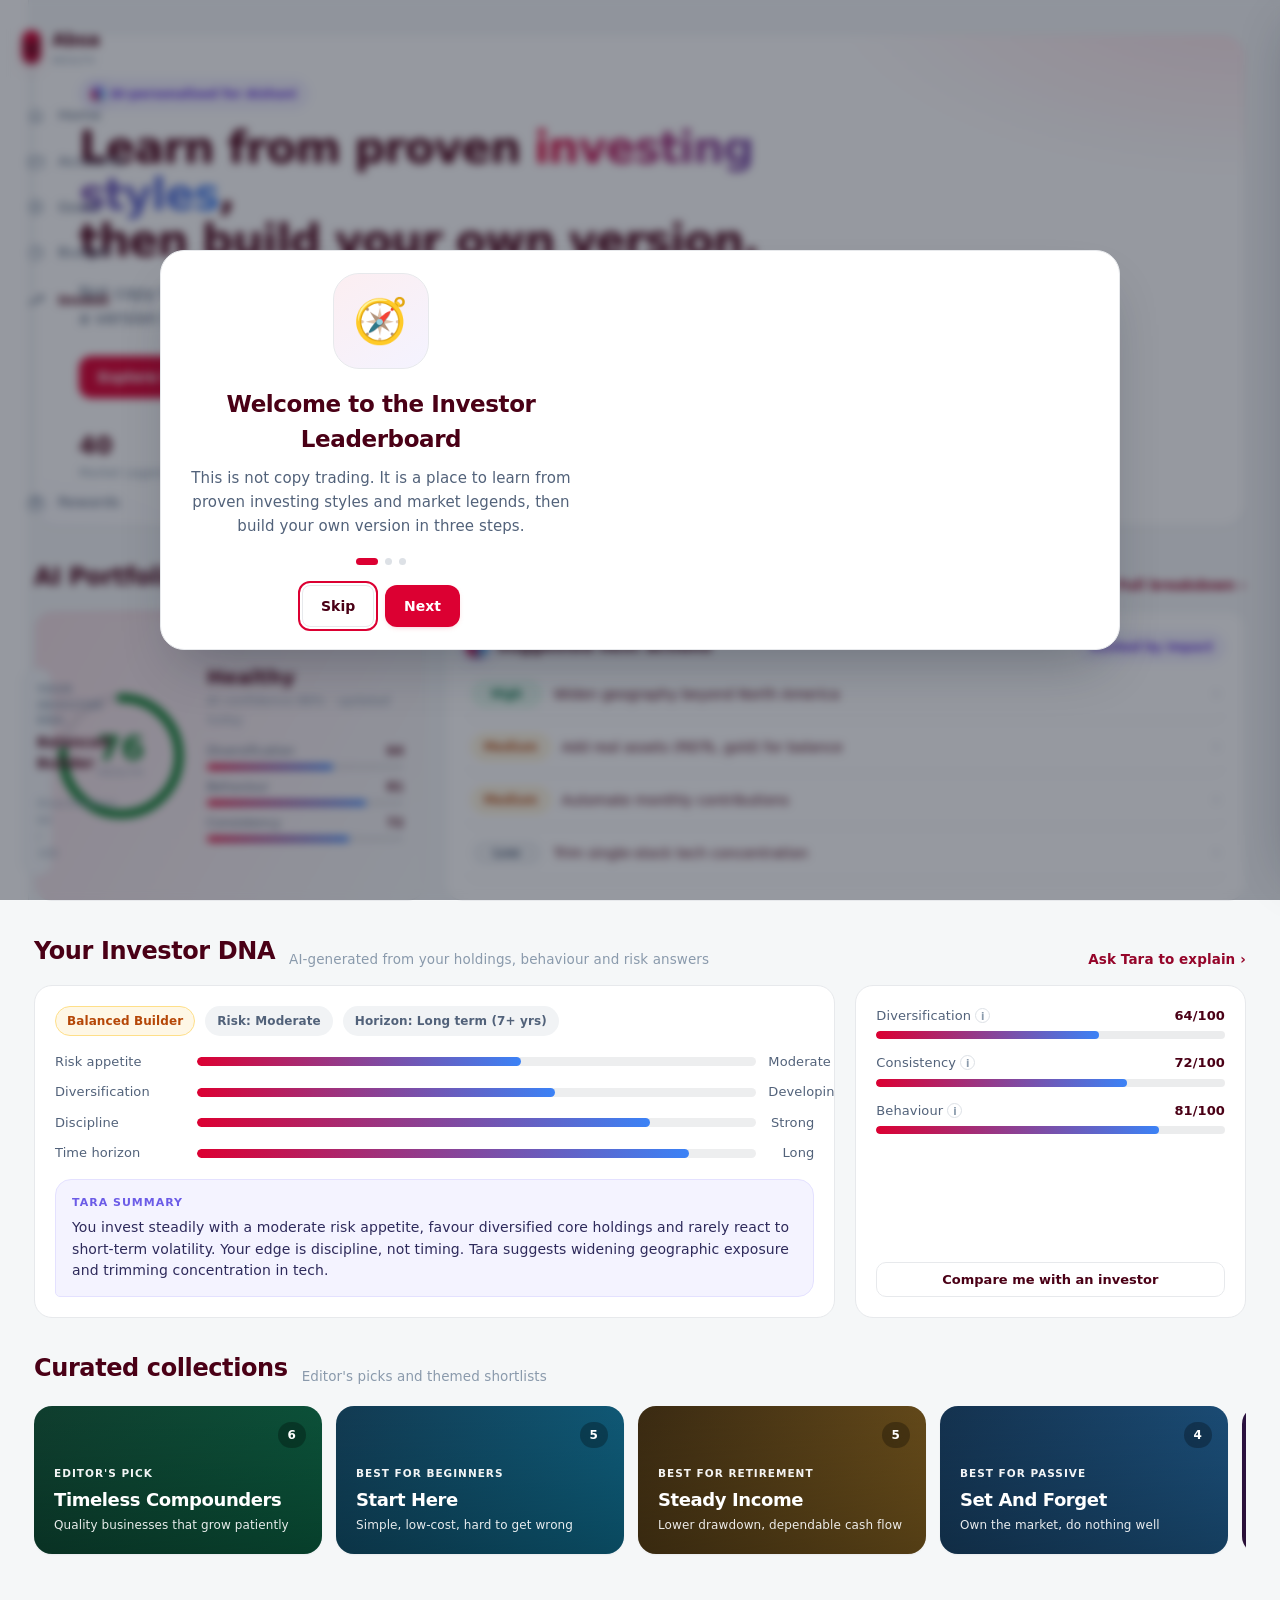
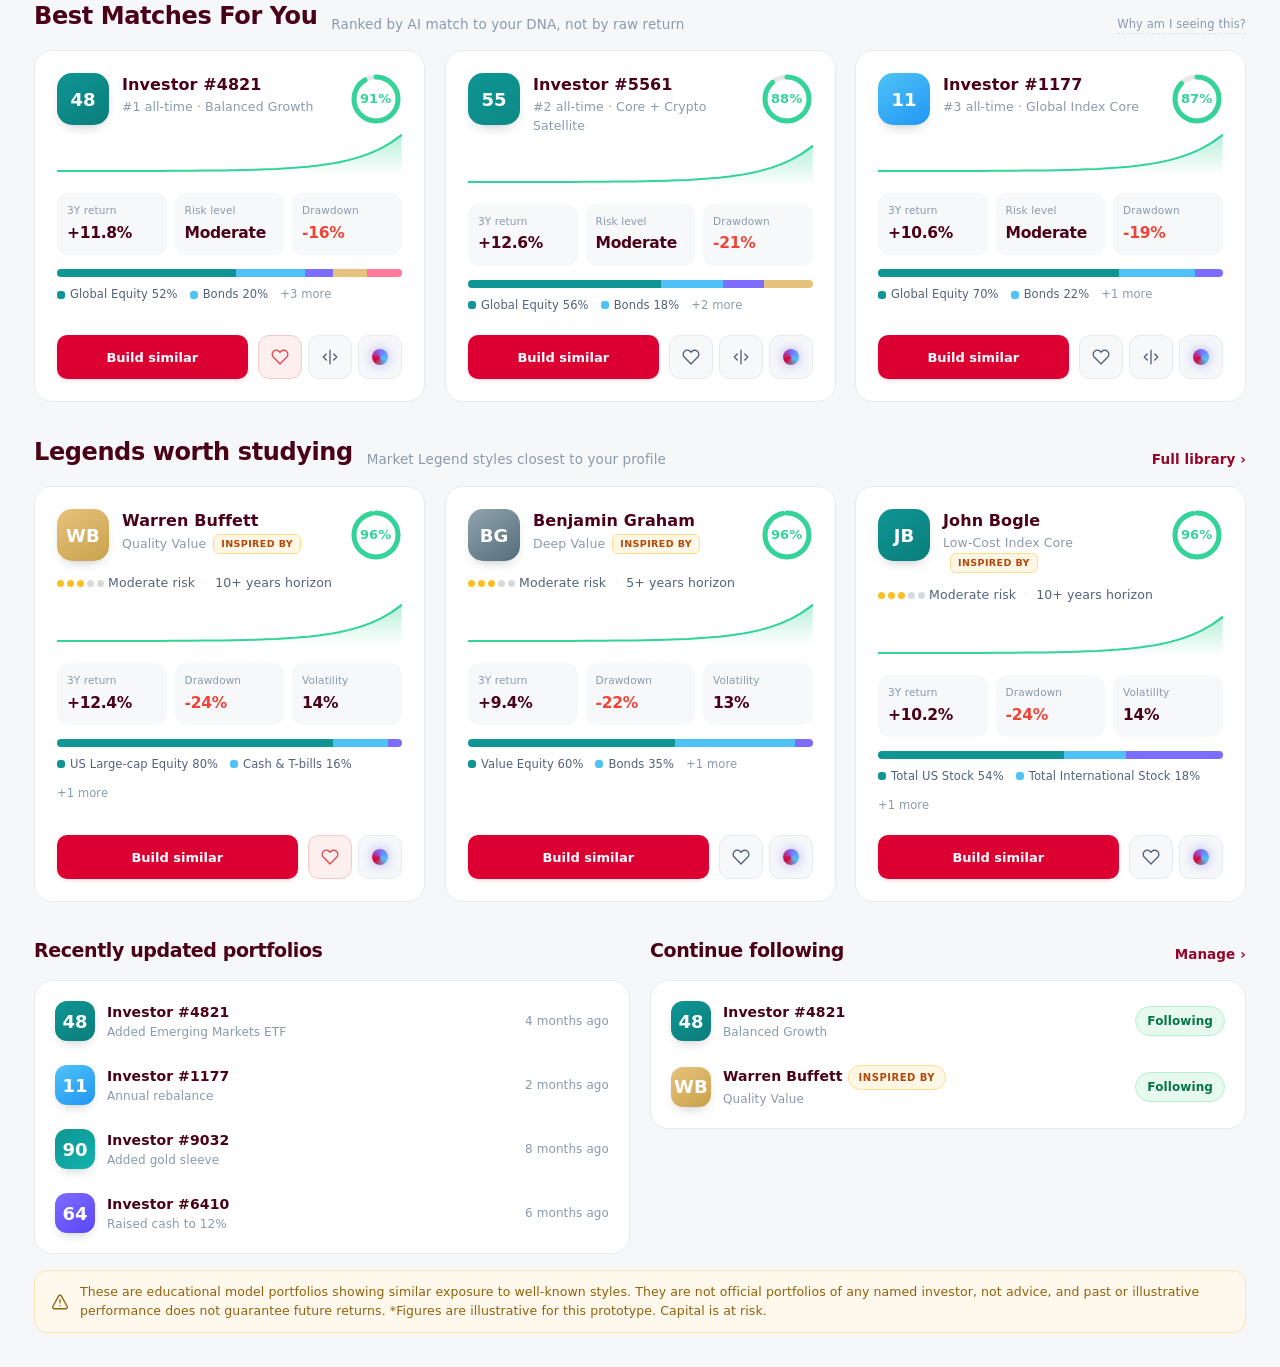
<file: sections/leaderboard/index.html>
<!DOCTYPE html>
<html lang="en">
<head>
<meta charset="UTF-8" />
<meta name="viewport" content="width=device-width, initial-scale=1.0, viewport-fit=cover" />
<title>Absa · Investor Leaderboard</title>
<meta name="description" content="Learn from proven investing styles, then build your own version. A premium, AI-first Absa experience." />
<link rel="icon" type="image/png" sizes="32x32" href="favicon-32.png" />
<link rel="icon" type="image/png" sizes="48x48" href="favicon-48.png" />
<link rel="icon" type="image/svg+xml" href="favicon.svg" />
<link rel="apple-touch-icon" href="apple-touch-icon.png" />
<link rel="preconnect" href="https://fonts.googleapis.com" />
<link rel="preconnect" href="https://fonts.gstatic.com" crossorigin />
<link href="https://fonts.googleapis.com/css2?family=Inter:wght@400;500;600;700;800&display=swap" rel="stylesheet" />
<style>
/* ============================================================
   VAULT22 INVESTOR LEADERBOARD - live-app design system (light)
   Reskinned to match the real Vault22 app. Mock data. Not advice.
   ============================================================ */
:root{
  --teal:#DC0032; --teal-2:#B0113D; --teal-deep:#95052A; --green-soft:#FCEEF1;
  --navy:#4A0016; --navy-2:#5C0620; --navy-3:#77021E;
  --gold:#B54708; --gold-2:#8A5A00;
  --violet:#6C5CE7; --sky:#3B82F6; --rose:#F04438; --amber:#F79009;
  --ink:#4A0016; --ink-soft:#52627A; --ink-mute:#8A9AAC;
  --line:#E7E9EC; --line-2:#DDE1E6;
  --bg-0:#F5F7F8; --bg-1:#FFFFFF; --bg-grad:#F5F7F8;
  --glass:#FFFFFF; --glass-2:#F6F8FA; --glass-hi:#F0F2F5; --tile:#F1F3F5;
  --stroke:#E7E9EC;
  --pos:#12B76A; --neg:#F04438; --warn:#F79009;
  --shadow-sm:0 1px 2px rgba(16,24,40,.05);
  --shadow-md:0 12px 28px -14px rgba(16,24,40,.22);
  --shadow-lg:0 28px 56px -20px rgba(16,24,40,.32);
  --r-xl:24px; --r-lg:18px; --r-md:14px; --r-sm:10px;
  --sp:clamp(16px,2vw,26px);
  --sbw:264px;
}
*{box-sizing:border-box;-webkit-tap-highlight-color:transparent}
html,body{margin:0;padding:0;overflow-x:clip}
body{
  font-family:'Segoe UI',system-ui,-apple-system,'Helvetica Neue',Arial,sans-serif;
  background:var(--bg-grad);color:var(--ink);
  -webkit-font-smoothing:antialiased;line-height:1.5;min-height:100vh;letter-spacing:.1px;
}
a{color:inherit;text-decoration:none}
button{font-family:inherit;cursor:pointer;border:none;background:none;color:inherit}
h1,h2,h3,h4{margin:0;font-weight:700;letter-spacing:-.4px;color:var(--ink)}
::selection{background:rgba(220,0,50,.18)}
::-webkit-scrollbar{width:10px;height:10px}
::-webkit-scrollbar-thumb{background:rgba(10,20,32,.16);border-radius:20px}
::-webkit-scrollbar-track{background:transparent}

/* ---------- layout shell ---------- */
.app{display:grid;grid-template-columns:var(--sbw) 1fr;min-height:100vh}
.sidebar{position:sticky;top:0;height:100vh;padding:20px 14px;display:flex;flex-direction:column;gap:6px;background:#fff;border-right:1px solid var(--line);z-index:40}
.brand{display:flex;align-items:center;gap:11px;padding:6px 8px 18px}
.brand-logo{width:34px;height:34px;border-radius:10px;background:linear-gradient(145deg,var(--teal),var(--teal-deep));display:grid;place-items:center;box-shadow:0 6px 16px -6px rgba(220,0,50,.5)}
.brand-logo svg{width:19px;height:19px}
.brand-name{font-weight:800;font-size:18px;letter-spacing:-.5px;color:var(--ink)}
.brand-name small{display:block;font-size:10px;font-weight:500;color:var(--ink-mute);letter-spacing:.4px;text-transform:uppercase}
.nav{display:flex;flex-direction:column;gap:2px;margin-top:2px}
.nav-label{font-size:10.5px;text-transform:uppercase;letter-spacing:1.2px;color:var(--ink-mute);padding:14px 12px 6px;font-weight:600}
.nav-item{display:flex;align-items:center;gap:12px;padding:11px 12px;border-radius:12px;color:var(--ink-soft);font-weight:500;font-size:14.5px;transition:.2s;position:relative}
.nav-item .ic{width:20px;height:20px;flex:none;opacity:.9;color:var(--ink-mute)}
.nav-item:hover{background:var(--glass-2);color:var(--ink)}
.nav-item:hover .ic{color:var(--ink-soft)}
.nav-item.active{background:var(--green-soft);color:var(--teal-deep);font-weight:600}
.nav-item.active .ic{color:var(--teal);opacity:1}
.nav-item .badge{margin-left:auto;font-size:11px;background:var(--tile);padding:2px 8px;border-radius:20px;color:var(--ink-soft);font-weight:600}
.sidebar-foot{margin-top:auto;padding:12px 8px 4px}
.dna-mini{background:var(--glass-2);border:1px solid var(--line);border-radius:14px;padding:13px 14px}
.dna-mini .t{font-size:10.5px;color:var(--ink-mute);text-transform:uppercase;letter-spacing:.8px;font-weight:600}
.dna-mini .v{font-weight:700;font-size:14px;margin-top:3px}
.dna-mini .bar{height:6px;border-radius:6px;background:rgba(10,20,32,.08);margin-top:9px;overflow:hidden}
.dna-mini .bar>i{display:block;height:100%;border-radius:6px;background:linear-gradient(90deg,var(--teal),var(--sky))}

/* topbar */
.main{min-width:0;display:flex;flex-direction:column}
.appbar{position:sticky;top:0;z-index:35;background:#fff}
.topbar{display:flex;align-items:center;gap:14px;padding:13px clamp(16px,3vw,30px);background:#fff;border-bottom:1px solid var(--line)}
.hamburger{display:none;width:42px;height:42px;border-radius:12px;border:1px solid var(--line);background:#fff;place-items:center;flex:none}
.hamburger svg{width:22px;height:22px;color:var(--ink)}
.hamburger:hover{background:var(--glass-2)}
.search{flex:1;min-width:0;max-width:520px;display:flex;align-items:center;gap:10px;background:var(--tile);border:1px solid transparent;border-radius:12px;padding:10px 14px;transition:.2s}
.search:focus-within{border-color:var(--teal);background:#fff;box-shadow:0 0 0 3px rgba(220,0,50,.12)}
.search svg{width:18px;height:18px;color:var(--ink-mute);flex:none}
.search input{flex:1;min-width:0;background:none;border:none;outline:none;color:var(--ink);font-size:14.5px}
.search input::placeholder{color:var(--ink-mute)}
.search .kbd{font-size:11px;color:var(--ink-mute);border:1px solid var(--line-2);border-radius:6px;padding:1px 6px}
.top-actions{display:flex;align-items:center;gap:10px;margin-left:auto}
.icon-btn{width:42px;height:42px;border-radius:12px;background:#fff;border:1px solid var(--line);display:grid;place-items:center;transition:.2s;position:relative}
.icon-btn:hover{background:var(--glass-2);transform:translateY(-1px)}
.icon-btn svg{width:20px;height:20px;color:var(--ink-soft)}
.icon-btn .dot{position:absolute;top:8px;right:9px;width:8px;height:8px;border-radius:50%;background:var(--rose);box-shadow:0 0 0 3px #fff}
.tara-btn{display:flex;align-items:center;gap:9px;padding:9px 15px;border-radius:12px;background:linear-gradient(100deg,#7C6CFF,#5B8DEF);border:none;font-weight:600;font-size:14px;color:#fff;transition:.2s;box-shadow:0 2px 6px -3px rgba(108,92,231,.3)}
.tara-btn:hover{transform:translateY(-1px);box-shadow:0 12px 26px -10px rgba(108,92,231,.7)}
.tara-orb{width:22px;height:22px;border-radius:50%;background:conic-gradient(from 0deg,#7C6CFF,#4FC3F7,#DC0032,#7C6CFF);box-shadow:0 0 12px rgba(108,92,231,.5);animation:spin 8s linear infinite}
@keyframes spin{to{transform:rotate(360deg)}}
.avatar{width:42px;height:42px;border-radius:12px;display:grid;place-items:center;font-weight:700;color:#fff;background:linear-gradient(145deg,var(--teal),var(--teal-deep));font-size:15px}

/* content */
.content{padding:clamp(18px,3vw,34px);max-width:1320px;width:100%;margin:0 auto;animation:fade .45s ease}
@keyframes fade{from{opacity:0;transform:translateY(8px)}to{opacity:1;transform:none}}
.view{display:none}
.view.active{display:block}

/* reusable */
.glass{background:#fff;border:1px solid var(--line);border-radius:var(--r-lg)}
.section-head{display:flex;align-items:flex-end;gap:14px;margin:32px 0 16px}
.section-head h2{font-size:clamp(19px,2.4vw,24px)}
.section-head .sub{color:var(--ink-mute);font-size:13.5px;margin-top:3px}
.section-head .link{margin-left:auto;color:var(--teal-deep);font-weight:600;font-size:13.5px;display:flex;align-items:center;gap:5px;white-space:nowrap;cursor:pointer}
.section-head .link:hover{color:var(--teal)}
.pill{display:inline-flex;align-items:center;gap:6px;font-size:12px;font-weight:600;padding:5px 11px;border-radius:20px;background:var(--tile);border:1px solid transparent;color:var(--ink-soft);white-space:nowrap}
.pill.pos{background:#E7F8EF;color:#067647;border-color:#B6F0D0}
.pill.neg{background:#FEF3F2;color:#B42318;border-color:#FECDCA}
.pill.gold{background:#FEF7E6;color:#B54708;border-color:#FEDF89}
.pill.violet{background:#F4F3FF;color:#5925DC;border-color:#D9D6FE}
.pill.shariah{background:#FCEEF1;color:#067A5B;border-color:#A6F4C5}
.chip-row{display:flex;gap:9px;flex-wrap:wrap}
.chip{padding:8px 14px;border-radius:11px;background:#fff;border:1px solid var(--line);font-size:13px;font-weight:500;color:var(--ink-soft);transition:.18s;white-space:nowrap}
.chip:hover{background:var(--glass-2);color:var(--ink);border-color:var(--line-2)}
.chip.on{background:var(--green-soft);color:var(--teal-deep);border-color:rgba(220,0,50,.4);font-weight:600}
.btn{display:inline-flex;align-items:center;justify-content:center;gap:8px;padding:12px 18px;border-radius:12px;font-weight:600;font-size:14px;transition:.2s;border:1px solid transparent}
.btn:hover{transform:translateY(-1px)}
.btn-primary{background:var(--teal);color:#fff;box-shadow:0 2px 6px -3px rgba(220,0,50,.35)}
.btn-primary:hover{background:var(--teal-2)}
.btn-ghost{background:#fff;border-color:var(--line);color:var(--ink)}
.btn-ghost:hover{background:var(--glass-2);border-color:var(--line-2)}
.btn-tara{background:#F4F3FF;border-color:#D9D6FE;color:#5925DC}
.btn-tara:hover{background:#EDEBFF}
.btn-block{width:100%}
.btn-sm{padding:9px 13px;font-size:13px;border-radius:10px}
.grid{display:grid;gap:clamp(14px,1.8vw,20px)}
.metric{display:flex;flex-direction:column;gap:2px}
.metric .k{font-size:11.5px;color:var(--ink-mute);display:flex;align-items:center;gap:5px}
.metric .val{font-size:16px;font-weight:700;color:var(--ink)}
.help{width:15px;height:15px;border-radius:50%;border:1px solid var(--line-2);display:inline-grid;place-items:center;font-size:10px;color:var(--ink-mute);cursor:help;font-weight:700}
.help:hover{border-color:var(--teal);color:var(--teal)}
.dnum{font-variant-numeric:tabular-nums}

/* hero */
.hero{position:relative;overflow:hidden;border-radius:var(--r-xl);padding:clamp(26px,4vw,44px);margin-bottom:8px;background:#fff;border:1px solid var(--line);box-shadow:var(--shadow-sm)}
.hero::after{content:"";position:absolute;inset:0;background:radial-gradient(700px 320px at 100% -10%,rgba(220,0,50,.12),transparent 60%),radial-gradient(500px 260px at -5% 120%,rgba(108,92,231,.08),transparent 60%);pointer-events:none}
.hero-inner{position:relative;z-index:2;max-width:760px}
.hero h1{font-size:clamp(28px,4.4vw,44px);line-height:1.06;letter-spacing:-1.2px;color:var(--ink)}
.hero h1 .g{background:linear-gradient(100deg,var(--teal),var(--sky));-webkit-background-clip:text;background-clip:text;-webkit-text-fill-color:transparent}
.hero p{color:var(--ink-soft);font-size:clamp(14px,1.7vw,17px);margin:16px 0 24px;max-width:620px}
.hero-cta{display:flex;gap:12px;flex-wrap:wrap}
.hero-stats{display:flex;gap:26px;flex-wrap:wrap;margin-top:30px}
.hero-stats .s .n{font-size:24px;font-weight:800;color:var(--ink)}
.hero-stats .s .l{font-size:12px;color:var(--ink-mute)}

/* cards */
.card{background:#fff;border:1px solid var(--line);border-radius:var(--r-lg);padding:20px;transition:.24s;position:relative;overflow:hidden}
.card.lift{will-change:transform}
.card.lift:hover{transform:translateY(-4px);border-color:var(--line-2);box-shadow:var(--shadow-md)}
.card-sheen::before{content:"";position:absolute;top:0;left:0;right:0;height:2px;background:linear-gradient(90deg,transparent,rgba(220,0,50,.25),transparent)}

/* investor / legend card */
.inv-card{cursor:pointer}
.inv-top{display:flex;align-items:center;gap:13px}
.inv-ava{width:52px;height:52px;border-radius:14px;display:grid;place-items:center;font-weight:800;font-size:18px;color:#fff;flex:none;box-shadow:0 6px 14px -8px rgba(16,24,40,.4)}
.inv-name{font-weight:700;font-size:16px;display:flex;align-items:center;gap:7px;color:var(--ink)}
.inv-sub{font-size:12.5px;color:var(--ink-mute);margin-top:1px}
.match-ring{margin-left:auto;width:52px;height:52px;flex:none;position:relative}
.match-ring .lbl{position:absolute;inset:0;display:grid;place-items:center;font-size:13px;font-weight:800}
.inv-mets{display:grid;grid-template-columns:1fr 1fr 1fr;gap:12px;margin:16px 0}
.spark{height:44px;width:100%;margin:6px 0 4px}
.inv-tags{display:flex;gap:7px;flex-wrap:wrap;margin:12px 0}
.cta-row{display:flex;gap:8px;margin-top:14px;flex-wrap:wrap}
.cta-row .btn{flex:1;min-width:0}

/* pie */
.pie-wrap{display:flex;align-items:center;gap:16px}
.pie-legend{display:flex;flex-direction:column;gap:6px;font-size:12.5px;min-width:0}
.pie-legend .li{display:flex;align-items:center;gap:8px}
.pie-legend .dot{width:9px;height:9px;border-radius:3px;flex:none}
.pie-legend .li .pc{margin-left:auto;color:var(--ink-mute);font-variant-numeric:tabular-nums}

/* bars */
.hbar{display:flex;flex-direction:column;gap:11px}
.hbar .row{display:grid;grid-template-columns:130px 1fr 46px;align-items:center;gap:12px;font-size:13px;color:var(--ink-soft)}
.hbar .track{height:9px;border-radius:8px;background:rgba(10,20,32,.07);overflow:hidden}
.hbar .track>i{display:block;height:100%;border-radius:8px;background:linear-gradient(90deg,var(--teal),var(--sky));transition:width .8s cubic-bezier(.2,.7,.2,1)}
.hbar .num{text-align:right;color:var(--ink-soft);font-variant-numeric:tabular-nums}

/* badges gamification */
.badge-tile{display:flex;gap:12px;align-items:center;padding:14px;border-radius:14px;background:#fff;border:1px solid var(--line)}
.badge-ic{width:44px;height:44px;border-radius:12px;display:grid;place-items:center;font-size:22px;flex:none;background:#FEF7E6;border:1px solid #FEDF89}
.badge-tile.locked{opacity:.5;filter:grayscale(.4)}
.badge-tile .bt{font-weight:600;font-size:13.5px;color:var(--ink)}
.badge-tile .bd{font-size:11.5px;color:var(--ink-mute)}

/* modal / drawer */
.scrim{position:fixed;inset:0;background:rgba(16,24,40,.44);backdrop-filter:blur(4px);-webkit-backdrop-filter:blur(4px);z-index:80;opacity:0;pointer-events:none;transition:.28s}
.scrim.show{opacity:1;pointer-events:auto}
.modal{position:fixed;z-index:90;top:50%;left:50%;transform:translate(-50%,-46%);width:min(960px,94vw);max-height:90vh;overflow:auto;background:#fff;border:1px solid var(--line);border-radius:var(--r-xl);box-shadow:var(--shadow-lg);opacity:0;pointer-events:none;transition:.3s cubic-bezier(.2,.8,.2,1)}
.modal.show{opacity:1;pointer-events:auto;transform:translate(-50%,-50%)}
.modal-head{position:sticky;top:0;display:flex;align-items:center;gap:12px;padding:18px 22px;background:rgba(255,255,255,.92);backdrop-filter:blur(8px);border-bottom:1px solid var(--line);z-index:3}
.modal-head h3{font-size:18px;flex:1;min-width:0;color:var(--ink)}
.modal-body{padding:22px}
.close-x{width:38px;height:38px;border-radius:11px;background:var(--glass-2);border:1px solid var(--line);display:grid;place-items:center;flex:none}
.close-x:hover{background:var(--tile)}
.close-x svg{width:18px;height:18px;color:var(--ink-soft)}

/* Tara side panel */
.tara-panel{position:fixed;top:0;right:0;height:100vh;width:min(420px,92vw);z-index:95;transform:translateX(102%);transition:.34s cubic-bezier(.2,.8,.2,1);background:#fff;border-left:1px solid var(--line);display:flex;flex-direction:column;box-shadow:-24px 0 50px -30px rgba(16,24,40,.3)}
.tara-panel.show{transform:none}
.tara-head{display:flex;align-items:center;gap:12px;padding:20px;border-bottom:1px solid var(--line)}
.tara-head .tara-orb{width:34px;height:34px}
.tara-head .tn{font-weight:700;font-size:16px}
.tara-head .ts{font-size:12px;color:var(--ink-mute)}
.tara-body{flex:1;overflow:auto;padding:18px;display:flex;flex-direction:column;gap:14px}
.tara-msg{background:#F4F3FF;border:1px solid #E4E1FF;border-radius:16px 16px 16px 5px;padding:14px 16px;font-size:14px;line-height:1.55;color:#2E2A5B}
.tara-msg.you{background:var(--glass-2);border-color:var(--line);border-radius:16px 16px 5px 16px;align-self:flex-end;max-width:85%;color:var(--ink)}
.tara-msg .h{font-size:11px;text-transform:uppercase;letter-spacing:1px;color:#6C5CE7;margin-bottom:6px;font-weight:700}
.tara-sugs{display:flex;flex-direction:column;gap:8px;padding:14px 18px;border-top:1px solid var(--line)}
.tara-sug{text-align:left;padding:11px 14px;border-radius:11px;background:var(--glass-2);border:1px solid var(--line);font-size:13px;color:var(--ink-soft);transition:.18s}
.tara-sug:hover{background:#F4F3FF;color:#5925DC;border-color:#D9D6FE}

/* tooltip */
.tip{position:fixed;z-index:120;max-width:300px;padding:13px 15px;border-radius:12px;background:#fff;border:1px solid var(--line-2);box-shadow:var(--shadow-md);font-size:13px;line-height:1.5;color:var(--ink-soft);opacity:0;pointer-events:none;transform:translateY(4px);transition:.18s}
.tip.show{opacity:1;transform:none}
.tip .tt{font-weight:700;color:var(--ink);margin-bottom:5px;font-size:13.5px;display:flex;align-items:center;gap:6px}
.tip .tara-line{margin-top:9px;padding-top:9px;border-top:1px solid var(--line);color:#6C5CE7;font-size:12.5px;display:flex;gap:7px}

/* toast */
.toast-wrap{position:fixed;bottom:22px;left:50%;transform:translateX(-50%);z-index:130;display:flex;flex-direction:column;gap:10px;align-items:center}
.toast{background:var(--ink);border:1px solid var(--navy-2);border-radius:13px;padding:13px 18px;font-size:13.5px;color:#fff;box-shadow:var(--shadow-md);display:flex;align-items:center;gap:10px;animation:pop .3s ease}
@keyframes pop{from{opacity:0;transform:translateY(12px)}to{opacity:1;transform:none}}
.toast .i{width:22px;height:22px;border-radius:50%;background:rgba(220,0,50,.25);display:grid;place-items:center;color:var(--teal-2);flex:none}

/* stepper */
.steps{display:flex;gap:8px;margin-bottom:22px}
.steps .st{flex:1;text-align:center}
.steps .st .n{width:34px;height:34px;border-radius:50%;margin:0 auto 8px;display:grid;place-items:center;font-weight:700;background:var(--tile);border:1px solid var(--line);font-size:14px;color:var(--ink-soft);transition:.25s}
.steps .st .l{font-size:12px;color:var(--ink-mute)}
.steps .st.on .n{background:var(--teal);color:#fff;border-color:transparent;box-shadow:0 8px 18px -8px rgba(220,0,50,.6)}
.steps .st.on .l{color:var(--ink);font-weight:600}
.steps .st.done .n{background:var(--green-soft);color:var(--teal-deep);border-color:rgba(220,0,50,.35)}
.seg{display:flex;background:var(--tile);border:1px solid var(--line);border-radius:12px;padding:5px;gap:5px}
.seg button{flex:1;padding:11px;border-radius:9px;font-size:13px;font-weight:600;color:var(--ink-soft);transition:.18s}
.seg button.on{background:#fff;color:var(--teal-deep);box-shadow:var(--shadow-sm)}
.toggle-row{display:flex;align-items:center;justify-content:space-between;padding:14px 16px;border-radius:13px;background:#fff;border:1px solid var(--line);margin-bottom:10px}
.sw{width:46px;height:27px;border-radius:20px;background:rgba(10,20,32,.16);position:relative;transition:.22s;flex:none}
.sw::after{content:"";position:absolute;top:3px;left:3px;width:21px;height:21px;border-radius:50%;background:#fff;box-shadow:var(--shadow-sm);transition:.22s}
.sw.on{background:var(--teal)}
.sw.on::after{left:22px}
.amount-in{display:flex;align-items:center;gap:10px;background:var(--tile);border:1px solid var(--line);border-radius:14px;padding:16px 18px;font-size:26px;font-weight:700}
.amount-in span{color:var(--ink-mute)}
.amount-in input{flex:1;background:none;border:none;outline:none;color:var(--ink);font-size:26px;font-weight:700;font-family:inherit;width:100%}
.quick-amt{display:flex;gap:8px;flex-wrap:wrap;margin-top:12px}

/* compliance banner */
.disclaimer{display:flex;align-items:center;gap:11px;padding:12px 16px;border-radius:13px;background:#FFF8EC;border:1px solid #FCE4B6;font-size:12.5px;color:#93610B;margin-top:16px;line-height:1.45}
.disclaimer svg{width:18px;height:18px;flex:none}
.inspired-tag{position:absolute;top:14px;right:14px;font-size:10px;font-weight:700;letter-spacing:.5px;text-transform:uppercase;padding:4px 10px;border-radius:20px;background:#FEF7E6;color:#B54708;border:1px solid #FEDF89}

/* mobile nav */
.mobile-top{display:none}
.mnav{display:none}

/* responsive: sidebar becomes a slide-in drawer (same nav as desktop, native app pattern) */
.nav-scrim{display:none}
@media(max-width:1080px){
  .app{grid-template-columns:1fr}
  .sidebar{position:fixed;top:0;left:0;height:100vh;width:min(300px,86vw);transform:translateX(-104%);transition:transform .3s cubic-bezier(.2,.8,.2,1);box-shadow:24px 0 50px -30px rgba(16,24,40,.3);z-index:70}
  .sidebar.open{transform:none}
  .hamburger{display:grid}
  .nav-scrim{display:block;position:fixed;inset:0;background:rgba(16,24,40,.42);z-index:65;opacity:0;pointer-events:none;transition:.28s}
  .nav-scrim.show{opacity:1;pointer-events:auto}
  .content{padding-bottom:40px}
  .topbar .search{max-width:none}
}
@media(max-width:640px){
  .inv-mets{grid-template-columns:1fr 1fr}
  .hero-stats{gap:18px}
  .modal{width:100vw;max-height:100vh;height:100vh;top:0;left:0;transform:translateY(6%);border-radius:0}
  .modal.show{transform:none}
  /* on mobile the "Ask Tara" button becomes a clean icon control (orb on white), consistent with the bell/avatar, so it never reads as an unlabelled blob */
  .topbar .tara-btn span:not(.tara-orb){display:none}
  .topbar .tara-btn{background:#fff;border:1px solid var(--line);box-shadow:none;padding:0;width:42px;height:42px;justify-content:center;flex:none}
  .topbar .tara-btn:hover{box-shadow:none;transform:translateY(-1px)}
}
.cols-2{grid-template-columns:repeat(2,1fr)}
.cols-3{grid-template-columns:repeat(3,1fr)}
.cols-4{grid-template-columns:repeat(4,1fr)}
.auto-cards{grid-template-columns:repeat(auto-fill,minmax(310px,1fr))}
.auto-wide{grid-template-columns:repeat(auto-fill,minmax(360px,1fr))}
@media(max-width:900px){.cols-3,.cols-4{grid-template-columns:1fr 1fr}.compare-grid{grid-template-columns:1fr!important}}
@media(max-width:560px){.cols-2,.cols-3,.cols-4,.auto-cards,.auto-wide{grid-template-columns:1fr}}
@media(max-width:420px){.kbd{display:none}}
.skeleton{background:linear-gradient(90deg,rgba(10,20,32,.05),rgba(10,20,32,.09),rgba(10,20,32,.05));background-size:200% 100%;animation:sk 1.3s infinite;border-radius:8px}
@keyframes sk{to{background-position:-200% 0}}

/* ============ interactions, charts, a11y, delight ============ */
:focus{outline:none}
:focus-visible,a:focus-visible,button:focus-visible,input:focus-visible,[tabindex]:focus-visible{outline:2px solid var(--teal);outline-offset:2px;border-radius:8px}
.skip-link{position:fixed;top:-60px;left:12px;z-index:200;background:var(--teal);color:#fff;padding:10px 16px;border-radius:10px;font-weight:700;transition:.2s}
.skip-link:focus{top:12px}
.btn{will-change:transform}
.btn:active{transform:translateY(0) scale(.97)}
.chip:active,.icon-btn:active{transform:scale(.95)}
.card.lift:hover{transform:translateY(-5px) scale(1.004)}
.inv-ava{transition:.3s cubic-bezier(.2,.8,.2,1)}
.card.lift:hover .inv-ava{transform:scale(1.05) rotate(-2deg)}
.nav-item .ic{transition:transform .25s,color .2s}
.nav-item:hover .ic{transform:translateX(1px) scale(1.08)}
@media(hover:none),(pointer:coarse){.chip{padding:11px 16px}.icon-btn{width:46px;height:46px}.mnav a{min-height:52px}.help{width:20px;height:20px}}
.chart-shell{position:relative}
.chart-shell svg{display:block;cursor:crosshair}
.tf-row{display:inline-flex;gap:4px;background:var(--tile);border:1px solid var(--line);border-radius:11px;padding:4px}
.tf-row button{padding:6px 12px;border-radius:8px;font-size:12px;font-weight:600;color:var(--ink-mute);transition:.2s}
.tf-row button.on{background:#fff;color:var(--teal-deep);box-shadow:var(--shadow-sm)}
.tf-row button:hover:not(.on){color:var(--ink)}
.crosshair{position:absolute;top:0;bottom:18px;width:1px;background:rgba(10,20,32,.28);pointer-events:none;opacity:0;transition:opacity .15s}
.chart-dot{position:absolute;width:10px;height:10px;border-radius:50%;background:var(--teal);box-shadow:0 0 0 4px rgba(220,0,50,.2),0 0 12px rgba(220,0,50,.5);transform:translate(-50%,-50%);pointer-events:none;opacity:0;transition:opacity .15s}
.chart-tip{position:absolute;transform:translate(-50%,-115%);background:var(--ink);color:#fff;border-radius:9px;padding:6px 10px;font-size:12px;pointer-events:none;opacity:0;transition:opacity .15s;white-space:nowrap;box-shadow:var(--shadow-md);z-index:5}
.chart-tip b{color:#fff}
@keyframes donutIn{from{transform:scale(.7) rotate(-30deg);opacity:0}to{transform:none;opacity:1}}
.donut-anim{animation:donutIn .55s cubic-bezier(.2,.8,.2,1)}
.rng{-webkit-appearance:none;appearance:none;width:100%;height:6px;border-radius:8px;background:rgba(10,20,32,.12);outline:none;margin:6px 0}
.rng::-webkit-slider-thumb{-webkit-appearance:none;width:22px;height:22px;border-radius:50%;background:#fff;box-shadow:0 2px 6px rgba(16,24,40,.25),0 0 0 4px rgba(220,0,50,.25);cursor:grab;transition:.15s}
.rng::-webkit-slider-thumb:active{cursor:grabbing;transform:scale(1.12);box-shadow:0 3px 10px rgba(16,24,40,.3),0 0 0 6px rgba(220,0,50,.32)}
.rng::-moz-range-thumb{width:22px;height:22px;border:none;border-radius:50%;background:#fff;box-shadow:0 0 0 4px rgba(220,0,50,.25);cursor:grab}
.slider-val{font-weight:800;font-variant-numeric:tabular-nums;color:var(--ink)}
.slider-lab{display:flex;justify-content:space-between;font-size:12.5px;color:var(--ink-mute);margin-top:2px}
.meter{height:10px;border-radius:10px;background:rgba(10,20,32,.08);overflow:hidden}
.meter>i{display:block;height:100%;border-radius:10px;transition:width .5s cubic-bezier(.2,.8,.2,1),background .4s}
.heat-grid{display:grid;gap:4px}
.heat-cell{border-radius:6px;aspect-ratio:1;display:grid;place-items:center;font-size:10px;font-weight:700;color:#fff;transition:.3s;cursor:default}
.heat-cell:hover{transform:scale(1.08);z-index:2}
.tara-float{position:fixed;right:22px;bottom:22px;z-index:70;max-width:330px;display:flex;gap:11px;align-items:flex-start;padding:14px 15px;border-radius:18px;background:#fff;border:1px solid #D9D6FE;box-shadow:0 24px 50px -20px rgba(16,24,40,.28),0 0 40px -24px rgba(108,92,231,.4);transform:translateY(140%) scale(.9);opacity:0;transition:.42s cubic-bezier(.2,.9,.2,1)}
.tara-float.show{transform:none;opacity:1}
.tara-float .msg{font-size:13px;line-height:1.5;color:var(--ink)}
.tara-float .msg b{color:var(--ink)}
.tara-float .acts{display:flex;gap:8px;margin-top:9px}
.tara-float .fx{background:none;border:none;color:var(--ink-mute);font-size:16px;line-height:1;padding:0 2px;flex:none}
.tara-float button.mini{font-size:12px;font-weight:700;padding:6px 11px;border-radius:9px}
@media(max-width:1080px){.tara-float{bottom:84px;right:12px;left:12px;max-width:none}}
.why{display:inline-flex;align-items:center;gap:5px;font-size:11.5px;color:var(--ink-mute);cursor:pointer;transition:.2s;border-bottom:1px dashed var(--line-2)}
.why:hover{color:var(--sky)}
.coach-card{max-width:440px;text-align:center}
.coach-illus{width:96px;height:96px;margin:0 auto 18px;border-radius:26px;display:grid;place-items:center;font-size:44px;background:linear-gradient(145deg,var(--green-soft),#F4F3FF);border:1px solid var(--line);animation:floaty 3s ease-in-out infinite}
@keyframes floaty{0%,100%{transform:translateY(0)}50%{transform:translateY(-7px)}}
.coach-dots{display:flex;gap:7px;justify-content:center;margin:20px 0}
.coach-dots span{width:7px;height:7px;border-radius:50%;background:var(--line-2);transition:.3s}
.coach-dots span.on{background:var(--teal);width:22px;border-radius:6px}
.success-check{width:84px;height:84px;margin:0 auto 6px}
.success-check circle{stroke-dasharray:200;stroke-dashoffset:200;animation:draw .6s .1s forwards cubic-bezier(.6,.2,.2,1)}
.success-check path{stroke-dasharray:60;stroke-dashoffset:60;animation:draw .4s .5s forwards cubic-bezier(.6,.2,.2,1)}
@keyframes draw{to{stroke-dashoffset:0}}
.confetti{position:fixed;inset:0;pointer-events:none;z-index:140;overflow:hidden}
.confetti i{position:absolute;top:-14px;width:9px;height:14px;border-radius:2px;opacity:.9;animation:fall linear forwards}
@keyframes fall{to{transform:translateY(105vh) rotate(680deg);opacity:.2}}
.rail{display:flex;gap:14px;overflow-x:auto;padding:4px 2px 12px;scroll-snap-type:x mandatory;-webkit-overflow-scrolling:touch;scrollbar-width:none}
.rail::-webkit-scrollbar{display:none}
.coll{scroll-snap-align:start;flex:none;width:288px;border-radius:var(--r-lg);padding:20px;position:relative;overflow:hidden;cursor:pointer;color:#fff;transition:.28s;min-height:148px;display:flex;flex-direction:column;justify-content:flex-end;box-shadow:var(--shadow-sm)}
.coll:hover{transform:translateY(-4px);box-shadow:var(--shadow-md)}
.coll::after{content:"";position:absolute;inset:0;background:linear-gradient(180deg,transparent,rgba(0,0,0,.32));z-index:1}
.coll .ct{position:relative;z-index:2}
.coll .tag{font-size:10.5px;text-transform:uppercase;letter-spacing:1px;font-weight:700;opacity:.95}
.coll .nm{font-size:18px;font-weight:800;margin-top:4px;letter-spacing:-.4px}
.coll .ds{font-size:12px;opacity:.9;margin-top:3px}
.coll .cnt{position:absolute;top:16px;right:16px;z-index:2;font-size:12px;font-weight:700;background:rgba(0,0,0,.28);backdrop-filter:blur(6px);padding:4px 10px;border-radius:20px}
.rv-strip{display:flex;gap:10px;overflow-x:auto;padding-bottom:6px;scrollbar-width:none}
.rv-strip::-webkit-scrollbar{display:none}
.rv{flex:none;display:flex;flex-direction:column;align-items:center;gap:7px;width:78px;cursor:pointer;text-align:center}
.rv:hover .inv-ava{transform:scale(1.08)}
.rv .lb{font-size:11px;color:var(--ink-soft);line-height:1.2;max-width:78px;overflow:hidden;text-overflow:ellipsis;white-space:nowrap}
.health-ring{position:relative;width:132px;height:132px;flex:none}
.health-ring .lbl{position:absolute;inset:0;display:flex;flex-direction:column;align-items:center;justify-content:center}
.health-ring .lbl .n{font-size:34px;font-weight:800;line-height:1}
.health-ring .lbl .s{font-size:10.5px;color:var(--ink-mute);text-transform:uppercase;letter-spacing:1px}
.pill,.chip,.btn,.nav-item,.tf-row button,.seg button{transition:.24s cubic-bezier(.2,.8,.2,1)}
.sk-card{border-radius:var(--r-lg);height:320px;background:#fff;border:1px solid var(--line);padding:20px;display:flex;flex-direction:column;gap:14px}
.sk-line{height:12px;border-radius:6px}
@media(prefers-reduced-motion:reduce){
  *,*::before,*::after{animation-duration:.001ms!important;animation-iteration-count:1!important;transition-duration:.001ms!important;scroll-behavior:auto!important}
  .tara-orb{animation:none!important}
  .coach-illus{animation:none!important}
}
.cv{content-visibility:auto;contain-intrinsic-size:340px}

/* ============ premium card system (refined density) ============ */
.inv-card{display:flex;flex-direction:column;padding:22px}
.inv-card .inv-top{align-items:flex-start}
.kpi-row{display:grid;grid-template-columns:repeat(3,1fr);gap:8px;margin:14px 0 12px}
.kpi{background:var(--glass-2);border-radius:11px;padding:10px 10px;min-width:0}
.kpi .kl{font-size:10.5px;color:var(--ink-mute);letter-spacing:.1px;white-space:nowrap;overflow:hidden;text-overflow:ellipsis}
.kpi .kv{font-size:15.5px;font-weight:700;font-variant-numeric:tabular-nums;margin-top:3px;letter-spacing:-.3px;white-space:nowrap;overflow:hidden;text-overflow:ellipsis}
.alloc{margin:2px 0 15px}
.alloc-bar{display:flex;height:8px;border-radius:6px;overflow:hidden;background:var(--glass-2)}
.alloc-bar .seg-i{display:block;height:100%;transition:width .7s cubic-bezier(.2,.8,.2,1)}
.alloc-legend{display:flex;gap:12px;margin-top:9px;font-size:11.5px;color:var(--ink-soft);flex-wrap:wrap}
.alloc-legend .al-k{display:inline-flex;align-items:center;gap:5px}
.alloc-legend .al-k i{width:8px;height:8px;border-radius:3px;display:inline-block;flex:none}
.alloc-legend .al-more{color:var(--ink-mute)}
.tag-line{display:flex;align-items:center;gap:8px;flex-wrap:wrap;font-size:12.5px;color:var(--ink-soft);margin:13px 0 2px}
.tag-line .dotsep{color:var(--line-2)}
.strat-explain{font-size:13px;color:var(--ink-soft);line-height:1.5;margin:13px 0 2px;display:-webkit-box;-webkit-line-clamp:2;-webkit-box-orient:vertical;overflow:hidden}
.card-foot{display:flex;align-items:center;gap:10px;margin-top:auto;padding-top:6px}
.card-foot .btn-primary{flex:1}
.icon-acts{display:flex;gap:6px}
.icon-mini{width:44px;height:44px;border-radius:11px;background:var(--glass-2);border:1px solid var(--line);display:grid;place-items:center;color:var(--ink-soft);transition:.2s cubic-bezier(.2,.8,.2,1)}
.icon-mini svg{width:18px;height:18px}
.icon-mini:hover{background:var(--tile);color:var(--ink);transform:translateY(-1px)}
.icon-mini:active{transform:scale(.94)}
/* unify card footer control heights (primary CTA == icon buttons) */
.card-foot .btn-sm{height:44px;padding-top:0;padding-bottom:0}
/* inline "Inspired by" chip (replaces the floating badge so it never overlaps the match ring) */
.tag-inline{display:inline-flex;align-items:center;font-size:9.5px;font-weight:700;letter-spacing:.4px;text-transform:uppercase;color:#B54708;background:#FEF7E6;border:1px solid #FEDF89;padding:2px 7px;border-radius:6px;margin-left:7px;vertical-align:middle;white-space:nowrap}
.icon-mini.on{background:#FEEFEF;border-color:#F7C8C8;color:#E5484D}
.icon-mini.tara:hover{background:#F4F3FF;border-color:#D9D6FE;color:#5925DC}
/* consistent, smooth list-row hover (replaces inline handlers) */
.hoverable{cursor:pointer;transition:background .18s ease;border-radius:12px}
.hoverable:hover{background:var(--glass-2)}
@media(hover:none),(pointer:coarse){.icon-mini{width:44px;height:44px}}

@media(max-width:360px){
  .content{padding:14px 12px 90px}
  .hero{padding:22px 18px}
  .inv-mets{grid-template-columns:1fr 1fr;gap:10px}
  .amount-in{font-size:22px}.amount-in input{font-size:22px}
  .hero h1{font-size:26px}
  .inv-card{padding:18px}
  .kpi .kv{font-size:15px}
}

/* ============ Vault22 app-shell integration (Invest > Leaderboard) ============ */
.nav-sec{font-size:10.5px;text-transform:uppercase;letter-spacing:1.2px;color:var(--ink-mute);padding:16px 12px 6px;font-weight:600}
.nav-group{margin-top:2px}
.nav-parent{display:flex;align-items:center;gap:12px;padding:11px 12px;border-radius:12px;color:var(--ink);font-weight:600;font-size:14.5px;cursor:pointer;transition:.2s;user-select:none}
.nav-parent:hover{background:var(--glass-2)}
.nav-parent .ic{width:20px;height:20px;flex:none;color:var(--ink-soft)}
.nav-parent .chev{margin-left:auto;width:16px;height:16px;color:var(--ink-mute);transition:transform .25s}
.nav-group.collapsed .chev{transform:rotate(-90deg)}
.nav-children{display:flex;flex-direction:column;gap:2px;padding:4px 0 4px 8px;max-height:220px;overflow:hidden;transition:max-height .3s ease,opacity .25s}
.nav-group.collapsed .nav-children{max-height:0;opacity:0;padding-top:0;padding-bottom:0}
.nav-child{display:flex;align-items:center;gap:12px;padding:10px 12px 10px 14px;border-radius:12px;color:var(--ink-soft);font-weight:500;font-size:14px;transition:.18s cubic-bezier(.2,.8,.2,1)}
.nav-child .dot{width:8px;height:8px;border-radius:50%;background:var(--line-2);flex:none;transition:.2s;margin:0 2px}
.nav-child:hover{background:var(--glass-2);color:var(--ink)}
.nav-child.active{background:var(--green-soft);color:var(--teal-deep);font-weight:600}
.nav-child.active .dot{background:var(--teal)}
/* inner Leaderboard sub-tabs */
.subtabs{display:flex;gap:6px;padding:11px clamp(16px,3vw,30px);background:#fff;overflow-x:auto;scrollbar-width:none;border-bottom:1px solid var(--line)}
.subtabs::-webkit-scrollbar{display:none}
.subtabs.hidden{display:none}
.subtab{flex:none;display:flex;align-items:center;gap:7px;padding:9px 15px;border-radius:11px;font-size:14px;font-weight:600;color:var(--ink-soft);white-space:nowrap;transition:.2s cubic-bezier(.2,.8,.2,1)}
.subtab:hover{background:var(--glass-2);color:var(--ink)}
.subtab.active{background:var(--green-soft);color:var(--teal-deep)}
.subtab .cnt{font-size:11px;background:var(--tile);padding:1px 7px;border-radius:20px;color:var(--ink-soft);font-weight:700}
.subtab.active .cnt{background:#fff;color:var(--teal-deep)}
/* native placeholder screens for sibling Invest tabs / other app sections */
.stub{max-width:560px;margin:40px auto;text-align:center;padding:20px}
.stub-ic{width:88px;height:88px;margin:0 auto 20px;border-radius:24px;display:grid;place-items:center;font-size:38px;background:var(--green-soft)}
.stub h2{font-size:24px;margin-bottom:10px}
.stub p{color:var(--ink-soft);line-height:1.6;margin-bottom:22px}
.stub .note{display:inline-block;font-size:12px;color:var(--ink-mute);background:var(--glass-2);border:1px solid var(--line);padding:6px 12px;border-radius:20px;margin-bottom:22px}
.page-head{margin:6px 0 20px}
.page-head h1{font-size:clamp(22px,3vw,30px);letter-spacing:-.6px}
.page-head .sub{color:var(--ink-mute);font-size:14px;margin-top:5px}
/* notifications popover */
.notif-pop{position:fixed;top:64px;right:clamp(12px,3vw,30px);width:min(340px,92vw);max-height:70vh;overflow:auto;background:#fff;border:1px solid var(--line);border-radius:var(--r-lg);box-shadow:var(--shadow-lg);z-index:60;opacity:0;transform:translateY(-8px) scale(.98);transform-origin:top right;pointer-events:none;transition:.22s cubic-bezier(.2,.8,.2,1)}
.notif-pop.show{opacity:1;transform:none;pointer-events:auto}
.notif-head{display:flex;align-items:center;justify-content:space-between;padding:15px 18px 10px;font-weight:700;font-size:15px;border-bottom:1px solid var(--line)}
.notif-head .cnt{font-size:11px;background:var(--green-soft);color:var(--teal-deep);padding:2px 9px;border-radius:20px;font-weight:700}
.notif-row{display:flex;align-items:center;gap:12px;width:100%;text-align:left;padding:12px 16px;border-bottom:1px solid var(--line)}
.notif-row .nt{font-weight:600;font-size:13.5px;color:var(--ink)}
.notif-row .nd{font-size:12px;color:var(--ink-mute);margin-top:1px}
.notif-row .nw{margin-left:auto;font-size:11px;color:var(--ink-mute);white-space:nowrap;align-self:flex-start;padding-top:2px}
.notif-foot{padding:13px 16px;text-align:center;font-size:12.5px;color:var(--ink-mute)}

/* ============ Absa shell integration ============
   Embedded in an iframe inside the Absa shell, which supplies the sidebar, the
   topbar and the global Scenario drawer. The shell's HIDE_CHROME hides .sidebar
   and .topbar; .appbar is this app's own wrapper around the topbar and would
   otherwise leave an empty white band at the top of the page. */
.appbar{display:none!important}
.app{grid-template-columns:0 minmax(0,1fr)!important}
/* Tara's floating prompt is pinned bottom-right, exactly where the shell's gear
   FAB sits. Shift it clear so the two don't overlap. */
.tara-float{right:84px!important}
</style>
</head>
<body>
<a href="#content" class="skip-link">Skip to content</a>
<div class="app">
  <!-- ===== VAULT22 APP SIDEBAR ===== -->
  <aside class="sidebar" id="sidebar" role="navigation" aria-label="Vault22 primary navigation">
    <div class="brand">
      <div class="brand-logo"><svg viewBox="0 0 24 24" fill="none"><path d="M4 5l8 14 8-14" stroke="#04150f" stroke-width="2.6" stroke-linecap="round" stroke-linejoin="round"/></svg></div>
      <div class="brand-name">Absa<small>Wealth</small></div>
    </div>
    <nav class="nav" id="nav"></nav>
    <div class="sidebar-foot">
      <div class="dna-mini" data-nav="foryou" style="cursor:pointer">
        <div class="t">Your Investor DNA</div>
        <div class="v" id="dnaMiniStyle">Balanced Builder</div>
        <div class="bar"><i id="dnaMiniBar" style="width:64%"></i></div>
        <div style="font-size:11px;color:var(--ink-mute);margin-top:7px">Diversification 64 / 100</div>
      </div>
    </div>
  </aside>

  <!-- ===== MAIN ===== -->
  <div class="main">
    <div class="appbar">
      <header class="topbar">
        <button class="hamburger" aria-label="Open navigation menu" onclick="toggleNav()"><svg viewBox="0 0 24 24" fill="none"><path d="M4 7h16M4 12h16M4 17h16" stroke="currentColor" stroke-width="2" stroke-linecap="round"/></svg></button>
        <div class="search" onclick="document.getElementById('globalSearch').focus()">
          <svg viewBox="0 0 24 24" fill="none"><circle cx="11" cy="11" r="7" stroke="currentColor" stroke-width="2"/><path d="M20 20l-3-3" stroke="currentColor" stroke-width="2" stroke-linecap="round"/></svg>
          <input id="globalSearch" placeholder="Search investors, legends, strategies..." autocomplete="off" />
          <span class="kbd">/</span>
        </div>
        <div class="top-actions">
          <button class="tara-btn" onclick="Tara.open()"><span class="tara-orb"></span><span>Ask Tara</span></button>
          <button class="icon-btn" id="notifBell" aria-label="Notifications" title="Notifications" onclick="Notifs.toggle(event)"><span class="dot" id="notifDot"></span><svg viewBox="0 0 24 24" fill="none"><path d="M6 9a6 6 0 1112 0c0 5 2 6 2 6H4s2-1 2-6z" stroke="currentColor" stroke-width="2" stroke-linecap="round" stroke-linejoin="round"/><path d="M10 20a2 2 0 004 0" stroke="currentColor" stroke-width="2" stroke-linecap="round"/></svg></button>
          <div class="avatar" title="Aishani Atri">AA</div>
        </div>
      </header>
      <!-- inner Leaderboard sub-tabs (shown only within the Leaderboard) -->
      <nav class="subtabs" id="subtabs" role="tablist" aria-label="Leaderboard sections"></nav>
    </div>

    <main class="content" id="content" role="main" tabindex="-1"><!-- views injected --></main>
  </div>
</div>

<!-- drawer scrim (mobile) -->
<div class="nav-scrim" id="navScrim" onclick="toggleNav(false)"></div>

<!-- notifications popover -->
<div class="notif-pop" id="notifPop" role="dialog" aria-label="Notifications"></div>

<!-- floating contextual Tara suggestion -->
<div class="tara-float" id="taraFloat" role="status" aria-live="polite"></div>

<!-- overlays -->
<div class="scrim" id="scrim" onclick="closeAll()"></div>
<div class="modal" id="modal" role="dialog" aria-modal="true" aria-label="Details"><div id="modalInner"></div></div>

<!-- Tara panel -->
<aside class="tara-panel" id="taraPanel">
  <div class="tara-head">
    <span class="tara-orb"></span>
    <div style="flex:1"><div class="tn">Tara</div><div class="ts">Your AI wealth guide</div></div>
    <button class="close-x" onclick="Tara.close()"><svg viewBox="0 0 24 24" fill="none"><path d="M6 6l12 12M18 6L6 18" stroke="currentColor" stroke-width="2" stroke-linecap="round"/></svg></button>
  </div>
  <div class="tara-body" id="taraBody"></div>
  <div class="tara-sugs" id="taraSugs"></div>
</aside>

<div class="tip" id="tip" role="tooltip"></div>
<div class="toast-wrap" id="toastWrap" role="status" aria-live="polite"></div>

<script src="data.js"></script>
<script src="app.js"></script>
</body>
</html>
</file>
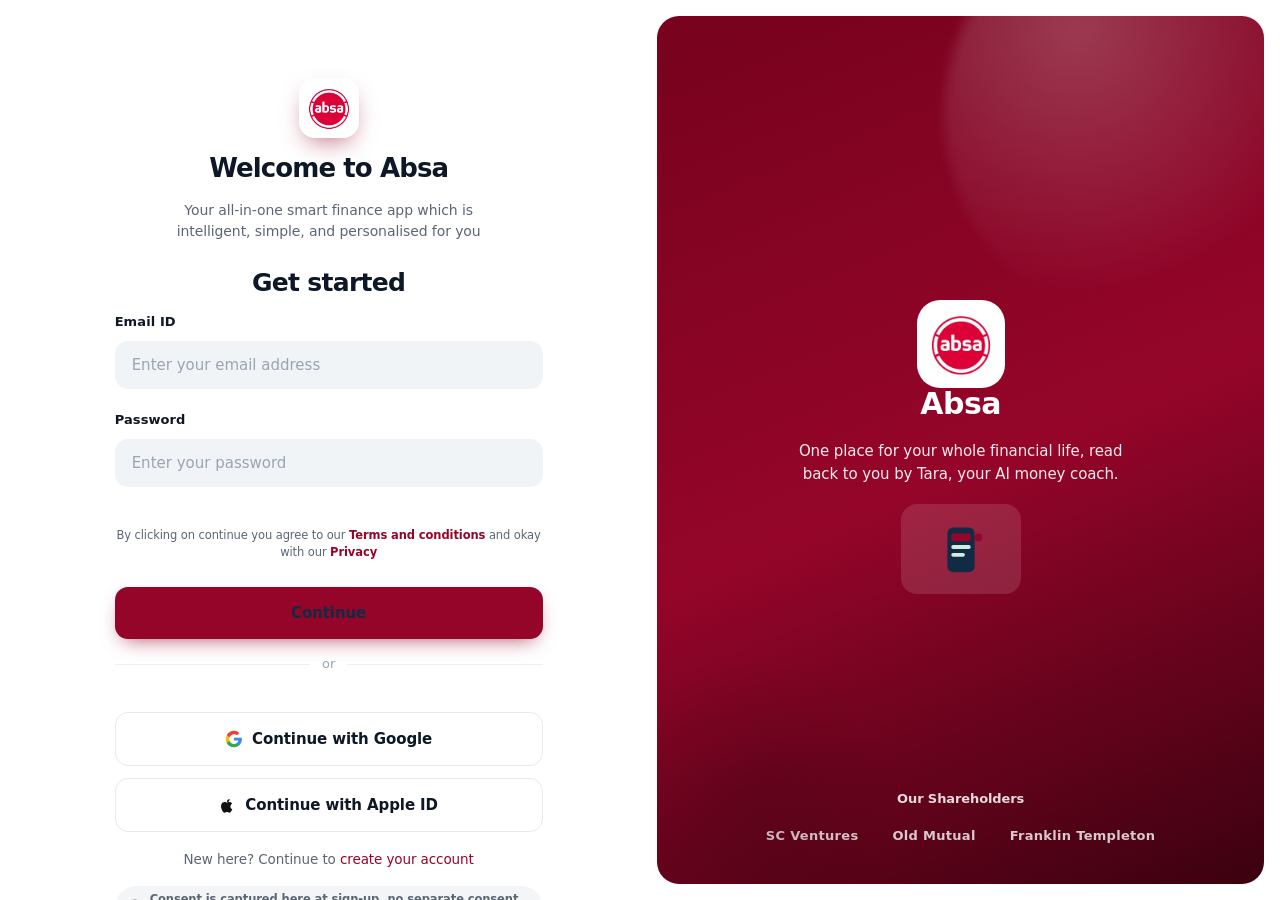
<file: sections/onboarding/index.html>
<!DOCTYPE html>
<html lang="en">
<head>
  <meta charset="UTF-8">
  <meta name="viewport" content="width=device-width, initial-scale=1.0">
  <title>Absa · Onboarding</title>
  <link rel="preconnect" href="https://fonts.googleapis.com">
  <link rel="preconnect" href="https://fonts.gstatic.com" crossorigin>
  <link href="https://fonts.googleapis.com/css2?family=Inter:wght@400;500;600;700;800;900&display=swap" rel="stylesheet">
  <link rel="stylesheet" href="styles.css?v=20260723b">
</head>
<body>
  <!-- Brand marks. Both symbol ids are kept so app.js's <use> references still
       resolve; the artwork is now Absa's, not Vault22's. -->
  <svg width="0" height="0" style="position:absolute" aria-hidden="true">
    <symbol id="v22mark" viewBox="0 0 64 64">
      <rect width="64" height="64" rx="17" fill="#fff"/>
      <image href="../../absa-logo.jpg" x="5" y="5" width="54" height="54"
             preserveAspectRatio="xMidYMid meet"/>
    </symbol>
    <!-- white-on-maroon variant, used on the onboarding brand panel -->
    <symbol id="v22mark-white" viewBox="0 0 64 64">
      <rect width="64" height="64" rx="17" fill="#fff"/>
      <image href="../../absa-logo.jpg" x="5" y="5" width="54" height="54"
             preserveAspectRatio="xMidYMid meet"/>
    </symbol>
  </svg>

  <div id="root"></div>
  <div id="modal-root"></div>

  <script src="app.js?v=20260723b"></script>
</body>
</html>
</file>
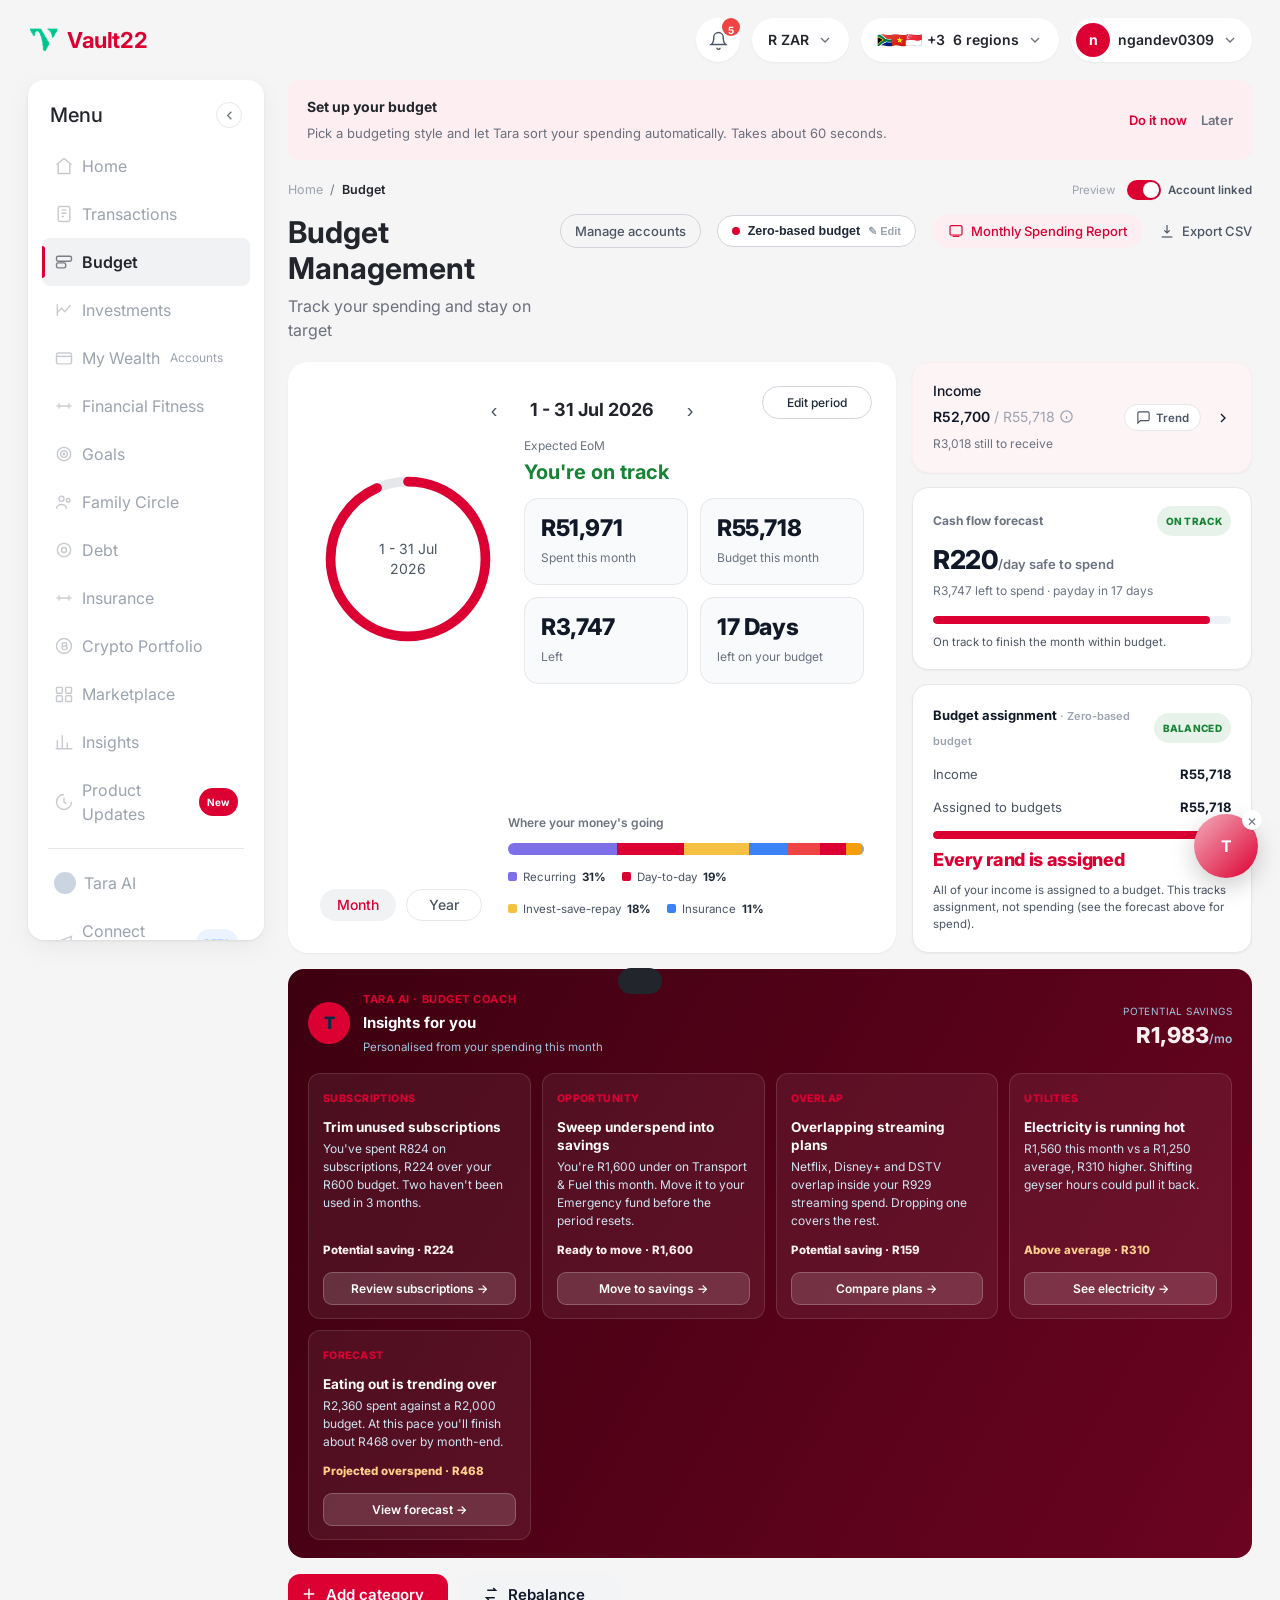
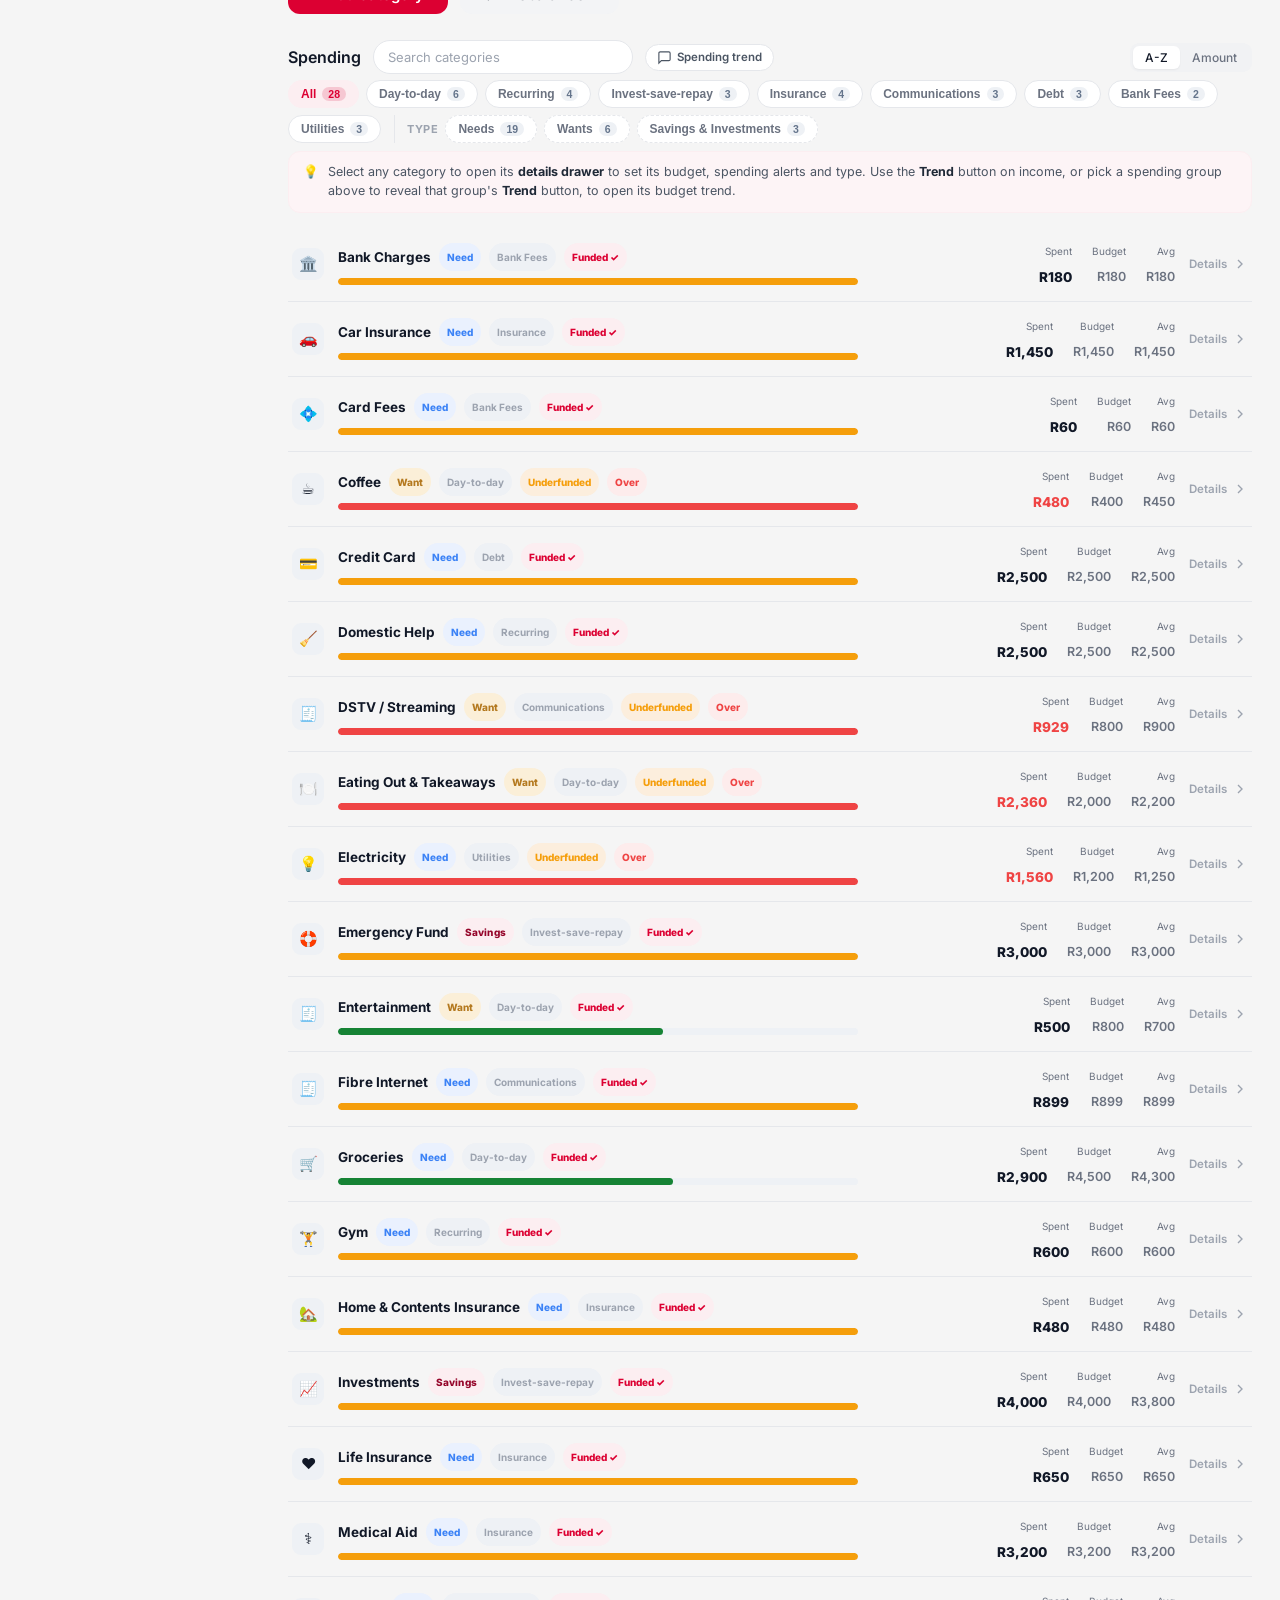
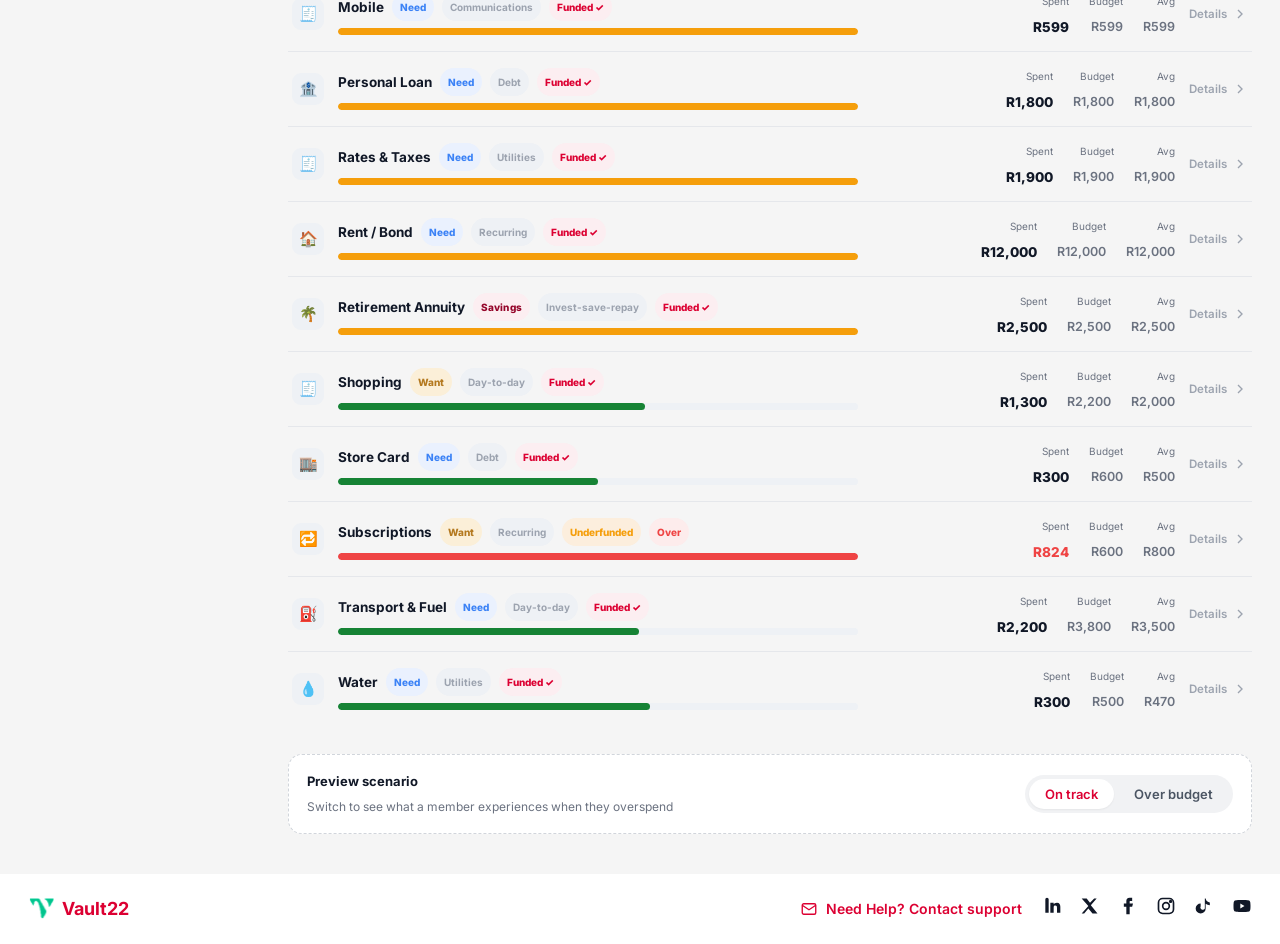
<file: sections/budget.html>
<!DOCTYPE html>
<html lang="en">
<head>
<meta charset="UTF-8" />
<meta name="viewport" content="width=device-width, initial-scale=1.0" />
<title>Budget | Vault22</title>
<link rel="preconnect" href="https://fonts.googleapis.com" />
<link rel="preconnect" href="https://fonts.gstatic.com" crossorigin />
<link href="https://fonts.googleapis.com/css2?family=Inter:wght@400;500;600;700;800&display=swap" rel="stylesheet" />
<style>
  /* ===== Live-parity tokens (measured from production) ===== */
  :root{
    --green:#DC0032; --green-h:#B8002A;
    --pos:#168335; --pos-soft:#E7F3EA;   /* semantic positive, per the Absa design */
    --shell:#F5F5F5; --card:#FFFFFF;
    --ink:#22252B;        /* headings */
    --g900:#111827; --g800:#1F2937; --g600:#4B5563; --g500:#6B7280; --g400:#9CA3AF;
    --muted:#6C6F7C; --line:#E5E7EB; --line2:#D1D5DB; --grey:#F1F2F4; --g50:#F9FAFB;
    --coral:#F26D6D; --red:#EF4444; --blue:#DC0032; --amber:#F59E0B;
    --shadow-sm:0 1px 2px 0 rgba(0,0,0,.05);
    --shadow-card:0 1px 3px rgba(0,0,0,.08),0 8px 24px rgba(0,0,0,.05);
  }
  *{box-sizing:border-box;margin:0;padding:0}
  body{font-family:'Inter',system-ui,-apple-system,sans-serif;background:var(--shell);color:var(--g900);-webkit-font-smoothing:antialiased;font-size:16px;line-height:24px}
  .app{min-height:100vh;display:flex;flex-direction:column}
  /* top logo + bar */
  .topbar{display:flex;align-items:center;gap:12px;padding:18px 28px}
  .logo{display:flex;align-items:center;gap:9px}
  .logo svg{width:30px;height:30px}.logo span{font-size:22px;font-weight:700;color:var(--green);letter-spacing:-.4px}
  .top-right{margin-left:auto;display:flex;align-items:center;gap:12px}
  .bell{position:relative;width:44px;height:44px;border-radius:50%;background:#fff;display:grid;place-items:center;cursor:pointer;box-shadow:var(--shadow-sm)}
  .bell svg{width:19px;height:19px;stroke:var(--g600)}
  .bell .b{position:absolute;top:0;right:0;background:#EF4444;color:#fff;font-size:10px;font-weight:700;width:18px;height:18px;border-radius:50%;display:grid;place-items:center}
  .pill{display:inline-flex;align-items:center;gap:8px;background:#fff;border-radius:9999px;padding:10px 16px;font-size:14px;font-weight:600;color:var(--ink);cursor:pointer;box-shadow:var(--shadow-sm)}
  .pill .flags{font-size:14px;letter-spacing:-3px}
  .pill.user{padding:5px 14px 5px 5px}
  .pill.user .av{width:34px;height:34px;border-radius:50%;background:var(--green);color:#fff;display:grid;place-items:center;font-weight:700;font-size:14px}
  .chev{width:16px;height:16px;stroke:var(--g500);flex-shrink:0}
  /* body: sidebar + content */
  .body{display:flex;gap:0;padding:0 28px 40px;align-items:flex-start;flex:1}
  .sidebar{width:236px;flex-shrink:0;background:#fff;border-radius:16px;box-shadow:var(--shadow-card);padding:20px 14px;position:sticky;top:16px;max-height:calc(100vh - 40px);overflow-y:auto}
  .menu-head{display:flex;align-items:center;justify-content:space-between;padding:2px 8px 14px}
  .menu-head h2{font-size:20px;font-weight:500;color:var(--ink)}
  .menu-head .collapse{width:26px;height:26px;border-radius:50%;border:1px solid var(--line);display:grid;place-items:center;cursor:pointer}
  .menu-head .collapse svg{width:15px;height:15px;stroke:var(--g500)}
  .nav{display:flex;flex-direction:column}
  .nav a{display:flex;align-items:center;gap:8px;padding:12px;border-radius:8px;color:var(--ink);font-size:16px;font-weight:400;cursor:pointer;position:relative;text-decoration:none;line-height:24px}
  .nav a svg{width:20px;height:20px;flex-shrink:0;stroke:#7A7D86}
  .nav a:hover{background:var(--g50)}
  .nav a .sub{font-size:12px;color:var(--g400);margin-left:2px}
  .nav a.active{background:var(--grey);font-weight:600}
  .nav a.active::before{content:"";position:absolute;left:0;top:8px;bottom:8px;width:3px;border-radius:0 3px 3px 0;background:var(--green)}
  .nav a .pillbadge{margin-left:auto;font-size:10px;font-weight:700;padding:2px 8px;border-radius:9999px;background:var(--green);color:#fff}
  .nav a .pillbadge.beta{background:#EAF3FF;color:#3B82F6}
  .nav a .avm{width:22px;height:22px;border-radius:50%;object-fit:cover;background:#cbd5e1}
  .nav .divider{height:1px;background:var(--line);margin:10px 6px}
  /* content column */
  .content{flex:1;min-width:0;padding-left:24px;max-width:1180px}
  /* setup banner */
  .setup{display:flex;align-items:center;gap:14px;background:#FCEEF1;border:1px solid #FCEEF1;border-radius:12px;padding:14px 18px;margin-bottom:18px}
  .setup .st{font-size:14px;font-weight:700;color:var(--ink)}
  .setup .sc{font-size:13px;color:var(--muted);margin-top:2px}
  .setup .acts{margin-left:auto;display:flex;align-items:center;gap:14px;font-size:13px;font-weight:600}
  .setup .do{color:var(--green);cursor:pointer}.setup .later{color:var(--g500);cursor:pointer}
  /* page header */
  .phead{display:flex;align-items:flex-start;gap:16px;margin-bottom:20px}
  .phead h1{font-size:30px;font-weight:700;color:var(--ink);line-height:36px;margin-bottom:8px}
  .phead p{font-size:16px;color:var(--muted)}
  .phead .actions{margin-left:auto;display:flex;align-items:center;gap:16px}
  .hbtn{display:inline-flex;align-items:center;gap:7px;font-size:13px;font-weight:500;cursor:pointer;border:0;background:none;font-family:inherit;color:var(--g600)}
  .hbtn svg{width:16px;height:16px}
  .hbtn.green{background:var(--green);color:#fff;padding:9px 16px;border-radius:9999px}
  .hbtn.green:hover{background:var(--green-h)}
  .hbtn.disabled{color:var(--g400);cursor:not-allowed;background:#F3F4F6;padding:9px 16px;border-radius:9999px}
  .hbtn.ghost:hover{color:var(--ink)}
  /* summary card */
  .sumcard{background:#fff;border-radius:20px;box-shadow:var(--shadow-sm);padding:32px;margin-bottom:24px}
  .datenav{display:flex;align-items:center;justify-content:center;gap:20px;margin-bottom:8px}
  .datenav .d{font-size:18px;font-weight:700;color:var(--ink)}
  .datenav button{width:32px;height:32px;border-radius:8px;border:0;background:none;cursor:pointer;color:var(--g600);font-size:20px;display:grid;place-items:center}
  .datenav button:hover{background:var(--g50)}
  .sumgrid{display:flex;align-items:center;gap:28px;position:relative;flex-wrap:wrap}
  .donutwrap{width:176px;height:176px;position:relative;flex-shrink:0}
  .donutwrap .mid{position:absolute;inset:0;display:grid;place-content:center;text-align:center;font-size:14px;color:var(--g600);line-height:1.4}
  .eom{min-width:150px}
  .eom .k{font-size:12px;color:var(--g500)}
  .eom .track{font-size:20px;font-weight:700;color:var(--green);margin-top:2px}
  .eom .pace{font-size:13px;font-weight:500;margin-top:6px}
  .pace.ahead{color:var(--coral)} .pace.under{color:var(--green)}
  .stat{min-width:120px}
  .stat .v{font-size:24px;font-weight:700;color:var(--g900);line-height:32px}
  .stat .k{font-size:12px;color:var(--g500);margin-top:2px}
  .stat .s{font-size:12px;color:var(--g400);margin-top:2px}
  .editperiod{position:absolute;top:0;right:0}
  .segpill{display:inline-flex;background:transparent;gap:10px;margin-top:22px;border-radius:9999px}
  .segpill button{width:76px;height:32px;border-radius:9999px;font-size:14px;font-weight:500;font-family:inherit;cursor:pointer;border:1px solid transparent;background:#fff;color:var(--g600)}
  .segpill button.on{background:var(--grey);color:var(--green);border-color:transparent}
  .segpill button:not(.on){border-color:var(--line)}
  /* income */
  .seclabel{font-size:16px;font-weight:600;color:var(--g900);margin:0 0 12px}
  .income-card{display:flex;align-items:center;gap:14px;background:#FDF4F6;border:1px solid #FCEEF1;border-radius:16px;padding:18px 20px;margin-bottom:20px}
  .income-card .t{font-size:14px;font-weight:500;color:var(--g900)}
  .income-card .amt{font-size:16px;font-weight:600;margin-top:3px}
  .income-card .amt .b{color:var(--g400);font-weight:500}
  .income-card .amt .info{width:15px;height:15px;stroke:var(--g400);vertical-align:-2px;margin-left:4px}
  .income-card .sub{font-size:12px;color:var(--g500);margin-top:3px}
  .income-card .right{margin-left:auto;display:flex;align-items:center;gap:14px}
  .iconbtn{width:22px;height:22px;display:grid;place-items:center;cursor:pointer;color:var(--g500);background:none;border:0}
  .iconbtn svg{width:20px;height:20px;stroke:currentColor}
  /* actions */
  .actionrow{display:flex;gap:12px;margin-bottom:26px}
  .pillbtn{display:inline-flex;align-items:center;justify-content:center;gap:8px;height:40px;min-width:159px;padding:11px 24px 11px 12px;border-radius:12px;font-size:15px;font-weight:600;font-family:inherit;border:0;cursor:pointer}
  .pillbtn svg{width:18px;height:18px}
  .pillbtn.green{background:var(--green);color:#fff}.pillbtn.green:hover{background:var(--green-h)}
  .pillbtn.grey{background:#F3F4F6;color:var(--g900)}.pillbtn.grey:hover{background:#E5E7EB}
  /* spending groups */
  .sg-head{display:flex;align-items:center;margin-bottom:6px}
  .sg-head h2{font-size:16px;font-weight:600;color:var(--g900)}
  .sortseg{margin-left:auto;display:inline-flex;background:var(--grey);border-radius:9px;padding:3px}
  .sortseg button{padding:4px 12px;font-size:12px;font-weight:500;font-family:inherit;border:0;background:none;color:var(--g500);cursor:pointer;border-radius:6px}
  .sortseg button.on{background:#fff;color:var(--g900);box-shadow:var(--shadow-sm)}
  /* group card */
  .gcard{background:#fff;border-radius:16px;border:1px solid var(--line);box-shadow:var(--shadow-sm);margin-top:16px;overflow:hidden}
  .grow{display:flex;align-items:center;gap:14px;padding:16px 20px;cursor:pointer}
  .grow:hover{background:var(--g50)}
  .grow .gname{font-size:14px;font-weight:500;color:var(--g900);margin-bottom:2px}
  .grow .gamt{font-size:14px;font-weight:600;color:var(--g900)}
  .grow .gamt .b{color:var(--g400);font-weight:400}
  .grow .pacecell{margin-left:auto;font-size:13px;font-weight:500;display:flex;align-items:center;gap:6px}
  .grow .gicons{display:flex;align-items:center;gap:14px;margin-left:22px}
  .grow .gchev{transition:transform .2s}
  .gcard.open .grow .gchev{transform:rotate(180deg)}
  /* expanded table */
  .gtable{display:none;border-top:1px solid var(--line);padding:4px 20px 8px}
  .gcard.open .gtable{display:block}
  .gth{display:flex;align-items:center;gap:14px;padding:12px 0 8px;font-size:12px;color:var(--g500);border-bottom:1px solid var(--line)}
  .gth .pctcol{width:44px}
  .gth .catcol{flex:1}
  .gth .valcol{text-align:right}
  .crow{display:flex;align-items:center;gap:14px;padding:14px 0;border-bottom:1px solid var(--line);cursor:pointer}
  .crow:last-child{border-bottom:0}
  .crow:hover{background:var(--g50)}
  .crow .pct{width:44px;font-size:13px;font-weight:600;color:var(--g500)}
  .crow .pct.over{color:var(--red)}
  .crow .cmid{flex:1;min-width:0}
  .crow .cname{font-size:14px;color:var(--g900);display:flex;align-items:center;gap:6px}
  .crow .cname .up{color:var(--green);font-size:12px}
  .crow .csub{font-size:12px;color:var(--g500);margin-top:2px}
  .crow .cvals{font-size:14px;color:var(--g900);white-space:nowrap}
  .crow .cvals .sp{font-weight:600}
  .crow .cvals .sp.over{color:var(--red)}
  .crow .cvals .b{color:var(--g400)}
  .crow .cicons{display:flex;align-items:center;gap:12px;color:var(--g400)}
  .crow .cicons svg{width:18px;height:18px}
  /* footer */
  .footer{background:#fff;margin-top:auto;padding:22px 28px;display:flex;align-items:center;gap:20px}
  .footer .fl{display:flex;align-items:center;gap:8px}
  .footer .fl svg{width:26px;height:26px}.footer .fl span{font-size:18px;font-weight:700;color:var(--green)}
  .footer .support{margin-left:auto;display:flex;align-items:center;gap:8px;color:var(--green);font-size:14px;font-weight:600;cursor:pointer}
  .footer .socials{display:flex;gap:18px;color:#111827}
  .footer .socials svg{width:20px;height:20px;cursor:pointer}
  /* Tara bubble */
  .tara-bubble{position:fixed;right:22px;bottom:22px;width:64px;height:64px;z-index:400}
  .tara-bubble img,.tara-bubble .ph{width:64px;height:64px;border-radius:50%;background:linear-gradient(135deg,#F3AEBC,#DC0032);display:grid;place-items:center;color:#fff;font-weight:700;box-shadow:0 8px 24px rgba(0,0,0,.2)}
  .tara-bubble .x{position:absolute;top:-4px;right:-4px;width:20px;height:20px;border-radius:50%;background:#fff;box-shadow:var(--shadow-sm);display:grid;place-items:center;font-size:12px;color:var(--g500);cursor:pointer}
  /* ===== overlay drawer (category detail) ===== */
  .backdrop{position:fixed;inset:0;background:rgba(17,24,39,.45);z-index:500;display:none}
  .backdrop.show{display:block}
  .drawer{position:fixed;top:0;right:0;height:100vh;width:420px;max-width:92vw;background:#fff;z-index:600;transform:translateX(100%);transition:transform .28s ease;display:flex;flex-direction:column}
  .drawer.show{transform:translateX(0)}
  .drawer .dhead{display:flex;align-items:center;gap:12px;padding:20px 22px 8px}
  .drawer .dhead .x{width:24px;height:24px;border:0;background:none;cursor:pointer;font-size:18px;color:var(--g600)}
  .drawer .dhead .titles{flex:1;text-align:center}
  .drawer .dhead h3{font-size:17px;font-weight:700;color:var(--ink)}
  .drawer .dhead .sub{font-size:13px;color:var(--g500)}
  .dbody{flex:1;overflow-y:auto;padding:8px 22px 12px}
  .dcard{border:1px solid var(--line);border-radius:14px;padding:16px;margin-top:14px}
  .dcard h4{font-size:15px;font-weight:600;color:var(--g900);margin-bottom:12px}
  .dinput{width:100%;border:1px solid var(--line2);border-radius:10px;padding:12px 14px;font-size:16px;font-family:inherit;color:var(--g900)}
  .dcheck{display:flex;align-items:center;gap:10px;margin-top:14px;font-size:13px;color:var(--g800)}
  .dcheck .box{width:20px;height:20px;border-radius:6px;border:1.5px solid var(--line2);display:grid;place-items:center;flex-shrink:0}
  .dcheck .box.on{background:var(--green);border-color:var(--green);color:#fff}
  .dsave{width:100%;margin-top:16px;height:44px;border:0;border-radius:10px;background:#FCEEF1;color:#fff;font-weight:600;font-family:inherit;font-size:15px;cursor:not-allowed}
  .dalert{display:flex;align-items:center;gap:12px}
  .dalert .txt{flex:1}.dalert .txt .t{font-size:14px;font-weight:600}.dalert .txt .c{font-size:12px;color:var(--g500);margin-top:3px}
  .toggle{width:44px;height:26px;border-radius:20px;background:var(--green);position:relative;flex-shrink:0;cursor:pointer}
  .toggle::after{content:"";position:absolute;top:3px;right:3px;width:20px;height:20px;border-radius:50%;background:#fff}
  .dmonth{display:flex;justify-content:space-between;align-items:center;background:var(--g50);padding:10px 4px;font-size:13px;color:var(--g600);font-weight:600;margin-top:18px;border-radius:6px;padding:8px 12px}
  .dtxn{display:flex;align-items:center;gap:12px;padding:12px 0;border-bottom:1px solid var(--line)}
  .dtxn .ic{width:36px;height:36px;border-radius:50%;background:var(--g50);border:1px solid var(--line);flex-shrink:0}
  .dtxn .tl{flex:1}.dtxn .tl .n{font-size:14px;color:var(--g900)}.dtxn .tl .m{font-size:12px;color:var(--g500);margin-top:2px}
  .dtxn .tl .tag{color:var(--green);font-weight:500}
  .dtxn .ta{font-size:14px;font-weight:600}
  .dfoot{border-top:1px solid var(--line);padding:16px 22px;display:flex;justify-content:space-between;align-items:flex-end}
  .dfoot .k{font-size:11px;color:var(--g500);letter-spacing:.04em}
  .dfoot .v{font-size:18px;font-weight:700;margin-top:2px}
  .dfoot .rem{font-size:12px;color:var(--green);margin-top:3px}
  /* ===== centered modal (rebalance / trend) ===== */
  .modal{position:fixed;inset:0;z-index:700;display:none;align-items:center;justify-content:center;padding:20px;background:rgba(17,24,39,.45)}
  .modal.show{display:flex}
  .mcard{background:#fff;border-radius:16px;width:100%;max-width:460px;max-height:88vh;overflow:auto;padding:26px}
  .mcard.wide{max-width:760px}
  .mhead{display:flex;align-items:center;margin-bottom:6px}
  .mhead h3{font-size:20px;font-weight:700;color:var(--ink)}
  .mhead .x{margin-left:auto;border:0;background:none;font-size:20px;color:var(--g600);cursor:pointer}
  .mdesc{font-size:14px;color:var(--muted);margin-bottom:18px}
  .flabel{font-size:14px;color:var(--g700,#374151);font-weight:500;margin:16px 0 6px}
  .fselect{width:100%;border:1px solid var(--line2);border-radius:10px;padding:13px 14px;font-size:15px;font-family:inherit;color:var(--g900);background:#fff}
  .fhelp{font-size:12px;color:var(--g500);margin-top:6px}
  .arrowdown{text-align:center;color:var(--g400);margin:8px 0}
  .preview{background:#FCEEF1;border-radius:10px;padding:14px;font-size:13px;margin-top:16px;line-height:1.7}
  .preview b{font-weight:700}
  .mfoot{display:flex;gap:10px;margin-top:20px}
  .mfoot .btn{flex:1;height:44px;border-radius:10px;border:1px solid var(--line2);background:#fff;font-weight:600;font-family:inherit;cursor:pointer;font-size:15px}
  .mfoot .btn.green{background:var(--green);border-color:var(--green);color:#fff}
  /* ===== ENHANCEMENTS (Stephen's asks, layered on the live base) ===== */
  .bcrumb{display:flex;align-items:center;gap:7px;font-size:12.5px;color:var(--g500);margin-bottom:12px}
  .bcrumb a{color:var(--g500);text-decoration:none;cursor:pointer}.bcrumb a:hover{color:var(--green)}
  .bcrumb .here{color:var(--ink);font-weight:600}
  .approach-pill{display:inline-flex;align-items:center;gap:8px;border:1px solid var(--line2);background:#fff;border-radius:9999px;padding:8px 14px;font-size:12.5px;font-weight:600;color:var(--g800);cursor:pointer}
  .approach-pill:hover{border-color:var(--green)} .approach-pill .dot{width:8px;height:8px;border-radius:50%;background:var(--green)} .approach-pill .ed{color:var(--g400);font-size:11px}
  .demobar{display:flex;align-items:center;gap:12px;flex-wrap:wrap;background:#fff;border:1px dashed #D1D5DB;border-radius:12px;padding:9px 14px;margin-bottom:14px;font-size:12.5px;color:var(--g500)}
  .demobar b{color:var(--g800)}
  .sw{position:relative;display:inline-flex;align-items:center;gap:8px;cursor:pointer;font-weight:600;color:var(--g800)}
  .sw input{position:absolute;opacity:0}.sw .tk{width:38px;height:22px;border-radius:20px;background:#cfd8e2;position:relative;transition:.2s}
  .sw .tk::after{content:"";position:absolute;top:2px;left:2px;width:18px;height:18px;border-radius:50%;background:#fff;transition:.2s;box-shadow:0 1px 3px rgba(0,0,0,.2)}
  .sw input:checked + .tk{background:var(--green)}.sw input:checked + .tk::after{transform:translateX(16px)}
  .linkcta{display:none;align-items:center;gap:16px;background:linear-gradient(120deg,#3D0011,#6B0420);color:#eaf6ff;border-radius:16px;padding:18px 20px;margin-bottom:16px}
  .linkcta.show{display:flex}.linkcta .ic{width:44px;height:44px;border-radius:12px;background:rgba(255,255,255,.12);display:grid;place-items:center;flex-shrink:0}
  .linkcta .ic svg{width:22px;height:22px;stroke:var(--green)}.linkcta h3{font-size:15px;font-weight:700}.linkcta p{font-size:12.5px;color:#FCEEF1;margin-top:3px}.linkcta .go{margin-left:auto}
  /* top region 2-col: summary + income */
  .topgrid{display:grid;grid-template-columns:1fr 340px;gap:16px;margin-bottom:16px;align-items:stretch}
  .topgrid .sumcard{display:flex;flex-direction:column}
  @media(max-width:1080px){.topgrid{grid-template-columns:1fr}}
  .topgrid .sumcard{margin-bottom:0}
  /* Tara insights */
  .tara{background:linear-gradient(120deg,#3D0011,#6B0420);border-radius:16px;padding:18px 20px;color:#eaf6ff;margin-bottom:16px}
  .tara-h{display:flex;align-items:center;gap:13px}.tara-h .av{width:42px;height:42px;border-radius:50%;background:var(--green);display:grid;place-items:center;font-weight:800;color:#042b47;font-size:17px}
  .tara-h .t2{font-size:11px;font-weight:700;color:var(--green);letter-spacing:.05em;text-transform:uppercase}.tara-h h2{font-size:15px;font-weight:700;color:#fff}.tara-h .s{font-size:11.5px;color:#9fc4dd}
  .insg{display:grid;grid-template-columns:repeat(auto-fill,minmax(235px,1fr));gap:11px;margin-top:14px}
  .ins{background:rgba(255,255,255,.06);border:1px solid rgba(255,255,255,.12);border-radius:12px;padding:13px 14px;display:flex;flex-direction:column}
  .ins .tg{font-size:10.5px;font-weight:800;letter-spacing:.04em;text-transform:uppercase;color:var(--green)}.ins .hd{font-size:13.5px;font-weight:700;color:#fff;margin:7px 0 4px;line-height:1.35}
  .ins .bd{font-size:12px;color:#cfe3f0;line-height:1.5;flex:1}.ins .sv{font-size:11.5px;font-weight:800;color:#FCEEF1;margin-top:8px}
  .ins .ib{margin-top:10px}.ins .ib button{width:100%;justify-content:center;background:rgba(255,255,255,.14);border:1px solid rgba(255,255,255,.22);color:#fff;font-size:12px;border-radius:9px;padding:8px;font-family:inherit;font-weight:600;cursor:pointer}
  .ins .ib button:hover{background:rgba(255,255,255,.24)}
  .tara-zero{display:flex;align-items:center;gap:14px;margin-top:12px;background:rgba(255,255,255,.06);border:1px dashed rgba(255,255,255,.22);border-radius:12px;padding:15px}.tara-zero p{font-size:12.5px;color:#cfe3f0;line-height:1.5}
  /* filter chips + flat category list */
  .chiprow{display:flex;gap:7px;flex-wrap:wrap}
  .chip{font-size:12px;font-weight:600;padding:6px 12px;border-radius:9999px;border:1px solid var(--line);background:#fff;color:var(--g500);cursor:pointer;display:inline-flex;align-items:center;gap:6px}
  .chip:hover{border-color:#cfd8e2}.chip.on{background:#FCEEF1;color:var(--green);border-color:transparent}
  .chip .ct{font-size:10.5px;font-weight:800;background:#EEF1F5;color:#64748b;padding:1px 6px;border-radius:9999px}.chip.on .ct{background:rgba(220,0,50,.16);color:var(--green)}
  .fcat{display:flex;align-items:center;gap:14px;padding:12px 4px;border-bottom:1px solid var(--line);cursor:pointer}
  .fcat:last-child{border-bottom:0}.fcat:hover{background:var(--g50)}
  .fcat .ic{width:32px;height:32px;border-radius:9px;background:#EEF1F5;display:grid;place-items:center;font-size:15px;flex-shrink:0}
  .fcat .lf{flex:1;min-width:0}.fcat .tr{display:flex;align-items:center;gap:8px;margin-bottom:7px;flex-wrap:wrap}
  .fcat .nm{font-size:13.5px;font-weight:700;color:var(--g900)}.fcat .gp{font-size:10px;font-weight:700;color:var(--g400);background:#EEF1F5;padding:2px 8px;border-radius:9999px}
  .fund{font-size:10px;font-weight:800;padding:2px 8px;border-radius:9999px}.fund.ok{background:#FCEEF1;color:var(--green)}.fund.un{background:#FCEEDD;color:var(--amber)}
  .pbar{height:7px;border-radius:6px;background:#EEF1F5;overflow:hidden;max-width:520px}.pbar>i{display:block;height:100%;border-radius:6px}
  .fcat .cols{display:flex;gap:20px;flex-shrink:0;text-align:right}.fcat .cols .c .k{font-size:10px;color:var(--g500)}.fcat .cols .c .v{font-size:13.5px;font-weight:800;margin-top:2px}.fcat .cols .c .v.sm{font-size:12.5px;font-weight:600;color:var(--g500)}
  @media(max-width:820px){.fcat .cols .c.avg{display:none}}
  .fcat .cicons svg{width:18px;height:18px;stroke:currentColor}
  /* approach chooser cards */
  .appr{border:1.5px solid var(--line);border-radius:14px;padding:15px;margin-bottom:11px;cursor:pointer;transition:.15s;display:flex;gap:13px;align-items:flex-start}
  .appr:hover{border-color:#cfd8e2;background:var(--g50)}.appr.sel{border-color:var(--green);background:#FCEEF1}
  .appr .ac{width:38px;height:38px;border-radius:10px;background:#fff;border:1px solid var(--line);display:grid;place-items:center;font-size:18px;flex-shrink:0}
  .appr h4{font-size:14.5px;font-weight:800;color:var(--g900)}.appr p{font-size:12px;color:var(--g500);margin-top:4px;line-height:1.5}
  .appr .split{display:flex;gap:6px;margin-top:8px;flex-wrap:wrap}.appr .sp{font-size:10.5px;font-weight:700;padding:3px 9px;border-radius:9999px;background:#EEF1F5;color:#5a6e80}
  .appr .check{margin-left:auto;color:var(--green);font-weight:800;opacity:0;flex-shrink:0}.appr.sel .check{opacity:1}
  /* enhancement: drawer shrinks main instead of overlay */
  body.shrink .content{transition:margin-right .28s ease}
  body.shrink.dopen .content{margin-right:420px}
  body.shrink.dopen #ebackdrop{display:none}
  .loading-state-marker{}
  /* loading state (shell + centered logo spinner) */
  .loadwrap{display:none;min-height:70vh;align-items:center;justify-content:center}
  .loadwrap.show{display:flex}
  .spinlogo{width:56px;height:56px;border-radius:50%;background:#EDEFF2;display:grid;place-items:center;animation:pulse 1.1s ease-in-out infinite}
  .spinlogo svg{width:30px;height:30px;animation:spin 1.1s linear infinite}
  @keyframes spin{to{transform:rotate(360deg)}}
  @keyframes pulse{0%,100%{opacity:.6}50%{opacity:1}}
  /* ===== sub-page views ===== */
  .view{display:none}.view.show{display:block}
  .subhead{display:flex;align-items:flex-start;gap:14px;margin-bottom:8px}
  .subhead .back{width:28px;height:28px;border:0;background:none;cursor:pointer;font-size:20px;color:var(--g700,#374151);margin-top:4px}
  .subhead h1{font-size:30px;font-weight:700;color:var(--ink);line-height:36px}
  .subhead .crumb{font-size:14px;color:var(--g500)}
  .subhead .right{margin-left:auto;display:flex;align-items:center;gap:12px}
  .crumbrow{font-size:14px;color:var(--g500);margin-bottom:6px}
  .statcards{display:grid;grid-template-columns:repeat(4,1fr);gap:0;background:#fff;border-radius:14px;box-shadow:var(--shadow-sm);overflow:hidden;margin:16px 0}
  .statcards .sc{padding:22px;border-right:1px solid var(--line);text-align:center}
  .statcards .sc:last-child{border-right:0}
  .statcards .sc .k{font-size:13px;color:var(--g500)}
  .statcards .sc .v{font-size:22px;font-weight:700;margin-top:6px}
  .statcards .sc .s{font-size:12px;color:var(--g400);margin-top:2px}
  .rcard{background:#fff;border-radius:16px;box-shadow:var(--shadow-sm);padding:24px;margin-bottom:16px}
  .rcard h3{font-size:17px;font-weight:700;margin-bottom:14px}
  .nw{display:flex;gap:60px;flex-wrap:wrap}
  .nw .k{font-size:13px;color:var(--g500)}.nw .v{font-size:20px;font-weight:700;margin-top:3px}
  .alloc{margin-top:6px}
  .alloc .arow{display:flex;justify-content:space-between;font-size:14px;margin:14px 0 6px}
  .alloc .bar{height:8px;border-radius:6px;background:var(--g50);overflow:hidden}
  .alloc .bar>i{display:block;height:100%;border-radius:6px;background:var(--blue)}
  .daygrid{display:grid;grid-template-columns:repeat(7,1fr);gap:10px}
  .daygrid .day{height:44px;display:grid;place-items:center;border-radius:10px;font-size:15px;cursor:pointer;color:var(--g800)}
  .daygrid .day:hover{background:var(--g50)}
  .daygrid .day.sel{background:var(--green);color:#fff;font-weight:600}
  .daygrid.disabled{opacity:.4;pointer-events:none}
  .radio{display:flex;align-items:center;gap:12px;padding:14px 4px;font-size:15px;cursor:pointer}
  .radio .r{width:20px;height:20px;border-radius:50%;border:1.5px solid var(--line2);flex-shrink:0}
  .radio.on .r{border-color:var(--green);border-width:6px}
  .stepper{height:4px;background:var(--line);border-radius:4px;margin:10px 0 18px;overflow:hidden}
  .stepper>i{display:block;height:100%;width:50%;background:var(--green)}
  .hamburger{display:none;width:40px;height:40px;border-radius:10px;border:1px solid var(--line);background:#fff;cursor:pointer;place-items:center;flex-shrink:0}
  .hamburger svg{width:20px;height:20px;stroke:var(--g800)}
  .navscrim{display:none;position:fixed;inset:0;background:rgba(17,24,39,.45);z-index:90}
  @media(max-width:1000px){
    .hamburger{display:grid}
    .content{padding-left:0}.body{padding:0 16px 30px}
    .statcards{grid-template-columns:1fr 1fr}
    .sidebar{position:fixed;left:0;top:0;height:100vh;z-index:100;transform:translateX(-108%);transition:transform .25s ease;border-radius:0}
    body.navopen .sidebar{transform:translateX(0);box-shadow:0 10px 50px rgba(0,0,0,.28)}
    body.navopen .navscrim{display:block}
  }
  /* ===== polish: accessibility, layout, new features ===== */
  :focus-visible{outline:2px solid var(--green);outline-offset:2px;border-radius:8px}
  @media(prefers-reduced-motion:reduce){*{transition:none!important;animation:none!important}}
  .phead{flex-wrap:wrap}
  .phead>div:first-child{flex:1 1 240px}
  .phead .actions{flex-wrap:wrap;justify-content:flex-end}
  .statsflow{display:grid;grid-template-columns:repeat(auto-fit,minmax(128px,1fr));gap:14px 18px;margin-top:14px}
  .eom{margin-bottom:2px}
  .catsearch{flex:1;max-width:260px;min-width:150px;border:1px solid var(--line);border-radius:9999px;padding:8px 14px;font-family:inherit;font-size:13px;color:var(--g900);background:#fff}
  .catsearch::placeholder{color:var(--g400)}
  .catsearch:focus{border-color:var(--green);outline:none}
  .sg-head{gap:12px;flex-wrap:wrap}
  .toggle.off{background:#D1D5DB}
  .toggle.off::after{left:3px;right:auto}
  .ins{transition:background .15s}
  .ins:hover{background:rgba(255,255,255,.10)}
  .empty-note{color:var(--g500);font-size:13px;padding:18px 4px;text-align:center}
  /* ===== executive polish pass ===== */
  /* subtle preview toggle (not a loud "prototype" bar) */
  .demobar{background:none;border:0;padding:0;margin:-6px 0 14px;justify-content:flex-end;font-size:11.5px;color:var(--g400)}
  .demobar .sw{font-weight:600;color:var(--g600);gap:7px}
  .demobar .tk{width:34px;height:20px}.demobar .tk::after{width:16px;height:16px}
  .demobar input:checked + .tk::after{transform:translateX(14px)}
  /* one primary green per view: header report is a soft secondary */
  .hbtn.softgreen{background:var(--green-soft,#FCEEF1);color:var(--green);border-radius:9999px;padding:9px 16px}
  .hbtn.softgreen:hover{background:#FBE0E6}
  /* summary KPIs: clean 4-across row below donut+status, robust when narrow */
  .statsrow{display:grid;grid-template-columns:repeat(4,minmax(0,1fr));gap:12px;margin-top:20px}
  @media(max-width:560px){.statsrow{grid-template-columns:1fr 1fr}.topbar .pill:not(.user){display:none}.pill.user .uname,.pill.user .chev{display:none}.pill.user{padding:5px}.footer{flex-wrap:wrap;padding:18px 16px;gap:12px 18px}.footer .support{margin-left:0;order:3}.footer .socials{order:2;margin-left:auto}}
  /* highlight KPI numbers in readable tiles */
  .stat{background:var(--g50);border:1px solid var(--line);border-radius:14px;padding:14px 16px}
  .stat .v{font-size:23px;font-weight:800;letter-spacing:-.4px;line-height:30px}
  .stat .k{font-size:12px;color:var(--g500);margin-top:3px}
  .sumtop{align-items:center}
  /* year stats share the tile treatment and wrap evenly */
  .yearstats{display:grid;grid-template-columns:repeat(3,minmax(0,1fr));gap:12px;margin-top:4px}
  @media(max-width:620px){.yearstats{grid-template-columns:1fr}}
  /* month: donut on the left, status + KPI tiles fill the width beside it (uses the grey space, shorter box) */
  .sumtop2{display:flex;gap:28px;align-items:center;flex-wrap:wrap}
  .sumtop2 .sumright{flex:1;min-width:300px}
  .sumtop2 .sumright .statsrow{grid-template-columns:repeat(2,minmax(0,1fr));margin-top:14px}
  .sumtop2 .sumright .eom{margin-bottom:2px}
  @media(max-width:520px){.sumtop2 .sumright .statsrow{grid-template-columns:1fr}}
  /* summary bottom row: Month/Year toggle + "where your money's going" breakdown (fills the gap) */
  .sumbottom{display:flex;align-items:flex-end;gap:26px;margin-top:auto;padding-top:24px;flex-wrap:wrap}
  #sumCard>.segpill{margin-top:auto}
  .sumbottom .segpill{margin-top:0;flex-shrink:0}
  .breakdown{flex:1;min-width:300px}
  .bdlabel{font-size:12px;color:var(--g500);margin-bottom:8px;font-weight:600}
  .bdbar{display:flex;height:12px;border-radius:6px;overflow:hidden;background:#EEF1F5}
  .bdbar>span{height:100%;transition:width .3s}
  .bdlegend{display:flex;flex-wrap:wrap;gap:8px 16px;margin-top:10px;font-size:11.5px;color:var(--g600)}
  .bdlegend .lg{display:inline-flex;align-items:center;gap:6px}
  .bdlegend .lg i{width:9px;height:9px;border-radius:2px;display:inline-block;flex-shrink:0}
  .bdlegend .lg b{color:var(--g800);font-weight:700}
  /* Cash flow forecast (enhances the Safe-to-spend focus card) + Zero-based status card.
     Shared visual language: same card, same fc-top header + pill, same subtle bars. */
  .fc-top{display:flex;align-items:center;justify-content:space-between;gap:8px}
  .fc-top .k{font-size:13px;font-weight:700;color:var(--g900)}
  .fc-pill{font-size:10px;font-weight:800;padding:3px 9px;border-radius:9999px;text-transform:uppercase;letter-spacing:.03em;white-space:nowrap}
  .fc-pill.good{background:var(--pos-soft);color:var(--pos)}
  .fc-pill.warn{background:#FCEEDD;color:var(--amber)}
  .fc-pill.bad{background:#FDECEC;color:var(--red)}
  .focus-card .fc-main{font-size:26px;font-weight:800;color:var(--g900);margin-top:10px;letter-spacing:-.5px;line-height:1.1}
  .focus-card .fc-main span{font-size:13px;font-weight:600;color:var(--g500);letter-spacing:0}
  .focus-card .fc-sub{font-size:12px;color:var(--g500);margin-top:4px}
  .fc-bar{position:relative;height:8px;border-radius:6px;background:#EEF1F5;overflow:hidden;margin-top:13px}
  .fc-bar>span{display:block;height:100%;border-radius:6px;transition:width .3s}
  .fc-bar>i{position:absolute;top:0;height:100%;width:2px;background:rgba(17,24,39,.4)}
  .fc-note{font-size:11.5px;color:var(--g600);margin-top:10px;line-height:1.5}
  .zbs{background:#fff;border:1px solid var(--line);border-radius:16px;box-shadow:var(--shadow-sm);padding:18px 20px}
  .zbs-row{display:flex;justify-content:space-between;font-size:13px;color:var(--g600);margin-top:9px}
  .zbs-row b{color:var(--g900);font-weight:700}
  .zbs-bar{height:8px;border-radius:6px;background:#EEF1F5;overflow:hidden;margin:12px 0 2px}
  .zbs-bar>span{display:block;height:100%;border-radius:6px;transition:width .3s}
  .zbs-main{font-size:18px;font-weight:800;margin-top:9px;letter-spacing:-.3px}
  .zbs-main.good{color:var(--green)}.zbs-main.warn{color:var(--amber)}.zbs-main.bad{color:var(--red)}
  .zbs-appr{font-size:11px;font-weight:600;color:var(--g400)}
  /* year: numbers sit BELOW the full-width chart */
  .yearchart{width:100%}
  .yearchart svg{width:100%;height:auto}
  .sumtop{display:flex;align-items:center;gap:24px;flex-wrap:wrap}
  /* when the category drawer is open, stack the top region so nothing crams */
  body.dopen .topgrid{grid-template-columns:1fr}
  /* tighter, balanced Tara grid so 5 cards fill the row (no lonely card) */
  .insg{grid-template-columns:repeat(auto-fit,minmax(198px,1fr))!important}
  /* fill the right column under Income with a useful focal card */
  .rightcol{display:flex;flex-direction:column;gap:14px}
  .focus-card{background:#fff;border:1px solid var(--line);border-radius:16px;box-shadow:var(--shadow-sm);padding:18px 20px}
  .focus-card .k{font-size:12px;color:var(--g500);display:flex;align-items:center;gap:6px}
  .focus-card .v{font-size:26px;font-weight:800;color:var(--g900);margin-top:4px;letter-spacing:-.5px}
  .focus-card .s{font-size:12px;color:var(--g500);margin-top:3px}
  .focus-card .ico{width:34px;height:34px;border-radius:10px;background:var(--green-soft,#FCEEF1);display:grid;place-items:center;float:right}
  .focus-card .ico svg{width:18px;height:18px;stroke:var(--green)}
  /* real save flow */
  .dsave:not([disabled]){background:var(--green);cursor:pointer}
  .dsave[disabled]{background:#FCEEF1;cursor:not-allowed}
  .dcancel{height:44px;border:1px solid var(--line2);background:#fff;border-radius:10px;font-family:inherit;font-weight:600;color:var(--g800);cursor:pointer;padding:0 20px}
  .dcancel:hover{background:var(--g50)}
  .savedok{font-size:12.5px;color:var(--green);font-weight:600;margin-top:10px;display:none}
  .savedok.show{display:block}
  /* tick marks: true-center the check glyph in every checkbox */
  .dcheck .box{display:flex;align-items:center;justify-content:center;font-size:12px;line-height:1;margin-top:0}
  /* Save/Cancel row: same baseline (kill the inherited dsave margin-top inside the flex row) */
  .drawer .dcard>div[style*="display:flex"] .dsave{margin-top:0}
  /* link-account onboarding flow */
  .banklist{display:flex;flex-direction:column;gap:8px}
  .bankrow{display:flex;align-items:center;gap:12px;padding:13px 14px;border:1px solid var(--line);border-radius:12px;background:#fff;font-family:inherit;font-size:14px;font-weight:600;color:var(--g900);cursor:pointer;text-align:left}
  .bankrow:hover{border-color:var(--green);background:var(--g50)}
  .bankrow .blogo{width:30px;height:30px;border-radius:8px;background:var(--green-soft,#FCEEF1);color:var(--green);display:grid;place-items:center;font-weight:800;flex-shrink:0}
  .bankrow .bchev{margin-left:auto;color:var(--g400);font-size:18px}
  .backbtn{display:inline-flex;align-items:center;gap:4px;height:36px;padding:0 14px;border:1px solid var(--line2);background:#fff;border-radius:9999px;font-family:inherit;font-size:13px;font-weight:600;color:var(--g800);cursor:pointer;flex-shrink:0;margin-top:2px}
  .backbtn:hover{border-color:var(--green);color:var(--green)}
  /* ===== header dropdown menus (currency / region / account / notifications) ===== */
  .hdrmenu{position:fixed;z-index:820;background:#fff;border:1px solid var(--line);border-radius:14px;box-shadow:var(--shadow-card);padding:8px;min-width:230px;max-width:320px;display:none}
  .hdrmenu.show{display:block}
  .hdrmenu .mhd{display:flex;align-items:center;font-size:11px;font-weight:700;letter-spacing:.04em;text-transform:uppercase;color:var(--g400);padding:6px 12px}
  .hdrmenu .mhd .lk{margin-left:auto;font-size:11px;font-weight:600;color:var(--green);text-transform:none;letter-spacing:0;cursor:pointer}
  .hdrmenu .mi{display:flex;align-items:center;gap:9px;padding:10px 12px;border-radius:9px;font-size:14px;color:var(--g800);cursor:pointer}
  .hdrmenu .mi:hover{background:var(--g50)}
  .hdrmenu .mi .sub2{color:var(--g400);font-weight:500;font-size:12.5px}
  .hdrmenu .mi .ck{margin-left:auto;color:var(--green);font-weight:800}
  .hdrmenu .ni{display:flex;gap:10px;padding:10px 12px;border-radius:9px;cursor:pointer;align-items:flex-start}
  .hdrmenu .ni:hover{background:var(--g50)}
  .hdrmenu .ni.read{opacity:.55}
  .hdrmenu .ni .nt{font-size:13px;font-weight:600;color:var(--g900);line-height:1.35}
  .hdrmenu .ni .ns{font-size:11.5px;color:var(--g500);margin-top:2px}
  .hdrmenu .foot{font-size:11px;color:var(--g400);padding:8px 12px 4px}
  .hdrmenu .signedas{padding:10px 12px 4px;font-size:12px;color:var(--g500)}
  .hdrmenu .signedas b{color:var(--g900);font-weight:700}
  .hdrmenu .mdiv{height:1px;background:var(--line);margin:6px 4px}
  /* ===== sidebar collapse ===== */
  .sidebar{transition:width .2s ease}
  .sidebar.collapsed{width:66px;padding:20px 8px}
  .sidebar.collapsed .menu-head{justify-content:center}
  .sidebar.collapsed .menu-head h2{display:none}
  .sidebar.collapsed .nav a{font-size:0;justify-content:center;gap:0;padding:12px 0}
  .sidebar.collapsed .nav a svg{width:22px;height:22px}
  .sidebar.collapsed .nav a .avm{width:22px;height:22px}
  .sidebar.collapsed .nav a .pillbadge,.sidebar.collapsed .nav a .sub{display:none}
  .sidebar.collapsed .collapse svg{transform:rotate(180deg)}
  /* ===== out-of-scope modules: honestly non-interactive (no fake toast) ===== */
  .nav a.ext{color:var(--g400);cursor:not-allowed}
  .nav a.ext:hover{background:none}
  .nav a.ext svg{stroke:#C7CBD1}
  .bcrumb .muted{color:var(--g400)}
  .bcrumb-row{display:flex;align-items:center;justify-content:space-between;gap:12px;margin-bottom:12px}
  /* preview scenario switcher (demo control at the bottom of the dashboard) */
  .scenariobar{display:flex;align-items:center;justify-content:space-between;gap:16px;flex-wrap:wrap;background:#fff;border:1px dashed var(--line2);border-radius:14px;padding:14px 18px;margin-top:28px}
  .scenariobar .sc-t{font-size:13px;font-weight:700;color:var(--g900);display:block}
  .scenariobar .sc-d{font-size:12px;color:var(--g500);margin-top:2px}
  .scseg{display:inline-flex;background:var(--grey);border-radius:9999px;padding:4px;gap:4px;flex-shrink:0}
  .scseg button{border:0;background:none;font-family:inherit;font-size:13px;font-weight:600;color:var(--g600);padding:7px 16px;border-radius:9999px;cursor:pointer}
  .scseg button.on{background:#fff;box-shadow:var(--shadow-sm);color:var(--green)}
  .scseg button#scOver.on{color:var(--red)}
  /* ===== income expanded rows: 2-line layout that fits the narrow right column ===== */
  .icat{display:flex;align-items:center;gap:12px;padding:12px 4px;border-bottom:1px solid var(--line)}
  .icat:last-child{border-bottom:0}
  .icat .il{flex:1;min-width:0}
  .icat .in{font-size:13.5px;font-weight:600;color:var(--g900);white-space:nowrap;overflow:hidden;text-overflow:ellipsis}
  .icat .im{font-size:11.5px;color:var(--g500);margin-top:2px;white-space:nowrap;overflow:hidden;text-overflow:ellipsis}
  .icat .ir{text-align:right;flex-shrink:0}
  .icat .iv{font-size:13.5px;font-weight:700;color:var(--g900)}
  .icat .ip{font-size:11px;color:var(--g500);margin-top:1px}
  /* ===== drawer footer: aligned Spent / Budget / Average + status note ===== */
  .dfoot{flex-direction:column;align-items:stretch;gap:10px}
  .dfoot-row{display:flex;justify-content:space-between;align-items:flex-start;gap:12px}
  .dfoot-row .ff .k{font-size:11px;color:var(--g500);letter-spacing:.04em}
  .dfoot-row .ff .v{font-size:18px;font-weight:700;margin-top:2px}
  .dfoot-row .ff.ctr{text-align:center}
  .dfoot-row .ff.right{text-align:right}
  .dfoot-note{font-size:12.5px;font-weight:600}
  /* ===== Tara: potential-savings chip ===== */
  .tara-h .tara-save{margin-left:auto;text-align:right;flex-shrink:0}
  .tara-save .tk{font-size:10px;color:#9fc4dd;text-transform:uppercase;letter-spacing:.04em}
  .tara-save .tv{font-size:22px;font-weight:800;color:#FCEEF1;line-height:1.1}
  .tara-save .tv span{font-size:12px;font-weight:600;color:#9fc4dd}
  /* Tara new-user setup guide (actionable steps) */
  .tara-setup{display:flex;flex-direction:column;gap:10px;margin-top:14px}
  .tset{display:flex;align-items:center;gap:13px;background:rgba(255,255,255,.06);border:1px solid rgba(255,255,255,.12);border-radius:12px;padding:12px 14px}
  .tset .tnum{width:26px;height:26px;border-radius:50%;background:var(--green);color:#042b47;font-weight:800;display:grid;place-items:center;flex-shrink:0;font-size:13px}
  .tset .tinfo{flex:1;min-width:0}
  .tset .tt{font-size:13.5px;font-weight:700;color:#fff}
  .tset .td{font-size:12px;color:#cfe3f0;margin-top:2px;line-height:1.45}
  .tset button{flex-shrink:0;background:rgba(255,255,255,.14);border:1px solid rgba(255,255,255,.22);color:#fff;font-size:12.5px;font-weight:600;border-radius:9px;padding:9px 15px;font-family:inherit;cursor:pointer;white-space:nowrap}
  .tset button:hover{background:rgba(255,255,255,.24)}
  @media(max-width:560px){.tset{flex-wrap:wrap}.tset button{width:100%}}
  /* ===== real Vault22 logo (extracted from the live app) ===== */
  .logomark{display:inline-block;background:url('[data-uri]') center/contain no-repeat}
  .logo .logomark{width:30px;height:30px}
  .spinlogo .logomark{width:34px;height:34px}
  .fl .logomark{width:26px;height:26px}
  /* income card aligns to the top of the summary card (kill inherited gcard margin) */
  #incomeArea .gcard{margin-top:0}
  /* ===== Stephen review pass: new components ===== */
  /* labelled trend button (discoverability) */
  .trendbtn{display:inline-flex;align-items:center;gap:5px;border:1px solid var(--line);background:#fff;border-radius:9999px;padding:5px 11px;font-size:11.5px;font-weight:600;color:var(--g600);cursor:pointer;font-family:inherit;white-space:nowrap}
  .trendbtn:hover{border-color:var(--green);color:var(--green)}
  .trendbtn svg{width:15px;height:15px;stroke:currentColor;fill:none}
  @media(max-width:560px){.trendbtn span{display:none}.trendbtn{padding:6px}}
  /* discoverability hint under the spending header */
  .disco-hint{display:flex;align-items:flex-start;gap:9px;background:#FDF4F6;border:1px solid #FCEEF1;border-radius:12px;padding:11px 14px;margin:0 0 14px;font-size:12.5px;color:var(--g600);line-height:1.5}
  .disco-hint .dh-ic{flex-shrink:0}
  .disco-hint b{color:var(--g800);font-weight:700}
  /* clearer "open details" affordance on flat category rows */
  .cicons.openhint{display:inline-flex;align-items:center;gap:5px;font-size:11.5px;font-weight:600;color:var(--g400)}
  .cicons.openhint svg{width:16px;height:16px;stroke:currentColor;fill:none}
  .fcat:hover .cicons.openhint{color:var(--green)}
  @media(max-width:640px){.cicons.openhint .opentxt{display:none}}
  /* per-group Trend bar (shown above the list when a spending group is selected) */
  .grouptrend{display:flex;align-items:center;gap:12px;padding:12px 14px;background:var(--g50);border:1px solid var(--line);border-radius:12px;margin-bottom:10px}
  .grouptrend .gt-l{font-size:14px;font-weight:700;color:var(--g900);display:flex;align-items:baseline;gap:8px;flex:1;min-width:0}
  .grouptrend .gt-c{font-size:11.5px;font-weight:500;color:var(--g500)}
  /* Need / Want / Savings filter chips: a labelled group after the spending-group chips */
  .chiplabel{display:inline-flex;align-items:center;font-size:11px;font-weight:700;color:var(--g400);text-transform:uppercase;letter-spacing:.05em;margin-left:6px;padding-left:12px;border-left:1px solid var(--line)}
  .chip.typechip{border-style:dashed}
  .chip.typechip.on{border-style:solid}
  /* Needs / Wants / Savings badge (small chip on rows + previews) */
  .clschip{font-size:10px;font-weight:800;padding:2px 8px;border-radius:9999px;white-space:nowrap;letter-spacing:.01em}
  /* classification segmented control in the category drawer */
  .dsubtle{font-size:12.5px;color:var(--g500);margin:-6px 0 12px;line-height:1.5}
  .clsseg{display:flex;width:100%;border:1px solid var(--line2);border-radius:10px;overflow:hidden}
  .clsbtn{flex:1 1 auto;white-space:nowrap;border:0;border-left:1px solid var(--line);background:#fff;padding:10px 10px;font-size:12px;font-weight:700;font-family:inherit;color:var(--g600);cursor:pointer;transition:.12s;text-align:center}
  .clsbtn:first-child{border-left:0}
  .clsbtn:hover{background:var(--g50)}
  /* spending-alert thresholds */
  .dalert .c.ok{color:var(--green);font-weight:600}
  .alert-opts{margin-top:14px;border-top:1px solid var(--line);padding-top:14px}
  .alert-lbl{font-size:12px;font-weight:700;color:var(--g500);text-transform:uppercase;letter-spacing:.04em;margin-bottom:10px}
  .alert-chips{display:flex;gap:8px;flex-wrap:wrap}
  .athresh{border:1.5px solid var(--line);background:#fff;border-radius:9999px;padding:7px 15px;font-size:13px;font-weight:700;font-family:inherit;color:var(--g600);cursor:pointer;transition:.12s}
  .athresh:hover{border-color:#cfd8e2}
  .athresh.on{background:#FCEEF1;border-color:var(--green);color:var(--green)}
  .athresh.custom{background:#FCEEF1;border-color:var(--green);color:var(--green)}
  .athresh.add{border-style:dashed;color:var(--g500)}
  .alert-custom{display:flex;gap:8px;margin-top:10px;align-items:center}
  .alert-custom .dinput{flex:1}
  .athresh-add-btn{border:0;background:var(--green);color:#fff;border-radius:10px;padding:0 18px;height:44px;font-weight:700;font-family:inherit;font-size:14px;cursor:pointer}
  .athresh-add-btn:hover{background:var(--green-h)}
  /* ===== budgeting approach preview drawer ===== */
  .appr-intro{font-size:13px;color:var(--g600);line-height:1.55;background:#FDF4F6;border:1px solid #FCEEF1;border-radius:12px;padding:12px 14px;margin-top:10px}
  .appr-tot{display:flex;align-items:center;gap:14px;margin:14px 0 12px;padding:12px 14px;background:var(--g50);border:1px solid var(--line);border-radius:12px}
  .appr-tot .pk{font-size:10.5px;color:var(--g500);display:block}
  .appr-tot b{font-size:17px;font-weight:800;color:var(--g900)}
  .appr-accept{width:100%;border:1.5px solid var(--green);background:#fff;color:var(--green);border-radius:10px;padding:11px;font-size:13.5px;font-weight:700;font-family:inherit;cursor:pointer;margin-bottom:14px}
  .appr-accept:hover{background:#FCEEF1}
  .prows{display:flex;flex-direction:column}
  .prow{padding:12px 0;border-bottom:1px solid var(--line)}
  .prow:last-child{border-bottom:0}
  .pcat{display:flex;align-items:center;gap:8px;margin-bottom:8px}
  .pcat .pname{font-size:13.5px;font-weight:700;color:var(--g900)}
  .pnums{display:flex;align-items:center;gap:10px}
  .pnums .pk{font-size:10px;color:var(--g500);display:block;margin-bottom:2px}
  .pcur{flex-shrink:0}.pcur b{font-size:14px;font-weight:700;color:var(--g600)}
  .parrow{color:var(--g400);flex-shrink:0}
  .psug{flex:1;min-width:0}
  .psug input{width:100%;max-width:120px;border:1px solid var(--line2);border-radius:9px;padding:8px 10px;font-size:14px;font-weight:700;font-family:inherit;color:var(--g900)}
  .psug input:focus{border-color:var(--green);outline:none}
  .pdiff{flex-shrink:0;font-size:12.5px;font-weight:800;min-width:64px;text-align:right}
  .pdiff.up{color:var(--green)}.pdiff.down{color:var(--red)}.pdiff.flat{color:var(--g400)}
  /* mobile polish: report header wraps, net-worth gap tightens, group-trend bar stays tidy */
  @media(max-width:560px){
    .subhead{flex-wrap:wrap}
    .subhead .right{margin-left:0;width:100%;flex-wrap:wrap;justify-content:flex-start}
    .nw{gap:22px 40px}
    .grouptrend{flex-wrap:wrap}
    .alert-chips{gap:8px 8px}
    .repgrid{grid-template-columns:1fr!important}
  }
</style>
<style id="absa-embed-style">
html.absa-embedded .sidebar,html.absa-embedded aside.sidebar{width:0!important;min-width:0!important;max-width:0!important;padding:0!important;margin:0!important;border:0!important;overflow:hidden!important}
html.absa-embedded .logo,html.absa-embedded .header-logo,html.absa-embedded .logomark,html.absa-embedded .app-logo,html.absa-embedded .brand-logo{display:none!important}
html.absa-embedded .topbar,html.absa-embedded header.topbar,html.absa-embedded .header,html.absa-embedded .app-header{display:none!important}
html.absa-embedded .main,html.absa-embedded .page,html.absa-embedded .content,html.absa-embedded main{margin-left:0!important;width:auto!important;max-width:none!important;flex:1 1 auto!important}
html.absa-embedded .app,html.absa-embedded .shell{grid-template-columns:0px minmax(0,1fr)!important;gap:0!important;margin-left:0!important}
html.absa-embedded body{overflow-x:hidden}
</style>
<script>if(window.self!==window.top){document.documentElement.classList.add('absa-embedded');}</script>
</head>
<body>
<div class="app">
  <!-- top -->
  <div class="navscrim" onclick="toggleNav()"></div>
  <header class="topbar">
    <button class="hamburger" aria-label="Open menu" onclick="toggleNav()"><svg viewBox="0 0 24 24" fill="none" stroke-width="2"><path d="M4 7h16M4 12h16M4 17h16"/></svg></button>
    <div class="logo"><span class="logomark"></span><span>Vault22</span></div>
    <div class="top-right">
      <div class="bell" id="bell" onclick="openNotifs(event)"><svg viewBox="0 0 24 24" fill="none" stroke-width="1.8"><path d="M6 8a6 6 0 0 1 12 0c0 7 3 9 3 9H3s3-2 3-9"/><path d="M10 21a2 2 0 0 0 4 0"/></svg><span class="b" id="bellBadge">5</span></div>
      <div class="pill" id="curPill" onclick="openCurrencyMenu(event)">R&nbsp;ZAR <svg class="chev" viewBox="0 0 24 24" fill="none" stroke-width="2"><path d="M6 9l6 6 6-6"/></svg></div>
      <div class="pill" id="regionPill" onclick="openRegionMenu(event)"><span class="flags">🇿🇦🇻🇳🇸🇬</span>+3&nbsp; 6 regions <svg class="chev" viewBox="0 0 24 24" fill="none" stroke-width="2"><path d="M6 9l6 6 6-6"/></svg></div>
      <div class="pill user" onclick="openAccountMenu(event)"><span class="av">n</span><span class="uname">ngandev0309</span> <svg class="chev" viewBox="0 0 24 24" fill="none" stroke-width="2"><path d="M6 9l6 6 6-6"/></svg></div>
    </div>
  </header>

  <div class="body">
    <!-- sidebar -->
    <aside class="sidebar">
      <div class="menu-head"><h2>Menu</h2><div class="collapse" onclick="toggleSidebar()" title="Collapse menu"><svg viewBox="0 0 24 24" fill="none" stroke-width="2"><path d="M15 6l-6 6 6 6"/></svg></div></div>
      <nav class="nav">
        <a class="ext" title="Home lives in the full Absa app"><svg viewBox="0 0 24 24" fill="none" stroke-width="1.7"><path d="M3 10.5L12 3l9 7.5"/><path d="M5 9.5V21h14V9.5"/></svg>Home</a>
        <a class="ext" title="Transactions live in the full Absa app"><svg viewBox="0 0 24 24" fill="none" stroke-width="1.7"><rect x="5" y="3" width="14" height="18" rx="2"/><path d="M9 7h6M9 11h6M9 15h3"/></svg>Transactions</a>
        <a class="active" onclick="showView('budget')"><svg viewBox="0 0 24 24" fill="none" stroke-width="1.7"><rect x="3" y="5" width="18" height="6" rx="2"/><rect x="3" y="13" width="11" height="6" rx="2"/></svg>Budget</a>
        <a class="ext" title="Investments live in the full Absa app"><svg viewBox="0 0 24 24" fill="none" stroke-width="1.7"><path d="M4 19V5"/><path d="M4 15l5-5 4 4 7-8"/></svg>Investments</a>
        <a class="ext" title="My Wealth lives in the full Absa app"><svg viewBox="0 0 24 24" fill="none" stroke-width="1.7"><rect x="3" y="6" width="18" height="13" rx="2"/><path d="M3 10h18"/></svg>My Wealth <span class="sub">Accounts</span></a>
        <a class="ext" title="Financial Fitness lives in the full Absa app"><svg viewBox="0 0 24 24" fill="none" stroke-width="1.7"><path d="M6 9v6M18 9v6M4 11v2M20 11v2M6 12h12"/></svg>Financial Fitness</a>
        <a class="ext" title="Goals live in the full Absa app"><svg viewBox="0 0 24 24" fill="none" stroke-width="1.7"><circle cx="12" cy="12" r="8"/><circle cx="12" cy="12" r="4"/><circle cx="12" cy="12" r="1"/></svg>Goals</a>
        <a class="ext" title="Family Circle lives in the full Absa app"><svg viewBox="0 0 24 24" fill="none" stroke-width="1.7"><circle cx="9" cy="8" r="3"/><circle cx="17" cy="10" r="2.2"/><path d="M3 20c0-3 3-5 6-5s6 2 6 5"/></svg>Family Circle</a>
        <a class="ext" title="Debt lives in the full Absa app"><svg viewBox="0 0 24 24" fill="none" stroke-width="1.7"><circle cx="12" cy="12" r="8"/><circle cx="12" cy="12" r="3"/></svg>Debt</a>
        <a class="ext" title="Insurance lives in the full Absa app"><svg viewBox="0 0 24 24" fill="none" stroke-width="1.7"><path d="M6 9v6M18 9v6M4 11v2M20 11v2M6 12h12"/></svg>Insurance</a>
        <a class="ext" title="Crypto Portfolio lives in the full Absa app"><svg viewBox="0 0 24 24" fill="none" stroke-width="1.7"><circle cx="12" cy="12" r="9"/><path d="M10 8v8M10 8h3.2a2 2 0 0 1 0 4H10M10 12h3.7a2 2 0 0 1 0 4H10"/></svg>Crypto Portfolio</a>
        <a class="ext" title="Marketplace lives in the full Absa app"><svg viewBox="0 0 24 24" fill="none" stroke-width="1.7"><rect x="3" y="4" width="7" height="7" rx="1"/><rect x="14" y="4" width="7" height="7" rx="1"/><rect x="3" y="14" width="7" height="7" rx="1"/><rect x="14" y="14" width="7" height="7" rx="1"/></svg>Marketplace</a>
        <a class="ext" title="Insights live in the full Absa app"><svg viewBox="0 0 24 24" fill="none" stroke-width="1.7"><path d="M4 20V10M10 20V4M16 20v-7M22 20H2"/></svg>Insights</a>
        <a class="ext" title="Product Updates live in the full Absa app"><svg viewBox="0 0 24 24" fill="none" stroke-width="1.7"><path d="M12 3a9 9 0 1 0 9 9"/><path d="M12 7v5l3 2"/></svg>Product Updates<span class="pillbadge">New</span></a>
        <div class="divider"></div>
        <a class="ext" title="Tara AI lives in the full Absa app"><span class="avm"></span>Tara AI</a>
        <a class="ext" title="Connect Telegram lives in the full Absa app"><svg viewBox="0 0 24 24" fill="none" stroke-width="1.7"><path d="M21 4L3 11l6 2 2 6 3-4 4 3z"/></svg>Connect Telegram<span class="pillbadge beta">BETA</span></a>
      </nav>
    </aside>

    <!-- content -->
    <main class="content">
      <!-- loading state (shown briefly on first load) -->
      <div class="loadwrap" id="loadwrap"><div class="spinlogo"><span class="logomark"></span></div></div>
      <!-- ========== BUDGET (main) ========== -->
      <section class="view show" id="view-budget">
        <div class="setup" id="setupBanner">
          <div>
            <div class="st">Set up your budget</div>
            <div class="sc">Pick a budgeting style and let Tara sort your spending automatically. Takes about 60 seconds.</div>
          </div>
          <div class="acts"><span class="do" onclick="openSetupWizard()">Do it now</span><span class="later" onclick="document.getElementById('setupBanner').style.display='none'">Later</span></div>
        </div>

        <div class="bcrumb-row">
          <nav class="bcrumb" style="margin-bottom:0"><span class="muted" title="Home lives in the full Absa app">Home</span> / <span class="here">Budget</span></nav>
          <div class="demobar" style="margin:0"><span>Preview</span><label class="sw" title="Preview the linked vs new-user experience"><input type="checkbox" id="linkedToggle" checked onchange="setLinked(this.checked)"><span class="tk"></span><span id="demoLbl">Account linked</span></label></div>
        </div>
        <div class="phead">
          <div>
            <h1>Budget Management</h1>
            <p>Track your spending and stay on target</p>
          </div>
          <div class="actions"><button class="hbtn" id="linkMore" onclick="openManageAccounts()" style="border:1px solid var(--line2);border-radius:9999px;padding:8px 14px">Manage accounts</button><button class="approach-pill" onclick="openApproach()" title="Change budgeting approach"><span class="dot"></span><span id="apprLbl">Zero-based budget</span><span class="ed">✎ Edit</span></button>
            <button class="hbtn softgreen" onclick="openReport()"><svg viewBox="0 0 24 24" fill="none" stroke="currentColor" stroke-width="1.8"><rect x="3" y="4" width="18" height="14" rx="2"/><path d="M7 20h10"/></svg>Monthly Spending Report</button>
            <button class="hbtn ghost" onclick="downloadCSV()"><svg viewBox="0 0 24 24" fill="none" stroke="currentColor" stroke-width="1.8"><path d="M12 3v12M8 11l4 4 4-4"/><path d="M4 21h16"/></svg>Export CSV</button>
          </div>
        </div>

        <div class="linkcta" id="linkcta"><div class="ic"><svg viewBox="0 0 24 24" fill="none" stroke-width="1.8"><path d="M3 10h18M7 15h4"/><rect x="3" y="5" width="18" height="14" rx="2"/></svg></div><div><h3>Link an account to see your budget</h3><p>Connect a bank or card and Absa builds your budget automatically. It arrives categorised, tracked and ready in seconds.</p></div><button class="pillbtn green go" style="min-width:auto" onclick="openLinkFlow()">Link an account</button></div>

        <div class="topgrid">
          <div class="sumcard" id="sumCard" style="position:relative"></div>
          <div class="rightcol">
            <div id="incomeArea"></div>
            <div id="focusCard"></div>
            <div id="zbsCard"></div>
          </div>
        </div>

        <div class="tara" id="taraCard"></div>

        <div class="actionrow">
          <button class="pillbtn green" onclick="openAddCategory()"><svg viewBox="0 0 24 24" fill="none" stroke="currentColor" stroke-width="2"><path d="M12 5v14M5 12h14"/></svg>Add category</button>
          <button class="pillbtn grey" onclick="openRebalance()"><svg viewBox="0 0 24 24" fill="none" stroke="currentColor" stroke-width="2"><path d="M7 7h11l-3-3M17 17H6l3 3"/></svg>Rebalance</button>
        </div>

        <div class="sg-head">
          <h2>Spending</h2>
          <input class="catsearch" id="catSearch" type="search" placeholder="Search categories" aria-label="Search spending categories" oninput="setSearch(this.value)" />
          <button class="trendbtn" onclick="openTrend('Spending','remaining')" title="View your spending trend in the drawer"><svg viewBox="0 0 24 24" fill="none" stroke="currentColor" stroke-width="1.8"><path d="M21 15a2 2 0 0 1-2 2H7l-4 4V5a2 2 0 0 1 2-2h14a2 2 0 0 1 2 2z"/></svg><span>Spending trend</span></button>
          <div class="sortseg" role="group" aria-label="Sort categories"><button class="on" id="sortAZ" onclick="setSort('az')">A-Z</button><button id="sortAmt" onclick="setSort('amount')">Amount</button></div>
        </div>
        <div class="chiprow" id="filterChips" style="margin-bottom:8px"></div>
        <div class="disco-hint" id="discoHint"><span class="dh-ic">💡</span><span>Select any category to open its <b>details drawer</b> to set its budget, spending alerts and type. Use the <b>Trend</b> button on income, or pick a spending group above to reveal that group's <b>Trend</b> button, to open its budget trend.</span></div>
        <div id="catlist"></div>
        <div class="scenariobar" id="scenariobar">
          <div class="sc-l"><span class="sc-t">Preview scenario</span><span class="sc-d">Switch to see what a member experiences when they overspend</span></div>
          <div class="scseg" role="group" aria-label="Preview scenario">
            <button class="on" id="scOn" onclick="setScenario('ontrack')">On track</button>
            <button id="scOver" onclick="setScenario('over')">Over budget</button>
          </div>
        </div>
      </section>

      <!-- ========== MONTHLY SPENDING REPORT ========== -->
      <section class="view" id="view-report">
        <div class="crumbrow"><a onclick="showView('budget')" style="cursor:pointer;color:var(--g500)">Home</a> / <a onclick="showView('budget')" style="cursor:pointer;color:var(--g500)">Budget</a> / <span style="color:var(--ink);font-weight:600">Monthly Spending Report</span></div>
        <div class="subhead">
          <button class="backbtn" onclick="showView('budget')">‹ Back to Budget</button>
          <div>
            <h1>Monthly Spending Report</h1>
            <div class="crumb">ngandev0309 · <span id="repCrumbMonth">Jul 2026</span></div>
          </div>
          <div class="right">
            <div class="datenav" style="margin:0"><button onclick="navReport(-1)" aria-label="Previous month">‹</button><span class="d" id="repMonth" style="font-size:14px">Jul 2026</span><button onclick="navReport(1)" aria-label="Next month">›</button></div>
            <button class="pillbtn green" style="min-width:auto" onclick="downloadReport()">Download PDF</button>
          </div>
        </div>
        <div class="statcards" id="repStats"></div>
        <div class="rcard">
          <h3>Net Worth</h3>
          <div class="nw">
            <div><div class="k">Assets</div><div class="v" style="color:var(--green)" data-zar="2202357.47">R2,202,357.47</div></div>
            <div><div class="k">Liabilities</div><div class="v" style="color:var(--red)" data-zar="862854.68">R862,854.68</div></div>
            <div><div class="k">Net worth</div><div class="v" data-zar="1339502.79">R1,339,502.79</div></div>
          </div>
        </div>
        <div class="rcard">
          <h3>Budget Allocation (50/30/20)</h3>
          <div style="font-size:13px;color:var(--g500)">50% needs · 30% wants · 20% savings &amp; debt repayment</div>
          <div class="alloc">
            <div class="arow"><span>Needs · <span style="color:var(--g500)">target 50%</span></span><span data-zar="28020" data-suffix=" (54%)">R28,020.00 (54%)</span></div>
            <div class="bar"><i style="width:54%"></i></div>
            <div class="arow"><span>Wants · <span style="color:var(--g500)">target 30%</span></span><span data-zar="9451" data-suffix=" (18%)">R9,451.00 (18%)</span></div>
            <div class="bar"><i style="width:18%"></i></div>
            <div class="arow"><span>Savings &amp; debt · <span style="color:var(--g500)">target 20%</span></span><span data-zar="14500" data-suffix=" (28%)">R14,500.00 (28%)</span></div>
            <div class="bar"><i style="width:28%"></i></div>
          </div>
        </div>
        <div class="repgrid" style="display:grid;grid-template-columns:1fr 1fr;gap:16px">
          <div class="rcard">
            <h3>Top Spending Categories</h3>
            <div id="repTopCats"></div>
          </div>
          <div class="rcard">
            <h3>Top merchants</h3>
            <div id="repMerchants"></div>
          </div>
        </div>
      </section>

      <!-- ========== EDIT PERIOD ========== -->
      <section class="view" id="view-editperiod">
        <div class="subhead">
          <button class="backbtn" onclick="showView('budget')">‹ Back to Budget</button>
          <div><h1>Set your budget start date</h1><div class="crumb">Budget</div></div>
        </div>
        <div style="display:grid;grid-template-columns:1fr 360px;gap:20px;max-width:900px;margin-top:6px">
          <div class="rcard">
            <div class="daygrid" id="dayGrid"></div>
            <label class="dcheck" style="margin-top:18px"><span class="box" id="lastDayBox" onclick="toggleLastDay()"></span> Choose the last day of the month</label>
          </div>
          <div>
            <div class="rcard" style="display:flex;gap:12px"><svg viewBox="0 0 24 24" width="22" height="22" fill="none" stroke="#9CA3AF" stroke-width="1.8"><rect x="3" y="5" width="18" height="16" rx="2"/><path d="M3 9h18M8 3v4M16 3v4"/></svg><div><div style="font-weight:700;font-size:14px">Pro tip</div><div style="font-size:13px;color:var(--g600);margin-top:4px;line-height:1.5">Start your budget period 2 days before payday. Then, if your salary falls over the weekend, your salary will always be in the right budget period</div></div></div>
            <div class="rcard"><div style="display:flex;align-items:baseline;gap:18px"><div><div id="ppStartD" style="font-size:26px;font-weight:700">1</div><div id="ppStartM" style="font-size:12px;color:var(--g500)">Jul</div></div><div style="color:var(--g500);font-size:13px">Until</div><div><div id="ppEndD" style="font-size:26px;font-weight:700">31</div><div id="ppEndM" style="font-size:12px;color:var(--g500)">Jul</div></div></div><div id="ppText" style="font-size:13px;color:var(--g600);margin-top:12px">You'll start a new budget on the 1st of each month</div></div>
          </div>
        </div>
        <button class="pillbtn green" style="margin-top:6px;width:100%;max-width:420px" onclick="updateStartDate()">Update start date</button>
      </section>

      <!-- ========== ADD CATEGORY (live-style 2-step flow) ========== -->
      <section class="view" id="view-addcategory">
        <div class="subhead">
          <button class="backbtn" onclick="addBack()">‹ Back</button>
          <div><h1>Add Category</h1><div class="crumb">Budget</div></div>
        </div>
        <div id="addStepTitle" style="font-size:18px;font-weight:600;margin-top:6px">Choose a Spending Group</div>
        <div class="stepper"><i id="addProg" style="width:50%"></i></div>
        <!-- Step 1: choose spending group -->
        <div class="rcard" id="addStep1" style="max-width:660px">
          <div class="flabel" style="margin-top:0">Which group does this category belong to?</div>
          <div id="addGroups"></div>
          <button class="pillbtn grey" id="addNext" style="width:100%;margin-top:16px;color:var(--g400);cursor:not-allowed" disabled onclick="addGoStep(2)">Next</button>
          <div id="addHint1" style="font-size:12px;color:var(--g500);margin-top:8px;text-align:center">Choose a spending group to continue.</div>
        </div>
        <!-- Step 2: name + budget -->
        <div class="rcard" id="addStep2" style="max-width:660px;display:none">
          <div class="flabel" style="margin-top:0">Category name</div>
          <input class="fselect" id="newCatName" placeholder="e.g. Pet care" aria-label="Category name" oninput="checkAddReady()" />
          <div class="flabel">Monthly budget (optional)</div>
          <input class="fselect" id="newCatBudget" placeholder="0.00" inputmode="decimal" aria-label="Monthly budget" oninput="this.value=this.value.replace(/[^0-9.]/g,'').replace(/(\..*)\./g,'$1')" />
          <div id="addGroupEcho" style="font-size:12.5px;color:var(--g500);margin-top:12px"></div>
          <button class="pillbtn grey" id="addUpdate" style="width:100%;margin-top:16px;color:var(--g400);cursor:not-allowed" disabled onclick="submitNewCategory()">Add category</button>
          <div id="addHint2" style="font-size:12px;color:var(--g500);margin-top:8px;text-align:center">Enter a category name to continue.</div>
        </div>
      </section>
    </main>
  </div>

  <!-- footer -->
  <footer class="footer">
    <div class="fl"><span class="logomark"></span><span>Vault22</span></div>
    <a class="support" href="mailto:support@vault22.io?subject=Vault22%20Budget%20support" style="text-decoration:none"><svg viewBox="0 0 24 24" width="18" height="18" fill="none" stroke="currentColor" stroke-width="1.8"><rect x="3" y="5" width="18" height="14" rx="2"/><path d="M3 7l9 6 9-6"/></svg>Need Help? Contact support</a>
    <div class="socials">
      <a href="https://www.vault22.com" target="_blank" rel="noopener" aria-label="LinkedIn" style="color:inherit"><svg viewBox="0 0 24 24" fill="currentColor"><path d="M4 4h4v16H4zM6 2a2 2 0 110 4 2 2 0 010-4zM10 8h4v2c.6-1 2-2 4-2 3 0 4 2 4 5v7h-4v-6c0-1.5-.5-2.5-2-2.5S14 12 14 14v6h-4z"/></svg></a>
      <a href="https://www.vault22.com" target="_blank" rel="noopener" aria-label="X" style="color:inherit"><svg viewBox="0 0 24 24" fill="currentColor"><path d="M17 3h3l-7 8 8 10h-6l-5-6-5 6H2l8-9L2 3h6l4 5z"/></svg></a>
      <a href="https://www.vault22.com" target="_blank" rel="noopener" aria-label="Facebook" style="color:inherit"><svg viewBox="0 0 24 24" fill="currentColor"><path d="M14 9V7c0-1 .5-1 1.5-1H17V2h-3c-3 0-4 2-4 4v3H7v4h3v9h4v-9h3l1-4z"/></svg></a>
      <a href="https://www.vault22.com" target="_blank" rel="noopener" aria-label="Instagram" style="color:inherit"><svg viewBox="0 0 24 24" fill="none" stroke="currentColor" stroke-width="2"><rect x="3" y="3" width="18" height="18" rx="5"/><circle cx="12" cy="12" r="4"/><circle cx="17.5" cy="6.5" r="1" fill="currentColor"/></svg></a>
      <a href="https://www.vault22.com" target="_blank" rel="noopener" aria-label="TikTok" style="color:inherit"><svg viewBox="0 0 24 24" fill="currentColor"><path d="M14 3c.5 3 2.5 4.5 5 4.8V11c-1.8 0-3.5-.6-5-1.6V15a6 6 0 11-6-6v3.2A2.8 2.8 0 1013 15V3z"/></svg></a>
      <a href="https://www.vault22.com" target="_blank" rel="noopener" aria-label="YouTube" style="color:inherit"><svg viewBox="0 0 24 24" fill="currentColor"><path d="M22 8s-.2-1.5-.8-2.1c-.8-.8-1.6-.8-2-.9C16.3 4.7 12 4.7 12 4.7s-4.3 0-7.2.3c-.4.1-1.2.1-2 .9C2.2 6.5 2 8 2 8s-.2 1.7-.2 3.5v1c0 1.8.2 3.5.2 3.5s.2 1.5.8 2.1c.8.8 1.8.8 2.3.9 1.7.2 6.9.3 6.9.3s4.3 0 7.2-.3c.4-.1 1.2-.1 2-.9.6-.6.8-2.1.8-2.1s.2-1.7.2-3.5v-1C22.2 9.7 22 8 22 8zM10 15V9l5 3-5 3z"/></svg></a>
    </div>
  </footer>
</div>

<!-- Tara floating bubble -->
<div class="tara-bubble"><div class="ph">T</div><div class="x" onclick="this.parentElement.style.display='none'">✕</div></div>

<!-- category drawer -->
<div class="backdrop" id="backdrop" onclick="closeDrawer()"></div>
<aside class="drawer" id="drawer"></aside>

<!-- centered modal -->
<div class="modal" id="modal" onclick="if(event.target===this)closeModal()"><div class="mcard" id="modalCard"></div></div>

<!-- header dropdown menu (currency / region / account / notifications) -->
<div class="hdrmenu" id="hdrMenu"></div>

<div style="position:fixed;bottom:26px;left:50%;transform:translateX(-50%) translateY(120px);background:#22252B;color:#fff;padding:13px 22px;border-radius:30px;font-size:14px;z-index:9999;transition:.35s" id="toast"></div>

<script>
/* currency: base data is ZAR; money() applies the selected currency + indicative FX rate */
const CURS={
  ZAR:{sym:'R',rate:1,name:'S. African Rand',pill:'R&nbsp;ZAR'},
  USD:{sym:'$',rate:0.055,name:'US Dollar',pill:'$&nbsp;USD'},
  AED:{sym:'AED ',rate:0.20,name:'UAE Dirham',pill:'AED'},
  GBP:{sym:'£',rate:0.043,name:'British Pound',pill:'£&nbsp;GBP'},
  EUR:{sym:'€',rate:0.051,name:'Euro',pill:'€&nbsp;EUR'}};
let CUR='ZAR';
/* Stephen: remove decimal places from displayed summary values. All dashboard KPIs, cards,
   forecast and trend figures render through money(), so rounding here strips cents everywhere.
   Budget editing still supports decimals via the raw numeric inputs (they don't use money()). */
const money=n=>{const c=CURS[CUR];return c.sym+Math.round(Number(n)*c.rate).toLocaleString('en-US',{maximumFractionDigits:0});};
function toast(m){const t=document.getElementById('toast');t.textContent=m;t.style.transform='translateX(-50%) translateY(0)';clearTimeout(window._t);window._t=setTimeout(()=>t.style.transform='translateX(-50%) translateY(120px)',2000);}
function showView(v){document.querySelectorAll('.view').forEach(s=>s.classList.remove('show'));document.getElementById('view-'+v).classList.add('show');window.scrollTo(0,0);}
function toggleNav(){document.body.classList.toggle('navopen');}

let period='month', sortMode='az';
/* current budget-period label, shared by the linked + not-linked summaries so "Edit period" always shows */
let periodLabel='1 - 31 Jul 2026', periodCentre='1 - 31 Jul<br>2026';
const chatIcon='<svg viewBox="0 0 24 24" fill="none" stroke="currentColor" stroke-width="1.8"><path d="M21 15a2 2 0 0 1-2 2H7l-4 4V5a2 2 0 0 1 2-2h14a2 2 0 0 1 2 2z"/></svg>';
const chevD='<svg viewBox="0 0 24 24" fill="none" stroke="currentColor" stroke-width="2"><path d="M6 9l6 6 6-6"/></svg>';
const chevR='<svg viewBox="0 0 24 24" fill="none" stroke="currentColor" stroke-width="2"><path d="M9 6l6 6-6 6"/></svg>';
/* Discoverability (Stephen req 3): a clearly labelled button so the budget-trend drawer is
   obvious, instead of a bare chat icon reviewers couldn't find. */
function trendBtn(name,type){return `<button class="trendbtn" onclick="event.stopPropagation();openTrend('${name.replace(/'/g,"")}','${type}')" title="View ${name} budget trend">${chatIcon}<span>Trend</span></button>`;}

/* ---- summary (month / year) ---- */
const YEAR={range:'Jan 2026 – Dec 2026',centre:'Jan 2026<br>–<br>Dec 2026',eomK:'Expected EoY',eom:"On track for the year",eomC:'var(--pos)',pace:null,
    stats:[{v:318942,k:'Spent this year'},{v:668616,k:'Budget this year'},{v:349674,k:'Left this year'}]};
const MONTHS=[
  {range:'1 - 30 Jun 2026',centre:'1 - 30 Jun<br>2026',eomK:'End of month',eom:'Finished on track',eomC:'var(--pos)',pace:'under',arc:0.99,safe:0,safeSub:'this budget period has ended',
   stats:[{v:598120.55,k:'Spent this month'},{v:602967.29,k:'Budget this month'},{v:4846.74,k:'Underspent'},{v:'0 Days',k:'left on your budget'}]},
  {range:'1 - 31 Jul 2026',centre:'1 - 31 Jul<br>2026',eomK:'Expected EoM',eom:"You're on track",eomC:'var(--pos)',pace:'ahead',arc:0.012,safe:19852.38,safeSub:'for the 30 days left in this budget',
   stats:[{v:7395.75,k:'Spent this month'},{v:602967.29,k:'Budget this month'},{v:595571.54,k:'Left'},{v:'30 Days',k:'left on your budget'}]},
  {range:'1 - 31 Aug 2026',centre:'1 - 31 Aug<br>2026',eomK:'Expected EoM',eom:'Just getting started',eomC:'var(--pos)',pace:'under',arc:0.004,safe:19451.20,safeSub:'for the 31 days in this budget',
   stats:[{v:2140,k:'Spent this month'},{v:602967.29,k:'Budget this month'},{v:600827.29,k:'Left'},{v:'31 Days',k:'left on your budget'}]},
];
let monthIdx=1;
function curMonth(){return MONTHS[monthIdx];}
function navMonth(d){if(period!=='month')return;const n=Math.max(0,Math.min(MONTHS.length-1,monthIdx+d));if(n===monthIdx)return;monthIdx=n;renderSummary();renderFocus();toast('Now showing '+curMonth().range);}
function donutSingle(arc){arc=(arc==null)?0.012:arc;const C=553,off=C*(1-Math.min(1,arc));return `<svg viewBox="0 0 200 200" width="176" height="176"><circle cx="100" cy="100" r="88" fill="none" stroke="#E5E7EB" stroke-width="11"/><circle cx="100" cy="100" r="88" fill="none" stroke="#DC0032" stroke-width="11" stroke-linecap="round" stroke-dasharray="${C}" stroke-dashoffset="${off}" transform="rotate(-90 100 100)"/></svg>`;}
function donutMulti(){
  const segs=[['#7C6FE8',34],['#F6C043',33],['#DC0032',12],['#F59E0B',21]]; const C=2*Math.PI*88; let off=0;
  return `<svg viewBox="0 0 200 200" width="200" height="200"><circle cx="100" cy="100" r="88" fill="none" stroke="#EEF0F3" stroke-width="11"/>${segs.map(([col,pc])=>{const len=C*pc/100,dash=`${len-4} ${C-len+4}`,o=-off*C/100;off+=pc;return `<circle cx="100" cy="100" r="88" fill="none" stroke="${col}" stroke-width="11" stroke-dasharray="${dash}" stroke-dashoffset="${o}" transform="rotate(-90 100 100)"/>`;}).join('')}</svg>`;
}
/* ENHANCEMENT: Year shows a bar chart (spent vs budget vs average per month) */
const yM=['Feb','Mar','Apr','May','Jun','Jul'], ySpent=[52400,54100,50800,53200,55700,51971], yBudget=55718, yAvg=53028;
function yearBars(){
  const W=520,H=190,padL=46,padR=10,padT=10,padB=26,cw=W-padL-padR,ch=H-padT-padB;
  const max=Math.max(...ySpent,yBudget,yAvg)*1.12, y=v=>padT+ch-(v/max)*ch, gw=cw/yM.length, bw=Math.min(16,gw*0.26);
  let g='';for(let i=0;i<=3;i++){const v=max*i/3,gy=y(v);g+=`<line x1="${padL}" y1="${gy}" x2="${W-padR}" y2="${gy}" stroke="#EEF0F3"/><text x="${padL-6}" y="${gy+4}" text-anchor="end" font-size="9" fill="#9CA3AF">${Math.round(v/1000)}k</text>`;}
  let b='';yM.forEach((m,i)=>{const cx=padL+gw*i+gw/2,x1=cx-bw-2,x2=cx+2;
    b+=`<rect x="${x1}" y="${y(ySpent[i])}" width="${bw}" height="${padT+ch-y(ySpent[i])}" rx="3" fill="#DC0032"><title>${m} spent ${money(ySpent[i])}</title></rect>`;
    b+=`<rect x="${x2}" y="${y(yBudget)}" width="${bw}" height="${padT+ch-y(yBudget)}" rx="3" fill="#CDD7E2"><title>${m} budget ${money(yBudget)}</title></rect>`;
    b+=`<text x="${cx}" y="${H-8}" text-anchor="middle" font-size="10" fill="#6B7280">${m}</text>`;});
  const ay=y(yAvg);
  return `<div style="flex:1;min-width:300px"><svg viewBox="0 0 ${W} ${H}" width="100%" style="display:block">${g}${b}<line x1="${padL}" y1="${ay}" x2="${W-padR}" y2="${ay}" stroke="#F59E0B" stroke-width="2" stroke-dasharray="5 4"/></svg><div style="display:flex;gap:16px;font-size:11px;color:var(--g500);margin-top:4px"><span><i style="display:inline-block;width:10px;height:10px;border-radius:2px;background:#DC0032;margin-right:4px"></i>Spent</span><span><i style="display:inline-block;width:10px;height:10px;border-radius:2px;background:#CDD7E2;margin-right:4px"></i>Budget</span><span><i style="display:inline-block;width:12px;border-top:2px dashed #F59E0B;margin-right:4px;vertical-align:middle"></i>Average</span></div></div>`;
}
function julMonth(){
  const sp=totSpent(), bd=totBudget(), left=bd-sp, ratio=bd?sp/bd:0, elapsed=(30-DAYS_LEFT)/30;
  return {range:MONTHS[1].range,centre:MONTHS[1].centre,eomK:'Expected EoM',
    eom:left>=0?"You're on track":"Heading over budget",eomC:left>=0?'var(--pos)':'var(--red)',
    pace:left>=0?null:'ahead',arc:ratio,
    stats:[{v:money(sp),k:'Spent this month'},{v:money(bd),k:'Budget this month'},{v:money(Math.abs(left)),k:left>=0?'Left':'Over',red:left<0},{v:DAYS_LEFT+' Days',k:'left on your budget'}]};
}
function renderSummary(){
  if(!linked){
    const seg=`<div class="segpill"><button class="${period==='month'?'on':''}" onclick="setPeriod('month')">Month</button><button class="${period==='year'?'on':''}" onclick="setPeriod('year')">Year</button></div>`;
    document.getElementById('sumCard').innerHTML=`
      <button class="editperiod" style="border:1px solid var(--line2);background:#fff;padding:8px 24px;border-radius:9999px;color:var(--g800);font-weight:500;font-size:12px;font-family:inherit;cursor:pointer;top:24px;right:24px" onclick="showView('editperiod')">Edit period</button>
      <div class="datenav"><button disabled style="opacity:.35;cursor:default">‹</button><span class="d">${periodLabel}</span><button disabled style="opacity:.35;cursor:default">›</button></div>
      <div class="sumtop2"><div class="donutwrap"><svg viewBox="0 0 200 200" width="176" height="176"><circle cx="100" cy="100" r="88" fill="none" stroke="#E5E7EB" stroke-width="11"/></svg><div class="mid">${periodCentre}</div></div>
        <div class="sumright">
          <div class="eom"><div class="k">Getting started</div><div class="track" style="color:var(--g600)">Set up your budget to start tracking</div></div>
          <div class="statsrow">${['Spent this month','Budget this month','Left'].map(k=>`<div class="stat"><div class="v" style="color:var(--g400)">${money(0)}</div><div class="k">${k}</div></div>`).join('')}<div class="stat"><div class="v" style="color:var(--g400)">30 Days</div><div class="k">left on your budget</div></div></div>
        </div></div>${seg}`;
    return;
  }
  const s=period==='year'?YEAR:(monthIdx===1?julMonth():curMonth());
  const editBtn=period!=='year'?`<button class="editperiod" style="border:1px solid var(--line2);background:#fff;padding:8px 24px;border-radius:9999px;color:var(--g800);font-weight:500;font-size:12px;font-family:inherit;cursor:pointer;top:24px;right:24px" onclick="showView('editperiod')">Edit period</button>`:'';
  const dis=period==='year'?' disabled style="opacity:.35;cursor:default"':'';
  const nav=`<div class="datenav"><button${dis} onclick="navMonth(-1)" aria-label="Previous period">‹</button><span class="d">${s.range}</span><button${dis} onclick="navMonth(1)" aria-label="Next period">›</button></div>`;
  const eom=`<div class="eom"><div class="k">${s.eomK}</div><div class="track" style="color:${s.eomC}">${s.eom}</div>${s.pace?`<div class="pace ${s.pace}">● ${s.pace==='ahead'?'Ahead of pace':'Under pace'}</div>`:''}</div>`;
  const stats=s.stats.map(st=>`<div class="stat"><div class="v"${st.red?' style="color:var(--red)"':''}>${typeof st.v==='number'?money(st.v):st.v}</div><div class="k">${st.k}</div>${st.s?`<div class="s">${st.s}</div>`:''}</div>`).join('');
  const seg=`<div class="segpill"><button class="${period==='month'?'on':''}" onclick="setPeriod('month')">Month</button><button class="${period==='year'?'on':''}" onclick="setPeriod('year')">Year</button></div>`;
  let mid;
  if(period==='year'){
    mid=`<div class="yearchart">${yearBars()}</div><div style="margin-top:10px">${eom}</div><div class="yearstats" style="margin-top:14px;margin-bottom:26px">${stats}</div>`;
  } else {
    mid=`<div class="sumtop2"><div class="donutwrap">${donutSingle(s.arc)}<div class="mid">${s.centre}</div></div><div class="sumright">${eom}<div class="statsrow">${stats}</div></div></div>`;
  }
  const bottom=period==='year'?seg:`<div class="sumbottom">${seg}${spendBreakdown()}</div>`;
  document.getElementById('sumCard').innerHTML=editBtn+nav+mid+bottom;
}
/* "Where your money's going": spend split by group, fills the summary card and adds insight */
const GROUP_COLORS={daytoday:'#DC0032',recurring:'#7C6FE8',invest:'#F6C043',insurance:'#3B82F6',comms:'#F59E0B',debt:'#EF4444',bankfees:'#94A3B8',utilities:'#DC0032'};
function spendBreakdown(){
  const gs=groups.map(g=>({id:g.id,name:g.name,spent:g.cats.reduce((a,c)=>a+(+c.spent||0),0)})).filter(g=>g.spent>0).sort((a,b)=>b.spent-a.spent);
  const total=gs.reduce((a,g)=>a+g.spent,0)||1;
  const bar=gs.map(g=>`<span style="width:${(g.spent/total*100).toFixed(2)}%;background:${GROUP_COLORS[g.id]||'#cbd5e1'}" title="${g.name}: ${money(g.spent)} (${Math.round(g.spent/total*100)}%)"></span>`).join('');
  const legend=gs.slice(0,4).map(g=>`<span class="lg"><i style="background:${GROUP_COLORS[g.id]||'#cbd5e1'}"></i>${g.name} <b>${Math.round(g.spent/total*100)}%</b></span>`).join('');
  return `<div class="breakdown"><div class="bdlabel">Where your money's going</div><div class="bdbar">${bar}</div><div class="bdlegend">${legend}</div></div>`;
}

/* ---- income (accordion) ---- */
const income={
  month:{recv:52700,exp:55718,noteAmt:3018,noteTxt:'still to receive',noteC:'var(--g500)',
    cats:[{n:'Salary',pct:'100%',a:[42000,42000,42000]},{n:'Freelance',pct:'81%',a:[6500,8000,7200]},{n:'Rental Income',pct:'100%',a:[4200,4200,4200]},{n:'Interest',pct:'0%',a:[0,300,280]}]},
  year:{recv:612400,exp:668616,noteAmt:56216,noteTxt:'still to receive this year',noteC:'var(--g500)',
    cats:[{n:'Salary',pct:'100%',a:[504000,504000,504000]},{n:'Freelance',pct:'76%',a:[73000,96000,86400]},{n:'Rental Income',pct:'100%',a:[50400,50400,50400]},{n:'Interest',pct:'39%',a:[1400,3600,3360]}]}
};
function renderIncome(){
  if(!linked){
    document.getElementById('incomeArea').innerHTML=`<div class="gcard" style="background:#FDF4F6;border-color:#FCEEF1"><div class="grow" style="cursor:default"><div><div class="gname">Income</div><div class="gamt" style="color:var(--g400)">${money(0)} <span class="b">/ ${money(0)}</span></div><div class="csub" style="font-size:12px;margin-top:3px;color:var(--g500)">Link an account to track your income</div></div></div></div>`;
    return;
  }
  const d=income[period];
  document.getElementById('incomeArea').innerHTML=`
    <div class="gcard" id="income-card" style="background:#FDF4F6;border-color:#FCEEF1">
      <div class="grow" onclick="openIncomeDetail()" style="cursor:pointer" role="button" tabindex="0" title="View income breakdown">
        <div><div class="gname">Income</div><div class="gamt">${money(d.recv)} <span class="b">/ ${money(d.exp)}</span> <svg class="info" viewBox="0 0 24 24" width="15" height="15" fill="none" stroke="#9CA3AF" stroke-width="2" style="vertical-align:-2px"><circle cx="12" cy="12" r="9"/><path d="M12 11v5M12 8h.01"/></svg></div><div class="csub" style="color:${d.noteC};font-size:12px;margin-top:3px">${money(d.noteAmt)} ${d.noteTxt}</div></div>
        <div class="gicons" style="margin-left:auto">
          ${trendBtn('Income','received')}
          <span class="gchev chev" style="display:inline-flex">${chevR}</span>
        </div>
      </div>
    </div>`;
}
/* income detail opens in the right drawer (same pattern as categories/trends) so it never
   pushes the layout or stretches the summary card */
function openIncomeDetail(){
  editCat=null; editDirty=false;
  const d=income[period];
  const rows=d.cats.map(c=>`<div class="dtxn" style="align-items:flex-start"><div class="tl" style="flex:1"><div class="n">${c.n}</div><div class="m">Budget ${money(c.a[1])} &middot; Avg ${money(c.a[2])} &middot; ${c.pct} received</div></div><div class="ta">${money(c.a[0])}</div></div>`).join('');
  document.getElementById('drawer').innerHTML=`
    <div class="dhead"><button class="x" onclick="closeDrawer()" aria-label="Close">&times;</button><div class="titles"><h3>Income</h3><div class="sub">${period==='year'?'This year':'This month'}</div></div><span style="width:24px"></span></div>
    <div class="dbody">
      <div class="dcard"><div style="display:flex;justify-content:space-between;align-items:baseline"><div><div style="font-size:12px;color:var(--g500)">Received</div><div style="font-size:22px;font-weight:800">${money(d.recv)}</div></div><div style="text-align:right"><div style="font-size:12px;color:var(--g500)">Expected</div><div style="font-size:16px;font-weight:600;color:var(--g500)">${money(d.exp)}</div></div></div><div style="font-size:12.5px;color:var(--g600);margin-top:8px">${money(d.noteAmt)} ${d.noteTxt}</div></div>
      <div style="font-size:12px;font-weight:700;color:var(--g500);letter-spacing:.04em;text-transform:uppercase;margin:16px 0 2px">By source</div>
      ${rows}
    </div>`;
  openDrawerShrink();
}

/* ---- groups + categories (coherent ZAR data; the dashboard derives from this) ---- */
const groups=[
  {id:'daytoday',name:'Day-to-day',cats:[
    {n:'Groceries',spent:2900,budget:4500,avg:4300},
    {n:'Eating Out & Takeaways',spent:2360,budget:2000,avg:2200},
    {n:'Transport & Fuel',spent:2200,budget:3800,avg:3500},
    {n:'Coffee',spent:480,budget:400,avg:450},
    {n:'Shopping',spent:1300,budget:2200,avg:2000},
    {n:'Entertainment',spent:500,budget:800,avg:700}]},
  {id:'recurring',name:'Recurring',cats:[
    {n:'Rent / Bond',spent:12000,budget:12000,avg:12000},
    {n:'Subscriptions',spent:824,budget:600,avg:800},
    {n:'Gym',spent:600,budget:600,avg:600},
    {n:'Domestic Help',spent:2500,budget:2500,avg:2500}]},
  {id:'invest',name:'Invest-save-repay',cats:[
    {n:'Emergency Fund',spent:3000,budget:3000,avg:3000},
    {n:'Investments',spent:4000,budget:4000,avg:3800},
    {n:'Retirement Annuity',spent:2500,budget:2500,avg:2500}]},
  {id:'insurance',name:'Insurance',cats:[
    {n:'Car Insurance',spent:1450,budget:1450,avg:1450},
    {n:'Medical Aid',spent:3200,budget:3200,avg:3200},
    {n:'Home & Contents Insurance',spent:480,budget:480,avg:480},
    {n:'Life Insurance',spent:650,budget:650,avg:650}]},
  {id:'comms',name:'Communications',cats:[
    {n:'Mobile',spent:599,budget:599,avg:599},
    {n:'Fibre Internet',spent:899,budget:899,avg:899},
    {n:'DSTV / Streaming',spent:929,budget:800,avg:900}]},
  {id:'debt',name:'Debt',cats:[
    {n:'Credit Card',spent:2500,budget:2500,avg:2500},
    {n:'Personal Loan',spent:1800,budget:1800,avg:1800},
    {n:'Store Card',spent:300,budget:600,avg:500}]},
  {id:'bankfees',name:'Bank Fees',cats:[
    {n:'Bank Charges',spent:180,budget:180,avg:180},
    {n:'Card Fees',spent:60,budget:60,avg:60}]},
  {id:'utilities',name:'Utilities',cats:[
    {n:'Electricity',spent:1560,budget:1200,avg:1250},
    {n:'Water',spent:300,budget:500,avg:470},
    {n:'Rates & Taxes',spent:1900,budget:1900,avg:1900}]},
];
const DAYS_LEFT=17;

/* ===== Needs / Wants / Savings & Investments classification (Stephen req 5) =====
   One easily editable config. Patrick can later replace this mapping with the official one.
   Precedence: a per-category override (c.cls, set by the user in the drawer) > CATEGORY_CLASS
   (this default map) > GROUP_CLASS (sensible fallback for the whole spending group). */
const CATEGORY_CLASS={
  /* Needs */
  'Groceries':'need','Transport & Fuel':'need','Rent / Bond':'need','Domestic Help':'need',
  'Car Insurance':'need','Medical Aid':'need','Home & Contents Insurance':'need','Life Insurance':'need',
  'Mobile':'need','Fibre Internet':'need','Electricity':'need','Water':'need','Rates & Taxes':'need',
  'Bank Charges':'need','Card Fees':'need','Credit Card':'need','Personal Loan':'need','Store Card':'need','Gym':'need',
  /* Wants */
  'Eating Out & Takeaways':'want','Coffee':'want','Shopping':'want','Entertainment':'want',
  'DSTV / Streaming':'want','Subscriptions':'want',
  /* Savings & Investments */
  'Emergency Fund':'save','Investments':'save','Retirement Annuity':'save'
};
const GROUP_CLASS={daytoday:'want',recurring:'need',invest:'save',insurance:'need',comms:'need',debt:'need',bankfees:'need',utilities:'need'};
const CLASS_META={
  need:{lbl:'Need',short:'Need',c:'#3B82F6',bg:'#EAF1FE'},
  want:{lbl:'Want',short:'Want',c:'#B4791F',bg:'#FBEFD8'},
  save:{lbl:'Savings & Investments',short:'Savings',c:'#95052A',bg:'#FCEEF1'}};
function catObjByName(name){for(const g of groups){const c=g.cats.find(x=>x.n===name);if(c)return {c,g};}return null;}
function catClass(name){const f=catObjByName(name);if(f&&f.c.cls)return f.c.cls;if(CATEGORY_CLASS[name])return CATEGORY_CLASS[name];return (f&&GROUP_CLASS[f.g.id])||'need';}
function classBadge(name){const m=CLASS_META[catClass(name)];return `<span class="clschip" style="color:${m.c};background:${m.bg}">${m.short}</span>`;}

function catsFlat(){return groups.flatMap(g=>g.cats);}
function totSpent(){return catsFlat().reduce((a,c)=>a+(+c.spent||0),0);}
function totBudget(){return catsFlat().reduce((a,c)=>a+(+c.budget||0),0);}
/* central refresh: any data change recalculates the whole dashboard */
function refresh(){renderSummary();renderFocus();renderIncome();renderFilters();renderCats();renderTara();renderZeroBased();}
/* Preview scenarios: let a reviewer see the over-budget experience. Scales the discretionary
   categories over their limit so the whole dashboard (summary, forecast, pills, Tara) reacts. */
let scenario='ontrack';
const SCEN_VARIABLE=['Groceries','Eating Out & Takeaways','Transport & Fuel','Coffee','Shopping','Entertainment','Electricity','DSTV / Streaming','Water'];
let SCEN_BASE=null;
function setScenario(s){
  if(!SCEN_BASE){SCEN_BASE={}; allCats().forEach(c=>SCEN_BASE[c.n]=c.spent);}
  scenario=s;
  groups.forEach(g=>g.cats.forEach(c=>{
    const base=SCEN_BASE[c.n]!==undefined?SCEN_BASE[c.n]:c.spent;
    c.spent=(s==='over' && SCEN_VARIABLE.includes(c.n))?Math.round(base*1.9):base;
  }));
  const on=document.getElementById('scOn'), ov=document.getElementById('scOver');
  if(on&&ov){on.classList.toggle('on',s==='ontrack'); ov.classList.toggle('on',s==='over');}
  refresh();
  toast(s==='over'?'Preview: an over-budget month':'Preview: an on-track month');
}
/* Zero-based budget status: income vs everything budgeted = money still to assign.
   Linked to the selected approach (header) and recalculates on every allocation change. */
function budgetedFor(){return period==='year'?668616:totBudget();}
function incomeFor(){return income[period].exp;}
function renderZeroBased(){
  const el=document.getElementById('zbsCard'); if(!el) return;
  if(!linked){el.innerHTML='';return;}
  const inc=incomeFor(), budgeted=budgetedFor(), toAssign=inc-budgeted;
  let cls,pill,main,note;
  if(Math.abs(toAssign)<=50){cls='good';pill='Balanced';main='Every rand is assigned';note='All of your income is assigned to a budget. This tracks assignment, not spending (see the forecast above for spend).';}
  else if(toAssign>0){cls='warn';pill='To assign';main=money(toAssign)+' still to assign';note='Give this money a job to complete your budget. This tracks assignment, not spending.';}
  else{cls='bad';pill='Over-allocated';main=money(-toAssign)+' over-allocated';note='You have assigned more than your income. Trim a category budget to balance.';}
  el.innerHTML=`<div class="zbs">
    <div class="fc-top"><div class="k">Budget assignment <span class="zbs-appr">· ${apprLabel(curAppr)}</span></div><div class="fc-pill ${cls}">${pill}</div></div>
    <div class="zbs-row"><span>Income</span><b>${money(inc)}</b></div>
    <div class="zbs-row"><span>Assigned to budgets</span><b>${money(budgeted)}</b></div>
    <div class="zbs-bar"><span style="width:${Math.min(100,budgeted/inc*100).toFixed(0)}%;background:${cls==='bad'?'var(--red)':'var(--green)'}"></span></div>
    <div class="zbs-main ${cls}">${main}</div>
    <div class="fc-note">${note}</div>
  </div>`;
}
function renderGroups(){
  let list=groups.slice();
  const sp=g=>period==='year'?g.ys:g.spent, bd=g=>period==='year'?g.yb:g.budget;
  if(sortMode==='amount') list.sort((a,b)=>bd(b)-bd(a));
  document.getElementById('groups').innerHTML=list.map(g=>`
    <div class="gcard" id="g-${g.id}">
      <div class="grow" onclick="toggleGroup('${g.id}')">
        <div><div class="gname">${g.name}</div><div class="gamt">${money(sp(g))} <span class="b">/ ${money(bd(g))}</span></div></div>
        ${paceHTML(g.pace)}
        <div class="gicons" style="${g.pace?'':'margin-left:auto'}">
          ${trendBtn(g.name,'remaining')}
          <span class="gchev chev" style="display:inline-flex">${chevD}</span>
        </div>
      </div>
      <div class="gtable">
        <div class="gth"><div class="pctcol">%</div><div class="catcol">Category</div><div class="valcol">Spent / Budget / Avg</div></div>
        ${g.cats.map(c=>`
          <div class="crow" onclick="openCategory('${g.id}','${c.n.replace(/'/g,"")}')">
            <div class="pct ${c.over?'over':''}">${c.pct}</div>
            <div class="cmid"><div class="cname">${c.n}${c.up?' <span class="up">▲</span>':''}</div>${c.sub?`<div class="csub">${c.sub}</div>`:''}</div>
            <div class="cvals"><span class="sp ${c.spOver?'over':''}">${money(c.spent)}</span> <span class="b">/ ${money(c.budget)} / ${money(c.avg)}</span></div>
            <div class="cicons">${chatIcon}${chevR}</div>
          </div>`).join('')}
      </div>
    </div>`).join('');
}
function toggleGroup(id){document.getElementById('g-'+id).classList.toggle('open');}
function setPeriod(p){period=p;renderSummary();renderIncome();renderFilters();renderCats();renderTara();renderFocus();}

/* ===== ENHANCEMENT logic ===== */
let linked=true, filterG='all', query='';
const catIcon={Alcohol:'🍷',Cash:'💵',Cigarettes:'🚬',Coffee:'☕','Eating Out & Takeaways':'🍽️',Groceries:'🛒',Medical:'🩺','Transport & Fuel':'⛽','Rent / Bond':'🏠',Subscriptions:'🔁',Gym:'🏋️','Domestic Help':'🧹','School Fees':'🎓','Emergency Fund':'🛟',Investments:'📈','Retirement Annuity':'🌴',Savings:'💰','Car Insurance':'🚗','Funeral Cover':'🕯️','Home & Contents Insurance':'🏡','Income Protection':'🛡️','Life Insurance':'❤️','Medical Aid':'⚕️','Airtime & Data':'📱','Cellphone Contract':'📶','Internet / Fibre':'🌐','Credit Card':'💳','Personal Loan':'🏦','Store Card':'🏬','Vehicle Finance':'🚙','Bank Charges':'🏛️','Card Fees':'💠',Electricity:'💡',Water:'💧','Rates & Taxes':'🧾'};
function allCats(){return groups.flatMap(g=>g.cats.map(c=>({...c,gid:g.id,gname:g.name})));}
function renderFilters(){
  if(!linked){document.getElementById('filterChips').innerHTML='';return;}
  const groupChips=[{id:'all',name:'All',n:allCats().length}].concat(groups.map(g=>({id:g.id,name:g.name,n:g.cats.length})));
  const gHTML=groupChips.map(c=>`<button class="chip ${filterG===c.id?'on':''}" onclick="setFilter('${c.id}')">${c.name}<span class="ct">${c.n}</span></button>`).join('');
  // Stephen: also let users filter by Need / Want / Savings & Investments type
  const typeDefs=[['type:need','Needs'],['type:want','Wants'],['type:save','Savings & Investments']];
  const tHTML=typeDefs.map(([id,name])=>{const k=id.slice(5),m=CLASS_META[k],n=allCats().filter(c=>catClass(c.n)===k).length;
    return `<button class="chip typechip ${filterG===id?'on':''}" style="${filterG===id?`background:${m.bg};color:${m.c};border-color:transparent`:''}" onclick="setFilter('${id}')">${name}<span class="ct">${n}</span></button>`;}).join('');
  document.getElementById('filterChips').innerHTML=gHTML+`<span class="chiplabel">Type</span>`+tHTML;
}
function barColor(r){return r>1?'var(--red)':r>0.85?'var(--amber)':'var(--pos)';}
function renderCats(){
  const el=document.getElementById('catlist');
  if(!linked){el.innerHTML=`<div class="empty-note" style="padding:30px 4px"><div style="font-size:28px;margin-bottom:8px">🔗</div><div style="font-weight:600;color:var(--g700,#374151);font-size:14px">No spending to show yet</div><div style="margin-top:4px">Link an account and your categories and budgets appear here automatically, tracked and up to date.</div></div>`;return;}
  const isGroup=filterG!=='all'&&filterG.indexOf('type:')!==0;
  const grp=isGroup?groups.find(x=>x.id===filterG):null;
  // Trend button for the selected spending group (opens the right-side budget-trend drawer)
  const groupBar=grp?`<div class="grouptrend"><div class="gt-l">${grp.name}<span class="gt-c">${grp.cats.length} categories</span></div><button class="trendbtn" onclick="openTrend('${grp.name.replace(/'/g,"")}','remaining')" title="View ${grp.name} budget trend"><svg viewBox="0 0 24 24" fill="none" stroke="currentColor" stroke-width="1.8"><path d="M21 15a2 2 0 0 1-2 2H7l-4 4V5a2 2 0 0 1 2-2h14a2 2 0 0 1 2 2z"/></svg><span>Trend</span></button></div>`:'';
  let list=filterG==='all'?allCats():filterG.indexOf('type:')===0?allCats().filter(c=>catClass(c.n)===filterG.slice(5)):allCats().filter(c=>c.gid===filterG);
  if(query) list=list.filter(c=>c.n.toLowerCase().includes(query.toLowerCase()));
  list.sort(sortMode==='amount'?(a,b)=>b.spent-a.spent:(a,b)=>a.n.localeCompare(b.n));
  if(!list.length){el.innerHTML=groupBar+`<div class="empty-note">No categories match &ldquo;${query}&rdquo;.</div>`;return;}
  el.innerHTML=groupBar+list.map(c=>{
    const ratio=c.budget?c.spent/c.budget:(c.spent>0?1.2:0), pct=Math.min(100,ratio*100), funded=c.budget>=c.avg&&c.budget>0, over=c.budget>0&&c.spent>c.budget;
    return `<div class="fcat" tabindex="0" role="button" aria-label="${c.n}, open details" onclick="openCategory('${c.gid}','${c.n.replace(/'/g,"")}')">
      <div class="ic">${catIcon[c.n]||'🧾'}</div>
      <div class="lf">
        <div class="tr"><span class="nm">${c.n}</span>${classBadge(c.n)}<span class="gp">${c.gname}</span><span class="fund ${funded?'ok':'un'}">${funded?'Funded ✓':'Underfunded'}</span>${over?'<span class="fund un" style="background:var(--red-soft,#FDECEC);color:var(--red)">Over</span>':''}</div>
        <div class="pbar"><i style="width:${pct}%;background:${barColor(ratio)}"></i></div>
      </div>
      <div class="cols">
        <div class="c"><div class="k">Spent</div><div class="v" style="${over?'color:var(--red)':''}">${money(c.spent)}</div></div>
        <div class="c"><div class="k">Budget</div><div class="v sm">${money(c.budget)}</div></div>
        <div class="c avg"><div class="k">Avg</div><div class="v sm">${money(c.avg)}</div></div>
      </div>
      <div class="cicons openhint" style="color:var(--g400)" title="Open details, budget & trend"><span class="opentxt">Details</span>${chevR}</div>
    </div>`;
  }).join('');
}
function setFilter(f){filterG=f;renderFilters();renderCats();}
function setSort(m){sortMode=m;document.getElementById('sortAZ').classList.toggle('on',m==='az');document.getElementById('sortAmt').classList.toggle('on',m==='amount');renderCats();}
function setSearch(v){query=v;renderCats();}
function toggleSwitch(el){el.classList.toggle('off');}

/* focal card in the right column (Copilot style "safe to spend") */
/* Cash flow forecast: enhances the Safe-to-spend card into a forward-looking, at-a-glance
   answer to "will I make it to the end of the month?" All computed from income/budget/spend. */
function renderFocus(){
  const el=document.getElementById('focusCard'); if(!el) return;
  if(!linked){el.innerHTML=`<div class="focus-card"><div class="fc-top"><div class="k">Cash flow forecast</div></div><div class="fc-main" style="color:var(--g400)">${money(0)}<span>/day safe to spend</span></div><div class="fc-sub">Link an account to see your forecast</div></div>`;return;}
  if(period==='year'){
    el.innerHTML=`<div class="focus-card"><div class="fc-top"><div class="k">Cash flow forecast</div><div class="fc-pill good">On track</div></div><div class="fc-main">${money(349674)}<span> projected year-end surplus</span></div><div class="fc-sub">Pacing to finish the year within budget</div></div>`;
    return;
  }
  const bd=totBudget(), sp=totSpent(), left=bd-sp, days=DAYS_LEFT;
  const safe=Math.max(0,left/days), ratio=bd?sp/bd:0, over=left<0;
  const cls=over?'bad':'good', pill=over?'Over budget':'On track';
  const verdict=over?`Projected to finish ${money(-left)} over budget. Trim day-to-day spending to recover.`
    :`On track to finish the month within budget.`;
  el.innerHTML=`<div class="focus-card">
    <div class="fc-top"><div class="k">Cash flow forecast</div><div class="fc-pill ${cls}">${pill}</div></div>
    <div class="fc-main" style="${over?'color:var(--red)':''}">${money(safe)}<span>/day safe to spend</span></div>
    <div class="fc-sub">${money(Math.abs(left))} ${over?'over budget':'left to spend'} &middot; payday in ${days} days</div>
    <div class="fc-bar"><span style="width:${Math.min(100,ratio*100).toFixed(0)}%;background:${over?'var(--red)':'var(--green)'}"></span></div>
    <div class="fc-note">${verdict}</div>
  </div>`;
}

/* onboarding */
function setLinked(v){
  linked=v;
  document.getElementById('linkcta').classList.toggle('show',!v);
  document.getElementById('linkMore').style.display=v?'':'none';
  if(!v) closeDrawer();
  var dl=document.getElementById('demoLbl'); if(dl) dl.textContent=v?'Account linked':'New user';
  var sb=document.getElementById('scenariobar'); if(sb) sb.style.display=v?'':'none';  // scenario needs data
  refresh();  // every render function handles the not-linked (zeroed) state
}

/* budgeting approaches (Stephen req 9) */
const APPR={zero:{lbl:'Zero-based budget',name:'Zero-based',ic:'🎯',split:['Every rand a job'],desc:'Assign every rand of income to a category until nothing is unbudgeted. Maximum control.'},
  s503020:{lbl:'50/30/20 Rule',name:'50 / 30 / 20 Rule',ic:'⚖️',split:['50% Needs','30% Wants','20% Savings'],desc:'Split take-home pay into needs, wants and savings. Simple and quick to maintain.'},
  payfirst:{lbl:'Pay-yourself-first',name:'Pay-yourself-first',ic:'💰',split:['Savings off the top','Spend the rest'],desc:'Move savings and goals aside first, then spend what remains.'}};
let curAppr='zero',pickAppr='zero';
function openApproach(){
  document.getElementById('modalCard').className='mcard';
  document.getElementById('modalCard').innerHTML=`<div class="mhead"><h3>Choose your budgeting approach</h3><button class="x" onclick="closeModal()">✕</button></div><div class="mdesc">Pick the framework that fits how you manage money. You can switch anytime.</div>${Object.entries(APPR).map(([k,a])=>`<div class="appr ${curAppr===k?'sel':''}" id="ap-${k}" onclick="pickApproach('${k}')"><div class="ac">${a.ic}</div><div style="flex:1"><h4>${a.name}</h4><p>${a.desc}</p><div class="split">${a.split.map(s=>`<span class="sp">${s}</span>`).join('')}</div></div><div class="check">✓</div></div>`).join('')}<div class="mfoot"><button class="btn" onclick="closeModal()">Cancel</button><button class="btn green" onclick="previewApproach()">Preview changes ›</button></div>`;
  pickAppr=curAppr; document.getElementById('modal').classList.add('show');
}
function pickApproach(k){pickAppr=k;document.querySelectorAll('.appr').forEach(a=>a.classList.remove('sel'));document.getElementById('ap-'+k).classList.add('sel');}
function apprLabel(k){return k==='custom'?'Custom budget':APPR[k].lbl;}
/* open the approach chooser with 50/30/20 preselected (header shortcut) */
function open503020(){openApproach();pickApproach('s503020');}

/* ===== Budgeting approach preview (Stephen req 4) =====
   Choosing an approach no longer applies silently. It opens a right-side drawer that shows
   every category with its Current budget, a Suggested budget for the chosen approach, the
   Difference and the category classification. The user can accept all, edit individual
   suggestions, then Save. Only on Save does the dashboard update. */
let apprPreview=null;
/* compute a suggested budget per category for an approach. Works on the MONTHLY budget/income
   (budgets are monthly) and is driven by the Need / Want / Savings classification. */
function suggestBudgets(appr){
  const cats=allCats(); const inc=income.month.exp; const cur={}; cats.forEach(c=>cur[c.n]=c.budget||0);
  const out={};
  if(appr==='zero' || appr==='custom'){
    // Zero-based: give every rand a job. Scale current allocations proportionally to hit income.
    const tot=cats.reduce((a,c)=>a+cur[c.n],0)||1, k=inc/tot;
    cats.forEach(c=>out[c.n]=Math.max(0,Math.round(cur[c.n]*k)));
    return out;
  }
  let targets;
  if(appr==='s503020'){
    targets={need:inc*0.5,want:inc*0.3,save:inc*0.2};
  } else { // payfirst: 20% to savings off the top, remaining 80% to needs+wants by current ratio
    const saveT=inc*0.2, rest=inc-saveT;
    const needCur=cats.filter(c=>catClass(c.n)==='need').reduce((a,c)=>a+cur[c.n],0);
    const wantCur=cats.filter(c=>catClass(c.n)==='want').reduce((a,c)=>a+cur[c.n],0);
    const nw=needCur+wantCur||1;
    targets={save:saveT,need:rest*(needCur/nw),want:rest*(wantCur/nw)};
  }
  ['need','want','save'].forEach(cls=>{
    const members=cats.filter(c=>catClass(c.n)===cls); if(!members.length)return;
    const base=members.reduce((a,c)=>a+cur[c.n],0);
    members.forEach(c=>out[c.n]=Math.max(0,Math.round(base>0?targets[cls]*(cur[c.n]/base):targets[cls]/members.length)));
  });
  cats.forEach(c=>{if(out[c.n]==null)out[c.n]=cur[c.n];});
  return out;
}
function previewApproach(){const appr=pickAppr;closeModal();openApproachPreview(appr);}
function openApproachPreview(appr){
  editCat=null; editDirty=false;
  const sug=suggestBudgets(appr);
  const rows=allCats().map(c=>({n:c.n,gid:c.gid,gname:c.gname,cls:catClass(c.n),current:c.budget||0,orig:sug[c.n],suggested:sug[c.n]}));
  apprPreview={appr,rows};
  renderApproachPreview();
  openDrawerShrink();
}
function renderApproachPreview(){
  const p=apprPreview; if(!p)return;
  const name=p.appr==='custom'?'Custom':APPR[p.appr].name;
  const totCur=p.rows.reduce((a,r)=>a+r.current,0), totSug=p.rows.reduce((a,r)=>a+(+r.suggested||0),0);
  const inc=income.month.exp;
  const intro=p.appr==='s503020'?`Splits your ${money(inc)} income into 50% needs, 30% wants and 20% savings.`
    :p.appr==='payfirst'?`Moves 20% of your ${money(inc)} income to savings first, then spreads the rest across needs and wants.`
    :`Assigns every rand of your ${money(inc)} income to a category so nothing is left unbudgeted.`;
  const rowsHTML=p.rows.map((r,i)=>{
    const diff=(+r.suggested||0)-r.current, m=CLASS_META[r.cls];
    const dcls=diff>0?'up':diff<0?'down':'flat';
    return `<div class="prow">
      <div class="pcat"><span class="pname">${r.n}</span><span class="clschip" style="color:${m.c};background:${m.bg}">${m.short}</span></div>
      <div class="pnums">
        <div class="pcur"><span class="pk">Current</span><b>${money(r.current)}</b></div>
        <span class="parrow">→</span>
        <div class="psug"><span class="pk">Suggested</span><input type="text" inputmode="numeric" value="${r.suggested}" data-idx="${i}" oninput="onSuggInput(${i},this)" aria-label="Suggested budget for ${r.n}" /></div>
        <div class="pdiff ${dcls}">${diff>0?'+':diff<0?'−':''}${money(Math.abs(diff))}</div>
      </div>
    </div>`;
  }).join('');
  document.getElementById('drawer').innerHTML=`
    <div class="dhead"><button class="x" onclick="closeDrawer()" aria-label="Close">✕</button><div class="titles"><h3>Preview: ${name}</h3><div class="sub">Review before applying</div></div><span style="width:24px"></span></div>
    <div class="dbody">
      <div class="appr-intro">${intro}</div>
      <div class="appr-tot"><div><span class="pk">Total budgeted now</span><b>${money(totCur)}</b></div><span class="parrow">→</span><div><span class="pk">After changes</span><b id="apSugTotal">${money(totSug)}</b></div></div>
      <button type="button" class="appr-accept" onclick="acceptAllSuggested()">Accept all suggested values</button>
      <div class="prows">${rowsHTML}</div>
    </div>
    <div class="dfoot" style="flex-direction:row;gap:10px;align-items:center">
      <button class="dcancel" style="flex:1" onclick="closeDrawer()">Cancel</button>
      <button class="pillbtn green" style="flex:1;min-width:auto" onclick="applyApproachPreview()">Save changes</button>
    </div>`;
}
function onSuggInput(i,el){
  el.value=el.value.replace(/[^0-9]/g,'');
  const r=apprPreview.rows[i]; r.suggested=parseInt(el.value||'0',10)||0;
  const diff=r.suggested-r.current, dEl=el.closest('.pnums').querySelector('.pdiff');
  dEl.className='pdiff '+(diff>0?'up':diff<0?'down':'flat');
  dEl.textContent=(diff>0?'+':diff<0?'−':'')+money(Math.abs(diff));
  const totSug=apprPreview.rows.reduce((a,x)=>a+(+x.suggested||0),0);
  document.getElementById('apSugTotal').textContent=money(totSug);
}
function acceptAllSuggested(){apprPreview.rows.forEach(r=>r.suggested=r.orig);renderApproachPreview();toast('Reset to suggested values');}
function applyApproachPreview(){
  if(!apprPreview)return;
  apprPreview.rows.forEach(r=>{const g=groups.find(x=>x.id===r.gid);const c=g&&g.cats.find(x=>x.n===r.n);if(c)c.budget=(+r.suggested||0);});
  curAppr=apprPreview.appr; document.getElementById('apprLbl').textContent=apprLabel(curAppr);
  const nm=curAppr==='custom'?'Custom':APPR[curAppr].name;
  apprPreview=null; closeDrawer(); refresh();
  toast('Applied the '+nm+' approach. Dashboard updated.');
}

/* onboarding: "Choose your budgeting style" wizard (matches live: 4 styles, 2 steps) */
const SETUP_STYLES=[
  {k:'zero',ic:'🎯',name:'Zero-based',desc:'Give every rand a job until nothing is unbudgeted. Maximum control.',split:['Every rand a job']},
  {k:'s503020',ic:'⚖️',name:'50 / 30 / 20 Rule',desc:'Split take-home pay into needs, wants and savings. Simple to maintain.',split:['50% Needs','30% Wants','20% Savings']},
  {k:'payfirst',ic:'💰',name:'Pay-yourself-first',desc:'Move savings and goals aside first, then spend what is left.',split:['Savings off the top','Spend the rest']},
  {k:'custom',ic:'🛠️',name:'Custom',desc:'Set each category budget yourself. Full manual control from a blank slate.',split:['You decide each amount']}];
let setupStep=1, setupPick=null;
function openSetupWizard(){setupStep=1;setupPick=(curAppr&&curAppr!=='custom')?curAppr:null;renderSetup();document.getElementById('modal').classList.add('show');}
function renderSetup(){
  const card=document.getElementById('modalCard');card.className='mcard';
  const bar=`<div class="stepper" style="margin:4px 0 16px"><i style="width:${setupStep===1?50:100}%"></i></div>`;
  if(setupStep===1){
    card.innerHTML=`<div class="mhead"><h3>Choose your budgeting style</h3><button class="x" onclick="closeModal()" aria-label="Close">✕</button></div>
      <div class="mdesc" style="margin-bottom:8px">Step 1 of 2 · Pick how you want to manage your money. Tara will sort your spending to match. You can change this later.</div>${bar}
      ${SETUP_STYLES.map(a=>`<div class="appr ${setupPick===a.k?'sel':''}" id="su-${a.k}" role="button" tabindex="0" onclick="pickSetup('${a.k}')"><div class="ac">${a.ic}</div><div style="flex:1"><h4>${a.name}</h4><p>${a.desc}</p><div class="split">${a.split.map(s=>`<span class="sp">${s}</span>`).join('')}</div></div><div class="check">✓</div></div>`).join('')}
      <div class="mfoot"><button class="btn" onclick="closeModal()">Skip for now</button><button class="btn green" id="suNext" ${setupPick?'':'disabled style="opacity:.5;cursor:not-allowed"'} onclick="setupNext()">Next</button></div>`;
  } else {
    const a=SETUP_STYLES.find(s=>s.k===setupPick);
    const preview=setupPick==='custom'
      ? `You start from a blank slate. Add categories and set each budget yourself. Nothing is pre-filled.`
      : `We will categorise your linked accounts and pre-fill budgets using the <b>${a.name}</b> framework. You can fine-tune any category afterwards.`;
    card.innerHTML=`<div class="mhead"><h3>Confirm your setup</h3><button class="x" onclick="closeModal()" aria-label="Close">✕</button></div>
      <div class="mdesc" style="margin-bottom:8px">Step 2 of 2 · Review and finish.</div>${bar}
      <div class="appr sel" style="cursor:default"><div class="ac">${a.ic}</div><div style="flex:1"><h4>${a.name}</h4><p>${a.desc}</p></div><div class="check">✓</div></div>
      <div class="preview" style="margin-top:14px">${preview}</div>
      <div class="mfoot"><button class="btn" onclick="setupBack()">‹ Back</button><button class="btn green" onclick="finishSetup()">Finish setup</button></div>`;
  }
}
function pickSetup(k){setupPick=k;document.querySelectorAll('.appr').forEach(a=>a.classList.remove('sel'));const el=document.getElementById('su-'+k);if(el)el.classList.add('sel');const n=document.getElementById('suNext');if(n){n.disabled=false;n.style.opacity='';n.style.cursor='';}}
function setupNext(){if(!setupPick)return;setupStep=2;renderSetup();}
function setupBack(){setupStep=1;renderSetup();}
function finishSetup(){
  curAppr=setupPick;
  document.getElementById('apprLbl').textContent=apprLabel(curAppr);
  const banner=document.getElementById('setupBanner');if(banner)banner.style.display='none';
  closeModal();
  refresh();
  const nm=SETUP_STYLES.find(s=>s.k===setupPick).name;
  toast('Budget set up with the '+nm+' style. Dashboard updated.');
}

/* Tara insights (Stephen req 11): derived live from the data model, so amounts are real
   and update whenever a budget changes. Each insight carries a computed rand figure + action. */
function findCat(gid,n){const g=groups.find(x=>x.id===gid);return g&&g.cats.find(c=>c.n===n);}
function taraInsights(){
  const subs=findCat('recurring','Subscriptions'), elec=findCat('utilities','Electricity'),
        eat=findCat('daytoday','Eating Out & Takeaways'), stream=findCat('comms','DSTV / Streaming'),
        fuel=findCat('daytoday','Transport & Fuel');
  const ins=[];
  if(subs){const over=Math.max(0,subs.spent-subs.budget), save=Math.max(150,Math.round((over||subs.spent*0.3)));
    ins.push({tag:'Subscriptions',hd:'Trim unused subscriptions',bd:`You've spent ${money(subs.spent)} on subscriptions${over>0?`, ${money(over)} over your ${money(subs.budget)} budget`:` against a ${money(subs.budget)} budget`}. Two haven't been used in 3 months.`,amt:save,lbl:'Potential saving',kind:'save',action:'Review subscriptions',go:['recurring','Subscriptions']});}
  if(fuel){const under=Math.max(0,fuel.budget-fuel.spent);
    if(under>0) ins.push({tag:'Opportunity',hd:'Sweep underspend into savings',bd:`You're ${money(under)} under on Transport & Fuel this month. Move it to your Emergency fund before the period resets.`,amt:under,lbl:'Ready to move',kind:'save',action:'Move to savings',go:['invest','Emergency Fund']});}
  if(stream){ins.push({tag:'Overlap',hd:'Overlapping streaming plans',bd:`Netflix, Disney+ and DSTV overlap inside your ${money(stream.spent)} streaming spend. Dropping one covers the rest.`,amt:159,lbl:'Potential saving',kind:'save',action:'Compare plans',go:['comms','DSTV / Streaming']});}
  if(elec){const over=Math.max(0,Math.round(elec.spent-elec.avg));
    ins.push({tag:'Utilities',hd:'Electricity is running hot',bd:`${money(elec.spent)} this month vs a ${money(elec.avg)} average, ${money(over)} higher. Shifting geyser hours could pull it back.`,amt:over,lbl:'Above average',kind:'watch',action:'See electricity',go:['utilities','Electricity']});}
  if(eat){const over=Math.max(0,eat.spent-eat.budget), proj=Math.round((over||eat.spent*0.2)*1.3);
    ins.push({tag:'Forecast',hd:'Eating out is trending over',bd:`${money(eat.spent)} spent against a ${money(eat.budget)} budget. At this pace you'll finish about ${money(proj)} over by month-end.`,amt:proj,lbl:'Projected overspend',kind:'watch',action:'View forecast',go:['daytoday','Eating Out & Takeaways']});}
  return ins;
}
function taraGo(i){const g=(window._tara||[])[i];if(g)openCategory(g.go[0],g.go[1]);}
function renderTara(){
  const el=document.getElementById('taraCard');
  if(!linked){el.innerHTML=`<div class="tara-h"><div class="av">T</div><div><div class="t2">Tara AI · Budget coach</div><h2>Let's set up your budget</h2><div class="s">Three quick steps and I'll start finding you savings</div></div></div>
    <div class="tara-setup">
      <div class="tset"><div class="tnum">1</div><div class="tinfo"><div class="tt">Link an account</div><div class="td">Connect a bank or card and I'll build and categorise your budget automatically.</div></div><button onclick="openLinkFlow()">Link account</button></div>
      <div class="tset"><div class="tnum">2</div><div class="tinfo"><div class="tt">Choose a budgeting style</div><div class="td">Zero-based, 50/30/20, Pay-yourself-first or Custom. I'll sort spending to match.</div></div><button onclick="openSetupWizard()">Choose style</button></div>
      <div class="tset"><div class="tnum">3</div><div class="tinfo"><div class="tt">Set your budget period</div><div class="td">Align it to payday so income always lands in the right month.</div></div><button onclick="showView('editperiod')">Set period</button></div>
    </div>`;return;}
  const list=taraInsights(); window._tara=list;
  const totalSave=list.filter(x=>x.kind==='save').reduce((a,x)=>a+(x.amt||0),0);
  const head=`<div class="tara-h"><div class="av">T</div><div style="min-width:0"><div class="t2">Tara AI · Budget coach</div><h2>Insights for you</h2><div class="s">Personalised from your spending this month</div></div>${totalSave>0?`<div class="tara-save"><div class="tk">Potential savings</div><div class="tv">${money(totalSave)}<span>/mo</span></div></div>`:''}</div>`;
  el.innerHTML=head+`<div class="insg">${list.map((n,i)=>`<div class="ins"><div class="tg">${n.tag}</div><div class="hd">${n.hd}</div><div class="bd">${n.bd}</div><div class="sv" style="color:${n.kind==='save'?'#FCEEF1':'#ffce8a'}">${n.lbl} · ${money(n.amt)}</div><div class="ib"><button onclick="taraGo(${i})">${n.action||'Take a look'} →</button></div></div>`).join('')}</div>`;
}

/* category detail drawer with a real save flow */
let editCat=null, editDirty=false;
function catTxns(c){
  if(c.txns) return c.txns.map(t=>({t:t.t,d:t.d,a:t.a}));
  if(!c.spent) return [];
  return [{t:c.n,d:'18 Jul 2026 · Card',a:Math.round(c.spent*0.6*100)/100},{t:c.n,d:'6 Jul 2026 · Card',a:Math.round(c.spent*0.4*100)/100}];
}
function drawerFooterHTML(spent,budget,avg){
  const target=budget||avg, remaining=(target||0)-spent, over=remaining<0;
  const note=target?`<div class="dfoot-note" style="color:${over?'var(--red)':'var(--green)'}">${money(Math.abs(remaining))} ${over?'over budget':(budget?'left in budget':'under average')}</div>`:'';
  return `<div class="dfoot-row">
    <div class="ff"><div class="k">SPENT</div><div class="v"${over?' style="color:var(--red)"':''}>${money(spent)}</div></div>
    <div class="ff ctr"><div class="k">BUDGET</div><div class="v">${money(budget)}</div></div>
    <div class="ff right"><div class="k">AVERAGE</div><div class="v">${money(avg)}</div></div>
  </div>${note}`;
}
function openCategory(gid,name){
  const g=groups.find(x=>x.id===gid); const c=(g.cats||[]).find(x=>x.n.replace(/'/g,"")===name)||{n:name,spent:0,budget:0,avg:0};
  editCat={gid,name}; editDirty=false;
  const spent=c.spent||0, budget=c.budget||0, avg=c.avg||0, target=budget||avg, remaining=target-spent;
  const scaleMax=Math.max(avg,spent,budget,1)*1.25; const H=150; const base=avg||spent||1;
  const bars=[base*0.72,base*1.05,base*0.88,base*1.12,base*0.95,spent]; const mlabels=['Feb','Mar','Apr','May','Jun','Jul'];
  const chart=`<svg viewBox="0 0 380 170" width="100%" role="img" aria-label="${c.n} 6 month trend">
    ${[0.25,0.5,0.75,1].map(f=>{const v=scaleMax*f,gy=10+H-(v/scaleMax)*H;return `<line x1="40" y1="${gy}" x2="376" y2="${gy}" stroke="#F1F2F4"/><text x="36" y="${gy+4}" text-anchor="end" font-size="9" fill="#9CA3AF">${v>=1000?Math.round(v/1000)+'K':Math.round(v)}</text>`;}).join('')}
    ${avg?`<line x1="40" y1="${10+H-(avg/scaleMax)*H}" x2="376" y2="${10+H-(avg/scaleMax)*H}" stroke="#9CA3AF" stroke-dasharray="4 3"/>`:''}
    ${bars.map((b,i)=>{const x=48+i*56,bh=Math.max(2,(b/scaleMax)*H),last=i===bars.length-1;return `<rect x="${x}" y="${10+H-bh}" width="34" height="${bh}" rx="4" fill="${last?'#3B82F6':'#BFD9FB'}"/><text x="${x+17}" y="168" text-anchor="middle" font-size="9" fill="#9CA3AF">${mlabels[i]}</text>`;}).join('')}
  </svg>`;
  const txns=catTxns(c);
  const txHTML = txns.length
    ? `<div class="dmonth"><span>July 2026</span><span>${money(spent)}</span></div>`+txns.map(t=>`<div class="dtxn"><div class="ic"></div><div class="tl"><div class="n">${t.t}</div><div class="m">${t.d} · <span class="tag">${g?g.name:''}</span></div></div><div class="ta">-${money(t.a)}</div></div>`).join('')
    : `<div class="empty-note">No transactions in this period yet.</div>`;
  document.getElementById('drawer').innerHTML=`
    <div class="dhead"><button class="x" onclick="closeDrawer()" aria-label="Close">✕</button><div class="titles"><h3>${c.n}</h3><div class="sub">${g?g.name:''} · July 2026</div></div><span style="width:24px"></span></div>
    <div class="dbody">
      ${chart}
      <div class="dcard">
        <h4>Set budgeted amount</h4>
        <input class="dinput" id="budInput" value="${budget?budget:''}" placeholder="0.00" inputmode="decimal" aria-label="Budgeted amount for ${c.n}" oninput="onBudgetInput()" />
        <div id="budErr" style="display:none;color:var(--red);font-size:12px;margin-top:6px">Enter a valid amount (numbers only).</div>
        <label class="dcheck"><span class="box on">✓</span> Track my spend against my average${avg?` (${money(avg)})`:''}</label>
        <label class="dcheck"><span class="box" onclick="toggleBox(this)"></span> Only apply to this month</label>
        <div style="display:flex;gap:8px;margin-top:16px;align-items:stretch">
          <button class="dsave" id="budSave" disabled onclick="saveBudget()" style="flex:1;margin-top:0">Save</button>
          <button class="dcancel" onclick="closeDrawer()" style="margin-top:0">Cancel</button>
        </div>
        <div class="savedok" id="savedOk">✓ Budget saved</div>
      </div>
      <div class="dcard">
        <h4 style="margin-bottom:12px">Category type</h4>
        <div class="clsseg" id="clsSeg">${classSegHTML(c.n)}</div>
        <p class="dsubtle" style="margin:12px 0 0">Budgeting approaches use this to split your money into needs, wants and savings.</p>
      </div>
      <div class="dcard" id="alertCard">${alertCardHTML(c)}</div>
      <div class="dcard dalert"><div class="txt"><div class="t">Roll unused budget forward</div><div class="c">Anything you don't spend this month carries into next month for this category.</div></div><div class="toggle off" role="switch" aria-label="Roll unused budget forward" onclick="toggleSwitch(this)"></div></div>
      <div class="d-sec">Transactions</div>
      ${txHTML}
    </div>
    <div class="dfoot" id="drawerFoot">${drawerFooterHTML(spent,budget,avg)}</div>`;
  openDrawerShrink();
}
function onBudgetInput(){
  const inp=document.getElementById('budInput'); if(!inp) return;
  const clean=inp.value.replace(/[^0-9.]/g,'').replace(/(\..*)\./g,'$1'); // numbers only, one dot
  if(clean!==inp.value) inp.value=clean;
  editDirty=true;
  const err=document.getElementById('budErr');
  const valid=clean!=='' && !isNaN(parseFloat(clean));
  if(err) err.style.display = (inp.value!=='' && !valid) ? 'block':'none';
  const b=document.getElementById('budSave'); if(b) b.disabled=!valid;
  const ok=document.getElementById('savedOk'); if(ok) ok.classList.remove('show');
}
function toggleBox(el){el.classList.toggle('on');el.textContent=el.classList.contains('on')?'✓':'';}
function saveBudget(){
  const raw=(document.getElementById('budInput').value||'').replace(/[^0-9.]/g,'');
  if(raw===''||isNaN(parseFloat(raw))){const err=document.getElementById('budErr');if(err)err.style.display='block';return;}
  const v=parseFloat(raw)||0;
  let saved=null;
  if(editCat){const g=groups.find(x=>x.id===editCat.gid);const c=g&&g.cats.find(x=>x.n.replace(/'/g,"")===editCat.name);if(c){c.budget=v;saved=c;}}
  editDirty=false;
  refresh();
  // refresh the OPEN drawer's footer so Spent/Budget/Average/over reflect the new budget
  const foot=document.getElementById('drawerFoot');
  if(foot&&saved) foot.innerHTML=drawerFooterHTML(saved.spent,saved.budget,saved.avg);
  const b=document.getElementById('budSave');if(b)b.disabled=true;
  const ok=document.getElementById('savedOk');if(ok)ok.classList.add('show');
  toast('Budget saved for '+(editCat?editCat.name:'category')+'. Dashboard updated.');
}
/* the category currently open in the drawer (for classification + alert edits) */
function curEditCat(){if(!editCat)return null;const g=groups.find(x=>x.id===editCat.gid);return g&&g.cats.find(x=>x.n.replace(/'/g,"")===editCat.name);}

/* classification editor (Stephen req 5): change a category's Need / Want / Savings type,
   updates immediately (dashboard recalculates and approaches use the new type). */
function classSegHTML(name){const cur=catClass(name);return Object.entries(CLASS_META).map(([k,m])=>`<button type="button" class="clsbtn ${cur===k?'on':''}" style="${cur===k?`background:${m.bg};color:${m.c}`:''}" onclick="setCatClass('${k}')">${m.lbl}</button>`).join('');}
function setCatClass(k){const c=curEditCat();if(!c)return;c.cls=k;const seg=document.getElementById('clsSeg');if(seg)seg.innerHTML=classSegHTML(c.n);refresh();toast('Set to '+CLASS_META[k].lbl);}

/* configurable spending alerts (Stephen req 2): when enabled, reveal 50 / 80 / 100 / custom %
   thresholds. Multi-select, saved on the category so they persist while the drawer is open. */
const ALERT_PRESET=[50,80,100];
function alertCardHTML(c){
  const on=c.alertOn===true;                     // default OFF: options only appear once the user enables alerts
  const pcts=(c.alertPcts||[]).slice().sort((a,b)=>a-b);  // nothing pre-selected: the user picks the thresholds
  const preset=ALERT_PRESET.map(p=>`<button type="button" class="athresh ${pcts.includes(p)?'on':''}" aria-pressed="${pcts.includes(p)}" onclick="toggleThreshold(${p})">${pcts.includes(p)?'✓ ':''}${p}%</button>`).join('');
  const custom=pcts.filter(p=>!ALERT_PRESET.includes(p)).map(p=>`<button type="button" class="athresh on custom" onclick="toggleThreshold(${p})" title="Remove ${p}% alert">✓ ${p}% ✕</button>`).join('');
  const summary=on?(pcts.length?`✓ We'll alert you at ${pcts.join('%, ')}% of this budget.`:'Choose the thresholds you want to be alerted at.'):'Get notified as you approach this budget.';
  return `<div class="dalert"><div class="txt"><div class="t">Enable spending alerts</div><div class="c ${on&&pcts.length?'ok':''}" id="alertSummary">${summary}</div></div><div class="toggle ${on?'':'off'}" role="switch" aria-checked="${on}" aria-label="Enable spending alerts" onclick="toggleAlerts()"></div></div>
    <div class="alert-opts" id="alertOpts" style="display:${on?'block':'none'}">
      <div class="alert-lbl">Alert me when spending reaches</div>
      <div class="alert-chips">${preset}${custom}<button type="button" class="athresh add" onclick="showCustomAlert()">+ Custom</button></div>
      <div class="alert-custom" id="alertCustom" style="display:none">
        <input class="dinput" id="customPct" type="text" inputmode="numeric" placeholder="" aria-label="Custom alert percentage (1 to 100)" oninput="this.value=this.value.replace(/[^0-9]/g,'').slice(0,3)" onkeydown="if(event.key==='Enter'){event.preventDefault();addCustomAlert();}" />
        <button type="button" class="athresh-add-btn" onclick="addCustomAlert()">Add</button>
      </div>
    </div>`;
}
function reRenderAlert(){const c=curEditCat();if(c)document.getElementById('alertCard').innerHTML=alertCardHTML(c);}
function toggleAlerts(){const c=curEditCat();if(!c)return;c.alertOn=!(c.alertOn===true);reRenderAlert();}
function toggleThreshold(p){const c=curEditCat();if(!c)return;c.alertPcts=(c.alertPcts||[]).slice();const i=c.alertPcts.indexOf(p);const adding=i<0;if(adding)c.alertPcts.push(p);else c.alertPcts.splice(i,1);reRenderAlert();toast(adding?('Alert set at '+p+'% of budget'):('Alert at '+p+'% removed'));}
function showCustomAlert(){const el=document.getElementById('alertCustom');if(el){el.style.display='flex';const i=document.getElementById('customPct');if(i)i.focus();}}
function addCustomAlert(){const c=curEditCat();if(!c)return;const v=parseInt((document.getElementById('customPct').value||'').replace(/[^0-9]/g,''),10);
  if(!v||v<1||v>100){toast('Enter a percentage between 1 and 100');return;}   // do not allow anything above 100%
  c.alertPcts=(c.alertPcts||[]).slice();if(!c.alertPcts.includes(v))c.alertPcts.push(v);reRenderAlert();toast('Alert set at '+v+'% of budget');}

/* drawer shrinks the dashboard so both are visible (no dark overlay) */
function openDrawerShrink(){document.getElementById('drawer').classList.add('show');document.getElementById('backdrop').classList.remove('show');document.body.classList.add('shrink','dopen');}
function closeDrawer(){
  if(editDirty && !confirm('You have unsaved budget changes. Discard them?')) return;
  editDirty=false; editCat=null;
  document.getElementById('drawer').classList.remove('show');document.getElementById('backdrop').classList.remove('show');document.body.classList.remove('shrink','dopen');
}

/* trend: income shows green Received bars; group shows stacked spent (blue) + remaining (grey) */
function openTrend(name,type){
  editCat=null; editDirty=false;
  const labels=['Feb','Mar','Apr','May','Jun','Jul'],H=200;
  let chart,legend;
  if(type==='received'){
    const bars=[0,450000,900000,820000,1700000,0],cols=['#DC0032','#F59E0B','#DC0032','#DC0032','#DC0032','#DC0032'],max=1800000;
    chart=`<svg viewBox="0 0 620 250" width="100%">
      ${[0,450000,900000,1400000,1800000].map(v=>`<line x1="60" y1="${14+H-(v/max)*H}" x2="610" y2="${14+H-(v/max)*H}" stroke="#F1F2F4" stroke-dasharray="3 3"/><text x="54" y="${18+H-(v/max)*H}" text-anchor="end" font-size="10" fill="#9CA3AF">${v===0?'0':(v>=1000000?(v/1000000)+'M':(v/1000)+'K')}</text>`).join('')}
      ${bars.map((b,i)=>{const x=80+i*88,bh=(b/max)*H;return `<rect x="${x}" y="${14+H-bh}" width="56" height="${bh}" rx="4" fill="${cols[i]}"/><text x="${x+28}" y="${H+34}" text-anchor="middle" font-size="11" fill="#6B7280">${labels[i]}</text>`;}).join('')}</svg>`;
    legend=`<span><span style="display:inline-block;width:11px;height:11px;border-radius:3px;background:#DC0032;vertical-align:-1px;margin-right:5px"></span>Received</span><span><span style="display:inline-block;width:11px;height:11px;border-radius:3px;background:#E5E7EB;vertical-align:-1px;margin-right:5px"></span>Remaining Budget</span>`;
  } else {
    // stacked spent + remaining (per live Day-to-day trend)
    const spent=[0,20000,30000,30000,50000,8000],total=[0,25000,38000,30000,130000,90000],over=[false,false,false,true,false,false],max=120000;
    chart=`<svg viewBox="0 0 620 250" width="100%">
      ${[0,40000,80000,120000].map(v=>`<line x1="60" y1="${14+H-(v/max)*H}" x2="610" y2="${14+H-(v/max)*H}" stroke="#F1F2F4" stroke-dasharray="3 3"/><text x="54" y="${18+H-(v/max)*H}" text-anchor="end" font-size="10" fill="#9CA3AF">${v===0?'0':(v/1000)+'K'}</text>`).join('')}
      ${spent.map((sVal,i)=>{const x=80+i*88,tot=Math.min(total[i],max),th=(tot/max)*H,sh=(Math.min(sVal,max)/max)*H;const rem=`<rect x="${x}" y="${14+H-th}" width="56" height="${th}" rx="4" fill="#E5E7EB"/>`;const sp=sVal>0?`<rect x="${x}" y="${14+H-sh}" width="56" height="${sh}" rx="4" fill="${over[i]?'#F59E0B':'#3B82F6'}"/>`:'';return rem+sp+`<text x="${x+28}" y="${H+34}" text-anchor="middle" font-size="11" fill="#6B7280">${labels[i]}</text>`;}).join('')}</svg>`;
    legend=`<span><span style="display:inline-block;width:11px;height:11px;border-radius:3px;background:#3B82F6;vertical-align:-1px;margin-right:5px"></span>Spent</span><span><span style="display:inline-block;width:11px;height:11px;border-radius:3px;background:#E5E7EB;vertical-align:-1px;margin-right:5px"></span>Remaining Budget</span>`;
  }
  /* ENHANCEMENT: budget trend opens in the right-side drawer, not a popup */
  document.getElementById('drawer').innerHTML=`<div class="dhead"><button class="x" onclick="closeDrawer()">✕</button><div class="titles"><h3>${name} trend</h3><div class="sub">Spent vs remaining budget</div></div><span style="width:24px"></span></div><div class="dbody"><div style="display:flex;justify-content:center;gap:22px;font-size:12px;color:var(--g500);margin:6px 0 10px">${legend}</div>${chart}</div>`;
  openDrawerShrink();
}
/* real file downloads */
function download(name,content,type){
  const blob=new Blob([content],{type:type||'text/plain'});
  const url=URL.createObjectURL(blob);
  const a=document.createElement('a');a.href=url;a.download=name;document.body.appendChild(a);a.click();a.remove();
  setTimeout(()=>URL.revokeObjectURL(url),1000);
}
function downloadCSV(){
  let rows=[['Group','Category','Spent','Budget','Average (3mo)']];
  groups.forEach(g=>g.cats.forEach(c=>rows.push([g.name,c.n,c.spent,c.budget,c.avg])));
  const csv=rows.map(r=>r.map(x=>'"'+x+'"').join(',')).join('\n');
  download('vault22-budget-jul-2026.csv',csv,'text/csv');
  toast('Budget exported as CSV');
}
/* ===== Monthly Spending Report: month-navigable, data-driven ===== */
const REPORTS=[
  {m:'Jun 2026',income:56200,expenses:51473,
    top:[['Rent / Bond',12000],['Groceries',4300],['Investments',4000]],
    merch:[['Woolworths Groceries',4,3120],['Engen Fuel',3,2650],['Vida e Caffè',7,560]]},
  {m:'Jul 2026',income:52700,expenses:51971,
    top:[['Rent / Bond',12000],['Investments',4000],['Medical Aid',3200]],
    merch:[['Woolworths Groceries',4,2900],['Engen Fuel',2,2200],['Vida e Caffè',6,480]]},
  {m:'Aug 2026',income:52700,expenses:38460,
    top:[['Rent / Bond',12000],['Investments',4000],['Domestic Help',2500]],
    merch:[['Woolworths Groceries',3,2100],['Checkers Sixty60',5,1740],['Engen Fuel',1,980]]},
];
let reportIdx=1;
function renderReport(){
  const r=REPORTS[reportIdx];
  document.getElementById('repMonth').textContent=r.m;
  document.getElementById('repCrumbMonth').textContent=r.m;
  const net=r.income-r.expenses, rate=Math.round(net/r.income*100);
  document.getElementById('repStats').innerHTML=`
    <div class="sc"><div class="k">Income</div><div class="v">${money(r.income)}</div></div>
    <div class="sc"><div class="k">Expenses</div><div class="v">${money(r.expenses)}</div></div>
    <div class="sc"><div class="k">Net cash flow</div><div class="v" style="color:${net>=0?'var(--green)':'var(--red)'}">${net>=0?'+':'-'}${money(Math.abs(net))}</div></div>
    <div class="sc"><div class="k">Savings rate</div><div class="v" style="color:${rate>=20?'var(--green)':'var(--amber)'}">${rate}%</div><div class="s">Target 20%</div></div>`;
  const maxTop=Math.max(...r.top.map(t=>t[1]));
  document.getElementById('repTopCats').innerHTML=r.top.map(t=>`<div class="arow" style="display:flex;justify-content:space-between"><span>${t[0]}</span><b>${money(t[1])}</b></div><div class="bar" style="height:6px;background:var(--g50);border-radius:6px;margin:4px 0 12px"><i style="display:block;height:100%;width:${Math.round(t[1]/maxTop*100)}%;background:var(--green);border-radius:6px"></i></div>`).join('');
  document.getElementById('repMerchants').innerHTML=r.merch.map((m,i)=>`<div style="display:flex;justify-content:space-between;padding:6px 0;font-size:14px"><span>${i+1}. ${m[0]} <span style="color:var(--g400)">(${m[1]})</span></span><b>${money(m[2])}</b></div>`).join('');
}
function navReport(d){const n=Math.max(0,Math.min(REPORTS.length-1,reportIdx+d));if(n===reportIdx)return;reportIdx=n;renderReport();toast('Showing '+REPORTS[reportIdx].m+' report');}
/* There is ONE canonical Monthly Spending Report in the merged prototype: the one
   the reports section owns (and that the Home "Your Reports" card links to). Budget
   used to render its own second, different version of the same report. When embedded
   in the Absa shell, hand off to the canonical one; standalone, fall back to the
   local view so this file still works on its own. */
function openReport(){
  try{
    if(window.parent!==window && typeof window.parent.absaReport==='function'){
      window.parent.absaReport('spending', false);
      return;
    }
  }catch(e){}
  reportIdx=1;renderReport();showView('report');
}
function downloadReport(){
  const r=REPORTS[reportIdx], net=r.income-r.expenses, rate=Math.round(net/r.income*100);
  const txt=`Absa Monthly Spending Report\n${r.m} - ngandev0309\n\nIncome: ${money(r.income)}\nExpenses: ${money(r.expenses)}\nNet cash flow: ${net>=0?'+':'-'}${money(Math.abs(net))}\nSavings rate: ${rate}% (target 20%)\n\nTop categories:\n${r.top.map(t=>t[0]+' '+money(t[1])).join('\n')}\n`;
  download('vault22-monthly-report-'+r.m.toLowerCase().replace(' ','-')+'.txt',txt,'text/plain');
  toast('Report downloaded');
}

/* ===== sidebar collapse ===== */
function toggleSidebar(){document.querySelector('.sidebar').classList.toggle('collapsed');}

/* ===== header dropdown menus ===== */
function openMenu(anchor,html){
  const m=document.getElementById('hdrMenu');
  m.innerHTML=html; m.classList.add('show');
  const r=anchor.getBoundingClientRect();
  m.style.top=(r.bottom+8)+'px';
  m.style.right=Math.max(12,(window.innerWidth-r.right))+'px';
  m.style.left='auto';
}
function closeMenu(){const m=document.getElementById('hdrMenu');if(m)m.classList.remove('show');}
function openCurrencyMenu(e){e.stopPropagation();closeMenu();
  openMenu(e.currentTarget,`<div class="mhd">Display currency</div>`+
    Object.keys(CURS).map(k=>`<div class="mi" onclick="setCurrency('${k}')"><b style="width:34px">${CURS[k].sym.trim()||k}</b>${k} <span class="sub2">${CURS[k].name}</span>${CUR===k?'<span class="ck">✓</span>':''}</div>`).join('')+
    `<div class="foot">Indicative demo FX rates</div>`);
}
function setCurrency(k){CUR=k;closeMenu();
  document.getElementById('curPill').innerHTML=CURS[k].pill+' <svg class="chev" viewBox="0 0 24 24" fill="none" stroke-width="2"><path d="M6 9l6 6 6-6"/></svg>';
  repriceAll();
  toast('Currency set to '+k+' (indicative rates)');
}
function repriceStatic(){document.querySelectorAll('[data-zar]').forEach(el=>{el.textContent=money(+el.dataset.zar)+(el.dataset.suffix||'');});}
function repriceAll(){refresh();renderReport();repriceStatic();}

const REGIONS=[['🇿🇦','South Africa'],['🇻🇳','Vietnam'],['🇸🇬','Singapore'],['🇦🇪','United Arab Emirates'],['🇬🇧','United Kingdom'],['🌍','Global']];
let regionSel='South Africa';
function openRegionMenu(e){e.stopPropagation();closeMenu();
  openMenu(e.currentTarget,`<div class="mhd">Active region</div>`+
    REGIONS.map(([fl,nm])=>`<div class="mi" onclick="setRegion('${nm}')"><span style="font-size:16px">${fl}</span>${nm}${regionSel===nm?'<span class="ck">✓</span>':''}</div>`).join(''));
}
function setRegion(nm){regionSel=nm;closeMenu();
  const fl=(REGIONS.find(r=>r[1]===nm)||['🌍'])[0];
  document.getElementById('regionPill').innerHTML=`<span class="flags">${fl}</span> ${nm} <svg class="chev" viewBox="0 0 24 24" fill="none" stroke-width="2"><path d="M6 9l6 6 6-6"/></svg>`;
  toast('Region set to '+nm);
}
function openAccountMenu(e){e.stopPropagation();closeMenu();
  openMenu(e.currentTarget,`<div class="signedas">Signed in as<br><b>ngandev0309</b></div><div class="mdiv"></div>`+
    `<div class="mi" onclick="closeMenu();openManageAccounts()"><svg width="16" height="16" viewBox="0 0 24 24" fill="none" stroke="currentColor" stroke-width="1.8"><rect x="3" y="5" width="18" height="14" rx="2"/><path d="M3 10h18"/></svg>Manage accounts</div>`+
    `<div class="mi" onclick="closeMenu();openSetupWizard()"><svg width="16" height="16" viewBox="0 0 24 24" fill="none" stroke="currentColor" stroke-width="1.8"><path d="M4 12a8 8 0 0 1 14-5M20 12a8 8 0 0 1-14 5"/><path d="M18 3v4h-4M6 21v-4h4"/></svg>Budgeting style</div>`+
    `<div class="mdiv"></div><div class="foot">Profile &amp; settings live in the full Absa app</div>`);
}
/* notifications: real panel, deep-links, unread badge */
const NOTIFS=[
  {ic:'⚠️',t:'Electricity is 28% over your average',s:'Utilities · today',go:()=>openCategory('utilities','Electricity')},
  {ic:'📈',t:'Eating Out is tracking over budget',s:'Day-to-day · yesterday',go:()=>openCategory('daytoday','Eating Out & Takeaways')},
  {ic:'💡',t:'Tara found savings in unused subscriptions',s:'2 days ago',go:()=>openCategory('recurring','Subscriptions')},
  {ic:'✅',t:'Salary received and categorised',s:'3 days ago',go:()=>{setPeriod('month');openIncomeDetail();}},
  {ic:'🗓️',t:'New budget period starts in 3 days',s:'5 days ago',go:()=>showView('editperiod')},
];
let notifRead=new Array(NOTIFS.length).fill(false);
function unreadCount(){return notifRead.filter(x=>!x).length;}
function updateBell(){const b=document.getElementById('bellBadge');const n=unreadCount();b.textContent=n;b.style.display=n?'grid':'none';}
function openNotifs(e){e.stopPropagation();closeMenu();
  openMenu(e.currentTarget,`<div class="mhd">Notifications <span class="lk" onclick="markAllRead(event)">Mark all read</span></div>`+
    NOTIFS.map((n,i)=>`<div class="ni ${notifRead[i]?'read':''}" onclick="openNotif(${i})"><div style="font-size:16px">${n.ic}</div><div><div class="nt">${n.t}</div><div class="ns">${n.s}</div></div></div>`).join(''));
}
function openNotif(i){notifRead[i]=true;updateBell();closeMenu();if(NOTIFS[i].go)NOTIFS[i].go();}
function markAllRead(e){e.stopPropagation();notifRead=notifRead.map(()=>true);updateBell();closeMenu();toast('All notifications marked read');}

/* link-account onboarding: why -> choose bank -> consent -> connecting -> success */
const BANKS=['Capitec','FNB','Standard Bank','Nedbank','Absa','Discovery Bank','TymeBank','Investec'];
let accounts=[{id:1,bank:'Standard Bank',type:'Cheque account',mask:'4821'},{id:2,bank:'Capitec',type:'Savings account',mask:'1290'}];
let acctSeq=3;
function mc(html){document.getElementById('modalCard').className='mcard';document.getElementById('modalCard').innerHTML=html;document.getElementById('modal').classList.add('show');}
function openLinkFlow(){linkIntro();}
function linkIntro(){
  mc(`<div class="mhead"><h3>Link an account</h3><button class="x" onclick="closeModal()" aria-label="Close">✕</button></div>
    <div class="mdesc">Connecting an account lets Absa build and track your budget automatically.</div>
    <div style="display:flex;flex-direction:column;gap:12px;margin:4px 0 6px">
      ${[['🔒','Bank-grade, read-only','We can see transactions to categorise them. We can never move money.'],['⚡','Set up in about 60 seconds','Your budget is built and categorised instantly.'],['🤖','Tara does the work','Spending is sorted and insights appear automatically.']].map(x=>`<div style="display:flex;gap:12px;align-items:flex-start"><div style="font-size:20px">${x[0]}</div><div><div style="font-weight:700;font-size:14px">${x[1]}</div><div style="font-size:12.5px;color:var(--g500);margin-top:2px">${x[2]}</div></div></div>`).join('')}
    </div>
    <div class="mfoot"><button class="btn" onclick="closeModal()">Not now</button><button class="btn green" onclick="linkForm()">Add account details</button></div>`);
}
/* live-matched: add bank account details (Bank Name, Account Number, Account Type) */
const ACCT_TYPES=['Savings','Fixed Deposit','Call','Transmission','Cheque'];
function linkForm(){
  mc(`<div class="mhead"><h3>Add bank account details</h3><button class="x" onclick="closeModal()" aria-label="Close">✕</button></div>
    <div class="mdesc">Withdrawals can only be made to your personal bank account (registered against your ID number). No third-party bank accounts can be used.</div>
    <div class="flabel" style="margin-top:2px">Bank Name</div>
    <select class="fselect" id="bankName" onchange="checkBankForm()"><option value="">Select bank</option>${BANKS.map(b=>`<option>${b}</option>`).join('')}</select>
    <div class="flabel">Account Number</div>
    <input class="fselect" id="bankAcctNo" inputmode="numeric" maxlength="12" placeholder="Enter your account number" oninput="this.value=this.value.replace(/[^0-9]/g,'');checkBankForm()" />
    <div class="flabel">Account Type</div>
    <select class="fselect" id="bankAcctType" onchange="checkBankForm()"><option value="">Select account type</option>${ACCT_TYPES.map(t=>`<option>${t}</option>`).join('')}</select>
    <div id="bankFormErr" style="display:none;color:var(--red);font-size:12px;margin-top:8px">Account number must be at least 6 digits.</div>
    <div class="mfoot"><button class="btn" onclick="linkIntro()">‹ Back</button><button class="btn green" id="bankNext" disabled style="opacity:.5;cursor:not-allowed" onclick="linkConnect()">Next</button></div>`);
}
function checkBankForm(){
  const name=document.getElementById('bankName').value;
  const no=(document.getElementById('bankAcctNo').value||'').trim();
  const type=document.getElementById('bankAcctType').value;
  const err=document.getElementById('bankFormErr');
  if(err) err.style.display=(no.length>0&&no.length<6)?'block':'none';
  const ok=!!name && no.length>=6 && !!type;
  const b=document.getElementById('bankNext');
  b.disabled=!ok; b.style.opacity=ok?'':'.5'; b.style.cursor=ok?'pointer':'not-allowed';
}
function linkConnect(){
  const name=document.getElementById('bankName').value, no=document.getElementById('bankAcctNo').value, type=document.getElementById('bankAcctType').value;
  window._bankForm={bank:name,mask:no.slice(-4),type:type};
  document.getElementById('modalCard').innerHTML=`<div style="text-align:center;padding:34px 10px"><div class="spinlogo" style="margin:0 auto 18px"><span class="logomark"></span></div><h3 style="font-size:17px;font-weight:800">Verifying your ${name} account</h3><div class="mdesc" style="margin-top:8px">Confirming the account details and building your budget. This takes a few seconds.</div></div>`;
  setTimeout(()=>linkDone(),1300);
}
function linkDone(){
  const f=window._bankForm||{bank:'Your bank'};
  document.getElementById('modalCard').innerHTML=`<div style="text-align:center;padding:26px 12px">
    <div style="width:60px;height:60px;border-radius:50%;background:var(--green-soft,#FCEEF1);display:grid;place-items:center;margin:0 auto 14px"><svg viewBox="0 0 24 24" width="30" height="30" fill="none" stroke="var(--green)" stroke-width="2.5"><path d="M20 6L9 17l-5-5"/></svg></div>
    <h3 style="font-size:18px;font-weight:800">${f.bank} account added</h3>
    <div class="mdesc" style="margin-top:8px">${f.type} account ····${f.mask} is verified. We have categorised your transactions and built your budget automatically.</div>
    <button class="btn green" style="width:100%;margin-top:18px" onclick="linkFinish()">View my budget</button></div>`;
}
function linkFinish(){
  const f=window._bankForm;
  if(f){accounts.push({id:acctSeq++,bank:f.bank,type:(f.type||'Bank')+' account',mask:f.mask||'0000'});}
  closeModal();var t=document.getElementById('linkedToggle');if(t)t.checked=true;setLinked(true);
  toast((f&&f.bank?f.bank:'Account')+' added. Your budget is ready.');
}
/* manage linked accounts: view, remove, link another */
function openManageAccounts(){
  const rows=accounts.length?accounts.map(a=>`<div class="bankrow" style="cursor:default"><span class="blogo">${a.bank[0]}</span><div style="flex:1"><div>${a.bank}</div><div style="font-size:12px;color:var(--g500);font-weight:500">${a.type} ····${a.mask}</div></div><button class="dcancel" style="height:32px;padding:0 12px" onclick="removeAccount(${a.id})">Remove</button></div>`).join(''):`<div class="empty-note">No accounts linked.</div>`;
  mc(`<div class="mhead"><h3>Linked accounts</h3><button class="x" onclick="closeModal()" aria-label="Close">✕</button></div>
    <div class="mdesc">${accounts.length} account${accounts.length===1?'':'s'} connected. Transactions sync automatically.</div>
    <div class="banklist">${rows}</div>
    <div class="mfoot"><button class="btn" onclick="closeModal()">Done</button><button class="btn green" onclick="linkIntro()">＋ Link another account</button></div>`);
}
function removeAccount(id){
  accounts=accounts.filter(a=>a.id!==id);
  if(!accounts.length){closeModal();var t=document.getElementById('linkedToggle');if(t)t.checked=false;setLinked(false);toast('All accounts removed');return;}
  openManageAccounts();toast('Account removed');
}

/* rebalance modal: derives from the live data model so figures are coherent and reprice with currency */
let rebalFrom=null, rebalTo=null;
function openRebalance(){
  const cats=allCats().map(c=>({...c,left:(c.budget||0)-(c.spent||0),over:(c.spent||0)-(c.budget||0)}));
  window._rebalCats=cats;
  // sensible defaults: most-slack category -> most-over category
  const fromIdx=cats.reduce((bi,c,i)=>c.left>cats[bi].left?i:bi,0);
  const toIdx=cats.reduce((bi,c,i)=>c.over>cats[bi].over?i:bi,0);
  const optFrom=cats.map((c,i)=>`<option value="${i}" ${i===fromIdx?'selected':''}>${c.n} (${c.left>=0?money(c.left)+' left':money(-c.left)+' over'})</option>`).join('');
  const optTo=cats.map((c,i)=>`<option value="${i}" ${i===toIdx?'selected':''}>${c.n} (${c.over>0?money(c.over)+' over':money(-c.over)+' left'})</option>`).join('');
  document.getElementById('modalCard').className='mcard';
  document.getElementById('modalCard').innerHTML=`
    <div class="mhead"><h3>Rebalance budget</h3><button class="x" onclick="closeModal()">✕</button></div>
    <div class="mdesc">Move budget between any two categories mid-month. Your total budget stays the same.</div>
    <div class="flabel">Take from</div>
    <select class="fselect" id="rebalFrom" aria-label="Take from" onchange="rebalChanged()">${optFrom}</select>
    <div class="arrowdown">↓</div>
    <div class="flabel">Give to</div>
    <select class="fselect" id="rebalTo" aria-label="Give to" onchange="rebalChanged()">${optTo}</select>
    <div class="flabel">Amount to move</div>
    <input class="fselect" id="rebalAmt" aria-label="Amount to move" inputmode="numeric" oninput="this.value=this.value.replace(/[^0-9.]/g,'');updateRebalPreview()" />
    <div class="fhelp" id="rebalHelp"></div>
    <div class="preview" id="rebalPreview"></div>
    <div class="mfoot"><button class="btn" onclick="closeModal()">Cancel</button><button class="btn green" onclick="moveRebalance()">Move budget</button></div>`;
  document.getElementById('modal').classList.add('show');
  rebalChanged();
}
function rebalChanged(){
  const cats=window._rebalCats;
  rebalFrom=cats[+document.getElementById('rebalFrom').value];
  rebalTo=cats[+document.getElementById('rebalTo').value];
  const fromLeft=Math.max(0,rebalFrom.left), toOver=Math.max(0,rebalTo.over);
  const suggest=Math.min(fromLeft||0, toOver||Math.round((fromLeft||0)/2));
  document.getElementById('rebalAmt').value=Math.round(suggest);
  document.getElementById('rebalHelp').textContent=money(fromLeft)+' available in '+rebalFrom.n;
  updateRebalPreview();
}
function updateRebalPreview(){
  const amt=parseFloat((document.getElementById('rebalAmt').value||'').replace(/[^0-9.]/g,''))||0;
  const fB=rebalFrom.budget||0, tB=rebalTo.budget||0;
  document.getElementById('rebalPreview').innerHTML=`<b>${rebalFrom.n}</b> ${money(fB)} &rarr; ${money(Math.max(0,fB-amt))}<br><b>${rebalTo.n}</b> ${money(tB)} &rarr; ${money(tB+amt)}`;
}
function closeModal(){document.getElementById('modal').classList.remove('show');}
function moveRebalance(){
  const amt=parseFloat((document.getElementById('rebalAmt').value||'').replace(/[^0-9.]/g,''))||0;
  if(!amt){toast('Enter an amount to move');return;}
  const from=groups.find(g=>g.id===rebalFrom.gid).cats.find(c=>c.n===rebalFrom.n);
  const to=groups.find(g=>g.id===rebalTo.gid).cats.find(c=>c.n===rebalTo.n);
  if(from) from.budget=Math.max(0,(from.budget||0)-amt);
  if(to) to.budget=(to.budget||0)+amt;
  refresh(); closeModal(); toast('Moved '+money(amt)+' from '+rebalFrom.n+' to '+rebalTo.n+'. Dashboard updated.');
}
function updateStartDate(){
  const sel=document.querySelector('#dayGrid .day.sel'); const last=document.getElementById('lastDayBox').classList.contains('on');
  const day=last?'last day':(sel?sel.textContent.trim():'1');
  const ord=n=>{n=parseInt(n);return n+((n%10==1&&n!=11)?'st':(n%10==2&&n!=12)?'nd':(n%10==3&&n!=13)?'rd':'th');};
  if(!last && day!=='1'){const d=parseInt(day);MONTHS[1].range=day+' Jul – '+(d-1)+' Aug 2026';MONTHS[1].centre=day+' Jul –<br>'+(d-1)+' Aug';}
  else {MONTHS[1].range='1 - 31 Jul 2026';MONTHS[1].centre='1 - 31 Jul<br>2026';}
  periodLabel=MONTHS[1].range; periodCentre=MONTHS[1].centre;   // reflect in both linked + not-linked summary
  period='month'; monthIdx=1; showView('budget'); renderSummary(); renderFocus();
  // flash the new period so the change is obvious
  const d=document.querySelector('#sumCard .datenav .d'); if(d){d.style.transition='background .1s';d.style.background='#FCEEF1';setTimeout(()=>d.style.background='',900);}
  toast('✓ Budget period updated to '+MONTHS[1].range);
}

/* edit-period day grid */
function buildDayGrid(){
  let h='';for(let d=1;d<=28;d++){h+=`<div class="day ${d===1?'sel':''}" onclick="selectDay(this)">${d}</div>`;}
  document.getElementById('dayGrid').innerHTML=h;
  updatePeriodPreview();
}
function selectDay(el){
  // picking a specific day clears the "last day" option (matches live)
  const box=document.getElementById('lastDayBox');
  if(box.classList.contains('on')){box.classList.remove('on');box.textContent='';document.getElementById('dayGrid').classList.remove('disabled');}
  document.querySelectorAll('#dayGrid .day').forEach(d=>d.classList.remove('sel'));el.classList.add('sel');
  updatePeriodPreview();
}
function toggleLastDay(){
  const box=document.getElementById('lastDayBox'); const on=box.classList.toggle('on'); box.textContent=on?'✓':'';
  document.getElementById('dayGrid').classList.toggle('disabled',on);
  if(on) document.querySelectorAll('#dayGrid .day').forEach(d=>d.classList.remove('sel'));
  updatePeriodPreview();
}
function ordDay(n){n=parseInt(n);return n+((n%10==1&&n!=11)?'st':(n%10==2&&n!=12)?'nd':(n%10==3&&n!=13)?'rd':'th');}
/* live behaviour: the right-hand "start – until – end" card updates as you pick a day */
function updatePeriodPreview(){
  const sel=document.querySelector('#dayGrid .day.sel');
  const last=document.getElementById('lastDayBox').classList.contains('on');
  const set=(sd,sm,ed,em,txt)=>{document.getElementById('ppStartD').textContent=sd;document.getElementById('ppStartM').textContent=sm;document.getElementById('ppEndD').textContent=ed;document.getElementById('ppEndM').textContent=em;document.getElementById('ppText').textContent=txt;};
  if(last){set('Last','day','Last','day',"You'll start a new budget on the last day of each month");return;}
  const d=sel?parseInt(sel.textContent.trim()):1;
  if(d===1) set('1','Jul','31','Jul',"You'll start a new budget on the 1st of each month");
  else set(String(d),'Jul',String(d-1),'Aug',`You'll start a new budget on the ${ordDay(d)} of each month`);
}

/* add-category: real add into the chosen group */
let addGroupId=null, addStep=1;
function buildAddGroups(){
  document.getElementById('addGroups').innerHTML=groups.map(g=>`<label class="radio" onclick="pickRadio(this,'${g.id}')"><span class="r"></span>${g.name} <span style="color:var(--g400);font-size:13px;margin-left:auto">${g.cats.length} categories</span></label>`).join('');
}
/* open Add Category fresh at step 1 (live starts at "Choose a Spending Group") */
function openAddCategory(){
  addGroupId=null; addStep=1;
  document.getElementById('newCatName').value=''; document.getElementById('newCatBudget').value='';
  document.querySelectorAll('#addGroups .radio').forEach(r=>r.classList.remove('on'));
  renderAddStep();
  showView('addcategory');
}
function renderAddStep(){
  const s1=document.getElementById('addStep1'), s2=document.getElementById('addStep2');
  const title=document.getElementById('addStepTitle'), prog=document.getElementById('addProg');
  if(addStep===1){s1.style.display='';s2.style.display='none';title.textContent='Choose a Spending Group';prog.style.width='50%';}
  else{s1.style.display='none';s2.style.display='';title.textContent='Name your category';prog.style.width='100%';
    const g=groups.find(x=>x.id===addGroupId); document.getElementById('addGroupEcho').innerHTML=g?`Adding to <b style="color:var(--g800)">${g.name}</b> · <span onclick="addGoStep(1)" style="color:var(--green);cursor:pointer">change</span>`:'';
    checkAddReady();}
}
function addGoStep(n){addStep=n;renderAddStep();}
function addBack(){ if(addStep===2){addGoStep(1);} else {showView('budget');} }
function pickRadio(el,gid){
  addGroupId=gid;document.querySelectorAll('#addGroups .radio').forEach(r=>r.classList.remove('on'));el.classList.add('on');
  const btn=document.getElementById('addNext'); btn.disabled=false; btn.className='pillbtn green'; btn.style.cursor='pointer'; btn.style.color='#fff';
  const h=document.getElementById('addHint1'); if(h) h.style.display='none';
}
function checkAddReady(){
  const name=(document.getElementById('newCatName').value||'').trim();
  const btn=document.getElementById('addUpdate');
  const ready=name.length>0 && addGroupId;
  btn.disabled=!ready;
  btn.className='pillbtn '+(ready?'green':'grey');
  btn.style.cursor=ready?'pointer':'not-allowed';
  btn.style.color=ready?'#fff':'var(--g400)';
  const hint=document.getElementById('addHint2');
  if(hint){hint.style.display=ready?'none':'block';hint.textContent='Enter a category name to continue.';}
}
function submitNewCategory(){
  const name=(document.getElementById('newCatName').value||'').trim();
  if(!name||!addGroupId) return;
  const budget=parseFloat((document.getElementById('newCatBudget').value||'').replace(/[^0-9.]/g,''))||0;
  const g=groups.find(x=>x.id===addGroupId);
  g.cats.push({n:name,spent:0,budget:budget,avg:0});
  document.getElementById('newCatName').value=''; document.getElementById('newCatBudget').value='';
  const added=g.name; addGroupId=null; addStep=1;
  filterG=g.id; refresh();
  showView('budget');
  toast(name+' added to '+added);
}

renderSummary(); renderIncome(); renderFocus(); renderFilters(); renderCats(); renderTara(); renderZeroBased(); buildDayGrid(); buildAddGroups(); renderReport(); updateBell(); repriceStatic();
document.getElementById('apprLbl').textContent=apprLabel(curAppr);
document.querySelectorAll('.nav a').forEach(a=>a.addEventListener('click',()=>document.body.classList.remove('navopen')));
/* close header dropdown when clicking outside it (but not when clicking the pill that opened it) */
document.addEventListener('click',e=>{const m=document.getElementById('hdrMenu');if(!m||!m.classList.contains('show'))return;if(m.contains(e.target))return;if(e.target.closest('#curPill,#regionPill,#bell,.pill.user'))return;closeMenu();});
window.addEventListener('resize',closeMenu);
document.addEventListener('keydown',e=>{
  if(e.key==='Escape'){closeDrawer();closeModal();closeMenu();document.body.classList.remove('navopen');}
  if((e.key==='Enter'||e.key===' ')&&document.activeElement&&document.activeElement.classList.contains('fcat')){e.preventDefault();document.activeElement.click();}
});

/* loading state: show shell + centered logo spinner briefly, then reveal content */
(function(){
  var lw=document.getElementById('loadwrap'), bv=document.getElementById('view-budget');
  lw.classList.add('show'); bv.classList.remove('show');
  setTimeout(function(){ lw.classList.remove('show'); bv.classList.add('show'); }, 1100);
})();
</script>
</body>
</html>
</file>
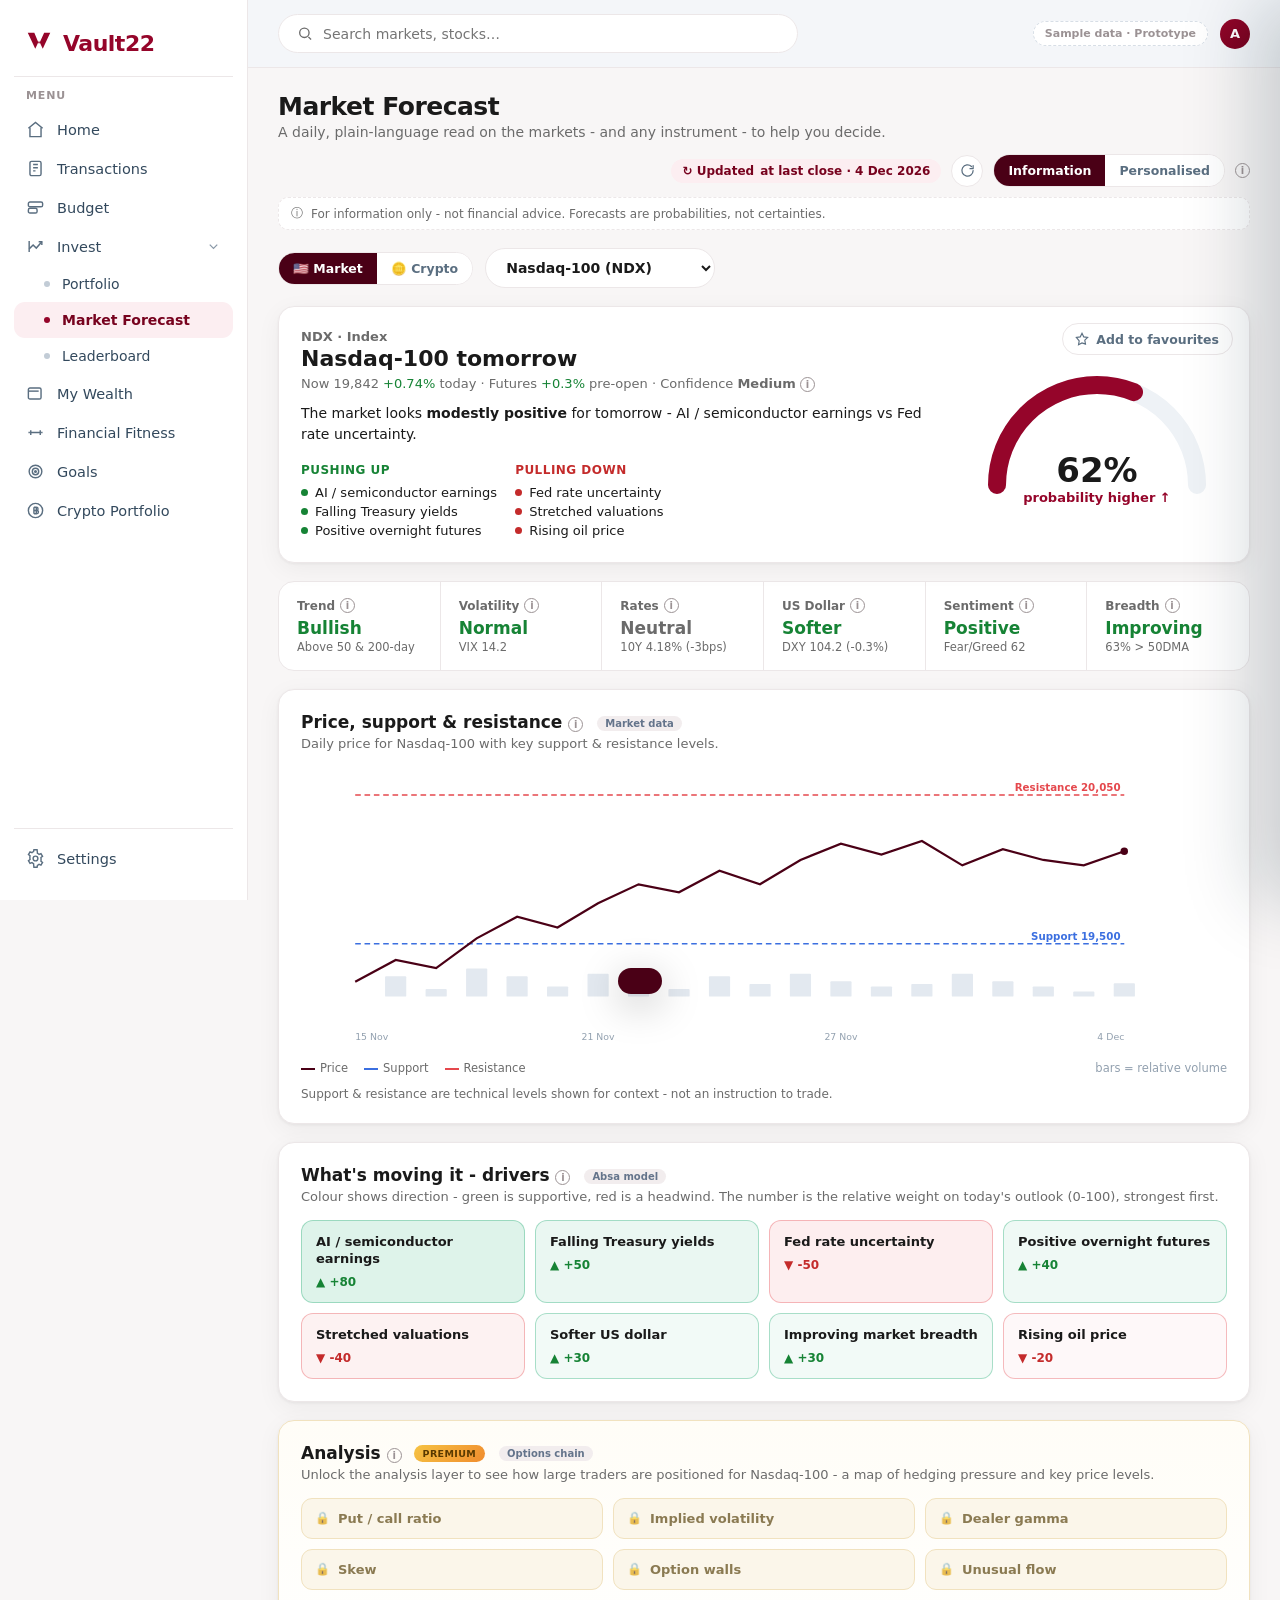
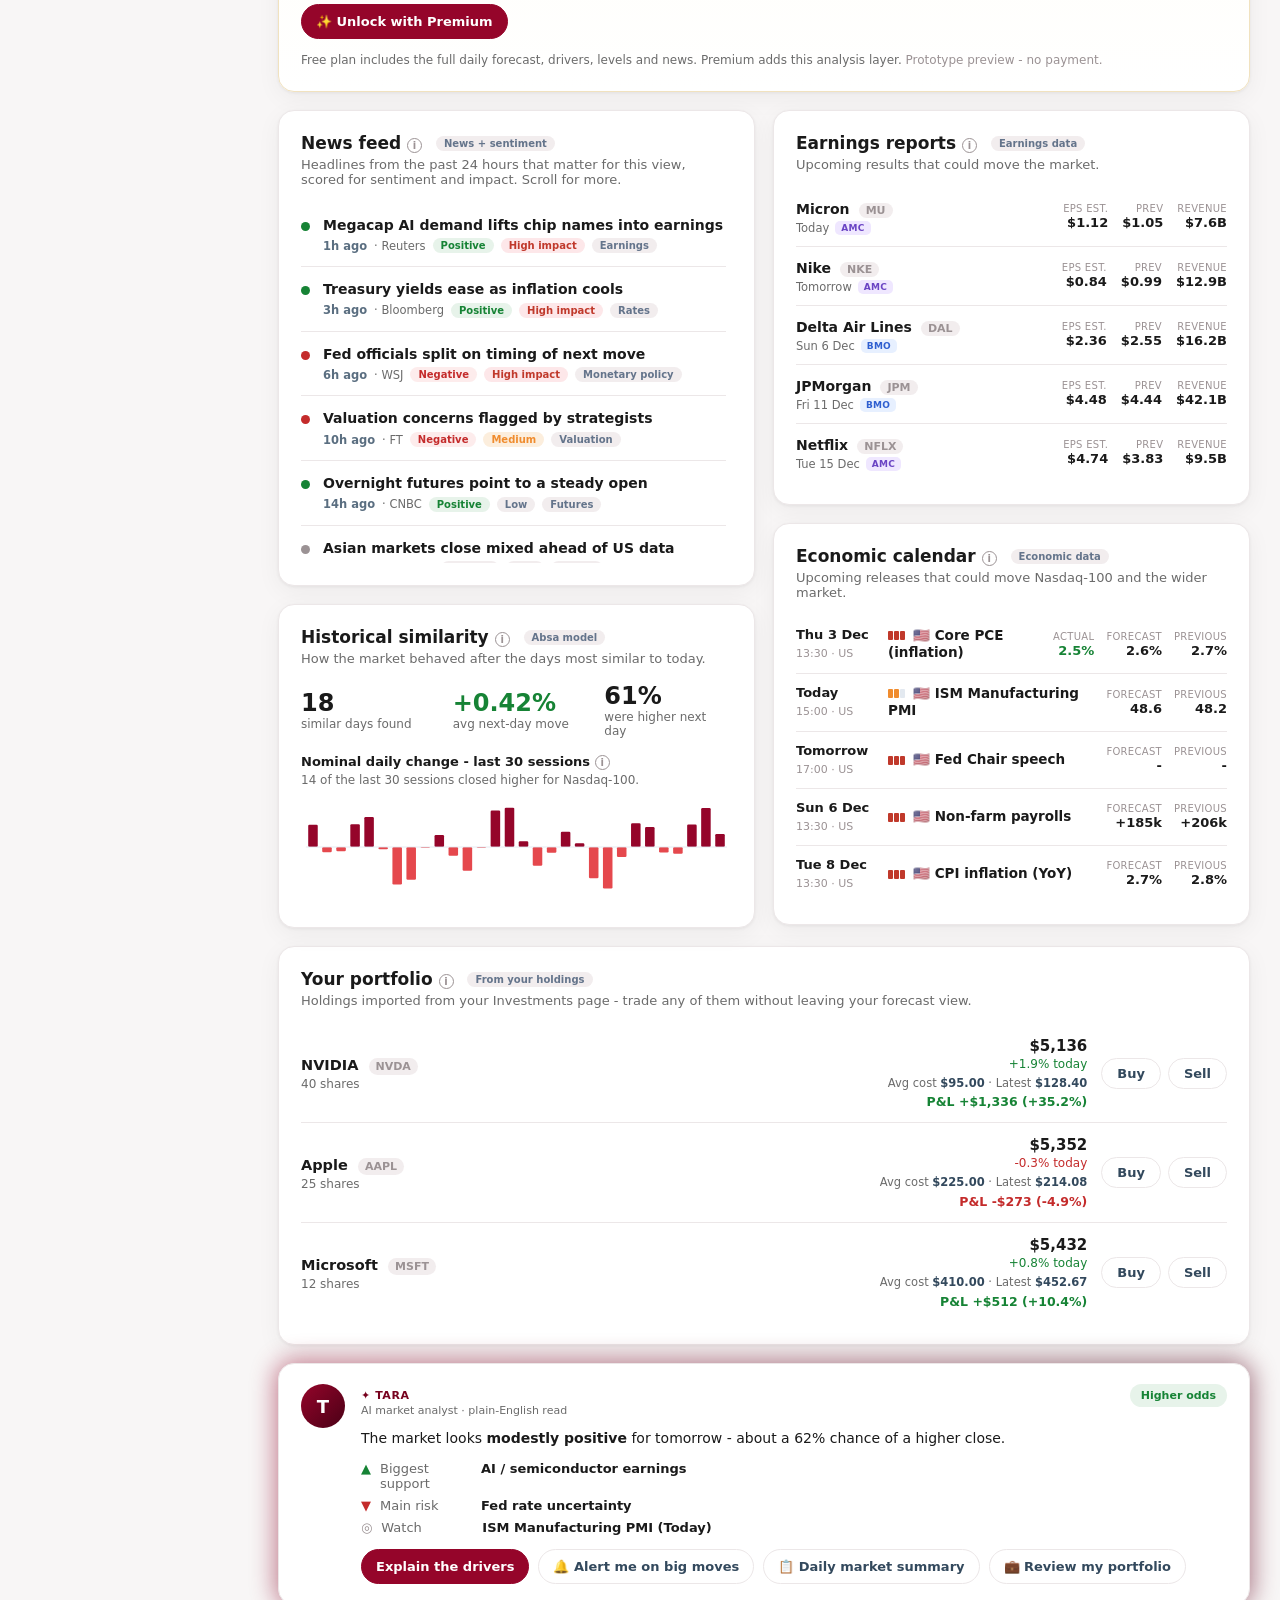
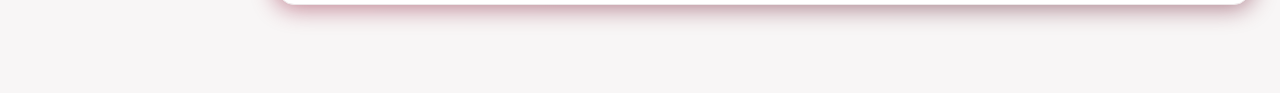
<file: sections/forecast.html>
<!DOCTYPE html>
<html lang="en">
<head>
<meta charset="UTF-8" />
<meta name="viewport" content="width=device-width, initial-scale=1.0" />
<title>Vault22 · Market Forecast</title>
<link rel="preconnect" href="https://fonts.googleapis.com" />
<link rel="preconnect" href="https://fonts.gstatic.com" crossorigin />
<link href="https://fonts.googleapis.com/css2?family=Onest:wght@300;400;500;600;700;800&display=swap" rel="stylesheet" />
<style>
  /* Absa design system. --teal is this app's PRIMARY brand token (its name is
     historical); it is Absa crimson now. --green stays a real green: Absa's own
     design shows credit amounts in green, so gains/losses keep their semantics. */
  :root{
    --navy:#4A0016; --teal:#95052A; --teal-d:#77021E; --teal-soft:#FCEEF1; --bg:#F8F6F6;
    --card:#FFFFFF; --line:#ECE7E8; --muted:#6B6B6B; --muted-2:#9B9294; --ink:#1A1A1A;
    --red:#C42B2B; --red-soft:#FDECEC; --amber:#F08C2E; --amber-soft:#FCEEDD;
    --green:#168335; --green-soft:#E7F3EA; --blue:#3B6FE0; --blue-soft:#ECF1FC;
    --gray-pill:#F2EDEE; --shadow:0 1px 3px rgba(26,26,26,.06),0 6px 24px rgba(26,26,26,.05); --radius:16px;
  }
  *{box-sizing:border-box;margin:0;padding:0}
  body{font-family:'Segoe UI',system-ui,sans-serif;background:var(--bg);color:var(--ink);-webkit-font-smoothing:antialiased}
  .app{display:flex;min-height:100vh}
  .sidebar{width:248px;flex-shrink:0;background:var(--card);border-right:1px solid var(--line);display:flex;flex-direction:column;position:sticky;top:0;height:100vh;padding:22px 14px}
  .logo{display:flex;align-items:center;gap:9px;padding:6px 10px 18px;border-bottom:1px solid var(--line);margin-bottom:12px}
  .logo svg{width:30px;height:30px}.logo span{font-size:22px;font-weight:800;color:var(--teal);letter-spacing:-.5px}
  .nav-label{font-size:11px;font-weight:700;letter-spacing:.08em;color:var(--muted-2);padding:0 12px 8px;text-transform:uppercase}
  .nav-item{display:flex;align-items:center;gap:12px;padding:10px 12px;border-radius:11px;color:#33495d;font-size:14.5px;font-weight:500;cursor:pointer;position:relative;transition:.15s}
  .nav-item svg{width:19px;height:19px;flex-shrink:0;stroke:#5a6e80}
  .nav-item:hover{background:#f6f8fa}
  .nav-item.active{background:var(--teal-soft);color:var(--teal-d);font-weight:600}
  .nav-item.active svg{stroke:var(--teal-d)}
  .nav-item.active::before{content:"";position:absolute;left:-14px;top:8px;bottom:8px;width:4px;border-radius:0 4px 4px 0;background:var(--teal)}
  .nav-parent .caret{width:15px;height:15px;margin-left:auto;stroke:#8a99a8;transition:transform .2s}
  .nav-parent[aria-expanded="false"] .caret{transform:rotate(-90deg)}
  .nav-sub-group{overflow:hidden;transition:max-height .22s ease;max-height:200px}
  .nav-sub-group.collapsed{max-height:0}
  .nav-sub{padding-left:30px;font-size:14px}
  .nav-sub .sub-dot{width:6px;height:6px;border-radius:50%;background:#c2ccd6;flex-shrink:0}
  .nav-sub.active .sub-dot{background:var(--teal)}
  .nav-sub.active::before{left:-14px}
  .sidebar-foot{margin-top:auto;border-top:1px solid var(--line);padding-top:10px}
  .main{flex:1;min-width:0;display:flex;flex-direction:column}
  .topbar{position:sticky;top:0;z-index:20;background:rgba(244,246,249,.85);backdrop-filter:blur(8px);display:flex;align-items:center;gap:16px;padding:14px 30px;border-bottom:1px solid var(--line)}
  .search{flex:1;max-width:520px;display:flex;align-items:center;gap:10px;background:#fff;border:1px solid var(--line);border-radius:30px;padding:10px 18px;color:var(--muted)}
  .search svg{width:17px;height:17px;stroke:var(--muted)}.search input{border:0;outline:0;font-family:inherit;font-size:14px;width:100%;background:transparent;color:var(--ink)}
  .top-right{margin-left:auto;display:flex;align-items:center;gap:12px}
  .uava{width:30px;height:30px;border-radius:50%;background:linear-gradient(135deg,#95052A,#77021E);color:#fff;display:grid;place-items:center;font-weight:700;font-size:13px}
  .content{padding:24px 30px 70px;max-width:1320px;width:100%;margin:0 auto}
  .card{background:var(--card);border:1px solid var(--line);border-radius:var(--radius);padding:22px;box-shadow:var(--shadow);margin-bottom:18px}
  .grid{display:grid;gap:18px}.g2{grid-template-columns:1fr 1fr}.g3{grid-template-columns:repeat(3,1fr)}
  @media(max-width:980px){.g2,.g3{grid-template-columns:1fr}}
  h2.sec{font-size:17px;font-weight:700;margin-bottom:4px}
  .sub{color:var(--muted);font-size:13px;margin-bottom:16px}
  .src{font-size:10px;font-weight:700;padding:2px 8px;border-radius:20px;margin-left:8px;vertical-align:middle;background:var(--gray-pill);color:#64748b}
  .hdr{display:flex;align-items:flex-start;gap:14px;margin-bottom:8px;flex-wrap:wrap}
  .hdr h1{font-size:25px;font-weight:800;letter-spacing:-.5px}
  .hdr p{color:var(--muted);font-size:14px;margin-top:3px}
  .hdr .right{margin-left:auto;display:flex;align-items:center;gap:10px;flex-wrap:wrap}
  .badge{display:inline-flex;align-items:center;gap:6px;font-size:12px;font-weight:600;color:var(--teal-d);background:var(--teal-soft);padding:5px 11px;border-radius:20px}
  .disc{font-size:12px;color:var(--muted);background:#fff;border:1px dashed var(--line);border-radius:10px;padding:7px 12px;margin:10px 0 18px;display:flex;gap:8px;align-items:center}
  .seg{display:inline-flex;border:1px solid var(--line);border-radius:30px;overflow:hidden;background:#fff}
  .seg button{font-family:inherit;font-size:12.5px;font-weight:600;padding:8px 14px;border:0;background:#fff;color:#5a6e80;cursor:pointer}
  .seg button.on{background:var(--navy);color:#fff}
  .selrow{display:flex;align-items:center;gap:12px;flex-wrap:wrap;margin-bottom:18px}
  .isel{font-family:inherit;font-size:14px;font-weight:600;color:var(--ink);background:#fff;border:1px solid var(--line);border-radius:30px;padding:10px 16px;cursor:pointer;min-width:230px}
  .chiprow{display:flex;gap:7px;flex-wrap:wrap}
  .chip{font-size:12.5px;font-weight:600;padding:7px 13px;border-radius:20px;border:1px solid var(--line);background:#fff;color:#5a6e80;cursor:pointer}
  .chip.on{background:var(--teal-soft);color:var(--teal-d);border-color:transparent}
  .hero{display:grid;grid-template-columns:1fr 260px;gap:24px;align-items:center}
  .gaugewrap{display:flex;justify-content:center;align-items:center}
  .hero .title-row{display:flex;align-items:center;gap:10px;flex-wrap:wrap}
  .hero .px{font-size:13px;color:var(--muted);margin-top:3px}
  .hero .verdict{font-size:14px;line-height:1.5;margin:11px 0 14px}
  @media(max-width:760px){.hero{grid-template-columns:1fr}}
  .gauge{position:relative;width:240px;height:140px;margin:0 auto}
  .gauge .lab{position:absolute;bottom:0;left:0;right:0;text-align:center}
  .gauge .big{font-size:34px;font-weight:800;line-height:1}
  .gauge .dir{font-size:13px;font-weight:700;margin-top:3px}
  /* The dial reads a probability, not money moving. It shares the .pos class with
     real price changes, so scope it: the dial takes the Absa brand colour while
     +/- amounts keep their green/red. */
  .gauge .dir.pos{color:var(--teal)}
  .hero .meta .nm{font-size:13px;color:var(--muted);font-weight:600}
  .hero .meta h3{font-size:22px;font-weight:800;margin:2px 0 2px}
  .hero .drv{display:flex;gap:18px;flex-wrap:wrap}
  .hero .drv .col b{font-size:12px;text-transform:uppercase;letter-spacing:.04em;color:var(--muted)}
  .hero .drv ul{list-style:none;margin-top:5px}
  .hero .drv li{font-size:13px;padding:2px 0;display:flex;gap:7px;align-items:center}
  .dot{width:7px;height:7px;border-radius:50%;flex-shrink:0}
  .cstrip{display:grid;gap:0;border:1px solid var(--line);border-radius:var(--radius);background:#fff}
  @media(max-width:760px){.cstrip{grid-template-columns:1fr 1fr!important}}
  .cstrip>div{padding:16px 18px;border-right:1px solid var(--line)}
  .cstrip>div:last-child{border-right:0}
  .cstrip .k{font-size:12px;color:var(--muted);font-weight:600;display:flex;align-items:center;gap:5px}
  .cstrip .v{font-size:17px;font-weight:800;margin-top:5px}
  .cstrip .s{font-size:11.5px;color:var(--muted);margin-top:2px}
  .pos{color:var(--green)}.neg{color:var(--red)}.flat{color:var(--muted)}
  .heat{display:grid;grid-template-columns:repeat(4,1fr);gap:10px}
  @media(max-width:760px){.heat{grid-template-columns:1fr 1fr}}
  .hcell{border-radius:12px;padding:13px 14px;border:1px solid var(--line);position:relative}
  .hcell .hl{font-size:13px;font-weight:600;line-height:1.3}
  .hcell .hi{font-size:12px;font-weight:800;margin-top:7px}
  .news{display:flex;flex-direction:column}
  #news{max-height:360px;overflow-y:auto;padding-right:6px}
  #news::-webkit-scrollbar{width:7px}#news::-webkit-scrollbar-thumb{background:#d6dee6;border-radius:10px}
  .nitem{display:flex;gap:13px;padding:13px 0;border-bottom:1px solid var(--line)}
  .nitem:last-child{border-bottom:0}
  .nitem .ndot{width:9px;height:9px;border-radius:50%;margin-top:6px;flex-shrink:0}
  .nitem .nh{font-size:14px;font-weight:600;line-height:1.4}
  .nitem .nm{font-size:11.5px;color:var(--muted);margin-top:3px;display:flex;gap:7px;flex-wrap:wrap;align-items:center}
  .tag{font-size:10px;font-weight:700;padding:2px 8px;border-radius:20px}
  .t-pos{background:var(--green-soft);color:var(--green)}.t-neg{background:var(--red-soft);color:var(--red)}.t-neu{background:var(--gray-pill);color:#64748b}
  .t-high{background:#fde7e9;color:#c0392b}.t-med{background:var(--amber-soft);color:var(--amber)}.t-low{background:var(--gray-pill);color:#64748b}
  .stat-grid{display:grid;grid-template-columns:repeat(3,1fr);gap:14px}
  @media(max-width:760px){.stat-grid{grid-template-columns:1fr 1fr}}
  .stat{border:1px solid var(--line);border-radius:12px;padding:13px 15px;background:#fafbfc}
  .stat .k{font-size:12px;color:var(--muted);display:flex;align-items:center;gap:5px}
  .stat .v{font-size:18px;font-weight:800;margin-top:3px}
  .signal{display:inline-flex;align-items:center;gap:8px;font-size:14px;font-weight:800;padding:8px 16px;border-radius:30px}
  .sig-buy{background:var(--green-soft);color:var(--green)}.sig-hold{background:var(--amber-soft);color:var(--amber)}.sig-sell{background:var(--red-soft);color:var(--red)}
  .chart-wrap{position:relative}
  .legend{display:flex;gap:16px;flex-wrap:wrap;font-size:11.5px;color:var(--muted);margin-top:10px}
  .legend i{display:inline-block;width:14px;height:0;border-top:2px solid;margin-right:5px;vertical-align:middle}
  .orderbox{display:grid;grid-template-columns:repeat(4,1fr);gap:10px;margin-top:14px}
  @media(max-width:760px){.orderbox{grid-template-columns:1fr 1fr}}
  .ob{border:1px solid var(--line);border-radius:11px;padding:11px 13px;text-align:center}
  .ob .k{font-size:11px;color:var(--muted)}.ob .v{font-size:15px;font-weight:800;margin-top:3px}
  .simrow{display:flex;gap:24px;flex-wrap:wrap;align-items:center}
  .sim{flex:1;min-width:120px}.sim .v{font-size:24px;font-weight:800}.sim .k{font-size:12px;color:var(--muted)}
  .calrow{display:flex;justify-content:space-between;gap:12px;padding:11px 0;border-bottom:1px solid var(--line);font-size:13.5px}
  .calrow:last-child{border-bottom:0}
  .tara-shell{position:relative;border-radius:calc(var(--radius) + 3px);margin-bottom:18px}
  .tara-shell::before{content:"";position:absolute;inset:-3px;border-radius:calc(var(--radius) + 4px);z-index:0;background:linear-gradient(120deg,#95052A,#4A0016,#95052A,#4A0016,#95052A);background-size:300% 300%;filter:blur(12px);opacity:.5;animation:taraGlow 6s ease-in-out infinite}
  @keyframes taraGlow{0%{background-position:0% 50%}50%{background-position:100% 50%}100%{background-position:0% 50%}}
  @media(prefers-reduced-motion:reduce){.tara-shell::before{animation:none}}
  .tara{position:relative;z-index:1;background:#fff;border:1px solid var(--line);border-radius:var(--radius);padding:20px 22px;color:var(--ink);display:flex;gap:16px}
  .tara .av{width:44px;height:44px;border-radius:50%;background:linear-gradient(135deg,#95052A,#4A0016);display:grid;place-items:center;font-weight:800;color:#fff;flex-shrink:0;font-size:18px}
  .tara .tag2{font-size:11px;font-weight:700;color:var(--teal-d);letter-spacing:.05em;text-transform:uppercase}
  .tara .suit{font-size:13px;color:#95052A;margin-top:10px;background:var(--green-soft);border-radius:10px;padding:9px 12px}
  .tara .acts{display:flex;gap:9px;flex-wrap:wrap;margin-top:14px}
  .btn{display:inline-flex;align-items:center;gap:7px;border-radius:9999px;padding:9px 14px;font-family:inherit;font-size:13px;font-weight:600;cursor:pointer;border:1px solid var(--line);background:#fff;color:#33495d}
  .btn.primary{background:var(--teal);border-color:var(--teal);color:#fff}
  .btn.mini{background:rgba(255,255,255,.14);border-color:rgba(255,255,255,.25);color:#fff}
  .tip{display:inline-grid;place-items:center;width:15px;height:15px;border-radius:50%;border:1px solid var(--muted-2);color:var(--muted-2);font-size:10px;font-weight:700;cursor:help;position:relative}
  .tip:hover::after,.tip:focus-visible::after,.tip.open::after{content:attr(data-tip);position:absolute;bottom:155%;left:50%;transform:translateX(-50%);background:var(--navy);color:#fff;font-size:11.5px;font-weight:500;line-height:1.45;width:240px;max-width:78vw;padding:9px 11px;border-radius:9px;z-index:200;box-shadow:0 8px 24px rgba(0,0,0,.28);text-align:left;white-space:normal}
  .tip:hover::before,.tip:focus-visible::before,.tip.open::before{content:"";position:absolute;bottom:155%;left:50%;transform:translate(-50%,100%);border:6px solid transparent;border-top-color:var(--navy);z-index:200}
  .toast{position:fixed;bottom:26px;left:50%;transform:translateX(-50%) translateY(120px);background:var(--navy);color:#fff;padding:13px 22px;border-radius:30px;font-size:14px;font-weight:500;box-shadow:0 10px 40px rgba(0,0,0,.25);z-index:99;transition:.35s}
  .toast.show{transform:translateX(-50%) translateY(0)}
  :focus-visible{outline:2px solid var(--teal-d);outline-offset:2px;border-radius:6px}
  .nav-item:focus-visible{background:#eef7f3}
  .tip:focus-visible{outline:2px solid var(--teal-d);outline-offset:2px}
  .menu-btn{display:none;background:#fff;border:1px solid var(--line);border-radius:10px;width:40px;height:40px;align-items:center;justify-content:center;cursor:pointer;flex-shrink:0}
  .menu-btn svg{width:20px;height:20px;stroke:#33495d}
  .backdrop{display:none;position:fixed;inset:0;background:rgba(11,34,57,.45);z-index:40}
  @media(max-width:860px){
    .sidebar{position:fixed;left:0;top:0;z-index:60;transform:translateX(-100%);transition:transform .25s ease}
    .app.nav-open .sidebar{transform:translateX(0);box-shadow:0 10px 50px rgba(0,0,0,.28)}
    .app.nav-open .backdrop{display:block}
    .menu-btn{display:inline-flex}
    .topbar{padding:12px 16px;gap:12px}
    .content{padding:18px 16px 60px}
    .hdr h1{font-size:22px}
  }
  @media(max-width:560px){
    .search{display:none}
    .hdr .right{width:100%;justify-content:space-between}
    .stat-grid,.cstrip,.heat,.orderbox{grid-template-columns:1fr 1fr!important}
    .tip:hover::after,.tip:focus-visible::after,.tip.open::after{width:188px}
  }
  @media(prefers-reduced-motion:reduce){*{transition:none!important}}
  .banner{display:none;align-items:center;gap:10px;font-size:13px;font-weight:500;border-radius:12px;padding:11px 14px;margin:0 0 18px}
  .banner.show{display:flex}
  .banner.warn{background:var(--amber-soft);color:#9a5a12;border:1px solid #f3d9b5}
  .banner.err{background:var(--red-soft);color:#b3261e;border:1px solid #f1c4c6}
  .banner.info{background:var(--teal-soft);color:#0f6b4f;border:1px solid #bfe8d6}
  .empty{padding:24px 18px;text-align:center;color:var(--muted);font-size:13px}
  .skel{position:relative;overflow:hidden;background:#eef2f6;border-radius:10px}
  .skel::after{content:"";position:absolute;inset:0;transform:translateX(-100%);background:linear-gradient(90deg,transparent,rgba(255,255,255,.65),transparent);animation:sh 1.2s infinite}
  @keyframes sh{100%{transform:translateX(100%)}}
  @media(prefers-reduced-motion:reduce){.skel::after{animation:none}}
  .chip:hover{border-color:#cfd8e2}
  .isel:hover{border-color:#cfd8e2}
  .btn:hover{border-color:#cfd8e2;background:#f9fafb}
  .btn.primary:hover{background:var(--teal-d);border-color:var(--teal-d)}
  .btn.mini:hover{background:rgba(255,255,255,.24)}
  .seg button:not(.on):hover{background:#f6f8fa}
  .refresh-btn{display:inline-grid;place-items:center;width:32px;height:32px;border-radius:50%;border:1px solid var(--line);background:#fff;color:#5a6e80;cursor:pointer}
  .refresh-btn:hover{border-color:#cfd8e2;color:var(--teal-d)}
  .refresh-btn svg{width:15px;height:15px}
  .refresh-btn:disabled{opacity:.55;cursor:default}
  .spin{animation:spin .8s linear infinite}
  @keyframes spin{to{transform:rotate(360deg)}}
  @media(prefers-reduced-motion:reduce){.spin{animation:none}}
  .tara-head{display:flex;align-items:flex-start;justify-content:space-between;gap:12px}
  .tara-sub{font-size:11px;color:var(--muted);margin-top:1px}
  .tara-lead{font-size:14px;line-height:1.5;color:var(--ink);margin:11px 0 12px}
  .tara-rows{display:flex;flex-direction:column;gap:7px}
  .tara-row{display:flex;align-items:baseline;gap:9px;font-size:13px}
  .tara-ic{font-weight:800;flex:0 0 auto}
  .tara-k{color:var(--muted);flex:0 0 92px}
  .tara-v{color:var(--ink);font-weight:600;min-width:0}
  .tara-chip{font-size:11px;font-weight:800;padding:5px 11px;border-radius:20px;flex:0 0 auto;white-space:nowrap}
  .modal{position:fixed;inset:0;z-index:9500;display:none;align-items:center;justify-content:center;padding:20px;background:rgba(11,34,57,.5)}
  .modal.show{display:flex}
  .modal-card{position:relative;background:#fff;border-radius:18px;max-width:520px;width:100%;max-height:86vh;overflow:auto;box-shadow:0 30px 80px rgba(0,0,0,.35);padding:24px 24px 26px}
  .modal-card h3{font-size:18px;font-weight:800;margin-bottom:3px}
  .modal-x{position:absolute;right:14px;top:14px;width:30px;height:30px;border-radius:50%;border:1px solid var(--line);background:#fff;cursor:pointer;color:#5a6e80;font-size:13px}
  .modal-x:hover{border-color:#cfd8e2}
  .mrow{display:flex;justify-content:space-between;gap:12px;padding:9px 0;border-bottom:1px solid var(--line);font-size:14px}
  .mrow:last-of-type{border-bottom:0}
  @media(pointer:coarse){.tip{width:22px;height:22px;font-size:11px}}
  .sr-only{position:absolute;width:1px;height:1px;padding:0;margin:-1px;overflow:hidden;clip:rect(0,0,0,0);border:0}
  .proto{font-size:11px;font-weight:700;color:var(--muted-2);background:#fff;border:1px dashed #d7dee6;border-radius:20px;padding:5px 11px;white-space:nowrap}
  @media(max-width:560px){.proto{display:none}}
  .prem-badge{font-size:9.5px;font-weight:800;letter-spacing:.04em;background:linear-gradient(135deg,#f6c343,#f08c2e);color:#5a3a00;padding:3px 9px;border-radius:20px;vertical-align:middle;margin-left:6px}
  .optlock .locktxt{font-size:13.5px;color:#33495d;line-height:1.55;margin:10px 0 14px}
  .optlock{background:linear-gradient(180deg,#fffdf7,#fff);border-color:#f1e2bf}
  .opt-teaser{display:grid;grid-template-columns:repeat(3,1fr);gap:10px;margin:14px 0}
  @media(max-width:640px){.opt-teaser{grid-template-columns:1fr 1fr}}
  .opt-tz{display:flex;align-items:center;gap:8px;font-size:13px;font-weight:600;color:#8a7a52;background:#fbf6ea;border:1px solid #f1e2bf;border-radius:11px;padding:12px 13px}
  .opt-lock{opacity:.7;font-size:12px}
  .opt-free{font-size:12px;color:var(--muted);margin-top:12px;line-height:1.5}
  #heroCard{position:relative}
  .favbtn{position:absolute;top:16px;right:16px;z-index:2;display:inline-flex;align-items:center;gap:6px;background:#fff;border:1px solid var(--line);border-radius:30px;padding:7px 13px 7px 11px;font-family:inherit;font-size:12.5px;font-weight:600;color:#5a6e80;cursor:pointer;transition:.15s}
  .favbtn svg{width:16px;height:16px}
  .favbtn:hover{border-color:#cfd8e2}
  .favbtn.on{background:var(--amber-soft);border-color:transparent;color:var(--amber)}
  @media(max-width:560px){.favbtn span{display:none}.favbtn{padding:8px}}
  .drawer-backdrop{position:fixed;inset:0;background:rgba(11,34,57,.42);z-index:9400;opacity:0;visibility:hidden;transition:.25s}
  .drawer-backdrop.show{opacity:1;visibility:visible}
  .drawer{position:fixed;top:0;right:0;height:100vh;width:clamp(400px,48vw,640px);background:#fff;z-index:9450;box-shadow:-24px 0 70px rgba(11,34,51,.20);transform:translateX(100%);transition:transform .3s cubic-bezier(.4,0,.2,1);display:flex;flex-direction:column}
  .drawer.show{transform:translateX(0)}
  @media(max-width:760px){.drawer{width:100%}}
  .drawer-inner{overflow-y:auto;padding:24px 28px 44px;height:100%}
  .drawer-inner h3{font-size:19px;font-weight:800;margin-bottom:3px}
  .drawer-x{position:absolute;right:16px;top:16px;width:32px;height:32px;border-radius:50%;border:1px solid var(--line);background:#fff;cursor:pointer;color:#5a6e80;font-size:14px;z-index:2}
  .drawer-x:hover{border-color:#cfd8e2}
  .drawer-disc{font-size:12px;color:#5a6e80;background:#f7f9fb;border:1px dashed var(--line);border-radius:10px;padding:10px 12px;margin:14px 0 18px;line-height:1.5}
  .drawer-sec{font-weight:700;font-size:13px;margin:20px 0 10px;color:var(--ink)}
  .bd{display:flex;flex-direction:column;gap:9px}
  .bd-row{display:grid;grid-template-columns:150px 1fr;align-items:center;gap:12px}
  @media(max-width:520px){.bd-row{grid-template-columns:110px 1fr}}
  .bd-name{font-size:12.5px;color:#33495d;text-align:right;line-height:1.25}
  .bd-track{display:flex;align-items:center;height:22px}
  .bd-half{width:50%;height:22px;display:flex;align-items:center}
  .bd-half.l{justify-content:flex-end;border-right:2px solid #ced7e0}
  .bd-half.r{justify-content:flex-start}
  .bd-bar{height:22px;border-radius:5px;display:flex;align-items:center;font-size:11px;font-weight:800;color:#fff;padding:0 7px;min-width:24px;white-space:nowrap}
  .bd-bar.pos{background:var(--green);border-radius:0 5px 5px 0}
  .bd-bar.neg{background:var(--red);border-radius:5px 0 0 5px;justify-content:flex-end}
  .bd-axis{display:grid;grid-template-columns:150px 1fr;gap:12px;margin-top:8px;font-size:10px;color:var(--muted-2)}
  @media(max-width:520px){.bd-axis{grid-template-columns:110px 1fr}}
  .bd-axis .scale{display:flex;justify-content:space-between}
  .grid.g2.one{grid-template-columns:1fr}
  .cols2{display:grid;grid-template-columns:1fr 1fr;gap:18px;align-items:start;margin-bottom:18px}
  .cols2 .col{display:flex;flex-direction:column;gap:18px;min-width:0}
  .cols2 .col>.card,.cols2 .col>div>.card{margin-bottom:0}
  @media(max-width:980px){.cols2{grid-template-columns:1fr}}
  .pf-list{display:flex;flex-direction:column}
  .pf-row{display:grid;grid-template-columns:1fr auto auto;align-items:center;gap:14px;padding:13px 0;border-bottom:1px solid var(--line)}
  .pf-row:last-child{border-bottom:0}
  .pf-nm b{font-size:14.5px}.pf-sym{font-size:11px;font-weight:700;color:var(--muted-2);background:var(--gray-pill);padding:2px 7px;border-radius:20px;margin-left:5px}
  .pf-u{font-size:12px;color:var(--muted);margin-top:3px}
  .pf-val{text-align:right}.pf-v{font-size:15px;font-weight:800}.pf-c{font-size:12px;margin-top:2px}
  .pf-act{display:flex;gap:7px}
  .pf-act .btn{padding:7px 15px}
  .pers-chip{font-size:11px;font-weight:700;color:#95052A;background:var(--green-soft);padding:4px 10px;border-radius:20px;white-space:nowrap}
  .ec-row{display:grid;grid-template-columns:82px 1fr auto;gap:10px;align-items:center;padding:11px 0;border-bottom:1px solid var(--line)}
  .ec-row:last-child{border-bottom:0}
  .ec-when b{font-size:13px;display:block}.ec-when span{font-size:11px;color:var(--muted-2)}
  .ec-evt{font-size:13.5px;font-weight:600;line-height:1.3}
  .ec-vals{display:flex;gap:12px;text-align:right}
  .ec-cell .ec-k{font-size:10px;color:var(--muted-2);text-transform:uppercase;letter-spacing:.03em}
  .ec-cell .ec-v{font-size:13px;font-weight:700;margin-top:1px}
  @media(max-width:520px){.ec-row{grid-template-columns:70px 1fr}.ec-vals{grid-column:1/-1;justify-content:flex-start;gap:16px}}
  .ern-row{display:flex;justify-content:space-between;align-items:center;gap:10px;padding:11px 0;border-bottom:1px solid var(--line)}
  .ern-row:last-child{border-bottom:0}
  .ern-co b{font-size:14px}.ern-tkr{font-size:11px;font-weight:700;color:var(--muted-2);background:var(--gray-pill);padding:1px 7px;border-radius:20px;margin-left:4px}
  .ern-date{font-size:11.5px;color:var(--muted);margin-top:3px;display:flex;align-items:center;gap:6px}
  .ern-when{font-size:9px;font-weight:800;padding:2px 6px;border-radius:5px;letter-spacing:.03em}
  .ern-when.bmo{background:#e7f0ff;color:#2f5fd0}.ern-when.amc{background:#efe7ff;color:#6a44c4}
  .ern-vals{display:flex;gap:14px;text-align:right}
  @media(max-width:560px){.ern-row{flex-wrap:wrap}.ern-vals{width:100%;justify-content:flex-start;text-align:left;gap:20px;margin-top:6px}.ern-vals .ec-v{font-size:12.5px}}
  .tm-head{display:flex;gap:11px;align-items:center;margin-bottom:16px}
  .tm-av{width:42px;height:42px;border-radius:11px;background:linear-gradient(135deg,#95052A,#4A0016);color:#fff;display:grid;place-items:center;font-weight:800;font-size:12px}
  .tm-nm{font-weight:800;font-size:16px}.tm-nm span{font-size:12px;color:var(--muted-2);font-weight:600}
  .tm-px{font-size:13px;color:var(--muted);margin-top:1px}
  .tm-lbl{font-size:12px;color:var(--muted);margin-bottom:6px}
  .tm-acct{display:flex;justify-content:space-between;align-items:center;border:1px solid var(--line);border-radius:12px;padding:12px 14px;margin-bottom:15px;cursor:pointer}
  .tm-acct b{font-size:14px}.tm-sub{font-size:12px;color:var(--muted);margin-top:2px}
  .tm-amt{display:flex;align-items:center;gap:6px;border:1px solid var(--line);border-radius:12px;padding:11px 14px;margin-bottom:11px}
  .tm-amt span{font-size:18px;font-weight:700;color:var(--muted)}
  .tm-amt input{border:0;outline:0;font-family:inherit;font-size:20px;font-weight:800;width:100%;background:transparent;color:var(--ink)}
  .tm-chips{display:flex;gap:8px;flex-wrap:wrap;margin-bottom:12px}
  .tm-chips .btn{padding:7px 14px;font-size:13px}
  .tm-units{font-size:12.5px;color:var(--muted);margin-bottom:14px}
  .tm-break{border-top:1px solid var(--line);padding-top:12px}
  .tm-break>div{display:flex;justify-content:space-between;font-size:13.5px;padding:5px 0;color:var(--muted)}
  .tm-break>div b{color:var(--ink)}
  .tm-break .tot{border-top:1px solid var(--line);margin-top:5px;padding-top:10px;font-size:15px;color:var(--ink);font-weight:700}
  .tm-break .tot b{font-weight:800}
  .tm-note{margin-top:12px;font-size:11.5px;color:var(--muted);text-align:center}
  .tm-crow{display:flex;justify-content:space-between;gap:12px;padding:11px 0;border-bottom:1px solid var(--line);font-size:14px}
  .tm-crow:last-of-type{border-bottom:0}.tm-crow span{color:var(--muted)}
  .tm-back{background:none;border:0;color:var(--muted);font-family:inherit;font-size:13px;font-weight:600;cursor:pointer;padding:0 0 8px}
  .tm-check{width:60px;height:60px;border-radius:50%;background:var(--green-soft);color:var(--green);display:grid;place-items:center;font-size:30px;font-weight:800;margin:0 auto}
  .tm-context{font-size:11px;font-weight:700;letter-spacing:.08em;text-transform:uppercase;color:var(--teal-d);margin-bottom:12px}
  .tm-steps{display:flex;align-items:center;gap:8px;margin-bottom:20px}
  .tm-step{display:flex;align-items:center;gap:7px;font-size:12px;font-weight:600;color:var(--muted-2)}
  .tm-step .tm-dot{width:22px;height:22px;border-radius:50%;display:grid;place-items:center;font-size:11px;font-weight:800;background:#eef2f6;color:var(--muted-2)}
  .tm-step.on{color:var(--ink)}.tm-step.on .tm-dot{background:var(--navy);color:#fff}
  .tm-step.done{color:var(--green)}.tm-step.done .tm-dot{background:var(--green);color:#fff}
  .tm-line{flex:1;height:2px;background:#eef2f6;border-radius:2px}
  .tsum-sec{font-size:11px;font-weight:700;color:var(--muted);text-transform:uppercase;letter-spacing:.05em;margin:18px 0 9px}
  .tsum-grid{display:grid;grid-template-columns:1fr 1fr;gap:9px}
  .tsum-cell{border:1px solid var(--line);border-radius:11px;padding:10px 12px}
  .tsum-cell .tsum-k{font-size:11px;color:var(--muted)}
  .tsum-cell .tsum-v{font-size:14px;font-weight:800;margin-top:2px}
  .tsum-drv{display:flex;align-items:center;gap:9px;font-size:13.5px;padding:5px 0}
  .tsum-watch{font-size:13.5px;font-weight:600;background:#f7f9fb;border:1px solid var(--line);border-radius:11px;padding:11px 13px}
  @media(max-width:560px){.pf-row{grid-template-columns:1fr auto}.pf-act{grid-column:1/-1;justify-content:flex-end}}
  a.src{text-decoration:none;transition:background .15s,color .15s}
  a.src:hover,a.src:focus-visible{background:#e2e8f0;color:#334155}
  .pf-meta{font-size:11.5px;color:var(--muted);margin-top:4px;line-height:1.55}.pf-meta b{color:#33495d;font-weight:700}
  .pf-pl{font-size:12.5px;font-weight:800;margin-top:2px}
</style>
</head>
<body>
<div class="app" id="app">
  <div class="backdrop" id="backdrop" onclick="toggleNav()"></div>
  <aside class="sidebar">
    <div class="logo"><svg viewBox="0 0 32 32" fill="none"><path d="M4 5l8 17 4-8.5L20 22 28 5h-6.5l-5.5 12L11 5H4z" fill="#95052A"/></svg><span>Vault22</span></div>
    <div class="nav-label">Menu</div>
    <div class="nav-item" onclick="toast('Home')"><svg viewBox="0 0 24 24" fill="none" stroke-width="1.8"><path d="M3 10.5L12 3l9 7.5"/><path d="M5 9.5V21h14V9.5"/></svg>Home</div>
    <div class="nav-item" onclick="toast('Transactions')"><svg viewBox="0 0 24 24" fill="none" stroke-width="1.8"><rect x="5" y="3" width="14" height="18" rx="2"/><path d="M9 7h6M9 11h6M9 15h3"/></svg>Transactions</div>
    <div class="nav-item" onclick="toast('Budget')"><svg viewBox="0 0 24 24" fill="none" stroke-width="1.8"><rect x="3" y="5" width="18" height="6" rx="2"/><rect x="3" y="13" width="11" height="6" rx="2"/></svg>Budget</div>
    <div class="nav-item nav-parent" id="investParent" onclick="toggleInvest()" aria-expanded="true"><svg viewBox="0 0 24 24" fill="none" stroke-width="1.8"><path d="M4 19V5"/><path d="M4 15l5-5 4 4 7-8"/><path d="M20 10V6h-4"/></svg>Invest<svg class="caret" viewBox="0 0 24 24" fill="none" stroke-width="2"><path d="M6 9l6 6 6-6"/></svg></div>
    <div class="nav-sub-group" id="investSub">
      <div class="nav-item nav-sub" onclick="toast('Portfolio - your holdings (existing page)')"><span class="sub-dot"></span>Portfolio</div>
      <div class="nav-item nav-sub active"><span class="sub-dot"></span>Market Forecast</div>
      <div class="nav-item nav-sub" onclick="toast('Leaderboard (existing prototype)')"><span class="sub-dot"></span>Leaderboard</div>
    </div>
    <div class="nav-item" onclick="toast('My Wealth')"><svg viewBox="0 0 24 24" fill="none" stroke-width="1.8"><path d="M3 7a2 2 0 0 1 2-2h12a2 2 0 0 1 2 2v10a2 2 0 0 1-2 2H5a2 2 0 0 1-2-2z"/><path d="M3 9h13"/></svg>My Wealth</div>
    <div class="nav-item" onclick="toast('Financial Fitness')"><svg viewBox="0 0 24 24" fill="none" stroke-width="1.8"><path d="M6 9v6M18 9v6M4 11v2M20 11v2M6 12h12"/></svg>Financial Fitness</div>
    <div class="nav-item" onclick="toast('Goals')"><svg viewBox="0 0 24 24" fill="none" stroke-width="1.8"><circle cx="12" cy="12" r="8"/><circle cx="12" cy="12" r="4"/><circle cx="12" cy="12" r="1"/></svg>Goals</div>
    <div class="nav-item" onclick="toast('Crypto Portfolio - your holdings (existing page)')"><svg viewBox="0 0 24 24" fill="none" stroke-width="1.8"><circle cx="12" cy="12" r="9"/><path d="M10 8v8M13 8v8M10 8h3.2a2 2 0 0 1 0 4H10M10 12h3.7a2 2 0 0 1 0 4H10"/></svg>Crypto Portfolio</div>
    <div class="sidebar-foot">
      <div class="nav-item" onclick="toast('Settings')"><svg viewBox="0 0 24 24" fill="none" stroke-width="1.8"><circle cx="12" cy="12" r="3"/><path d="M19 12a7 7 0 0 0-.1-1.2l2-1.6-2-3.4-2.4 1a7 7 0 0 0-2-1.2L14 1h-4l-.5 2.4a7 7 0 0 0-2 1.2l-2.4-1-2 3.4 2 1.6A7 7 0 0 0 5 12c0 .4 0 .8.1 1.2l-2 1.6 2 3.4 2.4-1a7 7 0 0 0 2 1.2L10 23h4l.5-2.4a7 7 0 0 0 2-1.2l2.4 1 2-3.4-2-1.6c.1-.4.1-.8.1-1.2z"/></svg>Settings</div>
    </div>
  </aside>

  <div class="main">
    <header class="topbar">
      <button class="menu-btn" id="menuBtn" aria-label="Open navigation menu" aria-expanded="false" onclick="toggleNav()"><svg viewBox="0 0 24 24" fill="none" stroke-width="2"><path d="M4 7h16M4 12h16M4 17h16"/></svg></button>
      <div class="search"><svg viewBox="0 0 24 24" fill="none" stroke-width="2" aria-hidden="true"><circle cx="11" cy="11" r="7"/><path d="M21 21l-4-4"/></svg><input id="searchInput" placeholder="Search markets, stocks…" aria-label="Search instruments" onkeydown="if(event.key==='Enter')doSearch()" /></div>
      <div class="top-right"><span class="proto" title="This is a design prototype using illustrative sample data - not live market data.">Sample data · Prototype</span><span class="uava">A</span></div>
    </header>

    <main class="content">
      <div class="hdr">
        <div>
          <h1>Market Forecast</h1>
          <p>A daily, plain-language read on the markets - and any instrument - to help you decide.</p>
        </div>
        <div class="right">
          <span class="badge">↻ Updated <span id="asOf"></span></span>
          <button class="refresh-btn" id="refreshBtn" aria-label="Refresh data" title="Refresh" onclick="doRefresh()"><svg viewBox="0 0 24 24" fill="none" stroke="currentColor" stroke-width="2" stroke-linecap="round" stroke-linejoin="round"><path d="M21 12a9 9 0 1 1-2.64-6.36"/><path d="M21 4v5h-5"/></svg></button>
          <div class="seg" id="modeSeg" role="group" aria-label="Guidance mode">
            <button id="mInfo" class="on" aria-pressed="true" onclick="setMode('info')">Information</button>
            <button id="mPers" aria-pressed="false" onclick="setMode('personalised')">Personalised</button>
          </div>
          <span class="tip" data-tip="Information = neutral market facts, the same for everyone. Personalised = the same forecast, but filtered through your Moderate risk profile: each instrument gets a suitability note, Tara tailors its take, and the disclaimer reflects that a licensed review applies.">i</span>
        </div>
      </div>
      <div class="disc">ⓘ <span id="discTxt"></span></div>
      <div class="banner" id="stateBanner" role="status"></div>

      <div class="selrow">
        <div class="seg" id="marketSeg" role="group" aria-label="Asset class">
          <button id="mMarket" class="on" aria-pressed="true" onclick="setMarket('equities')">🇺🇸 Market</button>
          <button id="mCrypto" aria-pressed="false" onclick="setMarket('crypto')">🪙 Crypto</button>
        </div>
        <select class="isel" id="instSel" aria-label="Choose instrument" onchange="render(this.value)"></select>
      </div>

      <div class="card" id="heroCard"></div>
      <div id="condWrap" style="margin-bottom:18px"></div>
      <div id="chartWrap"></div>
      <div class="card">
        <h2 class="sec">What's moving it - drivers <span class="tip" data-tip="Each tile shows a factor pushing the forecast up (green) or down (red). Bigger = stronger influence today.">i</span> <span class="src">Absa model</span></h2>
        <div class="sub" id="heatSub">Colour shows direction - green is supportive, red is a headwind. The number is the relative weight on today's outlook (0-100), strongest first.</div>
        <div class="heat" id="heat"></div>
      </div>
      <div id="statsWrap"></div>
      <div id="optWrap"></div>
      <div class="cols2">
        <div class="col">
          <div class="card">
            <h2 class="sec">News feed <span class="tip" data-tip="Recent headlines scored for sentiment (positive/negative) and importance. Drives part of the forecast.">i</span> <span class="src">News + sentiment</span></h2>
            <div class="sub">Headlines from the past 24 hours that matter for this view, scored for sentiment and impact. Scroll for more.</div>
            <div class="news" id="news"></div>
          </div>
          <div id="sideWrap"></div>
        </div>
        <div class="col">
          <div id="earnWrap"></div>
          <div id="calWrap"></div>
        </div>
      </div>
      <div id="portfolioWrap"></div>
      <div id="taraWrap"></div>
      <div id="liveRegion" class="sr-only" aria-live="polite"></div>
    </main>
  </div>
</div>
<div class="modal" id="modal" onclick="if(event.target===this)closeModal()"><div class="modal-card"></div></div>
<div class="drawer-backdrop" id="drawerBk" onclick="closeDrawer()"></div>
<aside class="drawer" id="drawer" role="dialog" aria-modal="true" aria-label="Forecast drivers"><div class="drawer-inner" id="drawerInner"></div></aside>
<div class="toast" id="toast"></div>

<script>
  const PROFILE = { risk:'Moderate', classification:'Retail client', hasSuitability:true };
  const MON3=['Jan','Feb','Mar','Apr','May','Jun','Jul','Aug','Sep','Oct','Nov','Dec'];
  const WD3=['Sun','Mon','Tue','Wed','Thu','Fri','Sat'];
  function fmtDate(d){return d.getDate()+' '+MON3[d.getMonth()]+' '+d.getFullYear();}
  function lastClose(){var d=new Date(); d.setHours(0,0,0,0); var g=d.getDay(); if(g===0)d.setDate(d.getDate()-2); else if(g===6)d.setDate(d.getDate()-1); return d;}
  function addDays(base,n){var d=new Date(base); d.setDate(d.getDate()+n); return d;}
  function fmtDay(d){return WD3[d.getDay()]+' '+d.getDate()+' '+MON3[d.getMonth()];}
  const AS_OF_D = lastClose();
  const AS_OF = fmtDate(AS_OF_D);

  const EQ = {
    region:'🇺🇸 US market', search:'Search markets, stocks…',
    disc:'For information only - not financial advice. Forecasts are probabilities, not certainties.',
    discPers:'Personalised guidance is based on your risk profile (Moderate). Information & guidance only - not advice; a licensed review applies before acting.',
    taraSub:'AI market analyst · plain-English read', lead:'The market looks', nmIndex:'Index', nmStock:'Stock',
    ORDER:['NDX','SPX','NVDA','AAPL','MSFT','TSLA'],
    CONDITIONS:[
      {k:'Trend',v:'Bullish',s:'Above 50 & 200-day',tone:'pos',tip:'The general direction of prices. Bullish = rising. We read it from moving averages and momentum.'},
      {k:'Volatility',v:'Normal',s:'VIX 14.2',tone:'pos',tip:'How jumpy the market is. The VIX is the “fear gauge”. Low/normal = calmer, steadier moves.'},
      {k:'Rates',v:'Neutral',s:'10Y 4.18% (-3bps)',tone:'flat',tip:'Government bond yields and their daily change (bps). Rising rates usually pressure stocks (esp. tech); falling rates support them.'},
      {k:'US Dollar',v:'Softer',s:'DXY 104.2 (-0.3%)',tone:'pos',tip:'The US dollar index (DXY). A weaker dollar generally supports US equities and risk assets; a stronger dollar is a headwind.'},
      {k:'Sentiment',v:'Positive',s:'Fear/Greed 62',tone:'pos',tip:'Overall mood from news + positioning. The Fear & Greed index runs 0 (fear) to 100 (greed).'},
      {k:'Breadth',v:'Improving',s:'63% > 50DMA',tone:'pos',tip:'How many stocks are participating in the move. Broad participation is healthier than a few big names.'}
    ],
    CALENDAR:[
      {off:-1,time:'13:30',cc:'US',e:'Core PCE (inflation)',act:'2.5%',f:'2.6%',prev:'2.7%',sur:'cooler',sTone:'pos',imp:'high'},
      {off:0,time:'15:00',cc:'US',e:'ISM Manufacturing PMI',f:'48.6',prev:'48.2',imp:'med'},
      {off:1,time:'17:00',cc:'US',e:'Fed Chair speech',imp:'high'},
      {off:2,time:'13:30',cc:'US',e:'Non-farm payrolls',f:'+185k',prev:'+206k',imp:'high'},
      {off:4,time:'13:30',cc:'US',e:'CPI inflation (YoY)',f:'2.7%',prev:'2.8%',imp:'high'}
    ],
    EARNINGS:[
      {co:'Micron',tkr:'MU',off:0,when:'amc',eps:'1.12',epsPrev:'1.05',rev:'7.6B',imp:'high'},
      {co:'Nike',tkr:'NKE',off:1,when:'amc',eps:'0.84',epsPrev:'0.99',rev:'12.9B',imp:'med'},
      {co:'Delta Air Lines',tkr:'DAL',off:2,when:'bmo',eps:'2.36',epsPrev:'2.55',rev:'16.2B',imp:'med'},
      {co:'JPMorgan',tkr:'JPM',off:7,when:'bmo',eps:'4.48',epsPrev:'4.44',rev:'42.1B',imp:'high'},
      {co:'Netflix',tkr:'NFLX',off:11,when:'amc',eps:'4.74',epsPrev:'3.83',rev:'9.5B',imp:'high'}
    ],
    PORTFOLIO:[
      {sym:'NVDA',name:'NVIDIA',units:'40 shares',avg:'$95.00',last:'$128.40',value:'$5,136',chg:'+1.9%',tone:'pos',pl:'+$1,336',plPct:'+35.2%',plTone:'pos'},
      {sym:'AAPL',name:'Apple',units:'25 shares',avg:'$225.00',last:'$214.08',value:'$5,352',chg:'-0.3%',tone:'neg',pl:'-$273',plPct:'-4.9%',plTone:'neg'},
      {sym:'MSFT',name:'Microsoft',units:'12 shares',avg:'$410.00',last:'$452.67',value:'$5,432',chg:'+0.8%',tone:'pos',pl:'+$512',plPct:'+10.4%',plTone:'pos'}
    ],
    MODEL_INPUTS:[
      ['Price trend','How the price has moved lately - today, this week and over the last month'],
      ['Risk & swings','How jumpy the price is, plus the market fear gauge (the VIX)'],
      ['The economy','Interest rates, the US dollar, and whether inflation and jobs data beat or missed'],
      ['Money flow','How much is being traded and how many stocks are joining the move'],
      ['Company profits','How company earnings are tracking against expectations'],
      ['News mood','Whether recent headlines are mostly positive or negative'],
      ['History check','How today compares with similar past days, and what happened next']
    ],
    STAT_TIPS:{
      '20-day momentum':'How fast the price has moved over the last 20 trading days. Positive = an uptrend.',
      'Volatility (30d)':'How much the price swings. Higher volatility means bigger gains and losses - size positions smaller.',
      'RSI':'Relative Strength Index (0-100). Above 70 can signal overbought; below 30, oversold.',
      'Volume':'How much is trading vs the recent average. Above 1× means heavier-than-usual activity.',
      'Market cap':'The total value of all shares - a rough measure of company size.',
      'P/E':'Price-to-earnings: how much you pay per $1 of annual profit. Higher = richer valuation.'
    },
    INST:{
      NDX:{sym:'NDX',name:'Nasdaq-100',kind:'index',price:'19,842',chg:'+0.74%',tone:'pos',prob:62,conf:'Medium',fut:'+0.3%',
        drivers:[{l:'AI / semiconductor earnings',i:0.8},{l:'Falling Treasury yields',i:0.5},{l:'Positive overnight futures',i:0.4},{l:'Softer US dollar',i:0.3},{l:'Improving market breadth',i:0.3},{l:'Fed rate uncertainty',i:-0.5},{l:'Stretched valuations',i:-0.4},{l:'Rising oil price',i:-0.2}],
        similar:{count:18,avg:'+0.42%',win:61},
        news:[{h:'Megacap AI demand lifts chip names into earnings',s:'pos',topic:'Earnings',imp:'high',src:'Reuters'},{h:'Treasury yields ease as inflation cools',s:'pos',topic:'Rates',imp:'high',src:'Bloomberg'},{h:'Fed officials split on timing of next move',s:'neg',topic:'Monetary policy',imp:'high',src:'WSJ'},{h:'Valuation concerns flagged by strategists',s:'neg',topic:'Valuation',imp:'med',src:'FT'}],
        levels:{support:19500,resistance:20050},
        opt:{pcr:'1.05',pcrL:'Hedged',pcrT:'flat',iv:'14%',ivr:'32%',gamma:'Positive',gammaN:'dealers dampen swings',gammaT:'pos',skew:'Elevated',skewN:'downside demand',skewT:'neg',callWall:20000,putWall:19500,maxPain:19800,flow:[{t:'Heavy 20,000-strike call open interest',s:'neu'},{t:'Index put hedging into CPI',s:'neg'}],note:'Positive dealer gamma should dampen swings; the 20,000 call wall is the level to beat, with 19,500 puts cushioning the downside.'},
        chart:[19360,19440,19410,19520,19600,19560,19650,19720,19690,19770,19720,19810,19870,19830,19880,19790,19850,19810,19790,19842]},
      SPX:{sym:'SPX',name:'S&P 500',kind:'index',price:'5,612',chg:'+0.41%',tone:'pos',prob:58,conf:'Medium',fut:'+0.2%',
        drivers:[{l:'Broad earnings resilience',i:0.6},{l:'Falling Treasury yields',i:0.5},{l:'Energy strength',i:0.3},{l:'Consumer staples steady',i:0.2},{l:'Fed rate uncertainty',i:-0.5},{l:'Mega-cap concentration risk',i:-0.4},{l:'Rising oil price',i:-0.2}],
        similar:{count:22,avg:'+0.28%',win:57},
        news:[{h:'Broad market grinds to new high on soft landing hopes',s:'pos',topic:'Macro',imp:'high',src:'Reuters'},{h:'Energy and financials lead gains',s:'pos',topic:'Sectors',imp:'med',src:'CNBC'},{h:'Concentration in top 7 names a risk, says note',s:'neg',topic:'Breadth',imp:'med',src:'FT'}],
        levels:{support:5540,resistance:5690},
        opt:{pcr:'1.12',pcrL:'Hedged',pcrT:'flat',iv:'13%',ivr:'28%',gamma:'Positive',gammaN:'dealers dampen swings',gammaT:'pos',skew:'Elevated',skewN:'downside demand',skewT:'neg',callWall:5700,putWall:5550,maxPain:5600,flow:[{t:'5,700-strike call wall building',s:'neu'},{t:'Steady downside hedging flow',s:'neg'}],note:'Calm implied vol and positive gamma favour a grind; 5,700 caps the upside while 5,550 puts provide support.'},
        chart:[5520,5536,5528,5550,5562,5554,5568,5582,5576,5590,5580,5602,5616,5606,5620,5598,5610,5604,5600,5612]},
      NVDA:{sym:'NVDA',name:'NVIDIA',kind:'stock',price:'$128.40',chg:'+1.9%',tone:'pos',prob:64,conf:'Medium',
        stats:[{k:'20-day momentum',v:'+8.3%'},{k:'Volatility (30d)',v:'High'},{k:'RSI',v:'61'},{k:'Volume',v:'1.3× avg'},{k:'Market cap',v:'$3.15T'},{k:'P/E',v:'58'}],
        signal:'Hold', suit:'NVIDIA is high-volatility - it would sit above your Moderate risk band, so keep any position small.',
        drivers:[{l:'Data-centre demand',i:0.8},{l:'Analyst upgrades',i:0.5},{l:'Sector momentum',i:0.4},{l:'Positive options flow',i:0.3},{l:'High valuation',i:-0.5},{l:'Profit-taking risk',i:-0.3},{l:'Export-rule headlines',i:-0.3}],
        news:[{h:'NVIDIA cloud orders beat expectations',s:'pos',topic:'Earnings',imp:'high',src:'Reuters'},{h:'Two brokers lift price targets',s:'pos',topic:'Analysts',imp:'med',src:'Barron’s'},{h:'Chip-export rules under review',s:'neg',topic:'Policy',imp:'med',src:'Bloomberg'}],
        levels:{support:124,resistance:134,stop:121,target:138},
        opt:{pcr:'0.78',pcrL:'Call-heavy',pcrT:'pos',iv:'46%',ivr:'60%',gamma:'Negative',gammaN:'moves amplified',gammaT:'neg',skew:'Moderate',skewN:'two-way demand',skewT:'flat',callWall:135,putWall:122,maxPain:128,flow:[{t:'Aggressive 135-call buying (3.1× open interest)',s:'pos'},{t:'Short-dated upside speculation',s:'pos'}],note:'Call-tilted flow plus negative dealer gamma can amplify an up-move toward the $135 call wall - but crowded optimism cuts both ways.'},
        chart:[119.5,121,120.2,122.5,124.8,123.6,125.9,127.8,126.4,128.9,127.1,129.6,131.2,129.8,127.9,130.1,128.6,127.2,129.4,128.4]},
      AAPL:{sym:'AAPL',name:'Apple',kind:'stock',price:'$214.10',chg:'-0.3%',tone:'neg',prob:51,conf:'Low',
        stats:[{k:'20-day momentum',v:'+1.2%'},{k:'Volatility (30d)',v:'Normal'},{k:'RSI',v:'52'},{k:'Volume',v:'0.9× avg'},{k:'Market cap',v:'$3.28T'},{k:'P/E',v:'33'}],
        signal:'Hold', suit:'Apple’s lower volatility fits comfortably within your Moderate risk band.',
        drivers:[{l:'Services growth',i:0.5},{l:'Buyback support',i:0.4},{l:'Stable cash flow',i:0.3},{l:'Soft iPhone upgrade cycle',i:-0.4},{l:'China demand concerns',i:-0.4},{l:'Rich valuation',i:-0.2}],
        news:[{h:'Services revenue hits record',s:'pos',topic:'Earnings',imp:'med',src:'CNBC'},{h:'China shipments soften',s:'neg',topic:'Demand',imp:'med',src:'Reuters'}],
        levels:{support:208,resistance:222,stop:205,target:228},
        opt:{pcr:'0.95',pcrL:'Balanced',pcrT:'flat',iv:'22%',ivr:'38%',gamma:'Positive',gammaN:'dealers dampen swings',gammaT:'pos',skew:'Moderate',skewN:'normal',skewT:'flat',callWall:220,putWall:210,maxPain:215,flow:[{t:'Balanced two-way flow',s:'neu'},{t:'Covered-call selling near $220',s:'neu'}],note:'Balanced positioning and positive gamma point to a range between the $210 put wall and the $220 call wall.'},
        chart:[206.5,208.2,210.1,209.3,211.8,213.6,212.4,214.9,216.7,215.3,217.8,216.2,218.5,217.1,219.4,216.8,215.2,216.9,215.1,214.1]},
      MSFT:{sym:'MSFT',name:'Microsoft',kind:'stock',price:'$452.70',chg:'+0.8%',tone:'pos',prob:60,conf:'High',
        stats:[{k:'20-day momentum',v:'+4.1%'},{k:'Volatility (30d)',v:'Normal'},{k:'RSI',v:'58'},{k:'Volume',v:'1.1× avg'},{k:'Market cap',v:'$3.36T'},{k:'P/E',v:'37'}],
        signal:'Buy', suit:'Microsoft’s steady, lower-volatility profile aligns well with your Moderate risk band.',
        drivers:[{l:'Cloud (Azure) growth',i:0.7},{l:'AI Copilot adoption',i:0.5},{l:'Recurring revenue',i:0.4},{l:'Valuation',i:-0.3},{l:'Regulatory scrutiny',i:-0.2}],
        news:[{h:'Azure growth re-accelerates on AI',s:'pos',topic:'Earnings',imp:'high',src:'Bloomberg'},{h:'Copilot seat count climbs',s:'pos',topic:'Product',imp:'med',src:'The Verge'}],
        levels:{support:440,resistance:466,stop:434,target:478},
        opt:{pcr:'0.82',pcrL:'Call-tilted',pcrT:'pos',iv:'20%',ivr:'34%',gamma:'Positive',gammaN:'dealers dampen swings',gammaT:'pos',skew:'Low',skewN:'little crash bid',skewT:'flat',callWall:470,putWall:440,maxPain:455,flow:[{t:'Steady upside call accumulation',s:'pos'},{t:'Low put demand',s:'pos'}],note:'Constructive: call-tilted flow, low skew and positive gamma support a steady drift toward the $470 call wall.'},
        chart:[433,436,434.5,438,441,439.5,442.8,446,444.2,447.5,445,449,452,450.3,453.8,449.5,451.2,453.6,451.8,452.7]},
      TSLA:{sym:'TSLA',name:'Tesla',kind:'stock',price:'$186.20',chg:'-2.4%',tone:'neg',prob:44,conf:'Low',
        stats:[{k:'20-day momentum',v:'-6.8%'},{k:'Volatility (30d)',v:'Very high'},{k:'RSI',v:'41'},{k:'Volume',v:'1.6× avg'},{k:'Market cap',v:'$594B'},{k:'P/E',v:'62'}],
        signal:'Sell', suit:'Tesla is very high-volatility and trending down - well outside your Moderate risk band right now.',
        drivers:[{l:'Energy storage growth',i:0.3},{l:'Robotaxi optimism',i:0.3},{l:'Delivery miss',i:-0.7},{l:'Margin pressure',i:-0.5},{l:'Negative momentum',i:-0.4},{l:'High valuation',i:-0.3}],
        news:[{h:'Q2 deliveries below estimates',s:'neg',topic:'Sales',imp:'high',src:'Reuters'},{h:'Price cuts pressure margins',s:'neg',topic:'Margins',imp:'high',src:'Bloomberg'},{h:'Energy storage hits record',s:'pos',topic:'Product',imp:'low',src:'CNBC'}],
        levels:{support:178,resistance:198,stop:204,target:166},
        opt:{pcr:'1.25',pcrL:'Put-heavy',pcrT:'neg',iv:'58%',ivr:'70%',gamma:'Negative',gammaN:'moves amplified',gammaT:'neg',skew:'High',skewN:'crash insurance bid',skewT:'neg',callWall:200,putWall:175,maxPain:185,flow:[{t:'Large 175-put buying',s:'neg'},{t:'Downside skew rising',s:'neg'}],note:'Put-heavy flow, high skew and negative dealer gamma can accelerate downside toward the $175 put wall - consistent with the bearish read.'},
        chart:[199,196.5,198,194.2,191.5,193.4,190.2,188.6,191,187.8,189.5,185.7,188.2,184.5,187.1,183.6,186.4,184.2,187.6,186.2]}
    }
  };

  const CR = {
    region:'🪙 Crypto · 24/7', search:'Search coins, markets…',
    disc:'For information only - not financial advice. Crypto is highly volatile - forecasts are probabilities, not certainties.',
    discPers:'Personalised guidance is based on your risk profile (Moderate). Crypto is high-risk; information & guidance only - not advice; a licensed review applies before acting.',
    taraSub:'AI crypto analyst · plain-English read', lead:'Crypto looks', nmIndex:'Market', nmStock:'Coin',
    ORDER:['TOTAL','BTC','ETH','SOL'],
    CONDITIONS:[
      {k:'Trend',v:'Bullish',s:'Above 50 & 200-day',tone:'pos',tip:'The general direction of prices. Bullish = rising. Read from moving averages and momentum.'},
      {k:'Volatility',v:'Very high',s:'BTC 30d ~55%',tone:'neg',tip:'Crypto swings far more than stocks. High volatility means position sizes should be smaller.'},
      {k:'Fear & Greed',v:'Greed',s:'72 / 100',tone:'pos',tip:'The crypto Fear & Greed index (0 = fear, 100 = greed). Extreme greed can warn of a pullback.'},
      {k:'BTC dominance',v:'54%',s:'+1.2pp (7d)',tone:'flat',tip:'Bitcoin’s share of total crypto value. Rising dominance often means altcoins underperform.'},
      {k:'Funding',v:'Elevated',s:'+0.018%/8h',tone:'neg',tip:'Perpetual-futures funding rate. High positive funding = traders over-leveraged long (overheated, pullback risk).'}
    ],
    CALENDAR:[
      {off:-1,time:'13:30',cc:'US',e:'Core PCE (inflation)',act:'2.5%',f:'2.6%',prev:'2.7%',sur:'risk-on',sTone:'pos',imp:'high'},
      {off:1,time:'17:00',cc:'US',e:'Fed Chair speech',imp:'high'},
      {off:2,time:'13:30',cc:'US',e:'CPI inflation (YoY)',f:'2.7%',prev:'2.8%',imp:'high'},
      {off:3,time:'00:00',cc:'',e:'Large token unlock (≈$240m)',note:'supply event',imp:'med'},
      {off:9,time:'00:00',cc:'',e:'Spot ETH ETF options decision',note:'regulatory',imp:'med'}
    ],
    PORTFOLIO:[
      {sym:'BTC',name:'Bitcoin',units:'0.15 BTC',avg:'$52,000',last:'$68,400',value:'$10,260',chg:'+2.1%',tone:'pos',pl:'+$2,460',plPct:'+31.5%',plTone:'pos'},
      {sym:'ETH',name:'Ethereum',units:'2.4 ETH',avg:'$2,900',last:'$3,520',value:'$8,448',chg:'+1.4%',tone:'pos',pl:'+$1,488',plPct:'+21.4%',plTone:'pos'},
      {sym:'SOL',name:'Solana',units:'30 SOL',avg:'$140.00',last:'$168.00',value:'$5,040',chg:'+3.8%',tone:'pos',pl:'+$840',plPct:'+20.0%',plTone:'pos'}
    ],
    MODEL_INPUTS:[
      ['Price trend','How the coin has moved lately - today, this week and over the last month'],
      ['Risk & swings','How volatile it is, and whether traders are over-leveraged (funding rate)'],
      ['Market structure','Bitcoin\'s share of the market, stablecoin supply, and ETF inflows'],
      ['On-chain activity','Coins moving in and out of exchanges, and how many wallets are active'],
      ['The economy','The US dollar, interest rates and rate expectations'],
      ['News mood','Whether recent headlines are mostly positive or negative'],
      ['History check','How today compares with similar past days, and what happened next']
    ],
    STAT_TIPS:{
      '24h volume':'How much of the coin traded in the last 24 hours - higher means more liquidity and interest.',
      'Volatility (30d)':'How much the price swings. Crypto is very high-volatility - size positions smaller.',
      'RSI':'Relative Strength Index (0-100). Above 70 can signal overbought; below 30, oversold.',
      'BTC dominance':'Bitcoin’s share of total crypto value. Rising dominance often means altcoins underperform.',
      'Market cap':'The total value of all coins in circulation - a measure of size.',
      'Funding':'Perpetual-futures funding rate. High positive funding = traders over-leveraged long (pullback risk).',
      'ETH/BTC':'Ethereum’s price measured in Bitcoin - shows whether ETH is outperforming BTC.',
      'Staked':'Share of ETH supply locked in staking - more staked can mean less sell-side supply.',
      'SOL/BTC':'Solana’s price measured in Bitcoin - shows relative strength vs Bitcoin.',
      'TVL':'Total Value Locked in the network’s apps - a proxy for on-chain usage.'
    },
    INST:{
      TOTAL:{sym:'TOTAL',name:'Total crypto market',kind:'index',price:'$2.42T',chg:'+1.6%',tone:'pos',prob:59,conf:'Medium',
        drivers:[{l:'Spot ETF inflows',i:0.7},{l:'Exchange outflows (accumulation)',i:0.5},{l:'Softer USD / falling rates',i:0.4},{l:'Stablecoin supply rising',i:0.3},{l:'Elevated funding (overheated)',i:-0.5},{l:'Regulation headlines',i:-0.4},{l:'Long-term holders taking profit',i:-0.3},{l:'Rising BTC dominance (alts weak)',i:-0.2}],
        similar:{count:14,avg:'+0.9%',win:60},
        news:[{h:'Spot BTC ETFs post record weekly inflows',s:'pos',topic:'ETF flows',imp:'high',src:'CoinDesk'},{h:'Stablecoin supply hits all-time high',s:'pos',topic:'Liquidity',imp:'med',src:'The Block'},{h:'Regulator signals tighter exchange rules',s:'neg',topic:'Regulation',imp:'high',src:'Reuters'},{h:'Perp funding flashes overheated',s:'neg',topic:'Derivatives',imp:'med',src:'Glassnode'}],
        levels:{support:2.32,resistance:2.50},
        chart:[2.28,2.30,2.29,2.32,2.34,2.33,2.35,2.37,2.36,2.38,2.40,2.39,2.41,2.40,2.43,2.41,2.40,2.42,2.41,2.42]},
      BTC:{sym:'BTC',name:'Bitcoin',kind:'stock',price:'$68,400',chg:'+2.1%',tone:'pos',prob:60,conf:'Medium',
        stats:[{k:'24h volume',v:'$38B'},{k:'Volatility (30d)',v:'Very high'},{k:'RSI',v:'59'},{k:'BTC dominance',v:'54%'},{k:'Market cap',v:'$1.35T'},{k:'Funding',v:'+0.018%/8h'}],
        signal:'Hold', suit:'Even Bitcoin - the least volatile crypto - sits above your Moderate risk band. Keep it a small, satellite allocation.',
        drivers:[{l:'Spot ETF inflows',i:0.7},{l:'Halving supply effect',i:0.5},{l:'Exchange outflows',i:0.4},{l:'Softer USD',i:0.3},{l:'Elevated funding',i:-0.5},{l:'Profit-taking risk',i:-0.3},{l:'Regulation',i:-0.3}],
        news:[{h:'BTC ETFs see record inflows',s:'pos',topic:'ETF flows',imp:'high',src:'CoinDesk'},{h:'Long-term holders move coins to exchanges',s:'neg',topic:'On-chain',imp:'med',src:'Glassnode'}],
        levels:{support:64000,resistance:72000,stop:62000,target:76000},
        chart:[62500,63800,63100,64600,66000,65200,66800,68100,67200,69000,68200,70100,71300,69800,71600,69200,70400,68900,69600,68400]},
      ETH:{sym:'ETH',name:'Ethereum',kind:'stock',price:'$3,520',chg:'+1.4%',tone:'pos',prob:57,conf:'Medium',
        stats:[{k:'24h volume',v:'$17B'},{k:'Volatility (30d)',v:'Very high'},{k:'RSI',v:'55'},{k:'ETH/BTC',v:'0.051'},{k:'Market cap',v:'$423B'},{k:'Staked',v:'27%'}],
        signal:'Hold', suit:'Ethereum is very high-volatility - well outside your Moderate risk band; size positions small.',
        drivers:[{l:'Spot ETH ETF flows',i:0.6},{l:'L2 activity growth',i:0.4},{l:'Staking demand',i:0.3},{l:'Gas-fee revenue',i:0.2},{l:'Elevated funding',i:-0.4},{l:'BTC dominance rising',i:-0.4},{l:'Staking regulation',i:-0.3}],
        news:[{h:'ETH ETF options decision nears',s:'pos',topic:'Regulation',imp:'med',src:'Reuters'},{h:'Layer-2 transaction volume hits record',s:'pos',topic:'On-chain',imp:'med',src:'The Block'}],
        levels:{support:3200,resistance:3850,stop:3050,target:4100},
        chart:[3180,3240,3210,3300,3380,3340,3420,3500,3460,3540,3500,3600,3660,3580,3640,3520,3580,3500,3560,3520]},
      SOL:{sym:'SOL',name:'Solana',kind:'stock',price:'$168',chg:'+3.8%',tone:'pos',prob:63,conf:'Low',
        stats:[{k:'24h volume',v:'$5.2B'},{k:'Volatility (30d)',v:'Extreme'},{k:'RSI',v:'64'},{k:'SOL/BTC',v:'0.0025'},{k:'Market cap',v:'$78B'},{k:'TVL',v:'$8.1B'}],
        signal:'Hold', suit:'Solana is extreme-volatility - far outside your Moderate risk band. Only a tiny speculative position would be appropriate.',
        drivers:[{l:'DeFi / TVL growth',i:0.6},{l:'Network activity',i:0.5},{l:'Strong momentum',i:0.4},{l:'Memecoin volume',i:0.3},{l:'Outage / reliability risk',i:-0.5},{l:'High beta to BTC',i:-0.3},{l:'Token unlock supply',i:-0.3}],
        news:[{h:'Solana DeFi TVL climbs to new high',s:'pos',topic:'On-chain',imp:'med',src:'The Block'},{h:'Large SOL unlock scheduled',s:'neg',topic:'Supply',imp:'med',src:'CoinDesk'}],
        levels:{support:150,resistance:185,stop:142,target:205},
        chart:[149,156,152,159,164,161,167,172,168,174,170,176,172,164,170,160,166,162,170,168]}
    }
  };

  const STATE = new URLSearchParams(location.search).get('state') || 'ready';
  let MARKET='equities', MKT=EQ, INST=EQ.INST, CONDITIONS=EQ.CONDITIONS, CALENDAR=EQ.CALENDAR, MODEL_INPUTS=EQ.MODEL_INPUTS, STAT_TIPS=EQ.STAT_TIPS, ORDER=EQ.ORDER, MODE='info', CUR='NDX', PREMIUM=false;
  const FAVS={equities:new Set(),crypto:new Set()};
  const app = document.getElementById('app');

  function toast(m){const t=document.getElementById('toast');t.textContent=m;t.classList.add('show');clearTimeout(window._tt);window._tt=setTimeout(()=>t.classList.remove('show'),2000);}
  function midCase(s){if(!s)return s;var w=s.split(/[\s/]/)[0];if(w===w.toUpperCase()||w==='Fed')return s;return s.charAt(0).toLowerCase()+s.slice(1);}
  function impColor(i){return i>=0?'var(--green)':'var(--red)';}
  function heatBg(i){const a=Math.min(.16,Math.abs(i)*.18);return (i>=0?'rgba(31,169,113,':'rgba(229,72,77,')+a+')';}
  function sTag(s){return s==='pos'?'<span class="tag t-pos">Positive</span>':s==='neg'?'<span class="tag t-neg">Negative</span>':'<span class="tag t-neu">Neutral</span>';}
  function impTag(i){return '<span class="tag t-'+i+'">'+(i==='high'?'High impact':i==='med'?'Medium':'Low')+'</span>';}
  const FLAG={US:'🇺🇸'};
  function impDots(i){const n=i==='high'?3:i==='med'?2:1,col=i==='high'?'#c0392b':i==='med'?'#F08C2E':'#9aa7b4';let s='';for(let k=0;k<3;k++)s+='<span style="width:5px;height:9px;border-radius:1px;background:'+(k<n?col:'#e3e9f0')+';display:inline-block;margin-right:1px"></span>';return '<span title="'+(i==='high'?'High':i==='med'?'Medium':'Low')+' impact" style="display:inline-flex;align-items:flex-end;vertical-align:middle;margin-right:7px">'+s+'</span>';}
  function calDate(c){const d=addDays(AS_OF_D,c.off||0);return {label:c.off===0?'Today':c.off===1?'Tomorrow':fmtDay(d),past:(c.off||0)<0};}
  function cell(lbl,val,tone){return '<div class="ec-cell"><div class="ec-k">'+lbl+'</div><div class="ec-v '+(tone||'')+'">'+(val!=null&&val!==''?val:'-')+'</div></div>';}
  function calRow(c){
    const dt=calDate(c);
    const flag=c.cc&&FLAG[c.cc]?FLAG[c.cc]+' ':'';
    const when='<div class="ec-when"><b>'+dt.label+'</b><span>'+(c.time||'')+(c.cc?' · '+c.cc:'')+'</span></div>';
    const evt='<div class="ec-evt">'+impDots(c.imp)+flag+c.e+'</div>';
    let vals;
    if(c.act) vals=cell('Actual',c.act,c.sTone==='pos'?'pos':'neg')+cell('Forecast',c.f)+cell('Previous',c.prev);
    else if(c.note) vals='<div class="ec-cell" style="text-align:right"><div class="ec-v" style="text-transform:capitalize">'+c.note+'</div><div class="ec-k">upcoming</div></div>';
    else vals=cell('Forecast',c.f)+cell('Previous',c.prev);
    return '<div class="ec-row">'+when+evt+'<div class="ec-vals">'+vals+'</div></div>';
  }
  function fmtP(d,v){
    if(typeof v!=='number') return v;
    const p=(''+d.price).trim(), cur=p.charAt(0)==='$'?'$':'', u=p.match(/[TBKM]$/i);
    return cur+v.toLocaleString('en-US')+(u?u[0]:'');
  }

  function renderHero(d){
    const up=d.prob, ang=(up/100)*180;
    const gauge='<div class="gaugewrap"><div class="gauge"><svg role="img" aria-label="Forecast probability '+up+' percent '+(up>=50?'higher':'lower')+', confidence '+d.conf+'" viewBox="0 0 240 130" width="240" height="130">'
      +'<path d="M20 120 A100 100 0 0 1 220 120" fill="none" stroke="#eef2f6" stroke-width="18" stroke-linecap="round"/>'
      +'<path d="M20 120 A100 100 0 0 1 220 120" fill="none" stroke="'+(up>=55?'var(--teal)':up>=50?'var(--amber)':'var(--red)')+'" stroke-width="18" stroke-linecap="round" stroke-dasharray="'+(ang/180*314)+' 314"/>'
      +'</svg><div class="lab"><div class="big">'+up+'%</div><div class="dir '+(up>=50?'pos':'neg')+'">probability '+(up>=50?'higher ↑':'lower ↓')+'</div></div></div></div>';
    const pos=d.drivers.filter(x=>x.i>0).slice(0,3), neg=d.drivers.filter(x=>x.i<0).slice(0,3);
    const li=(arr,c)=>arr.map(x=>'<li><span class="dot" style="background:'+c+'"></span>'+x.l+'</li>').join('');
    const sg=d.signal, cls=sg==='Buy'?'sig-buy':sg==='Sell'?'sig-sell':'sig-hold';
    const sigPill=(d.kind==='stock')?' <span class="signal '+cls+'" style="font-size:12px;padding:5px 12px">'+(sg==='Buy'?'▲':sg==='Sell'?'▼':'■')+' '+sg+'</span>':'';
    const tp=midCase((pos[0]||{}).l||''), tn=midCase((neg[0]||{}).l||'');
    let verdict;
    if(d.kind==='stock') verdict=(sg==='Sell')
      ? 'Leaning <b>Sell</b> - '+tn+' is dragging it down, despite '+tp+'.'
      : 'Leaning <b>'+sg+'</b> - '+tp+' is supportive, but '+tn+' caps the upside.';
    else verdict=MKT.lead+' <b>'+(up>=50?'modestly positive':'cautious')+'</b> for tomorrow - '+tp+' vs '+tn+'.';
    const meta='<div class="meta"><div class="nm">'+d.sym+' · '+(d.kind==='index'?MKT.nmIndex:MKT.nmStock)+'</div>'
      +'<div class="title-row"><h3>'+d.name+' tomorrow</h3>'+sigPill+(MODE==='personalised'?' <span class="pers-chip">👤 Personalised · '+PROFILE.risk+' risk</span>':'')+'</div>'
      +'<div class="px">Now '+d.price+' <span class="'+d.tone+'">'+d.chg+'</span> today'+(d.fut?' · Futures <span class="'+(d.fut.charAt(0)==='-'?'neg':'pos')+'">'+d.fut+'</span> pre-open':'')+' · Confidence <b>'+d.conf+'</b> <span class="tip" data-tip="How much agreement there is across signals. Medium = a moderate edge, not a sure thing.">i</span></div>'
      +'<div class="verdict">'+verdict+'</div>'
      +'<div class="drv"><div class="col"><b style="color:var(--green)">Pushing up</b><ul>'+li(pos,'var(--green)')+'</ul></div>'
      +'<div class="col"><b style="color:var(--red)">Pulling down</b><ul>'+li(neg,'var(--red)')+'</ul></div></div></div>';
    const isFav=FAVS[MARKET].has(d.sym);
    const favBtn='<button class="favbtn'+(isFav?' on':'')+'" onclick="toggleFav(\''+d.sym+'\')" aria-pressed="'+isFav+'" title="'+(isFav?'Remove from favourites':'Add to favourites')+'"><svg viewBox="0 0 24 24" fill="'+(isFav?'currentColor':'none')+'" stroke="currentColor" stroke-width="1.7"><path d="M12 3.5l2.6 5.3 5.9.9-4.3 4.1 1 5.8L12 17.9 6.8 20.6l1-5.8L3.5 9.7l5.9-.9z"/></svg><span>'+(isFav?'Remove from favourites':'Add to favourites')+'</span></button>';
    document.getElementById('heroCard').innerHTML=favBtn+'<div class="hero">'+meta+gauge+'</div>';
  }
  function renderConditions(d){
    const w=document.getElementById('condWrap');
    if(d.kind!=='index'){w.innerHTML='';return;}
    w.innerHTML='<div class="cstrip" style="grid-template-columns:repeat('+CONDITIONS.length+',minmax(0,1fr))">'+CONDITIONS.map(c=>'<div><div class="k">'+c.k+' <span class="tip" data-tip="'+c.tip+'">i</span></div><div class="v '+c.tone+'">'+c.v+'</div><div class="s">'+c.s+'</div></div>').join('')+'</div>';
  }
  function renderChart(d){
    const w=document.getElementById('chartWrap');
    if(!d.chart||!d.chart.length){ w.innerHTML = d.kind==='stock'?'<div class="card"><h2 class="sec">Price &amp; levels</h2><div class="sub">Price history isn’t available for this instrument yet.</div></div>':''; return; }
    const isStock=d.kind==='stock', lv=d.levels||{}, a=d.chart;
    const W=900,H=300,padL=12,padR=64,padT=14,padB=54, plotH=H-padT-padB, baseY=H-padB;
    const allV=a.concat(Object.keys(lv).map(k=>lv[k]));
    let mn=Math.min(...allV), mx=Math.max(...allV); const mg=(mx-mn)*0.08||1; mn-=mg; mx+=mg; const rng=mx-mn||1;
    const x=i=>padL+i*(W-padL-padR)/(a.length-1), y=v=>padT+plotH-((v-mn)/rng)*plotH;
    const pts=a.map((v,i)=>x(i).toFixed(1)+','+y(v).toFixed(1)).join(' ');
    const vol=a.map((v,i)=>i===0?0:Math.abs(v-a[i-1])), vmax=Math.max(...vol)||1, bw=(W-padL-padR)/a.length*0.55;
    const bars=vol.map((vv,i)=>{const bh=(vv/vmax)*30;return '<rect x="'+(x(i)-bw/2).toFixed(1)+'" y="'+(baseY-bh).toFixed(1)+'" width="'+bw.toFixed(1)+'" height="'+bh.toFixed(1)+'" rx="1" fill="#e3e9f0"/>';}).join('');
    const lvLine=(val,color,lab,dash)=>{if(val==null)return '';const yy=y(val).toFixed(1);return '<line x1="'+padL+'" y1="'+yy+'" x2="'+(W-padR)+'" y2="'+yy+'" stroke="'+color+'" stroke-width="1.4" stroke-dasharray="'+dash+'"/><text x="'+(W-padR-4)+'" y="'+(+yy-4)+'" text-anchor="end" font-size="11" fill="'+color+'" font-weight="700">'+lab+'</text>';};
    const mon=['Jan','Feb','Mar','Apr','May','Jun','Jul','Aug','Sep','Oct','Nov','Dec'],mi={Jan:0,Feb:1,Mar:2,Apr:3,May:4,Jun:5,Jul:6,Aug:7,Sep:8,Oct:9,Nov:10,Dec:11};
    const ap=AS_OF.split(' '),base=new Date(+ap[2],mi[ap[1]],+ap[0]);
    const lab=i=>{const dt=new Date(base);dt.setDate(base.getDate()-(a.length-1-i));return dt.getDate()+' '+mon[dt.getMonth()];};
    const last=a.length-1, ticks=[0,Math.floor(last/3),Math.floor(2*last/3),last];
    const xax=ticks.map(i=>'<text x="'+x(i).toFixed(1)+'" y="'+(H-8)+'" font-size="10" fill="#92A0AF" text-anchor="'+(i===0?'start':i===last?'end':'middle')+'">'+lab(i)+'</text>').join('');
    const svg='<svg role="img" aria-label="'+(isStock?'Price chart for '+d.name+' with support, resistance, stop-loss and target levels':'Price chart for '+d.name+' with support and resistance levels')+'" viewBox="0 0 '+W+' '+H+'" width="100%" height="280">'+bars
      +lvLine(lv.resistance,'#E5484D','Resistance '+fmtP(d,lv.resistance),'6 4')
      +(isStock?lvLine(lv.target,'#95052A','Target '+fmtP(d,lv.target),'2 4'):'')
      +lvLine(lv.support,'#3B6FE0','Support '+fmtP(d,lv.support),'6 4')
      +(isStock?lvLine(lv.stop,'#F08C2E','Stop-loss '+fmtP(d,lv.stop),'2 4'):'')
      +'<polyline points="'+pts+'" fill="none" stroke="#4A0016" stroke-width="2.4"/>'
      +'<circle cx="'+x(last).toFixed(1)+'" cy="'+y(a[last]).toFixed(1)+'" r="4" fill="#4A0016"/>'+xax+'</svg>';
    const legend='<div class="legend"><span><i style="border-color:#4A0016"></i>Price</span><span><i style="border-color:#3B6FE0"></i>Support</span><span><i style="border-color:#E5484D"></i>Resistance</span>'+(isStock?'<span><i style="border-color:#F08C2E"></i>Stop-loss</span><span><i style="border-color:#95052A"></i>Target</span>':'')+'<span style="margin-left:auto;color:#92A0AF">bars = relative volume</span></div>';
    let extra;
    if(isStock){
      const entry=parseFloat((''+d.price).replace(/[^0-9.]/g,'')), short=d.signal==='Sell', risk=short?(lv.stop-entry):(entry-lv.stop), reward=short?(entry-lv.target):(lv.target-entry), rr=risk>0?(reward/risk):0;
      extra='<div class="orderbox"><div class="ob"><div class="k">Suggested stop-loss</div><div class="v">'+fmtP(d,lv.stop)+'</div></div><div class="ob"><div class="k">Support</div><div class="v">'+fmtP(d,lv.support)+'</div></div><div class="ob"><div class="k">Resistance</div><div class="v">'+fmtP(d,lv.resistance)+'</div></div><div class="ob"><div class="k">Suggested target</div><div class="v">'+fmtP(d,lv.target)+'</div></div></div>'
        +'<div style="display:flex;gap:14px;align-items:center;flex-wrap:wrap;margin-top:12px"><span style="font-size:13px"><b>Risk : reward</b> ≈ 1 : '+rr.toFixed(1)+' · '+(short?'short':'long')+' setup <span class="tip" data-tip="For a '+(short?'short (Sell)':'long (Buy/Hold)')+' setup: potential gain to the target vs potential loss to the stop-loss. Above ~1:2 is generally considered favourable.">i</span></span><button class="btn primary" onclick="orderTicket(\''+d.sym+'\')">Set stop-loss / target order</button></div>';
    } else {
      extra='<div class="sub" style="margin:12px 0 0;font-size:12px">Support &amp; resistance are technical levels shown for context - not an instruction to trade.</div>';
    }
    const sub=isStock?'Daily price with key levels - use these to set a stop-loss (limit losses) or a target (take profit).':'Daily price for '+d.name+' with key support &amp; resistance levels.';
    w.innerHTML='<div class="card"><h2 class="sec">Price, support &amp; resistance <span class="tip" data-tip="Support = a level where buyers tend to step in (floor). Resistance = where selling tends to appear (ceiling). Price, levels and volume now share one scale.">i</span> <span class="src">Market data</span></h2><div class="sub">'+sub+'</div><div class="chart-wrap">'+svg+'</div>'+legend+extra+'</div>';
  }
  function renderHeat(d){
    document.getElementById('heat').innerHTML=d.drivers.slice().sort((a,b)=>Math.abs(b.i)-Math.abs(a.i)).map(x=>'<div class="hcell" style="background:'+heatBg(x.i)+';border-color:'+(x.i>=0?'rgba(31,169,113,.35)':'rgba(229,72,77,.35)')+'"><div class="hl">'+x.l+'</div><div class="hi" style="color:'+impColor(x.i)+'">'+(x.i>=0?'▲ +':'▼ ')+(Math.round(x.i*100))+'</div></div>').join('');
  }
  function renderStats(d){
    const w=document.getElementById('statsWrap');
    if(d.kind!=='stock'){w.innerHTML='';return;}
    const sg=d.signal, cls=sg==='Buy'?'sig-buy':sg==='Sell'?'sig-sell':'sig-hold';
    w.innerHTML='<div class="card"><div style="display:flex;justify-content:space-between;align-items:center;gap:12px;flex-wrap:wrap;margin-bottom:14px"><h2 class="sec" style="margin:0">Key stats &amp; signal <span class="tip" data-tip="A simple read derived from the drivers above. Information to help you decide - not a recommendation to act.">i</span></h2>'
      +'<span class="signal '+cls+'">'+(sg==='Buy'?'▲':sg==='Sell'?'▼':'■')+' '+sg+'</span></div>'
      +'<div class="stat-grid">'+d.stats.map(s=>'<div class="stat"><div class="k">'+s.k+(STAT_TIPS[s.k]?' <span class="tip" data-tip="'+STAT_TIPS[s.k]+'">i</span>':'')+'</div><div class="v">'+s.v+'</div></div>').join('')+'</div>'
      +(MODE==='personalised'?'<div style="margin-top:14px;font-size:13px;color:#95052A;background:var(--teal-soft);border-radius:10px;padding:11px 13px">👤 Personalised · Based on your <b>'+PROFILE.risk+'</b> risk profile: '+d.suit+'</div>':'<div style="margin-top:14px;font-size:12px;color:var(--muted)">Switch to <b>Personalised</b> (top-right) to see how this fits your risk profile.</div>')
      +'</div>';
  }
  function renderOptions(d){
    const w=document.getElementById('optWrap'); if(!w)return;
    if(MARKET==='crypto' || !d.opt){ w.innerHTML=''; return; }
    const o=d.opt;
    const head='<h2 class="sec">Analysis <span class="tip" data-tip="What the market implies - positioning, hedging pressure and key price levels. A map of forces, not a crystal ball.">i</span> <span class="prem-badge">PREMIUM</span> <span class="src">Options chain</span></h2>';
    if(!PREMIUM){
      const teaser=['Put / call ratio','Implied volatility','Dealer gamma','Skew','Option walls','Unusual flow']
        .map(x=>'<div class="opt-tz"><span class="opt-lock">🔒</span>'+x+'</div>').join('');
      w.innerHTML='<div class="card optlock">'+head
        +'<div class="sub">Unlock the analysis layer to see how large traders are positioned for '+d.name+' - a map of hedging pressure and key price levels.</div>'
        +'<div class="opt-teaser">'+teaser+'</div>'
        +'<button class="btn primary" onclick="setPremium(true)">✨ Unlock with Premium</button>'
        +'<div class="opt-free">Free plan includes the full daily forecast, drivers, levels and news. Premium adds this analysis layer. <span style="color:var(--muted-2)">Prototype preview - no payment.</span></div>'
        +'</div>';
      return;
    }
    const tile=(k,v,sub,tone,tip)=>'<div><div class="k">'+k+' <span class="tip" data-tip="'+tip+'">i</span></div><div class="v '+(tone||'')+'">'+v+'</div><div class="s">'+sub+'</div></div>';
    const grid='<div class="cstrip" style="grid-template-columns:repeat(4,minmax(0,1fr))">'
      +tile('Put / Call',o.pcr,o.pcrL,o.pcrT,'Put volume ÷ call volume. Above 1 = more puts (hedging/fear); below 1 = more calls (bullish/speculative). Extremes can be contrarian.')
      +tile('Implied vol',o.iv,'IV rank '+o.ivr,'','Expected future volatility priced into options. IV rank shows where today sits vs the past year.')
      +tile('Dealer gamma',o.gamma,o.gammaN,o.gammaT,'How market-makers hedge. Positive = they fade moves (calmer); negative = they chase moves (trends amplified).')
      +tile('Skew',o.skew,o.skewN,o.skewT,'Relative price of downside vs upside protection. High skew = investors paying up for crash insurance.')
      +'</div>';
    const walls='<div class="orderbox" style="margin-top:14px"><div class="ob"><div class="k">Call wall (resistance)</div><div class="v">'+fmtP(d,o.callWall)+'</div></div><div class="ob"><div class="k">Put wall (support)</div><div class="v">'+fmtP(d,o.putWall)+'</div></div><div class="ob"><div class="k">Max pain</div><div class="v">'+fmtP(d,o.maxPain)+'</div></div></div>';
    const flow='<div style="margin-top:14px;font-size:13px;font-weight:700">Notable flow <span class="tip" data-tip="Unusually large or aggressive options trades. Can reveal large players - but a big put can be a bet or a hedge, so read with care.">i</span></div><div class="news" style="margin-top:6px">'+o.flow.map(f=>'<div class="nitem"><span class="ndot" style="background:'+(f.s==='pos'?'var(--green)':f.s==='neg'?'var(--red)':'var(--muted-2)')+'"></span><div class="nh" style="font-size:13px">'+f.t+'</div></div>').join('')+'</div>';
    const note='<div style="margin-top:14px;font-size:13px;color:#33495d;background:#fafbfc;border:1px solid var(--line);border-radius:10px;padding:11px 13px">📊 '+o.note+'</div>';
    const headU='<div style="display:flex;align-items:center;gap:10px;flex-wrap:wrap;margin-bottom:2px">'
      +'<h2 class="sec" style="margin:0">Analysis <span class="tip" data-tip="What the market implies - positioning, hedging pressure and key price levels. A map of forces, not a crystal ball.">i</span> <span class="prem-badge">PREMIUM</span> <span class="src">Options chain</span></h2>'
      +'<button class="btn" style="margin-left:auto;padding:7px 14px" onclick="setPremium(false)"><svg viewBox="0 0 24 24" width="14" height="14" fill="none" stroke="currentColor" stroke-width="2" style="vertical-align:-2px;margin-right:4px"><rect x="5" y="11" width="14" height="9" rx="2"/><path d="M8 11V8a4 4 0 0 1 8 0v3"/></svg>Lock preview</button></div>';
    w.innerHTML='<div class="card">'+headU+'<div class="sub">What the options market implies for '+d.name+' - positioning, hedging and key levels.</div>'+grid+walls+flow+note+'</div>';
  }
  function setPremium(v){PREMIUM=v; render(CUR); if(v)toast('Premium unlocked (preview)');}
  window.setPremium=setPremium;
  function renderNews(d){
    const T=['1h ago','3h ago','6h ago','10h ago','14h ago','19h ago','23h ago'];
    const extra=MARKET==='crypto'
      ? [{h:'Asian session sees steady crypto inflows',s:'pos',topic:'Flows',imp:'low',src:'CoinDesk'},{h:'Stablecoin supply edges higher overnight',s:'neu',topic:'Liquidity',imp:'low',src:'The Block'}]
      : [{h:'Overnight futures point to a steady open',s:'pos',topic:'Futures',imp:'low',src:'CNBC'},{h:'Asian markets close mixed ahead of US data',s:'neu',topic:'Global',imp:'low',src:'Reuters'}];
    const base=(STATE==='nonews')?[]:(d.news||[]);
    const items=base.length?base.concat(extra):[];
    const el=document.getElementById('news');
    if(!items.length){ el.innerHTML='<div class="empty">No market-moving news in the last 24 hours.</div>'; return; }
    el.innerHTML=items.map((n,i)=>'<div class="nitem"><span class="ndot" style="background:'+(n.s==='pos'?'var(--green)':n.s==='neg'?'var(--red)':'var(--muted-2)')+'"></span><div><div class="nh">'+n.h+'</div><div class="nm"><span style="font-weight:600;color:#5a6e80">'+(T[i]||'Today')+'</span> · '+n.src+' '+sTag(n.s)+impTag(n.imp)+'<span class="tag t-neu">'+n.topic+'</span></div></div></div>').join('');
  }
  function seededSeries(sym,n){
    let s=0; for(let i=0;i<sym.length;i++)s+=sym.charCodeAt(i);
    const out=[];
    for(let i=0;i<n;i++){const v=Math.sin((i+1)*1.3+s)*1.4+Math.sin((i+1)*0.5+s*0.7)*0.9; out.push(Math.round(v*100)/100);}
    return out;
  }
  function barChart30(vals){
    const W=520,H=120,pad=6,base=H/2, maxA=Math.max(...vals.map(v=>Math.abs(v)))||1, bw=(W-pad*2)/vals.length;
    const bars=vals.map((v,i)=>{const h=Math.max(1,(Math.abs(v)/maxA)*(H/2-10)), x=pad+i*bw, y=v>=0?base-h:base; return '<rect x="'+(x+bw*0.16).toFixed(1)+'" y="'+y.toFixed(1)+'" width="'+(bw*0.68).toFixed(1)+'" height="'+h.toFixed(1)+'" rx="1.5" fill="'+(v>=0?'#95052A':'#E5484D')+'"/>';}).join('');
    return '<svg viewBox="0 0 '+W+' '+H+'" width="100%" height="108" role="img" aria-label="Nominal daily change over the last 30 sessions">'+bars+'<line x1="'+pad+'" y1="'+base+'" x2="'+(W-pad)+'" y2="'+base+'" stroke="#dfe6ee" stroke-width="1"/></svg>';
  }
  function renderSide(d){
    const w=document.getElementById('sideWrap');
    const series=seededSeries(d.sym,30), ups=series.filter(v=>v>0).length;
    const chartBlock='<div style="margin-top:16px;font-size:13px;font-weight:700">Nominal daily change - last 30 sessions <span class="tip" data-tip="Each bar is one session\'s price move for '+d.name+'. Green = up day, red = down day. A quick read on recent rhythm and volatility.">i</span></div>'
      +'<div class="sub" style="font-size:12px;margin:3px 0 6px">'+ups+' of the last 30 sessions closed higher for '+d.name+'.</div>'+barChart30(series);
    if(d.kind==='index'){
      w.innerHTML='<div class="card"><h2 class="sec">Historical similarity <span class="tip" data-tip="We find past days that looked most like today (trend, volatility, sentiment) and show what happened next. Often more useful than a black-box call.">i</span> <span class="src">Absa model</span></h2>'
        +'<div class="sub">How the market behaved after the days most similar to today.</div>'
        +'<div class="simrow"><div class="sim"><div class="v">'+d.similar.count+'</div><div class="k">similar days found</div></div><div class="sim"><div class="v pos">'+d.similar.avg+'</div><div class="k">avg next-day move</div></div><div class="sim"><div class="v">'+d.similar.win+'%</div><div class="k">were higher next day</div></div></div>'
        +chartBlock+'</div>';
    } else {
      w.innerHTML='<div class="card"><h2 class="sec">Recent price behaviour <span class="tip" data-tip="A snapshot of how '+d.name+' has traded lately - the balance of up and down days.">i</span> <span class="src">Market data</span></h2>'
        +'<div class="sub">How '+d.name+' has moved day to day recently.</div>'+chartBlock+'</div>';
    }
  }
  function renderCalendar(d){
    const w=document.getElementById('calWrap');
    w.innerHTML='<div class="card"><h2 class="sec">Economic calendar <span class="tip" data-tip="Scheduled data releases (inflation, jobs, central-bank decisions) that often move markets. What matters most is the surprise vs the forecast.">i</span> <span class="src">Economic data</span></h2>'
      +'<div class="sub">Upcoming releases that could move '+d.name+' and the wider market.</div>'
      +'<div>'+CALENDAR.map(calRow).join('')+'</div></div>';
  }
  function earnRow(e){
    const d=addDays(AS_OF_D,e.off||0);
    const dlabel=e.off===0?'Today':e.off===1?'Tomorrow':fmtDay(d);
    const badge=e.when==='bmo'?'<span class="ern-when bmo" title="Before market open">BMO</span>':'<span class="ern-when amc" title="After market close">AMC</span>';
    return '<div class="ern-row"><div class="ern-co"><b>'+e.co+'</b> <span class="ern-tkr">'+e.tkr+'</span><div class="ern-date">'+dlabel+' '+badge+'</div></div>'
      +'<div class="ern-vals">'+cell('EPS est.','$'+e.eps)+cell('Prev','$'+e.epsPrev)+cell('Revenue','$'+e.rev)+'</div></div>';
  }
  function renderEarnings(d){
    const w=document.getElementById('earnWrap'); if(!w)return;
    const E=MKT.EARNINGS;
    if(!E){ w.innerHTML=''; return; }
    w.innerHTML='<div class="card"><h2 class="sec">Earnings reports <span class="tip" data-tip="Upcoming company results. Big beats or misses vs analyst estimates can move the stock and, for mega-caps, the whole index.">i</span> <span class="src">Earnings data</span></h2>'
      +'<div class="sub">Upcoming results that could move the market.</div>'
      +'<div>'+E.map(earnRow).join('')+'</div></div>';
  }
  function renderPortfolio(){
    const w=document.getElementById('portfolioWrap'); if(!w)return;
    const P=MKT.PORTFOLIO; if(!P){w.innerHTML='';return;}
    const rows=P.map(h=>'<div class="pf-row"><div class="pf-nm"><b>'+h.name+'</b> <span class="pf-sym">'+h.sym+'</span><div class="pf-u">'+h.units+'</div></div>'
      +'<div class="pf-val"><div class="pf-v">'+h.value+'</div><div class="pf-c '+h.tone+'">'+h.chg+' today</div>'
      +'<div class="pf-meta">Avg cost <b>'+h.avg+'</b> · Latest <b>'+h.last+'</b></div>'
      +'<div class="pf-pl '+h.plTone+'">P&amp;L '+h.pl+' ('+h.plPct+')</div></div>'
      +'<div class="pf-act"><button class="btn" onclick="goInvest(\''+h.sym+'\',\'buy\')">Buy</button><button class="btn" onclick="goInvest(\''+h.sym+'\',\'sell\')">Sell</button></div></div>').join('');
    w.innerHTML='<div class="card"><h2 class="sec">Your portfolio <span class="tip" data-tip="Your current holdings, imported from your Investments page, with average cost, latest price and current profit or loss. Buy or Sell opens the trade module on the Invest page.">i</span> <span class="src">From your holdings</span></h2>'
      +'<div class="sub">Holdings imported from your Investments page - trade any of them without leaving your forecast view.</div>'
      +'<div class="pf-list">'+rows+'</div></div>';
  }
  // ---- Trade module (mirrors the Vault22 Buy/Sell units flow: amount -> confirm -> success) ----
  var TM={sym:null,side:'buy',amount:0};
  function tmPrice(d){return parseFloat((''+d.price).replace(/[^0-9.]/g,''))||0;}
  function tmMoney(n){n=Math.round(n*100)/100;return '$'+(n>=1000?n.toLocaleString('en-US',{minimumFractionDigits:2,maximumFractionDigits:2}):n.toFixed(2));}
  function holdingNum(sym){var h=(MKT.PORTFOLIO||[]).filter(function(x){return x.sym===sym;})[0];return h?parseFloat((''+h.value).replace(/[^0-9.]/g,''))||0:0;}
  function tmSet(id,v){var e=document.getElementById(id);if(e)e.textContent=v;}
  function tmHead(d){return '<div class="tm-head"><div class="tm-av">'+d.sym.slice(0,4)+'</div><div><div class="tm-nm">'+d.name+' <span>'+d.sym+'</span></div><div class="tm-px">'+d.price+' <span class="'+d.tone+'">'+d.chg+'</span> today</div></div></div>';}
  function tmStepper(step){
    var labels=['Amount','Confirm','Done'];
    return '<div class="tm-steps">'+labels.map(function(l,i){var st=i+1,cls=st<step?'done':st===step?'on':'';
      return '<div class="tm-step '+cls+'"><span class="tm-dot">'+(st<step?'✓':st)+'</span>'+l+'</div>';}).join('<span class="tm-line"></span>')+'</div>';
  }
  function tmOpen(inner,step){
    openDrawer('<button class="drawer-x" aria-label="Close" onclick="closeDrawer()">✕</button>'
      +'<div class="tm-context">Invest &middot; Trade</div>'+tmStepper(step)+inner);
  }
  function goInvest(sym,side){openTradeModule(sym,side);}
  function openTradeModule(sym,side){if(!INST[sym]){toast('Instrument unavailable');return;}TM.sym=sym;TM.side=side||'buy';TM.amount=0;tmStep1();}
  function tmSetSide(s){TM.side=s;TM.amount=0;tmStep1();}
  function tmStep1(){
    var d=INST[TM.sym],price=tmPrice(d),isCrypto=MARKET==='crypto',buy=TM.side==='buy';
    var amt=TM.amount||0,fee=amt*0.01,total=buy?amt+fee:amt-fee,units=price?amt/price:0;
    var acct=buy?'Main wallet':'Investment account', avail=buy?'$50,000.00 available':(holdingNum(TM.sym)?tmMoney(holdingNum(TM.sym))+' held':'proceeds credited here');
    var chev='<svg viewBox="0 0 24 24" width="16" height="16" fill="none" stroke="#9aa7b4" stroke-width="2"><path d="M9 6l6 6-6 6"/></svg>';
    var html=tmHead(d)
      +'<div class="seg" style="display:flex;width:100%;margin-bottom:16px"><button class="'+(buy?'on':'')+'" style="flex:1" onclick="tmSetSide(\'buy\')">Buy</button><button class="'+(!buy?'on':'')+'" style="flex:1" onclick="tmSetSide(\'sell\')">Sell</button></div>'
      +'<div class="tm-lbl">'+(buy?'From account':'To account')+'</div>'
      +'<div class="tm-acct"><div><b>'+acct+'</b><div class="tm-sub">'+avail+'</div></div>'+chev+'</div>'
      +'<div class="tm-lbl">Amount</div>'
      +'<div class="tm-amt"><span>$</span><input id="tmAmt" type="number" min="0" placeholder="0.00" value="'+(amt||'')+'" oninput="tmAmtIn()" /></div>'
      +'<div class="tm-chips"><button class="btn" onclick="tmQuick(500)">$500</button><button class="btn" onclick="tmQuick(1000)">$1,000</button><button class="btn" onclick="tmQuick(5000)">$5,000</button><button class="btn" onclick="tmQuick(-1)">Max</button></div>'
      +'<div class="tm-units" id="tmUnits">'+(amt?'&asymp; '+units.toFixed(isCrypto?4:2)+' '+(isCrypto?d.sym:'shares')+' at '+d.price:'Enter an amount to buy or sell')+'</div>'
      +'<div class="tm-break"><div><span>Amount</span><b id="tmB1">'+tmMoney(amt)+'</b></div><div><span>Admin fee (1%)</span><b id="tmB2">'+tmMoney(fee)+'</b></div><div class="tot"><span>Total '+(buy?'debit':'credit')+'</span><b id="tmB3">'+tmMoney(total)+'</b></div></div>'
      +'<button class="btn primary" style="width:100%;justify-content:center;margin-top:15px" onclick="tmToConfirm()">Continue</button>'
      +'<div class="tm-note">Prototype of the Absa Invest trade module. No real order is placed.</div>';
    tmOpen(html,1);
  }
  function tmAmtIn(){TM.amount=parseFloat(document.getElementById('tmAmt').value)||0;tmRecalc();}
  function tmQuick(c){TM.amount=(c===-1)?(TM.side==='buy'?50000:holdingNum(TM.sym)):c;var i=document.getElementById('tmAmt');if(i)i.value=TM.amount;tmRecalc();}
  function tmRecalc(){
    var d=INST[TM.sym],price=tmPrice(d),isCrypto=MARKET==='crypto',buy=TM.side==='buy';
    var amt=TM.amount||0,fee=amt*0.01,total=buy?amt+fee:amt-fee,units=price?amt/price:0;
    tmSet('tmUnits',amt?'≈ '+units.toFixed(isCrypto?4:2)+' '+(isCrypto?d.sym:'shares')+' at '+d.price:'Enter an amount to buy or sell');
    tmSet('tmB1',tmMoney(amt));tmSet('tmB2',tmMoney(fee));tmSet('tmB3',tmMoney(total));
  }
  function tmToConfirm(){if(!(TM.amount>0)){toast('Enter an amount first');var i=document.getElementById('tmAmt');if(i)i.focus();return;}tmStep2();}
  function tmStep2(){
    var d=INST[TM.sym],price=tmPrice(d),isCrypto=MARKET==='crypto',buy=TM.side==='buy';
    var amt=TM.amount,fee=amt*0.01,total=buy?amt+fee:amt-fee,units=price?amt/price:0;
    var row=function(k,v,big){return '<div class="tm-crow"><span>'+k+'</span><b'+(big?' style="font-size:15px"':'')+'>'+v+'</b></div>';};
    var html='<button class="tm-back" onclick="tmStep1()">&lsaquo; Back</button><h3>Confirm '+(buy?'buy':'sell')+' order</h3><div class="sub">Check the details before placing your order.</div>'
      +tmHead(d)
      +row('Order type',(buy?'Buy':'Sell')+' &middot; Market')
      +row('Amount',tmMoney(amt))
      +row('Estimated '+(isCrypto?d.sym:'units'),units.toFixed(isCrypto?4:2)+(isCrypto?'':' shares'))
      +row('Admin fee (1%)',tmMoney(fee))
      +row('Total '+(buy?'debit':'credit'),tmMoney(total),true)
      +row(buy?'From account':'To account',buy?'Main wallet':'Investment account')
      +'<button class="btn primary" style="width:100%;justify-content:center;margin-top:16px" onclick="tmStep3()">Place '+(buy?'buy':'sell')+' order</button>';
    tmOpen(html,2);
  }
  function tmStep3(){
    var d=INST[TM.sym],buy=TM.side==='buy',amt=TM.amount,fee=amt*0.01,total=buy?amt+fee:amt-fee;
    var ref='V22-'+(100000+Math.abs((d.sym.charCodeAt(0)*7919+Math.round(total))%900000));
    var html='<div style="text-align:center;padding:8px 0 2px"><div class="tm-check">&#10003;</div>'
      +'<h3 style="margin-top:14px">'+(buy?'Buy':'Sell')+' order placed</h3>'
      +'<div style="font-size:24px;font-weight:800;margin:8px 0">'+tmMoney(total)+'</div>'
      +'<div class="sub" style="text-align:center;margin-bottom:14px">'+d.name+' &middot; Market order</div></div>'
      +'<div class="tm-crow"><span>Status</span><b style="color:var(--amber)">Pending</b></div>'
      +'<div class="tm-crow"><span>Reference</span><b>'+ref+'</b></div>'
      +'<div class="tm-crow"><span>Placed</span><b>'+AS_OF+'</b></div>'
      +'<button class="btn primary" style="width:100%;justify-content:center;margin-top:16px" onclick="closeDrawer()">Done</button>'
      +'<div class="tm-note">Prototype of the Absa Invest trade module. No real order is placed.</div>';
    tmOpen(html,3); toast('✓ Order placed (demo)');
  }
  window.goInvest=goInvest; window.openTradeModule=openTradeModule; window.tmSetSide=tmSetSide;
  window.tmStep1=tmStep1; window.tmStep2=tmStep2; window.tmStep3=tmStep3; window.tmToConfirm=tmToConfirm; window.tmAmtIn=tmAmtIn; window.tmQuick=tmQuick;
  function renderTara(d){
    const up=d.prob, posD=d.drivers.filter(x=>x.i>0)[0], negD=d.drivers.filter(x=>x.i<0)[0];
    const lead=d.kind==='index'
      ? MKT.lead+' <b>'+(up>=50?'modestly positive':'cautious')+'</b> for tomorrow - about a '+up+'% chance of a higher close.'
      : '<b>'+d.name+'</b> looks a <b>'+d.signal+'</b> on the data - about a '+up+'% chance it rises tomorrow.';
    const chipTxt=d.kind==='stock'?d.signal:(up>=50?'Higher odds':'Lower odds');
    const chipCls=d.kind==='stock'?(d.signal==='Buy'?'t-pos':d.signal==='Sell'?'t-neg':'t-med'):(up>=50?'t-pos':'t-neg');
    const watch=(d.kind==='stock'&&d.levels)?('the '+fmtP(d,d.levels.resistance)+' resistance · '+fmtP(d,d.levels.stop)+' stop')
      :((CALENDAR[1]?CALENDAR[1].e:'upcoming data')+(CALENDAR[1]?' ('+calDate(CALENDAR[1]).label+')':''));
    const rows=[['▲','var(--green)','Biggest support',posD?posD.l:'-'],['▼','var(--red)','Main risk',negD?negD.l:'-'],['◎','var(--muted-2)','Watch',watch]];
    const suit=(MODE==='personalised'&&d.suit)?'<div class="suit">👤 For you ('+PROFILE.risk+' risk): '+d.suit+'</div>':'';
    const common='<button class="btn" onclick="taraAlert(\''+d.sym+'\')">🔔 Alert me on big moves</button><button class="btn" onclick="taraSummary()">📋 Daily market summary</button><button class="btn" onclick="taraPortfolio()">💼 Review my portfolio</button>';
    const acts=d.kind==='stock'
      ? '<button class="btn primary" onclick="orderTicket(\''+d.sym+'\')">Set stop-loss / target</button><button class="btn" onclick="explainForecast(\''+d.sym+'\')">Why this forecast?</button>'+common
      : '<button class="btn primary" onclick="explainForecast(\''+d.sym+'\')">Explain the drivers</button>'+common;
    document.getElementById('taraWrap').innerHTML='<div class="tara-shell"><div class="tara"><div class="av">T</div><div style="flex:1;min-width:0">'
      +'<div class="tara-head"><div><span class="tag2">✦ Tara</span><div class="tara-sub">'+MKT.taraSub+'</div></div><span class="tara-chip tag '+chipCls+'">'+chipTxt+'</span></div>'
      +'<p class="tara-lead">'+lead+'</p>'
      +'<div class="tara-rows">'+rows.map(r=>'<div class="tara-row"><span class="tara-ic" style="color:'+r[1]+'">'+r[0]+'</span><span class="tara-k">'+r[2]+'</span><span class="tara-v">'+r[3]+'</span></div>').join('')+'</div>'
      +suit+'<div class="acts">'+acts+'</div></div></div></div>';
  }

  function render(sym){
    if(STATE==='loading'){ renderSkeleton(); return; }
    if(STATE==='error'){ renderError(); return; }
    CUR=sym; const d=INST[sym]; if(!d)return;
    document.getElementById('instSel').value=sym;
    renderHero(d); renderConditions(d); renderChart(d); renderHeat(d); renderStats(d); renderOptions(d); renderNews(d); renderSide(d); renderCalendar(d); renderEarnings(d); renderPortfolio(); renderTara(d);
    const lr=document.getElementById('liveRegion'); if(lr)lr.textContent=d.name+' forecast - '+d.prob+'% probability '+(d.prob>=50?'higher':'lower')+' tomorrow, confidence '+d.conf+'.';
    a11yTips();
  }

  function updateDisc(){ document.getElementById('discTxt').textContent = MODE==='personalised'?MKT.discPers:MKT.disc; }
  function setMode(m){
    MODE=m;
    document.getElementById('mInfo').classList.toggle('on',m==='info');
    document.getElementById('mPers').classList.toggle('on',m==='personalised');
    document.getElementById('mInfo').setAttribute('aria-pressed',m==='info');
    document.getElementById('mPers').setAttribute('aria-pressed',m==='personalised');
    updateDisc(); render(CUR);
  }
  window.setMode=setMode;
  function optLabel(s){return INST[s].name+(MARKET==='crypto'&&INST[s].kind==='index'?'':' ('+s+')');}
  function buildSelector(){
    const idxL=MARKET==='crypto'?'Market':'Indices', stkL=MARKET==='crypto'?'Coins':'Stocks';
    const favs=[...FAVS[MARKET]].filter(s=>INST[s]);
    const favGroup=favs.length?'<optgroup label="★ Favourites">'+favs.map(s=>'<option value="'+s+'">'+optLabel(s)+'</option>').join('')+'</optgroup>':'';
    document.getElementById('instSel').innerHTML=favGroup
      +'<optgroup label="'+idxL+'">'+ORDER.filter(s=>INST[s].kind==='index').map(s=>'<option value="'+s+'">'+INST[s].name+(MARKET==='crypto'?'':' ('+s+')')+'</option>').join('')+'</optgroup>'
      +'<optgroup label="'+stkL+'">'+ORDER.filter(s=>INST[s].kind==='stock').map(s=>'<option value="'+s+'">'+INST[s].name+' ('+s+')</option>').join('')+'</optgroup>';
  }
  function toggleFav(sym){const set=FAVS[MARKET]; if(set.has(sym)){set.delete(sym);toast('Removed from favourites');}else{set.add(sym);toast('★ Added to favourites');} buildSelector(); render(sym);}
  window.toggleFav=toggleFav;
  function setMarket(m){
    MARKET=m; MKT=(m==='crypto')?CR:EQ;
    INST=MKT.INST; CONDITIONS=MKT.CONDITIONS; CALENDAR=MKT.CALENDAR; MODEL_INPUTS=MKT.MODEL_INPUTS; STAT_TIPS=MKT.STAT_TIPS; ORDER=MKT.ORDER;
    document.getElementById('mMarket').classList.toggle('on',m==='equities');
    document.getElementById('mCrypto').classList.toggle('on',m==='crypto');
    document.getElementById('mMarket').setAttribute('aria-pressed',m==='equities');
    document.getElementById('mCrypto').setAttribute('aria-pressed',m==='crypto');
    const si=document.getElementById('searchInput'); if(si)si.placeholder=MKT.search;
    buildSelector(); CUR=ORDER[0]; updateDisc(); render(CUR);
  }
  window.setMarket=setMarket;

  function toggleNav(){
    const o=app.classList.toggle('nav-open'); const b=document.getElementById('menuBtn'); if(b)b.setAttribute('aria-expanded',o);
    if(o){const f=document.querySelector('.sidebar [tabindex="0"]'); if(f)setTimeout(()=>f.focus(),60);} else if(b){b.focus();}
  }
  window.toggleNav=toggleNav;
  function toggleInvest(){const p=document.getElementById('investParent'),g=document.getElementById('investSub');const open=g.classList.toggle('collapsed');p.setAttribute('aria-expanded',(!open).toString());}
  window.toggleInvest=toggleInvest;
  function a11yTips(){document.querySelectorAll('.tip').forEach(t=>{t.tabIndex=0;t.setAttribute('role','button');t.setAttribute('aria-expanded','false');t.setAttribute('aria-label',t.getAttribute('data-tip')||'');});}
  function closeTips(){document.querySelectorAll('.tip.open').forEach(t=>{t.classList.remove('open');t.setAttribute('aria-expanded','false');});}
  function doSearch(){const i=document.getElementById('searchInput'); if(!i)return; const v=i.value.trim().toLowerCase(); if(!v)return;
    const hit=ORDER.find(s=>s.toLowerCase()===v)||ORDER.find(s=>INST[s].name.toLowerCase().includes(v)||s.toLowerCase().includes(v));
    if(hit){render(hit);i.value='';i.blur();toast(INST[hit].name);} else toast('No match for “'+i.value.trim()+'”');}
  function openModal(html){const m=document.getElementById('modal'); m.querySelector('.modal-card').innerHTML='<button class="modal-x" aria-label="Close" onclick="closeModal()">✕</button>'+html; m.classList.add('show'); const x=m.querySelector('.modal-x'); if(x)x.focus();}
  function stopVoice(){if('speechSynthesis'in window){try{speechSynthesis.cancel();}catch(e){}}}
  function closeModal(){const m=document.getElementById('modal'); if(m)m.classList.remove('show'); stopVoice();}
  window.closeModal=closeModal;
  function bidiChart(drivers){
    const sorted=drivers.slice().sort((a,b)=>Math.abs(b.i)-Math.abs(a.i));
    const maxAbs=Math.max(...sorted.map(x=>Math.abs(x.i)))||1;
    const rows=sorted.map(x=>{
      const v=Math.round(x.i*100), pct=Math.max(12,(Math.abs(x.i)/maxAbs)*100), pos=x.i>=0;
      const bar='<div class="bd-bar '+(pos?'pos':'neg')+'" style="width:'+pct+'%">'+(pos?'+':'')+v+'</div>';
      return '<div class="bd-row"><div class="bd-name">'+x.l+'</div><div class="bd-track"><div class="bd-half l">'+(pos?'':bar)+'</div><div class="bd-half r">'+(pos?bar:'')+'</div></div></div>';
    }).join('');
    return '<div class="bd">'+rows+'</div><div class="bd-axis"><div></div><div class="scale"><span>pulls down</span><span>pulls up</span></div></div>';
  }
  function explainForecast(sym){
    const d=INST[sym];
    const disc='<div class="drawer-disc">Each factor gets a score from -100 (pulls the price down) to +100 (pushes it up), based on how strongly it matters today. Add them up and the model turns the total into a probability. This is information to help you decide, not financial advice.</div>';
    const feats=MODEL_INPUTS.map(m=>'<div class="mrow" style="font-size:13px"><span style="color:var(--muted);flex:0 0 42%">'+m[0]+'</span><span style="text-align:right">'+m[1]+'</span></div>').join('');
    const html='<button class="drawer-x" aria-label="Close" onclick="closeDrawer()">✕</button>'
      +'<h3>Why we forecast '+d.name+'</h3>'
      +'<div class="sub">'+d.prob+'% chance of a '+(d.prob>=50?'higher':'lower')+' close tomorrow · Confidence '+d.conf+'.</div>'
      +disc
      +'<div class="drawer-sec">What is pushing today\'s forecast</div>'+bidiChart(d.drivers)
      +'<div class="drawer-sec">What the model looks at</div>'
      +'<div class="sub" style="font-size:12px;margin-bottom:8px">The full set of signals the probability engine weighs, grouped by type.</div>'+feats;
    openDrawer(html);
  }
  window.explainForecast=explainForecast;
  function openDrawer(html){const dr=document.getElementById('drawer'),bk=document.getElementById('drawerBk'); document.getElementById('drawerInner').innerHTML=html; bk.classList.add('show'); dr.classList.add('show'); const x=dr.querySelector('.drawer-x'); if(x)setTimeout(()=>x.focus(),60);}
  function closeDrawer(){const dr=document.getElementById('drawer'),bk=document.getElementById('drawerBk'); if(dr)dr.classList.remove('show'); if(bk)bk.classList.remove('show'); stopVoice();}
  window.openDrawer=openDrawer; window.closeDrawer=closeDrawer;
  function dOpen(inner){openDrawer('<button class="drawer-x" aria-label="Close" onclick="closeDrawer()">✕</button>'+inner);}
  function taraChatHead(msg){return '<div style="display:flex;gap:11px;align-items:flex-start;margin-bottom:15px"><div style="width:38px;height:38px;font-size:15px;border-radius:50%;background:linear-gradient(135deg,#95052A,#4A0016);color:#fff;display:grid;place-items:center;font-weight:800;flex-shrink:0">T</div><div><div style="font-size:11px;font-weight:700;color:var(--teal-d);text-transform:uppercase;letter-spacing:.05em">✦ Tara</div><div style="font-size:12.5px;color:var(--muted)">'+msg+'</div></div></div>';}
  function taraAlert(sym){const d=INST[sym];
    dOpen(taraChatHead('Big-move alerts · '+d.name)
      +'<div style="font-size:14px;line-height:1.55;margin-bottom:15px">Sure - I can ping you when <b>'+d.name+'</b> makes a big move. How large a daily move should trigger an alert?</div>'
      +'<div style="display:flex;gap:9px;flex-wrap:wrap">'+[1,2,3,5].map(p=>'<button class="btn'+(p===2?' primary':'')+'" onclick="setTaraAlert(\''+d.sym+'\','+p+')">± '+p+'%</button>').join('')+'</div>'
      +'<div class="tsum-sec">Recent daily moves (last 30 sessions)</div>'+barChart30(seededSeries(d.sym,30))
      +'<div style="margin-top:12px;font-size:12px;color:var(--muted);line-height:1.5">Pick a threshold above the day-to-day noise so you only hear about moves that matter. You can change or turn this off any time in your alert settings.</div>');
  }
  function setTaraAlert(sym,p){
    var d=INST[sym];
    dOpen(taraChatHead('Big-move alerts · '+d.name)
      +'<div style="display:flex;gap:10px;align-items:center;background:var(--green-soft);border-radius:12px;padding:14px 16px;margin-bottom:14px">'
      +'<span style="font-size:22px">🔔</span><div style="font-size:14px;line-height:1.5;color:#95052A"><b>Alert set.</b> I\'ll notify you whenever <b>'+d.name+'</b> moves more than <b>±'+p+'%</b> in a single trading day - by push and in your notifications.</div></div>'
      +'<div style="font-size:12.5px;color:var(--muted);margin-bottom:16px">Currently '+d.name+' is at '+d.price+'. A ±'+p+'% day would be a move of about '+moveEstimate(d,p)+'. You can change or remove this any time in alert settings.</div>'
      +'<div style="display:flex;gap:9px;flex-wrap:wrap"><button class="btn primary" onclick="closeDrawer()">Got it</button><button class="btn" onclick="taraAlert(\''+sym+'\')">Change threshold</button></div>');
  }
  function moveEstimate(d,p){
    var n=parseFloat((''+d.price).replace(/[^0-9.]/g,''))||0; if(!n)return '±'+p+'%';
    var cur=(''+d.price).trim().charAt(0)==='$'?'$':''; var u=(''+d.price).match(/[TBKM]$/i);
    var v=n*p/100; var s=v>=100?Math.round(v).toLocaleString('en-US'):v.toFixed(2);
    return cur+s+(u?u[0]:'')+' up or down';
  }
  window.taraAlert=taraAlert; window.setTaraAlert=setTaraAlert;
  function taraSummary(){
    const cond=CONDITIONS.slice(0,4);
    const idx=INST[ORDER[0]];
    const condText=cond.map(c=>midCase(c.k)+' '+c.v.toLowerCase()).join(', ');
    const para='Here is your daily read on the '+MKT.region.replace(/^\S+\s/,'')+'. The overall backdrop is '+condText+'. '
      +idx.name+' is pricing about a '+idx.prob+'% chance of a higher close tomorrow, confidence '+idx.conf.toLowerCase()+'. '
      +'The main event to watch is '+(CALENDAR[1]?CALENDAR[1].e+' ('+calDate(CALENDAR[1]).label+')':'upcoming economic data')+'. This is information to help you decide, not financial advice.';
    const glance='<div class="tsum-sec">At a glance</div><div class="tsum-grid">'+cond.map(c=>'<div class="tsum-cell"><div class="tsum-k">'+c.k+'</div><div class="tsum-v '+c.tone+'">'+c.v+'</div></div>').join('')+'</div>';
    const pos=idx.drivers.filter(x=>x.i>0).slice(0,2), neg=idx.drivers.filter(x=>x.i<0).slice(0,1);
    const drv='<div class="tsum-sec">What is moving it</div>'
      +pos.map(x=>'<div class="tsum-drv"><span class="dot" style="background:var(--green)"></span>'+x.l+'</div>').join('')
      +neg.map(x=>'<div class="tsum-drv"><span class="dot" style="background:var(--red)"></span>'+x.l+'</div>').join('');
    const watch='<div class="tsum-sec">Watch next</div><div class="tsum-watch">'+(CALENDAR[1]?CALENDAR[1].e+' &middot; '+calDate(CALENDAR[1]).label:'upcoming data')+'</div>';
    dOpen(taraChatHead('Daily market summary')
      +'<div id="taraReadTxt" style="font-size:14px;line-height:1.6;margin-bottom:4px">'+para+'</div>'
      +glance+drv+watch
      +'<div style="display:flex;gap:9px;flex-wrap:wrap;margin-top:18px"><button class="btn primary" onclick="taraRead(\'taraReadTxt\')">🔊 Read it to me</button><button class="btn" onclick="taraStopRead()">■ Stop</button></div>');
  }
  window.taraSummary=taraSummary;
  function taraPortfolio(){
    const P=MKT.PORTFOLIO||[];
    const recFor=(h)=>{const d=INST[h.sym]; if(!d)return{a:'Hold',why:'signals are balanced'};
      const s=d.signal||(d.prob>=55?'Buy':d.prob<48?'Sell':'Hold');
      if(s==='Sell')return{a:'Trim',why:midCase((d.drivers.filter(x=>x.i<0)[0]||{l:'downside risk'}).l)+' is weighing on it'};
      if(s==='Buy')return{a:'Add',why:midCase((d.drivers.filter(x=>x.i>0)[0]||{l:'momentum'}).l)+' is supportive'};
      return{a:'Hold',why:'the signals are balanced'};};
    const rows=P.map(h=>{const r=recFor(h),col=r.a==='Add'?'var(--green)':r.a==='Trim'?'var(--red)':'var(--amber)';return '<div class="mrow"><span><b>'+h.name+'</b> ('+h.sym+')</span><span style="text-align:right"><b style="color:'+col+'">'+r.a+'</b> · '+r.why+'</span></div>';}).join('');
    const txt='I have reviewed your '+P.length+' holdings against tomorrow\'s outlook. '+P.map(h=>{const r=recFor(h);return h.name+': '+r.a.toLowerCase()+', because '+r.why+'.';}).join(' ')+' As always, this is information, not advice.';
    dOpen(taraChatHead('Portfolio review')
      +'<div style="font-size:14px;line-height:1.55;margin-bottom:13px">Here is how your holdings line up with tomorrow\'s forecast - a suggested action and the reason for each.</div>'
      +'<div id="taraPfTxt" style="display:none">'+txt+'</div>'+rows
      +'<div style="display:flex;gap:9px;flex-wrap:wrap;margin-top:16px"><button class="btn primary" onclick="taraRead(\'taraPfTxt\')">🔊 Would you like me to read it to you?</button><button class="btn" onclick="taraStopRead()">■ Stop</button></div>'
      +'<div style="margin-top:12px;font-size:12px;color:var(--muted)">Information only, not financial advice. A licensed review applies before acting.</div>');
  }
  window.taraPortfolio=taraPortfolio;
  var VOICES=[];
  function loadVoices(){try{VOICES=speechSynthesis.getVoices()||[];}catch(e){}}
  if('speechSynthesis'in window){loadVoices(); try{speechSynthesis.onvoiceschanged=loadVoices;}catch(e){}}
  function pickVoice(){
    var vs=VOICES.length?VOICES:(('speechSynthesis'in window)?speechSynthesis.getVoices():[]);
    if(!vs||!vs.length)return null;
    var prefer=['Samantha','Serena','Allison','Ava','Karen','Moira','Tessa','Fiona','Victoria','Google UK English Female','Microsoft Zira','Microsoft Aria','Google US English'];
    for(var i=0;i<prefer.length;i++){for(var j=0;j<vs.length;j++){if(vs[j].name.indexOf(prefer[i])!==-1)return vs[j];}}
    for(var k=0;k<vs.length;k++){if(/female|woman/i.test(vs[k].name))return vs[k];}
    for(var m=0;m<vs.length;m++){if(/^en/i.test(vs[m].lang))return vs[m];}
    return vs[0];
  }
  function taraRead(id){const el=document.getElementById(id); if(!el)return; const text=(el.innerText||el.textContent||'').trim();
    if(!('speechSynthesis'in window)){toast('Voice not supported on this browser');return;}
    try{speechSynthesis.cancel();
      const u=new SpeechSynthesisUtterance(text);
      const v=pickVoice(); if(v)u.voice=v;
      u.rate=0.9; u.pitch=1.02; u.volume=1;  // natural, calm pace (not rushed, not chipmunky)
      speechSynthesis.speak(u);
      toast('🔊 Tara is reading'+(v?' ('+v.name.split(' ')[0]+')':''));
    }catch(e){toast('Voice unavailable');}}
  function taraStopRead(){if('speechSynthesis'in window)speechSynthesis.cancel();toast('■ Stopped');}
  window.taraRead=taraRead; window.taraStopRead=taraStopRead;
  function orderTicket(sym){
    const d=INST[sym]; if(!d.levels){toast('No tradable levels for this view'); return;}
    const lv=d.levels, entry=parseFloat((''+d.price).replace(/[^0-9.]/g,'')), short=d.signal==='Sell',
      risk=short?(lv.stop-entry):(entry-lv.stop), reward=short?(entry-lv.target):(lv.target-entry), rr=risk>0?(reward/risk).toFixed(1):'-';
    const row=(k,v,tone)=>'<div class="tm-crow"><span>'+k+'</span><b'+(tone?' style="color:'+tone+'"':'')+'>'+v+'</b></div>';
    dOpen('<div class="tm-context">Invest &middot; Set order</div>'
      +'<h3>Stop-loss / target order</h3><div class="sub">'+(short?'Short':'Long')+' setup for '+d.name+' &middot; current signal '+d.signal+'.</div>'
      +tmHead(d)
      +row('Entry (now)',d.price)
      +row('Stop-loss',fmtP(d,lv.stop),'var(--amber)')
      +row('Target',fmtP(d,lv.target),'var(--green)')
      +row('Support',fmtP(d,lv.support))
      +row('Resistance',fmtP(d,lv.resistance))
      +row('Risk : reward','1 : '+rr)
      +'<button class="btn primary" style="margin-top:16px;width:100%;justify-content:center" onclick="toast(\'✓ Stop-loss / target order set (demo)\');closeDrawer()">Set order</button>'
      +'<div class="tm-note">Prototype of the Absa Invest trade module. No real order is placed.</div>');
  }
  window.orderTicket=orderTicket;
  function doRefresh(){const b=document.getElementById('refreshBtn'), a=document.getElementById('asOf'); if(!b||b.disabled)return; b.classList.add('spin'); b.disabled=true; if(a)a.textContent='refreshing…'; setTimeout(()=>{b.classList.remove('spin'); b.disabled=false; if(a)a.textContent='just now'; render(CUR); toast('Latest data loaded');},850);}
  window.doRefresh=doRefresh;
  function renderSkeleton(){
    document.getElementById('heroCard').innerHTML='<div class="skel" style="height:150px"></div>';
    document.getElementById('condWrap').innerHTML='<div class="skel" style="height:88px"></div>';
    document.getElementById('chartWrap').innerHTML='<div class="card"><div class="skel" style="height:240px"></div></div>';
    document.getElementById('heat').innerHTML=Array.from({length:8}).map(()=>'<div class="skel" style="height:62px"></div>').join('');
    document.getElementById('statsWrap').innerHTML='';
    document.getElementById('news').innerHTML='<div class="skel" style="height:58px;margin-bottom:12px"></div><div class="skel" style="height:58px"></div>';
    document.getElementById('sideWrap').innerHTML='<div class="card"><div class="skel" style="height:170px"></div></div>';
    document.getElementById('taraWrap').innerHTML='<div class="skel" style="height:92px"></div>';
  }
  function renderError(){
    ['condWrap','chartWrap','statsWrap','optWrap','sideWrap','calWrap','earnWrap','portfolioWrap','taraWrap'].forEach(id=>{const e=document.getElementById(id);if(e)e.innerHTML='';});
    const hc=document.getElementById('heat').closest('.card'); if(hc)hc.style.display='none';
    document.querySelectorAll('.grid.g2,.cols2').forEach(g=>g.style.display='none');
    document.getElementById('heroCard').innerHTML='<div class="empty"><div style="font-size:30px">⚠️</div><div style="font-weight:700;color:var(--ink);font-size:16px;margin-top:6px">We couldn’t load market data</div><div style="margin:6px 0 14px">Please check your connection and try again.</div><button class="btn primary" onclick="location.href=location.pathname">Retry</button></div>';
  }
  function showBanner(){
    const b=document.getElementById('stateBanner'); if(!b)return;
    if(STATE==='error'){ b.className='banner err show'; b.innerHTML='⚠️ We’re having trouble fetching live data. <button class="btn" style="margin-left:auto;padding:5px 12px" onclick="location.href=location.pathname">Retry</button>'; }
    else if(STATE==='closed'||STATE==='weekend'||STATE==='holiday'){ b.className='banner warn show'; b.innerHTML='🕒 '+(STATE==='holiday'?'US markets are closed for a public holiday.':'US markets are closed for the weekend.')+' Showing the last close - next session opens Mon 30 Jun. Crypto trades 24/7.'; }
    else { b.className='banner'; }
  }

  document.querySelectorAll('.nav-item[onclick]').forEach(n=>{n.tabIndex=0;n.setAttribute('role','button');});
  document.addEventListener('click',e=>{
    const tip=e.target.closest('.tip');
    document.querySelectorAll('.tip.open').forEach(t=>{if(t!==tip){t.classList.remove('open');t.setAttribute('aria-expanded','false');}});
    if(tip){const o=tip.classList.toggle('open');tip.setAttribute('aria-expanded',o);}
    const nav=e.target.closest('.nav-item');
    if(nav&&app.classList.contains('nav-open')) toggleNav();
  });
  document.addEventListener('keydown',e=>{
    if(e.key==='Escape'){ closeTips(); closeModal(); closeDrawer(); if(app.classList.contains('nav-open')) toggleNav(); return; }
    if(e.key==='Tab'&&app.classList.contains('nav-open')){
      const f=[...document.querySelectorAll('.sidebar [tabindex="0"], .sidebar button')].filter(el=>el.offsetParent!==null);
      if(f.length){const first=f[0],last=f[f.length-1];
        if(e.shiftKey&&document.activeElement===first){e.preventDefault();last.focus();}
        else if(!e.shiftKey&&document.activeElement===last){e.preventDefault();first.focus();}}
      return;
    }
    if((e.key==='Enter'||e.key===' ')&&e.target.classList){
      if(e.target.classList.contains('tip')){e.preventDefault();e.target.click();}
      else if(e.target.classList.contains('nav-item')){e.preventDefault();e.target.click();}
    }
  });

  document.getElementById('asOf').textContent='at last close · '+AS_OF;
  showBanner();
  setMarket('equities');
</script>
</body>
</html>
</file>
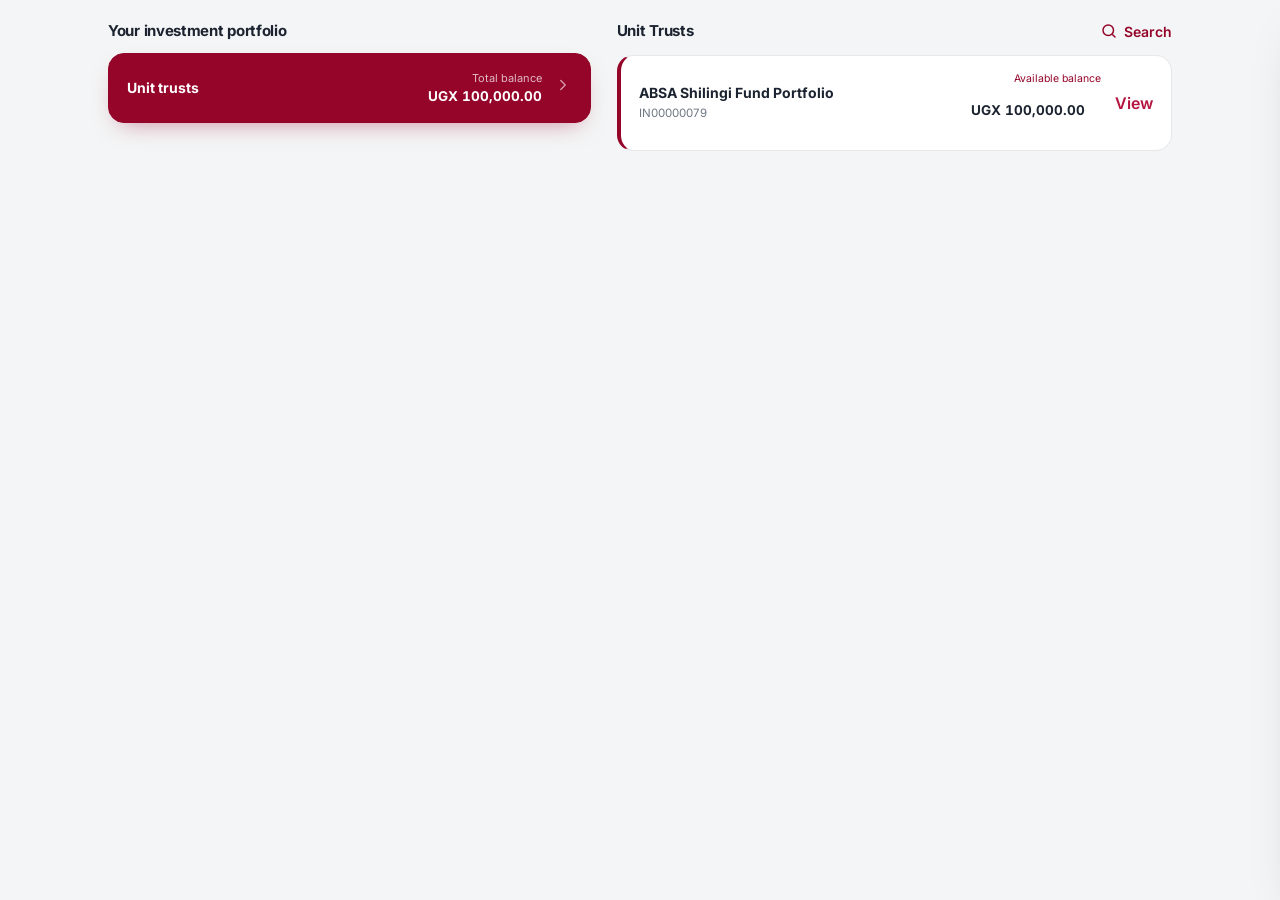
<file: sections/investments.html>
<!DOCTYPE html>
<html lang="en">
<head>
<meta charset="UTF-8" />
<meta name="viewport" content="width=device-width, initial-scale=1.0" />
<title>ABSA Investments</title>
<link rel="preconnect" href="https://fonts.googleapis.com" />
<link href="https://fonts.googleapis.com/css2?family=Inter:wght@400;500;600;700;800&display=swap" rel="stylesheet" />
<style>
/* Faithful replica of the live Absa Uganda investment app (absa-uganda-investment.dev), Absa-skinned. UGX. Desktop. Mock data. */
:root{
  --absa:#95052A; --absa-2:#77021E; --absa-3:#B4143F; --link:#B4143F;
  --green:#158B3A; --green-soft:#E7F6EC;
  --bg:#F4F5F6; --card:#fff; --line:#E7E8EA; --line-2:#DDDFE3;
  --ink:#1B2430; --ink-2:#3C4757; --muted:#6E7883; --muted-2:#9AA3AF; --tile:#F3F4F6;
  --r:16px;
  --shadow:0 1px 2px rgba(16,24,40,.05); --shadow-lg:0 24px 50px -22px rgba(16,24,40,.35);
}
*{box-sizing:border-box}
html,body{margin:0;padding:0}
body{font-family:'Inter',system-ui,sans-serif;background:var(--bg);color:var(--ink);-webkit-font-smoothing:antialiased;line-height:1.5}
button{font-family:inherit;cursor:pointer;border:none;background:none;color:inherit}
h1,h2,h3,h4{margin:0;font-weight:700;letter-spacing:-.3px}
.wrap{max-width:1180px;margin:0 auto;padding:22px 30px 60px}
.dnum{font-variant-numeric:tabular-nums} .muted{color:var(--muted)}
.link{color:var(--link);font-weight:600;cursor:pointer} .link:hover{text-decoration:underline}
.btn{display:inline-flex;align-items:center;justify-content:center;gap:8px;padding:12px 20px;border-radius:999px;font-weight:600;font-size:14.5px;transition:.16s;border:1.5px solid transparent;white-space:nowrap}
.btn:active{transform:scale(.98)}
.btn-primary{background:var(--absa);color:#fff}.btn-primary:hover{background:var(--absa-2)}
.btn-primary:disabled{background:#D9AEB9;cursor:not-allowed}
.btn-outline{background:#fff;border-color:var(--absa);color:var(--absa)}.btn-outline:hover{background:#FBF0F3}
.btn-ghost{background:var(--tile);color:var(--ink);border-radius:12px}.btn-ghost:hover{background:#EAECEF}
.btn-block{width:100%}.btn-lg{padding:15px 22px;font-size:15px}
.icn{width:20px;height:20px;flex:none}

/* ===== two-column layout ===== */
.cols{display:grid;grid-template-columns:1fr 1.15fr;gap:26px;align-items:start}
@media(max-width:940px){.cols{grid-template-columns:1fr}}
.sec-h{font-size:17px;font-weight:700;margin:0 0 12px}
.sec-row{display:flex;align-items:center;justify-content:space-between;margin:0 0 12px}

/* portfolio category tiles */
.cat{display:flex;align-items:center;justify-content:space-between;padding:20px 22px;border-radius:var(--r);background:#fff;border:1px solid var(--line);margin-bottom:12px;cursor:pointer;transition:.16s}
.cat:hover{border-color:var(--line-2)}
.cat.on{background:var(--absa);border-color:var(--absa);color:#fff;box-shadow:0 10px 24px -12px rgba(149,5,42,.5)}
.cat .nm{font-weight:700;font-size:15px}
.cat .rt{text-align:right;display:flex;align-items:center;gap:12px}
.cat .rt .lbl{font-size:11.5px;opacity:.85}
.cat .rt .val{font-weight:700;font-size:14.5px}
.cat.on .rt .lbl{color:rgba(255,255,255,.85)}
.cat .chev{opacity:.6}

/* explore card */
.explore{display:flex;align-items:center;gap:0;overflow:hidden;border-radius:var(--r);border:1px solid var(--line);background:#fff;cursor:pointer;transition:.16s}
.explore:hover{box-shadow:var(--shadow-lg);transform:translateY(-2px)}
.explore .thumb{width:96px;height:88px;flex:none;background:linear-gradient(135deg,var(--absa),var(--absa-2));display:grid;place-items:center}
.explore .thumb svg{width:38px;height:38px;color:#fff;opacity:.92}
.explore .mid{flex:1;padding:16px 18px}
.explore .mid .s{font-size:12.5px;color:var(--muted)}
.explore .mid .b{font-weight:700;font-size:16px}
.explore .plus{margin:0 20px 0 auto;color:var(--absa)}
.explore .plus svg{width:28px;height:28px}

/* product rows (right column) */
.prod{display:flex;align-items:center;justify-content:space-between;padding:18px 20px;border-radius:var(--r);background:#fff;border:1px solid var(--line);margin-bottom:12px;cursor:pointer;transition:.16s}
.prod:hover{border-color:var(--line-2);box-shadow:var(--shadow)}
.prod.hasbal{border-left:4px solid var(--absa)}
.prod .nm{font-weight:700;font-size:15px}
.prod .id{font-size:12px;color:var(--muted);margin-top:2px}
.prod .rt{display:flex;align-items:center;gap:14px}
.prod .bal{text-align:right}
.prod .bal .lbl{font-size:11px;color:var(--absa)}   /* live app: the label is crimson, not grey */
.prod .bal .amt{font-weight:700;font-size:14px}
.search{display:inline-flex;align-items:center;gap:6px;color:var(--absa);font-weight:600;font-size:14px;cursor:pointer}
.search svg{width:16px;height:16px}
.empty-cat{padding:40px 24px;text-align:center;color:var(--muted);background:#fff;border:1px solid var(--line);border-radius:var(--r)}

/* ===== fund dashboard ===== */
.back-row{margin-bottom:16px}
.dash-grid{display:grid;grid-template-columns:1fr 360px;gap:22px;align-items:start}
@media(max-width:940px){.dash-grid{grid-template-columns:1fr}}
.fund-hero{border-radius:var(--r);overflow:hidden;border:1px solid var(--line);background:#fff}
.fund-hero .band{background:linear-gradient(100deg,var(--absa),var(--absa-2));color:#fff;padding:14px 22px;display:flex;align-items:center;gap:12px;font-weight:700;font-size:15px}
.fund-hero .band .dash{width:22px;height:4px;border-radius:3px;background:rgba(255,255,255,.7)}
.fund-hero .band .sep{opacity:.5;margin:0 2px}
.fund-hero .body{padding:26px 24px 28px;text-align:center}
.fund-hero .avlbl{color:var(--absa);font-weight:600;font-size:13.5px}
.fund-hero .avbal{font-size:34px;font-weight:800;margin-top:2px}
.fund-hero .stats{display:grid;grid-template-columns:repeat(3,1fr);gap:12px;margin:22px 0 24px}
.fund-hero .stats .k{font-size:12.5px;color:var(--muted)}
.fund-hero .stats .v{font-weight:700;font-size:15px;margin-top:3px}
.fund-hero .stats .v.pos{color:var(--green)}
.pl-pill{display:inline-block;margin-top:6px;font-size:11.5px;font-weight:700;color:var(--green);background:var(--green-soft);padding:2px 9px;border-radius:20px}
.hero-cta{display:flex;gap:14px;justify-content:center}
.hero-cta .btn{min-width:130px}
.actions-card{padding:22px;margin-top:20px;background:#fff;border:1px solid var(--line);border-radius:var(--r)}
.actions-card h3{font-size:15px;margin-bottom:16px}
.action-grid{display:grid;grid-template-columns:repeat(4,1fr);gap:10px}
@media(max-width:620px){.action-grid{grid-template-columns:repeat(2,1fr)}}
.action{display:flex;flex-direction:column;align-items:center;gap:10px;padding:18px 8px;border-radius:14px;transition:.16s;cursor:pointer;border:1.5px solid transparent}
.action:hover{background:var(--tile)}
.action.on{border-color:var(--absa)}
.action .ic{width:48px;height:48px;border-radius:50%;border:1.5px solid var(--absa);display:grid;place-items:center;color:var(--absa)}
.action.on .ic{background:var(--absa);color:#fff}
.action .ic svg{width:22px;height:22px}
.action .lb{font-size:13px;font-weight:600;color:var(--ink-2)}
.action.on .lb{color:var(--absa)}

/* inline panel (Transactions/Statements/Recurring/Account details) */
.inline-panel{margin-top:20px;background:#fff;border:1px solid var(--line);border-radius:var(--r);overflow:hidden}
.ip-head{display:flex;align-items:center;gap:12px;padding:20px 22px;border-bottom:1px solid var(--line)}
.ip-head h3{flex:1;font-size:16px}
.ip-head .x{width:30px;height:30px;border-radius:8px;display:grid;place-items:center}.ip-head .x:hover{background:var(--tile)}
.ip-body{padding:22px}
.ip-body.long{max-height:calc(100vh - 150px);overflow-y:auto;overscroll-behavior:contain;-webkit-overflow-scrolling:touch}
.kvcol{display:grid;grid-template-columns:1fr 1fr;gap:22px 16px}
.kvcol .k{font-size:12.5px;color:var(--muted);display:flex;align-items:center;gap:5px}
.kvcol .v{font-weight:700;font-size:17px;margin-top:2px}
.kvcol .v.sm{font-size:15px}
.hr{height:1px;background:var(--line);margin:22px 0}
.about-row{display:flex;align-items:center;gap:14px;padding:16px 18px;border:1px solid var(--line);border-radius:12px;cursor:pointer;margin-top:6px}
.about-row:hover{background:var(--tile)}
.about-row .ic{width:36px;height:36px;border-radius:9px;background:#FBEAEE;color:var(--absa);display:grid;place-items:center}
.ip-empty{text-align:center;padding:40px 20px}
.ip-empty .ill{width:120px;height:96px;margin:0 auto 14px;opacity:.4}
.ip-empty p{color:var(--ink);font-weight:600;font-size:15px;margin:0 0 4px}
.ip-empty .s{color:var(--muted);font-weight:400;font-size:13.5px}
.txn{display:flex;align-items:center;gap:14px;padding:16px 0;border-bottom:1px solid var(--line)}
.txn:last-child{border-bottom:none}
.txn .ic{width:44px;height:44px;border-radius:10px;border:1px solid var(--line);display:grid;place-items:center;color:var(--absa);flex:none}
.txn .tt{font-weight:700;font-size:14.5px}.txn .td{font-size:12.5px;color:var(--muted)}
.txn .amt{margin-left:auto;text-align:right}
.txn .amt .a{font-weight:700;color:var(--green);font-size:14.5px}.txn .amt .st{font-size:12px;color:var(--muted)}
.mgroup{font-weight:700;font-size:14px;margin:6px 0 4px}
.doc-row{display:flex;align-items:center;gap:12px;padding:15px 0;border-bottom:1px solid var(--line)}
.doc-row:last-child{border:none}
.doc-row .ic{width:34px;height:34px;border-radius:8px;background:#FBEAEE;color:var(--absa);display:grid;place-items:center;font-size:10px;font-weight:800}

/* ===== right drawer ===== */
.scrim{position:fixed;inset:0;background:rgba(16,24,40,.42);opacity:0;pointer-events:none;transition:.25s;z-index:50}
.scrim.show{opacity:1;pointer-events:auto}
.drawer{position:fixed;top:0;right:0;height:100vh;width:min(480px,100vw);background:#F7F8F9;box-shadow:var(--shadow-lg);transform:translateX(102%);transition:.32s cubic-bezier(.2,.8,.2,1);z-index:60;display:flex;flex-direction:column}
.drawer.show{transform:none}
#dwin{flex:1;min-height:0;display:flex;flex-direction:column}
.dh{display:flex;align-items:center;gap:12px;padding:18px 20px;background:#fff}
.dh h3{flex:1;text-align:center;font-size:17px}
.dh .b{width:34px;height:34px;border-radius:10px;display:grid;place-items:center}.dh .b:hover{background:var(--tile)}
.dprog{height:3px;background:var(--line)}.dprog>i{display:block;height:100%;background:var(--absa);transition:width .3s}
.db{flex:0 1 auto;min-height:0;overflow-y:auto;overflow-x:hidden;padding:20px;-webkit-overflow-scrolling:touch}
.df{padding:16px 20px;background:#fff;border-top:1px solid var(--line)}
.fl{font-size:13.5px;font-weight:600;color:var(--ink-2);margin:0 0 8px}
.card{background:#fff;border:1px solid var(--line);border-radius:14px;padding:18px}
.acct{display:flex;align-items:center;gap:12px;background:#fff;border:1px solid var(--line-2);border-radius:12px;padding:14px 16px;margin-bottom:18px}
.acct .an{font-weight:600;font-size:14px}.acct .am{font-size:12px;color:var(--muted)}.acct .ab{margin-left:auto;font-weight:600;font-size:13.5px;color:var(--ink-2)}.acct .cv{color:var(--muted)}
/* NOTE: there was a bare `.amt{background;border;border-radius;padding}` rule here for a
   drawer amount field. The drawer actually uses `.amtbox` (see below), so the rule was
   dead for its own purpose - but `.amt` also matches the fund row's balance
   (`.prod .bal .amt`), which is why the balance rendered inside a bordered box instead of
   as plain right-aligned text like the live app. Removed. */
.chips{display:flex;gap:9px;flex-wrap:wrap}
.chip{padding:9px 18px;border-radius:999px;background:#F1F1F2;font-size:13.5px;font-weight:600;transition:.15s}
.chip:hover{background:#E7E7E9}.chip.on{background:var(--absa);color:#fff}
.hint{font-size:12.5px;color:var(--muted);margin:8px 0 20px}
.rseg{display:flex;background:#F1F1F2;border-radius:999px;padding:5px;margin-bottom:22px}
.rseg button{flex:1;padding:11px;border-radius:999px;font-size:14px;font-weight:600;color:var(--ink-2);transition:.18s;font-family:inherit}
.rseg button.on{background:var(--absa);color:#fff}
/* account selector dropdown */
.acct-wrap{position:relative;margin-bottom:18px}
.acct-wrap .acct{margin-bottom:0;cursor:pointer}
.acct-wrap.open .acct{border-color:var(--absa)}
.acct-list{position:absolute;left:0;right:0;top:calc(100% + 6px);background:#fff;border:1px solid var(--line-2);border-radius:12px;box-shadow:var(--shadow-lg);z-index:5;overflow:hidden}
.acct-opt{display:flex;align-items:center;gap:12px;padding:15px 16px;cursor:pointer;border-bottom:1px solid var(--line)}
.acct-opt:last-child{border-bottom:none}
.acct-opt:hover{background:var(--tile)}
.acct-opt.on{background:var(--absa);color:#fff}
.acct-opt .an{font-weight:700;font-size:14px}.acct-opt .am{font-size:12px;opacity:.85}
.acct-opt .ab{margin-left:auto;font-weight:700;font-size:13.5px}
/* day / date pickers */
.day-input{display:flex;align-items:center;gap:10px;background:#fff;border:1px solid var(--line-2);border-radius:12px;padding:16px;margin-bottom:8px;cursor:pointer}
.day-input.open{border-color:var(--absa)}
.day-input .val{flex:1;font-size:15px;color:var(--ink)} .day-input .val.ph{color:var(--muted)}
.day-input .cal{color:var(--absa)}.day-input .cal svg{width:20px;height:20px}
.picker{background:#fff;border:1px solid var(--line-2);border-radius:12px;box-shadow:var(--shadow);margin-bottom:22px;overflow:hidden}
.picker .opt{padding:15px 18px;font-size:15px;border-bottom:1px solid var(--line);cursor:pointer}
.picker .opt:last-child{border:none}.picker .opt:hover{background:var(--tile)}.picker .opt.on{background:var(--absa);color:#fff;font-weight:600}
.daygrid{display:grid;grid-template-columns:repeat(7,1fr);gap:4px;padding:14px}
.daygrid .d{aspect-ratio:1;display:grid;place-items:center;border-radius:9px;font-size:14px;cursor:pointer;transition:.12s}
.daygrid .d:hover{background:var(--tile)}.daygrid .d.on{background:var(--absa);color:#fff;font-weight:700}
.daygrid .d.mut{color:var(--muted-2);cursor:default}.daygrid .d.mut:hover{background:none}
.daygrid .hd{aspect-ratio:auto;font-size:11px;color:var(--muted);font-weight:600;cursor:default}.daygrid .hd:hover{background:none}
.calhead{display:flex;align-items:center;justify-content:center;gap:20px;padding:14px 16px 4px;font-weight:700}
.calhead button{width:28px;height:28px;border-radius:8px;display:grid;place-items:center;color:var(--absa)}.calhead button:hover{background:var(--tile)}
.qbanner{display:flex;align-items:center;gap:10px;background:#EAF2FB;border:1px solid #CFE1F5;border-radius:12px;padding:12px 14px;font-size:13.5px;color:#1B4E86;margin-bottom:14px}
.qbanner svg{width:18px;flex:none;color:#2C6BB0}
.sumc{background:#fff;border:1px solid var(--line);border-radius:14px;padding:2px 18px}
.sl{display:flex;justify-content:space-between;padding:14px 0;font-size:14px;border-bottom:1px solid var(--line)}.sl:last-child{border:none}.sl.tot{font-weight:700}.sl .k{color:var(--muted)}
.success{text-align:center;padding:34px 18px}
.sic{width:110px;height:110px;margin:0 auto 18px}
.sic circle{stroke-dasharray:280;stroke-dashoffset:280;animation:dr .6s .1s forwards}.sic path{stroke-dasharray:80;stroke-dashoffset:80;animation:dr .4s .5s forwards}
@keyframes dr{to{stroke-dashoffset:0}}
.disc{display:flex;gap:9px;background:#FFF8EC;border:1px solid #FCE4B6;border-radius:12px;padding:12px 14px;font-size:12px;color:#93610B;line-height:1.5;margin-top:14px}
.disc svg{width:16px;flex:none;margin-top:1px}

/* unit trust details drawer */
.utd-hero{background:linear-gradient(135deg,var(--absa-3),var(--absa-2));height:200px;position:relative;overflow:hidden;display:grid;place-items:center}
.utd-hero .art{width:150px;height:130px;display:grid;place-items:center}
.utd-hero .art svg{width:130px;height:110px}
.utd-hero .dot{position:absolute;color:#fff;opacity:.6;font-size:22px}
.utd-card{background:#fff;padding:22px 22px 6px}
.utd-fund{display:flex;align-items:center;gap:14px;margin-bottom:18px}
.utd-fund .lg{width:52px;height:52px;border-radius:12px;background:#EAF0FA;display:grid;place-items:center}
.utd-fund .lg svg{width:30px;height:30px}
.utd-stats{display:grid;grid-template-columns:1fr 1fr;gap:22px 16px}
.utd-stats .k{font-size:12.5px;color:var(--muted)}.utd-stats .v{font-weight:700;font-size:17px;margin-top:2px}
.feat{display:flex;gap:14px;padding:15px 0;border-bottom:1px solid var(--line)}.feat:last-child{border:none}
.feat .ic{width:38px;height:38px;border-radius:50%;border:1.5px solid var(--absa);display:grid;place-items:center;color:var(--absa);flex:none}
.feat .ic svg{width:19px;height:19px}
.feat .ft{font-weight:600;font-size:14px}.feat .fd{font-size:12.5px;color:var(--muted)}
.kv{display:flex;justify-content:space-between;padding:12px 0;border-bottom:1px solid var(--line);font-size:14px}.kv:last-child{border:none}.kv .k{color:var(--muted)}.kv .v{font-weight:600}
.tc{display:flex;align-items:center;gap:12px;padding:16px 0}
.cb{width:22px;height:22px;border-radius:6px;border:2px solid var(--muted-2);flex:none;display:grid;place-items:center;cursor:pointer;transition:.15s}
.cb.on{background:var(--absa);border-color:var(--absa)}.cb svg{width:14px;height:14px;color:#fff;opacity:0}.cb.on svg{opacity:1}

/* leave-confirm dialog */
.dlg-scrim{position:fixed;inset:0;background:rgba(16,24,40,.42);z-index:70;display:none;place-items:center}
.dlg-scrim.show{display:grid}
.dlg{background:#fff;border-radius:18px;padding:28px 26px;width:min(340px,90vw);text-align:center;box-shadow:var(--shadow-lg)}
.dlg .warn{width:56px;height:56px;border-radius:50%;background:#FEF3E2;color:#E8830C;display:grid;place-items:center;margin:0 auto 14px}
.dlg h4{font-size:18px;margin-bottom:8px}.dlg p{color:var(--muted);font-size:13.5px;margin:0 0 20px}
.dlg .btn{width:100%;margin-bottom:10px}
.toast{position:fixed;bottom:22px;left:50%;transform:translateX(-50%);background:var(--ink);color:#fff;padding:12px 18px;border-radius:12px;font-size:14px;z-index:120;box-shadow:var(--shadow-lg);opacity:0;transition:.25s}
.toast.show{opacity:1}

/* ===== proportions + icon fixes to match the OTT app ===== */
svg{flex:none}
.kvcol .k svg,.fl svg,.utd-stats .k svg,.kv .k svg,.info-i svg{width:15px;height:15px;vertical-align:-2px}
.info-i{display:inline-flex;color:var(--muted-2)}
.wrap{max-width:1120px;padding:20px 28px 60px}
.sec-h{font-size:15px;margin-bottom:10px}
.cat{padding:16px 18px}.cat .nm{font-size:14px}.cat .rt .val{font-size:13.5px}.cat .rt .lbl{font-size:11px}
.prod{padding:15px 18px}.prod .nm{font-size:14px}.prod .id{font-size:11.5px}.prod .bal .amt{font-size:13.5px}.prod .bal .lbl{font-size:10.5px}
.explore .thumb{width:84px;height:78px}.explore .mid .b{font-size:15px}.explore .mid .s{font-size:12px}
.fund-hero .band{padding:12px 20px;font-size:14px}
.fund-hero .body{padding:22px 22px 24px}
.fund-hero .avbal{font-size:28px}.fund-hero .avlbl{font-size:12.5px}
.fund-hero .stats{margin:18px 0 20px;gap:10px}.fund-hero .stats .v{font-size:14px}.fund-hero .stats .k{font-size:11.5px}
.hero-cta .btn{min-width:118px;padding:11px 22px;font-size:14.5px}
.hero-cta .btn svg{width:18px;height:18px}
.actions-card{padding:18px}.actions-card h3{font-size:14px;margin-bottom:14px}
.action{padding:16px 6px;gap:8px}.action .ic{width:44px;height:44px}.action .ic svg{width:20px;height:20px}.action .lb{font-size:12.5px}
.ip-head{padding:16px 20px}.ip-head h3{font-size:15px}
.ip-body{padding:20px}
.kvcol{gap:18px 16px}.kvcol .v{font-size:16px}.kvcol .v.sm{font-size:14px}.kvcol .k{font-size:12px}
.dh h3{font-size:16px}.db{padding:18px}
.fl{font-size:13.5px;margin-bottom:7px}
.acct{padding:13px 15px}.acct .an{font-size:13.5px}.acct .am{font-size:11.5px}.acct .ab{font-size:13px}
.amt{padding:14px 16px}.amt input{font-size:17px}.amt .c{font-size:14px}
.amt.err{background:#FDECEE;border-color:#E4577A}
.amt-err{display:flex;align-items:flex-start;gap:7px;color:#C21D3C;font-size:12.5px;margin:0 0 14px;line-height:1.4}
.amt-err svg{width:15px;margin-top:1px}
.chip{padding:8px 16px;font-size:13px}
.btn-lg{padding:13px 20px;font-size:14.5px}
.btn{border-radius:999px}
.utd-hero{height:170px}.utd-hero .art svg{width:110px;height:92px}
.utd-card{padding:20px 20px 4px}.utd-fund .lg{width:46px;height:46px}.utd-fund>div>div:first-child{font-size:16px!important}
.utd-stats .v{font-size:15px}.feat .ft{font-size:13.5px}.feat .fd{font-size:12px}
/* toggle switch */
.tgl{display:flex;align-items:center;gap:12px;margin:18px 0 4px}
.sw{width:44px;height:25px;border-radius:20px;background:#CDD1D6;position:relative;transition:.2s;flex:none;cursor:pointer}
.sw::after{content:"";position:absolute;top:3px;left:3px;width:19px;height:19px;border-radius:50%;background:#fff;transition:.2s;box-shadow:var(--shadow)}
.sw.on{background:var(--absa)}.sw.on::after{left:22px}
.tgl .t{font-size:13.5px;color:var(--ink-2)}
/* decorative success check */
.dcheck{width:130px;height:130px;margin:6px auto 20px;position:relative}
.succ-amt{font-size:24px;font-weight:800;text-align:center;margin-bottom:8px}
.succ-title{font-size:20px;font-weight:700;text-align:center;line-height:1.25;margin-bottom:8px}
.succ-sub{font-size:13.5px;color:var(--muted);text-align:center;max-width:300px;margin:0 auto 20px;line-height:1.5}
.succ-card{background:#fff;border-radius:14px;padding:6px 16px;box-shadow:var(--shadow);margin-bottom:14px}
.succ-line{display:flex;justify-content:space-between;padding:13px 0;font-size:13.5px;border-bottom:1px solid var(--line)}
.succ-line:last-child{border:none}.succ-line .k{color:var(--muted)}.succ-line .v{font-weight:700}
.info-banner{display:flex;gap:10px;background:#EAF2FB;border:1px solid #CFE1F5;border-radius:12px;padding:13px 15px;font-size:13px;color:#1B4E86;line-height:1.5}
.info-banner svg{width:20px;flex:none;color:#2C6BB0}
/* calendar/pickers: ensure fully scrollable inside drawer */
.picker{max-height:none}
.acct .cv svg,.acct-opt .cv svg{width:18px;height:18px}
.about-row .ic svg,.doc-row .ic{width:auto}.about-row .ic svg{width:18px;height:18px}
/* size all icon-buttons/nav chevrons (fixes oversized back arrow etc.) */
.btn svg,.dh .b svg,.ip-head .x svg,.calhead button svg,.cat .chev svg,.prod .rt .link svg,.search svg,.sec-row .link svg{width:18px;height:18px}
.back-row .btn svg{width:16px;height:16px}
.explore .plus svg{width:26px;height:26px}

/* ===================================================================
   OTT-faithful drawer design system (white cards on grey, button below)
   =================================================================== */
.drawer{background:#F4F5F6}
.dh{background:#F4F5F6;padding:20px 22px 0}
.dh h3{font-size:18px;font-weight:700}
.dh .b{width:30px;height:30px}
.dprog{display:flex;gap:0;height:3px;background:transparent;margin:16px 0 0}
.dprog i{flex:1;height:100%;background:#E3E5E8}
.dprog i.on{background:var(--absa)}
.db{background:#F4F5F6;padding:20px 22px 28px;overscroll-behavior:contain}
.dcard{background:#fff;border-radius:16px;padding:20px 20px;margin-bottom:16px}
.dcard.tight{padding:18px 20px}
.cardh{font-weight:700;font-size:16px;margin:0 0 14px}
.crow{display:flex;justify-content:space-between;align-items:flex-start;gap:18px;padding:9px 0;font-size:14px}
.crow .k{color:var(--muted)}
.crow .v{font-weight:700;text-align:right;line-height:1.35}
.crow .v .sub{display:block;font-weight:400;color:var(--muted);font-size:13px}
.dbtn{width:100%;padding:16px;border-radius:999px;font-weight:700;font-size:15.5px;background:var(--absa);color:#fff;transition:.16s}
.dbtn:hover{background:var(--absa-2)}
.dbtn:disabled{background:#B7BBC1;cursor:not-allowed}
.dbtn.sec{background:#fff;border:1.5px solid var(--absa);color:var(--absa)}
.dbtn.sec:hover{background:#FBF0F3}
.dbtn+.dbtn{margin-top:12px}
/* secondary action in a drawer footer (Absa: white pill, crimson border + label) */
/* the live app renders the recurring schedule as a grey pill under the amount */
.sched-pill{display:inline-block;background:#EFEDEE;color:#5A5052;font-size:12.5px;font-weight:600;padding:5px 12px;border-radius:999px}
/* Transaction-details summary card (live app repeats the list row at the top of the drawer) */
.txd-head{display:flex;align-items:center;gap:14px}
.txd-ic{width:44px;height:44px;border-radius:12px;border:1px solid var(--line);display:grid;place-items:center;color:var(--absa);flex:none}
.txd-ic svg{width:20px;height:20px}
.txd-t{font-weight:700;font-size:14.5px}
.txd-d{font-size:12.5px;color:var(--muted);margin-top:2px}
.txd-amt{font-weight:700;font-size:14.5px}
.txd-amt.pos{color:var(--green)}   /* live app shows credit amounts in green */
.txd-st{font-size:12.5px;color:var(--muted);margin-top:2px}
.dbtn.ghost{background:#fff;color:var(--absa);border:1.5px solid var(--absa)}
.dbtn.ghost:hover{background:#FCEEF1}
/* error mark: crimson disc on a soft pink halo, per the Absa design */
.errx{box-shadow:0 0 0 14px #FBE2E8}
.dfoot{margin-top:4px}
/* form controls inside cards */
.dcard .fl{font-size:14px;font-weight:700;color:var(--ink);margin:0 0 8px}
.dcard .fl:not(:first-child){margin-top:18px}
.selbox{display:flex;align-items:center;gap:12px;background:#fff;border:1px solid var(--line-2);border-radius:12px;padding:15px 16px;cursor:pointer}
.selbox .an{font-weight:700;font-size:14.5px}.selbox .am{font-size:13px;color:var(--muted);margin-top:1px}
.selbox .ab{margin-left:auto;font-weight:600;font-size:13.5px;color:var(--ink-2)}
.selbox .cv{color:var(--absa);display:inline-flex}.selbox .cv svg{width:20px;height:20px}
.amtbox{display:flex;align-items:center;gap:8px;background:#fff;border:1px solid var(--line-2);border-radius:12px;padding:15px 16px}
.amtbox .c{font-weight:400;color:var(--muted);font-size:15px}
.amtbox input{flex:1;border:none;outline:none;font-size:16px;font-weight:700;text-align:right;font-family:inherit;background:none;color:var(--ink)}
.amtbox input::placeholder{color:var(--muted-2);font-weight:400}
.amtbox.err{border-color:#D64562;background:#fff}
.amtbox.err input{color:#C21D3C}
.minhint{font-size:13px;color:var(--muted);margin:8px 2px 14px}
.minerr{display:flex;align-items:flex-start;gap:6px;color:#C21D3C;font-size:13px;margin:8px 2px 14px;line-height:1.4}
.minerr svg{width:15px;height:15px;margin-top:1px;flex:none}
.chips2{display:flex;gap:10px;justify-content:space-between}
.chip2{flex:0 1 auto;padding:11px 26px;border-radius:999px;background:#EFF0F2;font-size:14px;font-weight:600;text-align:center;transition:.15s}
.chip2:hover{background:#E6E7EA}.chip2.on{background:var(--absa);color:#fff}
.seg2{display:flex;background:#fff;border:1px solid var(--line-2);border-radius:999px;padding:5px;gap:4px}
.seg2 button{flex:1;padding:11px;border-radius:999px;font-size:14px;font-weight:700;color:var(--absa);font-family:inherit;transition:.16s;background:none}
.seg2 button.on{background:var(--absa);color:#fff}
.iban{display:flex;gap:10px;background:#EAF3FB;border:1px solid #BFDBF4;border-radius:12px;padding:13px 14px;font-size:13.5px;color:#1C4C7A;line-height:1.45;margin:14px 0}
.iban svg{width:19px;height:19px;flex:none;color:#2C74C4;margin-top:1px}
.wban{display:flex;gap:10px;background:#FDF0E9;border:1px solid #F6D3BE;border-radius:12px;padding:13px 14px;font-size:13.5px;color:#9A4A16;line-height:1.45;margin:14px 0}
.wban svg{width:19px;height:19px;flex:none;color:#D97A2B;margin-top:1px}
.togrow{display:flex;align-items:center;gap:14px;margin-top:4px}
.togrow .t{font-size:14.5px;color:var(--ink);line-height:1.35}
/* success */
.succ-wrap{text-align:center;padding:14px 6px 4px}
.succ-amt{font-size:26px;font-weight:800;margin:2px 0 10px}
.succ-title{font-size:21px;font-weight:700;line-height:1.28;margin:0 auto 10px;max-width:320px}
.succ-sub{font-size:14px;color:var(--muted);max-width:330px;margin:0 auto 22px;line-height:1.5}
.succ-card{background:#fff;border-radius:16px;padding:6px 18px;margin-bottom:20px;text-align:left}
.succ-card .crow{padding:12px 0;border-bottom:1px solid var(--line)}
.succ-card .crow:last-child{border-bottom:none}
/* recurring day text input */
.dayin{display:flex;align-items:center;gap:10px;background:#fff;border:1px solid var(--line-2);border-radius:12px;padding:15px 16px;cursor:pointer}
.dayin .val{flex:1;font-size:15px;color:var(--ink)}.dayin .val.ph{color:var(--muted-2)}
.dayin .cal{color:var(--absa);display:inline-flex}.dayin .cal svg{width:20px;height:20px}
.daypop{background:#fff;border:1px solid var(--line-2);border-radius:12px;box-shadow:var(--shadow-lg);margin-top:6px;overflow:hidden;max-height:230px;overflow-y:auto}
.daypop .o{padding:13px 16px;font-size:14.5px;border-bottom:1px solid var(--line);cursor:pointer}
.daypop .o:last-child{border:none}.daypop .o:hover{background:var(--tile)}.daypop .o.on{background:var(--absa);color:#fff}
.daypop.grid{max-height:none}
.calhead2{display:flex;align-items:center;justify-content:space-between;padding:13px 14px 8px;font-weight:700;font-size:14.5px}
.calhead2 button{width:28px;height:28px;border-radius:8px;display:grid;place-items:center;color:var(--absa)}
.calhead2 button svg{width:18px;height:18px}
.calhead2 button:hover{background:var(--tile)}
.caldow{display:grid;grid-template-columns:repeat(7,1fr);gap:4px;padding:0 14px 4px}
.caldow span{text-align:center;font-size:11px;color:var(--muted);font-weight:600}
.calgrid{display:grid;grid-template-columns:repeat(7,1fr);gap:4px;padding:0 14px 8px}
.calgrid span{aspect-ratio:1;display:grid;place-items:center;font-size:13.5px;font-weight:600;color:var(--ink-2);border-radius:9px}
.calgrid span.cd{cursor:pointer;transition:.12s}
.calgrid span.cd:hover{background:var(--tile)}
.calgrid span.cd.on{background:var(--absa);color:#fff}
.dompop-n{font-size:11.5px;color:var(--muted);line-height:1.45;padding:4px 16px 14px}
/* transactions grouped list */
.txg{font-size:13px;font-weight:600;color:var(--muted);margin:16px 0 4px}.txg:first-child{margin-top:0}
.txr{display:flex;align-items:center;gap:13px;padding:13px 0;border-bottom:1px solid var(--line);cursor:pointer}
.txr:hover{background:#FAFAFB}
.txr .ic{width:40px;height:40px;border-radius:50%;background:#FBEAEE;color:var(--absa);display:grid;place-items:center;flex:none}
.txr .ic svg{width:18px;height:18px}
.txr .tt{font-weight:600;font-size:14px}.txr .td{font-size:12.5px;color:var(--muted);margin-top:1px}
.txr .rt{margin-left:auto;text-align:right}
.txr .a{font-weight:700;font-size:14px}.txr .a.cr{color:var(--green)}
.txr .stt{font-size:12px;color:var(--muted);margin-top:1px}
.moretx{text-align:center;color:var(--absa);font-weight:600;font-size:14px;padding:14px 0 2px;cursor:pointer}
.stmtr{display:flex;align-items:center;padding:15px 0;border-bottom:1px solid var(--line)}
.stmtr:last-child{border:none}
.stmtr .m{font-weight:600;font-size:14.5px}
.stmtr .lk{margin-left:auto;display:flex;gap:18px}.stmtr .lk span{color:var(--absa);font-weight:600;font-size:13.5px;cursor:pointer}
.perdrop{display:inline-flex;align-items:center;gap:8px;border:1px solid var(--line-2);border-radius:10px;padding:9px 14px;font-weight:600;font-size:14px;margin-bottom:6px;cursor:pointer}
.perdrop svg{width:16px;height:16px;color:var(--absa)}
.dcheck2{width:120px;height:120px;margin:2px auto 18px;display:block}
/* processing / loading state */
.procwrap{text-align:center;padding:70px 20px 40px}
.pspin{width:56px;height:56px;border-radius:50%;border:4px solid #EBDCE1;border-top-color:var(--absa);margin:0 auto 22px;animation:pspin .8s linear infinite}
@keyframes pspin{to{transform:rotate(360deg)}}
.proctitle{font-size:18px;font-weight:700;margin-bottom:6px}
.procsub{font-size:14px;color:var(--muted)}
/* error state (OTT "There seems to be a problem") */
.errwrap{text-align:center;padding:30px 16px 4px}
.errx{width:84px;height:84px;border-radius:50%;background:var(--absa);display:grid;place-items:center;margin:0 auto 20px}
.errx svg{width:38px;height:38px;color:#fff}
.errtitle{font-size:20px;font-weight:700;margin-bottom:8px}
.errsub{font-size:14px;color:var(--muted);max-width:320px;margin:0 auto 22px;line-height:1.5}
</style>
</head>
<body>
<div id="app"></div>
<div class="scrim" id="scrim" onclick="tryClose()"></div>
<div class="drawer" id="drawer"><div id="dwin"></div></div>
<div class="dlg-scrim" id="dlgScrim"><div class="dlg">
  <div class="warn"><svg viewBox="0 0 24 24" fill="none" width="26" height="26"><path d="M12 9v4M12 17h.01M10.3 3.9L2.4 18a2 2 0 001.7 3h15.8a2 2 0 001.7-3L13.7 3.9a2 2 0 00-3.4 0z" stroke="currentColor" stroke-width="1.9" stroke-linecap="round" stroke-linejoin="round"/></svg></div>
  <h4>Are you sure you want to leave?</h4><p>All progress will be lost if you continue.</p>
  <button class="btn btn-primary btn-lg" onclick="confirmLeave()">Leave</button>
  <button class="btn btn-outline btn-lg" onclick="closeDlg()">Cancel</button>
</div></div>
<div class="toast" id="toast"></div>

<script>
'use strict';
const $=(s,r=document)=>r.querySelector(s);
const esc=s=>String(s).replace(/[&<>"]/g,c=>({'&':'&amp;','<':'&lt;','>':'&gt;','"':'&quot;'}[c]));
const ugx=n=>'UGX '+Number(n||0).toLocaleString('en-US',{minimumFractionDigits:2,maximumFractionDigits:2});
const ugx0=n=>'UGX '+Number(n||0).toLocaleString('en-US');
function toast(m){const t=$('#toast');t.textContent=m;t.classList.add('show');clearTimeout(t._t);t._t=setTimeout(()=>t.classList.remove('show'),2400);}
let _ref='ADJ124129887'; function newRef(){ return _ref; }
const DCHECK='<svg class="dcheck" viewBox="0 0 130 130" fill="none"><circle cx="65" cy="68" r="52" fill="#ECECEE"/><path d="M40 68l16 16 34-38" stroke="#95052A" stroke-width="9" stroke-linecap="round" stroke-linejoin="round"/><path d="M96 30l6 3M104 44l7-1M92 20l2 6M28 40l-6-2M20 54l-6 1" stroke="#E8830C" stroke-width="3" stroke-linecap="round"/><circle cx="103" cy="58" r="2.5" fill="#95052A"/><circle cx="30" cy="30" r="2.5" fill="#E8830C"/></svg>';

/* ---------- state ---------- */
const S={
  view:'landing', cat:'unit', panel:null,   // dashboard inline panel: transactions|statements|recurring|account
  fund:{ id:'IN00000079', name:'ABSA Shilingi Fund Portfolio', short:'ABSA Shilingi Fund Portfolio', kind:'Money Market Fund',
    productName:'Sanlam Money Market Fund', manager:'Managed by Sanlam Investments East Africa',
    objectives:'The Sanlam Money Market Fund aims to provide investors with capital preservation, liquidity and competitive returns by investing in high-quality short-term money market instruments.',
    yield:12.5, fundSize:'UGX 85B', rating:'AAA', access:'1 - 2 days',
    available:100000, current:99000, invested:90000, purchase:90000, interest:10000, units:9000, pl:10000, plPct:12.5 },
  accounts:[
    {name:'Absa Business Access Account', mask:'1359', balance:183706603},
    {name:'STAFF SAVINGS - NILE BANK', mask:'5962', balance:41383502854},
    {name:'STAFF SAVE AS YOU EARN', mask:'9851', balance:9900823}
  ],
  fromIdx:0, acctOpen:false, dayOpen:false, calMonth:6, calYear:2026,   // calMonth 0-based (6=July)
  get from(){ return this.accounts[this.fromIdx]; },
  recurring:{ active:false, step:0, amount:0, freq:'Weekly', dayOfWeek:'', dayOfMonth:'', dateStr:'' },  // setup draft
  // active managed plan - mirrors the live account: quarterly, UGX 50,000, 23rd every 3 months
  recPlan:{ active:true, amount:50000, freq:'Quarterly', dayOfWeek:'', dayOfMonth:23, failed:false },
  txns:[],
  drawer:null,   // buy|sell|detail|recsetup|txn
  buy:{step:1,amount:0}, sell:{step:1,amount:0}, detailTC:false, detailProduct:null, txnIdx:0,
  sellOutcome:'success'   // 'success' | 'error' -> drives the design's network-failure screen
};
const MIN=10000;
/* demo data (matches OTT populated states) */
const TXNS=[
  {group:'Today', type:'One-time deposit', date:'27 Mar', amount:1000, dir:1, status:'Pending', icon:'buy', kind:'One-time deposit'},
  {group:'Today', type:'Withdrawal', date:'27 Mar', amount:1000, dir:-1, status:'', icon:'sell', kind:'Withdrawal'},
  {group:'Yesterday', type:'One-time deposit', date:'26 Mar', amount:1000, dir:1, status:'', icon:'buy', kind:'One-time deposit'},
  {group:'Yesterday', type:'Interest', date:'26 Mar', amount:1000, dir:1, status:'', icon:'recur', kind:'Interest'},
  {group:'February 2026', type:'Recurring payment', date:'28 Feb', amount:1000, dir:1, status:'', icon:'recur', kind:'Recurring payment'},
  {group:'January 2026', type:'Recurring payment', date:'28 Jan', amount:1000, dir:1, status:'', icon:'recur', kind:'Recurring payment'}
];
const STMTS=['March 2026','February 2026','January 2026'];
const BALANCED={ id:'MP00000002', name:'Balanced Growth Portfolio', short:'Balanced Growth', kind:'Model Portfolio',
  yield:12.5, fundSize:'UGX 85B', rating:'AAA', access:'1 - 2 days', opened:false };

/* ---------- icons ---------- */
const IC={
  /* the live app's Sell zero-state uses a plain grey currency glyph, not an illustration */
  dollar:'<svg viewBox="0 0 24 24" fill="none" stroke="#B6B4B6" stroke-width="1.8" stroke-linecap="round" stroke-linejoin="round" style="width:52px;height:52px"><path d="M12 2v20"/><path d="M17 6.5A3.5 3.5 0 0 0 13.5 3h-2a3.5 3.5 0 0 0 0 7h1a3.5 3.5 0 0 1 0 7h-2A3.5 3.5 0 0 1 7 13.5"/></svg>',
  plus:'<svg viewBox="0 0 24 24" fill="none" stroke="currentColor" stroke-width="1.6"><circle cx="12" cy="12" r="10"/><path d="M12 8v8M8 12h8" stroke-width="1.8" stroke-linecap="round"/></svg>',
  chevR:'<svg viewBox="0 0 24 24" fill="none" stroke="currentColor" stroke-width="1.8" stroke-linecap="round" stroke-linejoin="round"><path d="M9 6l6 6-6 6"/></svg>',
  chevD:'<svg viewBox="0 0 24 24" fill="none" stroke="currentColor" stroke-width="1.8" stroke-linecap="round" stroke-linejoin="round"><path d="M6 9l6 6 6-6"/></svg>',
  back:'<svg viewBox="0 0 24 24" fill="none" stroke="currentColor" stroke-width="1.9" stroke-linecap="round" stroke-linejoin="round"><path d="M15 6l-6 6 6 6"/></svg>',
  x:'<svg viewBox="0 0 24 24" fill="none" stroke="currentColor" stroke-width="2" stroke-linecap="round"><path d="M6 6l12 12M18 6L6 18"/></svg>',
  search:'<svg viewBox="0 0 24 24" fill="none" stroke="currentColor" stroke-width="2"><circle cx="11" cy="11" r="7"/><path d="M20 20l-3-3" stroke-linecap="round"/></svg>',
  buy:'<svg viewBox="0 0 24 24" fill="none" stroke="currentColor" stroke-width="1.7"><circle cx="12" cy="12" r="9"/><path d="M12 8v8M8 12h8" stroke-linecap="round"/></svg>',
  sell:'<svg viewBox="0 0 24 24" fill="none" stroke="currentColor" stroke-width="1.7"><circle cx="12" cy="12" r="9"/><path d="M8 12h8" stroke-linecap="round"/></svg>',
  txns:'<svg viewBox="0 0 24 24" fill="none" stroke="currentColor" stroke-width="1.7" stroke-linecap="round" stroke-linejoin="round"><path d="M4 7h13l-3-3M20 17H7l3 3"/></svg>',
  stmt:'<svg viewBox="0 0 24 24" fill="none" stroke="currentColor" stroke-width="1.7" stroke-linejoin="round"><path d="M6 3h9l3 3v15H6z"/><path d="M9 9h6M9 13h6M9 17h4" stroke-linecap="round"/></svg>',
  recur:'<svg viewBox="0 0 24 24" fill="none" stroke="currentColor" stroke-width="1.7" stroke-linecap="round" stroke-linejoin="round"><path d="M4 12a8 8 0 018-8 8 8 0 016 2.7M20 12a8 8 0 01-8 8 8 8 0 01-6-2.7"/><path d="M18 3v4h-4M6 21v-4h4"/></svg>',
  acct:'<svg viewBox="0 0 24 24" fill="none" stroke="currentColor" stroke-width="1.7"><rect x="3" y="6" width="18" height="13" rx="2"/><path d="M3 10h18M7 15h4" stroke-linecap="round"/></svg>',
  cal:'<svg viewBox="0 0 24 24" fill="none" stroke="currentColor" stroke-width="1.7"><rect x="3" y="5" width="18" height="16" rx="2.5"/><path d="M3 9h18M8 3v4M16 3v4" stroke-linecap="round"/></svg>',
  info:'<svg viewBox="0 0 24 24" fill="none" stroke="currentColor" stroke-width="1.7"><circle cx="12" cy="12" r="9"/><path d="M12 11v5M12 8h.01" stroke-linecap="round"/></svg>',
  filter:'<svg viewBox="0 0 24 24" fill="none" stroke="currentColor" stroke-width="1.8" stroke-linecap="round"><path d="M4 6h16M7 12h10M10 18h4"/></svg>',
  wallet:'<svg viewBox="0 0 24 24" fill="none" stroke="currentColor" stroke-width="1.7"><rect x="3" y="6" width="18" height="13" rx="2"/><path d="M16 12h3" stroke-linecap="round"/></svg>',
  check:'<svg viewBox="0 0 24 24" fill="none" stroke="currentColor" stroke-width="2.4" stroke-linecap="round" stroke-linejoin="round"><path d="M5 12l5 5L19 7"/></svg>',
  warn:'<svg viewBox="0 0 24 24" fill="none" stroke="currentColor" stroke-width="1.8" stroke-linecap="round" stroke-linejoin="round"><path d="M12 9v4M12 17h.01M10.3 3.9L2.4 18a2 2 0 001.7 3h15.8a2 2 0 001.7-3L13.7 3.9a2 2 0 00-3.4 0z"/></svg>',
  doc:'<svg viewBox="0 0 24 24" fill="none" stroke="currentColor" stroke-width="1.7" stroke-linejoin="round"><path d="M7 3h7l4 4v14H7z"/><path d="M14 3v4h4"/></svg>',
  safe:'<svg viewBox="0 0 130 110" fill="none"><rect x="18" y="14" width="94" height="82" rx="12" fill="#7A0F2C"/><rect x="30" y="26" width="70" height="58" rx="8" fill="#5C0620"/><circle cx="65" cy="55" r="18" fill="none" stroke="#F5A623" stroke-width="3"/><circle cx="65" cy="55" r="5" fill="#F5A623"/><path d="M65 37v-6M65 79v-6M47 55h-6M89 55h-6" stroke="#F5A623" stroke-width="3" stroke-linecap="round"/><rect x="96" y="46" width="5" height="18" rx="2" fill="#F5A623"/></svg>',
  fund:'<svg viewBox="0 0 24 24" fill="none"><circle cx="12" cy="12" r="9" stroke="#3B6FB5" stroke-width="1.7"/><path d="M12 7v10M9 10l3-3 3 3" stroke="#3B6FB5" stroke-width="1.7" stroke-linecap="round" stroke-linejoin="round"/></svg>',
  daily:'<svg viewBox="0 0 24 24" fill="none" stroke="currentColor" stroke-width="1.6"><circle cx="12" cy="12" r="9"/><path d="M8.5 14.5c.5 1 1.7 1.6 3 1.6 1.7 0 3-.8 3-2.1 0-2.8-5.5-1.4-5.5-4 0-1.2 1.2-2 2.8-2 1.2 0 2.3.5 2.8 1.4M12 6v1.5M12 16v1.6" stroke-linecap="round"/></svg>',
  shield:'<svg viewBox="0 0 24 24" fill="none" stroke="currentColor" stroke-width="1.7" stroke-linejoin="round"><path d="M12 3l7 3v5c0 4.5-3 8-7 10-4-2-7-5.5-7-10V6z"/></svg>',
  liq:'<svg viewBox="0 0 24 24" fill="none" stroke="currentColor" stroke-width="1.7"><rect x="5" y="10" width="14" height="10" rx="2"/><path d="M8 10V7a4 4 0 018 0" stroke-linecap="round"/></svg>',
  team:'<svg viewBox="0 0 24 24" fill="none" stroke="currentColor" stroke-width="1.7"><circle cx="9" cy="8" r="3"/><path d="M3 19a6 6 0 0112 0M16 6a3 3 0 010 6M21 19a6 6 0 00-4-5.6" stroke-linecap="round"/></svg>',
  emptycard:'<svg viewBox="0 0 120 96" fill="none"><rect x="18" y="24" width="84" height="52" rx="8" fill="#D3D3D6"/><rect x="28" y="40" width="26" height="8" rx="4" fill="#EDEDEE"/><rect x="28" y="54" width="44" height="6" rx="3" fill="#E2E2E4"/><circle cx="92" cy="24" r="9" fill="#DcDcDf"/><path d="M92 20v8M88 24h8" stroke="#fff" stroke-width="2" stroke-linecap="round"/></svg>',
  stmtill:'<svg viewBox="0 0 120 96" fill="none"><circle cx="60" cy="52" r="34" fill="#EDEDEE"/><rect x="44" y="30" width="34" height="44" rx="4" fill="#fff" stroke="#C7C7CB" stroke-width="1.5"/><rect x="50" y="38" width="22" height="3" rx="1.5" fill="#CFCFD3"/><rect x="50" y="45" width="22" height="3" rx="1.5" fill="#DADADE"/><rect x="50" y="52" width="16" height="3" rx="1.5" fill="#DADADE"/><rect x="50" y="59" width="22" height="3" rx="1.5" fill="#DADADE"/></svg>'
};

/* ---------- render ---------- */
function render(){ $('#app').innerHTML = S.view==='dashboard'?viewDash():viewLanding(); try{window.scrollTo({top:0})}catch(e){} }
function go(v){ S.view=v; if(v==='landing'){S.panel=null;} render(); }

/* ---------- LANDING ---------- */
/* Landing = the live Absa Uganda desktop screen, exactly:
   LEFT  "Your investment portfolio" -> a single "Unit trusts" card. The live app has
         NO Treasury bonds / Fixed deposit cards and NO "Explore our investment options".
   RIGHT "Unit Trusts" + Search -> one fund row (name, account no., Available balance, View).
         No "Balanced Growth Portfolio / Open" row.
   The balance on the fund row is plain right-aligned text, not a boxed pill. */
function viewLanding(){
  return `<div class="wrap"><div class="cols">
    <div>
      <h2 class="sec-h">Your investment portfolio</h2>
      <div class="cat on">
        <div class="nm">Unit trusts</div>
        <div class="rt"><div><div class="lbl">Total balance</div><div class="val dnum">${ugx(S.fund.available)}</div></div><span class="chev">${IC.chevR}</span></div>
      </div>
    </div>
    <div>${rightColumn()}</div>
  </div></div>`;
}
function rightColumn(){
  return `<div class="sec-row"><h2 class="sec-h" style="margin:0">Unit Trusts</h2><span class="search" onclick="toast('Search unit trusts')">${IC.search} Search</span></div>
    <div class="prod hasbal" onclick="go('dashboard')">
      <div><div class="nm">${esc(S.fund.name)}</div><div class="id">${esc(S.fund.id)}</div></div>
      <div class="rt"><div class="bal"><div class="lbl">Available balance</div><div class="amt dnum">${ugx(S.fund.available)}</div></div><span class="link">View</span></div>
    </div>`;
}

/* ---------- DASHBOARD ---------- */
function viewDash(){
  const f=S.fund;
  const acts=[['transactions','Transactions',IC.txns],['statements','Statements',IC.stmt],['recurring','Recurring payment',IC.recur],['account','Account details',IC.acct]];
  return `<div class="wrap">
    <div class="back-row"><button class="btn btn-ghost" style="padding:9px 14px" onclick="go('landing')">${IC.back}<span style="margin-left:2px">Investments</span></button></div>
    <div class="dash-grid">
      <div>
        <div class="fund-hero">
          <div class="band"><span class="dash"></span> ${esc(f.short)} <span class="sep">|</span> <span style="font-weight:600">${esc(f.id)}</span></div>
          <div class="body">
            <div class="avlbl">Available balance</div><div class="avbal dnum">${ugx(f.available)}</div>
            <div class="stats">
              <div><div class="k">Current balance</div><div class="v dnum">${ugx(f.current)}</div></div>
              <div><div class="k">Total invested</div><div class="v dnum">${ugx(f.invested)}</div></div>
              <div><div class="k">Profit/loss</div><div class="v pos dnum">+${ugx(f.pl)}</div><div class="pl-pill">↑ +${f.plPct.toFixed(1)}%</div></div>
            </div>
            <div class="hero-cta">
              <button class="btn btn-primary btn-lg" onclick="openDrawer('buy')">${IC.buy} Buy</button>
              <button class="btn btn-outline btn-lg" onclick="openDrawer('sell')">${IC.sell} Sell</button>
            </div>
          </div>
        </div>
        <h2 class="sec-h" style="margin:20px 0 12px">What would you like to do?</h2>
        <div class="actions-card">
          <div class="action-grid">${acts.map(a=>`<div class="action ${S.panel===a[0]?'on':''}" onclick="togglePanel('${a[0]}')"><div class="ic">${a[2]}</div><div class="lb">${a[1]}</div></div>`).join('')}</div>
        </div>
        ${S.panel?inlinePanel():''}
      </div>
      <div>
        <div class="sec-row"><h2 class="sec-h" style="margin:0">Unit trusts</h2><span class="link" onclick="go('landing')">View all</span></div>
        <div class="prod hasbal"><div><div class="nm">${esc(f.name)}</div><div class="id">${esc(f.id)}</div></div>
          <div class="rt"><div class="bal"><div class="lbl">Available balance</div><div class="amt dnum">${ugx(f.available)}</div></div><span class="link">View</span></div></div>
      </div>
    </div>
  </div>`;
}
function togglePanel(p){ const opening = S.panel!==p; S.panel = opening?p:null; render(); if(opening){ const anchor=(p==='transactions'||p==='statements')?'start':'nearest'; setTimeout(()=>{const el=$('#inlinePanel');if(el)el.scrollIntoView({behavior:'smooth',block:anchor});},80);} }
function inlinePanel(){
  const f=S.fund, titles={transactions:'Transactions',statements:'Statements',recurring:'Recurring payments',account:'Account details'};
  let body='';
  if(S.panel==='account'){
    body=`<div class="kvcol">
      <div><div class="k">Current value ${IC.info}</div><div class="v dnum">${ugx(f.current)}</div></div>
      <div><div class="k">Total invested</div><div class="v dnum">${ugx(f.invested)}</div></div>
      <div><div class="k">Annual yield ${IC.info}</div><div class="v">${f.yield}%</div></div>
      <div><div class="k">Interest earned</div><div class="v dnum">${ugx(f.interest)}</div></div>
    </div><div class="hr"></div>
    <div class="kvcol"><div><div class="k">Purchase value</div><div class="v sm dnum">${ugx(f.purchase)}</div></div>
      <div><div class="k">Units</div><div class="v sm">${f.units}</div></div></div>
    <div class="about-row" onclick="openDetail({...S.fund})"><div class="ic">${IC.doc}</div><div style="flex:1"><div style="font-weight:700;font-size:14px">About ${esc(f.short)}</div><div class="muted" style="font-size:12.5px">Learn more about this investment</div></div><span class="link">${IC.chevR}</span></div>`;
  } else if(S.panel==='transactions'){
    body = TXNS.length?txnList():`<div class="ip-empty"><div class="ill">${IC.emptycard}</div><p>You don't have any transactions at the moment</p><div class="s">Your buy and sell activity will appear here.</div></div>`;
  } else if(S.panel==='statements'){
    body = STMTS.length?stmtList():`<div class="ip-empty"><div class="ill">${IC.stmtill}</div><p>You don't have any statements at the moment</p><div class="s">Check this space later! Your future statements will be found here.</div></div>`;
  } else if(S.panel==='recurring'){
    if(S.recPlan.active){
      const r=S.recPlan;
      body=`${r.failed?`<div class="wban" style="margin:0 0 16px">${IC.warn}<span>Your recurring payment was unsuccessful as there was insufficient funds in your account.</span></div>`:''}
        <div style="text-align:center;padding:6px 0 18px">
          <div class="muted" style="font-size:13px">Current ${r.freq.toLowerCase()} payment</div>
          <div class="dnum" style="font-size:26px;font-weight:800;color:var(--absa);margin-top:2px">${ugx(r.amount)}</div>
          <div style="margin-top:8px"><span class="sched-pill">${recScheduleLabel(r)}</span></div>
        </div>
        <div style="border-top:1px solid var(--line)">
          <div class="crow" style="padding:14px 0;border-bottom:1px solid var(--line)"><span class="k">Investment start date</span><span class="v">04 Dec 2025</span></div>
          <div class="crow" style="padding:14px 0;border-bottom:1px solid var(--line)"><span class="k">Next debit date</span><span class="v">25 Mar 2026</span></div>
          <div class="crow" style="padding:14px 0;border-bottom:1px solid var(--line)"><span class="k">From account</span><span class="v">${acctLine(S.from)}</span></div>
          <div class="crow" style="padding:14px 0"><span class="k">Total contributions</span><span class="v dnum">${ugx(r.amount)}</span></div>
        </div>
        <button class="btn btn-outline btn-lg btn-block" style="margin-top:16px" onclick="cancelRecurring()">Cancel recurring payment</button>`;
    } else {
      body=`<div class="ip-empty"><div class="ill">${IC.emptycard}</div><p>You don't have any active recurring payments at the moment</p></div>
        <button class="btn btn-primary btn-lg btn-block" onclick="openDrawer('recsetup')">Set up recurring payment</button>`;
    }
  }
  const longPanel = (S.panel==='transactions'||S.panel==='statements');
  return `<div class="inline-panel" id="inlinePanel"><div class="ip-head"><button class="x" onclick="S.panel=null;render()">${IC.x}</button><h3>${titles[S.panel]}</h3>${S.panel==='transactions'?`<button class="x" onclick="toast('Filter transactions')" style="margin-left:auto">${IC.filter}</button>`:''}</div><div class="ip-body${longPanel?' long':''}">${body}</div></div>`;
}
/* Matches the live app's wording: weekly -> "Every Monday", monthly -> "12th of each month",
   quarterly -> "23rd every 3 months". */
function recScheduleLabel(r){
  if(r.freq==='Weekly') return 'Every '+(r.dayOfWeek||'Monday');
  const d = r.dayOfMonth?ordinal(+r.dayOfMonth):'12th';
  return r.freq==='Quarterly' ? (d+' every 3 months') : (d+' of each month');
}
function txnList(){
  const groups={}; TXNS.forEach((t,i)=>{ (groups[t.group]=groups[t.group]||[]).push({...t,i}); });
  let html='';
  Object.keys(groups).forEach(g=>{ html+=`<div class="txg">${g}</div>`+groups[g].map(t=>`<div class="txr" onclick="openTxn(${t.i})"><div class="ic">${IC[t.icon]||IC.txns}</div><div style="flex:1"><div class="tt">${t.type}</div><div class="td">${t.date}</div></div><div class="rt"><div class="a ${t.dir>0?'cr':''} dnum">${t.dir>0?'':'-'}${ugx(t.amount)}</div>${t.status?`<div class="stt">${t.status}</div>`:''}</div></div>`).join(''); });
  return html+`<div class="moretx" onclick="toast('Loading more transactions')">More transactions</div>`;
}
function stmtList(){
  return `<div class="perdrop" onclick="toast('Select period')">2026 ${IC.chevD}</div>`+STMTS.map(m=>`<div class="stmtr"><span class="m">${m}</span><span class="lk"><span onclick="toast('Downloading ${m} statement')">Download</span><span onclick="toast('Emailing ${m} statement')">Email</span></span></div>`).join('');
}

/* ---------- DRAWER ---------- */
function openDrawer(kind){ S.drawer=kind; S.acctOpen=false; S.dayOpen=false; if(kind==='buy')S.buy={step:1,amount:0,recurring:false}; if(kind==='sell')S.sell={step:1,amount:0,mode:'partial'}; if(kind==='recsetup'){S.recurring={active:false,step:1,amount:0,freq:'Weekly',dayOfWeek:'',dayOfMonth:'',dateStr:''};} renderDrawer(); $('#scrim').classList.add('show'); $('#drawer').classList.add('show'); }
function dirty(){ return (S.drawer==='buy'&&(S.buy.amount>0||S.buy.step>1)) || (S.drawer==='sell'&&(S.sell.amount>0||S.sell.step>1)) || (S.drawer==='recsetup'&&(S.recurring.amount>0||S.recurring.step>1)); }
function tryClose(){ if(dirty()){ $('#dlgScrim').classList.add('show'); } else closeDrawer(); }
function confirmLeave(){ closeDlg(); closeDrawer(); }
function closeDlg(){ $('#dlgScrim').classList.remove('show'); }
function closeDrawer(){ $('#scrim').classList.remove('show'); $('#drawer').classList.remove('show'); S.drawer=null; }
function renderDrawer(){ const m={buy:dwBuy,sell:dwSell,detail:dwDetail,recsetup:dwRecSetup,txn:dwTxn}; $('#dwin').innerHTML=(m[S.drawer]||(()=>''))(); }
function openTxn(i){ S.txnIdx=i; S.drawer='txn'; renderDrawer(); $('#scrim').classList.add('show'); $('#drawer').classList.add('show'); }
function dwTxn(){
  const t=TXNS[S.txnIdx]||TXNS[0], credit=t.dir>0;
  const isInterest=t.kind==='Interest', isPending=t.status==='Pending';
  /* Live app: the drawer is titled "Transaction details" (not the transaction's own
     type), has only a close button, and leads with a summary card repeating the row
     from the list - icon, type, date, amount in green, and the status. The list shows
     "Processing"; the detail shows "Pending Aggregation". */
  return dh('Transaction details',null,null)+`<div class="db">
    <div class="dcard tight" style="margin-bottom:14px">
      <div class="txd-head">
        <div class="txd-ic">${IC.txns}</div>
        <div style="flex:1">
          <div class="txd-t">${esc(t.type)}</div>
          <div class="txd-d">${t.date} 2026</div>
        </div>
        <div style="text-align:right">
          <div class="txd-amt ${credit?'pos':''} dnum">${credit?'':'-'}${ugx(t.amount)}</div>
          <div class="txd-st">${isPending?'Pending Aggregation':(t.status||'Completed')}</div>
        </div>
      </div>
    </div>
    <div class="dcard">
      <div class="crow"><span class="k">Type</span><span class="v">${esc(t.kind)}</span></div>
      <div class="crow"><span class="k">Reference</span><span class="v">000085752257</span></div>
      <div class="crow"><span class="k">Date</span><span class="v">${t.date} 2026, 13:22</span></div>
      ${credit?`<div class="crow"><span class="k">${isInterest?'To account':'From account'}</span><span class="v">Cheque Account<span class="sub">1234567890</span></span></div>`:`<div class="crow"><span class="k">To account</span><span class="v">Cheque Account<span class="sub">1234567890</span></span></div>`}
      <div class="crow"><span class="k">Amount</span><span class="v dnum">${credit?'':'-'}${ugx(t.amount)}</span></div>
    </div>
    ${isPending?`<div class="dcard tight"><div class="wban" style="margin:0">${IC.warn}<span>This transaction is awaiting confirmation from the Fund House. Units typically reflect within 1-2 business days.</span></div></div>`:isInterest?`<div class="dcard tight"><div class="iban" style="margin:0">${IC.info}<span>Interest is calculated daily and credited to your portfolio automatically.</span></div></div>`:''}
  </div>`;
}
function dh(title,step,back){
  const bk = back?`<button class="b" onclick="${back}">${IC.back}</button>`:'<span style="width:30px"></span>';
  const prog = step?`<div class="dprog"><i class="${step>=1?'on':''}"></i><i class="${step>=2?'on':''}"></i></div>`:'';
  return `<div class="dh">${bk}<h3>${esc(title)}</h3><button class="b" onclick="tryClose()">${IC.x}</button></div>${prog}`;
}
function dhX(onclose,title){ return `<div class="dh"><span style="width:30px"></span><h3>${title||''}</h3><button class="b" onclick="${onclose||'closeDrawer()'}">${IC.x}</button></div>`; }
/* error mark (Absa design: solid crimson circle, white ✕, pink halo) */
const DX='<svg viewBox="0 0 24 24" fill="none" stroke="currentColor" stroke-width="2.6" stroke-linecap="round"><path d="M6 6l12 12M18 6L6 18"/></svg>';
function procView(title){ return `<div class="dh"><span style="width:30px"></span><h3></h3><span style="width:30px"></span></div><div class="db"><div class="procwrap"><div class="pspin"></div><div class="proctitle">${title}</div><div class="procsub">Please wait a moment...</div></div></div>`; }
/* decorative maroon check illustration (success screens) */
const DCHECK2='<svg class="dcheck2" viewBox="0 0 130 130" fill="none"><circle cx="65" cy="66" r="46" fill="#ECECEE"/><path d="M42 67l15 15 33-37" stroke="#95052A" stroke-width="10" stroke-linecap="round" stroke-linejoin="round"/><path d="M96 40l8-4M99 52l7 1M90 30l3 6M34 44l-7-3M28 58l-6 2" stroke="#E8830C" stroke-width="3" stroke-linecap="round"/><circle cx="104" cy="46" r="3" fill="#E8830C"/><circle cx="30" cy="34" r="3" fill="#D6336C"/><circle cx="100" cy="86" r="2.5" fill="#D6336C"/></svg>';

/* ---- account selector (Buy / Sell / Recurring) ---- */
const MONTHS=['January','February','March','April','May','June','July','August','September','October','November','December'];
function acctSelector(label){
  const a=S.from;
  return `${label?`<div class="fl">${label}</div>`:''}<div style="position:relative">
    <div class="selbox" onclick="S.acctOpen=!S.acctOpen;S.dayOpen=false;renderDrawer()">
      <div style="flex:1"><div class="an">${esc(a.name)}</div><div class="am">${esc(a.mask)}</div></div>
      <div class="ab dnum">${ugx0(a.balance)}</div><span class="cv" style="transition:.2s;transform:rotate(${S.acctOpen?180:0}deg)">${IC.chevD}</span></div>
    ${S.acctOpen?`<div class="acct-list">${S.accounts.map((x,i)=>`<div class="acct-opt ${i===S.fromIdx?'on':''}" onclick="event.stopPropagation();S.fromIdx=${i};S.acctOpen=false;renderDrawer()"><div style="flex:1"><div class="an">${esc(x.name)}</div><div class="am">${esc(x.mask)}</div></div><div class="ab dnum">${ugx0(x.balance)}</div></div>`).join('')}</div>`:''}
  </div>`;
}
/* ---- recurring day picker: text input + icon (Weekly=weekday dropdown, Monthly/Quarterly=day of month) ---- */
function dayPicker(){
  const r=S.recurring;
  if(r.freq==='Weekly'){
    return `<div class="fl">Day of the week</div>
      <div class="dayin" onclick="S.dayOpen=!S.dayOpen;S.acctOpen=false;renderDrawer()"><span class="val ${r.dayOfWeek?'':'ph'}">${r.dayOfWeek||'e.g. Monday'}</span><span class="cal">${IC.chevD}</span></div>
      ${S.dayOpen?`<div class="daypop">${WEEKDAYS.map(d=>`<div class="o ${r.dayOfWeek===d?'on':''}" onclick="S.recurring.dayOfWeek='${d}';S.dayOpen=false;renderDrawer()">${d}</div>`).join('')}</div>`:''}`;
  }
  // Monthly + Quarterly: "Day of the month" -> calendar with month name, days 1-28 only
  return `<div class="fl">Day of the month</div>
    <div class="dayin ${S.dayOpen?'open':''}" onclick="S.dayOpen=!S.dayOpen;S.acctOpen=false;renderDrawer()"><span class="val ${r.dayOfMonth?'':'ph'}">${r.dayOfMonth?ordinal(+r.dayOfMonth)+' of the month · '+MONTHS[S.calMonth]+' '+S.calYear:'e.g. 25th of the month'}</span><span class="cal">${IC.cal}</span></div>
    ${S.dayOpen?calendarPicker():''}`;
}
function calendarPicker(){
  const y=S.calYear, m=S.calMonth, r=S.recurring;
  const startMon=(new Date(y,m,1).getDay()+6)%7;   // Monday=0
  const hd=['Mo','Tu','We','Th','Fr','Sa','Su'];
  const cells=[];
  for(let i=0;i<startMon;i++) cells.push(null);
  for(let d=1;d<=28;d++) cells.push(d);             // OTT: only 1-28 selectable
  return `<div class="daypop grid">
    <div class="calhead2"><button onclick="event.stopPropagation();calShift(-1)">${IC.back}</button><span>${MONTHS[m]} ${y}</span><button onclick="event.stopPropagation();calShift(1)">${IC.chevR}</button></div>
    <div class="caldow">${hd.map(h=>`<span>${h}</span>`).join('')}</div>
    <div class="calgrid">${cells.map(c=> c==null?'<span></span>':`<span class="cd ${(''+r.dayOfMonth)===(''+c)?'on':''}" onclick="event.stopPropagation();pickDom(${c})">${c}</span>`).join('')}</div>
    <div class="dompop-n">Runs on the ${r.dayOfMonth?ordinal(+r.dayOfMonth):'selected day'} every ${r.freq==='Quarterly'?'3 months':'month'}.</div>
  </div>`;
}
function pickDom(d){ S.recurring.dayOfMonth=d; S.recurring.dateStr=d+' '+MONTHS[S.calMonth]+' '+S.calYear; S.dayOpen=false; renderDrawer(); }
function calShift(n){ S.calMonth+=n; if(S.calMonth<0){S.calMonth=11;S.calYear--;} if(S.calMonth>11){S.calMonth=0;S.calYear++;} renderDrawer(); }

/* BUY */
const CAP=10000000; // max single buy (matches OTT "maximum of UGX 10,000,000")
const FEE=0;        // Absa MMF has no admin or platform fee
const WD=['Sunday','Monday','Tuesday','Wednesday','Thursday','Friday','Saturday'];
function nextWeekdayDate(name){ const t=WD.indexOf(name); if(t<0) return '—'; const base=new Date(2026,6,6); let add=(t-base.getDay()+7)%7; if(add===0) add=7; const d=new Date(2026,6,6+add); return d.getDate()+' '+MONTHS[d.getMonth()].slice(0,3)+' '+d.getFullYear(); }
function recNextDate(){ const r=S.recurring; if(r.freq==='Weekly') return nextWeekdayDate(r.dayOfWeek||'Tuesday'); if(r.dateStr){ const p=r.dateStr.split(' '); return p[0]+' '+(p[1]||'').slice(0,3)+' '+(p[2]||''); } return '—'; }
function recDayLabel(r){ return r.freq==='Weekly'?('Every '+(r.dayOfWeek||'Tuesday')) : ('Every '+ordinal(+(r.dayOfMonth||20))); }
/* live transaction summary (Buy / Sell / Recurring) — shown on the form before confirmation */
function summaryCard(o){
  const fee = o.amount>0?FEE:0, credit = o.kind==='credit';
  const total = credit ? Math.max(0,o.amount-fee) : o.amount+fee;
  return `<div class="dcard"><div class="cardh">Transaction summary</div>
    <div class="crow"><span class="k">${credit?'Sell amount':'Investment amount'}</span><span class="v dnum">${ugx(o.amount)}</span></div>
    ${fee>0?`<div class="crow"><span class="k">Fees</span><span class="v dnum">${ugx(fee)}</span></div>`:''}
    <div class="crow" style="border-top:1px solid var(--line);padding-top:13px;margin-top:2px"><span class="k" style="color:var(--ink);font-weight:700">Total to be ${credit?'credited':'debited'}</span><span class="v dnum" style="font-size:15.5px">${ugx(total)}</span></div>
    <div class="crow"><span class="k">${credit?'To account':'From account'}</span><span class="v">${acctLine(o.account)}</span></div>
    ${o.freq?`<div class="crow"><span class="k">Payment frequency</span><span class="v">${esc(o.freq)}</span></div>`:''}
    ${o.next?`<div class="crow"><span class="k">Next debit date</span><span class="v">${o.next}</span></div>`:''}
  </div>`;
}
function buyValid(){ const b=S.buy; return b.amount>=MIN && b.amount<=Math.min(b.recurring?CAP:CAP,S.from.balance) && (!b.recurring||recValid({...S.recurring,amount:b.amount})); }
function acctLine(a){ return `${esc(a.name)}<span class="sub">••••${esc(a.mask)}</span>`; }
function dwBuy(){
  const b=S.buy,f=S.fund,a=S.from,r=S.recurring,chips=[10000,50000,100000,500000];
  if(b.step==='loading') return procView('Processing your buy order');
  // ---- step 3: success ----
  if(b.step===3) return dhX()+`<div class="db"><div class="succ-wrap">${DCHECK2}
    <div class="succ-amt dnum">${ugx(b.amount)}</div>
    <div class="succ-title">${b.recurring?'Buy order and recurring payment set up successfully':'Buy order successful'}</div>
    <div class="succ-sub">${b.recurring?'Your buy order is being processed, and your recurring payment has been created.':'Your order is being processed.'}</div>
    <div class="succ-card">
      ${b.recurring
        ?`<div class="crow"><span class="k">One-time payment</span><span class="v">Pending</span></div><div class="crow"><span class="k">Next recurring payment date</span><span class="v">${recNextDate()}</span></div>`
        :`<div class="crow"><span class="k">Buy order status</span><span class="v">Pending</span></div>`}
      <div class="crow"><span class="k">Reference</span><span class="v">${newRef()}</span></div>
    </div></div>
    <div class="dfoot"><button class="dbtn" onclick="closeDrawer()">Done</button></div></div>`;
  // ---- step 2: confirm ----
  if(b.step===2) return dh('Confirm buy order',2,"S.buy.step=1;renderDrawer()")+`<div class="db">
    ${/* live app: the one-time card carries NO header, just the four rows */''}
    <div class="dcard">${b.recurring?'<div class="cardh">One-time payment</div>':''}
      <div class="crow"><span class="k">Buy type</span><span class="v">One-time</span></div>
      <div class="crow"><span class="k">Buy amount</span><span class="v dnum">${ugx(b.amount)}</span></div>
      <div class="crow"><span class="k">To investment</span><span class="v">${esc(f.name)}</span></div>
      <div class="crow"><span class="k">From account</span><span class="v">${acctLine(a)}</span></div>
    </div>
    ${b.recurring?`<div class="dcard"><div class="cardh">Recurring payment</div>
      <div class="crow"><span class="k">Buy frequency</span><span class="v">${esc(r.freq)}</span></div>
      <div class="crow"><span class="k">${r.freq==='Weekly'?'Day of the week':'Day of the month'}</span><span class="v">${recDayLabel(r)}</span></div>
      ${r.freq==='Quarterly'?`<div class="crow"><span class="k">Next payment date</span><span class="v">${recNextDate()}</span></div>`:''}
      <div class="crow"><span class="k">Buy amount</span><span class="v dnum">${ugx(b.amount)}</span></div>
      <div class="crow"><span class="k">From account</span><span class="v">${acctLine(a)}</span></div>
    </div>`:''}
    ${/* live app labels the confirm CTA "Deposit", not "Buy" */''}
    <div class="dfoot"><button class="dbtn" onclick="confirmBuy()">${b.recurring?'Set up recurring payment':'Deposit'}</button></div></div>`;
  // ---- step 1: form ----
  const over=b.amount>a.balance, cap=b.amount>CAP, err=over?"Entered amount exceeds your account's available balance":(cap?('Only a maximum of '+ugx(CAP)+' is allowed'):'');
  return dh('Buy units',1)+`<div class="db">
    <div class="dcard">
      ${acctSelector('From account')}
      <div class="fl">Buy amount</div>
      <div class="amtbox ${err?'err':''}" id="bAmtBox"><span class="c">UGX</span><input id="bAmt" inputmode="numeric" pattern="[0-9]*" placeholder="0.00" value="${b.amount?b.amount.toLocaleString('en-US'):''}" onkeypress="if(!/[0-9]/.test(event.key))event.preventDefault()" oninput="onBuy(this.value)"></div>
      ${err?`<div class="minerr" id="bErr">${IC.warn}<span>${err}</span></div>`:`<div class="minhint" id="bHint">Minimum of ${ugx(MIN)}</div>`}
      <div class="chips2">${chips.map(c=>`<button class="chip2 ${b.amount===c?'on':''}" onclick="S.buy.amount=${c};renderDrawer()">${c/1000}k</button>`).join('')}</div>
    </div>
    ${summaryCard({amount:b.amount,account:a,kind:'debit'})}
    <div class="dfoot"><button class="dbtn" id="bCont" ${buyValid()?'':'disabled'} onclick="S.buy.step=2;renderDrawer()">Continue</button></div></div>`;
}
/* recurring config card (shared: inside Buy toggle, and standalone recurring setup) */
function recurringCard(amount){
  const r=S.recurring,chips=[10000,50000,100000,500000];
  return `<div class="dcard"><div class="cardh">Set up recurring payment</div>
    <div class="fl" style="margin-top:0">How often do you want to buy units?</div>
    <div class="seg2">${['Weekly','Monthly','Quarterly'].map(fq=>`<button class="${r.freq===fq?'on':''}" onclick="S.recurring.freq='${fq}';S.dayOpen=false;renderDrawer()">${fq}</button>`).join('')}</div>
    ${r.freq==='Quarterly'?`<div class="iban">${IC.info}<span>You will automatically buy units every 3 months.</span></div>`:''}
    <div class="fl">Buy amount</div>
    <div class="amtbox"><span class="c">UGX</span><input id="rAmt" inputmode="numeric" pattern="[0-9]*" placeholder="0.00" value="${r.amount?r.amount.toLocaleString('en-US'):''}" onkeypress="if(!/[0-9]/.test(event.key))event.preventDefault()" oninput="onRec(this.value)"></div>
    <div class="chips2" style="margin-top:12px">${chips.map(c=>`<button class="chip2 ${r.amount===c?'on':''}" onclick="S.recurring.amount=${c};renderDrawer()">${c/1000}k</button>`).join('')}</div>
    <div style="height:14px"></div>${dayPicker()}
  </div>`;
}
function refocus(id){const el=$('#'+id);if(el){el.focus();const L=el.value.length;try{el.setSelectionRange(L,L);}catch(e){}}}
function onBuy(v){const n=parseInt(String(v).replace(/[^0-9]/g,''))||0;S.buy.amount=n;renderDrawer();refocus('bAmt');}
function confirmBuy(){const n=S.buy.amount;S.from.balance-=(n+FEE);S.fund.available+=n;S.fund.current+=n;S.fund.invested+=n;S.fund.purchase+=n;S.fund.units+=Math.round(n/10);if(S.buy.recurring){Object.assign(S.recPlan,{active:true,amount:n,freq:S.recurring.freq,dayOfWeek:S.recurring.dayOfWeek,dayOfMonth:S.recurring.dayOfMonth,failed:false});}S.buy.step='loading';renderDrawer();setTimeout(()=>{if(S.drawer==='buy'){S.buy.step=3;renderDrawer();}},1000);}

/* SELL */
function sellValid(){ const s=S.sell,f=S.fund; if(s.mode==='full') return f.available>0; return s.amount>0 && s.amount<=(f.available-MIN); }
function dwSell(){
  const s=S.sell,f=S.fund,a=S.from,chips=[10000,50000,100000,500000];
  const amount = s.mode==='full'?f.available:s.amount;
  if(s.step==='loading') return procView('Processing your sell order');
  // ---- network error (live app / design: "There seems to be a problem") ----
  if(s.step==='error') return dhX()+`<div class="db"><div class="errwrap">
    <div class="errx">${DX}</div>
    <div class="errtitle">There seems to be a problem</div>
    <div class="succ-sub">Please check your internet connection is stable and try again.</div>
    </div><div class="dfoot" style="display:flex;flex-direction:column;gap:10px">
      <button class="dbtn" onclick="retrySell()">Retry (${s.retries==null?3:s.retries})</button>
      <button class="dbtn ghost" onclick="closeDrawer()">Cancel</button>
    </div></div>`;
  // ---- no holdings: the live app's Sell zero-state ----
  if(f.available<=0) return dhX(null,'Sell units')+`<div class="db"><div class="ip-empty" style="padding:60px 20px">
    <div class="ill">${IC.dollar}</div>
    <p>No active holdings</p>
    <div class="s">You don't have any active investments to sell. Make a deposit to get started.</div>
    </div><div class="dfoot" style="display:flex;flex-direction:column;gap:10px">
      <button class="dbtn" onclick="openDrawer('buy')">Buy units</button>
      <button class="dbtn ghost" onclick="closeDrawer()">Back to Dashboard</button>
    </div></div>`;
  // ---- success ----
  if(s.step===3) return dhX()+`<div class="db"><div class="succ-wrap">${DCHECK2}
    <div class="succ-amt dnum">${ugx(amount)}</div>
    <div class="succ-title">Sell order submitted successfully</div>
    <div class="succ-sub">Your sell order is being processed.</div>
    <div class="succ-card"><div class="crow"><span class="k">Sell order status</span><span class="v">Pending</span></div><div class="crow"><span class="k">Reference</span><span class="v">${newRef()}</span></div></div>
    <div class="iban">${IC.info}<span>Your sell order will take 1-2 working days. You'll receive a notification once you receive the funds in your account.</span></div>
    </div><div class="dfoot"><button class="dbtn" onclick="closeDrawer()">Done</button></div></div>`;
  // ---- confirm ----
  if(s.step===2) return dh('Confirm sell order',2,"S.sell.step=1;renderDrawer()")+`<div class="db">
    <div class="dcard">
      <div class="crow"><span class="k">Sell type</span><span class="v">${s.mode==='full'?'Full':'Partial'}</span></div>
      <div class="crow"><span class="k">Sell amount</span><span class="v dnum">${ugx(amount)}</span></div>
      ${s.mode==='partial'?`<div class="crow"><span class="k">Remaining amount</span><span class="v dnum">${ugx(f.available-amount)}</span></div>`:''}
      <div class="crow"><span class="k">From investment</span><span class="v">${esc(f.name)}</span></div>
      <div class="crow"><span class="k">To account</span><span class="v">${acctLine(a)}</span></div>
    </div>
    <div class="dcard tight"><div class="iban" style="margin:0">${IC.info}<span>Sell order will take within 1-2 days after Fund House confirmation.</span></div></div>
    <div class="dfoot"><button class="dbtn" onclick="confirmSell()">Withdraw</button></div></div>`;
  // ---- form ----
  /* Validation copy matches the Absa design exactly: it names the overage, and the
     empty case is its own message. Max sellable = available - the UGX 10,000 minimum. */
  const overBy = s.amount - (f.available - MIN);
  const err = s.mode==='partial' && s.amount>0 && overBy>0
    ? 'A minimum balance of '+ugx0(MIN)+' must remain in your account. Your entered amount is '+ugx0(overBy)+' over the allowed limit'
    : '';
  return dh('Sell units',1)+`<div class="db">
    <div class="dcard">
      <div class="crow" style="padding:0 0 14px"><span class="k" style="font-weight:700;color:var(--ink)">${esc(f.name)}</span><span class="v" style="text-align:right"><span style="font-weight:400;color:var(--muted);font-size:12.5px;display:block">Available balance</span><span class="dnum">${ugx(f.available)}</span></span></div>
      <div class="seg2" style="margin-bottom:16px">${[['partial','Partial sale'],['full','Full sale']].map(m=>`<button class="${s.mode===m[0]?'on':''}" onclick="S.sell.mode='${m[0]}';renderDrawer()">${m[1]}</button>`).join('')}</div>
      ${s.mode==='full'?`<div class="wban">${IC.warn}<span>Your full amount will be sold. You can reopen at anytime.</span></div>`:''}
      ${acctSelector('To account')}
      ${s.mode==='partial'?`<div class="fl">Sell amount</div>
      <div class="amtbox ${err?'err':''}" id="sAmtBox"><span class="c">UGX</span><input id="sAmt" inputmode="numeric" pattern="[0-9]*" placeholder="0.00" value="${s.amount?s.amount.toLocaleString('en-US'):''}" onkeypress="if(!/[0-9]/.test(event.key))event.preventDefault()" oninput="onSell(this.value)"></div>
      ${err?`<div class="minerr">${IC.warn}<span>${err}</span></div>`:''}
      <div class="chips2" style="margin-top:12px">${chips.map(c=>`<button class="chip2 ${s.amount===c?'on':''}" onclick="S.sell.amount=${c};renderDrawer()">${c/1000}k</button>`).join('')}</div>`:''}
      <div class="iban">${IC.info}<span>Your investment must have a minimum balance of ${ugx0(MIN)}.</span></div>
    </div>
    ${amount>0?summaryCard({amount:amount,account:a,kind:'credit'}):''}
    <div class="dfoot"><button class="dbtn" id="sCont" ${sellValid()?'':'disabled'} onclick="S.sell.step=2;renderDrawer()">Continue</button></div></div>`;
}
function onSell(v){const n=parseInt(String(v).replace(/[^0-9]/g,''))||0;S.sell.amount=n;renderDrawer();refocus('sAmt');}
function confirmSell(){
  S.sell.step='loading'; renderDrawer();
  setTimeout(()=>{
    if(S.drawer!=='sell') return;
    // Scenario drawer can force the network-failure screen from the Absa design.
    if(S.sellOutcome==='error'){
      if(S.sell.retries==null) S.sell.retries=3;
      S.sell.step='error'; renderDrawer(); return;
    }
    const n=S.sell.mode==='full'?S.fund.available:S.sell.amount;
    S.fund.available-=n; S.fund.current-=n;
    S.fund.invested=Math.max(0,S.fund.invested-n);
    S.from.balance+=Math.max(0,n-FEE);
    S.sell.step=3; renderDrawer();
  },1000);
}
/* Retry decrements the counter, matching the design's "Retry (3)". */
function retrySell(){
  S.sell.retries=Math.max(0,(S.sell.retries==null?3:S.sell.retries)-1);
  if(S.sell.retries===0) S.sellOutcome='success';   // last retry always goes through
  confirmSell();
}

/* UNIT TRUST DETAILS (drawer) */
function openDetail(prod){ S.drawer='detail'; S.detailProduct=prod; S.detailTC=false; renderDrawer(); $('#scrim').classList.add('show'); $('#drawer').classList.add('show'); }
function dwDetail(){
  const p=S.detailProduct||S.fund;
  const pn=p.productName||p.name, mgr=p.manager||p.kind, obj=p.objectives||'';
  const feats=[['Daily interest accrual','Interest calculated and credited daily',IC.daily],['Capital preservation','Low-risk investment in quality instruments',IC.shield],['High liquidity','Access your funds within 1-2 business days',IC.liq],['Professional management',"Managed by Sanlam's experienced team",IC.team]];
  return `<div class="dh"><button class="b" onclick="closeDrawer()">${IC.back}</button><h3>Unit trust details</h3><button class="b" onclick="closeDrawer()">${IC.x}</button></div>
  <div class="db" style="padding:0">
    <div class="utd-hero"><div class="art">${IC.safe}</div><span class="dot" style="top:34px;left:24%">+</span><span class="dot" style="top:60px;right:20%">+</span><span class="dot" style="bottom:34px;left:44%">•</span></div>
    <div class="utd-card">
      <div class="utd-fund"><div class="lg">${IC.fund}</div><div><div style="font-weight:700;font-size:18px">${esc(pn)}</div><div class="muted" style="font-size:13px">${esc(mgr)}</div></div></div>
      <div class="utd-stats"><div><div class="k">Annual yield</div><div class="v">${p.yield}%</div></div><div><div class="k">Fund size</div><div class="v">${esc(p.fundSize)}</div></div><div><div class="k">Credit rating</div><div class="v">${esc(p.rating)}</div></div><div><div class="k">Access</div><div class="v">${esc(p.access)}</div></div></div>
    </div>
    ${obj?`<div style="padding:22px 22px 4px"><h3 style="font-size:16px;color:var(--absa);margin-bottom:8px">Investment objectives</h3><p style="font-size:13.5px;color:var(--ink-2);line-height:1.6;margin:0">${esc(obj)}</p></div>`:''}
    <div style="padding:18px 22px 4px"><h3 style="font-size:16px;color:var(--absa);margin-bottom:6px">Key features</h3>${feats.map(ft=>`<div class="feat"><div class="ic">${ft[2]}</div><div><div class="ft">${ft[0]}</div><div class="fd">${ft[1]}</div></div></div>`).join('')}</div>
    <div style="padding:12px 22px 4px"><h3 style="font-size:16px;color:var(--absa);margin-bottom:6px">Fee structure</h3><div class="kv"><span class="k">Management fee</span><span class="v">1.0% p.a.</span></div><div class="kv"><span class="k">Entry fee</span><span class="v">None</span></div><div class="kv"><span class="k">Exit fee</span><span class="v">None</span></div></div>
    <div style="padding:8px 22px 4px"><div class="doc-row" onclick="toast('Factsheet opened')"><div class="ic">PDF</div><div style="flex:1"><div style="font-weight:600;font-size:14px">View factsheet</div></div><span class="link">${IC.chevR}</span></div></div>
    <div style="padding:0 22px 8px"><div class="tc"><div class="cb ${S.detailTC?'on':''}" id="tcBox" onclick="S.detailTC=!S.detailTC;document.getElementById('tcBox').classList.toggle('on',S.detailTC);document.getElementById('oi').disabled=!S.detailTC">${IC.check}</div><div style="font-size:14px">I accept the <span class="link" onclick="toast('Terms and conditions')">Terms and conditions</span></div></div></div>
  </div>
  <div class="df"><button class="btn btn-primary btn-lg btn-block" id="oi" ${S.detailTC?'':'disabled'} onclick="openInvestment()">Open investment</button></div>`;
}
function openInvestment(){ closeDrawer(); go('dashboard'); toast('Investment opened. Make your first deposit to start earning.'); setTimeout(()=>openDrawer('buy'),400); }

/* RECURRING SETUP (drawer) */
const WEEKDAYS=['Monday','Tuesday','Wednesday','Thursday','Friday','Saturday','Sunday'];
function ordinal(n){const s=['th','st','nd','rd'],v=n%100;return n+(s[(v-20)%10]||s[v]||s[0]);}
function recSchedule(r){ return r.freq==='Weekly'?('Every '+(r.dayOfWeek||'week')) : r.freq==='Monthly'?('Monthly on the '+(r.dayOfMonth?ordinal(+r.dayOfMonth):'set day')) : ('Quarterly from '+(r.dateStr||'set date')); }
function recValid(r){ return r.amount>=MIN && (r.freq==='Weekly'?!!r.dayOfWeek : !!r.dayOfMonth); }
function dwRecSetup(){
  const r=S.recurring,f=S.fund,a=S.from,chips=[10000,50000,100000,500000];
  if(r.step==='loading') return procView('Setting up your recurring payment');
  // ---- success ----
  if(r.step===3) return dhX('finishRecSetup()')+`<div class="db"><div class="succ-wrap">${DCHECK2}
    <div class="succ-amt dnum">${ugx(r.amount)}</div>
    <div class="succ-title">Recurring payment set up successfully</div>
    <div class="succ-sub">Your recurring payment has been created.</div>
    <div class="succ-card">
      <div class="crow"><span class="k">Buy frequency</span><span class="v">${esc(r.freq)}</span></div>
      <div class="crow"><span class="k">Next payment date</span><span class="v">${recNextDate()}</span></div>
      <div class="crow"><span class="k">Reference</span><span class="v">${newRef()}</span></div>
    </div></div>
    <div class="dfoot"><button class="dbtn" onclick="finishRecSetup()">Done</button></div></div>`;
  // ---- confirm ----
  if(r.step===2) return dh('Confirm recurring payment',2,"S.recurring.step=1;renderDrawer()")+`<div class="db">
    <div class="dcard"><div class="cardh">Recurring payment</div>
      <div class="crow"><span class="k">Buy frequency</span><span class="v">${esc(r.freq)}</span></div>
      <div class="crow"><span class="k">${r.freq==='Weekly'?'Day of the week':'Day of the month'}</span><span class="v">${recDayLabel(r)}</span></div>
      ${r.freq!=='Weekly'?`<div class="crow"><span class="k">Next payment date</span><span class="v">${recNextDate()}</span></div>`:''}
      <div class="crow"><span class="k">Buy amount</span><span class="v dnum">${ugx(r.amount)}</span></div>
      <div class="crow"><span class="k">To investment</span><span class="v">${esc(f.name)}</span></div>
      <div class="crow"><span class="k">From account</span><span class="v">${acctLine(a)}</span></div>
    </div>
    <div class="dfoot"><button class="dbtn" onclick="activateRecurring()">Set up recurring payment</button></div></div>`;
  // ---- form ----
  return dh('Recurring payment',1)+`<div class="db">
    <div class="dcard">
      <div class="fl" style="margin-top:0">How often do you want to buy units?</div>
      <div class="seg2">${['Weekly','Monthly','Quarterly'].map(fq=>`<button class="${r.freq===fq?'on':''}" onclick="S.recurring.freq='${fq}';S.dayOpen=false;renderDrawer()">${fq}</button>`).join('')}</div>
      ${r.freq==='Quarterly'?`<div class="iban">${IC.info}<span>You will automatically buy units every 3 months.</span></div>`:''}
      ${acctSelector('From account')}
      <div class="fl">Buy amount</div>
      <div class="amtbox"><span class="c">UGX</span><input id="rAmt" inputmode="numeric" pattern="[0-9]*" placeholder="0.00" value="${r.amount?r.amount.toLocaleString('en-US'):''}" onkeypress="if(!/[0-9]/.test(event.key))event.preventDefault()" oninput="onRec(this.value)"></div>
      <div class="minhint">Minimum of ${ugx(MIN)}</div>
      <div class="chips2">${chips.map(c=>`<button class="chip2 ${r.amount===c?'on':''}" onclick="S.recurring.amount=${c};renderDrawer()">${c/1000}k</button>`).join('')}</div>
      <div style="height:14px"></div>${dayPicker()}
    </div>
    ${r.amount>0?summaryCard({amount:r.amount,account:S.from,kind:'debit',freq:r.freq,next:recValid(r)?recNextDate():'—'}):''}
    <div class="dfoot"><button class="dbtn" id="rCont" ${recValid(r)?'':'disabled'} onclick="S.recurring.step=2;renderDrawer()">Continue</button></div></div>`;
}
function onRec(v){const n=parseInt(String(v).replace(/[^0-9]/g,''))||0;S.recurring.amount=n;renderDrawer();refocus('rAmt');}
function activateRecurring(){ Object.assign(S.recPlan,{active:true,amount:S.recurring.amount,freq:S.recurring.freq,dayOfWeek:S.recurring.dayOfWeek,dayOfMonth:S.recurring.dayOfMonth,failed:false}); S.recurring.step='loading'; renderDrawer(); setTimeout(()=>{if(S.drawer==='recsetup'){S.recurring.step=3;renderDrawer();}},1000); }
function finishRecSetup(){ S.recurring.step=0; closeDrawer(); S.panel='recurring'; render(); }
/* cancel recurring: confirmation dialog -> success */
function cancelRecurring(){ $('#dlgScrim').innerHTML = `<div class="dlg">
  <div class="warn" style="background:#FDECEE;color:#C21D3C">${IC.warn}</div>
  <h4>Would you like to cancel your recurring payment?</h4>
  <p>Your existing investment will still remain. Only future automatic debits will stop.</p>
  <button class="btn btn-primary btn-lg" onclick="doCancelRecurring()">Cancel recurring payment</button>
  <button class="btn btn-outline btn-lg" onclick="restoreDlg();closeDlg()">No, thanks</button>
</div>`; $('#dlgScrim').classList.add('show'); }
function doCancelRecurring(){ S.recPlan.active=false; restoreDlg(); closeDlg(); render(); toast('Recurring payment cancelled successfully'); }
const _dlgHTML='<div class="dlg"><div class="warn">'+IC.warn+'</div><h4>Are you sure you want to leave?</h4><p>All progress will be lost if you continue.</p><button class="btn btn-primary btn-lg" onclick="confirmLeave()">Leave</button><button class="btn btn-outline btn-lg" onclick="closeDlg()">Cancel</button></div>';
function restoreDlg(){ $('#dlgScrim').innerHTML=_dlgHTML; }

render();

/* ---------------------------------------------------------------------------
   ABSA SHELL BRIDGE
   The shell's global Scenario drawer drives the MMF demo states. Holdings drive
   the Sell zero-state ("No active holdings"), and the sell outcome drives the
   network-failure screen ("There seems to be a problem" / Retry). Both exist in
   the Absa design but had no way to be reached in the prototype.
   --------------------------------------------------------------------------- */
window.__absaMMF = {
  // S is a top-level const, i.e. a lexical binding, so it is NOT a property of window.
  // Expose it for the shell and the QA harness.
  state(){ return S; },
  // 'holdings' = funded (default), 'none' = the live account's zero-balance state
  setHoldings(v){
    if(v==='none'){ S.fund.available=0; S.fund.current=0; S.fund.invested=0; S.fund.pl=0; S.fund.plPct=0; S.fund.units=0; }
    else { S.fund.available=100000; S.fund.current=99000; S.fund.invested=90000; S.fund.pl=10000; S.fund.plPct=12.5; S.fund.units=1000; }
    render(); if(S.drawer) renderDrawer();
  },
  getHoldings(){ return S.fund.available>0 ? 'holdings' : 'none'; },
  // 'success' (default) | 'error' -> the design's network-failure screen on Withdraw
  setSellOutcome(v){ S.sellOutcome = v==='error' ? 'error' : 'success'; },
  getSellOutcome(){ return S.sellOutcome; },
};
</script>
</body>
</html>
</file>
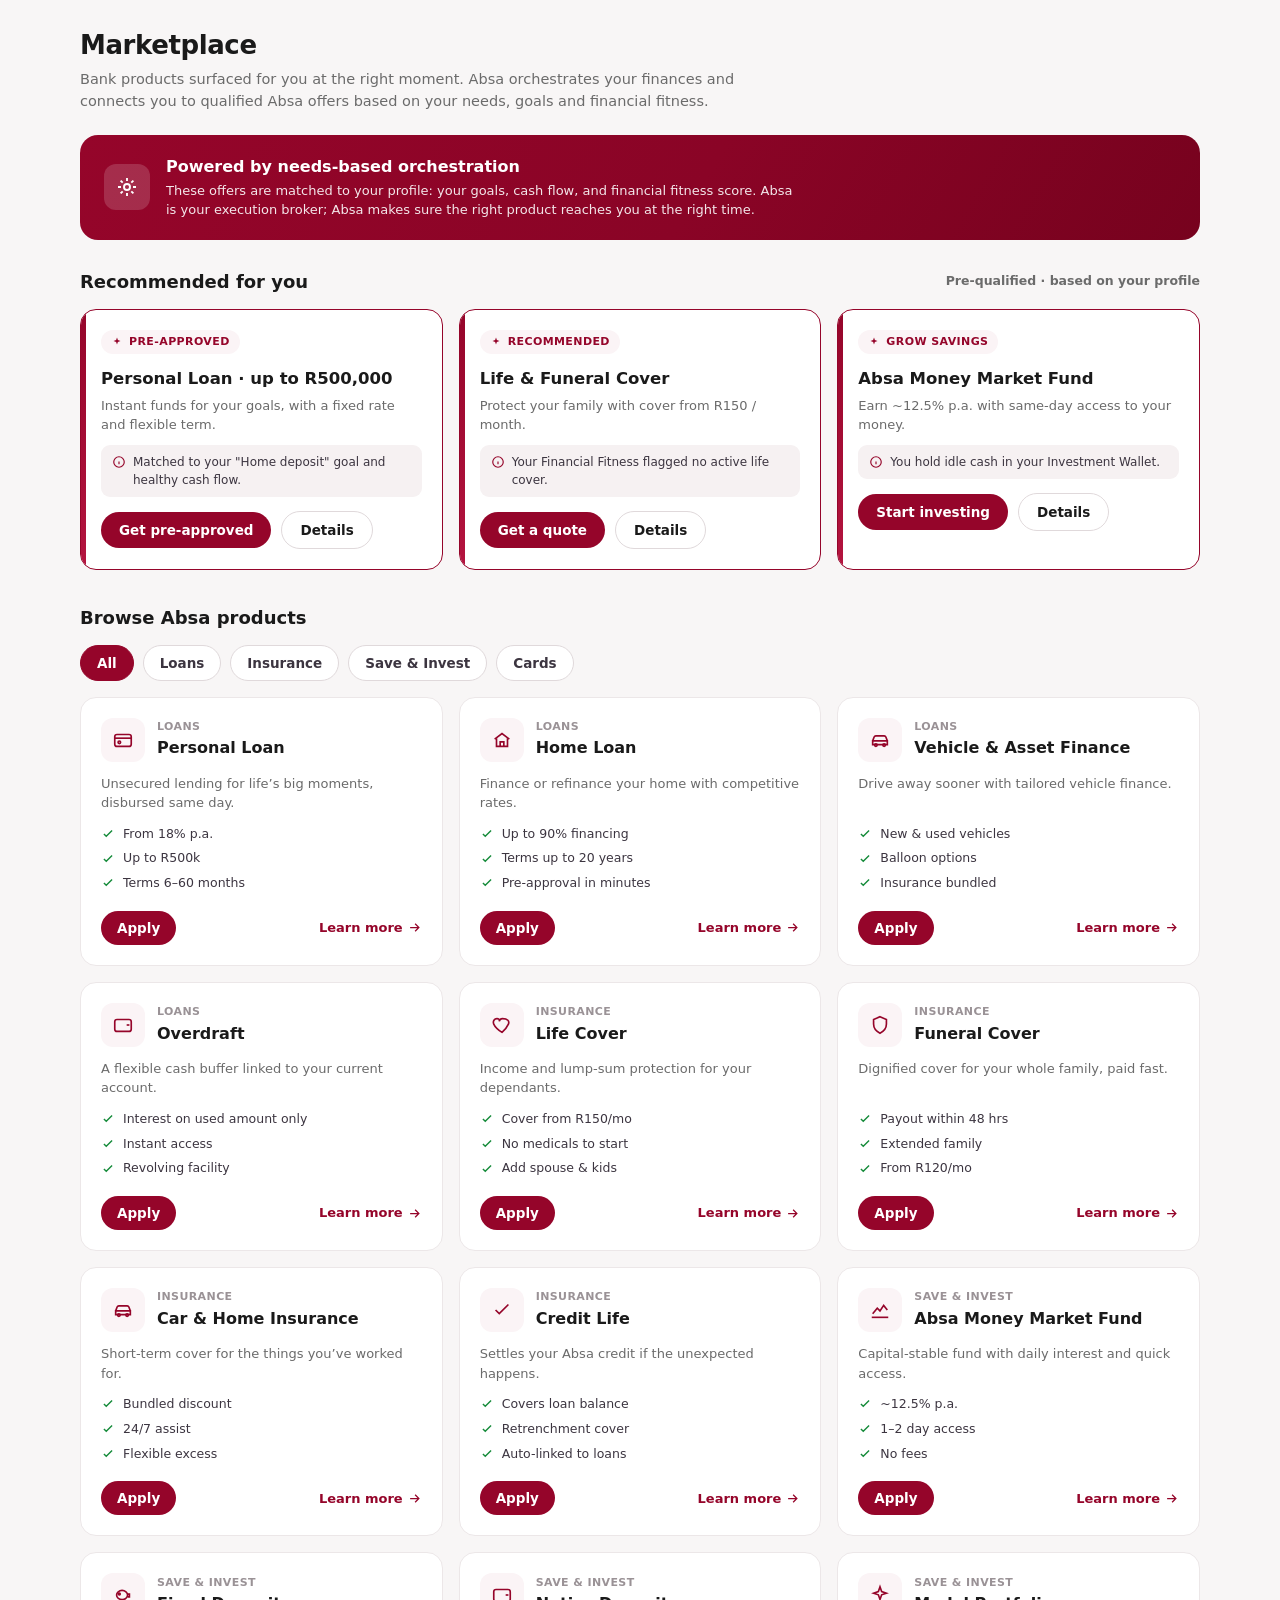
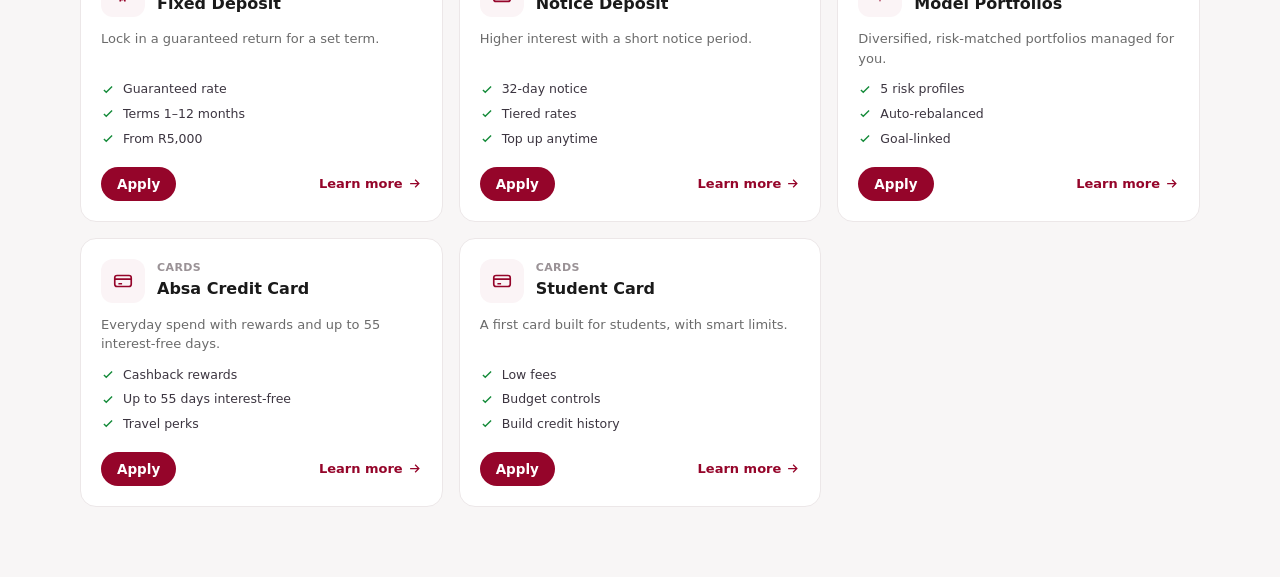
<file: sections/marketplace.html>
<!DOCTYPE html>
<html lang="en">
<head>
<meta charset="UTF-8" />
<meta name="viewport" content="width=device-width, initial-scale=1.0" />
<title>Absa · Marketplace</title>
<style>
:root{
  --absa:#95052A; --absa-2:#77021E; --absa-3:#B4143F; --red:#DC0032;
  --bg:#F8F6F6; --card:#fff; --line:#ECE7E8; --line-2:#E0D9DB;
  --ink:#1A1A1A; --ink-2:#3C3540; --muted:#6B6B6B; --muted-2:#9A9296; --tile:#FBF4F6;
  --green:#158B3A; --green-soft:#E7F6EC;
  --font:'Segoe UI',system-ui,-apple-system,'Helvetica Neue',Arial,sans-serif;
}
*{box-sizing:border-box;margin:0;padding:0}
body{font-family:var(--font);background:var(--bg);color:var(--ink);-webkit-font-smoothing:antialiased;line-height:1.5}
button{font-family:inherit;cursor:pointer;border:none;background:none;color:inherit}
.wrap{max-width:1180px;margin:0 auto;padding:26px 30px 70px}
h1{font-size:26px;font-weight:800;letter-spacing:-.4px}
.sub{color:var(--muted);font-size:14.5px;margin-top:4px;max-width:680px}
svg{flex:none}

/* orchestrator banner */
.orch{display:flex;align-items:center;gap:16px;background:linear-gradient(120deg,var(--absa) 0%,#8A0426 55%,var(--absa-2) 100%);color:#fff;border-radius:18px;padding:20px 24px;margin:22px 0 26px}
.orch .ic{width:46px;height:46px;border-radius:12px;background:rgba(255,255,255,.16);display:grid;place-items:center;flex:none}
.orch .ic svg{width:24px;height:24px;stroke:#fff;stroke-width:1.9;fill:none}
.orch h2{font-size:16px;font-weight:700}
.orch p{font-size:13px;opacity:.9;margin-top:2px;max-width:640px}

.sec-h{display:flex;align-items:center;justify-content:space-between;margin:28px 0 14px}
.sec-h h2{font-size:18px;font-weight:700}
.sec-h .cnt{font-size:12.5px;color:var(--muted);font-weight:600}

/* recommended (needs-based, pre-qualified) */
.rec-grid{display:grid;grid-template-columns:repeat(3,1fr);gap:16px}
@media(max-width:920px){.rec-grid{grid-template-columns:1fr}}
.rec{position:relative;background:#fff;border:1.5px solid var(--absa);border-radius:16px;padding:20px;overflow:hidden}
.rec::before{content:'';position:absolute;left:0;top:0;bottom:0;width:5px;background:linear-gradient(var(--absa),var(--absa-3))}
.rec .tag{display:inline-flex;align-items:center;gap:6px;font-size:11px;font-weight:800;letter-spacing:.4px;color:var(--absa);background:var(--tile);padding:4px 10px;border-radius:20px;text-transform:uppercase}
.rec .tag svg{width:12px;height:12px;fill:var(--absa);stroke:none}
.rec h3{font-size:16.5px;font-weight:700;margin:12px 0 4px}
.rec p{font-size:13px;color:var(--muted);min-height:38px}
.rec .why{font-size:12px;color:var(--ink-2);background:#F6F1F2;border-radius:9px;padding:8px 11px;margin:10px 0 14px;display:flex;gap:7px;align-items:flex-start}
.rec .why svg{width:14px;height:14px;stroke:var(--absa);stroke-width:2;fill:none;margin-top:2px}
.rec .cta{display:flex;gap:10px;align-items:center}
.btn{display:inline-flex;align-items:center;justify-content:center;gap:7px;padding:10px 18px;border-radius:22px;font-weight:700;font-size:13.5px;transition:.15s}
.btn-primary{background:var(--absa);color:#fff}.btn-primary:hover{background:var(--absa-2)}
.btn-outline{background:#fff;border:1.5px solid var(--line-2);color:var(--ink)}.btn-outline:hover{border-color:var(--absa);color:var(--absa)}
.btn svg{width:15px;height:15px;stroke:currentColor;stroke-width:2;fill:none}

/* category filter chips */
.chips{display:flex;gap:9px;flex-wrap:wrap;margin:6px 0 4px}
.chip{padding:9px 16px;border-radius:22px;background:#fff;border:1px solid var(--line-2);font-size:13.5px;font-weight:600;color:var(--ink-2);transition:.15s}
.chip:hover{border-color:var(--absa);color:var(--absa)}
.chip.on{background:var(--absa);border-color:var(--absa);color:#fff}

/* product cards */
.prod-grid{display:grid;grid-template-columns:repeat(3,1fr);gap:16px;margin-top:4px}
@media(max-width:920px){.prod-grid{grid-template-columns:repeat(2,1fr)}}
@media(max-width:620px){.prod-grid{grid-template-columns:1fr}}
.prod{background:#fff;border:1px solid var(--line);border-radius:16px;padding:20px;transition:.16s;display:flex;flex-direction:column}
.prod:hover{box-shadow:0 14px 34px -18px rgba(26,10,14,.4);border-color:var(--line-2);transform:translateY(-2px)}
.prod .top{display:flex;align-items:center;gap:12px;margin-bottom:12px}
.prod .badge{width:44px;height:44px;border-radius:12px;background:var(--tile);color:var(--absa);display:grid;place-items:center;flex:none}
.prod .badge svg{width:22px;height:22px;stroke:var(--absa);stroke-width:1.8;fill:none}
.prod .cat{font-size:11px;font-weight:700;color:var(--muted-2);letter-spacing:.4px;text-transform:uppercase}
.prod h3{font-size:16px;font-weight:700;margin-top:1px}
.prod p{font-size:13px;color:var(--muted);flex:1}
.prod .feats{display:flex;flex-direction:column;gap:6px;margin:12px 0 14px}
.prod .feat{display:flex;align-items:center;gap:8px;font-size:12.5px;color:var(--ink-2)}
.prod .feat svg{width:14px;height:14px;stroke:var(--green);stroke-width:2.4;fill:none}
.prod .rate{font-weight:700;color:var(--absa)}
.prod .foot{display:flex;align-items:center;justify-content:space-between;margin-top:auto;padding-top:4px}
.prod .foot .lk{font-size:13px;font-weight:700;color:var(--absa);display:inline-flex;align-items:center;gap:4px}
.prod .foot .lk svg{width:15px;height:15px;stroke:var(--absa);stroke-width:2;fill:none}
.hide{display:none!important}
.toast{position:fixed;bottom:22px;left:50%;transform:translateX(-50%);background:var(--ink);color:#fff;padding:12px 18px;border-radius:12px;font-size:14px;z-index:120;box-shadow:0 16px 40px rgba(0,0,0,.24);opacity:0;transition:.25s;pointer-events:none}
.toast.show{opacity:1}
</style>
</head>
<body>
<div class="wrap">
  <div>
    <h1>Marketplace</h1>
    <div class="sub">Bank products surfaced for you at the right moment. Absa orchestrates your finances and connects you to qualified Absa offers based on your needs, goals and financial fitness.</div>
  </div>

  <div class="orch">
    <div class="ic"><svg viewBox="0 0 24 24"><circle cx="12" cy="12" r="3"/><path d="M12 3v3M12 18v3M3 12h3M18 12h3M5.6 5.6l2.1 2.1M16.3 16.3l2.1 2.1M18.4 5.6l-2.1 2.1M7.7 16.3l-2.1 2.1"/></svg></div>
    <div>
      <h2>Powered by needs-based orchestration</h2>
      <p>These offers are matched to your profile: your goals, cash flow, and financial fitness score. Absa is your execution broker; Absa makes sure the right product reaches you at the right time.</p>
    </div>
  </div>

  <div class="sec-h"><h2>Recommended for you</h2><span class="cnt">Pre-qualified · based on your profile</span></div>
  <div class="rec-grid" id="recGrid"></div>

  <div class="sec-h" style="margin-top:34px"><h2>Browse Absa products</h2></div>
  <div class="chips" id="chips"></div>
  <div class="prod-grid" id="prodGrid" style="margin-top:16px"></div>
</div>
<div class="toast" id="toast"></div>

<script>
'use strict';
const $=(s,r=document)=>r.querySelector(s);
function toast(m){const t=$('#toast');t.textContent=m;t.classList.add('show');clearTimeout(t._t);t._t=setTimeout(()=>t.classList.remove('show'),2200);}

/* icons */
const IC={
  loan:'<svg viewBox="0 0 24 24"><rect x="3" y="6" width="18" height="13" rx="2.5"/><path d="M3 10h18"/><circle cx="8" cy="14.5" r="1.4"/></svg>',
  home:'<svg viewBox="0 0 24 24"><path d="M4 11l8-6 8 6"/><path d="M6 10v9h12v-9"/><path d="M10 19v-5h4v5"/></svg>',
  car:'<svg viewBox="0 0 24 24"><path d="M4 13l1.6-4.2A2 2 0 017.5 7.5h9a2 2 0 011.9 1.3L20 13"/><path d="M4 13h16v4H4z"/><circle cx="7.5" cy="17.5" r="1.4"/><circle cx="16.5" cy="17.5" r="1.4"/></svg>',
  shield:'<svg viewBox="0 0 24 24"><path d="M12 3l7 3v5c0 4.5-3 8-7 10-4-2-7-5.5-7-10V6z"/></svg>',
  heart:'<svg viewBox="0 0 24 24"><path d="M12 20s-7-4.5-9-9c-1.3-3 .7-6 3.5-6 1.8 0 3 1 2.5 3 .5-2 2-3 3.5-3C18.3 5 20.3 8 19 11c-2 4.5-7 9-7 9z"/></svg>',
  piggy:'<svg viewBox="0 0 24 24"><path d="M5 12a6 5 0 0112 0c0 3-3 5-6 5s-6-2-6-5z"/><path d="M17 11h2v3h-2"/><circle cx="8" cy="11" r="1"/><path d="M9 17v2M14 17v2"/></svg>',
  chart:'<svg viewBox="0 0 24 24"><path d="M4 16l5-6 3 3 4-6 4 5"/><path d="M3 20h18"/></svg>',
  card:'<svg viewBox="0 0 24 24"><rect x="3" y="6" width="18" height="12" rx="2.5"/><path d="M3 10h18M7 15h4"/></svg>',
  wallet:'<svg viewBox="0 0 24 24"><rect x="3" y="6" width="18" height="13" rx="2.5"/><path d="M16 12h3"/></svg>',
  check:'<svg viewBox="0 0 24 24"><path d="M5 12l4 4L19 6"/></svg>',
  arrow:'<svg viewBox="0 0 24 24"><path d="M5 12h14M13 6l6 6-6 6"/></svg>',
  info:'<svg viewBox="0 0 24 24"><circle cx="12" cy="12" r="9"/><path d="M12 11v5M12 8h.01"/></svg>',
  spark:'<svg viewBox="0 0 24 24"><path d="M12 3l1.8 5.2L19 10l-5.2 1.8L12 17l-1.8-5.2L5 10l5.2-1.8z"/></svg>'
};

/* needs-based, pre-qualified offers */
const REC=[
  {tag:'Pre-approved', icon:'loan', name:'Personal Loan · up to R500,000', desc:'Instant funds for your goals, with a fixed rate and flexible term.', why:'Matched to your "Home deposit" goal and healthy cash flow.', cta:'Get pre-approved'},
  {tag:'Recommended', icon:'shield', name:'Life & Funeral Cover', desc:'Protect your family with cover from R150 / month.', why:'Your Financial Fitness flagged no active life cover.', cta:'Get a quote'},
  {tag:'Grow savings', icon:'chart', name:'Absa Money Market Fund', desc:'Earn ~12.5% p.a. with same-day access to your money.', why:'You hold idle cash in your Investment Wallet.', cta:'Start investing'}
];

/* full ABSA product catalogue (placeholder content until Marko/Patrick confirm) */
const CATS=['All','Loans','Insurance','Save & Invest','Cards'];
const PRODUCTS=[
  {cat:'Loans', icon:'loan', name:'Personal Loan', desc:'Unsecured lending for life’s big moments, disbursed same day.', feats:['From 18% p.a.','Up to R500k','Terms 6–60 months'], rate:'From 18% p.a.'},
  {cat:'Loans', icon:'home', name:'Home Loan', desc:'Finance or refinance your home with competitive rates.', feats:['Up to 90% financing','Terms up to 20 years','Pre-approval in minutes']},
  {cat:'Loans', icon:'car', name:'Vehicle & Asset Finance', desc:'Drive away sooner with tailored vehicle finance.', feats:['New & used vehicles','Balloon options','Insurance bundled']},
  {cat:'Loans', icon:'wallet', name:'Overdraft', desc:'A flexible cash buffer linked to your current account.', feats:['Interest on used amount only','Instant access','Revolving facility']},
  {cat:'Insurance', icon:'heart', name:'Life Cover', desc:'Income and lump-sum protection for your dependants.', feats:['Cover from R150/mo','No medicals to start','Add spouse & kids']},
  {cat:'Insurance', icon:'shield', name:'Funeral Cover', desc:'Dignified cover for your whole family, paid fast.', feats:['Payout within 48 hrs','Extended family','From R120/mo']},
  {cat:'Insurance', icon:'car', name:'Car & Home Insurance', desc:'Short-term cover for the things you’ve worked for.', feats:['Bundled discount','24/7 assist','Flexible excess']},
  {cat:'Insurance', icon:'check', name:'Credit Life', desc:'Settles your Absa credit if the unexpected happens.', feats:['Covers loan balance','Retrenchment cover','Auto-linked to loans']},
  {cat:'Save & Invest', icon:'chart', name:'Absa Money Market Fund', desc:'Capital-stable fund with daily interest and quick access.', feats:['~12.5% p.a.','1–2 day access','No fees'], rate:'~12.5% p.a.'},
  {cat:'Save & Invest', icon:'piggy', name:'Fixed Deposit', desc:'Lock in a guaranteed return for a set term.', feats:['Guaranteed rate','Terms 1–12 months','From R5,000']},
  {cat:'Save & Invest', icon:'wallet', name:'Notice Deposit', desc:'Higher interest with a short notice period.', feats:['32-day notice','Tiered rates','Top up anytime']},
  {cat:'Save & Invest', icon:'spark', name:'Model Portfolios', desc:'Diversified, risk-matched portfolios managed for you.', feats:['5 risk profiles','Auto-rebalanced','Goal-linked']},
  {cat:'Cards', icon:'card', name:'Absa Credit Card', desc:'Everyday spend with rewards and up to 55 interest-free days.', feats:['Cashback rewards','Up to 55 days interest-free','Travel perks']},
  {cat:'Cards', icon:'card', name:'Student Card', desc:'A first card built for students, with smart limits.', feats:['Low fees','Budget controls','Build credit history']}
];

let activeCat='All';
function renderRec(){
  $('#recGrid').innerHTML = REC.map(r=>`<div class="rec">
    <span class="tag">${IC.spark} ${r.tag}</span>
    <h3>${r.name}</h3>
    <p>${r.desc}</p>
    <div class="why">${IC.info}<span>${r.why}</span></div>
    <div class="cta"><button class="btn btn-primary" onclick="toast('${r.cta} — opening application')">${r.cta}</button><button class="btn btn-outline" onclick="toast('More details')">Details</button></div>
  </div>`).join('');
}
function renderChips(){
  $('#chips').innerHTML = CATS.map(c=>`<button class="chip ${c===activeCat?'on':''}" onclick="setCat('${c}')">${c}</button>`).join('');
}
function renderProducts(){
  $('#prodGrid').innerHTML = PRODUCTS.map(p=>`<div class="prod" data-cat="${p.cat}">
    <div class="top"><div class="badge">${IC[p.icon]||IC.wallet}</div><div><div class="cat">${p.cat}</div><h3>${p.name}</h3></div></div>
    <p>${p.desc}</p>
    <div class="feats">${p.feats.map(f=>`<div class="feat">${IC.check}<span>${f}</span></div>`).join('')}</div>
    <div class="foot"><button class="btn btn-primary" style="padding:9px 16px" onclick="toast('Apply for ${p.name}')">Apply</button><span class="lk" onclick="toast('${p.name} details')">Learn more ${IC.arrow}</span></div>
  </div>`).join('');
  filter();
}
function setCat(c){ activeCat=c; renderChips(); filter(); }
function filter(){ document.querySelectorAll('.prod').forEach(el=>{ el.classList.toggle('hide', activeCat!=='All' && el.dataset.cat!==activeCat); }); }

renderRec(); renderChips(); renderProducts();
</script>
</body>
</html>
</file>
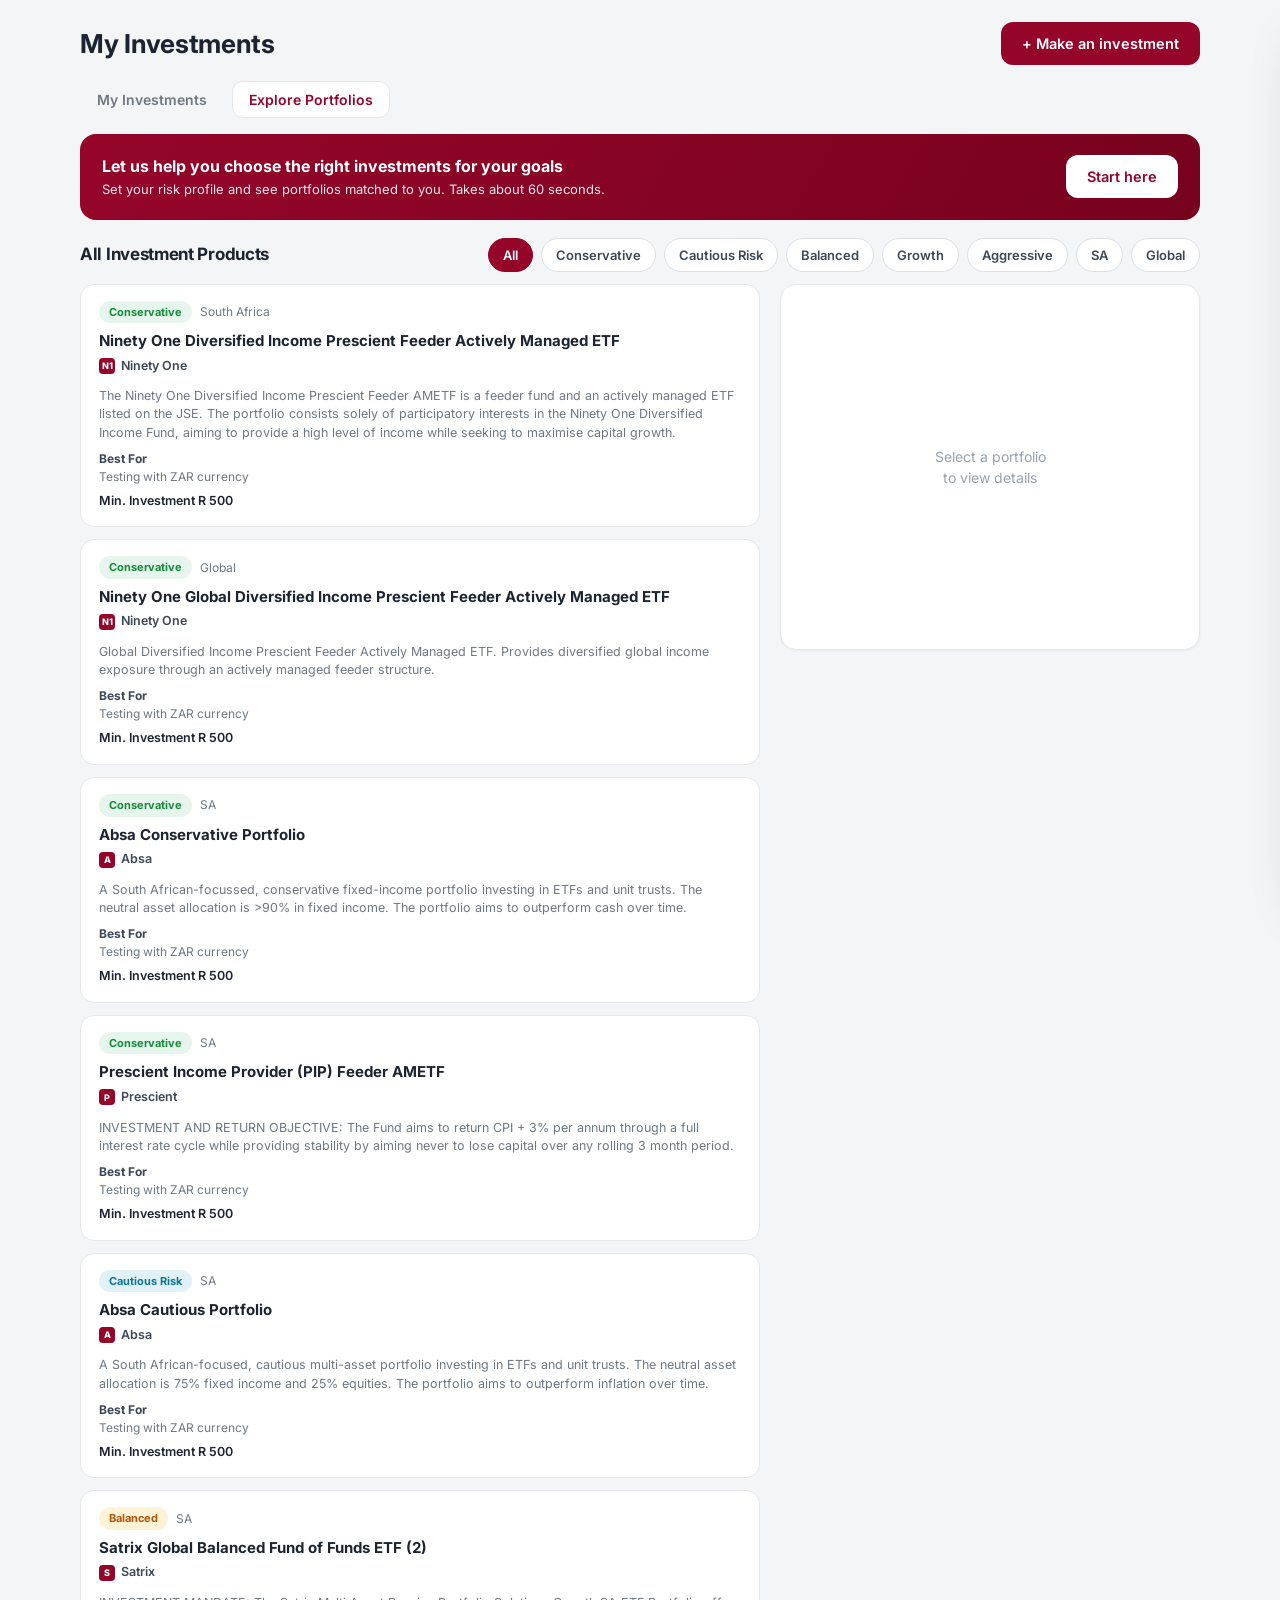
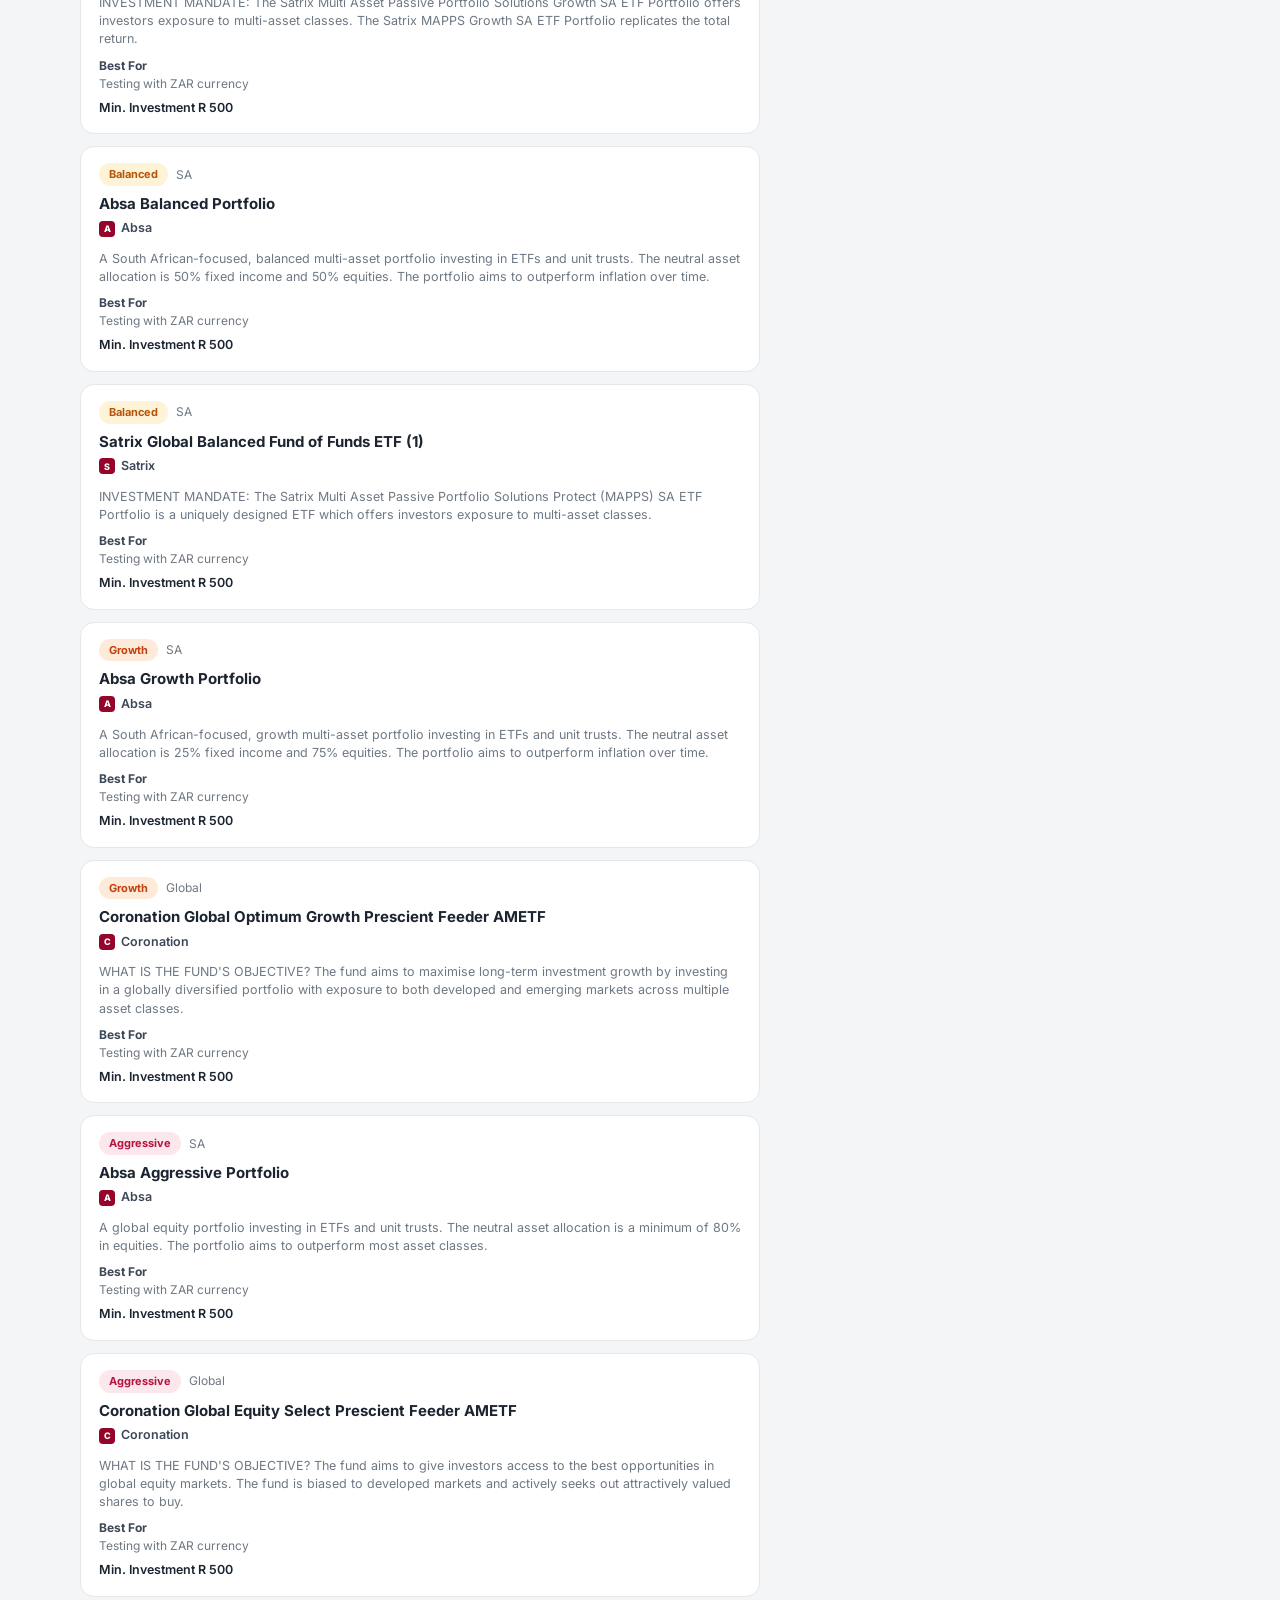
<file: sections/model-portfolio.html>
<!DOCTYPE html>
<html lang="en">
<head>
<meta charset="UTF-8" />
<meta name="viewport" content="width=device-width, initial-scale=1.0" />
<title>Model Portfolio - Explore Portfolios</title>
<link rel="preconnect" href="https://fonts.googleapis.com" />
<link href="https://fonts.googleapis.com/css2?family=Inter:wght@400;500;600;700;800&display=swap" rel="stylesheet" />
<style>
/* Model Portfolio / Explore Portfolios - replicates the live Vault22 SA journey, Absa-skinned. Mock data. */
:root{
  --absa:#95052A; --absa-2:#77021E; --absa-3:#B4143F; --link:#B4143F;
  --green:#158B3A; --green-soft:#E7F6EC;
  --bg:#F4F5F6; --card:#fff; --line:#E6E7EA; --line-2:#DDDFE3;
  --ink:#1B2430; --ink-2:#3C4757; --muted:#6E7883; --muted-2:#98A2AF; --tile:#F3F4F6;
  --r:16px;
  --shadow:0 1px 2px rgba(16,24,40,.05); --shadow-lg:0 24px 50px -22px rgba(16,24,40,.35);
  --consv:#158B3A; --consv-bg:#E7F6EC; --caut:#0E7490; --caut-bg:#E0F2F7;
  --bal:#B45309; --bal-bg:#FEF3D6; --grow:#C2410C; --grow-bg:#FEEAD9; --aggr:#B4143F; --aggr-bg:#FCE7EC;
}
*{box-sizing:border-box}
html,body{margin:0;padding:0}
body{font-family:'Inter',system-ui,sans-serif;background:var(--bg);color:var(--ink);-webkit-font-smoothing:antialiased;line-height:1.5}
button{font-family:inherit;cursor:pointer;border:none;background:none;color:inherit}
h1,h2,h3{margin:0;font-weight:700;letter-spacing:-.3px}
.wrap{max-width:1180px;margin:0 auto;padding:22px 30px 60px}
.muted{color:var(--muted)} .dnum{font-variant-numeric:tabular-nums}
.link{color:var(--link);font-weight:600;cursor:pointer}.link:hover{text-decoration:underline}
.btn{display:inline-flex;align-items:center;justify-content:center;gap:8px;padding:12px 20px;border-radius:12px;font-weight:600;font-size:14.5px;transition:.16s;border:1.5px solid transparent}
.btn:active{transform:scale(.98)}
.btn-primary{background:var(--absa);color:#fff}.btn-primary:hover{background:var(--absa-2)}
.btn-primary:disabled{background:#D9AEB9;cursor:not-allowed}
.btn-outline{background:#fff;border-color:var(--absa);color:var(--absa)}.btn-outline:hover{background:#FBF0F3}
.btn-block{width:100%}.btn-lg{padding:15px 22px;font-size:15px}
.card{background:#fff;border:1px solid var(--line);border-radius:var(--r);box-shadow:var(--shadow)}

/* header row */
.mp-head{display:flex;align-items:center;justify-content:space-between;gap:16px;margin-bottom:16px}
.mp-head h1{font-size:26px}
.tabs{display:flex;gap:8px;margin:4px 0 16px}
.tab{padding:9px 16px;border-radius:11px;font-weight:600;font-size:14px;color:var(--muted);border:1px solid transparent}
.tab:hover{color:var(--ink)}
.tab.on{background:#fff;color:var(--absa);border-color:var(--line)}
.intro-card{display:flex;align-items:center;gap:18px;border-radius:var(--r);padding:20px 22px;background:linear-gradient(120deg,var(--absa),var(--absa-2));color:#fff;margin-bottom:14px}
.intro-card .t{font-weight:700;font-size:16px}.intro-card .s{font-size:13px;opacity:.9;margin-top:2px}
.intro-card .btn{margin-left:auto;background:#fff;color:var(--absa)}
.filterbar{display:flex;align-items:center;gap:12px;margin:18px 0 12px}
.filterbar h2{font-size:17px;margin-right:auto}
.chip{padding:8px 14px;border-radius:20px;background:#fff;border:1px solid var(--line-2);font-size:13px;font-weight:600;color:var(--ink-2);transition:.15s}
.chip:hover{border-color:var(--absa);color:var(--absa)}
.chip.on{background:var(--absa);border-color:var(--absa);color:#fff}

/* two-column */
.mp-grid{display:grid;grid-template-columns:1fr 420px;gap:20px;align-items:start}
@media(max-width:1000px){.mp-grid{grid-template-columns:1fr}.detail-col{display:none}.detail-col.mobile-show{display:block;position:fixed;inset:0;z-index:40;background:var(--bg);overflow:auto;padding:16px}}
.plist{display:flex;flex-direction:column;gap:12px}
.pcard{background:#fff;border:1px solid var(--line);border-radius:14px;padding:16px 18px;cursor:pointer;transition:.16s}
.pcard:hover{border-color:var(--line-2);box-shadow:var(--shadow)}
.pcard.sel{border-color:var(--absa);box-shadow:0 0 0 1px var(--absa)}
.pcard .tags{display:flex;gap:8px;align-items:center;margin-bottom:8px}
.rtag{font-size:11px;font-weight:700;padding:3px 10px;border-radius:20px}
.reg{font-size:12px;color:var(--muted)}
.pcard .nm{font-weight:700;font-size:15px;line-height:1.3}
.prov{display:inline-flex;align-items:center;gap:6px;font-size:12.5px;color:var(--ink-2);font-weight:600;margin:6px 0}
.prov .plogo{width:16px;height:16px;border-radius:4px;background:var(--absa);display:inline-grid;place-items:center;color:#fff;font-size:9px;font-weight:800}
.pcard .desc{font-size:12.5px;color:var(--muted);line-height:1.45;margin:6px 0;display:-webkit-box;-webkit-line-clamp:3;-webkit-box-orient:vertical;overflow:hidden}
.pcard .bf{font-size:12px;margin-top:8px}.pcard .bf b{color:var(--ink-2)}
.pcard .mi{font-size:12.5px;font-weight:600;margin-top:6px}

/* detail panel */
.detail-col{position:sticky;top:16px}
.detail{background:#fff;border:1px solid var(--line);border-radius:var(--r);padding:22px;box-shadow:var(--shadow)}
.detail .close-m{display:none}
@media(max-width:1000px){.detail .close-m{display:inline-flex;float:right}}
.detail .tags{display:flex;gap:8px;align-items:center;margin-bottom:10px}
.detail h3{font-size:18px;line-height:1.25}
.detail .desc{font-size:13px;color:var(--ink-2);line-height:1.55;margin:12px 0}
.kv{padding:10px 0;border-top:1px solid var(--line)}
.kv .k{font-size:12px;color:var(--muted)}.kv .v{font-weight:700;font-size:14px}
.chart-tf{display:flex;gap:6px;justify-content:center;margin:12px 0 4px}
.chart-tf button{padding:5px 11px;border-radius:8px;font-size:12px;font-weight:600;color:var(--muted)}
.chart-tf button.on{background:var(--absa);color:#fff}
.factsheet{display:flex;align-items:center;gap:12px;padding:14px;border:1px solid var(--line);border-radius:12px;margin-top:14px;cursor:pointer}
.factsheet .pdf{width:34px;height:34px;border-radius:8px;background:#FBE9EE;color:var(--absa);display:grid;place-items:center;font-size:10px;font-weight:800}
.empty-detail{display:grid;place-items:center;min-height:320px;color:var(--muted-2);text-align:center;font-size:14px;padding:30px}

/* drawer (invest) */
.scrim{position:fixed;inset:0;background:rgba(16,24,40,.42);opacity:0;pointer-events:none;transition:.25s;z-index:50}
.scrim.show{opacity:1;pointer-events:auto}
.drawer{position:fixed;top:0;right:0;height:100vh;width:min(460px,100vw);background:#F7F8F9;box-shadow:var(--shadow-lg);transform:translateX(102%);transition:.3s cubic-bezier(.2,.8,.2,1);z-index:60;display:flex;flex-direction:column}
.drawer.show{transform:none}
.dh{display:flex;align-items:center;gap:12px;padding:18px 20px;background:#fff;border-bottom:1px solid var(--line)}
.dh h3{flex:1;text-align:center;font-size:16px}
.dh button{width:34px;height:34px;border-radius:10px;display:grid;place-items:center}.dh button:hover{background:var(--tile)}
.db{flex:1;overflow:auto;padding:20px}
.df{padding:16px 20px;background:#fff;border-top:1px solid var(--line)}
.fl{font-size:13px;font-weight:600;color:var(--ink-2);margin-bottom:8px}
.amt{display:flex;align-items:center;gap:8px;background:#fff;border:1px solid var(--line-2);border-radius:12px;padding:15px 16px;margin-bottom:10px}
.amt .c{font-weight:700;color:var(--muted)}
.amt input{flex:1;border:none;outline:none;font-size:20px;font-weight:700;text-align:right;font-family:inherit;width:100%}
.qc{display:flex;gap:8px;flex-wrap:wrap}
.acct{display:flex;align-items:center;gap:12px;background:#fff;border:1px solid var(--line-2);border-radius:12px;padding:14px 16px;margin-bottom:16px}
.acct .an{font-weight:600;font-size:14px}.acct .am{font-size:12px;color:var(--muted)}.acct .ab{margin-left:auto;font-weight:600;font-size:13px;color:var(--ink-2)}
/* CASA account selector - mirrors the Absa MMF Buy flow account picker (sections/investments.html) */
.selbox{display:flex;align-items:center;gap:12px;background:#fff;border:1px solid var(--line-2);border-radius:12px;padding:15px 16px;cursor:pointer}
.selbox.open{border-color:var(--absa)}
.selbox .an{font-weight:700;font-size:14.5px}.selbox .am{font-size:13px;color:var(--muted);margin-top:1px}
.selbox .ab{margin-left:auto;font-weight:600;font-size:13.5px;color:var(--ink-2)}
.selbox .cv{color:var(--absa);display:inline-flex}.selbox .cv svg{width:20px;height:20px;transition:.2s}
.acct-list{position:absolute;left:0;right:0;top:calc(100% + 6px);background:#fff;border:1px solid var(--line-2);border-radius:12px;box-shadow:var(--shadow-lg);z-index:5;overflow:hidden}
.acct-opt{display:flex;align-items:center;gap:12px;padding:15px 16px;cursor:pointer;border-bottom:1px solid var(--line)}
.acct-opt:last-child{border-bottom:none}
.acct-opt:hover{background:var(--tile)}
.acct-opt.on{background:var(--absa);color:#fff}
.acct-opt .an{font-weight:700;font-size:14px}.acct-opt .am{font-size:12px;opacity:.85}
.acct-opt .ab{margin-left:auto;font-weight:700;font-size:13.5px}
.sumc{background:#fff;border:1px solid var(--line);border-radius:12px;padding:2px 16px}
.sl{display:flex;justify-content:space-between;padding:13px 0;font-size:14px;border-bottom:1px solid var(--line)}.sl:last-child{border:none}.sl.tot{font-weight:700}.sl .k{color:var(--muted)}
.success{text-align:center;padding:34px 18px}
.sic{width:80px;height:80px;margin:0 auto 16px}
.sic circle{stroke-dasharray:200;stroke-dashoffset:200;animation:dr .6s .1s forwards}.sic path{stroke-dasharray:60;stroke-dashoffset:60;animation:dr .4s .5s forwards}
@keyframes dr{to{stroke-dashoffset:0}}
.disc{display:flex;gap:9px;background:#FFF8EC;border:1px solid #FCE4B6;border-radius:12px;padding:12px 14px;font-size:12px;color:#93610B;line-height:1.5;margin-top:14px}
.disc svg{width:16px;flex:none;margin-top:1px}
.toast{position:fixed;bottom:22px;left:50%;transform:translateX(-50%);background:var(--ink);color:#fff;padding:12px 18px;border-radius:12px;font-size:14px;z-index:120;box-shadow:var(--shadow-lg);opacity:0;transition:.25s}
.toast.show{opacity:1}

/* ===== Fact sheet + Risk-profile inline views ===== */
.sheetview{position:fixed;inset:0;background:var(--bg);z-index:70;overflow-y:auto;display:none}
.sheetview.show{display:block}
.sheet-wrap{max-width:1180px;margin:0 auto;padding:22px 30px 60px}
.sheet-back{display:inline-flex;align-items:center;gap:6px;color:var(--absa);font-weight:600;font-size:14px;margin-bottom:16px}
.sheet-back:hover{text-decoration:underline}
.sheet-head{display:flex;align-items:flex-start;justify-content:space-between;gap:16px;margin-bottom:18px}
.sheet-head h1{font-size:24px;line-height:1.25;max-width:760px}
.sheet-grid{display:grid;grid-template-columns:1fr 340px;gap:20px;align-items:start}
@media(max-width:900px){.sheet-grid{grid-template-columns:1fr}}
.stat-row{display:grid;grid-template-columns:repeat(4,1fr);gap:12px;margin-bottom:16px}
@media(max-width:640px){.stat-row{grid-template-columns:repeat(2,1fr)}}
.stat{background:#fff;border:1px solid var(--line);border-radius:12px;padding:14px 16px}
.stat .k{font-size:11.5px;color:var(--muted)}.stat .v{font-weight:700;font-size:18px;margin-top:3px}
.stat .v.pos{color:var(--green)}
.panel{background:#fff;border:1px solid var(--line);border-radius:var(--r);padding:20px 22px;margin-bottom:16px;box-shadow:var(--shadow)}
.panel h3{font-size:15px;margin-bottom:14px}
.alloc-row{display:flex;align-items:center;gap:12px;margin-bottom:12px}
.alloc-row .lbl{width:120px;font-size:13px;color:var(--ink-2);flex:none}
.alloc-row .track{flex:1;height:9px;background:var(--tile);border-radius:9999px;overflow:hidden}
.alloc-row .fill{height:100%;border-radius:9999px}
.alloc-row .pct{width:44px;text-align:right;font-weight:700;font-size:13px;flex:none}
.perf-tbl{width:100%;border-collapse:collapse;font-size:13px}
.perf-tbl th{text-align:left;color:var(--muted);font-weight:600;font-size:11.5px;text-transform:uppercase;letter-spacing:.4px;padding:8px 8px}
.perf-tbl td{padding:9px 8px;border-top:1px solid var(--line);font-variant-numeric:tabular-nums}
.perf-tbl td.pos{color:var(--green);font-weight:600}.perf-tbl td.neg{color:var(--aggr);font-weight:600}
.style-grid{display:grid;grid-template-columns:repeat(3,1fr);gap:14px;margin:6px 0 22px}
@media(max-width:900px){.style-grid{grid-template-columns:repeat(2,1fr)}}
@media(max-width:640px){.style-grid{grid-template-columns:1fr}}
.style-card{background:#fff;border:1px solid var(--line);border-radius:14px;overflow:hidden;cursor:pointer;transition:.16s;text-align:left}
.style-card:hover{border-color:var(--line-2);box-shadow:var(--shadow-lg);transform:translateY(-2px)}
.style-card.sel{border-color:var(--absa);box-shadow:0 0 0 1px var(--absa)}
.style-band{padding:7px 14px;font-size:12px;font-weight:700;letter-spacing:.2px}
.style-body{padding:14px 16px 16px;display:flex;gap:12px}
.style-body .ic{width:40px;height:40px;border-radius:10px;flex:none;display:grid;place-items:center;font-size:19px}
.style-body .st{font-weight:700;font-size:15px;margin-bottom:4px}
.style-body .sd{font-size:12.5px;color:var(--muted);line-height:1.45}
.progress{height:6px;background:var(--tile);border-radius:9999px;overflow:hidden;margin:14px 0 20px}
.progress .p{height:100%;background:var(--absa);border-radius:9999px;transition:width .3s}
.quiz-list{display:flex;flex-direction:column;gap:10px;max-width:720px}
.quiz-opt{display:flex;align-items:center;gap:14px;width:100%;text-align:left;background:#fff;border:1.5px solid var(--line);border-radius:12px;padding:16px 18px;font-size:14.5px;font-weight:500;color:var(--ink);transition:.14s}
.quiz-opt:hover{border-color:var(--absa);background:#FBF0F3}
.quiz-opt.sel{border-color:var(--absa);background:#FBF0F3;box-shadow:0 0 0 1px var(--absa)}
.quiz-opt .qradio{width:20px;height:20px;border-radius:50%;border:2px solid var(--line-2);flex:none;transition:.14s;position:relative}
.quiz-opt.sel .qradio{border-color:var(--absa)}
.quiz-opt.sel .qradio::after{content:'';position:absolute;inset:3px;border-radius:50%;background:var(--absa)}
</style>
</head>
<body>
<div class="wrap">
  <div class="mp-head"><h1>My Investments</h1><button class="btn btn-primary" onclick="openInvest(state.sel||PRODUCTS[0].id)">+ Make an investment</button></div>
  <div class="tabs">
    <button class="tab" id="tab-mine" onclick="setTab('mine')">My Investments</button>
    <button class="tab on" id="tab-explore" onclick="setTab('explore')">Explore Portfolios</button>
  </div>
  <div class="intro-card">
    <div><div class="t">Let us help you choose the right investments for your goals</div><div class="s">Set your risk profile and see portfolios matched to you. Takes about 60 seconds.</div></div>
    <button class="btn" onclick="openRisk()">Start here</button>
  </div>
  <div class="filterbar">
    <h2 id="listTitle">All Investment Products</h2>
    <div id="filters"></div>
  </div>
  <div class="mp-grid">
    <div class="plist" id="plist"></div>
    <div class="detail-col" id="detailCol"><div class="detail"><div class="empty-detail">Select a portfolio<br/>to view details</div></div></div>
  </div>
</div>
<div class="scrim" id="scrim" onclick="closeDrawer()"></div>
<div class="drawer" id="drawer"><div id="dwin"></div></div>
<!-- Fact sheet (item 5) and Risk-profile flow (item 6): full inline views, Absa-skinned, ZAR -->
<div class="sheetview" id="sheet"></div>
<div class="sheetview" id="risk"></div>
<div class="toast" id="toast"></div>

<script>
'use strict';
const $=(s,r=document)=>r.querySelector(s);
const esc=s=>String(s).replace(/[&<>"]/g,c=>({'&':'&amp;','<':'&lt;','>':'&gt;','"':'&quot;'}[c]));
const zar=n=>'R '+Number(n||0).toLocaleString('en-US',{minimumFractionDigits:2,maximumFractionDigits:2});
function toast(m){const t=$('#toast');t.textContent=m;t.classList.add('show');clearTimeout(t._t);t._t=setTimeout(()=>t.classList.remove('show'),2400);}

const RISK={Conservative:['--consv','--consv-bg'],'Cautious Risk':['--caut','--caut-bg'],Cautious:['--caut','--caut-bg'],Balanced:['--bal','--bal-bg'],Growth:['--grow','--grow-bg'],Aggressive:['--aggr','--aggr-bg']};
function rtag(r){const c=RISK[r]||RISK.Balanced;return `<span class="rtag" style="color:var(${c[0]});background:var(${c[1]})">${esc(r)}</span>`;}

/* Products captured from live SA Explore Portfolios (house model portfolios shown as Absa in the Absa shell). */
const PRODUCTS=[
 {id:'no-div-sa',risk:'Conservative',reg:'South Africa',name:'Ninety One Diversified Income Prescient Feeder Actively Managed ETF',prov:'Ninety One',pl:'N1',term:'2 years',min:500,seed:11,
  desc:'The Ninety One Diversified Income Prescient Feeder AMETF is a feeder fund and an actively managed ETF listed on the JSE. The portfolio consists solely of participatory interests in the Ninety One Diversified Income Fund, aiming to provide a high level of income while seeking to maximise capital growth.'},
 {id:'no-div-gl',risk:'Conservative',reg:'Global',name:'Ninety One Global Diversified Income Prescient Feeder Actively Managed ETF',prov:'Ninety One',pl:'N1',term:'2 years',min:500,seed:12,
  desc:'Global Diversified Income Prescient Feeder Actively Managed ETF. Provides diversified global income exposure through an actively managed feeder structure.'},
 {id:'absa-conserv',risk:'Conservative',reg:'SA',name:'Absa Conservative Portfolio',prov:'Absa',pl:'A',term:'3 years',min:500,seed:21,
  desc:'A South African-focussed, conservative fixed-income portfolio investing in ETFs and unit trusts. The neutral asset allocation is >90% in fixed income. The portfolio aims to outperform cash over time.'},
 {id:'prescient-pip',risk:'Conservative',reg:'SA',name:'Prescient Income Provider (PIP) Feeder AMETF',prov:'Prescient',pl:'P',term:'2 years',min:500,seed:13,
  desc:'INVESTMENT AND RETURN OBJECTIVE: The Fund aims to return CPI + 3% per annum through a full interest rate cycle while providing stability by aiming never to lose capital over any rolling 3 month period.'},
 {id:'absa-cautious',risk:'Cautious Risk',reg:'SA',name:'Absa Cautious Portfolio',prov:'Absa',pl:'A',term:'3 years',min:500,seed:22,
  desc:'A South African-focused, cautious multi-asset portfolio investing in ETFs and unit trusts. The neutral asset allocation is 75% fixed income and 25% equities. The portfolio aims to outperform inflation over time.'},
 {id:'satrix-bal2',risk:'Balanced',reg:'SA',name:'Satrix Global Balanced Fund of Funds ETF (2)',prov:'Satrix',pl:'S',term:'5 years',min:500,seed:14,
  desc:'INVESTMENT MANDATE: The Satrix Multi Asset Passive Portfolio Solutions Growth SA ETF Portfolio offers investors exposure to multi-asset classes. The Satrix MAPPS Growth SA ETF Portfolio replicates the total return.'},
 {id:'absa-balanced',risk:'Balanced',reg:'SA',name:'Absa Balanced Portfolio',prov:'Absa',pl:'A',term:'5 years',min:500,seed:23,
  desc:'A South African-focused, balanced multi-asset portfolio investing in ETFs and unit trusts. The neutral asset allocation is 50% fixed income and 50% equities. The portfolio aims to outperform inflation over time.'},
 {id:'satrix-bal1',risk:'Balanced',reg:'SA',name:'Satrix Global Balanced Fund of Funds ETF (1)',prov:'Satrix',pl:'S',term:'5 years',min:500,seed:15,
  desc:'INVESTMENT MANDATE: The Satrix Multi Asset Passive Portfolio Solutions Protect (MAPPS) SA ETF Portfolio is a uniquely designed ETF which offers investors exposure to multi-asset classes.'},
 {id:'absa-growth',risk:'Growth',reg:'SA',name:'Absa Growth Portfolio',prov:'Absa',pl:'A',term:'7 years',min:500,seed:24,
  desc:'A South African-focused, growth multi-asset portfolio investing in ETFs and unit trusts. The neutral asset allocation is 25% fixed income and 75% equities. The portfolio aims to outperform inflation over time.'},
 {id:'coro-growth',risk:'Growth',reg:'Global',name:'Coronation Global Optimum Growth Prescient Feeder AMETF',prov:'Coronation',pl:'C',term:'7 years',min:500,seed:16,
  desc:"WHAT IS THE FUND'S OBJECTIVE? The fund aims to maximise long-term investment growth by investing in a globally diversified portfolio with exposure to both developed and emerging markets across multiple asset classes."},
 {id:'absa-aggr',risk:'Aggressive',reg:'SA',name:'Absa Aggressive Portfolio',prov:'Absa',pl:'A',term:'10 years',min:500,seed:25,
  desc:'A global equity portfolio investing in ETFs and unit trusts. The neutral asset allocation is a minimum of 80% in equities. The portfolio aims to outperform most asset classes.'},
 {id:'coro-equity',risk:'Aggressive',reg:'Global',name:'Coronation Global Equity Select Prescient Feeder AMETF',prov:'Coronation',pl:'C',term:'10 years',min:500,seed:17,
  desc:"WHAT IS THE FUND'S OBJECTIVE? The fund aims to give investors access to the best opportunities in global equity markets. The fund is biased to developed markets and actively seeks out attractively valued shares to buy."}
];
const FILTERS=['All','Conservative','Cautious Risk','Balanced','Growth','Aggressive','SA','Global'];
const state={tab:'explore',filter:'All',sel:null,invest:{step:1,amount:0,acctOpen:false}};
/* Funding is ALWAYS the CASA account. There is no generic / alternative funding
   method in the portfolio flow - the selector below mirrors the Absa MMF Buy flow
   account picker, with the CASA account as its only option. */
const ACCOUNTS=[{name:'Absa Cheque Account',mask:'9012',balance:48250}];
const ACCOUNT=ACCOUNTS[0];
const chevD='<svg viewBox="0 0 24 24" fill="none" stroke="currentColor" stroke-width="1.8" stroke-linecap="round" stroke-linejoin="round"><path d="M6 9l6 6 6-6"/></svg>';
/* CASA account selector, styled + behaving like the MMF Buy flow's acctSelector. */
function acctSelector(label){
  const a=ACCOUNT, open=state.invest.acctOpen;
  return `${label?`<div class="fl">${label}</div>`:''}<div style="position:relative;margin-bottom:16px">
    <div class="selbox${open?' open':''}" onclick="state.invest.acctOpen=!state.invest.acctOpen;renderDrawer()">
      <div style="flex:1"><div class="an">${esc(a.name)}</div><div class="am">••••${a.mask}</div></div>
      <div class="ab dnum">${zar(a.balance).replace('.00','')}</div>
      <span class="cv" style="transform:rotate(${open?180:0}deg)">${chevD}</span></div>
    ${open?`<div class="acct-list">${ACCOUNTS.map((x,i)=>`<div class="acct-opt ${i===0?'on':''}" onclick="event.stopPropagation();state.invest.acctOpen=false;renderDrawer()"><div style="flex:1"><div class="an">${esc(x.name)}</div><div class="am">••••${x.mask}</div></div><div class="ab dnum">${zar(x.balance).replace('.00','')}</div></div>`).join('')}</div>`:''}
  </div>`;
}

function filtered(){
  let l=PRODUCTS.slice();
  if(state.tab==='mine') l=l.filter(p=>p.prov==='Absa'); // owned/house portfolios
  if(state.filter!=='All') l=l.filter(p=>p.risk===state.filter||p.reg===state.filter||(state.filter==='Cautious Risk'&&/Cautious/.test(p.risk)));
  return l;
}
function seriesPath(seed,up,w,h){
  let a=seed>>>0;const rnd=()=>{a=a+0x6D2B79F5|0;let t=Math.imul(a^a>>>15,1|a);t=t+Math.imul(t^t>>>7,61|t)^t;return ((t^t>>>14)>>>0)/4294967296;};
  const n=40,end=(up?1:-.3)*(10+rnd()*30),vals=[0];for(let i=1;i<n;i++)vals.push(end*(i/(n-1))+(rnd()-.5)*Math.max(3,Math.abs(end)*.3));vals[n-1]=end;
  const mn=Math.min(...vals),mx=Math.max(...vals),rg=(mx-mn)||1,st=w/(n-1);
  const pts=vals.map((v,i)=>[i*st,h-6-((v-mn)/rg)*(h-14)]);
  const line=pts.map((p,i)=>(i?'L':'M')+p[0].toFixed(1)+' '+p[1].toFixed(1)).join(' ');
  return {line,area:line+` L${w} ${h} L0 ${h} Z`};
}
function renderFilters(){
  $('#filters').innerHTML=`<div style="display:flex;gap:8px;flex-wrap:wrap">${FILTERS.map(f=>`<button class="chip ${state.filter===f?'on':''}" onclick="setFilter('${f}')">${f}</button>`).join('')}</div>`;
}
function pcard(p){
  return `<div class="pcard ${state.sel===p.id?'sel':''}" onclick="select('${p.id}')">
    <div class="tags">${rtag(p.risk)}<span class="reg">${esc(p.reg)}</span></div>
    <div class="nm">${esc(p.name)}</div>
    <div class="prov"><span class="plogo">${esc(p.pl)}</span>${esc(p.prov)}</div>
    <div class="desc">${esc(p.desc)}</div>
    <div class="bf"><b>Best For</b><br/><span class="muted">Testing with ZAR currency</span></div>
    <div class="mi">Min. Investment ${zar(p.min).replace('.00','')}</div>
  </div>`;
}
function renderList(){
  $('#tab-mine').classList.toggle('on',state.tab==='mine');
  $('#tab-explore').classList.toggle('on',state.tab==='explore');
  $('#listTitle').textContent = state.tab==='mine'?'Your model portfolios':'All Investment Products';
  const l=filtered();
  $('#plist').innerHTML = l.length? l.map(pcard).join('') : '<div class="card" style="padding:40px;text-align:center;color:var(--muted)">No products match this filter.</div>';
}
function renderDetail(){
  const p=PRODUCTS.find(x=>x.id===state.sel);
  const col=$('#detailCol');
  if(!p){col.innerHTML='<div class="detail"><div class="empty-detail">Select a portfolio<br/>to view details</div></div>';return;}
  const up=!/Conservative|Cautious/.test(p.risk)?true:true;
  const sp=seriesPath(p.seed,true,360,120);
  col.classList.add('mobile-show');
  col.innerHTML=`<div class="detail">
    <button class="close-m btn btn-outline" style="padding:6px 12px" onclick="deselect()">Close</button>
    <div class="tags">${rtag(p.risk)}<span class="reg">${esc(p.reg)}</span></div>
    <h3>${esc(p.name)}</h3>
    <div class="prov"><span class="plogo">${esc(p.pl)}</span>${esc(p.prov)}</div>
    <div class="desc">${esc(p.desc)}</div>
    <div class="kv"><div class="k">Best For</div><div class="v" style="font-weight:500;color:var(--ink-2)">Testing with ZAR currency</div></div>
    <div class="kv"><div class="k">Minimum Investment</div><div class="v">${zar(p.min).replace('.00','')}</div></div>
    <div class="kv"><div class="k">Recommended term</div><div class="v">${esc(p.term)}</div></div>
    <button class="btn btn-primary btn-lg btn-block" style="margin:14px 0 6px" onclick="openInvest('${p.id}')">Invest</button>
    <svg viewBox="0 0 360 120" style="width:100%;height:120px;margin-top:8px"><defs><linearGradient id="mg" x1="0" x2="0" y1="0" y2="1"><stop offset="0" stop-color="#95052A" stop-opacity=".18"/><stop offset="1" stop-color="#95052A" stop-opacity="0"/></linearGradient></defs><path d="${sp.area}" fill="url(#mg)"/><path d="${sp.line}" fill="none" stroke="#95052A" stroke-width="2.2"/></svg>
    <div class="chart-tf">${['3M','6M','1Y','3Y','5Y','ALL'].map((t,i)=>`<button class="${i===2?'on':''}" onclick="this.parentNode.querySelectorAll('button').forEach(b=>b.classList.remove('on'));this.classList.add('on')">${t}</button>`).join('')}</div>
    <div class="factsheet" onclick="openSheet('${p.id}')"><span class="pdf">PDF</span><div style="flex:1"><div style="font-weight:600;font-size:14px">Fact sheet</div><div class="muted" style="font-size:12px">Monthly performance &amp; portfolio</div></div><span class="link">View ›</span></div>
  </div>`;
}
function render(){renderFilters();renderList();renderDetail();}
/* "My Investments" hands back to the Investments landing so Explore Portfolios reads
   as one page with two tabs; "Explore Portfolios" stays on this list. */
function setTab(t){
  if(t==='mine'){ try{ window.parent.go('investments'); return; }catch(e){} }
  state.tab=t;state.sel=null;render();
}
function setFilter(f){state.filter=f;render();}
function select(id){state.sel=id;render();window.scrollTo({top:0,behavior:'smooth'});}
function deselect(){state.sel=null;$('#detailCol').classList.remove('mobile-show');render();}

/* invest drawer */
function openInvest(id){state.sel=id;state.invest={step:1,amount:0,acctOpen:false};renderDrawer();$('#scrim').classList.add('show');$('#drawer').classList.add('show');}
function closeDrawer(){$('#scrim').classList.remove('show');$('#drawer').classList.remove('show');}
function renderDrawer(){
  const p=PRODUCTS.find(x=>x.id===state.sel);const iv=state.invest;
  const dwin=$('#dwin');
  if(iv.step===3){dwin.innerHTML=`<div class="dh"><span style="width:34px"></span><h3>Invest</h3><button onclick="closeDrawer()">✕</button></div>
    <div class="db"><div class="success"><svg class="sic" viewBox="0 0 80 80" fill="none"><circle cx="40" cy="40" r="36" stroke="#158B3A" stroke-width="4"/><path d="M24 41l11 11 21-23" stroke="#158B3A" stroke-width="5" stroke-linecap="round" stroke-linejoin="round"/></svg>
      <h3 style="margin-bottom:8px">Investment submitted</h3><p class="muted" style="max-width:300px;margin:0 auto">${zar(iv.amount)} into ${esc(p.name)} will be debited from your ${esc(ACCOUNT.name)} ••••${ACCOUNT.mask}. Units reflect within 1-3 business days.</p></div></div>
    <div class="df"><button class="btn btn-primary btn-lg btn-block" onclick="closeDrawer()">Done</button></div>`;return;}
  if(iv.step===2){dwin.innerHTML=`<div class="dh"><button onclick="state.invest.step=1;renderDrawer()">‹</button><h3>Confirm investment</h3><button onclick="closeDrawer()">✕</button></div>
    <div class="db"><div class="sumc">
      <div class="sl"><span class="k">Portfolio</span><span>${esc(p.name)}</span></div>
      <div class="sl"><span class="k">Provider</span><span>${esc(p.prov)}</span></div>
      <div class="sl"><span class="k">From account</span><span>${esc(ACCOUNT.name)} ••••${ACCOUNT.mask}</span></div>
      <div class="sl"><span class="k">Amount</span><span class="dnum">${zar(iv.amount)}</span></div>
      <div class="sl tot"><span>Total debit</span><span class="dnum">${zar(iv.amount)}</span></div></div>
      <div class="disc"><svg viewBox="0 0 24 24" fill="none"><path d="M12 9v4M12 17h.01M10.3 3.9L2.4 18a2 2 0 001.7 3h15.8a2 2 0 001.7-3L13.7 3.9a2 2 0 00-3.4 0z" stroke="currentColor" stroke-width="1.8"/></svg><span>Illustrative prototype. Investment value can fluctuate and past performance does not guarantee future returns. Capital is at risk.</span></div></div>
    <div class="df"><button class="btn btn-primary btn-lg btn-block" onclick="state.invest.step=3;renderDrawer()">Confirm &amp; invest</button></div>`;return;}
  const chips=[500,1000,5000,10000],ok=iv.amount>=p.min;
  dwin.innerHTML=`<div class="dh"><span style="width:34px"></span><h3>Invest - ${esc(p.prov)}</h3><button onclick="closeDrawer()">✕</button></div>
    <div class="db">
      ${acctSelector('From account')}
      <div class="fl">Investment amount</div>
      <div class="amt"><span class="c">R</span><input id="ia" inputmode="numeric" pattern="[0-9]*" placeholder="0" value="${iv.amount?iv.amount.toLocaleString('en-US'):''}" onkeypress="if(!/[0-9]/.test(event.key))event.preventDefault()" onpaste="event.preventDefault();onAmt((event.clipboardData||window.clipboardData).getData('text'))" oninput="onAmt(this.value)"></div>
      <div class="qc">${chips.map(c=>`<button class="chip ${iv.amount===c?'on':''}" onclick="setAmt(${c})">R${c.toLocaleString()}</button>`).join('')}</div>
      <div class="muted" style="font-size:12.5px;margin:10px 0 16px">Minimum of ${zar(p.min).replace('.00','')} · Recommended term ${esc(p.term)}</div>
      <div class="sumc"><div class="sl"><span class="k">Amount</span><span class="dnum" id="sa">${zar(iv.amount)}</span></div><div class="sl tot"><span>Total debit</span><span class="dnum" id="st">${zar(iv.amount)}</span></div></div>
    </div>
    <div class="df"><button class="btn btn-primary btn-lg btn-block" id="ic" ${ok?'':'disabled'} onclick="state.invest.step=2;renderDrawer()">Continue</button></div>`;
}
function onAmt(v){const n=parseInt(String(v).replace(/[^0-9]/g,''))||0;const el=$('#ia');if(el)el.value=n?n.toLocaleString('en-US'):'';state.invest.amount=n;const p=PRODUCTS.find(x=>x.id===state.sel);$('#sa').textContent=zar(n);$('#st').textContent=zar(n);$('#ic').disabled=n<p.min;document.querySelectorAll('.qc .chip').forEach(c=>c.classList.remove('on'));}
function setAmt(c){state.invest.amount=c;renderDrawer();}

/* ===== item 5: Fact sheet (inline view, mirrors the live portfolio fact-sheet) ===== */
const ALLOC={
  Conservative:[['Equity',8],['Fixed income',82],['Cash',8],['Property',2]],
  'Cautious Risk':[['Equity',25],['Fixed income',65],['Cash',7],['Property',3]],
  Balanced:[['Equity',50],['Fixed income',40],['Cash',5],['Property',5]],
  Growth:[['Equity',72],['Fixed income',20],['Cash',3],['Property',5]],
  Aggressive:[['Equity',88],['Fixed income',6],['Cash',2],['Property',4]],
};
const ALLOC_COL={'Equity':'#95052A','Fixed income':'#C2410C','Cash':'#0E7490','Property':'#B45309'};
const RET={Conservative:['8.2%','7.6%','7.1%'],'Cautious Risk':['9.4%','8.5%','8.0%'],Balanced:['11.8%','10.2%','9.6%'],Growth:['14.6%','12.1%','11.3%'],Aggressive:['17.2%','13.8%','12.7%']};
const MONTHS3=['Jan','Feb','Mar','Apr','May','Jun','Jul','Aug','Sep','Oct','Nov','Dec'];
function monthly(seed,r){
  let a=(seed*2654435761)>>>0;const rnd=()=>{a=a+0x6D2B79F5|0;let t=Math.imul(a^a>>>15,1|a);t=t+Math.imul(t^t>>>7,61|t)^t;return ((t^t>>>14)>>>0)/4294967296;};
  const vol=/Aggressive|Growth/.test(r)?2.6:(/Balanced/.test(r)?1.6:0.9), drift=/Conservative|Cautious/.test(r)?0.5:0.8;
  return MONTHS3.map(m=>({m,v:+(drift+(rnd()-0.42)*vol*2).toFixed(2)}));
}
function openSheet(id){
  const p=PRODUCTS.find(x=>x.id===id)||PRODUCTS.find(x=>x.id===state.sel); if(!p)return;
  const sp=seriesPath(p.seed,true,600,180);
  const rets=RET[p.risk]||RET.Balanced, alloc=ALLOC[p.risk]||ALLOC.Balanced, mp=monthly(p.seed,p.risk);
  const bars=alloc.map(([n,v])=>`<div class="alloc-row"><span class="lbl">${n}</span><span class="track"><span class="fill" style="width:${v}%;background:${ALLOC_COL[n]}"></span></span><span class="pct">${v}%</span></div>`).join('');
  const rows=mp.map(x=>`<tr><td>${x.m} 2026</td><td class="${x.v>=0?'pos':'neg'}">${x.v>=0?'+':''}${x.v.toFixed(2)}%</td></tr>`).join('');
  $('#sheet').innerHTML=`<div class="sheet-wrap">
    <button class="sheet-back" onclick="closeSheet()">‹ Back to portfolio</button>
    <div class="sheet-head">
      <div><div class="tags" style="margin-bottom:8px">${rtag(p.risk)}<span class="reg">${esc(p.reg)}</span></div>
        <h1>${esc(p.name)}</h1>
        <div class="prov"><span class="plogo">${esc(p.pl)}</span>${esc(p.prov)} · Fact sheet</div></div>
      <button class="btn btn-primary" onclick="closeSheet();openInvest('${p.id}')">Invest</button>
    </div>
    <div class="sheet-grid">
      <div>
        <div class="stat-row">
          <div class="stat"><div class="k">1-Year return</div><div class="v pos">${rets[0]}</div></div>
          <div class="stat"><div class="k">3-Year (p.a.)</div><div class="v pos">${rets[1]}</div></div>
          <div class="stat"><div class="k">5-Year (p.a.)</div><div class="v pos">${rets[2]}</div></div>
          <div class="stat"><div class="k">Min. investment</div><div class="v">${zar(p.min).replace('.00','')}</div></div>
        </div>
        <div class="panel"><h3>Performance</h3>
          <svg viewBox="0 0 600 180" style="width:100%;height:180px"><defs><linearGradient id="fg" x1="0" x2="0" y1="0" y2="1"><stop offset="0" stop-color="#95052A" stop-opacity=".16"/><stop offset="1" stop-color="#95052A" stop-opacity="0"/></linearGradient></defs><path d="${sp.area}" fill="url(#fg)"/><path d="${sp.line}" fill="none" stroke="#95052A" stroke-width="2.4"/></svg>
          <div class="chart-tf">${['3M','6M','1Y','3Y','5Y','ALL'].map((t,i)=>`<button class="${i===2?'on':''}" onclick="this.parentNode.querySelectorAll('button').forEach(b=>b.classList.remove('on'));this.classList.add('on')">${t}</button>`).join('')}</div>
        </div>
        <div class="panel"><h3>Portfolio breakdown</h3>${bars}</div>
      </div>
      <div>
        <div class="panel"><h3>About this portfolio</h3>
          <div style="font-size:13px;color:var(--ink-2);line-height:1.55;margin-bottom:6px">${esc(p.desc)}</div>
          <div class="kv"><div class="k">Risk profile</div><div class="v">${esc(p.risk)}</div></div>
          <div class="kv"><div class="k">Recommended term</div><div class="v">${esc(p.term)}</div></div>
          <div class="kv"><div class="k">Region</div><div class="v">${esc(p.reg)}</div></div>
        </div>
        <div class="panel"><h3>Monthly performance</h3>
          <table class="perf-tbl"><thead><tr><th>Month</th><th>Return</th></tr></thead><tbody>${rows}</tbody></table></div>
        <div class="disc"><svg viewBox="0 0 24 24" fill="none"><path d="M12 9v4M12 17h.01M10.3 3.9L2.4 18a2 2 0 001.7 3h15.8a2 2 0 001.7-3L13.7 3.9a2 2 0 00-3.4 0z" stroke="currentColor" stroke-width="1.8"/></svg><span>Illustrative prototype. Past performance does not guarantee future returns. Capital is at risk.</span></div>
      </div>
    </div>
  </div>`;
  $('#sheet').classList.add('show'); $('#sheet').scrollTop=0;
}
function closeSheet(){ $('#sheet').classList.remove('show'); }

/* ===== item 6: Risk-profile flow (New Investment Goal -> investment style) ===== */
const STYLES=[
  {key:'Ultra-Low',band:['--consv','--consv-bg'],ic:'🛡️',t:'Safety First',d:'You value capital preservation and stability, opting for an enhanced savings solution that avoids equity markets entirely.',match:'Conservative'},
  {key:'Conservative',band:['--consv','--consv-bg'],ic:'🌱',t:'Stability First',d:'You prefer a cautious approach, focusing on protecting your capital and keeping your investments as stable as possible.',match:'Conservative'},
  {key:'Cautious',band:['--caut','--caut-bg'],ic:'🧭',t:'Protect & Preserve',d:"You're comfortable with some market movement, but preserving your capital remains your priority, with steady growth over time.",match:'Cautious Risk'},
  {key:'Balanced',band:['--bal','--bal-bg'],ic:'⚖️',t:'Balanced Approach',d:"You're comfortable balancing growth and stability, accepting normal market ups and downs to support long-term goals.",match:'Balanced'},
  {key:'Growth',band:['--grow','--grow-bg'],ic:'📈',t:'Growth-Orientated',d:"You're willing to accept higher volatility in pursuit of stronger long-term returns, while maintaining diversification.",match:'Growth'},
  {key:'Aggressive',band:['--aggr','--aggr-bg'],ic:'🚀',t:'Build for the Future',d:"You're focused on long-term capital growth and are comfortable with significant short-term market fluctuations along the way.",match:'Aggressive'},
];
/* Risk-assessment questionnaire (item 1) - questions/options/scoring VERBATIM from the
   live SA app's window.RA_RISK_QS / scoreRiskProfile (goals bundle). 3 Qs x 5 opts,
   score 0-4; sum 0-12 maps onto the six styles in the same buckets. Not a second set. */
const QUIZ_QS=[
  {q:'What is your primary investment goal?',opts:[
    {t:'I want to preserve my capital',s:0},
    {t:'I want moderate growth with low risk',s:1},
    {t:'I want balanced growth with moderate risk',s:2},
    {t:'I want aggressive growth with higher risk',s:3},
    {t:'I want to maximise returns and accept the highest risk',s:4}]},
  {q:'What is your attitude towards investment risk?',opts:[
    {t:'I prefer to avoid risk as much as possible',s:0},
    {t:"I'm willing to accept some risk for potential returns",s:1},
    {t:"I'm comfortable with moderate risk for higher potential returns",s:2},
    {t:"I'm willing to take significant risks for potentially higher returns",s:3},
    {t:'I actively seek high-risk opportunities for maximum returns',s:4}]},
  {q:'How would you react if your investments fell in value by 20% over the next 6 months?',opts:[
    {t:'I would sell immediately to limit my losses',s:0},
    {t:'I would be concerned but hold onto my investments',s:1},
    {t:'I would not be concerned and continue holding my investments',s:2},
    {t:'I would view it as an opportunity to buy more of the same investments',s:3},
    {t:'I would become more aggressive to take advantage of future growth',s:4}]},
];
function scoreStyle(ans){
  const raw=ans.reduce((a,i,idx)=>a+(i==null?0:QUIZ_QS[idx].opts[i].s),0);
  const idx=raw<=1?0:raw<=3?1:raw<=5?2:raw<=7?3:raw<=9?4:5;   // same buckets as scoreRiskProfile
  return {style:STYLES[idx],score:Math.round(raw/12*100)};
}
let riskSel=null, rmode='style', qIdx=0, qAns=[null,null,null], quizRes=null;
function openRisk(){ riskSel=null; rmode='style'; qIdx=0; qAns=[null,null,null]; quizRes=null; renderRisk(); $('#risk').classList.add('show'); $('#risk').scrollTop=0; }
function closeRisk(){ $('#risk').classList.remove('show'); }
function selectStyle(k){ riskSel=k; renderRisk(); }
function startQuiz(){ rmode='quiz'; qIdx=0; qAns=[null,null,null]; renderRisk(); $('#risk').scrollTop=0; }
function answerQuiz(i){
  qAns[qIdx]=i;
  if(qIdx<QUIZ_QS.length-1){ qIdx++; } else { quizRes=scoreStyle(qAns); rmode='result'; }
  renderRisk(); $('#risk').scrollTop=0;
}
function applyMatch(style){
  closeRisk(); state.tab='explore'; setFilter(style.match);
  toast('Showing portfolios matched to your '+style.key+' style');
  window.scrollTo({top:0});
}
function confirmRisk(){ applyMatch(STYLES.find(x=>x.key===riskSel)||STYLES[3]); }
function renderRisk(){
  const el=$('#risk');
  if(rmode==='quiz'){
    const q=QUIZ_QS[qIdx], pct=Math.round((qIdx+1)/QUIZ_QS.length*100);
    const opts=q.opts.map((o,i)=>`<button class="quiz-opt ${qAns[qIdx]===i?'sel':''}" onclick="answerQuiz(${i})"><span class="qradio"></span><span>${esc(o.t)}</span></button>`).join('');
    el.innerHTML=`<div class="sheet-wrap" style="max-width:720px">
      <button class="sheet-back" onclick="__absaBack()">‹ Back</button>
      <div class="muted" style="font-size:13px;font-weight:600;margin-bottom:2px">Risk assessment · Question ${qIdx+1} of ${QUIZ_QS.length}</div>
      <h1 style="font-size:22px;margin-bottom:2px">${esc(q.q)}</h1>
      <div class="progress"><div class="p" style="width:${pct}%"></div></div>
      <div class="quiz-list">${opts}</div>
    </div>`; return;
  }
  if(rmode==='result'){
    const s=quizRes.style;
    el.innerHTML=`<div class="sheet-wrap" style="max-width:640px">
      <button class="sheet-back" onclick="__absaBack()">‹ Back</button>
      <div class="progress"><div class="p" style="width:100%"></div></div>
      <div style="text-align:center;margin:6px 0 20px">
        <div class="muted" style="font-size:13px;font-weight:600">Based on your answers, your investment style is</div>
        <div style="font-size:26px;font-weight:800;margin-top:4px;color:var(${s.band[0]})">${s.key}</div>
      </div>
      <div class="style-card sel" style="cursor:default">
        <div class="style-band" style="color:var(${s.band[0]});background:var(${s.band[1]})">${s.key} · ${quizRes.score}% risk appetite</div>
        <div class="style-body"><div class="ic" style="background:var(${s.band[1]})">${s.ic}</div><div><div class="st">${s.t}</div><div class="sd">${s.d}</div></div></div>
      </div>
      <div style="display:flex;gap:12px;margin-top:20px">
        <button class="btn btn-outline btn-lg" style="flex:1" onclick="startQuiz()">Retake</button>
        <button class="btn btn-primary btn-lg" style="flex:2" onclick="applyMatch(STYLES[${STYLES.indexOf(s)}])">See matched portfolios</button>
      </div>
    </div>`; return;
  }
  // rmode === 'style'
  const cards=STYLES.map(s=>`<button class="style-card ${riskSel===s.key?'sel':''}" onclick="selectStyle('${s.key}')">
    <div class="style-band" style="color:var(${s.band[0]});background:var(${s.band[1]})">${s.key}</div>
    <div class="style-body"><div class="ic" style="background:var(${s.band[1]})">${s.ic}</div><div><div class="st">${s.t}</div><div class="sd">${s.d}</div></div></div>
  </button>`).join('');
  el.innerHTML=`<div class="sheet-wrap">
    <button class="sheet-back" onclick="closeRisk()">‹ New Investment Goal</button>
    <h1 style="font-size:24px;margin-bottom:2px">What is your investment style?</h1>
    <div class="progress"><div class="p" style="width:${riskSel?50:25}%"></div></div>
    <div class="style-grid">${cards}</div>
    <div style="display:flex;gap:12px;justify-content:center;max-width:640px;margin:0 auto">
      <button class="btn btn-primary btn-lg" style="flex:1" ${riskSel?'':'disabled'} onclick="confirmRisk()">Continue</button>
      <button class="btn btn-outline btn-lg" style="flex:1" onclick="startQuiz()">I'm not sure, help me</button>
    </div>
  </div>`;
}

/* Journey-aware Back (item 2): consume ONE step at a time, deepest first, so Back
   follows the real path: fact sheet -> portfolio detail -> Explore list ->
   Investments landing -> (shell pops) Home. Returns true when it handled a step. */
window.__absaBack=function(){
  if($('#risk').classList.contains('show')){
    if(rmode==='result'){ rmode='quiz'; qIdx=QUIZ_QS.length-1; renderRisk(); return true; }
    if(rmode==='quiz'){ if(qIdx>0){ qIdx--; renderRisk(); return true; } rmode='style'; renderRisk(); return true; }
    closeRisk(); return true;                                   // style step -> close overlay
  }
  if($('#sheet').classList.contains('show')){ closeSheet(); return true; }   // fact sheet -> detail
  if($('#drawer').classList.contains('show')){ closeDrawer(); return true; } // invest drawer -> detail
  if(state.sel){ deselect(); return true; }                    // portfolio detail -> Explore list
  try{ window.parent.go('investments'); return true; }catch(e){}// Explore list -> Investments landing
  return false;
};
window.__openRisk=openRisk;

render();
</script>
</body>
</html>
</file>
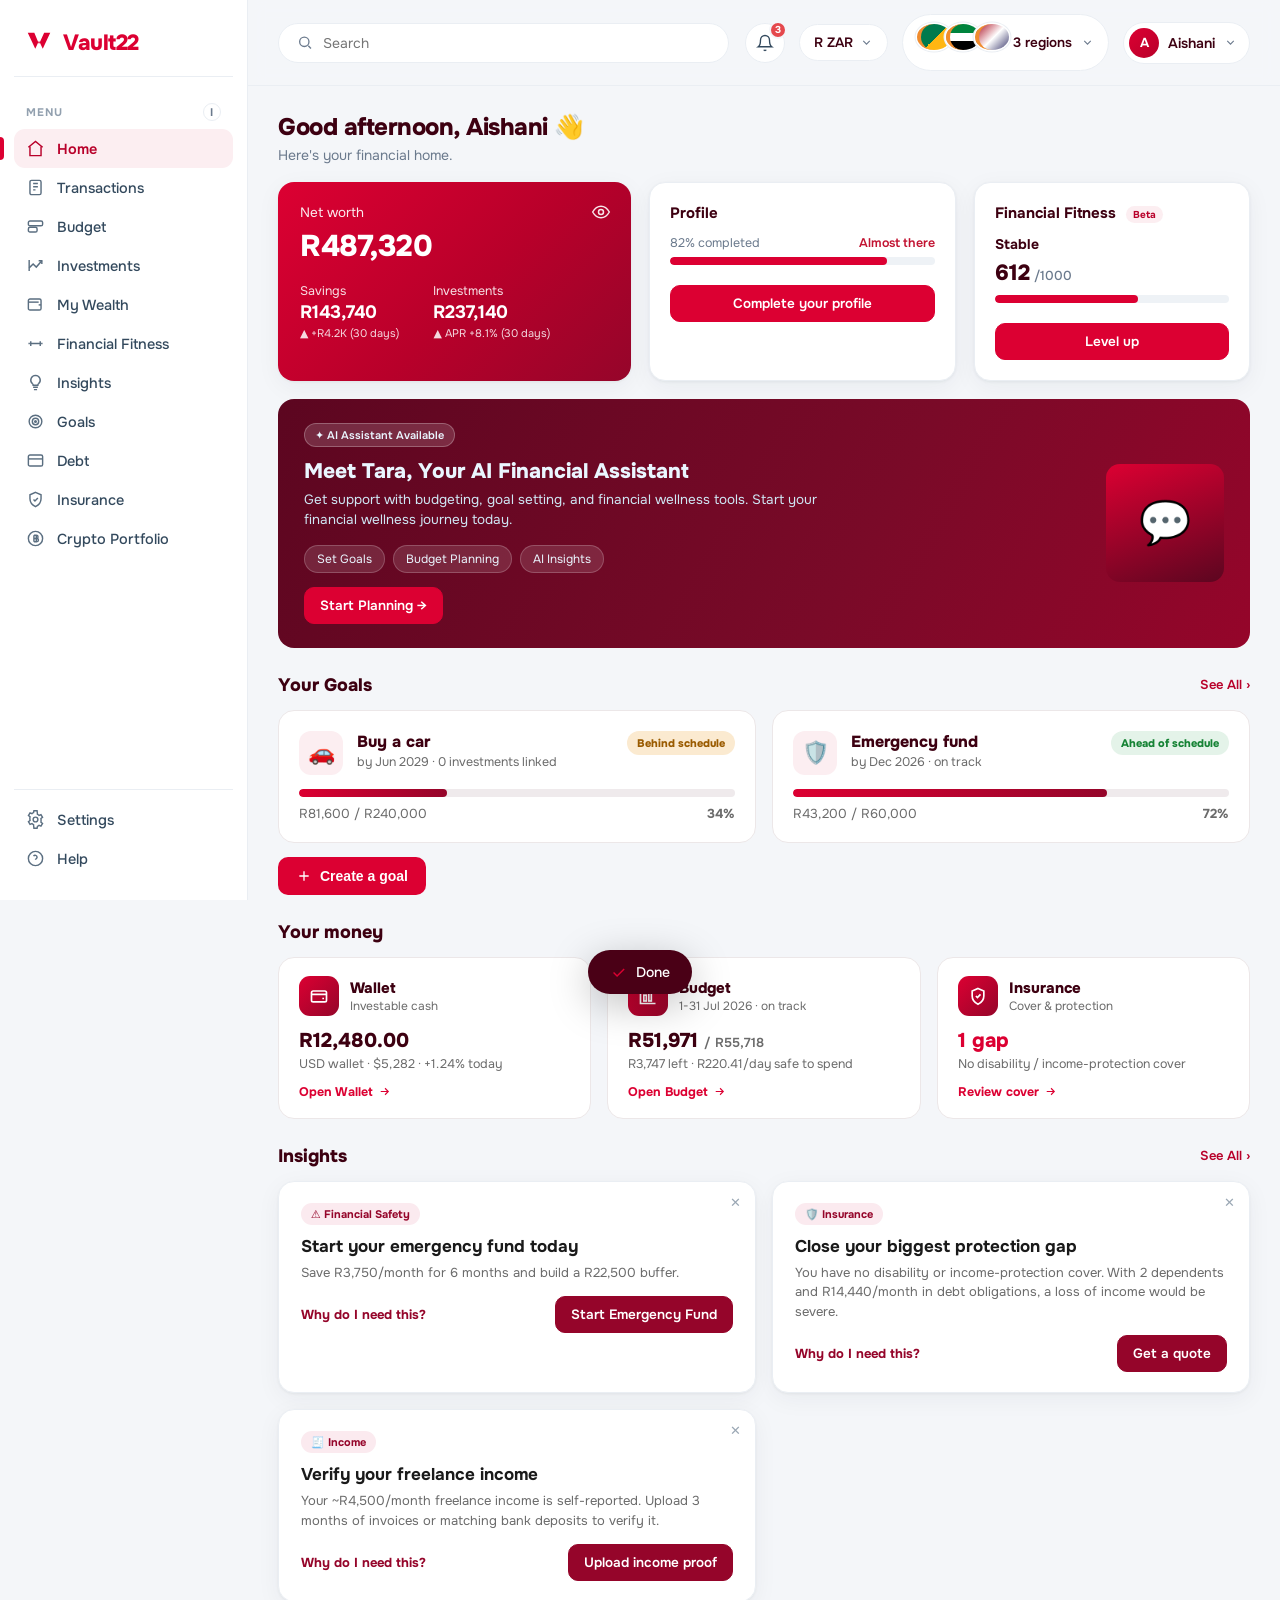
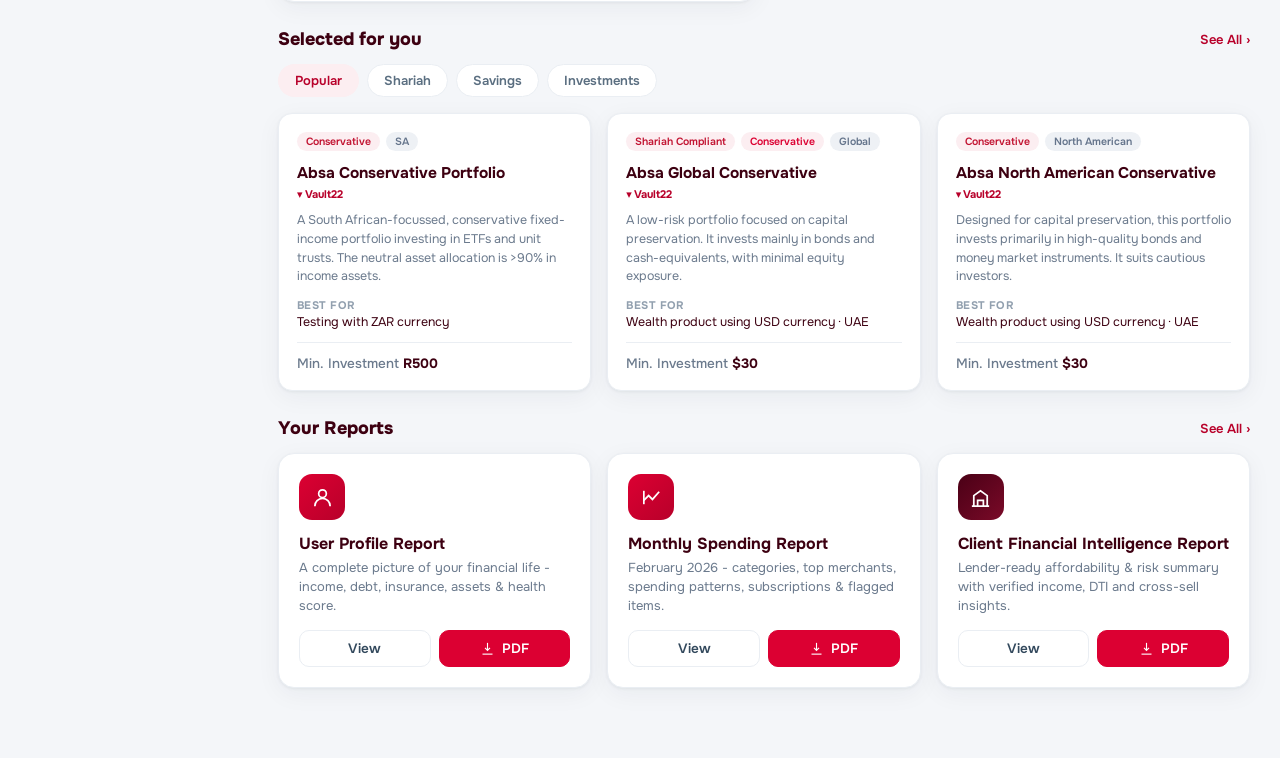
<file: sections/reports.html>
<!DOCTYPE html>
<html lang="en">
<head>
<meta charset="UTF-8" />
<meta name="viewport" content="width=device-width, initial-scale=1.0" />
<title>Vault22 · User Profile & Reports</title>
<link rel="preconnect" href="https://fonts.googleapis.com" />
<link rel="preconnect" href="https://fonts.gstatic.com" crossorigin />
<link href="https://fonts.googleapis.com/css2?family=Onest:wght@300;400;500;600;700;800&display=swap" rel="stylesheet" />
<style>
  :root{
    --navy:#4A0016; --navy-2:#13314e; --teal:#DC0032; --teal-d:#B8002A;
    --teal-soft:#FCEEF1; --bg:#F4F6F9; --card:#FFFFFF; --line:#EAEEF3;
    --muted:#6B7A8D; --muted-2:#92A0AF; --ink:#3D0011;
    --red:#E5484D; --red-soft:#FDECEC; --amber:#F08C2E; --amber-soft:#FCEEDD;
    --green:#C21432; --green-soft:#FCEEF1; --blue:#DC0032; --blue-soft:#FCEEF1;
    --gray-pill:#EEF1F5; --shadow:0 1px 3px rgba(16,35,51,.06),0 6px 24px rgba(16,35,51,.05);
    --radius:16px;
  }
  *{box-sizing:border-box;margin:0;padding:0}
  body{font-family:'Onest',system-ui,-apple-system,sans-serif;background:var(--bg);color:var(--ink);-webkit-font-smoothing:antialiased}
  .app{display:flex;min-height:100vh}

  /* ---------- Sidebar ---------- */
  .sidebar{width:248px;flex-shrink:0;background:var(--card);border-right:1px solid var(--line);
    display:flex;flex-direction:column;position:sticky;top:0;height:100vh;padding:22px 14px}
  .logo{display:flex;align-items:center;gap:9px;padding:6px 10px 18px;border-bottom:1px solid var(--line);margin-bottom:12px}
  .logo svg{width:30px;height:30px}
  .logo span{font-size:22px;font-weight:800;color:var(--teal);letter-spacing:-.5px}
  .nav-group{margin-top:14px}
  .nav-label{font-size:11px;font-weight:700;letter-spacing:.08em;color:var(--muted-2);padding:0 12px 8px;text-transform:uppercase}
  .nav-item{display:flex;align-items:center;gap:12px;padding:10px 12px;border-radius:11px;color:#33495d;
    font-size:14.5px;font-weight:500;cursor:pointer;position:relative;transition:.15s}
  .nav-item svg{width:19px;height:19px;flex-shrink:0;stroke:#5a6e80}
  .nav-item:hover{background:#f6f8fa}
  .nav-item.active{background:var(--teal-soft);color:var(--teal-d);font-weight:600}
  .nav-item.active svg{stroke:var(--teal-d)}
  .nav-item.active::before{content:"";position:absolute;left:-14px;top:8px;bottom:8px;width:4px;border-radius:0 4px 4px 0;background:var(--teal)}
  .sidebar-foot{margin-top:auto;border-top:1px solid var(--line);padding-top:10px}

  /* ---------- Main ---------- */
  .main{flex:1;min-width:0;display:flex;flex-direction:column}
  .topbar{position:sticky;top:0;z-index:20;background:rgba(244,246,249,.85);backdrop-filter:blur(8px);
    display:flex;align-items:center;gap:16px;padding:14px 30px;border-bottom:1px solid var(--line)}
  .search{flex:1;max-width:560px;display:flex;align-items:center;gap:10px;background:#fff;border:1px solid var(--line);
    border-radius:30px;padding:10px 18px;color:var(--muted)}
  .search svg{width:17px;height:17px;stroke:var(--muted)}
  .search input{border:0;outline:0;font-family:inherit;font-size:14px;width:100%;color:var(--ink);background:transparent}
  .top-right{margin-left:auto;display:flex;align-items:center;gap:14px}
  .bell{position:relative;width:40px;height:40px;border-radius:50%;background:#fff;border:1px solid var(--line);
    display:grid;place-items:center;cursor:pointer}
  .bell svg{width:18px;height:18px;stroke:#33495d}
  .bell .dot{position:absolute;top:-3px;right:-3px;background:var(--red);color:#fff;font-size:10px;font-weight:700;
    width:18px;height:18px;border-radius:50%;display:grid;place-items:center;border:2px solid var(--bg)}
  .pill-sel{display:flex;align-items:center;gap:7px;background:#fff;border:1px solid var(--line);border-radius:30px;
    padding:9px 14px;font-size:13.5px;font-weight:600;cursor:pointer}
  .pill-sel svg{width:13px;height:13px;stroke:var(--muted)}
  .user{display:flex;align-items:center;gap:9px;background:#fff;border:1px solid var(--line);border-radius:30px;padding:5px 12px 5px 5px;cursor:pointer}
  .user img{width:32px;height:32px;border-radius:50%;object-fit:cover}
  .user b{font-size:14px;font-weight:600}
  .user svg{width:13px;height:13px;stroke:var(--muted)}

  .content{padding:26px 30px 60px;max-width:1320px;width:100%;margin:0 auto}
  .view{display:none}
  .view.active{display:block;animation:fade .25s ease}
  @keyframes fade{from{opacity:0;transform:translateY(6px)}to{opacity:1;transform:none}}

  /* ---------- Report header ---------- */
  .rep-head{display:flex;align-items:flex-start;gap:14px;margin-bottom:18px}
  .back{width:38px;height:38px;border-radius:11px;border:1px solid var(--line);background:#fff;display:grid;place-items:center;cursor:pointer;flex-shrink:0}
  .back svg{width:18px;height:18px;stroke:var(--ink)}
  .rep-head h1{font-size:25px;font-weight:800;letter-spacing:-.5px}
  .rep-head p{color:var(--muted);font-size:14px;margin-top:3px}
  .rep-actions{margin-left:auto;display:flex;gap:9px}
  .btn{display:inline-flex;align-items:center;gap:7px;border-radius:10px;padding:9px 15px;font-family:inherit;font-size:13.5px;
    font-weight:600;cursor:pointer;border:1px solid var(--line);background:#fff;color:#33495d;transition:.15s}
  .btn:hover{background:#f6f8fa}
  .btn svg{width:15px;height:15px;stroke:#33495d}
  .btn.primary{background:var(--teal);border-color:var(--teal);color:#fff}
  .btn.primary:hover{background:var(--teal-d)}
  .btn.primary svg{stroke:#fff}

  /* ---------- Cards ---------- */
  .card{background:var(--card);border:1px solid var(--line);border-radius:var(--radius);padding:22px;box-shadow:var(--shadow);margin-bottom:18px}
  .card.no-break{break-inside:avoid}
  .card h2{font-size:17px;font-weight:700;margin-bottom:4px}
  .card .sub{color:var(--muted);font-size:13px;margin-bottom:16px}
  .grid{display:grid;gap:18px}
  .g2{grid-template-columns:1fr 1fr}
  .g3{grid-template-columns:repeat(3,1fr)}
  @media(max-width:900px){.g2,.g3{grid-template-columns:1fr}}

  /* stat strip */
  .stat-strip{display:grid;grid-template-columns:repeat(3,1fr);gap:0;background:#fff;border:1px solid var(--line);
    border-radius:var(--radius);box-shadow:var(--shadow);margin-bottom:18px;overflow:hidden}
  .stat-strip>div{padding:20px 26px;text-align:center;border-right:1px solid var(--line)}
  .stat-strip>div:last-child{border-right:0}
  .stat-strip .lbl{color:var(--muted);font-size:13px;margin-bottom:6px}
  .stat-strip .val{font-size:22px;font-weight:800}
  .stat-strip .meta{font-size:12.5px;margin-top:5px}

  .metrics{display:grid;grid-template-columns:repeat(4,1fr);gap:22px}
  @media(max-width:760px){.metrics{grid-template-columns:1fr 1fr}}
  .metric .lbl{color:var(--muted);font-size:13px;margin-bottom:5px}
  .metric .val{font-size:21px;font-weight:800;letter-spacing:-.3px}
  .metric .note{font-size:12.5px;margin-top:4px;color:var(--muted)}
  .metrics.boxed .metric{border:1px solid var(--line);border-radius:12px;padding:13px 15px;background:#fafbfc}

  .kv{display:grid;grid-template-columns:1fr 1fr;gap:18px 26px}
  .kv .lbl{color:var(--muted);font-size:13px;margin-bottom:4px}
  .kv .v{font-size:16px;font-weight:600}
  .kv .v small{display:block;color:var(--teal-d);font-weight:500;font-size:12px;margin-top:2px}
  .kv .v small.mut{color:var(--muted)}

  /* tables */
  table{width:100%;border-collapse:collapse}
  thead th{text-align:left;font-size:11.5px;font-weight:700;letter-spacing:.04em;color:var(--muted);
    text-transform:uppercase;padding:10px 12px;border-bottom:1px solid var(--line)}
  thead th.r,tbody td.r{text-align:right}
  tbody td{padding:14px 12px;font-size:14px;border-bottom:1px solid var(--line)}
  tbody tr:last-child td{border-bottom:0}
  tbody td b{font-weight:600}
  tfoot td{padding:14px 12px;font-size:14.5px;font-weight:700;background:#fafbfc;border-top:2px solid var(--line)}
  tfoot td.r{text-align:right}
  .num{font-variant-numeric:tabular-nums}

  .pill{display:inline-flex;align-items:center;font-size:12px;font-weight:600;padding:4px 11px;border-radius:30px;white-space:nowrap}
  .p-green{background:var(--green-soft);color:var(--green)}
  .p-amber{background:var(--amber-soft);color:var(--amber)}
  .p-red{background:var(--red-soft);color:var(--red)}
  .p-gray{background:var(--gray-pill);color:#64748b}
  .up{color:var(--green);font-weight:600}.down{color:var(--red);font-weight:600}.flat{color:var(--muted);font-weight:600}
  .neg{color:var(--red)}

  .callout{border-radius:12px;padding:15px 17px;font-size:13.5px;line-height:1.5;display:flex;gap:11px}
  .callout.red{background:var(--red-soft);border-left:4px solid var(--red);color:#9b2c2c}
  .callout.blue{background:var(--blue-soft);border-left:4px solid var(--blue);color:#7A0A28}
  .callout.green{background:var(--green-soft);border-left:4px solid var(--green);color:#196848}

  /* coverage tags */
  .cov-tags{display:grid;grid-template-columns:repeat(4,1fr);gap:10px;margin-bottom:18px}
  @media(max-width:760px){.cov-tags{grid-template-columns:1fr 1fr}}
  .cov{border-radius:11px;padding:11px 13px;text-align:center}
  .cov.on{background:var(--green-soft)}.cov.off{background:var(--red-soft)}
  .cov .t{font-size:13.5px;font-weight:700}
  .cov .s{font-size:11.5px;margin-top:2px}
  .cov.on .t{color:#15724e}.cov.on .s{color:#1a8b60}
  .cov.off .t{color:#a83838}.cov.off .s{color:#c25151}

  /* report cards on home */
  .rep-cards{display:grid;grid-template-columns:repeat(3,1fr);gap:16px}
  @media(max-width:900px){.rep-cards{grid-template-columns:1fr}}
  .rcard{background:#fff;border:1px solid var(--line);border-radius:var(--radius);padding:20px;box-shadow:var(--shadow);
    display:flex;flex-direction:column;transition:.18s;cursor:pointer}
  .rcard:hover{transform:translateY(-3px);box-shadow:0 8px 30px rgba(16,35,51,.10);border-color:#d8e4ee}
  .ricon{width:46px;height:46px;border-radius:13px;display:grid;place-items:center;margin-bottom:13px}
  .ricon svg{width:23px;height:23px;stroke:#fff}
  .rcard h3{font-size:16px;font-weight:700}
  .rcard p{color:var(--muted);font-size:13px;margin:5px 0 14px;line-height:1.45;flex:1}
  .rcard .row{display:flex;gap:8px}
  .rcard .row .btn{flex:1;justify-content:center}
  .badge{display:inline-block;font-size:11px;font-weight:600;color:var(--teal-d);background:var(--teal-soft);
    padding:3px 9px;border-radius:20px;margin-bottom:13px;align-self:flex-start}

  /* bar chart */
  .bars{display:flex;align-items:flex-end;gap:14px;height:200px;padding-top:18px}
  .bars .b{flex:1;display:flex;flex-direction:column;align-items:center;justify-content:flex-end;height:100%}
  .bars .bar{width:100%;max-width:62px;background:linear-gradient(180deg,#cfe9ff,#e8f3fd);border-radius:8px 8px 0 0;position:relative}
  .bars .bar.hi{background:linear-gradient(180deg,#9fd8ff,#cfe9ff)}
  .bars .v{font-size:12px;font-weight:600;color:#33495d;margin-bottom:6px}
  .bars .x{font-size:12.5px;color:var(--muted);margin-top:8px}

  /* donuts */
  .donuts{display:grid;grid-template-columns:repeat(3,1fr);gap:14px}
  @media(max-width:700px){.donuts{grid-template-columns:1fr}}
  .donut{background:#f8fafc;border-radius:13px;padding:16px;display:flex;align-items:center;gap:14px}
  .donut svg{width:62px;height:62px;flex-shrink:0}
  .donut .t{font-size:13.5px;font-weight:700}
  .donut .v{font-size:16px;font-weight:800;margin-top:2px}
  .donut .v small{color:var(--muted);font-weight:500;font-size:12px}

  /* category rows */
  .cat{display:grid;grid-template-columns:1.4fr 2fr .8fr .8fr;align-items:center;gap:14px;padding:13px 4px;border-bottom:1px solid var(--line);font-size:14px}
  .cat:last-child{border-bottom:0}
  .cat .track{height:8px;background:#eef2f6;border-radius:6px;overflow:hidden}
  .cat .fill{height:100%;border-radius:6px}
  .cat .amt{text-align:right;font-weight:600}
  .cat .pct{text-align:right;font-size:13px}

  /* merchants */
  .merch{display:flex;align-items:center;gap:13px;padding:11px 2px;border-bottom:1px solid var(--line)}
  .merch:last-child{border-bottom:0}
  .merch .rk{font-size:12px;color:var(--muted-2);width:18px;font-weight:600}
  .merch .av{width:30px;height:30px;border-radius:50%;display:grid;place-items:center;color:#fff;font-weight:700;font-size:12px;flex-shrink:0}
  .merch .nm{font-weight:600;font-size:14px;flex:1}
  .merch .am{font-weight:600;font-size:14px}
  .merch .ch{width:48px;text-align:right;font-size:12.5px}

  /* heatmap */
  .heat{display:grid;grid-template-columns:1fr 1.3fr 1.3fr;gap:8px;align-items:center}
  .heat .hh{font-size:11px;font-weight:700;color:var(--muted);text-transform:uppercase;letter-spacing:.04em}
  .heat .day{font-size:13.5px;color:#33495d;font-weight:500}
  .heat .cell{border-radius:8px;padding:9px;text-align:center;font-weight:700;font-size:13px}

  /* subscriptions / flagged */
  .sub-row{display:flex;justify-content:space-between;padding:11px 0;border-bottom:1px solid var(--line);font-size:14px}
  .sub-row:last-child{border-bottom:0}
  .flag{background:var(--amber-soft);border-left:4px solid var(--amber);border-radius:10px;padding:13px 15px;margin-bottom:11px}
  .flag .t{font-weight:700;font-size:14px}
  .flag .d{font-size:11.5px;color:#b06a1e;margin:3px 0 5px}
  .flag .x{font-size:13px;color:#7c5418}

  /* insights side */
  .insight{display:flex;gap:12px;padding:14px 0;border-bottom:1px solid var(--line)}
  .insight:last-child{border-bottom:0}
  .insight .ic{width:34px;height:34px;border-radius:50%;display:grid;place-items:center;flex-shrink:0;font-size:15px}
  .insight .t{font-weight:700;font-size:14px}
  .insight .x{font-size:12.5px;color:var(--muted);line-height:1.5;margin-top:3px}

  /* health */
  .hbar{display:grid;grid-template-columns:90px 1fr 34px;align-items:center;gap:12px;margin-bottom:13px}
  .hbar .hl{font-size:13.5px;font-weight:500;color:#33495d}
  .hbar .ht{height:8px;background:#eef2f6;border-radius:6px;overflow:hidden}
  .hbar .hf{height:100%;background:var(--navy);border-radius:6px}
  .hbar .hv{font-size:13.5px;font-weight:700;text-align:right}
  .score-ring{display:flex;align-items:center;gap:16px;margin-bottom:18px}
  .score-ring svg{width:74px;height:74px}
  .score-ring .big{font-size:15px;font-weight:700}
  .score-ring .small{font-size:13px;color:var(--muted);margin-top:2px}

  /* journey */
  .journey{display:flex;align-items:flex-start;margin:18px 0;gap:0}
  .journey .step{flex:1;text-align:center;position:relative}
  .journey .dot{width:26px;height:26px;border-radius:50%;display:grid;place-items:center;margin:0 auto 8px;background:#fff;border:2px solid var(--line);color:var(--muted)}
  .journey .dot.done{background:var(--green-soft);border-color:var(--green);color:var(--green)}
  .journey .dot.cur{background:#fff;border-color:var(--teal);box-shadow:0 0 0 4px var(--teal-soft)}
  .journey .dot svg{width:14px;height:14px;stroke:var(--green)}
  .journey .nm{font-size:12.5px;font-weight:700}
  .journey .nm.done{color:var(--green)}.journey .nm.cur{color:var(--teal-d)}.journey .nm.future{color:var(--muted-2)}
  .journey .dt{font-size:11px;color:var(--muted);margin-top:2px}
  .journey .line{position:absolute;top:13px;left:50%;width:100%;height:2px;background:var(--line);z-index:-1}
  .journey .step:last-child .line{display:none}

  /* tara */
  .tara{background:linear-gradient(120deg,#3D0011,#6B0420);border-radius:var(--radius);padding:20px 22px;color:#eaf6ff;display:flex;gap:16px;margin-top:18px}
  .tara .av{width:44px;height:44px;border-radius:50%;background:var(--teal);display:grid;place-items:center;font-weight:800;color:#042b47;flex-shrink:0;font-size:18px}
  .tara .tag{font-size:11px;font-weight:700;color:var(--teal);letter-spacing:.05em;text-transform:uppercase}
  .tara h4{font-size:15px;margin:2px 0 6px;font-weight:700}
  .tara p{font-size:13.5px;line-height:1.55;color:#cfe6f4}
  .tara .mini{margin-top:12px;background:rgba(255,255,255,.12);border:1px solid rgba(255,255,255,.2);color:#fff}
  .tara .mini:hover{background:rgba(255,255,255,.2)}
  .tara .mini svg{stroke:#fff}

  .signals{list-style:none;display:grid;gap:11px}
  .signals li{display:flex;gap:10px;font-size:13.5px;align-items:flex-start}
  .signals .tick{width:18px;height:18px;border-radius:50%;background:var(--green-soft);color:var(--green);display:grid;place-items:center;flex-shrink:0;font-size:11px;font-weight:700;margin-top:1px}

  .cross{display:grid;grid-template-columns:1fr 1fr;gap:14px}
  @media(max-width:760px){.cross{grid-template-columns:1fr}}
  .opp{border:1px solid var(--line);border-radius:12px;padding:15px}
  .opp .top{display:flex;justify-content:space-between;align-items:center;margin-bottom:7px}
  .opp h4{font-size:14.5px;font-weight:700}
  .opp p{font-size:12.5px;color:var(--muted);line-height:1.5}

  .fineprint{font-size:11px;color:var(--muted-2);line-height:1.6}
  .fineprint b{color:var(--muted)}
  .meta-row{display:grid;grid-template-columns:repeat(5,1fr);gap:18px;margin-bottom:18px}
  @media(max-width:760px){.meta-row{grid-template-columns:1fr 1fr}}
  .meta-row .lbl{color:var(--muted);font-size:12px;margin-bottom:3px}
  .meta-row .v{font-size:14.5px;font-weight:700}

  .layout{display:grid;grid-template-columns:1fr 320px;gap:18px;align-items:start}
  @media(max-width:1050px){.layout{grid-template-columns:1fr}}
  .side-insights{position:sticky;top:84px}
  .toast{position:fixed;bottom:26px;left:50%;transform:translateX(-50%) translateY(120px);background:var(--navy);color:#fff;
    padding:13px 22px;border-radius:30px;font-size:14px;font-weight:500;box-shadow:0 10px 40px rgba(0,0,0,.25);z-index:99;transition:.35s;display:flex;gap:9px;align-items:center}
  .toast.show{transform:translateX(-50%) translateY(0)}
  .toast svg{width:17px;height:17px;stroke:var(--teal)}
  /* ---- user avatar + regions selector ---- */
  .uava{width:30px;height:30px;border-radius:50%;background:linear-gradient(135deg,#DC0032,#B8002A);color:#fff;display:grid;place-items:center;font-weight:700;font-size:13px}
  .regions{gap:9px}
  .regions .flag{width:16px;height:16px;border-radius:50%;display:inline-block;box-shadow:0 0 0 1.5px #fff,0 0 0 2.5px var(--line);margin-right:-5px}
  .nav-info{margin-left:auto;width:18px;height:18px;border-radius:50%;border:1px solid var(--line);display:grid;place-items:center;font-size:11px;color:var(--muted)}

  /* ---- dashboard top cards ---- */
  .dash-top{display:grid;grid-template-columns:1.15fr 1fr .9fr;gap:18px;margin-bottom:18px}
  @media(max-width:980px){.dash-top{grid-template-columns:1fr}}
  .nw-card{background:linear-gradient(135deg,#DC0032,#B8002A 55%,#95052A);border-radius:var(--radius);padding:22px;color:#fff;box-shadow:var(--shadow);position:relative;overflow:hidden}
  .nw-card .eye{position:absolute;top:20px;right:20px;opacity:.9}
  .nw-card .lbl{font-size:13.5px;opacity:.92}
  .nw-card .big{font-size:30px;font-weight:800;margin:6px 0 18px;letter-spacing:-.5px}
  .nw-sub{display:flex;gap:34px}
  .nw-sub .k{font-size:12.5px;opacity:.88}
  .nw-sub .v{font-size:18px;font-weight:700;margin-top:2px}
  .nw-sub .d{font-size:11px;opacity:.85;margin-top:3px}
  .dash-card{background:#fff;border:1px solid var(--line);border-radius:var(--radius);padding:20px;box-shadow:var(--shadow)}
  .dash-card .ch{display:flex;justify-content:space-between;align-items:center;margin-bottom:12px}
  .dash-card h3{font-size:15px;font-weight:700}
  .prog{height:8px;background:#eef2f6;border-radius:6px;overflow:hidden;margin:6px 0}
  .prog>div{height:100%;background:var(--teal);border-radius:6px}
  .pts{display:flex;gap:10px;margin-top:12px}
  .pts .pt{flex:1;border:1px solid var(--line);border-radius:10px;padding:10px 12px;display:flex;justify-content:space-between;align-items:center;font-size:12.5px;cursor:pointer;transition:.15s}
  .pts .pt:hover{background:#f6f8fa}
  .pts .pt b{font-size:13px}
  .pts .pt span{color:var(--teal-d);font-weight:600;white-space:nowrap}
  .lvl{width:100%;margin-top:14px;justify-content:center}
  .beta{font-size:10px;font-weight:700;background:var(--teal-soft);color:var(--teal-d);padding:2px 7px;border-radius:20px;margin-left:6px;vertical-align:middle}

  /* ---- Tara banner ---- */
  .tara-banner{background:linear-gradient(120deg,#5C0620,#7A0A28 60%,#95052A);border-radius:var(--radius);padding:24px 26px;color:#eaf6ff;display:flex;gap:20px;align-items:center;margin-bottom:8px;position:relative;overflow:hidden}
  .pill-ai{display:inline-flex;align-items:center;gap:6px;background:rgba(255,255,255,.15);border:1px solid rgba(255,255,255,.25);font-size:11px;font-weight:600;padding:4px 10px;border-radius:20px}
  .tara-banner h2{font-size:21px;font-weight:800;margin:11px 0 6px}
  .tara-banner p{font-size:13.5px;color:#cfe6f4;max-width:560px;line-height:1.5}
  .tara-banner .chips{display:flex;gap:8px;margin:14px 0}
  .tara-banner .chip{background:rgba(255,255,255,.12);border:1px solid rgba(255,255,255,.2);font-size:12px;padding:5px 12px;border-radius:20px}
  .tara-banner .photo{margin-left:auto;width:118px;height:118px;border-radius:14px;flex-shrink:0}
  @media(max-width:760px){.tara-banner .photo{display:none}}

  /* ---- section header ---- */
  .sec-head{display:flex;justify-content:space-between;align-items:center;margin:26px 0 14px}
  .sec-head h2{font-size:18px;font-weight:800}
  .sec-head a{font-size:13px;color:var(--teal-d);font-weight:600;cursor:pointer}

  /* ---- insight gradient card ---- */
  /* White card with maroon accents - matches the app-wide card language (Budget/Leaderboard),
     replacing the old solid-maroon insight cards that read like a different app. */
  .ins-card{background:#fff;border:1px solid var(--line);border-radius:16px;padding:20px 22px;color:#1A1A1A;box-shadow:var(--shadow)}
  .ins-feed{display:grid;grid-template-columns:repeat(auto-fill,minmax(320px,1fr));gap:16px}
  .ins-card .ins-why-text{font-size:12.5px;color:#6B6B6B;line-height:1.5;margin-top:10px;border-top:1px solid #ECE7E8;padding-top:9px}
  .pill-w{display:inline-flex;gap:6px;align-items:center;background:#FBEAEF;color:#95052A;font-size:11px;font-weight:700;padding:4px 10px;border-radius:20px}
  .ins-card h3{font-size:17px;font-weight:700;margin:11px 0 6px;color:#1A1A1A}
  .ins-card p{font-size:13px;color:#6B6B6B;line-height:1.5}

  /* ---- portfolio carousel ---- */
  .tabs{display:flex;gap:8px;margin-bottom:16px;flex-wrap:wrap}
  .tab{font-size:13px;font-weight:600;padding:7px 16px;border-radius:20px;border:1px solid var(--line);background:#fff;color:#5a6e80;cursor:pointer}
  .tab.active{background:var(--teal-soft);color:var(--teal-d);border-color:transparent}
  .pf-grid{display:grid;grid-template-columns:repeat(3,1fr);gap:16px}
  @media(max-width:980px){.pf-grid{grid-template-columns:1fr}}
  .pf{background:#fff;border:1px solid var(--line);border-radius:14px;padding:18px;box-shadow:var(--shadow);display:flex;flex-direction:column}
  .pf .tags{display:flex;gap:6px;margin-bottom:12px;flex-wrap:wrap}
  .pf .tg{font-size:10.5px;font-weight:600;padding:3px 9px;border-radius:20px}
  .pf h3{font-size:15.5px;font-weight:700}
  .pf .by{font-size:11px;color:var(--teal-d);font-weight:700;margin:4px 0 10px}
  .pf p{font-size:12.5px;color:var(--muted);line-height:1.5;margin-bottom:12px;flex:1}
  .pf .bf{font-size:11px;color:var(--muted-2);font-weight:700;text-transform:uppercase;letter-spacing:.04em}
  .pf .bft{font-size:12.5px;margin:2px 0 12px}
  .pf .min{font-size:13.5px;font-weight:700;border-top:1px solid var(--line);padding-top:12px}
  .pf .min span{color:var(--muted);font-weight:500}

  /* ---- archive list ---- */
  .arch-row{display:flex;align-items:center;gap:14px;padding:14px 0;border-bottom:1px solid var(--line)}
  .arch-row:last-child{border-bottom:0}
  .arch-row .ai{width:34px;height:34px;border-radius:9px;display:grid;place-items:center;color:#fff;font-weight:700;font-size:13px;flex-shrink:0}
  .arch-row .am{flex:1;display:flex;flex-direction:column}
  .arch-row .am b{font-size:14px;font-weight:600}
  .arch-row .am span{font-size:12px;color:var(--muted);margin-top:2px}
  .arch-row .btn{padding:7px 13px}

  /* ---- toggle switch ---- */
  .toggle{display:inline-flex;align-items:center;gap:9px;font-size:12.5px;color:var(--muted);font-weight:600;cursor:pointer;user-select:none}
  .toggle .sw{width:38px;height:21px;border-radius:20px;background:#cdd6e0;position:relative;transition:.2s;flex-shrink:0}
  .toggle .sw::after{content:"";position:absolute;top:2px;left:2px;width:17px;height:17px;border-radius:50%;background:#fff;transition:.2s;box-shadow:0 1px 3px rgba(0,0,0,.2)}
  .toggle input{display:none}
  .toggle input:checked + .sw{background:var(--teal)}
  .toggle input:checked + .sw::after{transform:translateX(17px)}
  /* hide % change column when compare is off */
  .cats.hide-pct .cat{grid-template-columns:1.4fr 2fr .8fr 0}
  .cats.hide-pct .pct{display:none}

  /* ---- data-source tags ---- */
  .src{font-size:10px;font-weight:700;padding:2px 8px;border-radius:20px;letter-spacing:.02em;vertical-align:middle;margin-left:8px;white-space:nowrap;display:inline-block}
  .s-txn{background:var(--blue-soft);color:var(--blue)}
  .s-link{background:var(--teal-soft);color:var(--teal-d)}
  .s-onb{background:#FCEEF1;color:#DC0032}
  .s-prof{background:var(--green-soft);color:var(--green)}
  .s-deriv{background:var(--gray-pill);color:#64748b}
  .s-gap{background:var(--amber-soft);color:var(--amber)}
  .legend{display:flex;flex-wrap:wrap;gap:14px;font-size:12px;color:var(--muted);align-items:center}
  .legend .src{margin-left:0}
  .field-gap{font-size:10px;font-weight:700;color:var(--amber);background:var(--amber-soft);padding:1px 7px;border-radius:20px;margin-left:6px}
  .gap-row{display:flex;gap:13px;padding:13px 0;border-bottom:1px solid var(--line);align-items:flex-start}
  .gap-row:last-child{border-bottom:0}
  .gap-row .gi{flex-shrink:0;margin-top:1px}
  .gap-row .gt{font-size:14px;font-weight:600}
  .gap-row .gx{font-size:12.5px;color:var(--muted);margin-top:2px;line-height:1.5}
  .onb-grp{font-size:12px;font-weight:700;color:var(--muted);text-transform:uppercase;letter-spacing:.05em;margin:18px 0 12px;padding-bottom:7px;border-bottom:1px solid var(--line)}
  .onb-grp:first-child{margin-top:4px}

  /* ---- field-update modal + add rows (action item #5) ---- */
  .add-row{display:flex;align-items:center;gap:12px;padding:13px 2px;border-bottom:1px solid var(--line)}
  .add-row:last-child{border-bottom:0}
  .add-row .ar-m{flex:1}
  .add-row .ar-t{font-size:14px;font-weight:600}
  .add-row .ar-x{font-size:12.5px;color:var(--muted);margin-top:2px;line-height:1.45}
  .add-pill{font-size:10px;font-weight:700;color:var(--amber);background:var(--amber-soft);padding:2px 8px;border-radius:20px;margin-left:6px;vertical-align:middle}
  .modal-ov{position:fixed;inset:0;background:rgba(11,34,57,.45);display:none;align-items:center;justify-content:center;z-index:100;padding:20px}
  .modal-ov.show{display:flex}
  .modal{background:#fff;border-radius:16px;width:100%;max-width:460px;box-shadow:0 20px 60px rgba(0,0,0,.3);overflow:hidden;animation:fade .2s ease}
  .modal-h{display:flex;justify-content:space-between;align-items:center;padding:17px 20px;border-bottom:1px solid var(--line)}
  .modal-h h3{font-size:16px;font-weight:700}
  .modal-x{cursor:pointer;width:30px;height:30px;border-radius:8px;display:grid;place-items:center;border:1px solid var(--line);background:#fff;font-size:14px;color:var(--muted)}
  .modal-b{padding:20px;max-height:62vh;overflow:auto}
  .modal-f{display:flex;justify-content:flex-end;gap:9px;padding:14px 20px;border-top:1px solid var(--line);background:#fafbfc}
  .field-lbl{font-size:12.5px;font-weight:600;color:#33495d;margin:0 0 6px;display:block}
  .field-help{font-size:11.5px;color:var(--muted);margin-top:6px;line-height:1.45}
  .inp{width:100%;font-family:inherit;font-size:14px;padding:10px 12px;border:1px solid var(--line);border-radius:10px;background:#fff;color:var(--ink);outline:none}
  .inp:focus{border-color:var(--teal)}
  .chips-row{display:flex;flex-wrap:wrap;gap:8px;margin-top:4px}
  .chip-sel{font-size:13px;padding:7px 13px;border-radius:20px;border:1px solid var(--line);background:#fff;cursor:pointer;user-select:none}
  .chip-sel.on{background:var(--teal-soft);border-color:transparent;color:var(--teal-d);font-weight:600}
  .upload-box{border:1.5px dashed #cdd6e0;border-radius:12px;padding:20px;text-align:center;color:var(--muted);font-size:13px;cursor:pointer}
  .upload-box:hover{border-color:var(--teal);color:var(--teal-d)}

  /* ---- insurance module tiles (action item #6) ---- */
  .ins-grid{display:grid;grid-template-columns:repeat(4,1fr);gap:14px}
  @media(max-width:980px){.ins-grid{grid-template-columns:repeat(2,1fr)}}
  @media(max-width:560px){.ins-grid{grid-template-columns:1fr}}
  .itile{border:1px solid var(--line);border-radius:14px;padding:16px;display:flex;flex-direction:column;min-height:158px}
  .itile.off{background:var(--red-soft);border-style:dashed;border-color:#f1c4c6}
  .itile .ico{width:38px;height:38px;border-radius:11px;display:grid;place-items:center;margin-bottom:10px;font-size:18px}
  .itile .ity{font-size:14.5px;font-weight:700}
  .itile .icv{font-size:12.5px;color:var(--muted);margin-top:2px}
  .itile .iprem{font-size:17px;font-weight:800;margin-top:auto}
  .itile .iprem small{font-size:12px;color:var(--muted);font-weight:500}
  .itile .ilink{font-size:12px;color:var(--teal-d);font-weight:700;cursor:pointer;margin-top:8px}
  .itile .iadd{font-size:12.5px;color:var(--amber);font-weight:700;cursor:pointer;margin-top:auto;display:inline-flex;align-items:center;gap:5px}
  .itile .istat{font-size:11px;font-weight:700;color:var(--muted-2);margin-top:6px}

  /* ---- top-right profile dropdown + admin/user mode (action item G) ---- */
  .user-wrap{position:relative}
  .user-menu{position:absolute;right:0;top:48px;background:#fff;border:1px solid var(--line);border-radius:12px;box-shadow:var(--shadow);min-width:248px;padding:6px;display:none;z-index:40}
  .user-wrap.open .user-menu{display:block}
  .user-menu .um-h{padding:10px 12px;border-bottom:1px solid var(--line);margin-bottom:4px}
  .user-menu .um-h b{font-size:14px}.user-menu .um-h span{display:block;font-size:12px;color:var(--muted);margin-top:1px}
  .um-item{display:flex;align-items:center;gap:10px;padding:9px 12px;border-radius:9px;font-size:13.5px;font-weight:500;color:#33495d;cursor:pointer}
  .um-item:hover{background:#f6f8fa}
  .um-item svg{width:16px;height:16px;stroke:#5a6e80;flex-shrink:0}
  .um-item.sep{border-top:1px solid var(--line);margin-top:4px;padding-top:11px}
  .admin-only{display:none}
  .admin-mode .admin-only{display:block}
  .admin-mode .user-only{display:none}
  .view-toggle{display:inline-flex;border:1px solid var(--line);border-radius:30px;overflow:hidden;background:#fff}
  .view-toggle button{font-family:inherit;font-size:12.5px;font-weight:600;padding:8px 15px;border:0;background:#fff;color:#5a6e80;cursor:pointer}
  .view-toggle button.on{background:var(--navy);color:#fff}
  .admin-banner{background:#4A0016;color:#cfe6f4;border-radius:12px;padding:11px 16px;font-size:12.5px;font-weight:500;margin-bottom:14px;display:flex;align-items:center;gap:9px}

  /* ---- native print-to-PDF: show only the chosen report ---- */
  @media print{
    @page{margin:12mm}
    body{background:#fff!important}
    /* default (non-print-targeted) print still hides chrome */
    .sidebar,.topbar,.rep-actions,.back,.rep-cards{display:none!important}
    /* when a specific report is being printed, isolate it */
    body.printing .sidebar,
    body.printing .topbar,
    body.printing .rep-actions,
    body.printing .back,
    body.printing .side-insights,
    body.printing .toast{display:none!important}
    body.printing .view{display:none!important}
    body.printing .view.print-host{display:block!important}
    body.printing .content{padding:0!important;max-width:none!important}
    body.printing .card{box-shadow:none!important;break-inside:avoid}
    body.printing .no-break{break-inside:avoid}
    body.printing .stat-strip,body.printing .grid{break-inside:avoid}
    body.printing .main{display:block!important}
  }

/* ported insurance marketplace CSS (reskinned) */
  .ins-card{background:#fff;border:1px solid var(--line);border-radius:16px;padding:20px 22px;color:#1A1A1A;box-shadow:var(--shadow)}
  .ins-feed{display:grid;grid-template-columns:repeat(auto-fill,minmax(320px,1fr));gap:16px}
  .ins-card .ins-why-text{font-size:12.5px;color:#6B6B6B;line-height:1.5;margin-top:10px;border-top:1px solid #ECE7E8;padding-top:9px}
  .pill-w{display:inline-flex;gap:6px;align-items:center;background:#FBEAEF;color:#95052A;font-size:11px;font-weight:700;padding:4px 10px;border-radius:20px}
  .ins-card h3{font-size:17px;font-weight:700;margin:11px 0 6px;color:#1A1A1A}
  .ins-card p{font-size:13px;color:#6B6B6B;line-height:1.5}

  /* ---- portfolio carousel ---- */
  .tabs{display:flex;gap:8px;margin-bottom:16px;flex-wrap:wrap}
  .tab{font-size:13px;font-weight:600;padding:7px 16px;border-radius:20px;border:1px solid var(--line);background:#fff;color:#5a6e80;cursor:pointer}
  .tab.active{background:var(--teal-soft);color:var(--teal-d);border-color:transparent}
  .pf-grid{display:grid;grid-template-columns:repeat(3,1fr);gap:16px}
  @media(max-width:980px){.pf-grid{grid-template-columns:1fr}}
  .pf{background:#fff;border:1px solid var(--line);border-radius:14px;padding:18px;box-shadow:var(--shadow);display:flex;flex-direction:column}
  .pf .tags{display:flex;gap:6px;margin-bottom:12px;flex-wrap:wrap}
  .pf .tg{font-size:10.5px;font-weight:600;padding:3px 9px;border-radius:20px}
  .pf h3{font-size:15.5px;font-weight:700}
  .pf .by{font-size:11px;color:var(--teal-d);font-weight:700;margin:4px 0 10px}
  .pf p{font-size:12.5px;color:var(--muted);line-height:1.5;margin-bottom:12px;flex:1}
  .pf .bf{font-size:11px;color:var(--muted-2);font-weight:700;text-transform:uppercase;letter-spacing:.04em}
  .pf .bft{font-size:12.5px;margin:2px 0 12px}
  .pf .min{font-size:13.5px;font-weight:700;border-top:1px solid var(--line);padding-top:12px}
  .pf .min span{color:var(--muted);font-weight:500}

  /* ---- archive list ---- */
  .arch-row{display:flex;align-items:center;gap:14px;padding:14px 0;border-bottom:1px solid var(--line)}
  .arch-row:last-child{border-bottom:0}
  .arch-row .ai{width:34px;height:34px;border-radius:9px;display:grid;place-items:center;color:#fff;font-weight:700;font-size:13px;flex-shrink:0}
  .arch-row .am{flex:1;display:flex;flex-direction:column}
  .arch-row .am b{font-size:14px;font-weight:600}
  .arch-row .am span{font-size:12px;color:var(--muted);margin-top:2px}
  .arch-row .btn{padding:7px 13px}

  /* ---- toggle switch ---- */
  .toggle{display:inline-flex;align-items:center;gap:9px;font-size:12.5px;color:var(--muted);font-weight:600;cursor:pointer;user-select:none}
  .toggle .sw{width:38px;height:21px;border-radius:20px;background:#cdd6e0;position:relative;transition:.2s;flex-shrink:0}
  .toggle .sw::after{content:"";position:absolute;top:2px;left:2px;width:17px;height:17px;border-radius:50%;background:#fff;transition:.2s;box-shadow:0 1px 3px rgba(0,0,0,.2)}
  .toggle input{display:none}
  .toggle input:checked + .sw{background:var(--teal)}
  .toggle input:checked + .sw::after{transform:translateX(17px)}
  /* hide % change column when compare is off */
  .cats.hide-pct .cat{grid-template-columns:1.4fr 2fr .8fr 0}
  .cats.hide-pct .pct{display:none}

  /* ---- data-source tags ---- */
  .src{font-size:10px;font-weight:700;padding:2px 8px;border-radius:20px;letter-spacing:.02em;vertical-align:middle;margin-left:8px;white-space:nowrap;display:inline-block}
  .s-txn{background:var(--blue-soft);color:var(--blue)}
  .s-link{background:var(--teal-soft);color:var(--teal-d)}
  .s-onb{background:#efe9ff;color:#6c5ce7}
  .s-prof{background:var(--green-soft);color:var(--green)}
  .s-deriv{background:var(--gray-pill);color:#64748b}
  .s-gap{background:var(--amber-soft);color:var(--amber)}
  .legend{display:flex;flex-wrap:wrap;gap:14px;font-size:12px;color:var(--muted);align-items:center}
  .legend .src{margin-left:0}
  .field-gap{font-size:10px;font-weight:700;color:var(--amber);background:var(--amber-soft);padding:1px 7px;border-radius:20px;margin-left:6px}
  .gap-row{display:flex;gap:13px;padding:13px 0;border-bottom:1px solid var(--line);align-items:flex-start}
  .gap-row:last-child{border-bottom:0}
  .gap-row .gi{flex-shrink:0;margin-top:1px}
  .gap-row .gt{font-size:14px;font-weight:600}
  .gap-row .gx{font-size:12.5px;color:var(--muted);margin-top:2px;line-height:1.5}
  .onb-grp{font-size:12px;font-weight:700;color:var(--muted);text-transform:uppercase;letter-spacing:.05em;margin:18px 0 12px;padding-bottom:7px;border-bottom:1px solid var(--line)}
  .onb-grp:first-child{margin-top:4px}

  /* ---- field-update modal + add rows (action item #5) ---- */
  .add-row{display:flex;align-items:center;gap:12px;padding:13px 2px;border-bottom:1px solid var(--line)}
  .add-row:last-child{border-bottom:0}
  .add-row .ar-m{flex:1}
  .add-row .ar-t{font-size:14px;font-weight:600}
  .add-row .ar-x{font-size:12.5px;color:var(--muted);margin-top:2px;line-height:1.45}
  .add-pill{font-size:10px;font-weight:700;color:var(--amber);background:var(--amber-soft);padding:2px 8px;border-radius:20px;margin-left:6px;vertical-align:middle}
  .modal-ov{position:fixed;inset:0;background:rgba(11,34,57,.45);display:none;align-items:center;justify-content:center;z-index:100;padding:20px}
  .modal-ov.show{display:flex}
  .modal{background:#fff;border-radius:16px;width:100%;max-width:460px;box-shadow:0 20px 60px rgba(0,0,0,.3);overflow:hidden;animation:fade .2s ease}
  .modal-h{display:flex;justify-content:space-between;align-items:center;padding:17px 20px;border-bottom:1px solid var(--line)}
  .modal-h h3{font-size:16px;font-weight:700}
  .modal-x{cursor:pointer;width:30px;height:30px;border-radius:8px;display:grid;place-items:center;border:1px solid var(--line);background:#fff;font-size:14px;color:var(--muted)}
  .modal-b{padding:20px;max-height:62vh;overflow:auto}
  .modal-f{display:flex;justify-content:flex-end;gap:9px;padding:14px 20px;border-top:1px solid var(--line);background:#fafbfc}
  .field-lbl{font-size:12.5px;font-weight:600;color:#33495d;margin:0 0 6px;display:block}
  .field-help{font-size:11.5px;color:var(--muted);margin-top:6px;line-height:1.45}
  .inp{width:100%;font-family:inherit;font-size:14px;padding:10px 12px;border:1px solid var(--line);border-radius:10px;background:#fff;color:var(--ink);outline:none}
  .inp:focus{border-color:var(--teal)}
  /* every interactive element shows a pointer cursor so it's clearly clickable */
  [onclick],.ilink,.iadd,.nav-item,label.toggle,.tab,.back{cursor:pointer}
  .ilink:hover{text-decoration:underline}
  .chips-row{display:flex;flex-wrap:wrap;gap:8px;margin-top:4px}
  .chip-sel{font-size:13px;padding:7px 13px;border-radius:20px;border:1px solid var(--line);background:#fff;cursor:pointer;user-select:none}
  .chip-sel.on{background:var(--teal-soft);border-color:transparent;color:var(--teal-d);font-weight:600}
  .upload-box{border:1.5px dashed #cdd6e0;border-radius:12px;padding:20px;text-align:center;color:var(--muted);font-size:13px;cursor:pointer}
  .upload-box:hover{border-color:var(--teal);color:var(--teal-d)}

  /* ---- insurance module tiles (action item #6) ---- */
  .ins-grid{display:grid;grid-template-columns:repeat(4,1fr);gap:14px}
  @media(max-width:980px){.ins-grid{grid-template-columns:repeat(2,1fr)}}
  @media(max-width:560px){.ins-grid{grid-template-columns:1fr}}
  .itile{border:1px solid var(--line);border-radius:14px;padding:16px;display:flex;flex-direction:column;min-height:158px}
  .itile.off{background:var(--red-soft);border-style:dashed;border-color:#f1c4c6}
  .itile .ico{width:38px;height:38px;border-radius:11px;display:grid;place-items:center;margin-bottom:10px;font-size:18px}
  .itile .ity{font-size:14.5px;font-weight:700}
  .itile .icv{font-size:12.5px;color:var(--muted);margin-top:2px}
  .itile .iprem{font-size:17px;font-weight:800;margin-top:auto}
  .itile .iprem small{font-size:12px;color:var(--muted);font-weight:500}
  .itile .ilink{font-size:12px;color:var(--teal-d);font-weight:700;cursor:pointer;margin-top:8px}
  .itile .iadd{font-size:12.5px;color:var(--amber);font-weight:700;cursor:pointer;margin-top:auto;display:inline-flex;align-items:center;gap:5px}
  .itile .istat{font-size:11px;font-weight:700;color:var(--muted-2);margin-top:6px}
  .itile.apply{cursor:pointer;transition:transform .12s,box-shadow .12s,border-color .12s}
  .itile.apply:hover{transform:translateY(-2px);box-shadow:0 6px 18px rgba(0,0,0,.07);border-color:var(--teal)}
  .hbar-link:hover .hl{text-decoration:underline}
  .mkt-toggle{display:inline-flex;border:1px solid var(--line);border-radius:9px;overflow:hidden}
  .mkt-toggle button{border:0;background:#fff;padding:5px 12px;font-size:12px;font-weight:700;color:var(--muted);cursor:pointer}
  .mkt-toggle button.on{background:var(--teal);color:#fff}
  .prov-card{border:1px solid var(--line);border-radius:12px;padding:14px;margin-bottom:10px}
  .prov-card .feat{font-size:11.5px;color:var(--muted);margin-top:2px}
  .prov-card .rbadge{font-size:10px;font-weight:700;padding:2px 7px;border-radius:20px;background:var(--gray-pill);color:var(--muted-2)}
</style>
<style id="absa-embed-style">
html.absa-embedded .sidebar,html.absa-embedded aside.sidebar{width:0!important;min-width:0!important;max-width:0!important;padding:0!important;margin:0!important;border:0!important;overflow:hidden!important}
html.absa-embedded .logo,html.absa-embedded .header-logo,html.absa-embedded .logomark,html.absa-embedded .app-logo,html.absa-embedded .brand-logo{display:none!important}
html.absa-embedded .topbar,html.absa-embedded header.topbar,html.absa-embedded .header,html.absa-embedded .app-header{display:none!important}
html.absa-embedded .main,html.absa-embedded .page,html.absa-embedded .content,html.absa-embedded main{margin-left:0!important;width:auto!important;max-width:none!important;flex:1 1 auto!important}
html.absa-embedded .app,html.absa-embedded .shell{grid-template-columns:0px minmax(0,1fr)!important;gap:0!important;margin-left:0!important}
html.absa-embedded body{overflow-x:hidden}
</style>
<script>if(window.self!==window.top){document.documentElement.classList.add('absa-embedded');}</script>
</head>
<body>
<div class="app">
  <!-- ===================== SIDEBAR ===================== -->
  <aside class="sidebar">
    <div class="logo">
      <svg viewBox="0 0 32 32" fill="none"><path d="M4 5l8 17 4-8.5L20 22 28 5h-6.5l-5.5 12L11 5H4z" fill="#DC0032"/></svg>
      <span>Vault22</span>
    </div>
    <div class="nav-group">
      <div class="nav-label" style="display:flex;align-items:center">Menu <span class="nav-info">i</span></div>
      <div class="nav-item active" data-go="home"><svg viewBox="0 0 24 24" fill="none" stroke-width="1.8"><path d="M3 10.5L12 3l9 7.5"/><path d="M5 9.5V21h14V9.5"/></svg>Home</div>
      <div class="nav-item" onclick="toast('Transactions')"><svg viewBox="0 0 24 24" fill="none" stroke-width="1.8"><rect x="5" y="3" width="14" height="18" rx="2"/><path d="M9 7h6M9 11h6M9 15h3"/></svg>Transactions</div>
      <div class="nav-item" data-go="budget" onclick="showBudget()"><svg viewBox="0 0 24 24" fill="none" stroke-width="1.8"><rect x="3" y="5" width="18" height="6" rx="2"/><rect x="3" y="13" width="11" height="6" rx="2"/></svg>Budget</div>
      <div class="nav-item" onclick="toast('Investments')"><svg viewBox="0 0 24 24" fill="none" stroke-width="1.8"><path d="M4 19V5"/><path d="M4 15l5-5 4 4 7-8"/><path d="M20 10V6h-4"/></svg>Investments</div>
      <div class="nav-item" onclick="toast('My Wealth')"><svg viewBox="0 0 24 24" fill="none" stroke-width="1.8"><path d="M3 7a2 2 0 0 1 2-2h12a2 2 0 0 1 2 2v10a2 2 0 0 1-2 2H5a2 2 0 0 1-2-2z"/><path d="M16 12.5h3"/><path d="M3 9h13"/></svg>My Wealth</div>
      <div class="nav-item" onclick="showReport('profile');setTimeout(function(){var c=document.getElementById('fflCard');if(c)c.scrollIntoView({behavior:'smooth'});},350)"><svg viewBox="0 0 24 24" fill="none" stroke-width="1.8"><path d="M6 9v6M18 9v6M4 11v2M20 11v2M6 12h12"/></svg>Financial Fitness</div>
      <div class="nav-item" data-go="insights" onclick="showInsightsPage()"><svg viewBox="0 0 24 24" fill="none" stroke-width="1.8"><path d="M9 18h6M10 21h4"/><path d="M12 3a6 6 0 0 0-3.8 10.6c.5.4.8 1 .8 1.7v.2h6v-.2c0-.7.3-1.3.8-1.7A6 6 0 0 0 12 3z"/></svg>Insights</div>
      <div class="nav-item" onclick="toast('Goals')"><svg viewBox="0 0 24 24" fill="none" stroke-width="1.8"><circle cx="12" cy="12" r="8"/><circle cx="12" cy="12" r="4"/><circle cx="12" cy="12" r="1"/></svg>Goals</div>
      <div class="nav-item" onclick="toast('Debt')"><svg viewBox="0 0 24 24" fill="none" stroke-width="1.8"><rect x="3" y="5" width="18" height="14" rx="2"/><path d="M3 10h18"/></svg>Debt</div>
      <div class="nav-item" data-go="insurance" onclick="showInsurance()"><svg viewBox="0 0 24 24" fill="none" stroke-width="1.8"><path d="M12 3l7 3v5c0 4.5-3 8-7 10-4-2-7-5.5-7-10V6z"/><path d="M9.5 12l1.8 1.8L15 10"/></svg>Insurance</div>
      <div class="nav-item" onclick="toast('Crypto Portfolio')"><svg viewBox="0 0 24 24" fill="none" stroke-width="1.8"><circle cx="12" cy="12" r="9"/><path d="M10 8v8M13 8v8M10 8h3.2a2 2 0 0 1 0 4H10M10 12h3.7a2 2 0 0 1 0 4H10"/></svg>Crypto Portfolio</div>
    </div>
    <div class="sidebar-foot">
      <div class="nav-item" onclick="toast('Settings')"><svg viewBox="0 0 24 24" fill="none" stroke-width="1.8"><circle cx="12" cy="12" r="3"/><path d="M19 12a7 7 0 0 0-.1-1.2l2-1.6-2-3.4-2.4 1a7 7 0 0 0-2-1.2L14 1h-4l-.5 2.4a7 7 0 0 0-2 1.2l-2.4-1-2 3.4 2 1.6A7 7 0 0 0 5 12c0 .4 0 .8.1 1.2l-2 1.6 2 3.4 2.4-1a7 7 0 0 0 2 1.2L10 23h4l.5-2.4a7 7 0 0 0 2-1.2l2.4 1 2-3.4-2-1.6c.1-.4.1-.8.1-1.2z"/></svg>Settings</div>
      <div class="nav-item" onclick="toast('Help')"><svg viewBox="0 0 24 24" fill="none" stroke-width="1.8"><circle cx="12" cy="12" r="9"/><path d="M9.5 9a2.5 2.5 0 0 1 4.5 1.5c0 1.5-2 2-2 3"/><path d="M12 17h.01"/></svg>Help</div>
    </div>
  </aside>

  <!-- ===================== MAIN ===================== -->
  <div class="main">
    <header class="topbar">
      <div class="search">
        <svg viewBox="0 0 24 24" fill="none" stroke-width="2"><circle cx="11" cy="11" r="7"/><path d="M21 21l-4-4"/></svg>
        <input placeholder="Search" />
      </div>
      <div class="top-right">
        <div class="bell"><svg viewBox="0 0 24 24" fill="none" stroke-width="1.8"><path d="M18 8a6 6 0 0 0-12 0c0 7-3 9-3 9h18s-3-2-3-9"/><path d="M13.7 21a2 2 0 0 1-3.4 0"/></svg><span class="dot">3</span></div>
        <div class="pill-sel">R ZAR <svg viewBox="0 0 24 24" fill="none" stroke-width="2"><path d="M6 9l6 6 6-6"/></svg></div>
        <div class="pill-sel regions">
          <span style="display:inline-flex;align-items:center">
            <span class="flag" style="background:linear-gradient(135deg,#007a4d 50%,#ffb612 50%)"></span>
            <span class="flag" style="background:linear-gradient(180deg,#00843d 33%,#fff 33%,#fff 66%,#000 66%)"></span>
            <span class="flag" style="background:linear-gradient(135deg,#b22234,#fff 50%,#3c3b6e)"></span>
          </span>
          3 regions <svg viewBox="0 0 24 24" fill="none" stroke-width="2"><path d="M6 9l6 6 6-6"/></svg>
        </div>
        <div class="user-wrap" id="userWrap">
          <div class="user" onclick="toggleUserMenu(event)">
            <span class="uava">A</span>
            <b>Aishani</b>
            <svg viewBox="0 0 24 24" fill="none" stroke-width="2"><path d="M6 9l6 6 6-6"/></svg>
          </div>
          <div class="user-menu">
            <div class="um-h"><b>Aishani Atri</b><span>aishani.atri@example.com</span></div>
            <div class="um-item" onclick="toast('Profile Settings')"><svg viewBox="0 0 24 24" fill="none" stroke-width="1.8"><circle cx="12" cy="8" r="4"/><path d="M4 21a8 8 0 0 1 16 0"/></svg>Profile Settings</div>
            <div class="um-item" onclick="showReport('profile')"><svg viewBox="0 0 24 24" fill="none" stroke-width="1.8"><rect x="5" y="3" width="14" height="18" rx="2"/><path d="M9 8h6M9 12h6M9 16h4"/></svg>My Financial Profile</div>
            <div class="um-item" onclick="showReport('bank')"><svg viewBox="0 0 24 24" fill="none" stroke-width="1.8"><path d="M3 21h18"/><path d="M5 21V10l7-5 7 5v11"/><path d="M9 21v-6h6v6"/></svg>Client Financial Intelligence Report</div>
            <div class="um-item" onclick="toast('Settings')"><svg viewBox="0 0 24 24" fill="none" stroke-width="1.8"><circle cx="12" cy="12" r="3"/><path d="M19.4 13a7 7 0 0 0 0-2l2-1.5-2-3.4-2.3 1a7 7 0 0 0-1.7-1L14.5 3h-5l-.4 2.6a7 7 0 0 0-1.7 1l-2.3-1-2 3.4L5.1 11a7 7 0 0 0 0 2l-2 1.5 2 3.4 2.3-1a7 7 0 0 0 1.7 1l.4 2.6h5l.4-2.6a7 7 0 0 0 1.7-1l2.3 1 2-3.4z"/></svg>Settings</div>
            <div class="um-item" onclick="toast('Reward points')"><svg viewBox="0 0 24 24" fill="none" stroke-width="1.8"><rect x="3" y="8" width="18" height="13" rx="1"/><path d="M3 12h18M12 8v13"/><path d="M12 8C9 8 7 7 7.5 5.2 7.9 3.8 9.6 4 12 8zM12 8c3 0 5-1 4.5-2.8C16.1 3.8 14.4 4 12 8z"/></svg>Reward points</div>
            <div class="um-item sep" onclick="toast('Signed out')" style="color:var(--red)"><svg viewBox="0 0 24 24" fill="none" stroke-width="1.8" style="stroke:var(--red)"><path d="M9 21H5a2 2 0 0 1-2-2V5a2 2 0 0 1 2-2h4"/><path d="M16 17l5-5-5-5M21 12H9"/></svg>Logout</div>
          </div>
        </div>
      </div>
    </header>

    <main class="content">

      <!-- =================================================== -->
      <!-- HOME  /  USER PROFILE REPORT                         -->
      <!-- =================================================== -->
      <section id="view-home" class="view active">

        <div style="margin-bottom:18px">
          <h1 style="font-size:24px;font-weight:800;letter-spacing:-.5px">Good afternoon, Aishani 👋</h1>
          <p style="color:var(--muted);font-size:14px;margin-top:4px">Here's your financial home.</p>
        </div>

        <!-- top 3 dashboard cards -->
        <div class="dash-top">
          <div class="nw-card">
            <svg class="eye" width="20" height="20" viewBox="0 0 24 24" fill="none" stroke="#fff" stroke-width="1.8"><path d="M2 12s4-7 10-7 10 7 10 7-4 7-10 7S2 12 2 12z"/><circle cx="12" cy="12" r="3"/></svg>
            <div class="lbl">Net worth</div>
            <div class="big" data-zar="487320">R487,320</div>
            <div class="nw-sub">
              <div class="s"><div class="k">Savings</div><div class="v" data-zar="143740">R143,740</div><div class="d">▲ +R4.2K (30 days)</div></div>
              <div class="s"><div class="k">Investments</div><div class="v" data-zar="237140">R237,140</div><div class="d">▲ APR +8.1% (30 days)</div></div>
            </div>
          </div>
          <div class="dash-card">
            <div class="ch"><h3>Profile</h3></div>
            <div style="display:flex;justify-content:space-between;font-size:12.5px;color:var(--muted)"><span id="homeCompletePct">82% completed</span><span class="up">Almost there</span></div>
            <div class="prog"><div id="homeCompleteBar" style="width:82%"></div></div>
            <button class="btn primary lvl" style="margin-top:14px" onclick="showReport('profile');setTimeout(function(){var c=document.getElementById('completeInfoCard');if(c)c.scrollIntoView({behavior:'smooth'});},350)">Complete your profile</button>
          </div>
          <div class="dash-card">
            <div class="ch"><h3>Financial Fitness <span class="beta">Beta</span></h3></div>
            <div style="font-size:14px;font-weight:700;margin-bottom:6px">Stable</div>
            <div style="font-size:22px;font-weight:800"><span id="homeFflVal">612</span><span style="font-size:13px;color:var(--muted);font-weight:500"> /1000</span></div>
            <div class="prog" style="margin-top:8px"><div id="homeFflBar" style="width:61%"></div></div>
            <button class="btn primary lvl" onclick="toast('Level up')">Level up</button>
          </div>
        </div>

        <!-- Meet Tara banner -->
        <div class="tara-banner">
          <div>
            <span class="pill-ai">✦ AI Assistant Available</span>
            <h2>Meet Tara, Your AI Financial Assistant</h2>
            <p>Get support with budgeting, goal setting, and financial wellness tools. Start your financial wellness journey today.</p>
            <div class="chips"><span class="chip">Set Goals</span><span class="chip">Budget Planning</span><span class="chip">AI Insights</span></div>
            <button class="btn primary" onclick="toast('Start Planning with Tara')">Start Planning →</button>
          </div>
          <div class="photo" style="background:linear-gradient(160deg,#DC0032,#5C0620);display:grid;place-items:center;font-size:42px">💬</div>
        </div>

        <!-- ===== Your Goals (integrated) ===== -->
        <style>
        .g-stats{display:grid;grid-template-columns:repeat(4,1fr);gap:14px;margin:4px 0 18px}
        .g-stat{background:#fff;border:1px solid #ECE7E8;border-radius:14px;padding:16px}
        .g-stat .k{font-size:12px;color:#6B6B6B;display:flex;align-items:center;gap:7px}
        .g-stat .v{font-size:22px;font-weight:800;margin-top:6px}
        .g-tara{display:flex;align-items:center;gap:14px;background:#FCEEF1;border:1px solid #F6D2DA;border-radius:14px;padding:15px 18px;margin-bottom:18px}
        .g-tara .t{width:40px;height:40px;border-radius:50%;background:linear-gradient(135deg,#DC0032,#95052A);color:#fff;display:grid;place-items:center;font-weight:800;flex:none}
        .g-tara a{margin-left:auto;color:#DC0032;font-weight:700;cursor:pointer;white-space:nowrap}
        .g-card{background:#fff;border:1px solid #ECE7E8;border-radius:16px;padding:20px;margin-bottom:16px}
        .g-top{display:flex;align-items:flex-start;gap:14px}
        .g-ic{width:44px;height:44px;border-radius:12px;background:#FCEEF1;display:grid;place-items:center;font-size:22px;flex:none}
        .g-title{font-size:16px;font-weight:800}
        .g-meta{font-size:12.5px;color:#6B6B6B;margin-top:2px}
        .g-badge{margin-left:auto;font-size:11px;font-weight:800;padding:5px 10px;border-radius:20px;white-space:nowrap}
        .g-badge.behind{background:#FBEAD0;color:#9A5B00}
        .g-badge.ahead{background:#E4F3E9;color:#168335}
        .g-badge.ontrack{background:#FCEEF1;color:#DC0032}
        .g-bar{height:8px;border-radius:6px;background:#EFEAEC;margin:14px 0 8px;overflow:hidden}
        .g-bar>i{display:block;height:100%;border-radius:6px;background:linear-gradient(90deg,#DC0032,#95052A)}
        .g-rowb{display:flex;justify-content:space-between;font-size:13px;color:#6B6B6B}
        .g-tiles{display:grid;grid-template-columns:1fr 1fr;gap:12px;margin-top:14px}
        .g-tile{display:flex;align-items:center;gap:10px;background:#FAF7F8;border-radius:12px;padding:11px 12px}
        .g-tile .ti{width:34px;height:34px;border-radius:9px;background:#fff;display:grid;place-items:center;font-size:16px;flex:none}
        .g-tile .tk{font-size:10px;font-weight:800;letter-spacing:.4px;color:#9a8f92;text-transform:uppercase}
        .g-tile .tv{font-size:13px;font-weight:700;margin-top:1px}
        .g-cta{display:inline-flex;align-items:center;gap:8px;background:#DC0032;color:#fff;border:none;border-radius:10px;padding:11px 18px;font-weight:700;cursor:pointer;font-size:14px}
        .goals-home{display:grid;grid-template-columns:1fr 1fr;gap:16px}
        @media(max-width:1000px){.g-stats{grid-template-columns:1fr 1fr}.goals-home{grid-template-columns:1fr}}
        </style>
        <div class="sec-head"><h2>Your Goals</h2><a onclick="showGoals()">See All ›</a></div>
        <div class="goals-home">
          <div class="g-card" onclick="showGoals()" style="cursor:pointer;margin-bottom:0">
            <div class="g-top"><div class="g-ic">🚗</div>
              <div><div class="g-title">Buy a car</div><div class="g-meta">by Jun 2029 · 0 investments linked</div></div>
              <span class="g-badge behind">Behind schedule</span></div>
            <div class="g-bar"><i style="width:34%"></i></div>
            <div class="g-rowb"><span><span data-zar="81600">R81,600</span> / <span data-zar="240000">R240,000</span></span><b>34%</b></div>
          </div>
          <div class="g-card" onclick="showGoals()" style="cursor:pointer;margin-bottom:0">
            <div class="g-top"><div class="g-ic">🛡️</div>
              <div><div class="g-title">Emergency fund</div><div class="g-meta">by Dec 2026 · on track</div></div>
              <span class="g-badge ahead">Ahead of schedule</span></div>
            <div class="g-bar"><i style="width:72%"></i></div>
            <div class="g-rowb"><span><span data-zar="43200">R43,200</span> / <span data-zar="60000">R60,000</span></span><b>72%</b></div>
          </div>
        </div>
        <div style="margin:14px 0 24px"><button class="g-cta" onclick="showGoals()">
          <svg width="16" height="16" viewBox="0 0 24 24" fill="none" stroke="#fff" stroke-width="2"><path d="M12 5v14M5 12h14"/></svg> Create a goal</button></div>

        <!-- ===== Your money: Wallet / Budget / Insurance quick access ===== -->
        <style>
        .qa-grid{display:grid;grid-template-columns:repeat(3,1fr);gap:16px;margin-bottom:24px}
        .qa-card{background:#fff;border:1px solid #ECE7E8;border-radius:16px;padding:18px 20px;cursor:pointer;transition:transform .12s,box-shadow .12s}
        .qa-card:hover{transform:translateY(-3px);box-shadow:0 12px 26px rgba(149,5,42,.12)}
        .qa-card .qh{display:flex;align-items:center;gap:11px;margin-bottom:12px}
        .qa-card .qic{width:40px;height:40px;border-radius:11px;background:linear-gradient(135deg,#DC0032,#95052A);display:grid;place-items:center;flex:none}
        .qa-card .qic svg{width:20px;height:20px;stroke:#fff;fill:none;stroke-width:2}
        .qa-card .qt{font-size:15px;font-weight:800}
        .qa-card .qs{font-size:12px;color:#6B6B6B}
        .qa-card .qv{font-size:20px;font-weight:800}
        .qa-card .qsub{font-size:12.5px;color:#6B6B6B;margin-top:3px}
        .qa-card .qgo{margin-top:12px;color:#DC0032;font-size:12.5px;font-weight:700;display:flex;align-items:center;gap:5px}
        @media(max-width:1000px){.qa-grid{grid-template-columns:1fr}}
        </style>
        <div class="sec-head"><h2>Your money</h2></div>
        <div class="qa-grid">
          <div class="qa-card" onclick="(window.parent&&window.parent.go)&&window.parent.go('investments')">
            <div class="qh"><div class="qic"><svg viewBox="0 0 24 24"><rect x="3" y="6" width="18" height="13" rx="2"/><path d="M3 10h18M16 15h2"/></svg></div>
              <div><div class="qt">Wallet</div><div class="qs">Investable cash</div></div></div>
            <div class="qv" data-zar="12480" data-dec="1">R12,480.00</div><div class="qsub">USD wallet · $5,282 · +1.24% today</div>
            <div class="qgo">Open Wallet <svg width="13" height="13" viewBox="0 0 24 24" fill="none" stroke="currentColor" stroke-width="2"><path d="M5 12h14M13 6l6 6-6 6"/></svg></div>
          </div>
          <div class="qa-card" onclick="(window.parent&&window.parent.go)&&window.parent.go('budget')">
            <div class="qh"><div class="qic"><svg viewBox="0 0 24 24"><path d="M3 3v18h18"/><rect x="7" y="11" width="3" height="7"/><rect x="13" y="7" width="3" height="11"/></svg></div>
              <div><div class="qt">Budget</div><div class="qs">1-31 Jul 2026 · on track</div></div></div>
            <div class="qv"><span data-zar="51971">R51,971</span> <span style="font-size:13px;color:#6B6B6B;font-weight:600">/ <span data-zar="55718">R55,718</span></span></div><div class="qsub">R3,747 left · R220.41/day safe to spend</div>
            <div class="qgo">Open Budget <svg width="13" height="13" viewBox="0 0 24 24" fill="none" stroke="currentColor" stroke-width="2"><path d="M5 12h14M13 6l6 6-6 6"/></svg></div>
          </div>
          <div class="qa-card" onclick="(window.parent&&window.parent.go)&&window.parent.go('insurance')">
            <div class="qh"><div class="qic"><svg viewBox="0 0 24 24"><path d="M12 3l7 3v6c0 4.5-3 8-7 10-4-2-7-5.5-7-10V6z"/><path d="M9.5 12l1.8 1.8L15 10"/></svg></div>
              <div><div class="qt">Insurance</div><div class="qs">Cover &amp; protection</div></div></div>
            <div class="qv" style="color:#DC0032">1 gap</div><div class="qsub">No disability / income-protection cover</div>
            <div class="qgo">Review cover <svg width="13" height="13" viewBox="0 0 24 24" fill="none" stroke="currentColor" stroke-width="2"><path d="M5 12h14M13 6l6 6-6 6"/></svg></div>
          </div>
        </div>

        <!-- Insights -->
        <div class="sec-head"><h2>Insights</h2><a onclick="showInsightsPage()">See All ›</a></div>
        <div class="ins-feed" id="homeInsights"></div>

        <!-- Selected for you -->
        <div class="sec-head"><h2>Selected for you</h2><a onclick="toast('All portfolios')">See All ›</a></div>
        <div class="tabs">
          <div class="tab active" onclick="switchTab(this)">Popular</div>
          <div class="tab" onclick="switchTab(this)">Shariah</div>
          <div class="tab" onclick="switchTab(this)">Savings</div>
          <div class="tab" onclick="switchTab(this)">Investments</div>
        </div>
        <div class="pf-grid">
          <div class="pf">
            <div class="tags"><span class="tg p-green">Conservative</span><span class="tg p-gray">SA</span></div>
            <h3>Absa Conservative Portfolio</h3>
            <div class="by">▾ Vault22</div>
            <p>A South African-focussed, conservative fixed-income portfolio investing in ETFs and unit trusts. The neutral asset allocation is &gt;90% in income assets.</p>
            <div class="bf">Best For</div><div class="bft">Testing with ZAR currency</div>
            <div class="min"><span>Min. Investment</span> R500</div>
          </div>
          <div class="pf">
            <div class="tags"><span class="tg p-green">Shariah Compliant</span><span class="tg" style="background:var(--blue-soft);color:var(--blue)">Conservative</span><span class="tg p-gray">Global</span></div>
            <h3>Absa Global Conservative</h3>
            <div class="by">▾ Vault22</div>
            <p>A low-risk portfolio focused on capital preservation. It invests mainly in bonds and cash-equivalents, with minimal equity exposure.</p>
            <div class="bf">Best For</div><div class="bft">Wealth product using USD currency · UAE</div>
            <div class="min"><span>Min. Investment</span> $30</div>
          </div>
          <div class="pf">
            <div class="tags"><span class="tg p-green">Conservative</span><span class="tg p-gray">North American</span></div>
            <h3>Absa North American Conservative</h3>
            <div class="by">▾ Vault22</div>
            <p>Designed for capital preservation, this portfolio invests primarily in high-quality bonds and money market instruments. It suits cautious investors.</p>
            <div class="bf">Best For</div><div class="bft">Wealth product using USD currency · UAE</div>
            <div class="min"><span>Min. Investment</span> $30</div>
          </div>
        </div>

        <!-- Your Reports -->
        <div class="sec-head"><h2>Your Reports</h2><a onclick="showReports()">See All ›</a></div>
        <div class="rep-cards" style="margin-bottom:10px">
          <div class="rcard" onclick="showReport('profile')">
            <div class="ricon" style="background:linear-gradient(135deg,#DC0032,#B8002A)">
              <svg viewBox="0 0 24 24" fill="none" stroke-width="1.8"><circle cx="12" cy="8" r="4"/><path d="M4 21a8 8 0 0 1 16 0"/></svg></div>
            <h3>User Profile Report</h3>
            <p>A complete picture of your financial life - income, debt, insurance, assets &amp; health score.</p>
            <div class="row">
              <button class="btn" onclick="event.stopPropagation();showReport('profile')">View</button>
              <button class="btn primary" onclick="event.stopPropagation();downloadPDF('report-profile','Vault22-User-Profile-Aishani')">
                <svg viewBox="0 0 24 24" fill="none" stroke-width="1.8"><path d="M12 3v12"/><path d="M8 11l4 4 4-4"/><path d="M4 21h16"/></svg>PDF</button>
            </div>
          </div>
          <div class="rcard" onclick="showReport('spending')">
            <div class="ricon" style="background:linear-gradient(135deg,#DC0032,#B8002A)">
              <svg viewBox="0 0 24 24" fill="none" stroke-width="1.8"><path d="M4 19V5"/><path d="M4 15l5-5 4 4 7-8"/></svg></div>
            <h3>Monthly Spending Report</h3>
            <p>February 2026 - categories, top merchants, spending patterns, subscriptions &amp; flagged items.</p>
            <div class="row">
              <button class="btn" onclick="event.stopPropagation();showReport('spending')">View</button>
              <button class="btn primary" onclick="event.stopPropagation();downloadPDF('report-spending','Vault22-Monthly-Spending-Feb-2026')">
                <svg viewBox="0 0 24 24" fill="none" stroke-width="1.8"><path d="M12 3v12"/><path d="M8 11l4 4 4-4"/><path d="M4 21h16"/></svg>PDF</button>
            </div>
          </div>
          <div class="rcard" onclick="showReport('bank')">
            <div class="ricon" style="background:linear-gradient(135deg,#4A0016,#7A0A28)">
              <svg viewBox="0 0 24 24" fill="none" stroke-width="1.8"><path d="M3 21h18"/><path d="M5 21V10l7-5 7 5v11"/><path d="M9 21v-6h6v6"/></svg></div>
            <h3>Client Financial Intelligence Report</h3>
            <p>Lender-ready affordability &amp; risk summary with verified income, DTI and cross-sell insights.</p>
            <div class="row">
              <button class="btn" onclick="event.stopPropagation();showReport('bank')">View</button>
              <button class="btn primary" onclick="event.stopPropagation();downloadPDF('report-bank','Vault22-Client-Financial-Intelligence-Aishani')">
                <svg viewBox="0 0 24 24" fill="none" stroke-width="1.8"><path d="M12 3v12"/><path d="M8 11l4 4 4-4"/><path d="M4 21h16"/></svg>PDF</button>
            </div>
          </div>
        </div>
      </section>

      <!-- =================================================== -->
      <!-- ALL REPORTS                                          -->
      <!-- =================================================== -->
      <section id="view-reports" class="view">
        <div class="rep-head">
          <div class="back" onclick="goBack()"><svg viewBox="0 0 24 24" fill="none" stroke-width="2"><path d="M15 18l-6-6 6-6"/></svg></div>
          <div><h1>All Reports</h1><p>Generate, view and download your Vault22 reports</p></div>
        </div>

        <div class="rep-cards" style="margin-bottom:8px">
          <div class="rcard" onclick="showReport('profile')">
            <div class="ricon" style="background:linear-gradient(135deg,#DC0032,#B8002A)">
              <svg viewBox="0 0 24 24" fill="none" stroke-width="1.8"><circle cx="12" cy="8" r="4"/><path d="M4 21a8 8 0 0 1 16 0"/></svg></div>
            <h3>User Profile Report</h3>
            <p>A complete picture of your financial life - income, debt, insurance, assets &amp; health score.</p>
            <div class="row">
              <button class="btn" onclick="event.stopPropagation();showReport('profile')">View</button>
              <button class="btn primary" onclick="event.stopPropagation();downloadPDF('report-profile','Vault22-User-Profile-Aishani')">
                <svg viewBox="0 0 24 24" fill="none" stroke-width="1.8"><path d="M12 3v12"/><path d="M8 11l4 4 4-4"/><path d="M4 21h16"/></svg>PDF</button>
            </div>
          </div>
          <div class="rcard" onclick="showReport('spending')">
            <div class="ricon" style="background:linear-gradient(135deg,#DC0032,#B8002A)">
              <svg viewBox="0 0 24 24" fill="none" stroke-width="1.8"><path d="M4 19V5"/><path d="M4 15l5-5 4 4 7-8"/></svg></div>
            <h3>Monthly Spending Report</h3>
            <p>February 2026 - categories, top merchants, spending patterns, subscriptions &amp; flagged items.</p>
            <div class="row">
              <button class="btn" onclick="event.stopPropagation();showReport('spending')">View</button>
              <button class="btn primary" onclick="event.stopPropagation();downloadPDF('report-spending','Vault22-Monthly-Spending-Feb-2026')">
                <svg viewBox="0 0 24 24" fill="none" stroke-width="1.8"><path d="M12 3v12"/><path d="M8 11l4 4 4-4"/><path d="M4 21h16"/></svg>PDF</button>
            </div>
          </div>
          <div class="rcard" onclick="showReport('bank')">
            <div class="ricon" style="background:linear-gradient(135deg,#4A0016,#7A0A28)">
              <svg viewBox="0 0 24 24" fill="none" stroke-width="1.8"><path d="M3 21h18"/><path d="M5 21V10l7-5 7 5v11"/><path d="M9 21v-6h6v6"/></svg></div>
            <h3>Client Financial Intelligence Report</h3>
            <p>Lender-ready affordability &amp; risk summary with verified income, DTI and cross-sell insights.</p>
            <div class="row">
              <button class="btn" onclick="event.stopPropagation();showReport('bank')">View</button>
              <button class="btn primary" onclick="event.stopPropagation();downloadPDF('report-bank','Vault22-Client-Financial-Intelligence-Aishani')">
                <svg viewBox="0 0 24 24" fill="none" stroke-width="1.8"><path d="M12 3v12"/><path d="M8 11l4 4 4-4"/><path d="M4 21h16"/></svg>PDF</button>
            </div>
          </div>
        </div>

        <div class="sec-head"><h2>Previously generated</h2></div>
        <div class="card" style="padding:8px 22px">
          <div class="arch-row"><div class="ai" style="background:#DC0032">M</div><div class="am"><b>Monthly Spending Report</b><span>January 2026 · generated 14 Feb 2026</span></div><button class="btn" onclick="showReport('spending')">View</button><button class="btn" onclick="downloadPDF('report-spending','Vault22-Monthly-Spending-Jan-2026')">PDF</button></div>
          <div class="arch-row"><div class="ai" style="background:#DC0032">M</div><div class="am"><b>Monthly Spending Report</b><span>December 2025 · generated 12 Jan 2026</span></div><button class="btn" onclick="showReport('spending')">View</button><button class="btn" onclick="downloadPDF('report-spending','Vault22-Monthly-Spending-Dec-2025')">PDF</button></div>
          <div class="arch-row"><div class="ai" style="background:#4A0016">B</div><div class="am"><b>Client Financial Intelligence Report</b><span>December 2025 · generated 08 Jan 2026</span></div><button class="btn" onclick="showReport('bank')">View</button><button class="btn" onclick="downloadPDF('report-bank','Vault22-Client-Financial-Intelligence-Dec-2025')">PDF</button></div>
          <div class="arch-row"><div class="ai" style="background:#DC0032">P</div><div class="am"><b>User Profile Report</b><span>November 2025 · generated 30 Nov 2025</span></div><button class="btn" onclick="showReport('profile')">View</button><button class="btn" onclick="downloadPDF('report-profile','Vault22-User-Profile-Nov-2025')">PDF</button></div>
        </div>
      </section>

      <!-- =================================================== -->
      <!-- USER PROFILE REPORT (own view)                       -->
      <!-- =================================================== -->
      <section id="view-profile" class="view">
        <div id="report-profile">
          <div class="rep-head">
            <div class="back" onclick="goBack()"><svg viewBox="0 0 24 24" fill="none" stroke-width="2"><path d="M15 18l-6-6 6-6"/></svg></div>
            <div>
              <h1>My Financial Profile</h1>
              <p>A complete picture of your financial life</p>
            </div>
            <div class="rep-actions">
              <button class="btn" onclick="toast('Refreshed')"><svg viewBox="0 0 24 24" fill="none" stroke-width="1.8"><path d="M21 12a9 9 0 1 1-3-6.7"/><path d="M21 4v5h-5"/></svg>Refresh</button>
              <button class="btn" onclick="downloadPDF('report-profile','Vault22-User-Profile-Aishani')"><svg viewBox="0 0 24 24" fill="none" stroke-width="1.8"><path d="M12 3v12"/><path d="M8 11l4 4 4-4"/><path d="M4 21h16"/></svg>Download</button>
              <button class="btn" onclick="toast('Share link copied')"><svg viewBox="0 0 24 24" fill="none" stroke-width="1.8"><circle cx="18" cy="5" r="3"/><circle cx="6" cy="12" r="3"/><circle cx="18" cy="19" r="3"/><path d="M8.6 13.5l6.8 4M15.4 6.5l-6.8 4"/></svg>Share</button>
            </div>
          </div>

          <div class="stat-strip no-break">
            <div><div class="lbl">Generated on</div><div class="val">16 March 2026</div><div class="meta" style="color:var(--blue)">2 days ago</div></div>
            <div><div class="lbl">Profile completeness</div><div class="val" id="profCompletePct">82%</div><div class="meta up">Good</div></div>
            <div><div class="lbl">Financial Fitness</div><div class="val"><span id="profFflVal">612</span>/1000</div>
              <div class="ht" style="height:7px;background:#eef2f6;border-radius:6px;margin-top:9px;overflow:hidden"><div id="profFflBar" style="width:61%;height:100%;background:var(--teal);border-radius:6px"></div></div></div>
          </div>

          <div class="card no-break" style="padding:16px 22px">
            <div style="font-size:13px;font-weight:700;margin-bottom:10px">Where each section's data comes from</div>
            <div class="legend">
              <span><span class="src s-txn">Transactions</span> derived from your spending feed</span>
              <span><span class="src s-link">Linked accounts</span> pulled from connected banks/brokers</span>
              <span><span class="src s-onb">Alpaca onboarding</span> captured during account setup</span>
              <span><span class="src s-prof">Vault22 profile</span> your existing Vault22 record</span>
              <span><span class="src s-deriv">Derived</span> computed by Vault22</span>
              <span><span class="src s-gap">Not collected</span> proposed - not captured yet</span>
            </div>
          </div>

          <!-- Pointer to the Insights system (cards live on the Insights page, not duplicated here) -->
          <div class="card no-break">
            <div style="display:flex;justify-content:space-between;align-items:center;gap:14px;flex-wrap:wrap">
              <div>
                <h2 style="margin:0">Personalised insights <span class="src s-deriv">Derived</span></h2>
                <div class="sub" style="margin:5px 0 0">Actions to complete your profile and strengthen each area now live in your <b>Insights</b>, prioritised and updated as your finances change.</div>
              </div>
              <button class="btn primary" onclick="showInsightsPage()"><svg viewBox="0 0 24 24" fill="none" stroke-width="1.8"><path d="M5 12h14M13 6l6 6-6 6"/></svg>View insights</button>
            </div>
          </div>

          <div class="grid g2">
            <div class="card no-break">
              <h2>Personal profile <span class="src s-onb">Alpaca onboarding</span><span class="src s-prof">Vault22 profile</span></h2><div class="sub">Your details on record</div>
              <div class="kv">
                <div><div class="lbl">Full name</div><div class="v">Aishani Atri</div></div>
                <div><div class="lbl">Location</div><div class="v">Capetown, Western Cape<small>South African citizen</small></div></div>
                <div><div class="lbl">Age</div><div class="v">34<small class="mut">Born 14 Aug 1991</small></div></div>
                <div><div class="lbl">Dependents</div><div class="v">2 children<small class="mut">Ages 6 and 3</small></div></div>
                <div><div class="lbl">Marital status</div><div class="v">Married</div></div>
                <div><div class="lbl">Home ownership</div><div class="v">Home Owner</div></div>
                <div><div class="lbl">Gender</div><div class="v" id="ppGender">-</div></div>
                <div><div class="lbl">Citizenship</div><div class="v" id="ppCitizenship">South African</div></div>
              </div>
            </div>
            <div class="card no-break">
              <h2>At a glance <span class="src s-deriv">Derived</span></h2><div class="sub">Key financial indicators</div>
              <div class="metrics" style="grid-template-columns:1fr 1fr;gap:24px 20px">
                <div class="metric"><div class="lbl">Net worth</div><div class="val">R487,320</div><div class="note up">+R12.4K this month</div></div>
                <div class="metric"><div class="lbl">Monthly income</div><div class="val">R42,500</div><div class="note">2 Sources</div></div>
                <div class="metric"><div class="lbl">Total obligations</div><div class="val neg">R404,820</div><div class="note">3 Accounts</div></div>
                <div class="metric"><div class="lbl">Savings rate</div><div class="val">15%</div><div class="note">Target 20%</div></div>
              </div>
            </div>
          </div>

          <!-- Alpaca Onboarding Profile (Req 2: surface ALL onboarding fields) -->
          <div class="card no-break">
            <h2>Account &amp; Onboarding Profile <span class="src s-onb">Alpaca onboarding</span></h2>
            <div class="sub">Every field captured during the Alpaca trading-account onboarding journey, now surfaced on your enhanced profile.</div>

            <div class="onb-grp">Identity</div>
            <div class="kv" style="grid-template-columns:repeat(3,1fr)">
              <div><div class="lbl">Legal first name</div><div class="v">Aishani</div></div>
              <div><div class="lbl">Middle name</div><div class="v">-</div></div>
              <div><div class="lbl">Legal last name</div><div class="v">Atri</div></div>
              <div><div class="lbl">Date of birth</div><div class="v">14 Aug 1991</div></div>
              <div><div class="lbl">Email</div><div class="v">aishani.atri@example.com</div></div>
              <div><div class="lbl">Phone</div><div class="v">+27 82 415 9920</div></div>
            </div>

            <div class="onb-grp">Tax &amp; citizenship</div>
            <div class="kv" style="grid-template-columns:repeat(3,1fr)">
              <div><div class="lbl">Country of tax residence</div><div class="v">South Africa</div></div>
              <div><div class="lbl">Country of citizenship</div><div class="v">South Africa</div></div>
              <div><div class="lbl">Tax ID type</div><div class="v">SA Income Tax Number</div></div>
              <div><div class="lbl">Tax ID</div><div class="v">0824 159 203</div></div>
              <div><div class="lbl">Identity document type</div><div class="v">SA Smart ID</div></div>
              <div><div class="lbl">Identity document number</div><div class="v">9108145•••••</div></div>
            </div>

            <div class="onb-grp">Permanent residential address</div>
            <div class="kv" style="grid-template-columns:repeat(3,1fr)">
              <div><div class="lbl">Street address</div><div class="v">14 Kloof Street</div></div>
              <div><div class="lbl">Unit / Apt</div><div class="v">Apt 6</div></div>
              <div><div class="lbl">City</div><div class="v">Cape Town</div></div>
              <div><div class="lbl">Province</div><div class="v">Western Cape</div></div>
              <div><div class="lbl">Postal code</div><div class="v">8001</div></div>
              <div><div class="lbl">Country</div><div class="v">South Africa</div></div>
              <div><div class="lbl">Address proof</div><div class="v">Bank statement (last 90 days)</div></div>
              <div><div class="lbl">Document date</div><div class="v">15 Feb 2026</div></div>
              <div><div class="lbl">Proof status</div><div class="v"><span class="pill p-green">Verified · OCR matched</span></div></div>
            </div>

            <div class="onb-grp">Financial profile</div>
            <div class="kv" style="grid-template-columns:repeat(3,1fr)">
              <div><div class="lbl">Annual household income</div><div class="v">R500,000 - R999,999</div></div>
              <div><div class="lbl">Investible / liquid assets</div><div class="v">R100,000 - R499,999</div></div>
              <div><div class="lbl">Funding source</div><div class="v">Employment income · Savings</div></div>
            </div>

            <div class="onb-grp">Employment</div>
            <div class="kv" style="grid-template-columns:repeat(2,1fr)">
              <div><div class="lbl">Employment status</div><div class="v">Employed</div></div>
              <div><div class="lbl">Occupation / position</div><div class="v">Data Consultant</div></div>
              <div><div class="lbl">Employer name</div><div class="v">Investec</div></div>
              <div><div class="lbl">Employer address</div><div class="v">100 Grayston Drive, Sandton</div></div>
            </div>

            <div class="onb-grp">Legal compliance &amp; disclosures</div>
            <div class="kv" style="grid-template-columns:repeat(2,1fr)">
              <div><div class="lbl">Investor classification</div><div class="v">Retail client</div></div>
              <div><div class="lbl">Broker-dealer / FINRA affiliation</div><div class="v">No</div></div>
              <div><div class="lbl">Control person / 10%+ shareholder</div><div class="v">No</div></div>
              <div><div class="lbl">Politically exposed person (PEP)</div><div class="v">No</div></div>
            </div>

            <div class="onb-grp">Disclosures &amp; agreements</div>
            <div class="cov-tags" style="grid-template-columns:repeat(4,1fr);margin-bottom:0">
              <div class="cov on"><div class="t">W-8BEN</div><div class="s">Certified · foreign status</div></div>
              <div class="cov on"><div class="t">Customer Agreement</div><div class="s">Accepted</div></div>
              <div class="cov on"><div class="t">Account Agreement</div><div class="s">Accepted</div></div>
              <div class="cov on"><div class="t">E-signature</div><div class="s">Signed 16 Mar 2026</div></div>
            </div>

            <div class="onb-grp">Linked bank account</div>
            <div class="kv" style="grid-template-columns:repeat(3,1fr)">
              <div><div class="lbl">Account owner</div><div class="v">Aishani Atri</div></div>
              <div><div class="lbl">Account type</div><div class="v">Cheque</div></div>
              <div><div class="lbl">Account number</div><div class="v">Primary cheque ending 9012</div></div>
              <div><div class="lbl">Branch / routing</div><div class="v">Investec · 580105</div></div>
            </div>
          </div>

          <!-- Complete missing fields - update formats (action item #5) -->
          <div class="card no-break" id="completeInfoCard">
            <h2>Complete your information <span class="src s-gap">Not collected</span></h2>
            <div class="sub">Fields Vault22 doesn't collect yet - and how you can add them. Tap <b>Add</b> to see the proposed input for each.</div>
            <div class="add-row" data-field="gender"><div class="ar-m"><div class="ar-t">Gender <span class="add-pill">Not collected</span></div><div class="ar-x">Single-select dropdown · Male / Female / Other / Prefer not to say</div></div><button class="btn" onclick="openFieldModal('gender')">Add</button></div>
            <div class="add-row" data-field="marital"><div class="ar-m"><div class="ar-t">Marital status <span class="add-pill">Standardise</span></div><div class="ar-x">Dropdown · Single / Married / Civil partnership / Divorced / Widowed / Separated</div></div><button class="btn" onclick="openFieldModal('marital')">Edit</button></div>
            <div class="add-row" data-field="citizenship"><div class="ar-m"><div class="ar-t">Citizenship <span class="add-pill">Single only</span></div><div class="ar-x">Searchable country list, with “+ Add another” for dual / multiple citizenship</div></div><button class="btn" onclick="openFieldModal('citizenship')">Edit</button></div>
            <div class="add-row" data-field="employer"><div class="ar-m"><div class="ar-t">Employer name <span class="add-pill">Free text</span></div><div class="ar-x">Free-text field · max 100 characters (future: employer-database autocomplete)</div></div><button class="btn" onclick="openFieldModal('employer')">Edit</button></div>
            <div class="add-row" data-field="income"><div class="ar-m"><div class="ar-t">Income verification <span class="add-pill">Self-reported</span></div><div class="ar-x">Upload + document-type dropdown · payslip, tax return, bank statement, employment contract…</div></div><button class="btn" onclick="openFieldModal('income')">Add</button></div>
            <div class="add-row" data-field="funding"><div class="ar-m"><div class="ar-t">Funding source <span class="add-pill">Unverified</span></div><div class="ar-x">Multi-select · employment income, savings, investments, business, inheritance, gift…</div></div><button class="btn" onclick="openFieldModal('funding')">Verify</button></div>
            <div class="add-row" data-field="disability"><div class="ar-m"><div class="ar-t">Disability &amp; income-protection cover <span class="add-pill">Not collected</span></div><div class="ar-x">Yes/No toggle per cover type, with optional policy details and document upload</div></div><button class="btn" onclick="openFieldModal('disability')">Add</button></div>
            <div class="add-row" data-field="beneficiary"><div class="ar-m"><div class="ar-t">Beneficiary <span class="add-pill">Not collected</span></div><div class="ar-x">Name + relationship dropdown + allocation % (multiple beneficiaries allowed)</div></div><button class="btn" onclick="openFieldModal('beneficiary')">Add</button></div>
          </div>

          <!-- Employment -->
          <div class="card no-break">
            <h2>Employment &amp; Income <span class="src s-onb">Alpaca onboarding</span><span class="src s-txn">Transactions</span></h2>
            <div class="metrics" style="grid-template-columns:repeat(3,1fr);margin:14px 0 20px">
              <div class="metric"><div class="lbl">Employment tenure</div><div class="val">4 yr 7 m</div><div class="note"><span class="pill p-green" style="margin-top:4px">Stable</span></div></div>
              <div class="metric"><div class="lbl">Income variability</div><div class="val">Low</div><div class="note">89% from fixed salary</div></div>
              <div class="metric"><div class="lbl">Industry risk</div><div class="val">Low</div><div class="note">Financial service · stable sector</div></div>
            </div>
            <table>
              <thead><tr><th>Income source</th><th>Type</th><th>Verification</th><th>Frequency</th><th class="r">Amount (ZAR)</th></tr></thead>
              <tbody>
                <tr><td><b>Investec - Net Salary</b></td><td>Salary</td><td><span class="pill p-green">Bank verified</span></td><td>Monthly</td><td class="r num">R38,000</td></tr>
                <tr><td><b>Freelance Data Consulting</b></td><td>Freelance</td><td><span class="pill p-amber incPill">Self reported</span></td><td>Variable</td><td class="r num">~R4,500</td></tr>
              </tbody>
              <tfoot><tr><td colspan="4">Total Monthly Income</td><td class="r num">R42,500</td></tr></tfoot>
            </table>
          </div>

          <!-- Debt -->
          <div class="card no-break" id="debtCard">
            <h2>Debt Profile <span class="src s-link">Linked accounts</span></h2>
            <div class="metrics" style="grid-template-columns:repeat(5,1fr);margin:14px 0 20px;gap:16px">
              <div class="metric"><div class="lbl">Total debt</div><div class="val neg">R404,820</div></div>
              <div class="metric"><div class="lbl">DTI ratio</div><div class="val neg">34%</div><div class="note">Target below 36%</div></div>
              <div class="metric"><div class="lbl">Prescribed debt</div><div class="val">None</div></div>
              <div class="metric"><div class="lbl">Payoff strategy</div><div class="val">Avalanche</div><div class="note">Highest rate first</div></div>
              <div class="metric"><div class="lbl">Competitor lenders</div><div class="val">3</div><div class="note">Std Bank, FNB, Woolworths</div></div>
            </div>
            <table>
              <thead><tr><th>Lender</th><th>Product</th><th>Status</th><th class="r">Rate</th><th class="r">Remaining</th><th class="r">Monthly</th><th class="r">Outstanding</th></tr></thead>
              <tbody>
                <tr><td><b>Standard bank</b></td><td>Home Loan</td><td><span class="pill p-green">Current</span></td><td class="r num">11.75%</td><td class="r">~12 yrs</td><td class="r num">R9,200</td><td class="r num">R342,000</td></tr>
                <tr><td><b>FNB</b></td><td>Vehicle Finance</td><td><span class="pill p-green">Current</span></td><td class="r num">13.25%</td><td class="r">~14 mo</td><td class="r num">~R3,890</td><td class="r num">R48,320</td></tr>
                <tr><td><b>Woolworths</b></td><td>Store Card</td><td><span class="pill p-amber">High rate</span></td><td class="r num">20.50%</td><td class="r">~12 mo</td><td class="r num">~R1,350</td><td class="r num">R14,500</td></tr>
              </tbody>
              <tfoot><tr><td colspan="5">Total Exposure</td><td class="r num">R14,440</td><td class="r num">R404,820</td></tr></tfoot>
            </table>
            <div class="callout blue" style="margin-top:16px">💡 Your Woolworths card at 20.50% is your most expensive debt. Paying an extra R500/month towards it clears the debt faster and saves on interest.</div>
          </div>

          <!-- Insurance -->
          <div class="card no-break">
            <h2>Insurance Coverage <span class="src s-link">Linked accounts</span><span class="src s-gap">Partly not collected</span></h2><div class="sub">What you're protected against</div>
            <div class="cov-tags" id="profCovTags"></div>
            <table>
              <thead><tr><th>Provider</th><th>Type</th><th class="r">Coverage</th><th class="r">Premium (ZAR/mo)</th></tr></thead>
              <tbody id="profInsRows"></tbody>
              <tfoot id="profInsFoot"></tfoot>
            </table>
            <div class="callout red" id="profInsCallout" style="margin-top:16px">⚠ <span><b>Critical gap:</b> You have no disability or income protection insurance. With 2 dependents and R14,440/month in debt obligations, losing your income would be devastating. This should be your #1 insurance priority.</span></div>
            <button class="btn primary" style="margin-top:14px" onclick="showInsurance()"><svg viewBox="0 0 24 24" fill="none" stroke-width="1.8"><path d="M12 3l7 3v5c0 4.5-3 8-7 10-4-2-7-5.5-7-10V6z"/></svg>Open insurance module</button>
          </div>

          <!-- Investments + Assets + Fees - combined module (Stephen 19 Jun) -->
          <div class="card no-break" id="investmentsCard">
            <div style="display:flex;justify-content:space-between;align-items:flex-start;gap:12px;flex-wrap:wrap;margin-bottom:6px">
              <div>
                <h2>Investments, Assets &amp; Fees <span class="src s-link">Linked accounts</span><span class="src s-gap">Fees: not collected</span></h2>
                <div class="sub" style="margin-bottom:0">Your holdings, performance and the fees you pay - in one place.</div>
              </div>
              <label style="display:flex;align-items:center;gap:8px;font-size:12px;color:var(--muted);font-weight:600">Period
                <select id="invPeriod" onchange="setInvPeriod()" style="font-family:inherit;font-size:13.5px;font-weight:600;color:#33495d;background:#fff;border:1px solid var(--line);border-radius:30px;padding:9px 14px;cursor:pointer">
                  <option value="month">This month</option>
                  <option value="last">Last month</option>
                  <option value="ytd" selected>This year</option>
                  <option value="all">All time</option>
                  <option value="custom">Custom…</option>
                </select>
                <input type="month" id="invCustom" max="2026-06" onchange="setInvPeriod()" style="display:none;font-family:inherit;font-size:13.5px;font-weight:600;color:#33495d;background:#fff;border:1px solid var(--line);border-radius:30px;padding:8px 12px;cursor:pointer" />
              </label>
            </div>

            <div class="metrics boxed" style="grid-template-columns:repeat(4,1fr);margin:14px 0 18px">
              <div class="metric"><div class="lbl">Total assets</div><div class="val">R892,140</div></div>
              <div class="metric"><div class="lbl">Total liabilities</div><div class="val neg">R404,820</div></div>
              <div class="metric"><div class="lbl">Net worth</div><div class="val">R487,320</div></div>
              <div class="metric"><div class="lbl">Performance</div><div class="val up" id="invTraj">+R28,900</div><div class="note" id="invTrajNote">2026 YTD</div></div>
            </div>
            <div class="metrics boxed" style="grid-template-columns:repeat(3,1fr);margin-bottom:20px">
              <div class="metric"><div class="lbl">Liquid assets</div><div class="val">R143,740</div></div>
              <div class="metric"><div class="lbl">Unencumbered assets</div><div class="val">R243,740</div></div>
              <div class="metric"><div class="lbl">Risk profile</div><div class="val">Moderate</div></div>
            </div>
            <table>
              <thead><tr><th>Account</th><th>Type</th><th>Provider</th><th>Status</th><th class="r">Gain/Loss</th><th class="r">Value</th></tr></thead>
              <tbody>
                <tr><td><b>Primary Residence - Cape Town</b></td><td>Property</td><td>-</td><td><span class="pill p-amber">Mortgaged</span></td><td class="r up">+12.1%</td><td class="r num">R650,000</td></tr>
                <tr><td><b>Allan Gray Balanced Fund</b></td><td>Retirement Annuity</td><td>Allan Gray</td><td><span class="pill p-gray">Locked</span></td><td class="r up">+20.0%</td><td class="r num">R98,400</td></tr>
                <tr><td><b>Tax-Free Savings Account</b></td><td>TFSA</td><td>Satrix</td><td><span class="pill p-green">Free</span></td><td class="r up">+9.1%</td><td class="r num">R72,000</td></tr>
                <tr><td><b>Coronation Equity Fund</b></td><td>Unit Trust</td><td>Coronation</td><td><span class="pill p-green">Free</span></td><td class="r up">+7.2%</td><td class="r num">R48,240</td></tr>
                <tr><td><b>Satrix Top 40 ETF</b></td><td>ETF</td><td>Satrix</td><td><span class="pill p-green">Free</span></td><td class="r up">+23.3%</td><td class="r num">R18,500</td></tr>
                <tr><td><b>FNB Savings Account</b></td><td>Cash</td><td>FNB</td><td><span class="pill p-green">Free</span></td><td class="r flat">-</td><td class="r num">R5,000</td></tr>
              </tbody>
              <tfoot><tr><td colspan="5">Total Assets</td><td class="r num">R892,140</td></tr></tfoot>
            </table>

            <!-- Investment fees sub-module -->
            <div class="onb-grp">Investment fees <span class="src s-gap" style="margin-left:8px">Not collected · estimated</span></div>
            <div class="sub"><b style="color:var(--amber)">Fees aren't captured by Vault22 yet</b> - the figures below are estimated, and the final data source is still to be confirmed (parsing linked-account statements, advisor fee disclosure, or a fees step in onboarding). <b>Greg's note:</b> showing fees lets Tara flag expensive products and suggest cheaper Vault22 alternatives.</div>

            <div class="metrics" style="grid-template-columns:repeat(3,1fr);margin-bottom:18px">
              <div class="metric"><div class="lbl">Blended fee</div><div class="val">1.26% p.a.</div><div class="note">on R237,140 invested</div></div>
              <div class="metric"><div class="lbl">Fees (<span class="fee-period">this year</span>)</div><div class="val neg" data-fee="2998">R2,998</div><div class="note">across 4 products</div></div>
              <div class="metric"><div class="lbl">Most expensive</div><div class="val">Coronation</div><div class="note neg">1.85% p.a.</div></div>
            </div>

            <!-- Fee-type line-item breakdown (Stephen 19 Jun): amount + % -->
            <div style="font-size:13.5px;font-weight:700;margin:4px 0 8px">Fees by type</div>
            <table style="margin-bottom:20px">
              <thead><tr><th>Fee type</th><th class="r">Rate p.a.</th><th class="r">Cost (<span class="fee-period">this year</span>)</th></tr></thead>
              <tbody>
                <tr><td><b>Platform fees</b></td><td class="r num">0.20%</td><td class="r num" data-fee="480">R480</td></tr>
                <tr><td><b>Brokerage fees</b></td><td class="r num">0.75%</td><td class="r num" data-fee="1784">R1,784</td></tr>
                <tr><td><b>Advisory fees</b></td><td class="r num">0.31%</td><td class="r num" data-fee="733">R733</td></tr>
              </tbody>
              <tfoot><tr><td>Total fees · blended</td><td class="r num">1.26%</td><td class="r num" data-fee="2998">R2,998</td></tr></tfoot>
            </table>

            <!-- Per-account fee detail -->
            <div style="font-size:13.5px;font-weight:700;margin:4px 0 8px">Fees by account</div>
            <table>
              <thead><tr><th>Account</th><th>Provider</th><th class="r">Platform</th><th class="r">Brokerage</th><th class="r">Advisory</th><th class="r">Total p.a.</th><th class="r">Cost</th></tr></thead>
              <tbody>
                <tr><td><b>Allan Gray Balanced Fund</b></td><td>Allan Gray</td><td class="r num">0.20%</td><td class="r num">1.00%</td><td class="r num">0.50%</td><td class="r num neg">1.70%</td><td class="r num" data-fee="1673">R1,673</td></tr>
                <tr><td><b>Coronation Equity Fund</b></td><td>Coronation</td><td class="r num">0.25%</td><td class="r num">1.10%</td><td class="r num">0.50%</td><td class="r num neg">1.85%</td><td class="r num" data-fee="892">R892</td></tr>
                <tr><td><b>Tax-Free Savings Account</b></td><td>Satrix</td><td class="r num">0.20%</td><td class="r num">0.35%</td><td class="r num">0.00%</td><td class="r num">0.55%</td><td class="r num" data-fee="396">R396</td></tr>
                <tr><td><b>Satrix Top 40 ETF</b></td><td>Satrix</td><td class="r num">0.10%</td><td class="r num">0.10%</td><td class="r num">0.00%</td><td class="r num up">0.20%</td><td class="r num" data-fee="37">R37</td></tr>
              </tbody>
              <tfoot><tr><td colspan="6">Total cost of investing</td><td class="r num" data-fee="2998">R2,998</td></tr></tfoot>
            </table>

            <div class="tara">
              <div class="av">T</div>
              <div>
                <div class="tag">Tara · Cost of investing</div>
                <h4>Two of your funds are costing you more than they should</h4>
                <p>Your <b>Allan Gray Balanced Fund</b> (1.70% p.a.) and <b>Coronation Equity Fund</b> (1.85% p.a.) are your two highest-cost holdings - together about <b>R2,565 a year</b> in fees. A comparable <b>Absa Balanced Index Portfolio</b> charges roughly <b>0.45% all-in</b>. Switching the <b>R146,640</b> in these two funds could cut their annual fees from ~R2,565 to about <b>R660</b> - saving you roughly <b>R1,905 every year</b>, which compounds to over <b>R34,000</b> in tax-advantaged growth across 10 years.</p>
                <button class="btn mini" onclick="toast('Opening Vault22 fund comparison')"><svg viewBox="0 0 24 24" fill="none" stroke-width="1.8"><path d="M5 12h14M13 6l6 6-6 6"/></svg>Compare in Vault22</button>
              </div>
            </div>
          </div>

          <!-- Spending behaviour + Health -->
          <div class="grid g2">
            <div class="card no-break">
              <h2>Spending Behaviour <span class="src s-txn">Transactions</span></h2>
              <div class="metrics" style="grid-template-columns:1fr 1fr;gap:18px;margin:12px 0 8px">
                <div class="metric"><div class="lbl">Avg monthly spend</div><div class="val">R36,200</div><div class="note">6 months average</div></div>
                <div class="metric"><div class="lbl">Savings rate</div><div class="val" style="color:var(--amber)">15%</div><div class="note">Target 20%</div></div>
                <div class="metric"><div class="lbl">Budget adherence</div><div class="val" style="color:var(--amber)">72%</div><div class="note">5 of 7 on track</div></div>
                <div class="metric"><div class="lbl">Subscriptions</div><div class="val">R1,847</div><div class="note">5 active</div></div>
              </div>
              <div style="font-size:13.5px;font-weight:600;margin:16px 0 2px">Last 6 month spending trend</div>
              <div class="bars">
                <div class="b"><div class="v">34.2k</div><div class="bar" style="height:68%"></div><div class="x">Sept</div></div>
                <div class="b"><div class="v">35.8k</div><div class="bar" style="height:74%"></div><div class="x">Oct</div></div>
                <div class="b"><div class="v">35.1k</div><div class="bar" style="height:71%"></div><div class="x">Nov</div></div>
                <div class="b"><div class="v">39.4k</div><div class="bar hi" style="height:92%"></div><div class="x">Dec</div></div>
                <div class="b"><div class="v">34.3k</div><div class="bar" style="height:68%"></div><div class="x">Jan</div></div>
                <div class="b"><div class="v">38.2k</div><div class="bar hi" style="height:86%"></div><div class="x">Feb</div></div>
              </div>
              <div style="font-size:12.5px;color:var(--muted);margin-top:10px">December spike consistent with seasonal spending. February up 11.3% vs January.</div>
            </div>

            <div class="card no-break">
              <h2 id="fflCard">Financial Fitness Level (FFL) <span class="src s-deriv">Derived</span></h2>
              <div class="sub">Your overall score and the five zones that drive it</div>
              <div class="score-ring">
                <svg viewBox="0 0 36 36"><path d="M18 2a16 16 0 1 1 0 32 16 16 0 0 1 0-32" fill="none" stroke="#eef2f6" stroke-width="3"/>
                  <path id="fflRingArc" d="M18 2a16 16 0 1 1 0 32 16 16 0 0 1 0-32" fill="none" stroke="#DC0032" stroke-width="3" stroke-dasharray="61 100" stroke-linecap="round"/>
                  <text id="fflRingVal" x="18" y="18.5" text-anchor="middle" font-size="8" font-weight="800" fill="#3D0011">612</text>
                  <text x="18" y="24" text-anchor="middle" font-size="3.2" fill="#6B7A8D">of 1000</text></svg>
                <div><div class="big">Stable · Grow stage</div><div class="small">Up 38 pts in 90 days. Closing your insurance gap is the fastest way to advance.</div></div>
              </div>

              <!-- FFL 5 zones (per the new FFL model) -->
              <div class="hbar" style="grid-template-columns:112px 1fr 34px"><div class="hl">Savings</div><div class="ht"><div class="hf" style="width:58%;background:var(--amber)"></div></div><div class="hv">58</div></div>
              <div style="margin:-9px 0 13px 124px;font-size:11.5px;color:var(--amber);font-weight:600">Needs attention · 15% rate vs 20% target</div>

              <div class="hbar" style="grid-template-columns:112px 1fr 34px"><div class="hl">Investments</div><div class="ht"><div class="hf" style="width:74%;background:var(--green)"></div></div><div class="hv">74</div></div>
              <div style="margin:-9px 0 13px 124px;font-size:11.5px;color:var(--green);font-weight:600">On track · diversified across RA, TFSA &amp; ETF</div>

              <div class="hbar" style="grid-template-columns:112px 1fr 34px"><div class="hl">Insurance</div><div class="ht"><div class="hf" id="fflInsFill" style="width:45%;background:var(--red)"></div></div><div class="hv" id="fflInsVal">45</div></div>
              <div id="fflInsCap" style="margin:-9px 0 13px 124px;font-size:11.5px;color:var(--red);font-weight:600">Needs attention · no disability or income protection</div>

              <div class="hbar" style="grid-template-columns:112px 1fr 34px"><div class="hl">Expenses</div><div class="ht"><div class="hf" style="width:70%;background:var(--green)"></div></div><div class="hv">70</div></div>
              <div style="margin:-9px 0 13px 124px;font-size:11.5px;color:var(--green);font-weight:600">On track · lived within means 11 of 12 months</div>

              <div class="hbar" style="grid-template-columns:112px 1fr 34px"><div class="hl">Debt Clearance</div><div class="ht"><div class="hf" style="width:65%;background:var(--green)"></div></div><div class="hv">65</div></div>
              <div style="margin:-9px 0 13px 124px;font-size:11.5px;color:var(--green);font-weight:600">On track · DTI 34% · one high-rate card left to clear</div>

              <div style="font-size:14px;font-weight:700;margin:18px 0 2px">Your journey</div>
              <div class="journey">
                <div class="step"><div class="line"></div><div class="dot done"><svg viewBox="0 0 24 24" fill="none" stroke-width="3"><path d="M5 12l5 5L20 7"/></svg></div><div class="nm done">Foundation</div><div class="dt">Jun 2025</div></div>
                <div class="step"><div class="line"></div><div class="dot done"><svg viewBox="0 0 24 24" fill="none" stroke-width="3"><path d="M5 12l5 5L20 7"/></svg></div><div class="nm done">Survive</div><div class="dt">Aug 2025</div></div>
                <div class="step"><div class="line"></div><div class="dot done"><svg viewBox="0 0 24 24" fill="none" stroke-width="3"><path d="M5 12l5 5L20 7"/></svg></div><div class="nm done">Stabilize</div><div class="dt">Nov 2025</div></div>
                <div class="step"><div class="line"></div><div class="dot cur"></div><div class="nm cur">Grow</div><div class="dt">Current</div></div>
                <div class="step"><div class="dot"></div><div class="nm future">Optimize</div><div class="dt">-</div></div>
              </div>
              <div class="callout blue">To reach <b>Optimize</b>: close insurance gaps (disability + income protection), increase savings rate to 20% and clear the Woolworths store card. At your current trajectory, this is achievable within 12 months.</div>
            </div>
          </div>

        </div><!-- /report-profile -->
      </section>

      <!-- =================================================== -->
      <!-- INSIGHTS PAGE (See All from Home)                    -->
      <!-- =================================================== -->
      <section id="view-insights" class="view">
        <div class="rep-head">
          <div class="back" onclick="goBack()"><svg viewBox="0 0 24 24" fill="none" stroke-width="2"><path d="M15 18l-6-6 6-6"/></svg></div>
          <div><h1>Insights</h1><p>Personalised actions to complete your profile and strengthen each area</p></div>
        </div>
        <div class="ins-feed" id="insightsList"></div>
      </section>

      <!-- =================================================== -->
      <!-- BUDGET (entry point that links to Monthly Spending)  -->
      <!-- =================================================== -->
      <section id="view-budget" class="view">
        <div class="rep-head">
          <div class="back" onclick="goBack()"><svg viewBox="0 0 24 24" fill="none" stroke-width="2"><path d="M15 18l-6-6 6-6"/></svg></div>
          <div><h1>Budget Management</h1><p>Track your spending and stay on target</p></div>
          <div class="rep-actions">
            <button class="btn primary" onclick="showReport('spending')"><svg viewBox="0 0 24 24" fill="none" stroke-width="1.8"><path d="M4 19V5"/><path d="M4 15l5-5 4 4 7-8"/></svg>Monthly Spending Report</button>
          </div>
        </div>

        <div class="card no-break" style="padding:18px 22px">
          <div class="meta-row" style="grid-template-columns:repeat(4,1fr);margin-bottom:0">
            <div><div class="lbl">Budget period</div><div class="v">1 - 30 June 2026</div></div>
            <div><div class="lbl">Income</div><div class="v">R42,500</div></div>
            <div><div class="lbl">Spent so far</div><div class="v">R28,120</div></div>
            <div><div class="lbl">Remaining</div><div class="v" style="color:var(--green)">R14,380</div></div>
          </div>
        </div>

        <div class="card no-break">
          <h2>Spending groups <span class="src s-txn">Transactions</span></h2>
          <div class="sub">Your budget by category. For the full breakdown - top merchants, patterns, subscriptions and flagged items - open the Monthly Spending Report.</div>
          <div class="cats">
            <div class="cat"><div>Housing &amp; Utilities</div><div class="track"><div class="fill" style="width:100%;background:#E5484D"></div></div><div class="amt num">R13,750</div><div class="pct">of R13,500</div></div>
            <div class="cat"><div>Groceries</div><div class="track"><div class="fill" style="width:71%;background:#DC0032"></div></div><div class="amt num">R6,392</div><div class="pct">of R9,000</div></div>
            <div class="cat"><div>Transport &amp; Fuel</div><div class="track"><div class="fill" style="width:97%;background:#F08C2E"></div></div><div class="amt num">R3,892</div><div class="pct">of R4,000</div></div>
            <div class="cat"><div>Eating Out</div><div class="track"><div class="fill" style="width:100%;background:#E5484D"></div></div><div class="amt num">R3,439</div><div class="pct">of R2,500</div></div>
            <div class="cat"><div>Medical Aid</div><div class="track"><div class="fill" style="width:100%;background:#9AA7B4"></div></div><div class="amt num">R2,675</div><div class="pct">of R2,675</div></div>
          </div>
          <button class="btn" style="margin-top:16px" onclick="showReport('spending')"><svg viewBox="0 0 24 24" fill="none" stroke-width="1.8"><path d="M5 12h14M13 6l6 6-6 6"/></svg>Open Monthly Spending Report</button>
        </div>
      </section>

      <!-- =================================================== -->
      <!-- MONTHLY SPENDING REPORT                              -->
      <!-- =================================================== -->
      <section id="view-spending" class="view">
        <div class="layout">
          <div id="report-spending">
            <div class="rep-head">
              <div class="back" onclick="goBack()"><svg viewBox="0 0 24 24" fill="none" stroke-width="2"><path d="M15 18l-6-6 6-6"/></svg></div>
              <div><h1>Monthly Spending Report</h1><p>Where your money went this month</p></div>
              <div class="rep-actions">
                <button class="btn" onclick="toast('Refreshed')"><svg viewBox="0 0 24 24" fill="none" stroke-width="1.8"><path d="M21 12a9 9 0 1 1-3-6.7"/><path d="M21 4v5h-5"/></svg>Refresh</button>
                <button class="btn primary" onclick="downloadPDF('report-spending','Vault22-Monthly-Spending-Feb-2026')"><svg viewBox="0 0 24 24" fill="none" stroke-width="1.8"><path d="M12 3v12"/><path d="M8 11l4 4 4-4"/><path d="M4 21h16"/></svg>Download</button>
              </div>
            </div>

            <div class="card no-break" style="padding:18px 22px">
              <div class="meta-row" style="grid-template-columns:repeat(4,1fr);margin-bottom:0">
                <div><div class="lbl">Monthly report of</div><div class="v">February 2026</div></div>
                <div><div class="lbl">Account holder</div><div class="v">Aishani</div></div>
                <div><div class="lbl">Plan</div><div class="v">Premium</div></div>
                <div><div class="lbl">Generated on</div><div class="v">16 March 2026</div></div>
              </div>
            </div>

            <div class="grid g2">
              <div class="card no-break">
                <h2>Monthly Summary <span class="src s-txn">Transactions</span></h2>
                <div class="metrics" style="grid-template-columns:1fr 1fr;gap:20px;margin-top:12px">
                  <div class="metric"><div class="lbl">Income</div><div class="val">R42,500</div><div class="note up">+R2,500 vs Jan</div></div>
                  <div class="metric"><div class="lbl">Spent of income</div><div class="val">89.9%</div><div class="note">Was 85.8% in Jan</div></div>
                  <div class="metric"><div class="lbl">Expenses</div><div class="val neg">R38,210</div><div class="note down">+R3,891 vs Jan</div></div>
                  <div class="metric"><div class="lbl">Net cash flow</div><div class="val">R4,290</div><div class="note">Down R1,391</div></div>
                </div>
              </div>
              <div class="card no-break">
                <h2>Net Worth <span class="src s-link">Linked accounts</span></h2>
                <div class="val" style="font-size:30px;font-weight:800;margin:10px 0 4px">R487,320</div>
                <div class="up" style="margin-bottom:16px">↑ +R12.4K vs January</div>
                <div style="display:flex;justify-content:space-between;font-size:12px;color:var(--muted);margin-bottom:5px"><span>Total Assets</span><span>Total Liabilities</span></div>
                <div style="display:flex;gap:6px;height:12px;margin-bottom:7px">
                  <div style="flex:892;background:var(--green-soft);border-radius:6px"></div>
                  <div style="flex:405;background:var(--red-soft);border-radius:6px"></div>
                </div>
                <div style="display:flex;justify-content:space-between;font-size:13px;font-weight:600">
                  <span>R892,140 <small style="color:var(--muted);font-weight:400">Property, RA, TFSA, ETF, Cash</small></span>
                  <span>R404,820</span>
                </div>
              </div>
            </div>

            <div class="card no-break">
              <h2>Budget Allocation (50/30/20) <span class="src s-txn">Transactions</span></h2><div class="sub">Actual vs target this month</div>
              <div class="donuts">
                <div class="donut">
                  <svg viewBox="0 0 36 36"><path d="M18 2a16 16 0 1 1 0 32 16 16 0 0 1 0-32" fill="none" stroke="#eef2f6" stroke-width="4"/><path d="M18 2a16 16 0 1 1 0 32 16 16 0 0 1 0-32" fill="none" stroke="#E5484D" stroke-width="4" stroke-dasharray="100 100" stroke-linecap="round"/></svg>
                  <div><div class="t">Needs</div><div class="v">R22,920 <small>/ R21,250</small></div><div style="font-size:11.5px;color:var(--red);font-weight:600">8% over</div></div>
                </div>
                <div class="donut">
                  <svg viewBox="0 0 36 36"><path d="M18 2a16 16 0 1 1 0 32 16 16 0 0 1 0-32" fill="none" stroke="#eef2f6" stroke-width="4"/><path d="M18 2a16 16 0 1 1 0 32 16 16 0 0 1 0-32" fill="none" stroke="#DC0032" stroke-width="4" stroke-dasharray="63 100" stroke-linecap="round"/></svg>
                  <div><div class="t">Wants</div><div class="v">R8,030 <small>/ R12,750</small></div><div style="font-size:11.5px;color:var(--green);font-weight:600">on track</div></div>
                </div>
                <div class="donut">
                  <svg viewBox="0 0 36 36"><path d="M18 2a16 16 0 1 1 0 32 16 16 0 0 1 0-32" fill="none" stroke="#eef2f6" stroke-width="4"/><path d="M18 2a16 16 0 1 1 0 32 16 16 0 0 1 0-32" fill="none" stroke="#DC0032" stroke-width="4" stroke-dasharray="85 100" stroke-linecap="round"/></svg>
                  <div><div class="t">Savings</div><div class="v">R7,260 <small>/ R8,500</small></div><div style="font-size:11.5px;color:var(--amber);font-weight:600">85% of goal</div></div>
                </div>
              </div>
            </div>

            <div class="card no-break">
              <div style="display:flex;justify-content:space-between;align-items:center;margin-bottom:6px">
                <h2>Top Spending Categories <span class="src s-txn">Transactions</span></h2>
                <label class="toggle"><span>Compare with last month</span><input type="checkbox" id="cmpToggle" checked onchange="toggleCompare(this)"><span class="sw"></span></label>
              </div>
              <div class="cats" id="catsBox">
              <div class="cat"><div>Housing &amp; Utilities</div><div class="track"><div class="fill" style="width:100%;background:#E5484D"></div></div><div class="amt num">R13,750</div><div class="pct down">+18.3%</div></div>
              <div class="cat"><div>Groceries</div><div class="track"><div class="fill" style="width:46%;background:#DC0032"></div></div><div class="amt num">R6,392</div><div class="pct up">-11.0%</div></div>
              <div class="cat"><div>Transport &amp; Fuel</div><div class="track"><div class="fill" style="width:28%;background:#E5484D"></div></div><div class="amt num">R3,892</div><div class="pct down">+18.3%</div></div>
              <div class="cat"><div>Eating Out</div><div class="track"><div class="fill" style="width:25%;background:#E5484D"></div></div><div class="amt num">R3,439</div><div class="pct down">+31.5%</div></div>
              <div class="cat"><div>Medical Aid</div><div class="track"><div class="fill" style="width:19%;background:#9AA7B4"></div></div><div class="amt num">R2,675</div><div class="pct flat">0.0%</div></div>
              <div class="cat"><div>Children</div><div class="track"><div class="fill" style="width:17%;background:#DC0032"></div></div><div class="amt num">R2,340</div><div class="pct up">-8.0%</div></div>
              <div class="cat"><div>Entertainment</div><div class="track"><div class="fill" style="width:14%;background:#DC0032"></div></div><div class="amt num">R1,890</div><div class="pct up">-12.2%</div></div>
              <div class="cat"><div>Other (6 categories)</div><div class="track"><div class="fill" style="width:28%;background:#DC0032"></div></div><div class="amt num">R3,832</div><div class="pct up">-4.2%</div></div>
              </div>
            </div>

            <div class="grid g2">
              <div class="card no-break">
                <h2>Top 10 Merchants <span class="src s-txn">Transactions</span></h2>
                <div style="margin-top:8px">
                  <div class="merch"><span class="rk">01</span><span class="av" style="background:#1f8a4c">W</span><span class="nm">Woolworths</span><span class="am num">R4,218</span><span class="ch up">-5%</span></div>
                  <div class="merch"><span class="rk">02</span><span class="av" style="background:#d33">E</span><span class="nm">Engen (Fuel)</span><span class="am num">R3,892</span><span class="ch down">+24%</span></div>
                  <div class="merch"><span class="rk">03</span><span class="av" style="background:#c0392b">D</span><span class="nm">Discovery Health</span><span class="am num">R2,675</span><span class="ch flat">0%</span></div>
                  <div class="merch"><span class="rk">04</span><span class="av" style="background:#e84393">P</span><span class="nm">Pick n Pay</span><span class="am num">R2,814</span><span class="ch up">-11%</span></div>
                  <div class="merch"><span class="rk">05</span><span class="av" style="background:#111">U</span><span class="nm">Uber Eats</span><span class="am num">R2,340</span><span class="ch down">+48%</span></div>
                  <div class="merch"><span class="rk">06</span><span class="av" style="background:#0984e3">C</span><span class="nm">City of Cape Town</span><span class="am num">R2,188</span><span class="ch down">+1%</span></div>
                  <div class="merch"><span class="rk">07</span><span class="av" style="background:#2d3436">C</span><span class="nm">Checkers</span><span class="am num">R1,620</span><span class="ch up">-15%</span></div>
                  <div class="merch"><span class="rk">08</span><span class="av" style="background:#e17055">M</span><span class="nm">Mr D Food</span><span class="am num">R1,099</span><span class="ch"><span class="pill p-gray" style="font-size:10px;padding:2px 7px">New</span></span></div>
                  <div class="merch"><span class="rk">09</span><span class="av" style="background:#DC0032">P</span><span class="nm">Planet Fitness</span><span class="am num">R499</span><span class="ch down">+1%</span></div>
                  <div class="merch"><span class="rk">10</span><span class="av" style="background:#d63031">N</span><span class="nm">Netflix</span><span class="am num">R199</span><span class="ch down">+1%</span></div>
                </div>
              </div>
              <div class="card no-break">
                <h2>Spending Pattern <span class="src s-txn">Transactions</span></h2><div class="sub">Average daily spend by day</div>
                <div class="heat">
                  <div class="hh">Day</div><div class="hh" style="text-align:center">Day to day</div><div class="hh" style="text-align:center">Recurring</div>
                  <div class="day">Monday</div><div class="cell" style="background:#FCEEF1;color:#1a8b60">R40</div><div class="cell" style="background:#eef1f5;color:#64748b">R100</div>
                  <div class="day">Tuesday</div><div class="cell" style="background:#fbd5d6;color:#c0392b">R540</div><div class="cell" style="background:#f6f8fa"></div>
                  <div class="day">Wednesday</div><div class="cell" style="background:#e0f3e9;color:#1a8b60">R130</div><div class="cell" style="background:#f6f8fa"></div>
                  <div class="day">Thursday</div><div class="cell" style="background:#e0f3e9;color:#1a8b60">R140</div><div class="cell" style="background:#f6f8fa"></div>
                  <div class="day">Friday</div><div class="cell" style="background:#f7b9bb;color:#a12d31">R920</div><div class="cell" style="background:#f6f8fa"></div>
                  <div class="day">Saturday</div><div class="cell" style="background:#fbd5d6;color:#c0392b">R680</div><div class="cell" style="background:#f6f8fa"></div>
                  <div class="day">Sunday</div><div class="cell" style="background:#fbd5d6;color:#c0392b">R540</div><div class="cell" style="background:#f6f8fa"></div>
                </div>
                <div style="font-size:12.5px;color:var(--muted);margin-top:14px">Peak: Fridays (R920) &amp; Saturdays (R680) - 41% of total spend.</div>
              </div>
            </div>

            <div class="grid g2">
              <div class="card no-break">
                <h2>Recurring Subscriptions <span class="src s-txn">Transactions</span></h2>
                <div style="font-size:12px;color:var(--muted);margin:10px 0 0">Total monthly</div>
                <div style="font-size:30px;font-weight:800">R1,847</div>
                <div style="font-size:12.5px;color:var(--muted);margin-bottom:12px">5 active subscriptions</div>
                <div class="sub-row"><span>Planet Fitness</span><b class="num">R499</b></div>
                <div class="sub-row"><span>Discovery Vitality</span><b class="num">R500</b></div>
                <div class="sub-row"><span>DStv Compact</span><b class="num">R450</b></div>
                <div class="sub-row"><span>Spotify Family</span><b class="num">R199</b></div>
                <div class="sub-row"><span>Netflix</span><b class="num">R199</b></div>
              </div>
              <div class="card no-break">
                <h2>Flagged Transactions <span class="src s-txn">Transactions</span></h2>
                <div style="margin-top:12px">
                  <div class="flag"><div class="t">Uber Eats - R892</div><div class="d">14 February 2026</div><div class="x">382% above your average. Valentine's Day spending.</div></div>
                  <div class="flag"><div class="t">Takealot - R4,200</div><div class="d">7 February 2026</div><div class="x">One-time large purchase. Non-recurring expense.</div></div>
                </div>
              </div>
            </div>
          </div><!-- /report-spending -->

          <!-- insights side panel -->
          <aside class="side-insights">
            <div class="card">
              <h2 style="margin-bottom:6px">Insights</h2>
              <div class="insight"><div class="ic" style="background:var(--green-soft)">🥗</div><div><div class="t">Reduce Eating Out</div><div class="x">Eating out spending increased 31.5% to R3,439. Cooking 3 more meals per week could save R1,200/month - enough to close your savings gap.</div></div></div>
              <div class="insight"><div class="ic" style="background:var(--amber-soft)">⛽</div><div><div class="t">Investigate Fuel Costs</div><div class="x">Transport is up 18.3% (R946) but national petrol prices only rose 3.2%. Your increase outpaced inflation by 5x. Consider route optimization or carpooling.</div></div></div>
              <div class="insight"><div class="ic" style="background:var(--blue-soft)">💰</div><div><div class="t">Close Savings Gap</div><div class="x">You're saving 15% vs a 20% target. Moving R2,125 more per month into savings gets you there. The eating-out tip alone covers more than half.</div></div></div>
              <div class="insight"><div class="ic" style="background:#FCEEF1">🏋️</div><div><div class="t">Audit Planet Fitness</div><div class="x">At R499/month (R5,988/year), verify you're visiting at least 8 times per month. Below that threshold, pay-per-session alternatives may save you money.</div></div></div>
              <div class="insight"><div class="ic" style="background:var(--amber-soft)">📅</div><div><div class="t">Weekend Spending</div><div class="x">Saturday and Friday spending accounts for 41% of your total. Setting a weekend budget of R1,200 could reduce overall expenses by 12%.</div></div></div>
            </div>
          </aside>
        </div>
      </section>

      <!-- =================================================== -->
      <!-- BANK INTELLIGENCE REPORT                             -->
      <!-- =================================================== -->
      <section id="view-bank" class="view">
        <div id="report-bank">
          <div class="rep-head">
            <div class="back" onclick="goBack()"><svg viewBox="0 0 24 24" fill="none" stroke-width="2"><path d="M15 18l-6-6 6-6"/></svg></div>
            <div><h1>Client Financial Intelligence Report</h1><p>Lender-ready affordability &amp; risk summary</p></div>
            <div class="rep-actions">
              <span style="font-size:11px;color:var(--muted);font-weight:600;margin-right:7px;align-self:center">Staff preview</span>
              <div class="view-toggle" title="Internal staff preview - not shown to the customer"><button id="cfiUserBtn" class="on" onclick="setCfiMode('user')">User</button><button id="cfiAdminBtn" onclick="setCfiMode('admin')">Admin</button></div>
              <button class="btn" onclick="toast('Refreshed')"><svg viewBox="0 0 24 24" fill="none" stroke-width="1.8"><path d="M21 12a9 9 0 1 1-3-6.7"/><path d="M21 4v5h-5"/></svg>Refresh</button>
              <button class="btn primary" onclick="downloadPDF('report-bank','Vault22-Client-Financial-Intelligence-Aishani')"><svg viewBox="0 0 24 24" fill="none" stroke-width="1.8"><path d="M12 3v12"/><path d="M8 11l4 4 4-4"/><path d="M4 21h16"/></svg>Download</button>
            </div>
          </div>

          <div class="admin-banner admin-only">🔒 <span><b>Admin view · /admin</b> - customer identity is masked to a UID to protect user data. Cross-sell recommendations are visible to staff only.</span></div>

          <div class="card no-break" style="padding:18px 22px">
            <div class="meta-row" style="margin-bottom:0">
              <div><div class="lbl">Account holder</div><div class="v" id="cfiHolder">Aishani</div></div>
              <div><div class="lbl">Report date</div><div class="v">16 March 2026</div></div>
              <div><div class="lbl">Report ID</div><div class="v">V22-ENT-2026-04821</div></div>
              <div><div class="lbl">Valid until</div><div class="v">16 April 2026</div></div>
              <div><div class="lbl">Last updated</div><div class="v">08:37 PM 31/03/2026</div></div>
            </div>
          </div>

          <div class="grid g2">
            <div class="card no-break">
              <h2>Executive summary <span class="src s-deriv">Derived</span></h2>
              <div class="metrics" style="grid-template-columns:1fr 1fr;gap:20px;margin-top:12px">
                <div class="metric"><div class="lbl">Net worth</div><div class="val">R487,320</div><div class="note up">+R12,450 MoM</div></div>
                <div class="metric"><div class="lbl">Monthly income</div><div class="val">R42,500</div><div class="note">89% salary · 11% freelance</div></div>
                <div class="metric"><div class="lbl">Debt-to-income</div><div class="val">34%</div><div class="note">NCA max 43%</div></div>
                <div class="metric"><div class="lbl">Financial Fitness</div><div class="val" id="cfiFflVal">612</div><div class="note">of 1000 · Stable</div></div>
              </div>
              <div class="callout green" style="margin-top:18px">✓ <span><b>Recommended: Proceed with standard assessment.</b> Affordability confirmed with R8,287 monthly surplus and DTI comfortably within NCA limits.</span></div>
            </div>
            <div class="card no-break">
              <h2>Affordability assessment <span class="src s-txn">Transactions</span><span class="src s-link">Linked accounts</span></h2>
              <div class="metrics" style="grid-template-columns:repeat(3,1fr);gap:14px;margin:12px 0 18px">
                <div class="metric"><div class="lbl">Total obligations</div><div class="val neg" style="font-size:18px">R14,440</div><div class="note">Debt servicing</div></div>
                <div class="metric"><div class="lbl">Essential living</div><div class="val" style="font-size:18px">R19,773</div><div class="note">Housing, food, medical, transport</div></div>
                <div class="metric"><div class="lbl">Disposable surplus</div><div class="val up" style="font-size:18px">R8,287</div><div class="note">Available for new obligations</div></div>
              </div>
              <div style="font-size:12px;color:var(--muted);margin-bottom:6px;font-weight:600">Income allocation</div>
              <div style="display:flex;height:12px;border-radius:6px;overflow:hidden;gap:3px">
                <div style="flex:34;background:#DC0032"></div><div style="flex:46.5;background:#9AA7B4"></div><div style="flex:19.5;background:#DC0032"></div>
              </div>
              <div style="display:flex;gap:16px;font-size:12px;color:var(--muted);margin-top:9px">
                <span><b style="color:#DC0032">●</b> Debt 34%</span><span><b style="color:#9AA7B4">●</b> Living 46.5%</span><span><b style="color:#DC0032">●</b> Surplus 19.5%</span>
              </div>
            </div>
          </div>

          <div class="card no-break">
            <h2>Income verification &amp; Stability <span class="src s-txn">Transactions</span><span class="src s-onb">Alpaca onboarding</span></h2>
            <table>
              <thead><tr><th>Income source</th><th>Type</th><th>Verification</th><th>Frequency</th><th class="r">Amount (ZAR)</th></tr></thead>
              <tbody>
                <tr><td><b>Investec - Net Salary</b></td><td>Salary</td><td><span class="pill p-green">Bank verified</span></td><td>Monthly</td><td class="r num">R38,000</td></tr>
                <tr><td><b>Freelance Data Consulting</b></td><td>Freelance</td><td><span class="pill p-amber incPill">Self reported</span></td><td>Variable</td><td class="r num">~R4,500</td></tr>
              </tbody>
              <tfoot><tr><td colspan="4">Total Monthly Income</td><td class="r num">R42,500</td></tr></tfoot>
            </table>
          </div>

          <div class="card no-break">
            <h2>Debt Exposure &amp; Liability Schedule <span class="src s-link">Linked accounts</span></h2>
            <table>
              <thead><tr><th>Lender</th><th>Product</th><th>Status</th><th class="r">Rate</th><th class="r">Monthly</th><th class="r">Outstanding</th></tr></thead>
              <tbody>
                <tr><td><b>Standard bank</b></td><td>Home Loan</td><td><span class="pill p-green">Current</span></td><td class="r num">11.75%</td><td class="r num">R9,200</td><td class="r num">R342,000</td></tr>
                <tr><td><b>FNB</b></td><td>Vehicle Finance</td><td><span class="pill p-green">Current</span></td><td class="r num">13.25%</td><td class="r num">~R3,890</td><td class="r num">R48,320</td></tr>
                <tr><td><b>Woolworths</b></td><td>Store Card</td><td><span class="pill p-amber">High rate</span></td><td class="r num">20.50%</td><td class="r num">~R1,350</td><td class="r num">R14,500</td></tr>
              </tbody>
              <tfoot><tr><td colspan="4">Total Exposure</td><td class="r num">R14,440</td><td class="r num">R404,820</td></tr></tfoot>
            </table>
          </div>

          <div class="grid g2">
            <div class="card no-break">
              <h2>Assets &amp; Investment Profile <span class="src s-link">Linked accounts</span></h2>
              <div class="metrics" style="grid-template-columns:1fr 1fr;gap:16px;margin:12px 0 16px">
                <div class="metric"><div class="lbl">Total assets</div><div class="val">R892,140</div></div>
                <div class="metric"><div class="lbl">Net worth</div><div class="val">R487,320</div></div>
                <div class="metric"><div class="lbl">Liquid assets</div><div class="val">R143,740</div></div>
                <div class="metric"><div class="lbl">Risk profile</div><div class="val">Moderate</div></div>
              </div>
              <table>
                <thead><tr><th>Account</th><th>Type</th><th class="r">Fees p.a.</th><th class="r">Value</th></tr></thead>
                <tbody>
                  <tr><td><b>Primary Residence</b></td><td>Property</td><td class="r">-</td><td class="r num">R650,000</td></tr>
                  <tr><td><b>Allan Gray Balanced</b></td><td>RA</td><td class="r num neg">1.70%</td><td class="r num">R98,400</td></tr>
                  <tr><td><b>TFSA</b></td><td>Satrix</td><td class="r num">0.55%</td><td class="r num">R72,000</td></tr>
                  <tr><td><b>Coronation Equity</b></td><td>Unit Trust</td><td class="r num neg">1.85%</td><td class="r num">R48,240</td></tr>
                  <tr><td><b>Satrix Top 40 ETF</b></td><td>ETF</td><td class="r num up">0.20%</td><td class="r num">R18,500</td></tr>
                </tbody>
                <tfoot><tr><td colspan="2">Cost of investing</td><td class="r num">R2,998/yr</td><td class="r num">R892,140</td></tr></tfoot>
              </table>
            </div>
            <div class="card no-break">
              <h2>Financial Fitness &amp; Behavioural Signals <span class="src s-deriv">Derived</span></h2>
              <div class="score-ring" style="margin:14px 0 18px">
                <svg viewBox="0 0 36 36"><path d="M18 2a16 16 0 1 1 0 32 16 16 0 0 1 0-32" fill="none" stroke="#eef2f6" stroke-width="3"/>
                  <path id="cfiFflRingArc" d="M18 2a16 16 0 1 1 0 32 16 16 0 0 1 0-32" fill="none" stroke="#DC0032" stroke-width="3" stroke-dasharray="61 100" stroke-linecap="round"/>
                  <text id="cfiFflRingVal" x="18" y="18.5" text-anchor="middle" font-size="8" font-weight="800" fill="#3D0011">612</text>
                  <text x="18" y="24" text-anchor="middle" font-size="3.2" fill="#6B7A8D">of 1000</text></svg>
                <div><div class="big">Stable · Grow stage</div><div class="small">Stable income, manageable debt, growing net worth.</div></div>
              </div>
              <ul class="signals">
                <li><span class="tick">✓</span><div>Income deposits regular &amp; predictable - 89% from a single verified employer.</div></li>
                <li><span class="tick">✓</span><div>No missed debt repayments in the last 12 months across 3 facilities.</div></li>
                <li><span class="tick">✓</span><div>Lived within means in 11 of the last 12 months.</div></li>
                <li><span class="tick">✓</span><div>Net worth trending up - +R12,450 month-on-month.</div></li>
                <li><span class="tick" style="background:var(--amber-soft);color:var(--amber)">!</span><div>Savings rate (15%) below the 20% target - minor watch item.</div></li>
              </ul>
            </div>
          </div>

          <!-- Cross-sell: hidden in the user-facing CFI (Stephen 15 Jun); shown in Admin (toggle). -->
          <div class="card no-break user-only" style="padding:16px 22px">
            <div style="font-size:12.5px;color:var(--muted)">ℹ️ Cross-sell recommendations are shown in the Vault22 admin view only and are not part of this customer-facing report.</div>
          </div>
          <div class="card no-break admin-only">
            <h2>Cross-sell opportunities <span class="src s-deriv">Derived</span></h2><div class="sub">Suitable products based on this profile - staff only</div>
            <div class="cross">
              <div class="opp"><div class="top"><h4>Income protection insurance</h4><span class="pill p-red">High</span></div><p>No cover · 2 dependents · R442K home-loan exposure. Estimated R650-R850/mo, comfortably within the current surplus.</p></div>
              <div class="opp"><div class="top"><h4>Gap cover</h4><span class="pill p-red">High</span></div><p>On Discovery Smart with no gap cover and 2 young children. Estimated R180-R300/mo.</p></div>
              <div class="opp"><div class="top"><h4>Store-card consolidation</h4><span class="pill p-red">High</span></div><p>Woolworths store card at 20.5%. Consolidating into a personal loan at ~15% would cut the monthly payment by ~R210.</p></div>
              <div class="opp"><div class="top"><h4>TFSA top-up advisory</h4><span class="pill p-amber">Med</span></div><p>R42K lifetime TFSA allowance remaining. Optimise allocation and maximise tax-free growth.</p></div>
              <div class="opp"><div class="top"><h4>Home-loan refinancing</h4><span class="pill p-amber">Med</span></div><p>Home loan at 11.75% vs prime. Refinancing could save ~R1,710/yr; vehicle finance ends in 14 months.</p></div>
              <div class="opp"><div class="top"><h4>Low-cost fund switch</h4><span class="pill p-amber">Med</span></div><p>Allan Gray &amp; Coronation funds cost 1.70-1.85% p.a. A Vault22 index portfolio at ~0.45% saves ~R1,905/yr.</p></div>
            </div>
          </div>

          <div class="card no-break">
            <div class="fineprint">
              <b>Data consent &amp; methodology.</b> This report was generated with the explicit consent of the data subject under the Protection of Personal Information Act (POPIA), 2013. Consent reference: V22-CONSENT-2026-04821, granted 14 March 2026, valid 30 days. Data used was sourced from the customer's linked accounts and self-reported declarations, verified against bank-feed transaction data where available. The V22 Health Score and affordability assessment are decision-support indicators only and do not constitute a credit decision, financial advice or a guarantee of creditworthiness. Affordability figures are estimates derived from declared income and observed expenditure. The lender remains responsible for its own affordability assessment under the National Credit Act. Vault22 accepts no liability for decisions made solely on the basis of this report.
            </div>
          </div>
        </div><!-- /report-bank -->
      </section>

      <!-- =================================================== -->
      <!-- INSURANCE MODULE (action item #6)                    -->
      <!-- =================================================== -->
            <section id="view-insurance" class="view">
        <div id="report-insurance">
          <div class="rep-head">
            <div class="back" onclick="goBack()"><svg viewBox="0 0 24 24" fill="none" stroke-width="2"><path d="M15 18l-6-6 6-6"/></svg></div>
            <div><h1>Insurance</h1><p>All your cover in one place — policies, premiums and gaps</p></div>
            <div class="rep-actions">
              <button class="btn" onclick="downloadPDF('report-insurance','Vault22-Insurance-Aishani')"><svg viewBox="0 0 24 24" fill="none" stroke-width="1.8"><path d="M12 3v12"/><path d="M8 11l4 4 4-4"/><path d="M4 21h16"/></svg>Download</button>
              <button class="btn" onclick="openAddPolicy('')"><svg viewBox="0 0 24 24" fill="none" stroke-width="1.8"><path d="M12 5v14M5 12h14"/></svg>Add policy</button>
              <button class="btn primary" onclick="openTypePicker()"><svg viewBox="0 0 24 24" fill="none" stroke-width="1.8"><path d="M12 3l7 3v5c0 4.5-3 8-7 10-4-2-7-5.5-7-10V6z"/><path d="M9.5 12l1.8 1.8L15 10"/></svg>Get insured</button>
            </div>
          </div>

          <!-- summary strip -->
          <div class="stat-strip no-break" id="insSummary" style="grid-template-columns:repeat(4,1fr)">
            <div><div class="lbl">Total monthly premiums</div><div class="val">R4,823</div><div class="meta">4 active policies</div></div>
            <div><div class="lbl">Total cover</div><div class="val">R4.23M</div><div class="meta">Life · short-term · funeral</div></div>
            <div><div class="lbl">Protection score</div><div class="val">45<span style="font-size:13px;color:var(--muted);font-weight:500">/100</span></div><div class="meta" style="color:var(--amber)">2 critical gaps</div></div>
            <div><div class="lbl">Renewals due</div><div class="val">1</div><div class="meta">Outsurance · in 30 days</div></div>
          </div>

          <!-- dashboard tiles -->
          <div class="card no-break">
            <h2>Cover by type</h2><div class="sub">Tap a covered policy to view it, or add cover where you have a gap.</div>
            <div class="ins-grid" id="insTiles">
              <div class="itile on">
                <div class="ico" style="background:var(--teal-soft)">🛡️</div>
                <div class="ity">Life</div><div class="icv">Old Mutual · Cover R2,000,000</div>
                <div class="iprem">R1,250 <small>/mo</small></div>
                <div class="ilink" onclick="toast('Opening Old Mutual policy')">View policy →</div>
              </div>
              <div class="itile on">
                <div class="ico" style="background:var(--teal-soft)">🏥</div>
                <div class="ity">Medical aid</div><div class="icv">Discovery Smart · Comprehensive</div>
                <div class="iprem">R2,675 <small>/mo</small></div>
                <div class="ilink" onclick="toast('Opening Discovery policy')">View policy →</div>
              </div>
              <div class="itile on">
                <div class="ico" style="background:var(--teal-soft)">🚗</div>
                <div class="ity">Short-term</div><div class="icv">Outsurance · Home + Car · R2.18M</div>
                <div class="iprem">R748 <small>/mo</small></div>
                <div class="ilink" onclick="toast('Opening Outsurance policy')">View policy →</div>
              </div>
              <div class="itile on">
                <div class="ico" style="background:var(--teal-soft)">🕊️</div>
                <div class="ity">Funeral</div><div class="icv">Avbob · Cover R50,000</div>
                <div class="iprem">R150 <small>/mo</small></div>
                <div class="ilink" onclick="toast('Opening Avbob policy')">View policy →</div>
              </div>
              <div class="itile off">
                <div class="ico" style="background:var(--red-soft)">♿</div>
                <div class="ity">Disability</div><div class="icv">Not covered</div>
                <div class="istat" style="color:var(--red)">Critical gap</div>
                <div class="iadd" onclick="openAddPolicy('Disability')">+ Add cover</div>
              </div>
              <div class="itile off">
                <div class="ico" style="background:var(--red-soft)">💼</div>
                <div class="ity">Income protection</div><div class="icv">Not covered</div>
                <div class="istat" style="color:var(--red)">Critical gap</div>
                <div class="iadd" onclick="openAddPolicy('Income protection')">+ Add cover</div>
              </div>
              <div class="itile off">
                <div class="ico" style="background:var(--amber-soft)">🩹</div>
                <div class="ity">Gap cover</div><div class="icv">Not covered</div>
                <div class="istat">Recommended</div>
                <div class="iadd" onclick="openAddPolicy('Gap cover')">+ Add cover</div>
              </div>
              <div class="itile off">
                <div class="ico" style="background:var(--gray-pill)">✈️</div>
                <div class="ity">Travel</div><div class="icv">Not covered</div>
                <div class="istat">Optional</div>
                <div class="iadd" onclick="openAddPolicy('Travel')">+ Add cover</div>
              </div>
            </div>
          </div>

          <!-- Get insured: type-specific application flows (Stephen 1 Jul) -->
          <div class="card no-break">
            <h2>Get insured</h2><div class="sub">Pick a cover type, complete one short application, and we'll match you to providers. Your details are saved so we can request live quotes for you.</div>
            <div class="ins-grid" id="applyGrid">
              <div class="itile apply" onclick="getInsurance('Motor')">
                <div class="ico" style="background:var(--teal-soft)">🚗</div>
                <div class="ity">Motor</div><div class="icv">Car &amp; vehicle cover</div>
                <div class="iadd" style="color:var(--teal-d)">Apply →</div>
              </div>
              <div class="itile apply" onclick="getInsurance('Home')">
                <div class="ico" style="background:var(--teal-soft)">🏠</div>
                <div class="ity">Home</div><div class="icv">Building &amp; contents</div>
                <div class="iadd" style="color:var(--teal-d)">Apply →</div>
              </div>
              <div class="itile apply" onclick="getInsurance('Health')">
                <div class="ico" style="background:var(--teal-soft)">🏥</div>
                <div class="ity">Health</div><div class="icv">Medical cover</div>
                <div class="iadd" style="color:var(--teal-d)">Apply →</div>
              </div>
              <div class="itile apply" onclick="getInsurance('Life')">
                <div class="ico" style="background:var(--teal-soft)">🛡️</div>
                <div class="ity">Life</div><div class="icv">Life &amp; dependants</div>
                <div class="iadd" style="color:var(--teal-d)">Apply →</div>
              </div>
              <div class="itile apply" onclick="getInsurance('Travel')">
                <div class="ico" style="background:var(--teal-soft)">✈️</div>
                <div class="ity">Travel</div><div class="icv">Trips &amp; medical abroad</div>
                <div class="iadd" style="color:var(--teal-d)">Apply →</div>
              </div>
            </div>
          </div>

          <!-- all policies + manual entry -->
          <div class="card no-break">
            <div style="display:flex;justify-content:space-between;align-items:center;margin-bottom:6px">
              <h2>Your policies <span class="src s-link">Linked accounts</span><span class="src s-gap">+ manual</span></h2>
              <button class="btn" onclick="openAddPolicy('')"><svg viewBox="0 0 24 24" fill="none" stroke-width="1.8"><path d="M12 5v14M5 12h14"/></svg>Add manually</button>
            </div>
            <table>
              <thead><tr><th>Provider</th><th>Type</th><th class="r">Coverage</th><th class="r">Premium (ZAR/mo)</th><th class="r">Renewal</th><th class="r">Document</th><th class="r">Actions</th></tr></thead>
              <tbody id="insRows"></tbody>
              <tfoot id="insFoot"></tfoot>
            </table>
          </div>

          <!-- Tara gap nudge -->
          <div class="card no-break" id="insTaraNudge" style="padding:0;border:0;box-shadow:none;background:transparent">
            <div class="tara" style="margin-top:0">
              <div class="av">T</div>
              <div>
                <div class="tag">Tara · Insurance</div>
                <h4>Two gaps are leaving your family exposed</h4>
                <p>You have <b>no disability or income-protection cover</b>. With 2 dependents and <b>R14,440/month</b> in debt obligations, a loss of income would be severe. Income protection is typically <b>R650–R850/month</b> — comfortably within your <b>R8,287</b> monthly surplus. Adding it would lift your Insurance FFL zone from <b>45</b> toward <b>70</b>.</p>
                <div style="display:flex;gap:9px;flex-wrap:wrap;margin-top:4px">
                  <button class="btn mini" onclick="openQuotes('Income protection')"><svg viewBox="0 0 24 24" fill="none" stroke-width="1.8"><path d="M5 12h14M13 6l6 6-6 6"/></svg>No Protection? Get Covered</button>
                  <button class="btn mini" onclick="openAddPolicy('Income protection')">I am covered. Add policy</button>
                </div>
              </div>
            </div>
          </div>

          <!-- what's next / suggestions -->
          <div class="card no-break">
            <h2>What we'll add here next <span class="src s-gap">Proposed</span></h2>
            <div class="sub">Planned enhancements for the insurance module — feedback welcome.</div>
            <ul class="signals" style="grid-template-columns:1fr 1fr;display:grid;gap:11px 24px">
              <li><span class="tick">+</span><div>Per-policy <b>beneficiaries &amp; dependants</b>, with allocation %.</div></li>
              <li><span class="tick">+</span><div><b>Claims history</b> &amp; live claim-status tracking.</div></li>
              <li><span class="tick">+</span><div><b>Renewal reminders</b> and premium-escalation alerts.</div></li>
              <li><span class="tick">+</span><div><b>Broker / advisor</b> contact and commission per policy.</div></li>
              <li><span class="tick">+</span><div><b>Multi-currency</b> cover for UAE / global customers.</div></li>
              <li><span class="tick">+</span><div>Auto-detect <b>premium debit orders</b> in transactions and prompt to classify.</div></li>
              <li><span class="tick">+</span><div>Feed coverage into the <b>FFL Insurance zone</b> automatically.</div></li>
              <li><span class="tick">+</span><div><b>Cover adequacy</b> check vs income, debt &amp; dependents.</div></li>
            </ul>
          </div>
        </div><!-- /report-insurance -->
      </section>

      <!-- =================================================== -->
      <!-- GOALS (full page)                                    -->
      <!-- =================================================== -->
      <section id="view-goals" class="view">
        <div style="display:flex;align-items:flex-start;justify-content:space-between;gap:16px;margin-bottom:8px">
          <div>
            <h1 style="font-size:24px;font-weight:800;letter-spacing:-.5px">Goals</h1>
            <p style="color:#6B6B6B;font-size:14px;margin-top:4px">Optional - organise your savings &amp; investments and track progress. Investing itself is unchanged.</p>
          </div>
          <button class="g-cta" onclick="toast('Create a goal')">
            <svg width="16" height="16" viewBox="0 0 24 24" fill="none" stroke="#fff" stroke-width="2"><path d="M12 5v14M5 12h14"/></svg> Create a goal</button>
        </div>

        <div class="g-stats">
          <div class="g-stat"><div class="k">◎ Active goals</div><div class="v">3</div></div>
          <div class="g-stat"><div class="k">✓ Achieved</div><div class="v">0</div></div>
          <div class="g-stat"><div class="k">▤ Total target</div><div class="v" data-zar="800000">R800,000</div></div>
          <div class="g-stat"><div class="k">🗓 On track by</div><div class="v">Dec 2031</div></div>
        </div>

        <div class="g-tara">
          <div class="t">T</div>
          <div><b>Tara can suggest a plan for your Buy a car goal</b>
            <div style="font-size:12.5px;color:#6B6B6B">Reach R240,000 by Jun 2029</div></div>
          <a onclick="toast('Ask Tara')">View →</a>
        </div>

        <div style="display:flex;align-items:center;justify-content:space-between;margin-bottom:10px">
          <div style="font-size:13px;color:#6B6B6B">Showing <b style="color:#111">all 3 goals</b></div>
        </div>

        <!-- Buy a car -->
        <div class="g-card">
          <div class="g-top"><div class="g-ic">🚗</div>
            <div><div class="g-title">Buy a car</div><div class="g-meta">by Jun 2029 · 0 investment(s) linked</div></div>
            <span class="g-badge behind">Behind schedule</span></div>
          <div class="g-bar"><i style="width:34%"></i></div>
          <div class="g-rowb"><span><span data-zar="81600">R81,600</span> / <span data-zar="240000">R240,000</span></span><b>34%</b></div>
          <div class="g-tiles">
            <div class="g-tile"><div class="ti">📈</div><div><div class="tk">Last 90 days</div><div class="tv" style="color:#DC0032">+5%</div></div></div>
            <div class="g-tile"><div class="ti">⏱️</div><div><div class="tk">At your current pace</div><div class="tv">Jan 2030 · running late</div></div></div>
          </div>
          <div style="margin-top:12px;font-size:13px;color:#6B6B6B">Add <b style="color:#111">R650/mo</b> or <b style="color:#111">R13,000</b> now to catch up.</div>
        </div>

        <!-- Emergency fund -->
        <div class="g-card">
          <div class="g-top"><div class="g-ic">🛡️</div>
            <div><div class="g-title">Emergency fund</div><div class="g-meta">by Dec 2026 · 0 investment(s) linked</div></div>
            <span class="g-badge ahead">Ahead of schedule</span></div>
          <div class="g-bar"><i style="width:72%"></i></div>
          <div class="g-rowb"><span><span data-zar="43200">R43,200</span> / <span data-zar="60000">R60,000</span></span><b>72%</b></div>
          <div class="g-tiles">
            <div class="g-tile"><div class="ti">📈</div><div><div class="tk">Last 90 days</div><div class="tv" style="color:#168335">+15%</div></div></div>
            <div class="g-tile"><div class="ti">🏁</div><div><div class="tk">At your current pace</div><div class="tv">Nov 2026 · ahead</div></div></div>
          </div>
        </div>

        <!-- Home deposit -->
        <div class="g-card">
          <div class="g-top"><div class="g-ic">🏠</div>
            <div><div class="g-title">Home deposit</div><div class="g-meta">by Dec 2031 · 1 investment linked</div></div>
            <span class="g-badge ontrack">On track</span></div>
          <div class="g-bar"><i style="width:18%"></i></div>
          <div class="g-rowb"><span><span data-zar="90000">R90,000</span> / <span data-zar="500000">R500,000</span></span><b>18%</b></div>
          <div class="g-tiles">
            <div class="g-tile"><div class="ti">📈</div><div><div class="tk">Last 90 days</div><div class="tv" style="color:#DC0032">+9%</div></div></div>
            <div class="g-tile"><div class="ti">⏱️</div><div><div class="tk">At your current pace</div><div class="tv">Dec 2031 · on track</div></div></div>
          </div>
        </div>
      </section>

      <!-- =================================================== -->
      <!-- FINANCIAL FITNESS                                    -->
      <!-- =================================================== -->
      <section id="view-fitness" class="view">
        <style>
        .ff-hero{display:flex;gap:24px;align-items:center;background:linear-gradient(135deg,#95052A,#DC0032);color:#fff;border-radius:18px;padding:26px 28px;margin-bottom:20px}
        .ff-score{font-size:52px;font-weight:800;line-height:1}
        .ff-ring{width:120px;height:120px;flex:none;border-radius:50%;background:conic-gradient(#fff 0 61%,rgba(255,255,255,.25) 61% 100%);display:grid;place-items:center}
        .ff-ring>div{width:96px;height:96px;border-radius:50%;background:#95052A;display:grid;place-items:center;text-align:center}
        .ff-grid{display:grid;grid-template-columns:repeat(2,1fr);gap:16px;margin-bottom:20px}
        .ff-card{background:#fff;border:1px solid #ECE7E8;border-radius:16px;padding:18px 20px}
        .ff-card .ft{display:flex;justify-content:space-between;align-items:center;font-weight:700;font-size:14px;margin-bottom:6px}
        .ff-card .fb{height:8px;border-radius:6px;background:#EFEAEC;overflow:hidden;margin:8px 0}
        .ff-card .fb>i{display:block;height:100%;border-radius:6px;background:linear-gradient(90deg,#DC0032,#95052A)}
        .ff-card .fn{font-size:12.5px;color:#6B6B6B}
        .ff-badge{font-size:11px;font-weight:800;padding:4px 9px;border-radius:20px}
        .ff-good{background:#E4F3E9;color:#168335}.ff-warn{background:#FBEAD0;color:#9A5B00}.ff-bad{background:#FCEEF1;color:#DC0032}
        </style>
        <div style="display:flex;align-items:center;justify-content:space-between;margin-bottom:8px">
          <div><h1 style="font-size:24px;font-weight:800">Financial Fitness</h1>
          <p style="color:#6B6B6B;font-size:14px;margin-top:4px">Your overall financial health, scored across 6 factors.</p></div>
          <button class="g-cta" onclick="toast('Ask Tara to improve your score')"><svg width="16" height="16" viewBox="0 0 24 24" fill="none" stroke="#fff" stroke-width="2"><path d="M12 3l2 5 5 .7-3.7 3.6.9 5-4.2-2.3L7.7 17l.9-5L5 8.4 10 8z"/></svg> Improve score</button>
        </div>
        <div class="ff-hero">
          <div class="ff-ring"><div><div style="font-size:26px;font-weight:800">612</div><div style="font-size:11px;opacity:.8">/1000</div></div></div>
          <div>
            <div style="font-size:13px;opacity:.85;letter-spacing:.5px">FITNESS TIER</div>
            <div style="font-size:30px;font-weight:800;margin:2px 0 6px">Stable</div>
            <div style="font-size:13.5px;opacity:.9;max-width:520px">You're managing money well with room to grow. Lifting your savings rate and closing your cover gaps would move you into <b>Strong</b> (700+).</div>
            <div style="margin-top:10px;font-size:12.5px;opacity:.85">▲ +18 points in the last 90 days</div>
          </div>
        </div>
        <div class="ff-grid">
          <div class="ff-card"><div class="ft">Savings rate <span class="ff-badge ff-warn">Fair · 15%</span></div><div class="fb"><i style="width:60%"></i></div><div class="fn">Saving 15% vs a 20% target. Automating R2,125/mo closes the gap.</div></div>
          <div class="ff-card"><div class="ft">Debt-to-income <span class="ff-badge ff-good">Healthy · 34%</span></div><div class="fb"><i style="width:78%"></i></div><div class="fn">Comfortably within the NCA 43% limit.</div></div>
          <div class="ff-card"><div class="ft">Emergency fund <span class="ff-badge ff-warn">2.1 months</span></div><div class="fb"><i style="width:42%"></i></div><div class="fn">Target 3-6 months. Smart Saver can build this faster at 8.6% p.a.</div></div>
          <div class="ff-card"><div class="ft">Protection / cover <span class="ff-badge ff-bad">2 gaps</span></div><div class="fb"><i style="width:30%"></i></div><div class="fn">No disability or income-protection cover - your biggest risk.</div></div>
          <div class="ff-card"><div class="ft">Diversification <span class="ff-badge ff-good">Good</span></div><div class="fb"><i style="width:72%"></i></div><div class="fn">Spread across 5 ETFs + a model portfolio.</div></div>
          <div class="ff-card"><div class="ft">Budget adherence <span class="ff-badge ff-good">On track</span></div><div class="fb"><i style="width:82%"></i></div><div class="fn">Within budget 4 of the last 5 months.</div></div>
        </div>
        <div class="sec-head"><h2>Level up - quick wins</h2></div>
        <div class="ins-feed" id="fflActions"></div>
      </section>

      <!-- =================================================== -->
      <!-- FAMILY CIRCLE (family budgeting)                     -->
      <!-- =================================================== -->
      <section id="view-family" class="view">
        <style>
        .fam-mem{display:flex;align-items:center;gap:14px;background:#fff;border:1px solid #ECE7E8;border-radius:14px;padding:14px 18px;margin-bottom:12px}
        .fam-av{width:44px;height:44px;border-radius:50%;display:grid;place-items:center;color:#fff;font-weight:800;flex:none}
        .fam-bar{height:8px;border-radius:6px;background:#EFEAEC;overflow:hidden;margin-top:8px;max-width:340px}
        .fam-bar>i{display:block;height:100%;border-radius:6px;background:linear-gradient(90deg,#DC0032,#95052A)}
        </style>
        <div style="display:flex;align-items:center;justify-content:space-between;margin-bottom:8px">
          <div><h1 style="font-size:24px;font-weight:800">Family Circle</h1>
          <p style="color:#6B6B6B;font-size:14px;margin-top:4px">One shared household budget - contributions, allowances and shared goals.</p></div>
          <button class="g-cta" onclick="inviteMember()"><svg width="16" height="16" viewBox="0 0 24 24" fill="none" stroke="#fff" stroke-width="2"><path d="M12 5v14M5 12h14"/></svg> Invite member</button>
        </div>
        <div class="g-stats">
          <div class="g-stat"><div class="k">👪 Members</div><div class="v">4</div></div>
          <div class="g-stat"><div class="k">💰 Pooled income</div><div class="v">R78,200</div></div>
          <div class="g-stat"><div class="k">🏠 Shared expenses</div><div class="v">R41,900</div></div>
          <div class="g-stat"><div class="k">🎯 Shared goals</div><div class="v">2</div></div>
        </div>
        <div class="sec-head"><h2>Members &amp; contributions</h2></div>
        <div class="fam-mem"><div class="fam-av" style="background:#DC0032">A</div>
          <div style="flex:1"><b>Aishani</b> · Owner<div style="font-size:12.5px;color:#6B6B6B">Contributes R42,500/mo · 54% of pool</div><div class="fam-bar"><i style="width:54%"></i></div></div>
          <div style="text-align:right"><div style="font-weight:800">R42,500</div><div style="font-size:12px;color:#6B6B6B">/mo</div></div></div>
        <div class="fam-mem"><div class="fam-av" style="background:#95052A">S</div>
          <div style="flex:1"><b>Sipho</b> · Partner<div style="font-size:12.5px;color:#6B6B6B">Contributes R35,700/mo · 46% of pool</div><div class="fam-bar"><i style="width:46%"></i></div></div>
          <div style="text-align:right"><div style="font-weight:800">R35,700</div><div style="font-size:12px;color:#6B6B6B">/mo</div></div></div>
        <div class="fam-mem"><div class="fam-av" style="background:#B8002A">L</div>
          <div style="flex:1"><b>Lerato</b> · Teen · <span style="color:#DC0032;font-weight:600">Allowance R1,500/mo</span><div style="font-size:12.5px;color:#6B6B6B">Spent R980 of R1,500</div><div class="fam-bar"><i style="width:65%"></i></div></div>
          <div style="text-align:right"><div style="font-weight:800">R520</div><div style="font-size:12px;color:#6B6B6B">left</div></div></div>
        <div class="fam-mem"><div class="fam-av" style="background:#C21432">T</div>
          <div style="flex:1"><b>Thabo</b> · Child · <span style="color:#DC0032;font-weight:600">Allowance R600/mo</span><div style="font-size:12.5px;color:#6B6B6B">Spent R240 of R600</div><div class="fam-bar"><i style="width:40%"></i></div></div>
          <div style="text-align:right"><div style="font-weight:800">R360</div><div style="font-size:12px;color:#6B6B6B">left</div></div></div>
        <div class="sec-head"><h2>Shared household budget</h2></div>
        <div class="qa-grid">
          <div class="qa-card"><div class="qh"><div class="qic"><svg viewBox="0 0 24 24"><path d="M3 21h18M5 21V10l7-5 7 5v11"/></svg></div><div><div class="qt">Home &amp; utilities</div><div class="qs">Rent, water, electricity</div></div></div><div class="qv">R22,400</div><div class="qsub">of R23,000 budget</div></div>
          <div class="qa-card"><div class="qh"><div class="qic"><svg viewBox="0 0 24 24"><path d="M4 10h16M6 10V7a2 2 0 012-2h8a2 2 0 012 2v3M8 14h8"/></svg></div><div><div class="qt">Groceries &amp; food</div><div class="qs">Shared household</div></div></div><div class="qv">R11,800</div><div class="qsub">of R12,000 budget</div></div>
          <div class="qa-card"><div class="qh"><div class="qic"><svg viewBox="0 0 24 24"><path d="M3 12h4l2 6 4-14 2 8h6"/></svg></div><div><div class="qt">School &amp; kids</div><div class="qs">Fees, transport, activities</div></div></div><div class="qv">R7,700</div><div class="qsub">of R8,000 budget</div></div>
        </div>
        <div class="sec-head"><h2>Shared goals</h2></div>
        <div class="goals-home">
          <div class="g-card" style="margin-bottom:0"><div class="g-top"><div class="g-ic">🏖️</div><div><div class="g-title">Family holiday</div><div class="g-meta">by Dec 2026 · 2 contributors</div></div><span class="g-badge ahead">On track</span></div><div class="g-bar"><i style="width:64%"></i></div><div class="g-rowb"><span>R32,000 / R50,000</span><b>64%</b></div></div>
          <div class="g-card" style="margin-bottom:0"><div class="g-top"><div class="g-ic">🎓</div><div><div class="g-title">Education fund</div><div class="g-meta">by Jan 2032 · 2 contributors</div></div><span class="g-badge ontrack">On track</span></div><div class="g-bar"><i style="width:22%"></i></div><div class="g-rowb"><span>R88,000 / R400,000</span><b>22%</b></div></div>
        </div>
      </section>

      <!-- =================================================== -->
      <!-- TRANSACTIONS (PFM: statement upload + categorised feed)-->
      <!-- =================================================== -->
      <section id="view-transactions" class="view">
        <style>
        .tx-acct{display:flex;gap:10px;overflow-x:auto;padding-bottom:4px;margin-bottom:16px}
        .tx-chip{border:1px solid #ECE7E8;background:#fff;border-radius:22px;padding:8px 15px;font-size:13px;font-weight:600;color:#6B6B6B;cursor:pointer;white-space:nowrap}
        .tx-chip.on{background:#95052A;color:#fff;border-color:#95052A}
        .tx-row{display:flex;align-items:center;gap:14px;background:#fff;border:1px solid #ECE7E8;border-radius:13px;padding:13px 16px;margin-bottom:9px}
        .tx-ic{width:40px;height:40px;border-radius:11px;display:grid;place-items:center;font-size:18px;flex:none;background:#FCEEF1}
        .tx-cat{display:inline-block;font-size:11px;font-weight:700;padding:2px 8px;border-radius:20px;background:#F2ECEE;color:#6B6B6B;margin-top:3px}
        .tx-amt{font-weight:800;font-size:15px;white-space:nowrap}
        .tx-amt.in{color:#168335}
        .stmt-row{display:flex;align-items:center;gap:12px;background:#fff;border:1px solid #ECE7E8;border-radius:12px;padding:12px 15px;margin-bottom:9px}
        </style>
        <div style="display:flex;align-items:center;justify-content:space-between;margin-bottom:8px">
          <div><h1 style="font-size:24px;font-weight:800">Transactions</h1>
          <p style="color:#6B6B6B;font-size:14px;margin-top:4px">Every account in one feed. Upload bank and non-bank statements, and Tara auto-categorises each line.</p></div>
          <button class="g-cta" onclick="openStatement()"><svg width="16" height="16" viewBox="0 0 24 24" fill="none" stroke="#fff" stroke-width="2"><path d="M12 16V4M7 9l5-5 5 5M5 20h14"/></svg> Upload statement</button>
        </div>
        <div class="g-stats">
          <div class="g-stat"><div class="k">Money in (Jul)</div><div class="v" data-zar="63400">R63,400</div></div>
          <div class="g-stat"><div class="k">Money out (Jul)</div><div class="v" data-zar="41870">R41,870</div></div>
          <div class="g-stat"><div class="k">Net this month</div><div class="v" style="color:#168335" data-zar="21530">R21,530</div></div>
          <div class="g-stat"><div class="k">Uncategorised</div><div class="v" id="txUncat">0</div></div>
        </div>
        <div class="tx-acct" id="txAccts">
          <div class="tx-chip on" data-acct="all" onclick="filterTx(this)">All accounts</div>
          <div class="tx-chip" data-acct="Absa Cheque" onclick="filterTx(this)">Absa Cheque</div>
          <div class="tx-chip" data-acct="Absa Credit Card" onclick="filterTx(this)">Absa Credit Card</div>
          <div class="tx-chip" data-acct="Absa Wallet" onclick="filterTx(this)">Absa Wallet</div>
        </div>
        <div class="sec-head"><h2>Recent transactions</h2><a class="see-all" onclick="toast('Full history is available in the live app')">See all</a></div>
        <div id="txList"></div>
        <div class="sec-head"><h2>Uploaded statements</h2></div>
        <div id="stmtList">
          <div class="stmt-row"><div class="tx-ic">📄</div><div style="flex:1"><b>Absa Cheque · June 2026.pdf</b><div style="font-size:12.5px;color:#6B6B6B">42 transactions imported · 2 Jul 2026</div></div><span class="tx-cat" style="background:#E4F3E9;color:#168335">Processed</span></div>
        </div>
      </section>

      <!-- =================================================== -->
      <!-- MY WEALTH (net worth + linked accounts)             -->
      <!-- =================================================== -->
      <section id="view-wealth" class="view">
        <style>
        .nw-hero{background:linear-gradient(135deg,#5C0620,#95052A 60%,#77021E);color:#fff;border-radius:18px;padding:26px 28px;margin-bottom:20px;display:flex;justify-content:space-between;flex-wrap:wrap;gap:20px}
        .nw-big{font-size:44px;font-weight:800;line-height:1;margin:6px 0}
        .nw-split{display:flex;gap:28px;margin-top:14px}
        .nw-split .lbl{font-size:12px;opacity:.85}
        .nw-split .val{font-size:19px;font-weight:800;margin-top:2px}
        .acct-grp{background:#fff;border:1px solid #ECE7E8;border-radius:16px;padding:6px 18px 10px;margin-bottom:16px}
        .acct-grp h3{font-size:14px;font-weight:800;padding:14px 0 6px;display:flex;justify-content:space-between;align-items:center}
        .acct-row{display:flex;align-items:center;gap:14px;padding:12px 0;border-top:1px solid #F2ECEE}
        .acct-ic{width:38px;height:38px;border-radius:10px;display:grid;place-items:center;font-size:17px;flex:none;background:#FCEEF1}
        .acct-val{font-weight:800;white-space:nowrap}
        .acct-val.neg{color:#DC0032}
        </style>
        <div style="display:flex;align-items:center;justify-content:space-between;margin-bottom:14px">
          <div><h1 style="font-size:24px;font-weight:800">My Wealth</h1>
          <p style="color:#6B6B6B;font-size:14px;margin-top:4px">Every asset and liability across your banks, investments and property, in one net-worth view.</p></div>
          <button class="g-cta" onclick="openLinkAccount()"><svg width="16" height="16" viewBox="0 0 24 24" fill="none" stroke="#fff" stroke-width="2"><path d="M12 5v14M5 12h14"/></svg> Link account</button>
        </div>
        <div class="nw-hero">
          <div>
            <div style="font-size:13px;opacity:.85;letter-spacing:.5px">TOTAL NET WORTH</div>
            <div class="nw-big" data-zar="914218">R914,218</div>
            <div style="font-size:13px;opacity:.9">▲ R38,400 (4.4%) in the last 90 days</div>
            <div class="nw-split">
              <div><div class="lbl">Assets</div><div class="val" data-zar="1163618">R1,163,618</div></div>
              <div><div class="lbl">Liabilities</div><div class="val" data-zar="249400">R249,400</div></div>
            </div>
          </div>
          <div style="align-self:flex-end;text-align:right;font-size:12.5px;opacity:.9;max-width:210px">7 linked accounts across 3 institutions. Last synced today.</div>
        </div>

        <div class="acct-grp"><h3>Cash &amp; bank <span style="font-weight:700;color:#168335" data-zar="146820">R146,820</span></h3>
          <div class="acct-row"><div class="acct-ic">🏦</div><div style="flex:1"><b>Absa Cheque Account</b><div style="font-size:12.5px;color:#6B6B6B">•••• 4821 · Absa</div></div><div class="acct-val" data-zar="82420">R82,420</div></div>
          <div class="acct-row"><div class="acct-ic">💰</div><div style="flex:1"><b>Absa Savings Pocket</b><div style="font-size:12.5px;color:#6B6B6B">•••• 7730 · Absa</div></div><div class="acct-val" data-zar="55600">R55,600</div></div>
          <div class="acct-row"><div class="acct-ic">👛</div><div style="flex:1"><b>Absa Wallet</b><div style="font-size:12.5px;color:#6B6B6B">Cash available to invest</div></div><div class="acct-val" data-zar="8800">R8,800</div></div>
        </div>
        <div class="acct-grp"><h3>Investments <span style="font-weight:700;color:#168335" data-zar="512300">R512,300</span></h3>
          <div class="acct-row"><div class="acct-ic">📈</div><div style="flex:1"><b>Absa Wealth Portfolio</b><div style="font-size:12.5px;color:#6B6B6B">ETFs, stocks &amp; model portfolios</div></div><div class="acct-val" data-zar="418300">R418,300</div></div>
          <div class="acct-row"><div class="acct-ic">🏛️</div><div style="flex:1"><b>Absa Retirement Annuity</b><div style="font-size:12.5px;color:#6B6B6B">•••• 2201 · Absa</div></div><div class="acct-val" data-zar="94000">R94,000</div></div>
        </div>
        <div class="acct-grp"><h3>Property &amp; vehicles <span style="font-weight:700;color:#168335" data-zar="504498">R504,498</span></h3>
          <div class="acct-row"><div class="acct-ic">🏠</div><div style="flex:1"><b>Primary residence</b><div style="font-size:12.5px;color:#6B6B6B">Manually valued</div></div><div class="acct-val" data-zar="380000">R380,000</div></div>
          <div class="acct-row"><div class="acct-ic">🚗</div><div style="flex:1"><b>Vehicle</b><div style="font-size:12.5px;color:#6B6B6B">TransUnion estimate</div></div><div class="acct-val" data-zar="124498">R124,498</div></div>
        </div>
        <div class="acct-grp"><h3>Liabilities <span style="font-weight:700;color:#DC0032" data-zar="249400">R249,400</span></h3>
          <div class="acct-row"><div class="acct-ic">🏠</div><div style="flex:1"><b>Absa Home Loan</b><div style="font-size:12.5px;color:#6B6B6B">•••• 9902 · Absa</div></div><div class="acct-val neg" data-zar="188000">-R188,000</div></div>
          <div class="acct-row"><div class="acct-ic">💳</div><div style="flex:1"><b>Absa Credit Card</b><div style="font-size:12.5px;color:#6B6B6B">•••• 1188 · Absa</div></div><div class="acct-val neg" data-zar="61400">-R61,400</div></div>
        </div>
      </section>

      <!-- =================================================== -->
      <!-- CRYPTO PORTFOLIO                                     -->
      <!-- =================================================== -->
      <section id="view-crypto" class="view">
        <style>
        .cx-hero{background:linear-gradient(135deg,#95052A,#DC0032);color:#fff;border-radius:18px;padding:24px 28px;margin-bottom:20px}
        .cx-big{font-size:40px;font-weight:800;line-height:1;margin:6px 0}
        .cx-row{display:flex;align-items:center;gap:14px;background:#fff;border:1px solid #ECE7E8;border-radius:13px;padding:13px 16px;margin-bottom:10px}
        .cx-ic{width:40px;height:40px;border-radius:50%;display:grid;place-items:center;font-weight:800;color:#fff;flex:none}
        .cx-val{text-align:right;white-space:nowrap}
        .cx-chg{font-size:12px;font-weight:700}
        .cx-up{color:#168335}.cx-dn{color:#DC0032}
        </style>
        <div style="display:flex;align-items:center;justify-content:space-between;margin-bottom:14px">
          <div><h1 style="font-size:24px;font-weight:800">Crypto Portfolio</h1>
          <p style="color:#6B6B6B;font-size:14px;margin-top:4px">Track and trade crypto alongside the rest of your wealth. Custody and compliance handled by Vault22.</p></div>
          <button class="g-cta" onclick="openCryptoTrade('buy')"><svg width="16" height="16" viewBox="0 0 24 24" fill="none" stroke="#fff" stroke-width="2"><path d="M12 5v14M5 12h14"/></svg> Buy crypto</button>
        </div>
        <div class="cx-hero">
          <div style="font-size:13px;opacity:.85;letter-spacing:.5px">PORTFOLIO VALUE</div>
          <div class="cx-big" data-zar="63820">R63,820</div>
          <div style="font-size:13.5px;opacity:.92">▲ R2,940 (4.8%) today · 3 assets</div>
        </div>
        <div class="sec-head"><h2>Holdings</h2></div>
        <div class="cx-row"><div class="cx-ic" style="background:#F7931A">₿</div>
          <div style="flex:1"><b>Bitcoin</b> <span style="color:#6B6B6B;font-size:12.5px">BTC</span><div style="font-size:12.5px;color:#6B6B6B">0.041 BTC · R1,051,220 / BTC</div></div>
          <div class="cx-val"><div style="font-weight:800" data-zar="43100">R43,100</div><div class="cx-chg cx-up">▲ 5.1%</div></div>
          <button class="btn" style="margin-left:12px" onclick="openCryptoTrade('sell','Bitcoin')">Sell</button></div>
        <div class="cx-row"><div class="cx-ic" style="background:#627EEA">Ξ</div>
          <div style="flex:1"><b>Ethereum</b> <span style="color:#6B6B6B;font-size:12.5px">ETH</span><div style="font-size:12.5px;color:#6B6B6B">0.28 ETH · R58,640 / ETH</div></div>
          <div class="cx-val"><div style="font-weight:800" data-zar="16420">R16,420</div><div class="cx-chg cx-up">▲ 3.9%</div></div>
          <button class="btn" style="margin-left:12px" onclick="openCryptoTrade('sell','Ethereum')">Sell</button></div>
        <div class="cx-row"><div class="cx-ic" style="background:#26A17B">₮</div>
          <div style="flex:1"><b>USDC</b> <span style="color:#6B6B6B;font-size:12.5px">Stablecoin</span><div style="font-size:12.5px;color:#6B6B6B">235 USDC · R18.30 / USDC</div></div>
          <div class="cx-val"><div style="font-weight:800" data-zar="4300">R4,300</div><div class="cx-chg cx-dn">▼ 0.1%</div></div>
          <button class="btn" style="margin-left:12px" onclick="openCryptoTrade('sell','USDC')">Sell</button></div>
      </section>

      <!-- =================================================== -->
      <!-- PRODUCT UPDATES (changelog)                         -->
      <!-- =================================================== -->
      <section id="view-updates" class="view">
        <style>
        .pu-item{background:#fff;border:1px solid #ECE7E8;border-radius:15px;padding:18px 20px;margin-bottom:14px}
        .pu-tag{display:inline-block;font-size:11px;font-weight:800;padding:3px 10px;border-radius:20px;margin-bottom:8px}
        .pu-new{background:#FCEEF1;color:#DC0032}.pu-imp{background:#E4F3E9;color:#168335}.pu-fix{background:#EEF1F7;color:#3B5CB8}
        </style>
        <div style="margin-bottom:14px"><h1 style="font-size:24px;font-weight:800">Product Updates</h1>
        <p style="color:#6B6B6B;font-size:14px;margin-top:4px">What's new in Absa, powered by Vault22.</p></div>
        <div class="pu-item"><span class="pu-tag pu-new">NEW</span> <span style="font-size:12.5px;color:#6B6B6B;margin-left:8px">2 Jul 2026 · v3.4</span>
          <h3 style="font-size:16px;font-weight:800;margin:2px 0 6px">Family Circle is here</h3>
          <p style="font-size:13.5px;color:#4A4A4A;line-height:1.5">Pool a household budget, set allowances for kids and track shared goals together. Invite up to 6 family members.</p></div>
        <div class="pu-item"><span class="pu-tag pu-new">NEW</span> <span style="font-size:12.5px;color:#6B6B6B;margin-left:8px">28 Jun 2026 · v3.3</span>
          <h3 style="font-size:16px;font-weight:800;margin:2px 0 6px">Government bonds &amp; treasury bills</h3>
          <p style="font-size:13.5px;color:#4A4A4A;line-height:1.5">Buy RSA retail bonds, treasury bills and money-market funds directly, with fractional amounts from R100.</p></div>
        <div class="pu-item"><span class="pu-tag pu-imp">IMPROVED</span> <span style="font-size:12.5px;color:#6B6B6B;margin-left:8px">21 Jun 2026 · v3.2</span>
          <h3 style="font-size:16px;font-weight:800;margin:2px 0 6px">Tara AI now reads your statements</h3>
          <p style="font-size:13.5px;color:#4A4A4A;line-height:1.5">Upload any bank or non-bank statement and Tara categorises every line, flags fees and finds savings.</p></div>
        <div class="pu-item"><span class="pu-tag pu-imp">IMPROVED</span> <span style="font-size:12.5px;color:#6B6B6B;margin-left:8px">14 Jun 2026 · v3.1</span>
          <h3 style="font-size:16px;font-weight:800;margin:2px 0 6px">Sharia-compliant portfolios</h3>
          <p style="font-size:13.5px;color:#4A4A4A;line-height:1.5">A new Shariah screen on every product, plus the Absa Shariah Multi-Asset fund and Money Market Fund.</p></div>
        <div class="pu-item"><span class="pu-tag pu-fix">FIXED</span> <span style="font-size:12.5px;color:#6B6B6B;margin-left:8px">7 Jun 2026 · v3.0.1</span>
          <h3 style="font-size:16px;font-weight:800;margin:2px 0 6px">Faster net-worth sync</h3>
          <p style="font-size:13.5px;color:#4A4A4A;line-height:1.5">Linked accounts now refresh in the background so your net worth is always up to date.</p></div>
      </section>

    </main>
  </div>
</div>

<!-- Field-update modal (action item #5) -->
<div class="modal-ov" id="applyModal" onclick="if(event.target===this)closeApply()">
  <div class="modal">
    <div class="modal-h"><h3 id="applyTitle">Get insured</h3><div class="modal-x" onclick="closeApply()">✕</div></div>
    <div class="modal-b" id="applyBody"></div>
    <div class="modal-f"><button class="btn" onclick="closeApply()">Cancel</button><button class="btn primary" onclick="saveApplication()">Continue →</button></div>
  </div>
</div>

<!-- Preferences step (Srujan approved flow: Confirm details → Preferences → Matches) -->
<div class="modal-ov" id="prefModal" onclick="if(event.target===this)closePref()">
  <div class="modal">
    <div class="modal-h"><h3 id="prefTitle">Your preferences</h3><div class="modal-x" onclick="closePref()">✕</div></div>
    <div class="modal-b" id="prefBody"></div>
    <div class="modal-f"><button class="btn" onclick="closePref()">Cancel</button><button class="btn primary" onclick="savePreferences()">See matches →</button></div>
  </div>
</div>

<!-- Insurance type selection screen (Get insured entry point) -->
<div class="modal-ov" id="typeModal" onclick="if(event.target===this)closeTypePicker()">
  <div class="modal" style="max-width:560px">
    <div class="modal-h"><h3>Get insured — choose a product</h3><div class="modal-x" onclick="closeTypePicker()">✕</div></div>
    <div class="modal-b">
      <div class="sub" style="margin-bottom:12px">Pick a cover type. We'll ask a few product-specific questions, save your details, and match you to providers.</div>
      <div class="tpick" id="typeGrid"></div>
    </div>
  </div>
</div>

<div class="modal-ov" id="fieldModal" onclick="if(event.target===this)closeFieldModal()">
  <div class="modal">
    <div class="modal-h"><h3 id="fmTitle">Add field</h3><div class="modal-x" onclick="closeFieldModal()">✕</div></div>
    <div class="modal-b" id="fmBody"></div>
    <div class="modal-f"><button class="btn" onclick="closeFieldModal()">Cancel</button><button class="btn primary" onclick="saveField()">Save</button></div>
  </div>
</div>

<!-- Add-policy modal (action item #6) -->
<div class="modal-ov" id="policyModal" onclick="if(event.target===this)closePolicyModal()">
  <div class="modal">
    <div class="modal-h"><h3 id="polModalTitle">Add insurance policy</h3><div class="modal-x" onclick="closePolicyModal()">✕</div></div>
    <div class="modal-b">
      <label class="field-lbl">Policy type</label>
      <select class="inp" id="polType"><option>Life</option><option>Medical aid</option><option>Short-term (car / home)</option><option>Funeral</option><option>Disability</option><option>Income protection</option><option>Gap cover</option><option>Travel</option><option>Other</option></select>
      <label class="field-lbl" style="margin-top:12px">Insurer / provider</label>
      <input class="inp" id="polProvider" maxlength="80" placeholder="e.g. Old Mutual">
      <div style="display:flex;gap:12px;margin-top:12px">
        <div style="flex:1"><label class="field-lbl">Coverage amount (ZAR)</label><input class="inp" id="polCoverage" type="text" inputmode="numeric" oninput="this.value=this.value.replace(/[^0-9]/g,'')" placeholder="e.g. 2000000"></div>
        <div style="flex:1"><label class="field-lbl">Premium (ZAR / mo)</label><input class="inp" id="polPremium" type="text" inputmode="numeric" oninput="this.value=this.value.replace(/[^0-9]/g,'')" placeholder="e.g. 1250"></div>
      </div>
      <label class="field-lbl" style="margin-top:12px">Renewal date</label><input class="inp" id="polRenewal" type="date">
      <label class="field-lbl" style="margin-top:12px">Policy document (optional)</label>
      <div class="upload-box" onclick="toast('File picker (prototype)')">⬆️ Upload policy PDF · max 10 MB</div>
    </div>
    <div class="modal-f"><button class="btn" onclick="closePolicyModal()">Cancel</button><button class="btn primary" onclick="savePolicy()">Save policy</button></div>
  </div>
</div>

<!-- Marketplace "Get covered" modal - filtered to the needed insurance type (Stephen 29 Jun) -->
<div class="modal-ov" id="quotesModal" onclick="if(event.target===this)closeQuotes()">
  <div class="modal">
    <div class="modal-h"><h3 id="quotesTitle">Absa Marketplace</h3><div class="modal-x" onclick="closeQuotes()">✕</div></div>
    <div class="modal-b" id="quotesBody"></div>
    <div class="modal-f"><button class="btn" onclick="closeQuotes()">Close</button></div>
  </div>
</div>

<div class="toast" id="toast"><svg viewBox="0 0 24 24" fill="none" stroke-width="2"><path d="M5 12l5 5L20 7"/></svg><span id="toast-msg">Done</span></div>

<script>
  function setActiveNav(go){
    document.querySelectorAll('.nav-item').forEach(n=>n.classList.remove('active'));
    if(go==='home'){document.querySelector('[data-go="home"]').classList.add('active');}
  }
  let VIEW_HISTORY=[];
  function showView(id){
    const cur=document.querySelector('.view.active');
    if(cur && cur.id!==id) VIEW_HISTORY.push(cur.id);
    document.querySelectorAll('.view').forEach(v=>v.classList.remove('active'));
    document.getElementById(id).classList.add('active');
    window.scrollTo({top:0,behavior:'smooth'});
  }
  function goBack(){
    const prev=VIEW_HISTORY.pop()||'view-home';
    document.querySelectorAll('.view').forEach(v=>v.classList.remove('active'));
    document.getElementById(prev).classList.add('active');
    window.scrollTo({top:0,behavior:'smooth'});
    setActiveNav(prev==='view-home'?'home':null);
    const navMap={'view-budget':'budget','view-insurance':'insurance','view-insights':'insights'};
    if(navMap[prev]){document.querySelectorAll('.nav-item').forEach(n=>n.classList.remove('active'));const el=document.querySelector('[data-go="'+navMap[prev]+'"]');if(el)el.classList.add('active');}
  }
  function showHome(){showView('view-home');setActiveNav('home');}
  function showGoals(){showView('view-goals');setActiveNav('goals');}
  window.showGoals=showGoals;
  function showFitness(){ showView('view-fitness'); setActiveNav('fitness');
    var f=document.getElementById('fflActions');
    if(f && !f.dataset.filled){ f.dataset.filled='1';
      f.innerHTML=[
        ['🐖','Automate your savings','Move R2,125/mo into Smart Saver to hit a 20% savings rate - worth ~+30 fitness points.','Start auto-save'],
        ['🛡️','Close your cover gaps','Add disability + income protection. Your biggest risk and a fast score lift.','Get a quote'],
        ['📅','Build a 3-month buffer','You\'re at 2.1 months. Smart Saver at 8.6% p.a. gets you there faster.','Open Smart Saver']
      ].map(function(a){return '<div class="ins-card"><div class="ins-h"><span class="ins-ic">'+a[0]+'</span></div><h4 style="margin:8px 0 4px;font-size:15px;font-weight:700">'+a[1]+'</h4><p style="font-size:12.5px;color:#6B6B6B;line-height:1.4">'+a[2]+'</p><button class="btn primary" style="margin-top:10px" onclick="toast(\''+a[3]+'\')">'+a[3]+'</button></div>';}).join('');
    }
  }
  function showFamily(){ showView('view-family'); setActiveNav('family'); }
  window.showFitness=showFitness; window.showFamily=showFamily;

  /* ===== Generic modal helper (reused by statement / link / crypto / invite) ===== */
  function openModal(title, bodyHTML, footerHTML){
    var ov=document.getElementById('genModal');
    if(!ov){
      ov=document.createElement('div'); ov.className='modal-ov'; ov.id='genModal';
      ov.onclick=function(e){ if(e.target===ov) closeGenModal(); };
      ov.innerHTML='<div class="modal"><div class="modal-h"><h3 id="gmT"></h3><div class="modal-x" onclick="closeGenModal()">✕</div></div><div class="modal-b" id="gmB"></div><div class="modal-f" id="gmF"></div></div>';
      document.body.appendChild(ov);
    }
    document.getElementById('gmT').textContent=title;
    document.getElementById('gmB').innerHTML=bodyHTML;
    document.getElementById('gmF').innerHTML=footerHTML||'<button class="btn" onclick="closeGenModal()">Close</button>';
    ov.classList.add('show');
  }
  function closeGenModal(){ var ov=document.getElementById('genModal'); if(ov) ov.classList.remove('show'); }
  window.closeGenModal=closeGenModal;

  /* ===== Transactions ===== */
  var TX=[
    {ic:'💳',m:'Woolworths',cat:'Groceries',acct:'Absa Cheque',amt:-1284,d:'Today'},
    {ic:'⛽',m:'Engen Garage',cat:'Transport',acct:'Absa Credit Card',amt:-940,d:'Today'},
    {ic:'💼',m:'Salary · Absa Corp',cat:'Income',acct:'Absa Cheque',amt:63400,d:'1 Jul'},
    {ic:'📱',m:'Vodacom Airtime',cat:'Utilities',acct:'Absa Cheque',amt:-399,d:'30 Jun'},
    {ic:'🍽️',m:'Ocean Basket',cat:'Dining',acct:'Absa Credit Card',amt:-612,d:'29 Jun'},
    {ic:'💡',m:'City of Cape Town',cat:'Utilities',acct:'Absa Cheque',amt:-1870,d:'28 Jun'},
    {ic:'📈',m:'Vault22 · Invest order',cat:'Investment',acct:'Absa Wallet',amt:-2500,d:'27 Jun'},
    {ic:'🛡️',m:'Old Mutual Premium',cat:'Insurance',acct:'Absa Cheque',amt:-1250,d:'26 Jun'},
    {ic:'🏠',m:'Absa Home Loan',cat:'Debt',acct:'Absa Cheque',amt:-9800,d:'25 Jun'},
    {ic:'🎬',m:'Netflix',cat:'Subscriptions',acct:'Absa Credit Card',amt:-199,d:'24 Jun'}
  ];
  var txFilter='all';
  function renderTx(){
    var list=document.getElementById('txList'); if(!list) return;
    var rows=TX.filter(function(t){return txFilter==='all'||t.acct===txFilter;});
    list.innerHTML=rows.map(function(t){
      var isIn=t.amt>0;
      var amt=(isIn?'+':'-')+'R'+Math.abs(t.amt).toLocaleString('en-US');
      return '<div class="tx-row"><div class="tx-ic">'+t.ic+'</div>'+
        '<div style="flex:1"><b>'+t.m+'</b><div><span class="tx-cat">'+t.cat+'</span> <span style="font-size:11.5px;color:#9a9a9a">'+t.acct+'</span></div></div>'+
        '<div style="text-align:right"><div class="tx-amt'+(isIn?' in':'')+'">'+amt+'</div><div style="font-size:11.5px;color:#9a9a9a">'+t.d+'</div></div></div>';
    }).join('');
    var un=document.getElementById('txUncat'); if(un) un.textContent=TX.filter(function(t){return !t.cat;}).length;
  }
  function filterTx(el){
    document.querySelectorAll('#txAccts .tx-chip').forEach(function(c){c.classList.remove('on');});
    el.classList.add('on'); txFilter=el.dataset.acct; renderTx();
  }
  window.filterTx=filterTx;
  function openStatement(){
    openModal('Upload a statement',
      '<p style="font-size:13px;color:#6B6B6B;margin-bottom:12px">Import a bank or non-bank statement (PDF, CSV or OFX). Tara reads it and categorises every transaction. No open-banking connection required.</p>'+
      '<label class="field-lbl">Account</label><select class="inp" id="stAcct"><option>Absa Cheque</option><option>Absa Credit Card</option><option>Nedbank Savings</option><option>Discovery Card</option><option>Other / non-bank</option></select>'+
      '<label class="field-lbl" style="margin-top:12px">Statement file</label>'+
      '<div class="upload-box" id="stDrop" onclick="pickStatement()">⬆️ Click to choose a file · PDF / CSV / OFX · max 10 MB</div>'+
      '<div id="stStatus" style="font-size:12.5px;color:#168335;margin-top:8px;display:none">Reading statement with Tara…</div>',
      '<button class="btn" onclick="closeGenModal()">Cancel</button><button class="btn primary" id="stGo" onclick="processStatement()">Import statement</button>');
  }
  window.openStatement=openStatement;
  function pickStatement(){
    document.getElementById('stDrop').textContent='📄 Absa-Cheque-July-2026.pdf · ready to import';
  }
  window.pickStatement=pickStatement;
  function processStatement(){
    var acct=document.getElementById('stAcct').value;
    var st=document.getElementById('stStatus'); st.style.display='block';
    document.getElementById('stGo').disabled=true;
    setTimeout(function(){
      // import a few new categorised lines from the "statement"
      var imported=[
        {ic:'🛒',m:'Checkers Sixty60',cat:'Groceries',acct:acct,amt:-742,d:'Imported'},
        {ic:'☕',m:'Vida e Caffè',cat:'Dining',acct:acct,amt:-86,d:'Imported'},
        {ic:'🅿️',m:'Parkade',cat:'Transport',acct:acct,amt:-45,d:'Imported'}
      ];
      TX=imported.concat(TX); renderTx();
      var sl=document.getElementById('stmtList');
      if(sl){ var d=document.createElement('div'); d.className='stmt-row';
        d.innerHTML='<div class="tx-ic">📄</div><div style="flex:1"><b>'+acct+' · July 2026.pdf</b><div style="font-size:12.5px;color:#6B6B6B">3 transactions imported · just now</div></div><span class="tx-cat" style="background:#E4F3E9;color:#168335">Processed</span>';
        sl.insertBefore(d, sl.firstChild); }
      closeGenModal();
      toast('Statement imported · 3 transactions categorised');
    },1100);
  }
  window.processStatement=processStatement;
  function showTransactions(){ showView('view-transactions'); setActiveNav('transactions'); renderTx(); }
  window.showTransactions=showTransactions;

  /* ===== My Wealth ===== */
  function showWealth(){ showView('view-wealth'); setActiveNav('wealth');
    if(typeof window.setCurrency==='function' && window.__curKey) window.setCurrency(window.__curKey); }
  window.showWealth=showWealth;
  function openLinkAccount(){
    openModal('Link an account',
      '<p style="font-size:13px;color:#6B6B6B;margin-bottom:12px">Add a bank, investment, retirement or manual asset. Balances flow straight into your net worth.</p>'+
      '<label class="field-lbl">Account type</label><select class="inp" id="laType"><option>Bank account</option><option>Credit card</option><option>Investment / brokerage</option><option>Retirement annuity</option><option>Property (manual)</option><option>Vehicle (manual)</option><option>Loan / liability</option></select>'+
      '<label class="field-lbl" style="margin-top:12px">Institution</label><input class="inp" id="laInst" placeholder="e.g. Absa, Nedbank, Discovery">'+
      '<label class="field-lbl" style="margin-top:12px">Current value (ZAR)</label><input class="inp" id="laVal" inputmode="numeric" oninput="this.value=this.value.replace(/[^0-9]/g,\'\')" placeholder="e.g. 120000">',
      '<button class="btn" onclick="closeGenModal()">Cancel</button><button class="btn primary" onclick="saveLinkAccount()">Link account</button>');
  }
  window.openLinkAccount=openLinkAccount;
  function saveLinkAccount(){
    var inst=(document.getElementById('laInst').value||'account').trim();
    closeGenModal(); toast(inst+' linked · net worth updated');
  }
  window.saveLinkAccount=saveLinkAccount;

  /* ===== Crypto ===== */
  function showCrypto(){ showView('view-crypto'); setActiveNav('crypto');
    if(typeof window.setCurrency==='function' && window.__curKey) window.setCurrency(window.__curKey); }
  window.showCrypto=showCrypto;
  function openCryptoTrade(side, name){
    var isBuy=side!=='sell'; var asset=name||'Bitcoin';
    openModal((isBuy?'Buy crypto':'Sell '+asset),
      '<label class="field-lbl">Asset</label><select class="inp" id="cxAsset"><option'+(asset==='Bitcoin'?' selected':'')+'>Bitcoin</option><option'+(asset==='Ethereum'?' selected':'')+'>Ethereum</option><option'+(asset==='USDC'?' selected':'')+'>USDC</option></select>'+
      '<label class="field-lbl" style="margin-top:12px">Amount (ZAR)</label><input class="inp" id="cxAmt" inputmode="numeric" oninput="this.value=this.value.replace(/[^0-9]/g,\'\')" placeholder="e.g. 1000">'+
      '<p style="font-size:12px;color:#6B6B6B;margin-top:10px">Funded from your Absa Wallet. Custody and Travel-Rule compliance handled by Vault22.</p>',
      '<button class="btn" onclick="closeGenModal()">Cancel</button><button class="btn primary" onclick="doCryptoTrade(\''+(isBuy?'buy':'sell')+'\')">'+(isBuy?'Buy now':'Sell now')+'</button>');
  }
  window.openCryptoTrade=openCryptoTrade;
  function doCryptoTrade(side){
    var a=document.getElementById('cxAsset').value; var amt=document.getElementById('cxAmt').value||'0';
    closeGenModal(); toast((side==='buy'?'Bought ':'Sold ')+'R'+Number(amt).toLocaleString('en-US')+' of '+a+' · settling');
  }
  window.doCryptoTrade=doCryptoTrade;

  /* ===== Product Updates ===== */
  function showUpdates(){ showView('view-updates'); setActiveNav('updates'); }
  window.showUpdates=showUpdates;

  /* ===== Family Circle: invite + allowance actions ===== */
  function inviteMember(){
    openModal('Invite a family member',
      '<label class="field-lbl">Full name</label><input class="inp" id="fmName" placeholder="e.g. Naledi Dlamini">'+
      '<label class="field-lbl" style="margin-top:12px">Role</label><select class="inp" id="fmRole"><option>Partner</option><option>Teen</option><option>Child</option><option>Parent / dependant</option></select>'+
      '<label class="field-lbl" style="margin-top:12px">Email or phone</label><input class="inp" id="fmContact" placeholder="name@email.com">'+
      '<label class="field-lbl" style="margin-top:12px">Monthly allowance (optional, ZAR)</label><input class="inp" id="fmAllow" inputmode="numeric" oninput="this.value=this.value.replace(/[^0-9]/g,\'\')" placeholder="e.g. 800">',
      '<button class="btn" onclick="closeGenModal()">Cancel</button><button class="btn primary" onclick="sendInvite()">Send invite</button>');
  }
  window.inviteMember=inviteMember;
  function sendInvite(){
    var nm=(document.getElementById('fmName').value||'Family member').trim();
    closeGenModal(); toast('Invite sent to '+nm);
  }
  window.sendInvite=sendInvite;
  // currency conversion for tagged figures (base = ZAR)
  window.__rates={ZAR:1,USD:0.055,AED:0.20,GBP:0.043,EUR:0.051};
  window.__syms={ZAR:'R',USD:'$',AED:'AED ',GBP:'£',EUR:'€'};
  window.setCurrency=function(k){
    window.__curKey=k;
    var r=window.__rates[k]||1, s=window.__syms[k]||'R';
    document.querySelectorAll('[data-zar]').forEach(function(el){
      var z=parseFloat(el.getAttribute('data-zar'))||0, dec=el.getAttribute('data-dec')?2:0;
      el.textContent=s+(z*r).toLocaleString('en-US',{minimumFractionDigits:dec,maximumFractionDigits:dec});
    });
  };
  function showReport(which){
    const map={profile:'view-profile',spending:'view-spending',bank:'view-bank'};
    showView(map[which]||'view-home');
    setActiveNav(null);
    if(which==='bank' && typeof setCfiMode==='function') setCfiMode('user'); // B5: reset to customer view on open
  }
  function showReports(){showView('view-reports');setActiveNav(null);}

  /* Entry point used by the Absa shell (Home's "Your Reports" cards, the topbar
     dropdown, Budget's report button). Opens a report in a SINGLE view switch.
     The shell used to fake this by calling showReports() and then showReport(),
     purely so the report's back arrow returned to the list rather than this app's
     orphan "home" - but that meant two view changes, two fade-in animations and
     two scroll-to-tops per open. Set the back-target directly instead. */
  window.openReportDirect = function(which){
    const map={profile:'view-profile',spending:'view-spending',bank:'view-bank'};
    const id = map[which];
    if(!id){ showReports(); return; }
    VIEW_HISTORY = ['view-reports'];        // back arrow -> the reports list
    document.querySelectorAll('.view').forEach(v=>v.classList.remove('active'));
    document.getElementById(id).classList.add('active');
    window.scrollTo({top:0});
    setActiveNav(null);
    if(which==='bank' && typeof setCfiMode==='function') setCfiMode('user');
  };
  function switchTab(el){
    el.parentElement.querySelectorAll('.tab').forEach(t=>t.classList.remove('active'));
    el.classList.add('active');
  }
  function toggleCompare(cb){
    const box=document.getElementById('catsBox');
    box.classList.toggle('hide-pct',!cb.checked);
  }
  document.querySelector('[data-go="home"]').addEventListener('click',showHome);

  let toastTimer;
  function toast(msg){
    const t=document.getElementById('toast');
    document.getElementById('toast-msg').textContent=msg;
    t.classList.add('show');
    clearTimeout(toastTimer);
    toastTimer=setTimeout(()=>t.classList.remove('show'),2200);
  }

  // Native print-to-PDF: isolate the chosen report and let the browser render a
  // crisp, multi-page, selectable-text PDF via the print dialog ("Save as PDF").
  async function downloadPDF(elId,filename){
    const el=document.getElementById(elId);
    if(!el) return;
    const view=el.closest('.view');
    // Make sure fonts are loaded before printing so nothing renders blank.
    if(document.fonts&&document.fonts.ready){ try{ await document.fonts.ready; }catch(e){} }
    const prevTitle=document.title;
    document.title=filename;                 // browsers default the PDF filename to the doc title
    document.body.classList.add('printing');
    if(view) view.classList.add('print-host');
    el.classList.add('print-me');
    function cleanup(){
      document.body.classList.remove('printing');
      if(view) view.classList.remove('print-host');
      el.classList.remove('print-me');
      document.title=prevTitle;
      window.removeEventListener('afterprint',cleanup);
    }
    window.addEventListener('afterprint',cleanup);
    toast('Opening print → choose “Save as PDF”');
    window.print();
    // Fallback cleanup in case afterprint doesn't fire.
    setTimeout(()=>{ if(document.body.classList.contains('printing')) cleanup(); },1500);
  }

  // ---- Investments + Fees: period selector (this month / last month / this year / all time) ----
  const INV_PERIODS={
    month:{traj:'+R12,450', note:'Jun 2026 (MoM)',  mul:1/12, label:'this month'},
    last: {traj:'+R9,310',  note:'May 2026 (MoM)',  mul:1/12, label:'last month'},
    ytd:  {traj:'+R28,900', note:'2026 YTD',        mul:1,    label:'this year'},
    all:  {traj:'+R191,300',note:'Since 2021',      mul:2.6,  label:'all time'}
  };
  function fmtRand(n){return 'R'+Math.round(n).toLocaleString('en-US');}
  const MON_SHORT=['Jan','Feb','Mar','Apr','May','Jun','Jul','Aug','Sep','Oct','Nov','Dec'];
  function setInvPeriod(){
    const sel=document.getElementById('invPeriod'); if(!sel) return;
    const custom=document.getElementById('invCustom');
    let p;
    if(sel.value==='custom'){
      if(custom){ custom.style.display=''; if(!custom.value) custom.value='2026-02'; }
      const v=custom?custom.value:'';
      const parts=v?v.split('-'):['2026','02'];
      const label=MON_SHORT[(+parts[1])-1]+' '+parts[0];
      p={traj:'+R'+(8200+(+parts[1])*430).toLocaleString('en-US'), note:label, mul:1/12, label:label};
    } else {
      if(custom) custom.style.display='none';
      p=INV_PERIODS[sel.value]||INV_PERIODS.ytd;
    }
    const t=document.getElementById('invTraj'); if(t) t.textContent=p.traj;
    const tn=document.getElementById('invTrajNote'); if(tn) tn.textContent=p.note;
    document.querySelectorAll('[data-fee]').forEach(el=>{
      el.textContent=fmtRand(parseFloat(el.getAttribute('data-fee'))*p.mul);
    });
    document.querySelectorAll('.fee-period').forEach(el=>{el.textContent=p.label;});
  }
  // initialise to the default selected period
  setInvPeriod();

  // ---- Field-update formats: proposed input controls per missing field (#5) ----
  const COUNTRIES=['South Africa','United Arab Emirates','United Kingdom','United States','India','Nigeria','Kenya','Singapore','Australia','Canada','Germany','Mauritius','Botswana','Namibia','Zimbabwe','Mozambique'];
  function countrySelect(){return '<select class="inp"><option value="">Search country…</option>'+COUNTRIES.map(c=>'<option>'+c+'</option>').join('')+'</select>';}
  function chipsField(opts){return '<label class="field-lbl">Select all that apply</label><div class="chips-row">'+opts.map(o=>'<div class="chip-sel" onclick="this.classList.toggle(\'on\')">'+o+'</div>').join('')+'</div>';}
  function toggleRow(name){return '<label class="toggle" style="display:flex;justify-content:space-between;width:100%;margin:10px 0"><span>'+name+'</span><input type="checkbox"><span class="sw"></span></label>';}
  function addCitizenship(){document.getElementById('citList').insertAdjacentHTML('beforeend','<div style="margin-top:8px">'+countrySelect()+'</div>');}

  const FIELD_SPECS={
    gender:{title:'Gender',body:()=>'<label class="field-lbl">Gender</label><select class="inp"><option value="">Select…</option><option>Male</option><option>Female</option><option>Other</option><option>Prefer not to say</option></select><div class="field-help">Single-select dropdown · optional, used for product suitability only.</div>'},
    marital:{title:'Marital status',body:()=>'<label class="field-lbl">Marital status</label><select class="inp"><option value="">Select…</option><option>Single</option><option selected>Married</option><option>Civil partnership</option><option>Divorced</option><option>Widowed</option><option>Separated</option></select><div class="field-help">Standardised dropdown (replaces free text).</div>'},
    citizenship:{title:'Citizenship',body:()=>'<label class="field-lbl">Country of citizenship</label><div id="citList">'+countrySelect()+'</div><button class="btn" style="margin-top:10px" onclick="addCitizenship()">+ Add another citizenship</button><div class="field-help">Type-to-search country list. Add multiple rows for dual / multiple citizenship.</div>'},
    employer:{title:'Employer name',body:()=>'<label class="field-lbl">Employer name</label><input class="inp" maxlength="100" value="Investec" oninput="document.getElementById(\'emCount\').textContent=this.value.length"><div class="field-help">Free text · max 100 characters (<span id="emCount">8</span>/100). Future: autocomplete against an employer database.</div>'},
    income:{title:'Income verification',body:()=>'<label class="field-lbl">Document type</label><select class="inp"><option value="">Select…</option><option>Payslip</option><option>Tax return (IRP5 / ITA34)</option><option>Bank statement</option><option>Employment contract</option><option>Letter from employer</option></select><label class="field-lbl" style="margin-top:14px">Upload document</label><div class="upload-box" onclick="toast(\'File picker (prototype)\')">⬆️ Click to upload · PDF, JPG or PNG · max 10 MB</div>'},
    funding:{title:'Funding source',body:()=>chipsField(['Employment income','Savings','Investments','Business income','Inheritance','Gift','Other'])},
    disability:{title:'Disability & income protection',body:()=>'<label class="field-lbl">Do you have this cover?</label>'+toggleRow('Disability cover')+toggleRow('Income protection')+'<label class="field-lbl" style="margin-top:14px">Upload policy (optional)</label><div class="upload-box" onclick="toast(\'File picker (prototype)\')">⬆️ Upload policy document · PDF · max 10 MB</div>'},
    beneficiary:{title:'Add beneficiary',body:()=>'<label class="field-lbl">Full name</label><input class="inp" maxlength="80" placeholder="Beneficiary full name"><label class="field-lbl" style="margin-top:12px">Relationship</label><select class="inp"><option>Spouse</option><option>Child</option><option>Parent</option><option>Sibling</option><option>Other</option></select><label class="field-lbl" style="margin-top:12px">Allocation %</label><input class="inp" type="number" min="0" max="100" placeholder="e.g. 50"><div class="field-help">Add more beneficiaries from your profile; allocations must total 100%.</div>'}
  };

  let curField=null;
  function openFieldModal(key){
    const s=FIELD_SPECS[key]; if(!s) return;
    curField=key;
    document.getElementById('fmTitle').textContent=s.title;
    const body=document.getElementById('fmBody');
    body.innerHTML=s.body();
    const saved=(typeof PROFILE_FIELDS!=='undefined')?PROFILE_FIELDS[key]:null;
    if(saved){
      if(key==='gender'||key==='marital'){const sel=body.querySelector('select'); if(sel) sel.value=saved;}
      else if(key==='employer'){const i=body.querySelector('input'); if(i){i.value=saved; const c=document.getElementById('emCount'); if(c)c.textContent=saved.length;}}
      else if(key==='citizenship'){const sel=body.querySelector('select'); if(sel) sel.value=(saved.split(', ')[0]||'');}
      else if(key==='income'){const sel=body.querySelector('select'); if(sel) sel.value=saved.replace(' · uploaded','');}
      else if(key==='funding'){const set=new Set(saved.split(', ')); body.querySelectorAll('.chip-sel').forEach(c=>{if(set.has(c.textContent.trim()))c.classList.add('on');});}
      else if(key==='disability'){const set=new Set(saved.split(', ')),ts=['Disability cover','Income protection']; body.querySelectorAll('input[type=checkbox]').forEach((c,i)=>{if(set.has(ts[i]))c.checked=true;});}
    }
    document.getElementById('fieldModal').classList.add('show');
  }
  function closeFieldModal(){document.getElementById('fieldModal').classList.remove('show');}

  // ---- Bucket A · field lifecycle (view → edit → remove + reflect + completeness) ----
  const FIELD_META={
    gender:{title:'Gender',tag:'Not collected',action:'Add',desc:'Single-select dropdown · Male / Female / Other / Prefer not to say'},
    marital:{title:'Marital status',tag:'Standardise',action:'Edit',desc:'Dropdown · Single / Married / Civil partnership / Divorced / Widowed / Separated'},
    citizenship:{title:'Citizenship',tag:'Single only',action:'Edit',desc:'Searchable country list, with “+ Add another” for dual / multiple citizenship'},
    employer:{title:'Employer name',tag:'Free text',action:'Edit',desc:'Free-text field · max 100 characters (future: employer-database autocomplete)'},
    income:{title:'Income verification',tag:'Self-reported',action:'Add',desc:'Upload + document-type dropdown · payslip, tax return, bank statement, employment contract…'},
    funding:{title:'Funding source',tag:'Unverified',action:'Verify',desc:'Multi-select · employment income, savings, investments, business, inheritance, gift…'},
    disability:{title:'Disability & income-protection cover',tag:'Not collected',action:'Add',desc:'Yes/No toggle per cover type, with optional policy details and document upload'},
    beneficiary:{title:'Beneficiary',tag:'Not collected',action:'Add',desc:'Name + relationship dropdown + allocation % (multiple beneficiaries allowed)'}
  };
  const FIELD_KEYS=Object.keys(FIELD_META);
  const PROFILE_FIELDS={};
  window.INS_CRITICAL=2;
  function escHtml(s){return (s+'').replace(/&/g,'&amp;').replace(/</g,'&lt;').replace(/>/g,'&gt;');}
  function readFieldValue(key){
    const b=document.getElementById('fmBody'); if(!b) return null;
    if(key==='gender'||key==='marital'){const s=b.querySelector('select');return s&&s.value?s.value:null;}
    if(key==='citizenship'){const vs=[].map.call(b.querySelectorAll('select'),s=>s.value).filter(Boolean);return vs.length?vs.join(', '):null;}
    if(key==='employer'){const i=b.querySelector('input');return i&&i.value.trim()?i.value.trim():null;}
    if(key==='income'){const s=b.querySelector('select');return s&&s.value?s.value+' · uploaded':null;}
    if(key==='funding'){const cs=[].map.call(b.querySelectorAll('.chip-sel.on'),c=>c.textContent.trim());return cs.length?cs.join(', '):null;}
    if(key==='disability'){const ts=['Disability cover','Income protection'],on=[];[].forEach.call(b.querySelectorAll('input[type=checkbox]'),(c,i)=>{if(c.checked)on.push(ts[i]||'Cover');});return on.length?on.join(', '):'None selected';}
    if(key==='beneficiary'){const ins=b.querySelectorAll('input'),sel=b.querySelector('select');const name=ins[0]?ins[0].value.trim():'';const alloc=ins[1]?ins[1].value:'';return name?name+' ('+(sel?sel.value:'')+(alloc?', '+alloc+'%':'')+')':null;}
    return 'Updated';
  }
  function renderFieldRow(key){
    const row=document.querySelector('.add-row[data-field="'+key+'"]'); if(!row) return;
    const m=FIELD_META[key], val=PROFILE_FIELDS[key];
    if(val){
      row.innerHTML='<div class="ar-m"><div class="ar-t">'+m.title+' <span class="add-pill" style="color:var(--green);background:var(--green-soft)">Collected ✓</span></div><div class="ar-x" style="color:var(--green);font-weight:600">✓ '+escHtml(val)+'</div></div><div style="display:flex;gap:8px;flex-shrink:0"><button class="btn" onclick="openFieldModal(\''+key+'\')">Edit</button><button class="btn" onclick="removeField(\''+key+'\')">Remove</button></div>';
    }else{
      row.innerHTML='<div class="ar-m"><div class="ar-t">'+m.title+' <span class="add-pill">'+m.tag+'</span></div><div class="ar-x">'+m.desc+'</div></div><button class="btn" onclick="openFieldModal(\''+key+'\')">'+m.action+'</button>';
    }
  }
  function renderAllFieldRows(){FIELD_KEYS.forEach(renderFieldRow);}
  function reflectField(key){
    if(key==='gender'){const e=document.getElementById('ppGender');if(e)e.textContent=PROFILE_FIELDS.gender||'-';}
    if(key==='citizenship'){const e=document.getElementById('ppCitizenship');if(e)e.textContent=PROFILE_FIELDS.citizenship||'South African';}
    if(key==='income'){
      const verified=!!PROFILE_FIELDS.income;
      document.querySelectorAll('.incPill').forEach(p=>{p.textContent=verified?'Verified':'Self reported';p.className='pill incPill '+(verified?'p-green':'p-amber');});
    }
  }
  function completenessPct(){
    const done=FIELD_KEYS.filter(k=>PROFILE_FIELDS[k]).length;
    return Math.round(82+(100-82)*(done/FIELD_KEYS.length));
  }
  function updateCompleteness(){
    const pct=completenessPct();
    const a=document.getElementById('profCompletePct'); if(a)a.textContent=pct+'%';
    const b=document.getElementById('homeCompletePct'); if(b)b.textContent=pct+'% completed';
    const c=document.getElementById('homeCompleteBar'); if(c)c.style.width=pct+'%';
  }
  function saveField(){
    const key=curField;
    const val=readFieldValue(key);
    closeFieldModal();
    if(val===null){toast('Nothing entered - not saved');return;}
    PROFILE_FIELDS[key]=val;
    renderFieldRow(key); reflectField(key); updateCompleteness(); renderInsightsFeed();
    toast('Saved - '+(FIELD_META[key]?FIELD_META[key].title:'field'));
  }
  function removeField(key){
    delete PROFILE_FIELDS[key];
    renderFieldRow(key); reflectField(key); updateCompleteness(); renderInsightsFeed();
    toast('Removed - '+(FIELD_META[key]?FIELD_META[key].title:'field'));
  }

  // ---- Insights system · Home strip + dedicated Insights page (image009 card format) ----
  const INSIGHTS=[
    {key:'safety',cat:'Financial Safety',icon:'⚠',headline:'Start your emergency fund today',body:'Save R3,750/month for 6 months and build a R22,500 buffer.',why:'Builds a safety net covering ~3 months of essential expenses.',cta:'Start Emergency Fund',act:"toast('Starting emergency fund')"},
    {key:'insurance',cat:'Insurance',icon:'🛡️',headline:'Close your biggest protection gap',body:'You have no disability or income-protection cover. With 2 dependents and R14,440/month in debt obligations, a loss of income would be severe.',why:"Protects your family's income and lifts your Insurance FFL zone 45 → ~70.",cta:'Get a quote',act:'showInsurance()'},
    {key:'income',cat:'Income',icon:'🧾',headline:'Verify your freelance income',body:'Your ~R4,500/month freelance income is self-reported. Upload 3 months of invoices or matching bank deposits to verify it.',why:'Strengthens your affordability profile and unlocks better lending offers.',cta:'Upload income proof',act:"openFieldModal('income')"},
    {key:'fees',cat:'Investments',icon:'💸',headline:'Cut your investment fees',body:'Two of your funds cost 1.70-1.85% p.a. A comparable Vault22 index portfolio charges roughly 0.45% all-in.',why:'Saves ~R1,905 a year - over R34,000 across 10 years.',cta:'Compare funds',act:"showReport('profile');setTimeout(function(){var c=document.getElementById('investmentsCard');if(c)c.scrollIntoView({behavior:'smooth'});},350)"},
    {key:'savings',cat:'Financial Fitness',icon:'📈',headline:'Lift your savings rate to 20%',body:"You're saving 15% vs a 20% target. Automating R2,125/month into savings closes the gap.",why:'Raises your Savings FFL zone and moves you toward the next stage.',cta:'Review my savings',act:"showReport('profile');setTimeout(function(){var c=document.getElementById('fflCard');if(c)c.scrollIntoView({behavior:'smooth'});},350)"},
    {key:'debt',cat:'Debt',icon:'💳',headline:'Tackle your most expensive debt',body:'Your Woolworths store card charges 20.5% - your highest rate. Paying an extra R500/month clears it in ~10 months.',why:'Saves ~R1,600 in interest and improves your Debt Clearance zone.',cta:'See payoff plan',act:"showReport('profile');setTimeout(function(){var c=document.getElementById('debtCard');if(c)c.scrollIntoView({behavior:'smooth'});},350)"},
    {key:'spending',cat:'Spending',icon:'🍽️',headline:'Rein in eating-out spend',body:'Eating out rose 31.5% to R3,439 this month. Cooking 3 more meals a week could save ~R1,200/month.',why:'Covers more than half of your monthly savings gap.',cta:'Set a dining budget',act:'showBudget()'},
    {key:'profile',cat:'Profile',icon:'👤',headline:'Complete your personal profile',body:'A few details are still missing (gender, citizenship, beneficiary). Adding them takes about 2 minutes.',why:'More accurate product matches and a higher completeness score.',cta:'Complete profile',act:"showReport('profile');setTimeout(function(){var c=document.getElementById('completeInfoCard');if(c)c.scrollIntoView({behavior:'smooth'});},350)"}
  ];
  const INSIGHTS_DISMISSED=new Set();
  function insResolved(key){
    if(key==='insurance') return window.INS_CRITICAL===0;
    if(key==='income') return !!PROFILE_FIELDS.income;
    if(key==='profile') return completenessPct()>=100;
    return false;
  }
  function insCardHtml(it){
    return '<div class="ins-card" data-ins="'+it.key+'" style="position:relative">'+
      '<span onclick="dismissInsight(\''+it.key+'\')" title="Dismiss" style="position:absolute;top:12px;right:14px;cursor:pointer;color:#9AA7B4;font-weight:700;font-size:13px">✕</span>'+
      '<span class="pill-w">'+it.icon+' '+it.cat+'</span>'+
      '<h3>'+it.headline+'</h3>'+
      '<p>'+it.body+'</p>'+
      '<p class="ins-why-text" style="display:none">'+it.why+'</p>'+
      '<div style="display:flex;align-items:center;gap:14px;margin-top:14px">'+
        '<span onclick="toggleWhy(this)" style="font-size:13px;font-weight:700;color:#95052A;cursor:pointer;white-space:nowrap">Why do I need this?</span>'+
        '<button class="btn" style="margin-left:auto;background:#95052A;border-color:#95052A;color:#fff" onclick="'+it.act+'">'+it.cta+'</button>'+
      '</div></div>';
  }
  function toggleWhy(el){const t=el.closest('.ins-card').querySelector('.ins-why-text');if(t)t.style.display=t.style.display==='none'?'block':'none';}
  function dismissInsight(key){INSIGHTS_DISMISSED.add(key);renderInsightsFeed();toast('Dismissed');}
  function renderInsightsFeed(){
    const visible=INSIGHTS.filter(it=>!INSIGHTS_DISMISSED.has(it.key)&&!insResolved(it.key));
    const home=document.getElementById('homeInsights');
    if(home) home.innerHTML=visible.slice(0,3).map(insCardHtml).join('')||'<div class="card" style="margin:0">✓ You\'re all caught up - no insights right now.</div>';
    const page=document.getElementById('insightsList');
    if(page) page.innerHTML=visible.map(insCardHtml).join('')||'<div class="card" style="margin:0;grid-column:1/-1">✓ You\'re all caught up. New insights will appear here as your finances change.</div>';
  }
  // Recompute the overall FFL when a zone changes (insurance), across Home, Profile & CFI
  function updateOverallFFL(insZone){
    const overall=Math.min(1000,612+((insZone||45)-45)*2), pct=Math.round(overall/10);
    ['homeFflVal','profFflVal','cfiFflVal','fflRingVal','cfiFflRingVal'].forEach(function(id){var e=document.getElementById(id); if(e)e.textContent=overall;});
    ['homeFflBar','profFflBar'].forEach(function(id){var e=document.getElementById(id); if(e)e.style.width=pct+'%';});
    ['fflRingArc','cfiFflRingArc'].forEach(function(id){var e=document.getElementById(id); if(e)e.setAttribute('stroke-dasharray',pct+' 100');});
  }
  function showInsightsPage(){
    showView('view-insights');
    document.querySelectorAll('.nav-item').forEach(n=>n.classList.remove('active'));
    const el=document.querySelector('[data-go="insights"]'); if(el) el.classList.add('active');
  }

  renderAllFieldRows();
  updateCompleteness();
  renderInsightsFeed();
  // ---- Insurance module (action item #6) ----
    function showInsurance(){
    showView('view-insurance');
    document.querySelectorAll('.nav-item').forEach(n=>n.classList.remove('active'));
    const el=document.querySelector('[data-go="insurance"]'); if(el) el.classList.add('active');
  }
  // ---- H3: in-memory insurance model + live rendering (add / edit / delete) ----
  const INS_TYPES=[
    {type:'Motor',            icon:'🚗',bg:'var(--teal-soft)', short:'Motor',       critical:false,status:'',            pts:12},
    {type:'Home',             icon:'🏠',bg:'var(--teal-soft)', short:'Home',        critical:false,status:'Recommended', pts:10},
    {type:'Health',           icon:'🏥',bg:'var(--teal-soft)', short:'Health',      critical:false,status:'',            pts:12},
    {type:'Life',             icon:'🛡️',bg:'var(--teal-soft)', short:'Life',        critical:false,status:'',            pts:12},
    {type:'Travel',           icon:'✈️',bg:'var(--gray-pill)', short:'Travel',      critical:false,status:'Optional',    pts:5},
    {type:'Funeral',          icon:'🕊️',bg:'var(--teal-soft)', short:'Funeral',     critical:false,status:'',            pts:9},
    {type:'Disability',       icon:'♿',bg:'var(--red-soft)',  short:'Disability',  critical:true, status:'Critical gap',statusColor:'var(--red)',pts:20},
    {type:'Income protection',icon:'💼',bg:'var(--red-soft)',  short:'Income prot.',critical:true, status:'Critical gap',statusColor:'var(--red)',pts:20},
    {type:'Gap cover',        icon:'🩹',bg:'var(--amber-soft)',short:'Gap cover',   critical:false,status:'Recommended', pts:10}
  ];
  // Single canonical taxonomy. Legacy / synonym labels collapse to a canonical type so a policy is never orphaned.
  const TYPE_ALIAS={'Short-term':'Motor','Short-term (car / home)':'Motor','Car':'Motor','Vehicle':'Motor','Household':'Home','Building':'Home','Contents':'Home','Medical aid':'Health','Medical':'Health'};
  function canonType(t){ if(!t) return 'Other'; if(String(t).indexOf('Short-term')===0) return 'Motor'; return TYPE_ALIAS[t]||t; }
  let POLICIES=[
    {id:1,type:'Life',       provider:'Old Mutual',coverage:2000000,    premium:1250,renewalISO:'2027-03-12',currency:'ZAR',market:'ZA',status:'Active',policyNo:'V22-LIF-204817',dateAddedISO:'2025-11-02'},
    {id:2,type:'Medical aid',provider:'Discovery', coverage:'Comprehensive',premium:2675,renewalISO:'2027-01-01',currency:'ZAR',market:'ZA',status:'Active',policyNo:'V22-HEA-118342',dateAddedISO:'2025-09-18'},
    {id:3,type:'Short-term', provider:'Outsurance',coverage:2180000,    premium:748, renewalISO:'2026-07-26',currency:'ZAR',market:'ZA',status:'Active',policyNo:'V22-MOT-773190',dateAddedISO:'2026-01-14'},
    {id:4,type:'Funeral',    provider:'Avbob',     coverage:50000,      premium:150, renewalISO:'2026-09-05',currency:'ZAR',market:'ZA',status:'Active',policyNo:'V22-FUN-556012',dateAddedISO:'2025-12-07'}
  ];
  let polSeq=5, editingPolicyId=null;
  // Policy schema helpers (used for new policies; a backend would supply these fields).
  function todayISO(){return new Date().toISOString().slice(0,10);}
  function genPolicyNo(type){return 'V22-'+String(canonType(type)||'GEN').replace(/[^A-Za-z]/g,'').substring(0,3).toUpperCase()+'-'+String(Math.floor(100000+Math.random()*900000));}
  // Persist policies so they survive a page refresh (a real backend would own this later).
  try{const _sp=JSON.parse(localStorage.getItem('v22_policies')||'null'); if(Array.isArray(_sp)&&_sp.length) POLICIES=_sp;}catch(e){}
  polSeq=POLICIES.reduce((m,p)=>Math.max(m,+p.id||0),0)+1;
  function savePolicies(){try{localStorage.setItem('v22_policies',JSON.stringify(POLICIES));}catch(e){}}
  const MON=['Jan','Feb','Mar','Apr','May','Jun','Jul','Aug','Sep','Oct','Nov','Dec'];
  function normType(t){ return canonType(t); }
  function fmtR(n){return 'R'+Math.round(n).toLocaleString('en-US');}
  // Currency-aware helpers (BUG-2): never mix currencies; format by each policy's own currency.
  function curSym(cur){return cur==='AED'?'AED ':'R';}
  function fmtMoney(n,cur){return curSym(cur)+Math.round(n).toLocaleString('en-US');}
  function polCur(p){return (p&&p.currency)||'ZAR';}
  function fmtCover(v){return typeof v==='number' ? fmtR(v) : (v||'—');}
  function fmtCoverP(p){return typeof p.coverage==='number' ? fmtMoney(p.coverage,polCur(p)) : (p.coverage||'—');}
  function fmtCoverM(v){return v>=1e6 ? 'R'+(v/1e6).toFixed(2)+'M' : fmtR(v);}
  function fmtCoverMC(n,cur){return n>=1e6 ? curSym(cur)+(n/1e6).toFixed(2)+'M' : fmtMoney(n,cur);}
  function sumByCur(field){const m={};POLICIES.forEach(p=>{const c=polCur(p);const v=(field==='premium')?(+p.premium||0):(typeof p.coverage==='number'?p.coverage:0);if(v||field==='premium')m[c]=(m[c]||0)+v;});return m;}
  function joinCur(m,fmt){const ks=Object.keys(m);return ks.length?ks.map(c=>fmt(m[c],c)).join(' · '):'R0';}
  function fmtDate(iso){if(!iso) return '—';const d=new Date(iso+'T00:00:00');return isNaN(d)?iso:(d.getDate()+' '+MON[d.getMonth()]+' '+d.getFullYear());}
  function isSoon(iso){if(!iso) return false;const d=new Date(iso+'T00:00:00');const days=(d-new Date())/86400000;return days>=0&&days<=60;}
  function polsOfType(t){return POLICIES.filter(p=>canonType(p.type)===t);}

  function renderInsurance(){
    const premByCur=sumByCur('premium'), coverByCur=sumByCur('cover');
    const totalPremStr=joinCur(premByCur,fmtMoney);
    const totalCoverStr=joinCur(coverByCur,fmtCoverMC);
    const count=POLICIES.length;
    const score=Math.min(100,INS_TYPES.filter(t=>polsOfType(t.type).length).reduce((s,t)=>s+t.pts,0));
    const criticalGaps=INS_TYPES.filter(t=>t.critical&&polsOfType(t.type).length===0).length;
    const soon=POLICIES.filter(p=>isSoon(p.renewalISO));
    const pl=n=>n===1?'policy':'policies';
    const sum=document.getElementById('insSummary');
    if(sum) sum.innerHTML=
      '<div><div class="lbl">Total monthly premiums</div><div class="val">'+totalPremStr+'</div><div class="meta">'+count+' active '+pl(count)+'</div></div>'+
      '<div><div class="lbl">Total cover</div><div class="val">'+totalCoverStr+'</div><div class="meta">Across '+count+' '+pl(count)+'</div></div>'+
      '<div><div class="lbl">Protection score</div><div class="val">'+score+'<span style="font-size:13px;color:var(--muted);font-weight:500">/100</span></div><div class="meta" style="color:'+(criticalGaps?'var(--amber)':'var(--green)')+'">'+(criticalGaps?criticalGaps+' critical gap'+(criticalGaps>1?'s':''):'No critical gaps')+'</div></div>'+
      '<div><div class="lbl">Renewals due</div><div class="val">'+soon.length+'</div><div class="meta">'+(soon.length?soon[0].provider+' · within 60 days':'None upcoming')+'</div></div>';
    const tiles=document.getElementById('insTiles');
    if(tiles) tiles.innerHTML=INS_TYPES.slice().sort(function(a,b){return (polsOfType(b.type).length?1:0)-(polsOfType(a.type).length?1:0);}).map(t=>{
      const ps=polsOfType(t.type);
      if(ps.length){
        const prem=ps.reduce((s,p)=>s+(+p.premium||0),0);
        const pcur=polCur(ps[0]);
        const sub=ps.length===1?(ps[0].provider+' · '+(typeof ps[0].coverage==='number'?'Cover '+fmtMoney(ps[0].coverage,pcur):ps[0].coverage)):(ps.length+' policies');
        return '<div class="itile on"><div class="ico" style="background:var(--teal-soft)">'+t.icon+'</div><div class="ity">'+t.type+'</div><div class="icv">'+sub+'</div><div class="iprem">'+fmtMoney(prem,pcur)+' <small>/mo</small></div><div class="ilink" onclick="viewPolicy(\''+t.type+'\')">View policy →</div></div>';
      }
      return '<div class="itile off"><div class="ico" style="background:'+t.bg+'">'+t.icon+'</div><div class="ity">'+t.type+'</div><div class="icv">Not covered</div><div class="istat"'+(t.statusColor?' style="color:'+t.statusColor+'"':'')+'>'+t.status+'</div><div class="iadd" onclick="openAddPolicy(\''+t.type+'\')">+ Add cover</div></div>';
    }).join('');
    const rows=document.getElementById('insRows');
    if(rows) rows.innerHTML=POLICIES.map(p=>{
      const ren=isSoon(p.renewalISO)?'<span class="pill p-amber">'+fmtDate(p.renewalISO)+'</span>':fmtDate(p.renewalISO);
      const meta=(p.policyNo?p.policyNo:'')+(p.status?(p.policyNo?' · ':'')+p.status:'');
      return '<tr data-ptype="'+canonType(p.type)+'"><td><b>'+p.provider+'</b>'+(meta?'<div class="feat" style="font-size:10.5px;margin-top:1px">'+meta+'</div>':'')+'</td><td>'+canonType(p.type)+'</td><td class="r num">'+fmtCoverP(p)+'</td><td class="r num">'+fmtMoney(p.premium,polCur(p))+'</td><td class="r">'+ren+'</td><td class="r"><span class="ilink" onclick="toast(\'Opening document\')">View</span></td><td class="r"><span class="ilink" onclick="openEditPolicy('+p.id+')">Edit</span> · <span class="ilink" style="color:var(--red)" onclick="deletePolicy('+p.id+')">Delete</span></td></tr>';
    }).join('');
    const foot=document.getElementById('insFoot');
    if(foot) foot.innerHTML='<tr><td colspan="3">Total monthly premiums</td><td class="r num">'+totalPremStr+'</td><td colspan="3"></td></tr>';
    const nudge=document.getElementById('insTaraNudge'); if(nudge) nudge.style.display=criticalGaps?'':'none';
    // profile-screen Insurance Coverage card stays in sync
    const ptags=document.getElementById('profCovTags');
    if(ptags) ptags.innerHTML=INS_TYPES.map(t=>{
      const ps=polsOfType(t.type);
      return ps.length
        ? '<div class="cov on"><div class="t">'+t.short+'</div><div class="s">'+(ps.length===1?ps[0].provider:ps.length+' policies')+'</div></div>'
        : '<div class="cov off"><div class="t">'+t.short+'</div><div class="s">Not covered</div></div>';
    }).join('');
    const prows=document.getElementById('profInsRows');
    if(prows) prows.innerHTML=POLICIES.map(p=>'<tr><td><b>'+p.provider+'</b></td><td>'+canonType(p.type)+'</td><td class="r num">'+fmtCoverP(p)+'</td><td class="r num">'+fmtMoney(p.premium,polCur(p))+'</td></tr>').join('');
    const pfoot=document.getElementById('profInsFoot');
    if(pfoot) pfoot.innerHTML='<tr><td colspan="3">Total Monthly Premiums</td><td class="r num">'+totalPremStr+'</td></tr>';
    const pcallout=document.getElementById('profInsCallout'); if(pcallout) pcallout.style.display=criticalGaps?'':'none';
    // Bucket A item 2: drive the FFL Insurance zone + recommendation reactivity
    window.INS_CRITICAL=criticalGaps;
    const zcol=score>=70?'var(--green)':(score>=50?'var(--amber)':'var(--red)');
    const zf=document.getElementById('fflInsFill'); if(zf){zf.style.width=score+'%';zf.style.background=zcol;}
    const zv=document.getElementById('fflInsVal'); if(zv) zv.textContent=score;
    updateOverallFFL(score);
    const zc=document.getElementById('fflInsCap'); const zct=document.getElementById('fflInsCapText'); if(zc)zc.style.color=zcol; if(zct)zct.textContent=criticalGaps===0?'On track · disability & income protection in place':(criticalGaps===1?'Improving · one critical cover still to add':'Needs attention · no disability or income protection');
    if(typeof renderInsightsFeed==='function') renderInsightsFeed();
    if(typeof savePolicies==='function') savePolicies(); // persist so policies + score survive a refresh
  }

  function openAddPolicy(type){
    editingPolicyId=null;
    document.getElementById('polModalTitle').textContent='Add insurance policy';
    const sel=document.getElementById('polType');
    document.getElementById('polProvider').value='';
    document.getElementById('polCoverage').value='';
    document.getElementById('polPremium').value='';
    document.getElementById('polRenewal').value='';
    if(sel){ sel.selectedIndex=0; if(type){ for(const o of sel.options){ if(normType(o.text)===normType(type)){ sel.value=o.value; break; } } } }
    document.getElementById('policyModal').classList.add('show');
  }
  function openEditPolicy(id){
    const p=POLICIES.find(x=>x.id===id); if(!p) return;
    editingPolicyId=id;
    document.getElementById('polModalTitle').textContent='Edit insurance policy';
    const sel=document.getElementById('polType');
    if(sel){ for(const o of sel.options){ if(normType(o.text)===p.type){ sel.value=o.value; break; } } }
    document.getElementById('polProvider').value=p.provider||'';
    document.getElementById('polCoverage').value=(p.coverage==='—'?'':p.coverage);
    document.getElementById('polPremium').value=p.premium||'';
    document.getElementById('polRenewal').value=p.renewalISO||'';
    document.getElementById('policyModal').classList.add('show');
  }
  function closePolicyModal(){document.getElementById('policyModal').classList.remove('show');}
  function savePolicy(){
    const type=normType(document.getElementById('polType').value);
    const provider=document.getElementById('polProvider').value.trim()||'Unnamed insurer';
    const covRaw=document.getElementById('polCoverage').value;
    const coverage=covRaw===''?'—':(isNaN(+covRaw)?covRaw:+covRaw);
    const premium=+document.getElementById('polPremium').value||0;
    const renewalISO=document.getElementById('polRenewal').value||'';
    if(editingPolicyId){
      const p=POLICIES.find(x=>x.id===editingPolicyId);
      if(p){p.type=type;p.provider=provider;p.coverage=coverage;p.premium=premium;p.renewalISO=renewalISO;}
      toast('Policy updated — '+type);
    }else{
      POLICIES.push({id:polSeq++,type,provider,coverage,premium,renewalISO,currency:'ZAR',market:'ZA',status:'Active',policyNo:genPolicyNo(type),dateAddedISO:todayISO()});
      toast('Policy added — '+type);
    }
    editingPolicyId=null;
    closePolicyModal();
    renderInsurance();
  }
  function deletePolicy(id){
    const p=POLICIES.find(x=>x.id===id);
    POLICIES=POLICIES.filter(x=>x.id!==id);
    renderInsurance();
    toast('Policy deleted'+(p?' — '+p.type:''));
  }
  // "View policy" → scroll to the Your policies table and flash the matching row(s).
  function viewPolicy(type){
    const ct=canonType(type);
    const body=document.getElementById('insRows'); if(!body) return;
    const card=body.closest('.card'); if(card) card.scrollIntoView({behavior:'smooth',block:'center'});
    setTimeout(function(){
      const rows=document.querySelectorAll('#insRows tr[data-ptype="'+ct+'"]');
      rows.forEach(function(tr){ tr.style.transition='background .4s'; tr.style.background='var(--teal-soft)'; });
      setTimeout(function(){ rows.forEach(function(tr){ tr.style.background=''; }); }, 1600);
      toast('Showing your '+ct+' policy');
    }, 420);
  }
  renderInsurance();

  // ---- Marketplace: "Get covered" quotes, filtered to the needed insurance type (Stephen 29 Jun) ----
  const QUOTES={
    'Life':[{p:'Sanlam',prem:1180,cov:4500000,r:4.6},{p:'Old Mutual',prem:1290,cov:4500000,r:4.5},{p:'Absa Life',prem:990,cov:4500000,r:4.8,partner:true}],
    'Income protection':[{p:'Sanlam',prem:780,cov:31875,r:4.6},{p:'Discovery Life',prem:910,cov:31875,r:4.7},{p:'Absa Income Protect',prem:690,cov:31875,r:4.8,partner:true}],
    'Disability':[{p:'Sanlam',prem:495,cov:4000000,r:4.6},{p:'Old Mutual',prem:540,cov:4000000,r:4.4},{p:'Absa Cover',prem:430,cov:4000000,r:4.8,partner:true}],
    'Gap cover':[{p:'Absa Gap',prem:199,cov:200000,r:4.7,partner:true},{p:'Stratum',prem:240,cov:200000,r:4.4},{p:'Discovery Gap',prem:295,cov:200000,r:4.5}],
    'Travel':[{p:'Absa Travel',prem:99,cov:1000000,r:4.7,partner:true},{p:'Hollard',prem:120,cov:1000000,r:4.2},{p:'TIC',prem:140,cov:1000000,r:4.4}],
    'Short-term':[{p:'Pineapple',prem:705,cov:2500000,r:4.5},{p:'Outsurance',prem:748,cov:2180000,r:4.3}],
    'Funeral':[{p:'Absa Funeral',prem:120,cov:75000,r:4.7,partner:true},{p:'Old Mutual',prem:150,cov:75000,r:4.4},{p:'Avbob',prem:165,cov:75000,r:4.3}],
    'Medical aid':[{p:'Discovery',prem:2675,cov:'Comprehensive',r:4.6},{p:'Momentum',prem:2490,cov:'Comprehensive',r:4.4},{p:'Bonitas',prem:2350,cov:'Comprehensive',r:4.3}]
  };
  let quoteType=null;
  function openQuotes(type){
    quoteType=type;
    const list=QUOTES[type]||[];
    document.getElementById('quotesTitle').textContent='Absa Marketplace — '+type;
    document.getElementById('quotesBody').innerHTML=
      '<div class="sub" style="margin-bottom:12px">Cover options for <b>'+type+'</b> from Absa marketplace partners.</div>'+
      list.map((q,i)=>'<div style="border:1px solid var(--line);border-radius:12px;padding:14px;margin-bottom:10px;display:flex;justify-content:space-between;align-items:center;gap:12px"><div><div style="font-size:14px;font-weight:700">'+q.p+(q.partner?' <span class="pill p-green" style="font-size:10px">Absa partner</span>':'')+'</div><div style="font-size:12px;color:var(--muted)">Cover '+fmtCover(q.cov)+' · ★ '+q.r+'</div></div><div style="text-align:right;white-space:nowrap"><div style="font-size:16px;font-weight:800">'+fmtR(q.prem)+'<span style="font-size:11px;color:var(--muted)">/mo</span></div><button class="btn primary" style="margin-top:6px;padding:6px 12px" onclick="selectQuote('+i+')">Get covered</button></div></div>').join('');
    document.getElementById('quotesModal').classList.add('show');
  }
  function closeQuotes(){document.getElementById('quotesModal').classList.remove('show');}
  function selectQuote(i){
    const q=(QUOTES[quoteType]||[])[i]; if(!q) return;
    POLICIES.push({id:polSeq++,type:canonType(quoteType),provider:q.p,coverage:q.cov,premium:q.prem,renewalISO:'2027-06-30',currency:'ZAR',market:'ZA',status:'Active',policyNo:genPolicyNo(quoteType),dateAddedISO:todayISO()});
    closeQuotes(); renderInsurance(); toast('Covered — '+quoteType+' · '+q.p);
  }

  // ==== Type-specific insurance application flows + marketplace handoff (Stephen 1 Jul) ====
  // One complete form per insurance type. Fields differ per type (car ≠ home).
  const APP_FORMS={
    'Motor':{icon:'🚗',fields:[
      {k:'make',l:'Vehicle make',t:'text',ph:'e.g. Toyota',req:true},
      {k:'model',l:'Model',t:'text',ph:'e.g. Corolla',req:true},
      {k:'year',l:'Year',t:'num',ph:'e.g. 2022',req:true},
      {k:'reg',l:'Registration number',t:'text',ph:'e.g. CA 123-456',req:true},
      {k:'value',l:'Vehicle value',t:'money',ph:'e.g. 320000',req:true},
      {k:'driverAge',l:'Primary driver age',t:'num',ph:'e.g. 34',req:true},
      {k:'usage',l:'Usage',t:'select',o:['Personal','Business','Personal & business']},
      {k:'insurer',l:'Existing insurer (if any)',t:'text',ph:'e.g. none / Outsurance'},
      {k:'claims',l:'Claims in last 3 years',t:'select',o:['None','1','2','3 or more']}
    ]},
    'Home':{icon:'🏠',fields:[
      {k:'ptype',l:'Property type',t:'select',o:['House','Apartment / flat','Townhouse / complex','Estate']},
      {k:'address',l:'Property address',t:'text',ph:'Street, suburb, city',req:true},
      {k:'ownership',l:'Ownership',t:'select',o:['Owner-occupied','Landlord (let out)','Tenant (contents only)']},
      {k:'pvalue',l:'Property / rebuild value',t:'money',ph:'e.g. 2200000',req:true},
      {k:'cvalue',l:'Contents value',t:'money',ph:'e.g. 350000'},
      {k:'security',l:'Security systems',t:'select',o:['Alarm + armed response','Alarm only','Electric fence / gated','None']}
    ]},
    'Health':{icon:'🏥',fields:[
      {k:'age',l:'Your age',t:'num',ph:'e.g. 34',req:true},
      {k:'members',l:'Number of members to cover',t:'select',o:['Just me','Me + partner','Me + partner + children','Family (4+)']},
      {k:'conditions',l:'Existing medical conditions',t:'text',ph:'e.g. none / list briefly'},
      {k:'insurer',l:'Current insurer (if any)',t:'text',ph:'e.g. none / Discovery'},
      {k:'cover',l:'Desired cover level',t:'select',o:['Hospital plan','Comprehensive','Executive / premium']},
      {k:'employer',l:'Employer cover in place?',t:'select',o:['No','Partial','Yes']}
    ]},
    'Life':{icon:'🛡️',fields:[
      {k:'age',l:'Your age',t:'num',ph:'e.g. 34',req:true},
      {k:'gender',l:'Gender',t:'select',o:['Female','Male','Prefer not to say']},
      {k:'occupation',l:'Occupation',t:'text',ph:'e.g. Software engineer',req:true},
      {k:'smoker',l:'Smoker?',t:'select',o:['Non-smoker','Smoker']},
      {k:'income',l:'Annual income',t:'money',ph:'e.g. 640000',req:true},
      {k:'cover',l:'Cover amount',t:'money',ph:'e.g. 4500000',req:true},
      {k:'dependants',l:'Dependants',t:'select',o:['0','1','2','3','4+']}
    ]},
    'Travel':{icon:'✈️',fields:[
      {k:'destination',l:'Destination',t:'text',ph:'e.g. United Kingdom',req:true},
      {k:'depart',l:'Departure date',t:'date',req:true},
      {k:'return',l:'Return date',t:'date',req:true},
      {k:'travellers',l:'Number of travellers',t:'num',ph:'e.g. 2',req:true},
      {k:'tripValue',l:'Trip value',t:'money',ph:'e.g. 25000'},
      {k:'tripBasis',l:'Trip basis',t:'select',o:['Single trip','Annual multi-trip']},
      {k:'purpose',l:'Purpose',t:'select',o:['Leisure','Business','Study','Medical']},
      {k:'conditions',l:'Existing medical conditions',t:'text',ph:'e.g. none'}
    ]}
  };

  // Marketplace providers per type + market. url = provider site for the website fallback (no live API yet).
  const PROVIDERS={
    ZA:{cur:'R',
      'Motor':[
        {p:'OUTsurance',from:640,r:4.3,feat:'Cashback bonus · 24/7 assist',url:'https://www.outsurance.co.za/'},
        {p:'Discovery Insure',from:720,r:4.4,feat:'Vitality Drive rewards',url:'https://www.discovery.co.za/'}],
      'Home':[
        {p:'Santam',from:410,r:4.4,feat:'Building + contents · SA\'s largest',url:'https://www.santam.co.za/'},
        {p:'OUTsurance',from:390,r:4.3,feat:'Combined home & contents',url:'https://www.outsurance.co.za/'},
        {p:'Old Mutual iWYZE',from:430,r:4.1,feat:'Flexible building cover',url:'https://www.iwyze.co.za/'}],
      'Health':[
        {p:'Discovery Health',from:2675,r:4.6,feat:'Largest medical scheme · Vitality',url:'https://www.discovery.co.za/'},
        {p:'Momentum Health',from:2490,r:4.4,feat:'Multiply rewards',url:'https://www.momentum.co.za/'},
        {p:'Bonitas',from:2350,r:4.3,feat:'Wide hospital network',url:'https://www.bonitas.co.za/'}],
      'Life':[
        {p:'Absa Life',from:990,r:4.8,partner:true,feat:'Instant cover · no medicals to R5M',url:'https://www.vault22.com/'},
        {p:'Sanlam',from:1180,r:4.6,feat:'Full underwriting · riders',url:'https://www.sanlam.co.za/'},
        {p:'1Life',from:1090,r:4.4,feat:'Online life cover',url:'https://www.1life.co.za/'}],
      'Travel':[
        {p:'TIC (Travel Insurance Consultants)',from:110,r:4.4,feat:'Specialist travel cover',url:'https://www.tic.co.za/'},
        {p:'Hollard',from:120,r:4.2,feat:'Leisure & business trips',url:'https://www.hollard.co.za/'},
        {p:'Santam',from:135,r:4.4,feat:'Worldwide medical',url:'https://www.santam.co.za/'}]
    },
    AE:{cur:'AED',
      'Motor':[
        {p:'Sukoon (Oman Insurance)',from:145,r:4.5,feat:'Comprehensive · agency repair',url:'https://www.sukoon.com/'},
        {p:'GIG Gulf (AXA)',from:160,r:4.4,feat:'Off-road & GCC cover',url:'https://www.giggulf.ae/en/'},
        {p:'Salama Takaful',from:135,r:4.3,partner:true,takaful:true,feat:'Shariah-compliant motor Takaful',url:'https://www.salama.ae/'}],
      'Home':[
        {p:'Sukoon',from:38,r:4.5,feat:'Building + contents',url:'https://www.sukoon.com/'},
        {p:'GIG Gulf',from:45,r:4.4,feat:'Contents & valuables',url:'https://www.giggulf.ae/en/'},
        {p:'Salama Takaful',from:40,r:4.3,partner:true,takaful:true,feat:'Home Takaful cover',url:'https://www.salama.ae/'}],
      'Health':[
        {p:'Daman',from:550,r:4.5,feat:'UAE\'s largest health insurer',url:'https://www.damanhealth.ae/'},
        {p:'Sukoon',from:520,r:4.4,feat:'DHA / DOH compliant plans',url:'https://www.sukoon.com/'},
        {p:'Orient Insurance',from:495,r:4.2,feat:'Family health plans',url:'https://www.insuranceuae.com/'}],
      'Life':[
        {p:'MetLife',from:120,r:4.5,feat:'Term & whole-of-life',url:'https://www.metlife.ae/'},
        {p:'Zurich International',from:135,r:4.4,feat:'Global life cover',url:'https://www.zurich.ae/'},
        {p:'Sukoon',from:110,r:4.3,feat:'Life & family protection',url:'https://www.sukoon.com/'}],
      'Travel':[
        {p:'Sukoon',from:35,r:4.5,feat:'Schengen & worldwide',url:'https://www.sukoon.com/'},
        {p:'GIG Gulf',from:40,r:4.4,feat:'Single & annual multi-trip',url:'https://www.giggulf.ae/en/'},
        {p:'Salama Takaful',from:32,r:4.3,partner:true,takaful:true,feat:'Travel Takaful',url:'https://www.salama.ae/'}]
    }
  };

  // ---- Future-ready quote-engine scaffolding ----
  // Attach a placeholder integration object to every provider so live quote APIs can slot in later
  // with minimal refactoring. supportedProducts is derived from the data itself (types the provider appears under).
  function provSlug(n){return n.toLowerCase().replace(/[^a-z0-9]+/g,'-').replace(/^-|-$/g,'');}
  (function enrichProviders(){
    Object.keys(PROVIDERS).forEach(function(mkt){
      const region=PROVIDERS[mkt]; const byName={};
      Object.keys(region).forEach(function(type){ if(type==='cur')return; region[type].forEach(function(q){ (byName[q.p]=byName[q.p]||[]); if(byName[q.p].indexOf(type)<0) byName[q.p].push(type); }); });
      Object.keys(region).forEach(function(type){ if(type==='cur')return; region[type].forEach(function(q){
        q.integration={ providerId:provSlug(q.p), quoteEndpoint:null, auth:null, supportedProducts:byName[q.p], quoteStatus:'coming_soon' };
      }); });
    });
  })();
  // Provider-card visuals: initials logo + deterministic brand colour.
  const LOGO_COLORS=['#95052A','#0B2239','#3B82F6','#8B5CF6','#F59E0B','#EF4444','#14B8A6','#6366F1','#0EA5E9','#DB2777'];
  function provInitials(n){return n.replace(/[^A-Za-z0-9 ]/g,'').split(/\s+/).filter(Boolean).slice(0,2).map(w=>w[0]).join('').toUpperCase();}
  function logoColor(n){let s=0;for(let i=0;i<n.length;i++)s+=n.charCodeAt(i);return LOGO_COLORS[s%LOGO_COLORS.length];}

  // Backend-ready store of submitted applications (mock — structured for future insurer-API submission).
  let INSURANCE_APPLICATIONS=[];
  try{const _a=JSON.parse(localStorage.getItem('v22_ins_apps')||'[]'); if(Array.isArray(_a)) INSURANCE_APPLICATIONS=_a;}catch(e){}
  const USER_MARKET='ZA'; // BUG-3: default market comes from the user's profile/region, not the marketplace toggle
  let appType=null, mktMarket=USER_MARKET; // mktMarket drives only the marketplace view, never the application payload
  let pendingApp=null, mktPrefs=null, mktDetails=null, mktTakaful=false; // carry preferences + entered details into matching
  // BUG-7: seed the application sequence from persisted data so IDs stay unique across reloads (never re-create APP-0001).
  let appSeq=INSURANCE_APPLICATIONS.reduce((m,a)=>{const n=parseInt(String((a&&a.id)||'').replace('APP-',''),10);return isNaN(n)?m:Math.max(m,n);},0)+1;

  // Insurance type selection screen (Get insured entry point)
  const TYPE_PICKER=[
    {t:'Motor', icon:'🚗', label:'Car Insurance',    sub:'Vehicle cover'},
    {t:'Home',  icon:'🏠', label:'Home Insurance',   sub:'Building & contents'},
    {t:'Life',  icon:'🛡️', label:'Life Insurance',   sub:'Life & dependants'},
    {t:'Health',icon:'🏥', label:'Health Insurance', sub:'Medical cover'},
    {t:'Travel',icon:'✈️', label:'Travel Insurance', sub:'Trips & medical abroad'}
  ];
  function openTypePicker(){
    document.getElementById('typeGrid').innerHTML=TYPE_PICKER.map(function(x){
      return '<div class="tp" tabindex="0" role="button" aria-label="'+x.label+'" onclick="pickType(\''+x.t+'\')"><div class="ico">'+x.icon+'</div><div><div class="tt">'+x.label+'</div><div class="ts">'+x.sub+'</div></div></div>';
    }).join('');
    document.getElementById('typeModal').classList.add('show');
  }
  function closeTypePicker(){document.getElementById('typeModal').classList.remove('show');}
  function pickType(t){ closeTypePicker(); getInsurance(t); }
  function getInsurance(type){
    appType=type;
    const spec=APP_FORMS[type]; if(!spec) return;
    document.getElementById('applyTitle').textContent='Get insured — '+type+' '+spec.icon;
    const curLbl=USER_MARKET==='ZA'?'ZAR':'AED';
    document.getElementById('applyBody').innerHTML=
      '<div class="sub" style="margin-bottom:12px">Complete this once. We save your details so we can request live quotes and match you to '+type+' providers.</div>'+
      '<label class="field-lbl">Region</label><select class="inp" id="app_market" onchange="updateAppCur()"><option value="ZA"'+(USER_MARKET==='ZA'?' selected':'')+'>South Africa (ZAR)</option><option value="AE"'+(USER_MARKET==='AE'?' selected':'')+'>United Arab Emirates (AED)</option></select>'+
      spec.fields.map(f=>{
        const id='app_'+f.k;
        const req=f.req?' *':'';
        if(f.t==='select') return '<label class="field-lbl" style="margin-top:12px">'+f.l+req+'</label><select class="inp" id="'+id+'">'+f.o.map(o=>'<option>'+o+'</option>').join('')+'</select>';
        if(f.t==='date')   return '<label class="field-lbl" style="margin-top:12px">'+f.l+req+'</label><input class="inp" id="'+id+'" type="date">';
        if(f.t==='num')    return '<label class="field-lbl" style="margin-top:12px">'+f.l+req+'</label><input class="inp" id="'+id+'" type="text" inputmode="numeric" maxlength="9" oninput="this.value=this.value.replace(/[^0-9]/g,\'\')" placeholder="'+(f.ph||'')+'">';
        if(f.t==='money')  return '<label class="field-lbl" style="margin-top:12px">'+f.l+' (<span class="appcur">'+curLbl+'</span>)'+req+'</label><input class="inp" id="'+id+'" type="text" inputmode="numeric" maxlength="12" oninput="this.value=this.value.replace(/[^0-9]/g,\'\')" placeholder="'+(f.ph||'')+'">';
        return '<label class="field-lbl" style="margin-top:12px">'+f.l+req+'</label><input class="inp" id="'+id+'" maxlength="80" placeholder="'+(f.ph||'')+'">';
      }).join('')+
      '<div class="callout" style="margin-top:14px;font-size:12px">Your details are stored securely and only shared with an insurer when you choose to request a quote.</div>';
    document.getElementById('applyModal').classList.add('show');
  }
  function closeApply(){document.getElementById('applyModal').classList.remove('show');}
  // Currency shown in the form follows the form's own Region selector (BUG-3) — independent of the marketplace toggle.
  function appCurrency(){const el=document.getElementById('app_market');const m=el?el.value:USER_MARKET;return m==='ZA'?'ZAR':'AED';}
  function updateAppCur(){const c=appCurrency();document.querySelectorAll('#applyBody .appcur').forEach(s=>{s.textContent=c;});}

  function saveApplication(){
    // BUG-4: once the form modal is closing, ignore further clicks so only one submission proceeds.
    const modal=document.getElementById('applyModal');
    if(!modal.classList.contains('show')) return;
    const spec=APP_FORMS[appType]; if(!spec) return;
    // BUG-3: market comes from the form's own Region selector (default = user profile), not any global toggle.
    const market=(document.getElementById('app_market')||{}).value||USER_MARKET;
    const currency=market==='ZA'?'ZAR':'AED';
    const data={};
    for(const f of spec.fields){
      const el=document.getElementById('app_'+f.k); if(!el) continue;
      let v=el.value.trim();
      if(f.req && !v){ el.focus(); el.style.borderColor='var(--red)'; toast('Please complete '+f.l); return; }
      // BUG-8: empty optional numerics serialise as null (not ""), keeping the payload well-typed.
      data[f.k]=(f.t==='num'||f.t==='money')?(v===''?null:Number(v)):v;
    }
    // Details captured → carry them into the lightweight Preferences step (Srujan flow) before saving/matching.
    pendingApp={type:appType, market:market, currency:currency, details:data};
    closeApply();
    openPreferences();
  }

  // ---- Preferences step: cover type + budget + preferred insurer (kept short) ----
  const PREF_SPECS={
    'Motor':{l:'Cover type',o:['Comprehensive','Third Party Fire & Theft','Third Party']},
    'Home':{l:'Cover type',o:['Building + Contents','Building only','Contents only']},
    'Health':{l:'Cover level',o:['Comprehensive','Hospital plan','Executive / Premium']},
    'Life':{l:'Cover basis',o:['Level term','Increasing term','Whole of life']},
    'Travel':{l:'Trip type',o:['Single trip','Annual multi-trip']}
  };
  function openPreferences(){
    if(!pendingApp) return;
    const t=pendingApp.type, cur=pendingApp.currency, ps=PREF_SPECS[t]||{l:'Cover type',o:['Standard']};
    document.getElementById('prefTitle').textContent='Your preferences — '+t;
    document.getElementById('prefBody').innerHTML=
      '<div class="sub" style="margin-bottom:12px">A couple of quick preferences so Tara can rank the best '+t+' matches for you.</div>'+
      '<label class="field-lbl">'+ps.l+'</label><select class="inp" id="pref_cover">'+ps.o.map(o=>'<option>'+o+'</option>').join('')+'</select>'+
      '<label class="field-lbl" style="margin-top:12px">Preferred monthly budget (<span>'+cur+'</span>) <span style="color:var(--muted);font-weight:500">· optional</span></label><input class="inp" id="pref_budget" type="text" inputmode="numeric" maxlength="9" oninput="this.value=this.value.replace(/[^0-9]/g,\'\')" placeholder="e.g. 800">'+
      '<label class="field-lbl" style="margin-top:12px">Preferred insurer <span style="color:var(--muted);font-weight:500">· optional</span></label><input class="inp" id="pref_insurer" maxlength="60" placeholder="e.g. no preference">';
    document.getElementById('prefModal').classList.add('show');
  }
  function closePref(){document.getElementById('prefModal').classList.remove('show');}
  // ---- Simulated backend. Swap InsuranceAPI.saveApplication for a real endpoint later (same signature). ----
  const InsuranceAPI={
    // POST /insurance/applications → resolves {ok, id}. Replace the setTimeout body with a real fetch() call.
    saveApplication:function(payload){
      return new Promise(function(resolve){
        setTimeout(function(){
          INSURANCE_APPLICATIONS.push(payload);
          try{localStorage.setItem('v22_ins_apps',JSON.stringify(INSURANCE_APPLICATIONS));}catch(e){}
          resolve({ok:true, id:payload.id});
        }, 850);
      });
    }
  };
  let savingApp=false;
  function savePreferences(){
    const modal=document.getElementById('prefModal');
    if(!modal.classList.contains('show')||!pendingApp||savingApp) return; // double-submit guard
    const budgetRaw=(document.getElementById('pref_budget')||{}).value||'';
    const prefs={
      coverType:(document.getElementById('pref_cover')||{}).value||'',
      monthlyBudget:budgetRaw===''?null:Number(budgetRaw),
      preferredInsurer:((document.getElementById('pref_insurer')||{}).value||'').trim()||null
    };
    // Backend-ready payload — the exact shape we'd POST to the insurer/quote API.
    const application={
      id:'APP-'+String(appSeq++).padStart(4,'0'),
      type:pendingApp.type,
      market:pendingApp.market,
      currency:pendingApp.currency,
      status:'submitted',
      createdISO:new Date().toISOString().slice(0,10),
      applicant:{name:'Aishani', ref:'V22-69289C05'},
      details:pendingApp.details,
      preferences:prefs
    };
    const t=pendingApp.type, mk=pendingApp.market, det=pendingApp.details;
    pendingApp=null; savingApp=true;
    closePref();
    // 1) loading state → 2) simulated backend save → 3) success confirmation → 4) marketplace
    const ov=document.getElementById('searchOv');
    document.getElementById('searchLines').innerHTML='<div class="sline"><span class="spin"></span> Saving your application…</div>';
    ov.classList.add('show');
    InsuranceAPI.saveApplication(application).then(function(res){
      document.getElementById('searchLines').innerHTML=
        '<div class="sline sdone">✓ Application saved · '+res.id+'</div>'+
        '<div class="sline sdone">✓ Preferences applied</div>'+
        '<div class="sline"><span class="spin"></span> Finding your best matches…</div>';
      setTimeout(function(){ ov.classList.remove('show'); savingApp=false; openMarketplace(t, mk, prefs, det); }, 800);
    });
  }

  // Marketplace filtered to the submitted type, with a market toggle + provider-website fallback.
  // mktMarket is local to the marketplace view and never feeds back into an application payload (BUG-3).
  function openMarketplace(type, market, prefs, details){
    appType=type;
    mktMarket=market||mktMarket||USER_MARKET;
    mktPrefs=prefs||null;
    mktDetails=details||null;
    mktTakaful=false;
    renderMarketplace();
    document.getElementById('quotesModal').classList.add('show');
  }
  function setMarket(m){mktMarket=m;mktTakaful=false;renderMarketplace();}
  function toggleTakaful(){mktTakaful=!mktTakaful;renderMarketplace();}
  function fmtCur(n){return mktMarket==='ZA'?('R'+Number(n).toLocaleString('en-ZA')):('AED '+Number(n).toLocaleString('en-US'));}
  // Personalised summary drawn from what the user typed into the form.
  function personalizeMatch(){
    const d=mktDetails||{};
    if(appType==='Motor'&&(d.make||d.model)) return 'your '+[d.make,d.model].filter(Boolean).join(' ');
    if(appType==='Home'&&d.ptype) return 'your '+String(d.ptype).toLowerCase();
    if(appType==='Travel'&&d.destination) return 'your trip to '+d.destination;
    if(appType==='Life'&&d.cover) return 'your '+fmtMoney(d.cover, mktMarket==='ZA'?'ZAR':'AED')+' cover';
    if(appType==='Health'&&d.members) return 'your '+String(d.members).toLowerCase();
    return 'your '+String(appType).toLowerCase()+' cover';
  }
  // Apply preferences (budget filter + preferred-insurer sort + Takaful filter) to the provider list.
  function marketProviders(){
    let list=((PROVIDERS[mktMarket]||{})[appType]||[]).slice();
    let note='';
    if(mktTakaful) list=list.filter(q=>q.takaful);
    const budget=mktPrefs&&mktPrefs.monthlyBudget;
    if(budget){ const f=list.filter(q=>q.from<=budget); if(f.length) list=f; else note='No providers under '+fmtCur(budget)+'/mo — showing all options.'; }
    const pi=mktPrefs&&mktPrefs.preferredInsurer;
    if(pi){ const s=pi.toLowerCase(); list.sort((a,b)=>(b.p.toLowerCase().indexOf(s)>-1?1:0)-(a.p.toLowerCase().indexOf(s)>-1?1:0)); }
    return {list:list, note:note};
  }
  function renderMarketplace(){
    const hasTakaful=((PROVIDERS[mktMarket]||{})[appType]||[]).some(q=>q.takaful);
    const res=marketProviders(), list=res.list, n=list.length;
    const cover=mktPrefs&&mktPrefs.coverType?mktPrefs.coverType:'';
    const budget=mktPrefs&&mktPrefs.monthlyBudget;
    const ctx=[cover, budget?('under '+fmtCur(budget)+'/mo'):''].filter(Boolean).join(' · ');
    document.getElementById('quotesTitle').textContent='Absa Marketplace — '+appType;
    document.getElementById('quotesBody').innerHTML=
      '<div class="tara" style="margin-top:0;margin-bottom:12px"><div class="av">T</div><div>'+
        '<div class="tag">Tara · Matches</div>'+
        '<h4 style="margin:2px 0">Tara found '+n+' insurance match'+(n===1?'':'es')+' for '+personalizeMatch()+'.</h4>'+
        '<p style="margin:0">'+(ctx?'Filtered to '+ctx+'. ':'')+'Live quotes are coming soon — for now, continue on the provider\'s site.</p>'+
      '</div></div>'+
      '<div style="display:flex;justify-content:space-between;align-items:center;gap:10px;margin-bottom:12px;flex-wrap:wrap">'+
        '<div class="mkt-toggle"><button class="'+(mktMarket==='ZA'?'on':'')+'" onclick="setMarket(\'ZA\')">🇿🇦 SA</button><button class="'+(mktMarket==='AE'?'on':'')+'" onclick="setMarket(\'AE\')">🇦🇪 UAE</button></div>'+
        (hasTakaful?'<label class="toggle" style="font-size:12.5px"><span>Shariah-compliant (Takaful) only</span><input type="checkbox" id="takafulToggle"'+(mktTakaful?' checked':'')+' onchange="toggleTakaful()"><span class="sw"></span></label>':'')+
      '</div>'+
      (res.note?'<div class="sub" style="color:var(--amber);margin-bottom:10px">'+res.note+'</div>':'')+
      (list.length?list.map(function(q,i){
        var prod=((q.integration&&q.integration.supportedProducts)||[appType]).join(' · ');
        var live=q.integration&&q.integration.quoteStatus==='live';
        return '<div class="prov-card"><div style="display:flex;gap:11px;align-items:flex-start">'+
          '<div class="plogo" style="background:'+logoColor(q.p)+'">'+provInitials(q.p)+'</div>'+
          '<div style="flex:1;min-width:0">'+
            '<div style="display:flex;justify-content:space-between;gap:10px;align-items:flex-start">'+
              '<div style="font-size:14px;font-weight:700">'+q.p+(q.partner?' <span class="pill p-green" style="font-size:10px">Absa partner</span>':'')+(q.takaful?' <span class="pill" style="font-size:10px;background:var(--teal-soft);color:var(--teal-d)">Takaful</span>':'')+'</div>'+
              '<div style="text-align:right;white-space:nowrap"><div style="font-size:15px;font-weight:800">'+fmtCur(q.from)+'<span style="font-size:11px;color:var(--muted)">/mo from</span></div><div class="feat">Indicative · ★ '+q.r+'</div></div>'+
            '</div>'+
            '<div class="feat" style="margin-top:3px">'+q.feat+'</div>'+
            '<div class="feat" style="margin-top:3px">Products: '+prod+'</div>'+
            '<div style="display:flex;gap:8px;margin-top:10px;flex-wrap:wrap">'+
              '<button class="btn primary" style="padding:6px 12px" onclick="visitProvider('+i+')"><svg viewBox="0 0 24 24" fill="none" stroke-width="1.8"><path d="M14 5h5v5M19 5l-9 9M12 5H6a2 2 0 0 0-2 2v11a2 2 0 0 0 2 2h11a2 2 0 0 0 2-2v-6"/></svg>Visit Website</button>'+
              (live?'<button class="btn" style="padding:6px 12px" onclick="requestQuote('+i+')">Request Quote</button>':'<button class="btn" style="padding:6px 12px" disabled title="Live quotes coming soon">Request Quote · Coming Soon</button>')+
              '<button class="btn" style="padding:6px 12px" onclick="addProviderPolicy('+i+')">Add to my policies</button>'+
            '</div>'+
          '</div></div></div>';
      }).join('')
        :'<div class="sub">No '+appType+' providers match — try widening your budget or the Takaful filter.</div>');
  }
  function visitProvider(i){
    const q=marketProviders().list[i]; if(!q) return;
    // Fallback until live quote APIs are connected: hand off to the insurer's own site.
    if(q.url && q.url!=='#'){ window.open(q.url,'_blank','noopener'); toast('Opening '+q.p+' — complete your quote there'); }
    else toast('Absa partner — quote flow coming in-app');
  }
  // Future hook: when q.integration.quoteStatus flips to 'live', call q.integration.quoteEndpoint here.
  function requestQuote(i){ const q=marketProviders().list[i]; if(!q) return; toast('Live quotes coming soon for '+q.p); }
  function addProviderPolicy(i){
    const q=marketProviders().list[i]; if(!q) return;
    const currency=mktMarket==='ZA'?'ZAR':'AED';
    // canonical type so it lands in the right dashboard tile (BUG-1); its own currency so totals never mix (BUG-2).
    POLICIES.push({id:polSeq++,type:canonType(appType),provider:q.p,coverage:'Pending quote',premium:q.from,renewalISO:'2027-06-30',currency:currency,market:mktMarket,status:'Pending quote',policyNo:genPolicyNo(appType),dateAddedISO:todayISO()});
    closeQuotes(); renderInsurance(); // always re-render so the FFL score + dashboard reflect the new policy without a refresh
    toast('Added '+q.p+' to your policies');
  }

  // ---- Placement: top-right profile dropdown + Budget entry (action item G) ----
  function toggleUserMenu(e){e.stopPropagation();document.getElementById('userWrap').classList.toggle('open');}
  document.addEventListener('click',()=>{const w=document.getElementById('userWrap');if(w)w.classList.remove('open');});
  function showBudget(){
    showView('view-budget');
    document.querySelectorAll('.nav-item').forEach(n=>n.classList.remove('active'));
    const el=document.querySelector('[data-go="budget"]'); if(el) el.classList.add('active');
  }

  // ---- Admin / User view of the CFI report (action item G) ----
  function setCfiMode(mode){
    const sec=document.getElementById('view-bank');
    const holder=document.getElementById('cfiHolder');
    const ub=document.getElementById('cfiUserBtn'), ab=document.getElementById('cfiAdminBtn');
    if(mode==='admin'){
      sec.classList.add('admin-mode');
      if(holder) holder.textContent='V22-69289C05';
      ab.classList.add('on'); ub.classList.remove('on');
    }else{
      sec.classList.remove('admin-mode');
      if(holder) holder.textContent='Aishani';
      ub.classList.add('on'); ab.classList.remove('on');
    }
  }

  // close any modal on Escape
  document.addEventListener('keydown',e=>{if(e.key==='Escape'){closeFieldModal();closePolicyModal();closeQuotes();closeApply();closePref();closeTypePicker();}});

  // ============ F3: mobile navigation drawer ============
  function toggleSidebar(){
    const s=document.querySelector('.sidebar'), b=document.getElementById('sideBackdrop');
    const open=s && !s.classList.contains('open');
    if(s) s.classList.toggle('open',open); if(b) b.classList.toggle('show',open);
  }
  // close the drawer after choosing a nav item on mobile
  document.querySelectorAll('.sidebar .nav-item').forEach(function(n){
    n.addEventListener('click',function(){ if(window.innerWidth<=900){ const s=document.querySelector('.sidebar'), b=document.getElementById('sideBackdrop'); if(s)s.classList.remove('open'); if(b)b.classList.remove('show'); } });
  });
  // responsive tables: wrap each in a horizontally scrollable container (keeps table layout intact)
  document.querySelectorAll('.content table').forEach(function(t){
    if(t.parentElement && t.parentElement.classList.contains('tbl-scroll')) return;
    const w=document.createElement('div'); w.className='tbl-scroll'; t.parentNode.insertBefore(w,t); w.appendChild(t);
  });

  // ============ F4: accessible modals/dialogs ============

  function showBudget(){
    showView('view-budget');
    document.querySelectorAll('.nav-item').forEach(n=>n.classList.remove('active'));
    const el=document.querySelector('[data-go="budget"]'); if(el) el.classList.add('active');
  }

  // ---- Admin / User view of the CFI report (action item G) ----
  function setCfiMode(mode){
    const sec=document.getElementById('view-bank');
    const holder=document.getElementById('cfiHolder');
    const ub=document.getElementById('cfiUserBtn'), ab=document.getElementById('cfiAdminBtn');
    if(mode==='admin'){
      sec.classList.add('admin-mode');
      if(holder) holder.textContent='V22-69289C05';
      ab.classList.add('on'); ub.classList.remove('on');
    }else{
      sec.classList.remove('admin-mode');
      if(holder) holder.textContent='Aishani';
      ub.classList.add('on'); ab.classList.remove('on');
    }
  }

  // close any modal on Escape
  document.addEventListener('keydown',e=>{if(e.key==='Escape'){closeFieldModal();closePolicyModal();closeQuotes();}});
</script>
</body>
</html>
</file>
<file: sections/onboarding/styles.css>
/* =========================================================================
   Absa Onboarding Prototype, design system (Vault22 engine, Absa skin)
   The --v-green-* / --v-hero-* token names are historical; they now carry
   Absa's crimson. Primary #95052A, hover/pressed #77021E, tint #FCEEF1,
   with #DC0032 as the bright accent used sparingly. Segoe UI, grey fills.
   Desktop web. No mobile frame.
   ========================================================================= */
:root{
  --v-green:#95052A; --v-green-600:#77021E; --v-green-700:#95052A;
  --v-green-soft:#FCEEF1; --v-accent:#DC0032;
  --v-grad-top:#77021E; --v-grad-bottom:#3B010F;
  --ink:#1A1A1A; --navy:#4A0016; --muted:#6B6B6B; --muted-2:#9B9294;
  --line:#ECE7E8; --line-2:#F2EDEE;
  --bg:#F8F6F6; --card:#FFFFFF; --field:#F4F1F2; --field-focus:#FCEEF1;
  --amber:#f59e0b; --amber-soft:#fef3c7; --red:#ef4444; --red-soft:#fee2e2;
  --blue:#3b82f6; --blue-soft:#dbeafe;
  --shadow-sm:0 1px 2px rgba(16,24,40,.05);
  --shadow:0 6px 24px rgba(16,24,40,.08);
  --shadow-lg:0 18px 48px rgba(16,24,40,.14);
  --r-sm:8px; --r:12px; --r-lg:16px; --r-xl:22px;
  --sidebar-w:264px;
  --font:'Segoe UI',system-ui,-apple-system,'Helvetica Neue',Arial,sans-serif;
}
*{box-sizing:border-box;margin:0;padding:0}
.ic{width:18px;height:18px;flex:none;vertical-align:middle}
.opt-ic .ic,.zi .ic,.mi .ic,.si .ic,.tara-av .ic{width:20px;height:20px}
html,body{height:100%}
body{font-family:var(--font);background:var(--bg);color:var(--ink);-webkit-font-smoothing:antialiased;line-height:1.45}
button{font-family:inherit;cursor:pointer}
a{color:var(--v-green-700);text-decoration:none}
::selection{background:#c8f2e4}

/* ---------- ONBOARDING SPLIT-SCREEN SHELL ---------- */
.onb{display:flex;min-height:100vh;background:#fff}
.onb__form{flex:1 1 52%;display:flex;flex-direction:column;padding:34px 40px 40px;position:relative;overflow-y:auto;max-height:100vh}
.onb__brand{flex:1 1 48%;margin:16px 16px 16px 0;border-radius:var(--r-xl);
  background:linear-gradient(158deg,var(--v-grad-top) 0%,#95052A 52%,var(--v-grad-bottom) 100%);
  color:#fff;display:flex;flex-direction:column;align-items:center;justify-content:center;gap:26px;padding:48px;position:relative}
.onb__brand .bmark{width:118px;height:118px}
.onb__brand .bword{font-size:34px;font-weight:800;letter-spacing:-.5px;margin-top:-6px}
.onb__brand .shareholders{position:absolute;bottom:56px;left:0;right:0;text-align:center}
.onb__brand .shareholders .sh-label{font-size:13px;opacity:.85;font-weight:600;margin-bottom:18px}
.onb__brand .shareholders .sh-row{display:flex;gap:34px;align-items:center;justify-content:center;flex-wrap:wrap;opacity:.92;font-weight:700;letter-spacing:.3px}
.onb__brand .shareholders .sh-row span{font-size:15px}
.onb__formwrap{width:100%;max-width:400px;margin:0 auto;flex:1;display:flex;flex-direction:column;justify-content:center}
.onb__top{display:flex;align-items:center;gap:14px;min-height:32px}
.back-btn{border:none;background:transparent;width:34px;height:34px;border-radius:9px;display:flex;align-items:center;justify-content:center;color:var(--ink)}
.back-btn:hover{background:#f1f3f5}
.onb__logo{display:flex;flex-direction:column;align-items:center;gap:12px;margin:6px 0 4px}
.onb__logo .mark{width:64px;height:64px}
.onb__logo h1{font-size:27px;font-weight:800;letter-spacing:-.6px;color:var(--ink)}
.onb__logo .sub{font-size:14px;color:var(--muted);text-align:center;max-width:330px;line-height:1.5}

/* progress segments */
.progress{display:flex;align-items:center;gap:8px;margin:20px 0 8px}
.progress .seg{height:5px;flex:1;background:#e5e8eb;border-radius:99px;overflow:hidden}
.progress .seg.done{background:var(--v-green)}
.progress .seg.half::after{content:"";display:block;height:100%;width:55%;background:var(--v-green)}
.progress .label{font-size:13px;color:var(--muted);font-weight:600;flex:none}

.screen-title{font-size:22px;font-weight:800;text-align:center;margin:14px 0 4px;letter-spacing:-.3px}
.screen-sub{font-size:14px;color:var(--muted);text-align:center;margin-bottom:22px;line-height:1.5}

/* ---------- FORM CONTROLS ---------- */
.field{margin-bottom:16px}
.field > label{display:block;font-size:13.5px;font-weight:700;color:var(--ink);margin-bottom:7px}
.field .hint{font-size:12px;color:var(--muted);font-weight:500}
.input,.select,textarea.input{width:100%;background:var(--field);border:1.5px solid transparent;border-radius:var(--r);
  padding:14px 15px;font-size:15px;color:var(--ink);font-family:inherit;transition:border-color .15s,background .15s}
.input::placeholder{color:var(--muted-2)}
.input:focus,.select:focus,textarea.input:focus{outline:none;border-color:var(--v-green);background:#fff}
.select{appearance:none;background-image:url("data:image/svg+xml;utf8,<svg xmlns='http://www.w3.org/2000/svg' width='20' height='20' viewBox='0 0 24 24' fill='none' stroke='%236b7280' stroke-width='2.2'><path d='M6 9l6 6 6-6'/></svg>");background-repeat:no-repeat;background-position:right 14px center;padding-right:42px}
.field-row{display:flex;gap:12px}
.field-row > .field{flex:1}

/* buttons */
.btn{width:100%;border:none;border-radius:var(--r);padding:15px 18px;font-size:15.5px;font-weight:700;transition:transform .06s,background .15s,box-shadow .15s;display:flex;align-items:center;justify-content:center;gap:9px}
.btn:active{transform:translateY(1px)}
.btn-primary{background:var(--v-green);color:var(--navy)}
.btn-primary:hover{background:var(--v-green-600)}
.btn-primary:disabled{background:var(--v-green-soft);color:#eafaf3;cursor:not-allowed}
.btn-ghost{background:#fff;color:var(--ink);border:1.5px solid var(--line)}
.btn-ghost:hover{background:#fafbfc;border-color:#dde2e7}
.btn-dark{background:var(--navy);color:#fff}
.btn-dark:hover{background:#0f2036}
.btn-sm{padding:10px 16px;font-size:13.5px;border-radius:10px;width:auto}
.btn-link{background:transparent;border:none;color:var(--v-green-700);font-weight:700;font-size:13.5px;width:auto;padding:6px}
.actions{margin-top:8px;display:flex;flex-direction:column;gap:10px}
.legalnote{font-size:11.5px;color:var(--muted);text-align:center;margin:14px 0 4px;line-height:1.5}
.legalnote a{font-weight:600}
.or{display:flex;align-items:center;gap:12px;color:var(--muted-2);font-size:13px;margin:16px 0}
.or::before,.or::after{content:"";height:1px;flex:1;background:var(--line)}
.center-link{text-align:center;font-size:13.5px;color:var(--muted);margin-top:8px}

/* selectable option cards / chips */
.opt-list{display:flex;flex-direction:column;gap:10px}
.opt{display:flex;align-items:center;gap:13px;text-align:left;width:100%;background:#fff;border:1.6px solid var(--line);border-radius:var(--r);padding:15px 16px;transition:border-color .13s,background .13s,box-shadow .13s}
.opt:hover{border-color:#cfe9df;background:#fbfefd}
.opt.sel{border-color:var(--v-green);background:var(--field-focus);box-shadow:0 0 0 3px rgba(1,195,141,.12)}
.opt .opt-ic{width:40px;height:40px;border-radius:11px;background:#eef7f3;display:flex;align-items:center;justify-content:center;flex:none;color:var(--v-green-700)}
.opt.sel .opt-ic{background:var(--v-green);color:#fff}
.opt .opt-body{flex:1;min-width:0}
.opt .opt-t{font-size:15px;font-weight:700;color:var(--ink);display:flex;align-items:center;gap:8px}
.opt .opt-d{font-size:12.5px;color:var(--muted);margin-top:2px}
.opt .opt-rank{width:26px;height:26px;border-radius:99px;background:var(--v-green);color:#fff;font-size:13px;font-weight:800;display:none;align-items:center;justify-content:center;flex:none}
.opt.sel .opt-rank{display:flex}
.opt .opt-check{width:22px;height:22px;border-radius:99px;border:2px solid #d5dbe1;flex:none;display:flex;align-items:center;justify-content:center;color:#fff}
.opt.sel .opt-check{background:var(--v-green);border-color:var(--v-green)}
.opt.sel .opt-check svg{display:block}
.opt .opt-check svg{display:none;width:13px;height:13px}

.chips{display:flex;flex-wrap:wrap;gap:9px}
.chip{border:1.6px solid var(--line);background:#fff;border-radius:99px;padding:9px 15px;font-size:13.5px;font-weight:600;color:var(--ink);transition:.12s}
.chip:hover{border-color:#cfe9df}
.chip.sel{border-color:var(--v-green);background:var(--v-green);color:var(--navy)}

/* pills for [to confirm] / deferred markers */
.tag{display:inline-flex;align-items:center;gap:5px;font-size:10.5px;font-weight:800;letter-spacing:.3px;text-transform:uppercase;padding:3px 8px;border-radius:99px;vertical-align:middle}
.tag-tc{background:var(--amber-soft);color:#92400e}
.tag-def{background:#e5e7eb;color:#4b5563}
.tag-new{background:var(--blue-soft);color:#1e40af}
.tag-flag{background:#ede9fe;color:#5b21b6}

/* trust line */
.trust{display:flex;align-items:flex-start;gap:9px;background:#f2f9f6;border:1px solid #d9f0e7;border-radius:var(--r);padding:12px 13px;font-size:12.5px;color:#356154;margin:14px 0}
.trust svg{flex:none;color:var(--v-green-700);margin-top:1px}
.trust .trust-more{color:var(--v-green-700);font-weight:700;cursor:pointer}
.trust-panel{background:#f2f9f6;border:1px solid #d9f0e7;border-radius:var(--r);padding:14px;font-size:12.5px;color:#356154;margin:14px 0}
.trust-panel ul{margin:8px 0 0 2px;list-style:none;display:flex;flex-direction:column;gap:7px}
.trust-panel li{display:flex;gap:8px;align-items:flex-start}

/* toast / tara narration bubble */
.tara-bubble{display:flex;gap:12px;align-items:flex-start;background:linear-gradient(135deg,#f0fbf7,#eaf6ff);border:1px solid #d7efe6;border-radius:var(--r-lg);padding:15px 16px;margin:4px 0 16px}
.tara-av{width:38px;height:38px;border-radius:99px;flex:none;background:linear-gradient(135deg,var(--v-green),var(--v-accent));display:flex;align-items:center;justify-content:center;color:#fff;font-weight:800;font-size:15px}
.tara-bubble .tara-t{font-size:13.5px;color:#264b40;line-height:1.5}
.tara-bubble .tara-name{font-weight:800;color:var(--v-green-700);font-size:11px;text-transform:uppercase;letter-spacing:.4px;margin-bottom:3px}

/* ---------- APP / DASHBOARD SHELL ---------- */
.app{display:flex;min-height:100vh}
.sidebar{width:var(--sidebar-w);min-width:var(--sidebar-w);background:#fff;border-right:1px solid var(--line);display:flex;flex-direction:column;padding:20px 14px;position:sticky;top:0;height:100vh}
.sidebar .logo{display:flex;align-items:center;gap:11px;padding:6px 10px 18px}
.sidebar .logo .mark{width:40px;height:40px}
.sidebar .logo .w{font-size:20px;font-weight:800;letter-spacing:-.4px}
.nav{display:flex;flex-direction:column;gap:2px}
.nav-item{display:flex;align-items:center;gap:12px;padding:11px 13px;border-radius:10px;color:#4b5563;background:transparent;border:none;width:100%;text-align:left;font-size:14px;font-weight:600}
.nav-item svg{width:19px;height:19px;stroke-width:2;flex:none}
.nav-item:hover{background:#f5f7f8}
.nav-item.active{background:var(--field-focus);color:var(--v-green-700)}
.nav-item .nb{margin-left:auto;font-size:9.5px;font-weight:800;background:var(--v-green);color:var(--navy);padding:2px 7px;border-radius:99px}
.nav-spacer{flex:1}
.main{flex:1;min-width:0;overflow-x:hidden}
.topbar{display:flex;align-items:center;gap:16px;padding:18px 32px;border-bottom:1px solid var(--line);background:#fff;position:sticky;top:0;z-index:5}
.topbar .greet{font-size:18px;font-weight:800}
.topbar .greet .sm{font-size:12.5px;color:var(--muted);font-weight:500;display:block;margin-top:1px}
.topbar .spacer{flex:1}
.topbar .region-pill{display:flex;align-items:center;gap:7px;font-size:12.5px;font-weight:700;color:var(--v-green-700);background:var(--field-focus);padding:8px 13px;border-radius:99px}
.topbar .avatar{width:38px;height:38px;border-radius:99px;background:linear-gradient(135deg,var(--v-green),var(--v-accent));color:#fff;display:flex;align-items:center;justify-content:center;font-weight:800}
.dash{padding:26px 32px 74px;max-width:1080px}
.dash-grid{display:block}

/* dashboard zone cards */
.zone{background:var(--card);border:1px solid var(--line);border-radius:var(--r-lg);padding:22px;box-shadow:var(--shadow-sm);margin-bottom:18px}
.zone-hero{border:1.5px solid #cdeee1;box-shadow:var(--shadow);background:linear-gradient(180deg,#ffffff,#f7fdfb)}
.zone-head{display:flex;align-items:center;gap:11px;margin-bottom:16px}
.zone-head .zi{width:38px;height:38px;border-radius:11px;background:#eef7f3;color:var(--v-green-700);display:flex;align-items:center;justify-content:center;flex:none}
.zone-head .zt{font-size:16px;font-weight:800}
.zone-head .zt .zsub{font-size:12px;color:var(--muted);font-weight:600;display:block}
.zone-head .lead-badge{margin-left:auto;font-size:10px;font-weight:800;text-transform:uppercase;letter-spacing:.4px;color:var(--v-green-700);background:var(--field-focus);padding:4px 9px;border-radius:99px}
.grid{display:grid;gap:18px}
.grid-2{grid-template-columns:1fr 1fr}
.big-num{font-size:34px;font-weight:800;letter-spacing:-1px}
.big-num.pending{color:var(--muted-2);font-size:20px;font-weight:700}
.subline{font-size:13px;color:var(--muted);margin-top:3px}
.rowline{display:flex;justify-content:space-between;align-items:center;padding:11px 0;border-bottom:1px solid var(--line-2);font-size:14px}
.rowline:last-child{border-bottom:none}
.rowline .r-amt{font-weight:700}
.next-move{display:flex;align-items:center;gap:10px;margin-top:16px;padding:13px 15px;background:var(--field-focus);border-radius:var(--r);font-size:13.5px;font-weight:600;color:#264b40}
.next-move .nm-cta{margin-left:auto;color:var(--v-green-700);font-weight:800;white-space:nowrap;flex:none}

/* stub (cold zone) */
.stub{display:flex;align-items:center;gap:13px;background:#fff;border:1.5px dashed #d7dee4;border-radius:var(--r);padding:16px 18px;margin-bottom:14px;color:var(--muted)}
.stub .si{width:36px;height:36px;border-radius:10px;background:#f3f5f7;display:flex;align-items:center;justify-content:center;flex:none;color:var(--muted-2)}
.stub .st{font-size:14px;font-weight:700;color:#374151}
.stub .sd{font-size:12.5px;color:var(--muted)}
.stub .btn-sm{margin-left:auto;flex:none;background:#fff;border:1.5px solid var(--line);color:var(--v-green-700)}

/* set-up card (secondary pick, no link) */
.setup-card{background:#fff;border:1.5px solid #cdeee1;border-radius:var(--r-lg);padding:18px;margin-bottom:16px}
.setup-card .sc-head{display:flex;align-items:center;gap:11px;margin-bottom:6px}
.setup-card .rankbadge{width:24px;height:24px;border-radius:99px;background:var(--navy);color:#fff;font-size:12px;font-weight:800;display:flex;align-items:center;justify-content:center}

/* roll-up */
.rollup{background:linear-gradient(135deg,#0f2036,#1c3a5e);color:#fff;border-radius:var(--r-lg);padding:20px 22px;margin-bottom:18px}
.rollup .ru-head{display:flex;align-items:center;justify-content:space-between;margin-bottom:14px}
.rollup .ru-title{font-size:15px;font-weight:800}
.rollup .ru-count{font-size:12.5px;background:rgba(255,255,255,.16);padding:4px 11px;border-radius:99px;font-weight:700}
.rollup .ru-items{display:flex;flex-direction:column;gap:8px}
.rollup .ru-item{display:flex;align-items:center;gap:10px;font-size:13.5px;padding:9px 12px;border-radius:10px;background:rgba(255,255,255,.06)}
.rollup .ru-item.done{opacity:.6}
.rollup .ru-item .ru-do{margin-left:auto;font-weight:800;color:#8ff0d3;font-size:12.5px}
.rollup .ru-item .ck{width:20px;height:20px;border-radius:99px;flex:none;display:flex;align-items:center;justify-content:center;background:rgba(255,255,255,.15)}
.rollup .ru-item.done .ck{background:var(--v-green);color:var(--navy)}

/* fitness rings */
.rings{display:flex;gap:14px;flex-wrap:wrap;margin-top:6px}
.ring{display:flex;flex-direction:column;align-items:center;gap:7px;width:88px}
.ring svg{width:66px;height:66px;transform:rotate(-90deg)}
.ring .rlabel{font-size:11.5px;font-weight:700;color:#374151;text-align:center}
.ring .rlabel .rmin{color:var(--muted-2);font-weight:600;display:block;font-size:10px}
.ring.locked{opacity:.55}
.score-hero{display:flex;align-items:center;gap:22px;flex-wrap:wrap}
.score-dial{position:relative;width:132px;height:132px;flex:none}
.score-dial svg{width:132px;height:132px;transform:rotate(-90deg)}
.score-dial .sc-mid{position:absolute;inset:0;display:flex;flex-direction:column;align-items:center;justify-content:center}
.score-dial .sc-num{font-size:32px;font-weight:800;letter-spacing:-1px}
.score-dial .sc-lvl{font-size:11px;font-weight:800;text-transform:uppercase;letter-spacing:.5px;color:var(--v-green-700)}
.score-dial .sc-pending{font-size:12px;font-weight:700;color:var(--muted-2);text-align:center;padding:0 14px}

/* skeleton loading */
.skel{background:linear-gradient(90deg,#eef1f4 25%,#e3e8ee 37%,#eef1f4 63%);background-size:400% 100%;animation:sk 1.3s ease infinite;border-radius:8px}
@keyframes sk{0%{background-position:100% 0}100%{background-position:-100% 0}}
.skel-line{height:14px;margin:9px 0}
.fetching-note{display:inline-flex;align-items:center;gap:7px;font-size:12px;color:var(--v-green-700);font-weight:700;background:var(--field-focus);padding:5px 11px;border-radius:99px}
.spin{width:13px;height:13px;border:2px solid #b9e6d6;border-top-color:var(--v-green-700);border-radius:99px;animation:spin .7s linear infinite}
@keyframes spin{to{transform:rotate(360deg)}}

/* buckets for debt severity (calm, no verdict) */
.bucket-row{display:flex;gap:10px;margin:6px 0 2px}
.bucket{flex:1;text-align:center;padding:12px 8px;border-radius:var(--r);border:1.6px solid var(--line);font-size:13px;font-weight:700;color:var(--muted)}
.bucket.on.manageable{border-color:#86e0c4;background:#eefaf5;color:#0f7a5a}
.bucket.on.stretched{border-color:#fcd9a3;background:#fff7ec;color:#a15c0a}
.bucket.on.heavy{border-color:#f7b7b7;background:#fdeeee;color:#b4423a}

/* modal (connect / wizard hand-off) */
.modal-back{position:fixed;inset:0;background:rgba(15,24,38,.5);display:flex;align-items:center;justify-content:center;z-index:50;padding:24px;animation:fade .18s}
@keyframes fade{from{opacity:0}to{opacity:1}}
.modal{background:#fff;border-radius:var(--r-xl);max-width:520px;width:100%;max-height:90vh;overflow-y:auto;box-shadow:var(--shadow-lg);animation:pop .2s}
@keyframes pop{from{transform:translateY(10px) scale(.98);opacity:0}to{transform:none;opacity:1}}
.modal-head{padding:22px 24px 4px;display:flex;align-items:flex-start;gap:12px}
.modal-head .mh-t{font-size:19px;font-weight:800}
.modal-head .mh-close{margin-left:auto;background:#f3f5f7;border:none;width:32px;height:32px;border-radius:9px;color:var(--muted);font-size:16px}
.modal-body{padding:14px 24px 24px}
.method{display:flex;align-items:center;gap:14px;border:1.6px solid var(--line);border-radius:var(--r);padding:15px;margin-bottom:11px;transition:.12s;width:100%;text-align:left;background:#fff}
.method:hover{border-color:var(--v-green);background:#fbfefd}
.method .mi{width:42px;height:42px;border-radius:11px;background:#eef7f3;color:var(--v-green-700);display:flex;align-items:center;justify-content:center;flex:none}
.method .mt{font-size:14.5px;font-weight:800}
.method .md{font-size:12px;color:var(--muted)}
.method .push-badge{margin-left:auto;font-size:10px;font-weight:800;text-transform:uppercase;background:var(--v-green);color:var(--navy);padding:3px 8px;border-radius:99px}

.bank-grid{display:grid;grid-template-columns:1fr 1fr;gap:10px;margin-top:8px}
.bank{display:flex;align-items:center;gap:10px;border:1.5px solid var(--line);border-radius:var(--r);padding:12px;font-size:13.5px;font-weight:700}
.bank:hover{border-color:var(--v-green);background:#fbfefd}
.bank .blogo{width:30px;height:30px;border-radius:8px;display:flex;align-items:center;justify-content:center;color:#fff;font-weight:800;font-size:13px;flex:none}
.bank.disabled{opacity:.5;pointer-events:none}
.bank .tag{margin-left:auto}

/* generic helpers */
.muted{color:var(--muted)}
.small{font-size:12.5px}
.mt8{margin-top:8px}.mt16{margin-top:16px}.mb0{margin-bottom:0}
.center{text-align:center}
.hidden{display:none!important}
.divider{height:1px;background:var(--line);margin:18px 0}
.pill-note{display:inline-flex;gap:6px;align-items:center;background:#f3f5f7;color:var(--muted);border-radius:99px;padding:5px 11px;font-size:11.5px;font-weight:600}
.callout{background:#fbfaf4;border:1px solid #f0ead2;border-radius:var(--r);padding:12px 14px;font-size:12.5px;color:#6b5e2e;margin:12px 0}
.callout.flag{background:#faf5ff;border-color:#eaddf7;color:#6b21a8}

/* dev toolbar (prototype only) */
.devbar{position:fixed;bottom:0;left:0;right:0;background:rgba(15,24,38,.94);color:#fff;z-index:60;display:flex;align-items:center;gap:12px;padding:9px 16px;font-size:12px;transform:translateY(calc(100% - 34px));transition:transform .2s;pointer-events:none}
.devbar.open{transform:none}
.devbar .dev-toggle,.devbar.open,.devbar.open *{pointer-events:auto}
.devbar .dev-toggle{position:absolute;top:-30px;left:16px;background:rgba(15,24,38,.94);color:#fff;border:none;border-radius:9px 9px 0 0;padding:7px 14px;font-size:11.5px;font-weight:700;display:flex;gap:7px;align-items:center}
.devbar .dev-body{display:flex;gap:8px;align-items:center;flex-wrap:wrap;width:100%}
.devbar b{color:#8ff0d3}
.devbar select,.devbar button{background:#22344c;color:#fff;border:1px solid #38506e;border-radius:7px;padding:6px 9px;font-size:11.5px;font-family:inherit}
.devbar button:hover{background:#2c4car}
.devbar .devlog{margin-left:auto;color:#7f95ad;font-size:11px;max-width:40%;overflow:hidden;text-overflow:ellipsis;white-space:nowrap}

@media(max-width:900px){
  .onb__brand{display:none}
  .grid-2{grid-template-columns:1fr}
}
@media(max-width:720px){
  .sidebar{display:none}
}

/* =========================================================================
   PREMIUM ELEVATION LAYER, investor-demo polish.
   Overrides/augments the base above. No behavioural classes removed.
   ========================================================================= */
:root{
  --ink:#0e1726; --navy:#132a44; --muted:#5b6675; --muted-2:#9aa4b2;
  --line:#eceff3; --line-2:#f1f4f7; --bg:#f5f7fa; --field:#f1f4f7;
  --shadow-sm:0 1px 2px rgba(16,24,40,.04), 0 1px 3px rgba(16,24,40,.06);
  --shadow:0 2px 8px rgba(16,24,40,.05), 0 12px 32px -12px rgba(16,24,40,.14);
  --shadow-lg:0 8px 24px rgba(16,24,40,.10), 0 32px 64px -24px rgba(16,24,40,.28);
  --ring-soft:0 0 0 4px rgba(1,195,141,.14);
}
body{background:var(--bg);letter-spacing:-0.006em}

/* screen entrance motion */
@keyframes fadeUp{from{opacity:0;transform:translateY(8px)}to{opacity:1;transform:none}}
@keyframes fadeIn{from{opacity:0}to{opacity:1}}
@keyframes floaty{0%,100%{transform:translateY(0)}50%{transform:translateY(-10px)}}
.onb__formwrap{animation:fadeUp .4s cubic-bezier(.2,.7,.2,1)}
.dash{animation:fadeUp .4s cubic-bezier(.2,.7,.2,1)}
.app{animation:fadeIn .3s ease}

/* ---------- onboarding form column ---------- */
.onb__form{padding:40px 52px 44px}
.onb__formwrap{max-width:428px}
.onb__logo h1{font-size:26px;letter-spacing:-.9px}
.onb__logo .mark{width:60px;height:60px;box-shadow:0 10px 24px -8px rgba(149,5,42,.6);border-radius:16px}
.screen-title{font-size:25px;letter-spacing:-.7px;line-height:1.18;margin-top:16px}
.screen-sub{font-size:14.5px;line-height:1.55;color:var(--muted)}

/* progress: slimmer, animated fill */
.progress{gap:7px;margin:22px 0 10px}
.progress .seg{height:5px;background:#e9edf2}
.progress .seg.done,.progress .seg.half::after{background:linear-gradient(90deg,var(--v-green),var(--v-accent));transition:width .4s ease}
.progress .label{font-size:12px;letter-spacing:.2px;color:var(--muted-2)}

/* ---------- brand panel: ambient + preview ---------- */
.onb__brand{overflow:hidden;justify-content:center;gap:0}
.onb__brand::before{content:"";position:absolute;width:440px;height:440px;border-radius:50%;
  background:radial-gradient(circle at 30% 30%,rgba(255,255,255,.22),transparent 62%);top:-120px;right:-120px;filter:blur(6px)}
.onb__brand::after{content:"";position:absolute;width:340px;height:340px;border-radius:50%;
  background:radial-gradient(circle at 50% 50%,rgba(0,0,0,.12),transparent 60%);bottom:-90px;left:-70px}
.onb__brand .bmark{width:88px;height:88px;position:relative;z-index:2;animation:floaty 6s ease-in-out infinite}
.onb__brand .bword{font-size:30px;position:relative;z-index:2}
.brand-tagline{position:relative;z-index:2;text-align:center;font-size:15px;line-height:1.55;color:rgba(255,255,255,.92);max-width:340px;margin:14px auto 0;font-weight:500}
.brand-preview{position:relative;z-index:2;margin:34px auto 0;width:300px;background:rgba(255,255,255,.14);backdrop-filter:blur(14px);
  border:1px solid rgba(255,255,255,.28);border-radius:18px;padding:18px;box-shadow:0 24px 60px -18px rgba(0,0,0,.4)}
.brand-preview .bp-top{display:flex;align-items:center;gap:11px;margin-bottom:14px}
.brand-preview .bp-av{width:34px;height:34px;border-radius:50%;background:#fff;color:var(--v-green-700);display:flex;align-items:center;justify-content:center;font-weight:800}
.brand-preview .bp-name{color:#fff;font-weight:700;font-size:13px}
.brand-preview .bp-sub{color:rgba(255,255,255,.7);font-size:11px}
.brand-preview .bp-score{display:flex;align-items:center;gap:14px}
.brand-preview .bp-num{color:#fff;font-size:34px;font-weight:800;letter-spacing:-1px}
.brand-preview .bp-lvl{color:#eafff8;font-size:11px;font-weight:800;text-transform:uppercase;letter-spacing:.6px}
.brand-preview .bp-bars{flex:1;display:flex;flex-direction:column;gap:6px}
.brand-preview .bp-bar{height:6px;background:rgba(255,255,255,.25);border-radius:99px;overflow:hidden}
.brand-preview .bp-bar i{display:block;height:100%;background:#fff;border-radius:99px}
.onb__brand .shareholders{bottom:38px}
.onb__brand .shareholders .sh-row span{font-size:13px;opacity:.85}

/* ---------- inputs & buttons ---------- */
.input,.select,textarea.input{border-radius:13px;padding:14px 16px;font-size:15px;background:var(--field);transition:border-color .16s,box-shadow .16s,background .16s}
.input:focus,.select:focus,textarea.input:focus{box-shadow:var(--ring-soft);background:#fff}
.field > label{font-size:13px;letter-spacing:.1px;margin-bottom:8px}
.btn{border-radius:13px;padding:15px 20px;font-size:15px;font-weight:700;letter-spacing:-.1px;transition:transform .12s cubic-bezier(.2,.7,.2,1),box-shadow .16s,background .16s,filter .16s}
.btn-primary{box-shadow:0 8px 20px -8px rgba(149,5,42,.7)}
.btn-primary:hover{background:var(--v-green);filter:brightness(1.03);box-shadow:0 12px 26px -8px rgba(149,5,42,.8);transform:translateY(-1px)}
.btn-primary:active{transform:translateY(0)}
.btn-ghost{border-radius:13px;border-color:#e6eaef}
.btn-ghost:hover{transform:translateY(-1px);box-shadow:var(--shadow-sm)}
.btn-sm{border-radius:10px}

/* ---------- selectable cards ---------- */
.opt{border-radius:14px;padding:15px 16px;border-color:#e9edf2;transition:transform .14s cubic-bezier(.2,.7,.2,1),border-color .14s,box-shadow .16s,background .14s}
.opt:hover{transform:translateY(-1px);box-shadow:var(--shadow-sm)}
.opt:active{transform:scale(.97)}
.opt.sel{box-shadow:var(--ring-soft)}
/* clear tactile confirmation the tap registered as a selection */
@keyframes optPick{0%{transform:scale(1)}35%{transform:scale(1.02)}100%{transform:scale(1)}}
.opt.just-picked{animation:optPick .3s cubic-bezier(.2,.7,.2,1)}
/* at the 3-pick cap: dim the rest but keep them tappable so a tap explains itself */
.opt.capped{opacity:.5}
.opt.capped:hover{transform:none;box-shadow:none}
.opt .opt-ic{border-radius:12px;transition:transform .16s}
.opt.sel .opt-ic{transform:scale(1.04)}
.opt .opt-rank{box-shadow:0 4px 10px -3px rgba(149,5,42,.7)}
.chip{border-radius:12px;padding:10px 15px;border-color:#e9edf2;transition:transform .12s,border-color .12s,background .12s,color .12s}
.chip:hover{transform:translateY(-1px)}
.chip.sel{box-shadow:var(--ring-soft)}

.trust{border-radius:13px;background:#f1faf6;border-color:#dcf0e8}
.tara-bubble{border-radius:18px;box-shadow:var(--shadow-sm)}
.callout{border-radius:13px}
.pill-note{border-radius:99px}
.setup-card{border-radius:16px;box-shadow:var(--shadow-sm);transition:box-shadow .16s}
.setup-card:hover{box-shadow:var(--shadow)}

/* ---------- app shell ---------- */
.sidebar{background:#fff;border-right:1px solid var(--line);padding:22px 14px}
.sidebar .logo .w{font-size:19px;letter-spacing:-.6px}
.sidebar .logo .mark{box-shadow:0 8px 18px -8px rgba(149,5,42,.6)}
.nav-item{border-radius:12px;font-weight:600;font-size:14px;padding:11px 14px;transition:background .13s,color .13s}
.nav-item.active{background:linear-gradient(90deg,#e9f8f2,#eefaf5);color:var(--v-green-700);font-weight:700}
.nav-item.active svg{color:var(--v-green-700)}
.topbar{padding:20px 34px;backdrop-filter:saturate(1.2)}
.topbar .greet{font-size:19px;letter-spacing:-.5px}
.topbar .avatar{box-shadow:0 8px 18px -8px rgba(149,5,42,.7)}
.dash{max-width:1200px;padding:28px 34px 90px}

/* ---------- DASHBOARD GRID ---------- */
.dash-grid{display:grid;grid-template-columns:repeat(12,1fr);gap:20px;align-items:start}
.cell{min-width:0}
.cell.span-12{grid-column:span 12}
.cell.span-6{grid-column:span 6}
.cell.span-7{grid-column:span 7}
.cell.span-5{grid-column:span 5}
.cell > .zone{margin-bottom:0;height:100%}
@media(max-width:1040px){.cell.span-6,.cell.span-7,.cell.span-5{grid-column:span 12}}

.zone{border-radius:20px;padding:24px;border-color:#eef1f4;box-shadow:var(--shadow-sm);transition:box-shadow .2s,transform .2s}
.zone:hover{box-shadow:var(--shadow)}
.zone-hero{border:1px solid #d3efe4;box-shadow:0 2px 8px rgba(16,24,40,.05),0 24px 48px -28px rgba(149,5,42,.45);
  background:radial-gradient(120% 140% at 100% 0%,#f2fdf9 0%,#ffffff 46%)}
.zone-head{margin-bottom:18px}
.zone-head .zi{border-radius:12px;background:linear-gradient(135deg,#eafaf3,#e3f6ee)}
.zone-head .zt{font-size:15.5px;letter-spacing:-.3px}
.zone-head .lead-badge{background:linear-gradient(90deg,#e9f8f2,#eefaf5);border:1px solid #d7efe6}
.big-num{font-size:38px;letter-spacing:-1.4px;font-variant-numeric:tabular-nums}
.zone-hero .big-num{font-size:44px}
.rowline{font-size:14px;padding:12px 0}
.rowline .r-amt{font-variant-numeric:tabular-nums}
.next-move{border-radius:13px;background:linear-gradient(90deg,#eef9f4,#f1fbf7);border:1px solid #e0f1e9;transition:transform .14s,box-shadow .16s}
.next-move:hover{box-shadow:var(--shadow-sm)}
.next-move .nm-cta{cursor:pointer}
.next-move .nm-cta:hover{text-decoration:underline}

/* sparkline */
.spark{display:block;width:100%;height:46px;margin:6px 0 2px;overflow:visible}
.spark path.line{fill:none;stroke:var(--v-green);stroke-width:2.4;stroke-linecap:round;stroke-linejoin:round;
  stroke-dasharray:1000;stroke-dashoffset:1000;animation:draw 1.1s .15s cubic-bezier(.4,0,.2,1) forwards}
.spark path.area{fill:url(#sparkfill);opacity:0;animation:fadeIn .8s .5s forwards}
@keyframes draw{to{stroke-dashoffset:0}}

/* rings + dial: animated draw */
.ring svg circle.val,.score-dial svg circle.val{transition:stroke-dashoffset 1.1s cubic-bezier(.3,0,.15,1)}
.score-dial{width:150px;height:150px}
.score-dial svg{width:150px;height:150px}
.score-dial .sc-num{font-size:38px;letter-spacing:-1.6px}
.ring svg{width:62px;height:62px}
.rings{gap:10px 16px}
.ring .rlabel{font-size:11px}

/* budget bars refined */
.budget-bar-track{height:9px;background:#eef1f5;border-radius:99px;overflow:hidden}
.budget-bar-track > i{display:block;height:100%;border-radius:99px;transition:width 1s cubic-bezier(.3,0,.15,1)}

/* stubs -> discover band */
.discover{grid-column:span 12}
.discover-head{display:flex;align-items:center;gap:8px;font-size:12px;font-weight:800;letter-spacing:.5px;text-transform:uppercase;color:var(--muted-2);margin:6px 2px 12px}
.discover-grid{display:grid;grid-template-columns:repeat(3,1fr);gap:14px}
@media(max-width:1040px){.discover-grid{grid-template-columns:1fr}}
.stub{flex-direction:column;align-items:flex-start;gap:10px;margin:0;border-radius:16px;padding:18px;background:#fff;border:1px solid #eef1f4;box-shadow:var(--shadow-sm);transition:transform .16s,box-shadow .18s,border-color .16s}
.stub:hover{transform:translateY(-2px);box-shadow:var(--shadow);border-color:#d7efe6}
.stub .si{width:42px;height:42px;border-radius:12px;background:linear-gradient(135deg,#f3f6f9,#eef2f6)}
.stub .btn-sm{margin-left:0;width:100%;justify-content:center;margin-top:4px}

/* rollup premium */
.rollup{border-radius:20px;background:linear-gradient(135deg,#0e2338 0%,#123a5c 60%,#0d5a48 130%);box-shadow:0 24px 48px -24px rgba(13,58,72,.7)}
.rollup .ru-item{border-radius:12px;transition:background .14s}
.rollup .ru-item:not(.done):hover{background:rgba(255,255,255,.12)}
.rollup .ru-do{cursor:pointer}

/* modal refined */
.modal{border-radius:24px}
.method{border-radius:15px;transition:transform .14s,border-color .14s,box-shadow .16s}
.method:hover{transform:translateY(-1px);box-shadow:var(--shadow-sm)}
.method .mi{border-radius:12px;background:linear-gradient(135deg,#eafaf3,#e3f6ee)}
.bank{border-radius:13px;transition:transform .14s,border-color .14s,box-shadow .16s}
.bank:hover{transform:translateY(-1px);box-shadow:var(--shadow-sm)}

/* fork live plan tray */
.plan-tray{margin-top:16px;border:1px dashed #d7dee6;border-radius:16px;padding:14px 16px;background:#fbfdff;transition:border-color .2s,background .2s}
.plan-tray.has{border-style:solid;border-color:#d3efe4;background:linear-gradient(180deg,#f4fdf9,#ffffff)}
.plan-tray .pt-head{font-size:11.5px;font-weight:800;letter-spacing:.5px;text-transform:uppercase;color:var(--muted-2);margin-bottom:10px;display:flex;align-items:center;gap:7px}
.plan-tray .pt-empty{font-size:13px;color:var(--muted-2)}
.plan-row{display:flex;align-items:center;gap:11px;padding:9px 0;border-bottom:1px solid var(--line-2);animation:fadeUp .3s}
.plan-row:last-child{border-bottom:none}
.plan-row .pr-rank{width:24px;height:24px;border-radius:8px;background:var(--v-green);color:var(--navy);font-weight:800;font-size:12px;display:flex;align-items:center;justify-content:center;flex:none}
.plan-row .pr-rank.sec{background:#e9f8f2;color:var(--v-green-700)}
.plan-row .pr-t{font-size:13.5px;font-weight:700}
.plan-row .pr-tag{margin-left:auto;font-size:10.5px;font-weight:700;color:var(--muted-2)}

/* count-up helper (numbers animate via JS but keep tabular) */
.js-count{font-variant-numeric:tabular-nums}

/* tara avatar shimmer */
.tara-av{box-shadow:0 8px 18px -8px rgba(149,5,42,.7)}
.tara-name{letter-spacing:.5px}

/* =========================================================================
   AUTHENTIC VAULT22 LAYER, matches the live product (App Store / dev app).
   Signature: green-gradient hero card, green quick-action tiles, white
   rounded cards, multi-colour donut, status-dot step cards, Tara avatar.
   ========================================================================= */
:root{
  --v-hero-a:#B0113D; --v-hero-b:#95052A; --v-hero-c:#7A0422;
  --cat-orange:#F2803C; --cat-purple:#7B6EF6; --cat-teal:#DC0032; --cat-grey:#CBD4DE; --cat-blue:#3B82F6;
  --navy:#132a44;
}
.dash{max-width:1160px;padding:26px 34px 90px}
.dash-grid{gap:18px}

/* ---------- SIGNATURE GREEN HERO ---------- */
.hero{grid-column:span 12;position:relative;overflow:hidden;border-radius:26px;padding:28px 30px;color:#fff;
  background:linear-gradient(142deg,var(--v-hero-a) 0%,var(--v-hero-b) 58%,var(--v-hero-c) 100%);
  box-shadow:0 20px 44px -20px rgba(11,138,99,.65)}
.hero::after{content:"";position:absolute;right:-40px;top:-50px;width:300px;height:300px;opacity:.10;
  background:none}
.hero-top{display:flex;align-items:flex-start;gap:14px;margin-bottom:6px;position:relative;z-index:1}
.hero-eyebrow{font-size:13px;font-weight:600;color:rgba(255,255,255,.82);letter-spacing:.2px}
.hero-lead-badge{margin-left:auto;font-size:10.5px;font-weight:800;text-transform:uppercase;letter-spacing:.5px;
  background:rgba(255,255,255,.18);border:1px solid rgba(255,255,255,.28);padding:5px 11px;border-radius:99px;color:#fff}
.hero-eye{width:40px;height:40px;border-radius:12px;background:rgba(255,255,255,.16);border:1px solid rgba(255,255,255,.22);
  display:flex;align-items:center;justify-content:center;color:#fff}
.hero-num{font-size:52px;font-weight:800;letter-spacing:-2px;line-height:1.02;position:relative;z-index:1;font-variant-numeric:tabular-nums}
.hero-num .cur{font-size:26px;font-weight:700;vertical-align:top;margin-right:2px;opacity:.9}
.hero-sub{font-size:14px;color:rgba(255,255,255,.85);margin-top:4px;position:relative;z-index:1}
.hero-stats{display:flex;gap:34px;margin-top:22px;position:relative;z-index:1;flex-wrap:wrap}
.hero-stat .hs-label{font-size:13px;color:rgba(255,255,255,.82);font-weight:500}
.hero-stat .hs-val{font-size:24px;font-weight:800;letter-spacing:-.6px;margin-top:2px;font-variant-numeric:tabular-nums}
.hero-pill{display:inline-flex;align-items:center;gap:5px;margin-top:8px;background:rgba(255,255,255,.20);
  border-radius:99px;padding:5px 11px;font-size:12.5px;font-weight:700;color:#eafff8}
.hero-pill svg{width:14px;height:14px}
.hero-bar-wrap{margin-top:22px;position:relative;z-index:1}
.hero-bar-top{display:flex;justify-content:space-between;align-items:baseline;font-size:14px;margin-bottom:9px}
.hero-bar-top .hb-l{color:rgba(255,255,255,.9)}.hero-bar-top .hb-l b{font-weight:800;font-size:16px}
.hero-bar-top .hb-r{font-weight:800}
.hero-bar{height:12px;background:rgba(255,255,255,.24);border-radius:99px;overflow:hidden}
.hero-bar > i{display:block;height:100%;border-radius:99px;background:var(--navy);transition:width 1.1s cubic-bezier(.3,0,.15,1)}
.hero-cta{margin-top:22px;display:inline-flex;align-items:center;gap:9px;position:relative;z-index:1;
  background:#fff;color:var(--v-hero-b);font-weight:800;font-size:14px;padding:12px 20px;border:none;border-radius:13px;box-shadow:0 8px 20px -8px rgba(0,0,0,.35)}
.hero-cta:hover{transform:translateY(-1px)}
.hero-ghost-cta{margin-top:22px;display:inline-flex;align-items:center;gap:8px;position:relative;z-index:1;
  background:rgba(255,255,255,.16);color:#fff;font-weight:700;font-size:14px;padding:12px 18px;border:1px solid rgba(255,255,255,.3);border-radius:13px}
/* hero score dial (white-on-green) */
.hero-score{display:flex;align-items:center;gap:26px;position:relative;z-index:1;flex-wrap:wrap;margin-top:6px}
.hero-dial{width:132px;height:132px;position:relative;flex:none}
.hero-dial svg{width:132px;height:132px;transform:rotate(-90deg)}
.hero-dial .hd-mid{position:absolute;inset:0;display:flex;flex-direction:column;align-items:center;justify-content:center}
.hero-dial .hd-num{font-size:38px;font-weight:800;letter-spacing:-1.5px}
.hero-dial .hd-lvl{font-size:10.5px;font-weight:800;text-transform:uppercase;letter-spacing:.6px;color:#eafff8}
.hero-dial .hd-pending{font-size:12px;font-weight:700;color:#eafff8;text-align:center;padding:0 16px}
.hero-chips{display:flex;flex-wrap:wrap;gap:8px}
.hero-chip{background:rgba(255,255,255,.16);border:1px solid rgba(255,255,255,.24);border-radius:12px;padding:9px 13px;min-width:96px}
.hero-chip .hc-l{font-size:11.5px;color:rgba(255,255,255,.82);font-weight:600}
.hero-chip .hc-v{font-size:15px;font-weight:800;margin-top:2px}
.hero-chip.locked{opacity:.55}

/* ---------- QUICK ACTIONS (green tiles) ---------- */
.qa-row{grid-column:span 12;display:grid;grid-template-columns:repeat(4,1fr);gap:14px}
@media(max-width:900px){.qa-row{grid-template-columns:repeat(2,1fr)}}
.qa-tile{display:flex;flex-direction:column;gap:10px;padding:18px;border-radius:18px;color:#fff;border:none;text-align:left;
  background:linear-gradient(150deg,#1fc187,#0c9a6e);box-shadow:0 12px 26px -16px rgba(11,138,99,.8);transition:transform .14s,box-shadow .16s}
.qa-tile:hover{transform:translateY(-2px);box-shadow:0 16px 30px -14px rgba(11,138,99,.9)}
.qa-tile svg{width:22px;height:22px}
.qa-tile .qa-l{font-size:14.5px;font-weight:800}
.qa-tile.dark{background:linear-gradient(150deg,#183454,#0f2438)}

/* ---------- WHITE CARDS (match live) ---------- */
.zone{border-radius:22px;padding:22px 24px;box-shadow:0 1px 2px rgba(16,24,40,.04),0 10px 30px -18px rgba(16,24,40,.2)}
.zone-head .zt{font-size:16px;font-weight:800;letter-spacing:-.3px}
.zone-head .zi{background:#eafaf3;color:var(--v-green-700);border-radius:12px}
.zone-head .lead-badge{background:#eafaf3;border-color:#cdeede;color:var(--v-green-700)}
.big-num{letter-spacing:-1.4px}

/* section label like live app */
.dash-section{grid-column:span 12;font-size:17px;font-weight:800;letter-spacing:-.3px;color:var(--ink);margin:8px 2px -4px}

/* pills (live language) */
.vpill{display:inline-flex;align-items:center;gap:5px;border-radius:99px;padding:5px 11px;font-size:12px;font-weight:800;letter-spacing:.1px}
.vpill.green{background:#e6f9f1;color:#0a8f66}
.vpill.greenSolid{background:var(--v-green);color:#fff}
.vpill.dark{background:#0b6b4f;color:#fff}
.vpill.red{background:#fdecec;color:#d64545}
.vpill.amber{background:#fef3e2;color:#b46a12}
.vpill.outline{background:#fff;border:1.4px solid #e3e8ee;color:#4b5563}

/* ---------- DONUT ---------- */
.donut-wrap{display:flex;align-items:center;gap:22px;flex-wrap:wrap}
.donut{width:150px;height:150px;flex:none;position:relative}
.donut svg{width:150px;height:150px;transform:rotate(-90deg)}
.donut .d-mid{position:absolute;inset:0;display:flex;flex-direction:column;align-items:center;justify-content:center;text-align:center}
.donut .d-mid .dm-t{font-size:12px;color:var(--muted);font-weight:600}
.donut .d-mid .dm-v{font-size:20px;font-weight:800;letter-spacing:-.5px}
.donut-legend{flex:1;min-width:180px;display:flex;flex-direction:column;gap:11px}
.dl-row{display:flex;align-items:center;gap:10px;font-size:13.5px}
.dl-row .dl-dot{width:11px;height:11px;border-radius:4px;flex:none}
.dl-row .dl-name{font-weight:600}
.dl-row .dl-val{margin-left:auto;font-weight:800;color:var(--ink);font-variant-numeric:tabular-nums}
.donut svg circle.seg{transition:stroke-dashoffset 1s cubic-bezier(.3,0,.15,1)}

/* two-up insight stat cards */
.stat-grid{display:grid;grid-template-columns:1fr 1fr;gap:14px}
.stat-card{background:#fff;border:1px solid #eef1f4;border-radius:16px;padding:18px;box-shadow:var(--shadow-sm)}
.stat-card .sc-v{font-size:24px;font-weight:800;letter-spacing:-.6px}
.stat-card .sc-l{font-size:13px;color:var(--muted);margin-top:3px;line-height:1.4}
.stat-card .sc-x{font-size:13px;font-weight:800;color:var(--v-green-700);margin-top:8px}

/* ---------- TARA card (avatar, live identity) ---------- */
.tara-card{grid-column:span 12;display:flex;align-items:center;gap:16px;background:#fff;border:1px solid #e7f4ee;border-radius:20px;padding:16px 20px;
  box-shadow:0 1px 2px rgba(16,24,40,.04),0 14px 34px -22px rgba(149,5,42,.5)}
.tara-avatar{width:52px;height:52px;border-radius:50%;flex:none;position:relative;
  background:radial-gradient(circle at 50% 35%,#4de0b4,#95052A);display:flex;align-items:center;justify-content:center;
  box-shadow:0 0 0 3px #fff,0 0 0 5px #bff0dd}
.tara-avatar .ta-face{font-size:22px}
.tara-avatar .ta-dot{position:absolute;right:1px;bottom:1px;width:13px;height:13px;border-radius:50%;background:#22c07f;border:2.5px solid #fff}
.tara-card .tc-body{flex:1;min-width:0}
.tara-card .tc-name{font-size:12px;font-weight:800;text-transform:uppercase;letter-spacing:.6px;color:var(--v-green-700);display:flex;align-items:center;gap:7px}
.tara-card .tc-msg{font-size:14.5px;color:#26333f;line-height:1.5;margin-top:3px}
.tara-card .tc-msg b{color:var(--ink)}

/* ---------- COMPLETE YOUR SETUP (step cards, live "Get started") ---------- */
.setup-wrap{grid-column:span 12}
.setup-head{display:flex;align-items:center;justify-content:space-between;margin:6px 2px 12px}
.setup-head .sh-t{font-size:17px;font-weight:800;letter-spacing:-.3px}
.setup-head .sh-c{font-size:12.5px;font-weight:800;color:var(--v-green-700);background:#eafaf3;padding:5px 12px;border-radius:99px}
.step-grid{display:grid;grid-template-columns:repeat(3,1fr);gap:14px}
@media(max-width:900px){.step-grid{grid-template-columns:1fr}}
.step-card{background:#fff;border:1px solid #eef1f4;border-radius:18px;padding:18px;display:flex;flex-direction:column;gap:12px;box-shadow:var(--shadow-sm);transition:transform .16s,box-shadow .18s,border-color .16s}
.step-card:hover{transform:translateY(-2px);box-shadow:var(--shadow);border-color:#d7efe6}
.step-card.done{opacity:.72}
.step-top{display:flex;align-items:center;justify-content:space-between}
.step-pill{font-size:12px;font-weight:800;color:#4b5563;background:#eef1f5;padding:5px 12px;border-radius:99px;display:inline-flex;align-items:center;gap:7px}
.step-status{width:18px;height:18px;border-radius:50%;display:flex;align-items:center;justify-content:center}
.step-status.ok{background:var(--v-green);color:#fff}
.step-status.todo{background:var(--cat-orange)}
.step-ic{width:42px;height:42px;border-radius:12px;background:#eafaf3;color:var(--v-green-700);display:flex;align-items:center;justify-content:center}
.step-ic svg{width:22px;height:22px}
.step-label{font-size:15px;font-weight:800;letter-spacing:-.2px}
.step-do{font-size:13px;font-weight:800;color:var(--v-green-700);display:inline-flex;align-items:center;gap:5px;cursor:pointer}
.step-card.done .step-label{color:var(--muted)}

/* discover stubs restyle to match */
.discover-head{color:var(--ink);font-size:17px;letter-spacing:-.3px;text-transform:none;font-weight:800}
.stub{border-radius:18px}
.stub .si{background:#f3f6f9}

/* =========================================================================
   PROTOTYPE SETTINGS, internal tool (single FAB -> drawer). Replaces devbar.
   ========================================================================= */
.proto-fab{position:fixed;right:20px;bottom:20px;z-index:80;width:46px;height:46px;border-radius:50%;
  background:#0f2338;color:#fff;display:flex;align-items:center;justify-content:center;border:none;
  box-shadow:0 10px 26px -8px rgba(15,35,56,.6);transition:transform .16s,box-shadow .16s;opacity:.62}
.proto-fab:hover{transform:translateY(-2px) rotate(30deg);opacity:1;box-shadow:0 14px 30px -8px rgba(15,35,56,.75)}
.proto-fab svg{width:22px;height:22px}
.proto-scrim{position:fixed;inset:0;background:rgba(10,20,32,.42);z-index:90;opacity:0;animation:fadeIn .18s forwards}
.proto-drawer{position:fixed;top:0;right:0;height:100vh;width:min(360px,94vw);z-index:91;background:#fff;
  border-left:1px solid var(--line);box-shadow:-24px 0 60px -30px rgba(16,24,40,.4);
  display:flex;flex-direction:column;transform:translateX(102%);animation:drawerIn .3s cubic-bezier(.2,.8,.2,1) forwards}
@keyframes drawerIn{to{transform:none}}
.proto-drawer .pd-head{display:flex;align-items:center;gap:11px;padding:20px 22px;border-bottom:1px solid var(--line)}
.proto-drawer .pd-badge{width:34px;height:34px;border-radius:10px;background:#0f2338;color:#fff;display:flex;align-items:center;justify-content:center}
.proto-drawer .pd-title{font-size:15px;font-weight:800;letter-spacing:-.2px}
.proto-drawer .pd-sub{font-size:11.5px;color:var(--muted);font-weight:500}
.proto-drawer .pd-close{margin-left:auto;width:32px;height:32px;border-radius:9px;background:#f3f5f7;border:none;color:var(--muted);font-size:15px}
.proto-drawer .pd-close:hover{background:#eceff2}
.proto-body{padding:18px 22px;overflow-y:auto;display:flex;flex-direction:column;gap:22px}
.proto-sec .ps-label{font-size:11px;font-weight:800;text-transform:uppercase;letter-spacing:.6px;color:var(--muted-2);margin-bottom:10px}
.proto-grid{display:grid;grid-template-columns:1fr 1fr;gap:8px}
.proto-btn{display:flex;align-items:center;gap:9px;padding:11px 13px;border-radius:11px;border:1px solid var(--line);background:#fff;
  font-size:13px;font-weight:600;color:var(--ink);text-align:left;transition:.13s}
.proto-btn:hover{border-color:#cfe9df;background:#fbfefd;transform:translateY(-1px)}
.proto-btn svg{width:16px;height:16px;color:var(--v-green-700);flex:none}
.proto-btn.wide{grid-column:1/-1}
.proto-btn.demo{border-color:#d3efe4;background:#f4fdf9}
.proto-btn.danger{color:#b4423a;border-color:#f2c9c6}
.proto-btn.danger:hover{background:#fdeeee}
.proto-btn.danger svg{color:#b4423a}
.proto-foot{margin-top:auto;padding:14px 22px;border-top:1px solid var(--line);font-size:11px;color:var(--muted-2);line-height:1.5}

/* stub text readability fix, title on its own line, subtitle below */
.stub .stub-text{display:flex;flex-direction:column;gap:3px;width:100%}
.stub .stub-text .st{display:block;font-size:14.5px;font-weight:800;color:#26333f;letter-spacing:-.2px}
.stub .stub-text .sd{display:block;font-size:12.5px;color:var(--muted);line-height:1.45}

/* =========================================================================
   LIVE WEB MATCH, mirrors global-website.dev.vault22.com/app/dashboard
   Floating Menu sidebar, real topbar, Tara banner, live card layouts.
   ========================================================================= */
.app{background:#f4f6f7}

/* ---- Sidebar as a floating white "Menu" card ---- */
.sidebar{width:238px;min-width:238px;margin:16px 0 16px 16px;height:calc(100vh - 32px);position:sticky;top:16px;
  background:#fff;border:1px solid #edf0f3;border-radius:22px;box-shadow:0 10px 30px -18px rgba(16,24,40,.18);
  padding:14px 12px;display:flex;flex-direction:column;overflow-y:auto}
.sidebar::-webkit-scrollbar{width:0}
.side-head{display:flex;align-items:center;justify-content:space-between;padding:8px 10px 12px}
.side-title{font-size:19px;font-weight:800;letter-spacing:-.4px}
.side-collapse{width:28px;height:28px;border-radius:50%;border:1px solid #e6eaef;background:#fff;color:var(--muted-2);display:flex;align-items:center;justify-content:center}
.side-collapse:hover{background:#f5f7f8}
.nav{display:flex;flex-direction:column;gap:2px}
.nav-item{display:flex;align-items:center;gap:12px;padding:10px 12px;border-radius:12px;color:#4b5563;background:transparent;border:none;width:100%;text-align:left;font-size:14px;font-weight:500;transition:background .13s,color .13s}
.nav-item svg{width:19px;height:19px;color:var(--muted-2);flex:none}
.nav-item .ni-l{flex:1}
.nav-item .ni-sub{font-size:11px;color:var(--muted-2);font-weight:600;background:#f1f4f7;padding:2px 7px;border-radius:20px}
.nav-item:hover{background:#f5f7f8;color:var(--ink)}
.nav-item:hover svg{color:var(--muted)}
.nav-item.active{background:#eef1f4;color:var(--ink);font-weight:700}
.nav-item.active svg{color:var(--v-green)}

/* ---- Topbar (live) ---- */
.topbar{background:transparent;border:none;padding:18px 30px 6px;position:sticky;top:0;z-index:20;backdrop-filter:none}
.tb-logo{display:flex;align-items:center;gap:10px}
.tb-logo .mark{width:38px;height:38px;box-shadow:0 8px 16px -8px rgba(149,5,42,.6)}
.tb-logo .w{font-size:22px;font-weight:800;letter-spacing:-.6px;color:var(--v-green-700)}
.topbar .spacer{flex:1}
.tb-bell{position:relative;width:42px;height:42px;border-radius:50%;background:#fff;border:1px solid #edf0f3;color:#334155;display:flex;align-items:center;justify-content:center;box-shadow:var(--shadow-sm)}
.tb-bell:hover{background:#fafbfc}
.tb-badge{position:absolute;top:-2px;right:-2px;background:var(--rose,#f04438);color:#fff;font-size:10px;font-weight:800;min-width:18px;height:18px;border-radius:99px;display:flex;align-items:center;justify-content:center;padding:0 4px;border:2px solid #f4f6f7}
.tb-pill,.tb-user{display:flex;align-items:center;gap:7px;background:#fff;border:1px solid #edf0f3;border-radius:99px;padding:9px 14px;font-size:13.5px;font-weight:600;color:var(--ink);box-shadow:var(--shadow-sm)}
.tb-pill:hover,.tb-user:hover{background:#fafbfc}
.tb-pill svg,.tb-user svg{width:15px;height:15px;color:var(--muted-2)}
.tb-pill b{color:var(--v-green-700)}
.tb-flag{font-size:15px}
.tb-user .tb-ava{width:26px;height:26px;border-radius:50%;background:linear-gradient(135deg,var(--v-green),var(--v-accent));color:#fff;font-weight:800;font-size:12px;display:flex;align-items:center;justify-content:center}
.tb-user{text-transform:capitalize}

/* ---- Page head (greeting as H1, like the live "Home" title) ---- */
.dash{padding:8px 30px 90px;max-width:1200px;margin-inline:auto}
.dash-head{margin:8px 2px 20px}
.dash-h1{font-size:30px;font-weight:800;letter-spacing:-.8px}
.dash-hsub{font-size:14px;color:var(--muted);margin-top:3px}

/* ---- Tara banner (live gradient) ---- */
.tara-banner{grid-column:span 12;display:flex;align-items:center;gap:18px;border-radius:22px;padding:20px 24px;
  background:linear-gradient(102deg,#B0113D 0%,#95052A 46%,#77021E 100%);color:#fff;box-shadow:0 18px 40px -22px rgba(149,5,42,.55);position:relative;overflow:hidden}
.tara-banner .tb-ava{width:56px;height:56px;border-radius:50%;flex:none;background:rgba(255,255,255,.18);border:1px solid rgba(255,255,255,.35);
  display:flex;align-items:center;justify-content:center;position:relative}
.tara-banner .tb-ava svg{width:26px;height:26px;color:#fff}
.tara-banner .tb-ava .tb-dot{position:absolute;right:2px;bottom:2px;width:12px;height:12px;border-radius:50%;background:#2be08f;border:2px solid #fff}
.tara-banner .tb-copy{flex:1;min-width:0}
.tara-banner .tb-eyebrow{font-size:11.5px;font-weight:800;text-transform:uppercase;letter-spacing:.7px;color:rgba(255,255,255,.85)}
.tara-banner .tb-head{font-size:18px;font-weight:800;letter-spacing:-.3px;margin-top:3px;line-height:1.3}
.tara-banner .tb-sub{font-size:13.5px;color:rgba(255,255,255,.88);margin-top:3px}
.tara-banner .tb-cta{flex:none;display:inline-flex;align-items:center;gap:8px;background:#fff;color:#95052A;font-weight:800;font-size:14px;padding:12px 20px;border:none;border-radius:13px;box-shadow:0 8px 18px -8px rgba(0,0,0,.35)}
.tara-banner .tb-cta:hover{transform:translateY(-1px)}
.tara-banner .tb-cta svg{width:16px;height:16px}
@media(max-width:820px){.tara-banner{flex-wrap:wrap}.tara-banner .tb-cta{width:100%;justify-content:center}}

/* ---- Financial Fitness white card (live: level + score/1000 + navy bar + Level up) ---- */
.ff-top{display:flex;align-items:center;justify-content:space-between;margin-bottom:6px}
.ff-level{font-size:22px;font-weight:800;letter-spacing:-.4px;color:var(--navy)}
.ff-level.pending{font-size:16px;color:var(--muted-2)}
.ff-num{font-size:34px;font-weight:800;letter-spacing:-1px;font-variant-numeric:tabular-nums}
.ff-num.pending{color:var(--muted-2)}
.ff-max{font-size:16px;font-weight:700;color:var(--muted-2)}
.ff-bar{height:9px;background:#eef1f5;border-radius:99px;overflow:hidden;margin-top:12px}
.ff-bar > i{display:block;height:100%;border-radius:99px;background:linear-gradient(90deg,#12315a,#1c4d7a);transition:width 1.05s cubic-bezier(.3,0,.15,1)}
.ff-subs{display:flex;flex-wrap:wrap;gap:7px;margin-top:14px}
.ff-sub{display:inline-flex;align-items:center;gap:6px;font-size:11.5px;font-weight:700;color:#41506a;background:#f4f6f8;border-radius:99px;padding:5px 11px}
.ff-sub i{width:8px;height:8px;border-radius:50%}
.ff-sub.locked{color:var(--muted-2)}
.ff-btn{width:100%;margin-top:16px;background:#f2f5f7;color:var(--v-green-700);border:none;border-radius:13px;padding:13px;font-size:14px;font-weight:800;transition:background .14s,transform .12s}
.ff-btn:hover{background:#e9eef1;transform:translateY(-1px)}

/* ---- Budget card (live: spent/left + progress + top-spent tiles) ---- */
.budget-head{display:flex;align-items:flex-end;justify-content:space-between}
.budget-head .right{text-align:right}
.bh-v{font-size:26px;font-weight:800;letter-spacing:-.7px;font-variant-numeric:tabular-nums}
.bh-l{font-size:12.5px;color:var(--muted);font-weight:600;margin-top:1px}
.sect-mini{font-size:12.5px;font-weight:800;color:var(--muted);margin:4px 0 10px}
.budget-tiles{display:grid;grid-template-columns:repeat(3,1fr);gap:10px}
.btile{background:#f5f7f9;border-radius:14px;padding:14px 10px;display:flex;flex-direction:column;align-items:center;gap:6px;text-align:center}
.btile .bt-ic{width:36px;height:36px;border-radius:10px;display:flex;align-items:center;justify-content:center;color:#fff}
.btile .bt-ic.cat-purple{background:var(--cat-purple)}.btile .bt-ic.cat-orange{background:var(--cat-orange)}.btile .bt-ic.cat-blue{background:var(--cat-blue)}
.btile .bt-ic svg{width:18px;height:18px}
.btile .bt-v{font-size:14.5px;font-weight:800;font-variant-numeric:tabular-nums}
.btile .bt-l{font-size:11.5px;color:var(--muted);font-weight:600}

/* ---- Debt card (live: total red + next-payment highlight) ---- */
.debt-sub{display:flex;align-items:center;justify-content:space-between;font-size:13px;color:var(--muted);font-weight:600;margin-bottom:4px}
.debt-sub .warn{color:var(--cat-orange);font-weight:800}
.debt-total{font-size:32px;font-weight:800;letter-spacing:-1px;color:var(--rose,#e5484d);font-variant-numeric:tabular-nums}
.debt-due{display:flex;align-items:center;justify-content:space-between;background:#fdf6d9;border:1px solid #f4e6a8;border-radius:13px;padding:12px 14px;margin:14px 0}
.debt-due .dd-l{font-size:11.5px;font-weight:800;color:#997404;text-transform:uppercase;letter-spacing:.4px}
.debt-due .dd-v{font-size:13.5px;font-weight:700;color:#7a5b06;margin-top:2px}
.debt-due .dd-amt{font-size:17px;font-weight:800;color:#7a5b06}

/* ---- Goals card (live: rows with icon + progress) ---- */
.goal-row{display:flex;align-items:center;gap:13px;padding:6px 0 14px}
.goal-row .gr-ic{width:44px;height:44px;border-radius:50%;flex:none;display:flex;align-items:center;justify-content:center;color:var(--v-green-700)}
.goal-row .gr-ic svg{width:20px;height:20px}
.goal-row .gr-body{flex:1;min-width:0}
.goal-row .gr-top{display:flex;justify-content:space-between;align-items:baseline;margin-bottom:7px}
.goal-row .gr-name{font-size:15px;font-weight:800;letter-spacing:-.2px}
.goal-row .gr-pct{font-size:12.5px;color:var(--muted);font-weight:700}
.goal-row .gr-bar{height:8px;background:#eef1f5;border-radius:99px;overflow:hidden}
.goal-row .gr-bar > i{display:block;height:100%;border-radius:99px;background:linear-gradient(90deg,var(--v-green),var(--v-accent))}

/* ---- Complete your setup rows ---- */
.setup-rows{display:flex;flex-direction:column;gap:8px}
.setup-row{display:flex;align-items:center;gap:13px;width:100%;text-align:left;background:#f7f9fa;border:1px solid #eef1f4;border-radius:14px;padding:14px 16px;transition:.14s}
.setup-row:hover{background:#fff;border-color:#d7efe6;transform:translatey(-1px);box-shadow:var(--shadow-sm)}
.setup-row .sr-ic{width:38px;height:38px;border-radius:11px;background:#eafaf3;color:var(--v-green-700);display:flex;align-items:center;justify-content:center;flex:none}
.setup-row .sr-l{flex:1;font-size:14.5px;font-weight:700}
.setup-row .sr-go{color:var(--muted-2)}

/* keep hero + zone heads clean on the grey bg */
.zone{background:#fff}
.hero{grid-column:span 12}

/* ---- Vault22 Connect flow (reused from Budget prototype) ---- */
.modal-head .mi{width:44px;height:44px;border-radius:12px;background:#eef7f3;color:var(--v-green-700);display:flex;align-items:center;justify-content:center;flex:none}
.connect-props{display:flex;flex-direction:column;gap:14px;margin:2px 0 8px}
.cprop{display:flex;gap:13px;align-items:flex-start}
.cprop .cp-ic{width:38px;height:38px;border-radius:11px;background:#eafaf3;color:var(--v-green-700);display:flex;align-items:center;justify-content:center;flex:none}
.cprop .cp-ic svg{width:19px;height:19px}
.cprop .cp-t{font-size:14px;font-weight:800;letter-spacing:-.1px}
.cprop .cp-d{font-size:12.5px;color:var(--muted);margin-top:2px;line-height:1.45}
.connect-alt{display:flex;align-items:center;justify-content:center;gap:8px;margin-top:10px}
.connect-alt .dotsep{color:var(--muted-2)}
.connect-tick{width:62px;height:62px;border-radius:50%;background:#e6f9f1;display:flex;align-items:center;justify-content:center;margin:0 auto 14px;color:var(--v-green)}
.connect-tick svg{width:30px;height:30px;stroke-width:2.6}

/* ---- Meet Tara, first-use hand-off overlay (Appendix B #7) ---- */
.modal.meet-tara{max-width:440px;text-align:center;padding:32px 30px 30px}
.mt-ava{width:72px;height:72px;border-radius:50%;margin:0 auto 16px;position:relative;
  background:linear-gradient(135deg,var(--v-green),var(--v-accent));display:flex;align-items:center;justify-content:center;
  box-shadow:0 10px 26px rgba(1,195,141,.32)}
.mt-ava svg{width:34px;height:34px;color:#fff}
.mt-ava .mt-dot{position:absolute;right:4px;bottom:4px;width:14px;height:14px;border-radius:50%;background:#2be08f;border:3px solid #fff}
.mt-eyebrow{font-size:12px;font-weight:800;letter-spacing:.4px;text-transform:uppercase;color:var(--v-green-700)}
.mt-title{font-size:22px;font-weight:800;letter-spacing:-.4px;margin:6px 0 12px;color:var(--ink)}
.mt-msg{font-size:15px;line-height:1.5;color:var(--muted)}
.mt-msg b{color:var(--ink);font-weight:700}
.modal.meet-tara .actions .btn-primary{width:100%}

/* ---- Accessibility: visible keyboard focus (ALWAYS visible for keyboard users) ---- */
.btn:focus-visible,.opt:focus-visible,.chip:focus-visible,.proto-btn:focus-visible,.setup-row:focus-visible,
.tb-cta:focus-visible,.hero-cta:focus-visible,.ff-btn:focus-visible,.nm-cta:focus-visible,.btn-link:focus-visible,
.back-btn:focus-visible,.mh-close:focus-visible,.proto-fab:focus-visible,.side-nav a:focus-visible,.tb-pill:focus-visible,
.tb-bell:focus-visible,.hero-eye:focus-visible,a:focus-visible{outline:2.5px solid #95052A;outline-offset:2px;border-radius:8px}
.btn:focus,.opt:focus,.chip:focus,.proto-btn:focus,.setup-row:focus,.back-btn:focus,.mh-close:focus,.proto-fab:focus,
.tb-cta:focus,.hero-cta:focus,.ff-btn:focus,.nm-cta:focus,.side-nav a:focus,.tb-pill:focus,.tb-bell:focus,.hero-eye:focus{
  outline:2.5px solid #95052A;outline-offset:2px;border-radius:8px}
.btn:focus:not(:focus-visible),.opt:focus:not(:focus-visible),.chip:focus:not(:focus-visible),.proto-btn:focus:not(:focus-visible),
.setup-row:focus:not(:focus-visible),.back-btn:focus:not(:focus-visible),.mh-close:focus:not(:focus-visible),
.proto-fab:focus:not(:focus-visible),.tb-cta:focus:not(:focus-visible),.hero-cta:focus:not(:focus-visible),
.ff-btn:focus:not(:focus-visible),.nm-cta:focus:not(:focus-visible),.side-nav a:focus:not(:focus-visible),
.tb-pill:focus:not(:focus-visible),.tb-bell:focus:not(:focus-visible),.hero-eye:focus:not(:focus-visible){outline:none}
.input:focus-visible,.select:focus-visible{outline:2px solid var(--v-green);outline-offset:1px}

/* =========================================================================
   RELEASE REFINEMENT PASS, 2026-07-08
   Inline journey back button, clearer question headings, fact-sheet drawer,
   help-me-decide quiz, responsive sidebar/cards, privacy toggle.
   ========================================================================= */

/* inline Back next to Continue (never top-left inside a journey) */
.actions-row{flex-direction:row;align-items:stretch;gap:12px}
.actions-row .btn-primary{flex:1}
.btn-back{flex:0 0 auto;width:auto;background:#fff;color:var(--ink);border:1.5px solid var(--line);padding:15px 20px;box-shadow:none}
.btn-back:hover{background:#fafbfc;border-color:#dde2e7;transform:translateY(-1px)}
.btn-back:active{transform:translateY(0)}
.btn-back svg{width:16px;height:16px}

/* question reads as a clear heading above its answer options */
.qblock{margin-bottom:26px}
.qblock:last-of-type{margin-bottom:8px}
.qlabel{display:block;font-size:16px;font-weight:800;color:var(--ink);letter-spacing:-.2px;line-height:1.35;margin-bottom:12px}
.qlabel .hint{font-weight:600}

/* fact-sheet right-hand drawer (RHS window) */
.rhs-scrim{position:fixed;inset:0;background:rgba(10,20,32,.42);z-index:90;opacity:0;animation:fadeIn .18s forwards}
.rhs-drawer{position:fixed;top:0;right:0;height:100vh;width:min(420px,96vw);z-index:91;background:#fff;border-left:1px solid var(--line);
  box-shadow:-24px 0 60px -30px rgba(16,24,40,.4);display:flex;flex-direction:column;transform:translateX(102%);animation:drawerIn .3s cubic-bezier(.2,.8,.2,1) forwards}
.rhs-head{display:flex;align-items:flex-start;gap:11px;padding:22px 24px 16px;border-bottom:1px solid var(--line)}
.rhs-eyebrow{font-size:11px;font-weight:800;text-transform:uppercase;letter-spacing:.6px;color:var(--v-green-700)}
.rhs-title{font-size:19px;font-weight:800;letter-spacing:-.3px;margin-top:3px}
.rhs-close{margin-left:auto;width:32px;height:32px;border-radius:9px;background:#f3f5f7;border:none;color:var(--muted);font-size:15px;flex:none}
.rhs-close:hover{background:#eceff2}
.rhs-body{padding:20px 24px 30px;overflow-y:auto}
.fs-badges{display:flex;flex-wrap:wrap;gap:8px;margin-bottom:18px}
.fs-sec{margin-bottom:18px}
.fs-l{font-size:11.5px;font-weight:800;text-transform:uppercase;letter-spacing:.5px;color:var(--muted-2);margin-bottom:8px}
.fs-v{font-size:14.5px;font-weight:700}
.fs-alloc{display:flex;height:12px;border-radius:99px;overflow:hidden;margin-bottom:9px;background:#eef1f5}
.fs-alloc i{display:block;height:100%}
.fs-alloc i.growth{background:linear-gradient(90deg,var(--v-green),var(--v-accent))}
.fs-alloc i.defensive{background:#c7d0da}
.fs-alloc-key{display:flex;gap:16px;font-size:12.5px;color:var(--muted);font-weight:600}
.fs-alloc-key i{display:inline-block;width:10px;height:10px;border-radius:3px;margin-right:6px;vertical-align:middle}
.fs-alloc-key i.growth{background:var(--v-green)}
.fs-alloc-key i.defensive{background:#c7d0da}
.fs-note{font-size:12px;color:var(--muted);line-height:1.5;background:#f6f8f9;border-radius:12px;padding:12px 14px;margin-top:4px}

/* privacy toggle: blur amounts on the hero */
.hero.amounts-hidden .hero-num,.hero.amounts-hidden .hs-val{filter:blur(9px);transition:filter .15s;user-select:none}

/* --------- RESPONSIVE: sidebar collapse + off-canvas + card stacking --------- */
.tb-burger{display:none;width:42px;height:42px;border-radius:50%;background:#fff;border:1px solid #edf0f3;color:#334155;align-items:center;justify-content:center;box-shadow:var(--shadow-sm);flex:none}
.tb-burger svg{width:20px;height:20px}
.nav-scrim{display:none}

/* desktop: chevron collapses the sidebar to an icon rail */
@media(min-width:821px){
  .app.nav-rail .sidebar{width:76px;min-width:76px}
  .app.nav-rail .nav-item .ni-l,.app.nav-rail .nav-item .ni-sub,.app.nav-rail .side-title{display:none}
  .app.nav-rail .nav-item{justify-content:center;padding:11px 0}
  .app.nav-rail .side-head{justify-content:center}
  .app.nav-rail .side-collapse{transform:rotate(180deg)}
}

/* phones/tablets: sidebar becomes an off-canvas drawer opened from the burger */
@media(max-width:820px){
  .tb-burger{display:flex;order:-1}
  .sidebar{display:flex;position:fixed;left:0;top:0;height:100vh;margin:0;border-radius:0 20px 20px 0;z-index:95;
    width:250px;min-width:250px;transform:translateX(-108%);transition:transform .28s cubic-bezier(.2,.8,.2,1)}
  .app.nav-open .sidebar{transform:none;box-shadow:24px 0 60px -30px rgba(16,24,40,.5)}
  .app.nav-open .nav-scrim{display:block;position:fixed;inset:0;background:rgba(10,20,32,.42);z-index:94;animation:fadeIn .18s}
  .topbar{padding:14px 16px 6px;gap:10px;flex-wrap:wrap}
  .dash{padding:8px 16px 90px}
  .dash-head{margin:6px 2px 16px}
  .dash-h1{font-size:24px}
}

/* remove the green brand panel on mobile everywhere; form goes full width */
@media(max-width:900px){
  .onb__brand{display:none!important}
  .onb__form{flex:1 1 100%;max-height:none;padding:30px 22px 44px}
  .onb__formwrap{max-width:460px}
}

/* keep hero/topbar tidy on small phones, no overflow */
@media(max-width:560px){
  .hero{padding:22px 20px}
  .hero-num{font-size:40px}
  .hero-stats{gap:20px}
  .hero-score{gap:18px}
  .tb-pill,.tb-user{padding:8px 11px;font-size:12.5px}
  .tb-user .tb-ava{width:22px;height:22px}
  .btn-back{padding:15px 15px}
  .rhs-drawer{width:100vw}
  .onb__form{padding:26px 16px 40px}
  .budget-tiles{gap:8px}
  .btile{padding:12px 6px}
}

/* clickable legal/inline anchors */
a[onclick]{cursor:pointer}
a[onclick]:hover{text-decoration:underline}

/* =========================================================================
   UI POLISH PASS (Patrick's markup, 2026-07-08)
   Breathing room, button padding, field rhythm, question-vs-answer hierarchy.
   Scoped to the onboarding form column so the dashboard is untouched.
   ========================================================================= */
/* Continue / primary buttons: more height + breathing room from nearby notes */
.onb__form .btn{padding:17px 22px}
.onb__form .actions{margin-top:22px;gap:12px}
.onb__form .actions + .center-link,
.onb__form .actions + .legalnote,
.onb__form .actions + .pill-note{margin-top:18px}
/* Region / option cards: a little more space between them so the page breathes */
.onb__form .opt-list{gap:12px}
.onb__form .opt{padding:16px 18px}
/* Field blocks: more vertical rhythm between each label+control block */
.onb__form .field{margin-bottom:22px}
.onb__form .field > label{margin-bottom:9px}
.onb__form .field .chips{margin-top:2px}
/* Legal note sitting just above a button wants room on both sides */
.onb__form .legalnote{margin:18px 0 4px}
/* Explore-platform callout: align icon, add padding and breathing room */
.onb__form .callout{padding:14px 16px;line-height:1.5}
.explore-callout{display:flex;gap:10px;align-items:flex-start;margin-top:18px}
.explore-callout .ic{flex:none;margin-top:1px}

/* Question-vs-answer hierarchy: ensure the question heading actually wins the
   cascade over the generic `.field > label` rule (higher specificity, last). */
.field > label.qlabel{font-size:16px;font-weight:800;color:var(--ink);letter-spacing:-.2px;line-height:1.36;margin-bottom:13px}
.field > label.qlabel .hint{font-weight:600;color:var(--muted)}
.onb__form .field.qblock{margin-bottom:26px}
.onb__form .field.qblock:last-of-type{margin-bottom:10px}

/* Privacy toggle: blur every amount on the dashboard, not just the hero */
.dash.amounts-hidden .hero-num,.dash.amounts-hidden .hs-val,.dash.amounts-hidden .big-num,
.dash.amounts-hidden .debt-total,.dash.amounts-hidden .bh-v,.dash.amounts-hidden .r-amt,
.dash.amounts-hidden .ff-num,.dash.amounts-hidden .hd-num,.dash.amounts-hidden .dd-amt,
.dash.amounts-hidden .btile .bt-v{filter:blur(8px);transition:filter .15s;user-select:none}

/* Discover stubs as single clickable preview cards (no duplicate CTA button) */
button.stub{width:100%;text-align:left;font:inherit;color:inherit;cursor:pointer;flex-direction:row;align-items:center}
button.stub.stub-click:hover{transform:translateY(-2px);box-shadow:var(--shadow);border-color:#d7efe6}
button.stub .stub-text{flex:1}
button.stub .sr-go{color:var(--muted-2);flex:none;display:flex;align-items:center}
button.stub[disabled]{cursor:default;opacity:.7}

/* ===== Follow-up refinements (2026-07-09) ===== */
/* 'I want to explore the platform' as a real clickable option */
.explore-btn{width:100%;cursor:pointer;text-align:left;font:inherit;color:#6b5e2e;display:flex;gap:10px;align-items:center;transition:border-color .14s,box-shadow .14s,transform .12s}
.explore-btn:hover{border-color:#e2d59a;box-shadow:var(--shadow-sm);transform:translateY(-1px)}
.explore-btn .ex-chev{margin-left:auto;flex:none;color:#a1741a;width:18px;height:18px}

/* Clearer spacing between questions on every question screen (Stephen: debt) */
.onb__form .field.qblock{margin-bottom:34px;padding-bottom:26px;border-bottom:1px solid var(--line-2)}
.onb__form .field.qblock:last-of-type{border-bottom:none;padding-bottom:0;margin-bottom:12px}

/* ============================================================================
   Help-me-decide "Investment Style" quiz — one question per step, five options,
   3-segment progress, matched to the live Vault22 assessment.
   ============================================================================ */
.rq-modal{position:relative;max-width:560px;padding:34px 34px 30px}
.rq-modal .mh-close{position:absolute;top:18px;right:18px;background:transparent;border:none;font-size:19px;line-height:1;color:var(--muted);cursor:pointer}
.rq-q{font-size:21px;font-weight:800;color:var(--ink);text-align:center;line-height:1.35;margin:20px 40px 20px;letter-spacing:-.3px}
/* Back sits top-left of the question (mirrors the top-right close); Continue is the sole full-width bottom CTA. */
.rq-topback{position:absolute;top:16px;left:18px;width:34px;height:34px;border:none;background:transparent;color:var(--muted);display:flex;align-items:center;justify-content:center;cursor:pointer;border-radius:9px;z-index:2}
.rq-topback:hover{background:var(--field);color:var(--ink)}
.rq-topback svg{width:20px;height:20px}
.rq-progress{display:flex;gap:8px;margin:0 0 22px}
.rq-seg{flex:1;height:5px;border-radius:99px;background:var(--line)}
.rq-seg.on{background:var(--v-green)}
.rq-opts{display:flex;flex-direction:column;gap:12px}
.rq-opt{display:flex;align-items:center;gap:14px;text-align:left;width:100%;background:#fff;border:1.6px solid var(--line);
  border-radius:14px;padding:16px 18px;font-size:15px;font-weight:600;color:var(--ink);transition:border-color .13s,background .13s,box-shadow .13s;cursor:pointer}
.rq-opt:hover{border-color:var(--v-green-soft);background:#fafffd}
.rq-opt.sel{border-color:var(--v-green);background:var(--field-focus);box-shadow:0 0 0 3px rgba(1,195,141,.12)}
.rq-radio{width:22px;height:22px;border-radius:99px;border:2px solid var(--muted-2);flex:none;position:relative;transition:border-color .13s}
.rq-opt.sel .rq-radio{border-color:var(--v-green)}
.rq-opt.sel .rq-radio::after{content:"";position:absolute;inset:3px;border-radius:99px;background:var(--v-green)}
.rq-opt-t{flex:1;line-height:1.4}
.rq-nav{margin-top:24px;display:flex;gap:12px;align-items:stretch}
.rq-nav .rq-back{flex:none;min-width:120px}
.rq-nav .rq-continue{flex:1;padding-top:16px;padding-bottom:16px;font-size:15px}
/* quiz result screen */
.rq-result{text-align:center}
.rq-badge{width:60px;height:60px;border-radius:99px;background:var(--v-green);color:#fff;display:flex;align-items:center;justify-content:center;margin:14px auto 12px}
.rq-badge svg{width:30px;height:30px}
.rq-tier{font-size:12.5px;font-weight:800;letter-spacing:.6px;text-transform:uppercase;color:var(--v-green-700)}
.rq-name{font-size:24px;font-weight:800;color:var(--ink);margin:4px 0 10px;letter-spacing:-.4px}
.rq-desc{font-size:14.5px;color:var(--muted);line-height:1.55;max-width:400px;margin:0 auto 6px}
.rq-actions{display:flex;gap:12px;margin-top:24px}
.rq-actions .btn{flex:1}

/* Debt manual-entry rows — numeric fields + a per-row delete control */
.debt-row{display:grid;grid-template-columns:1fr 1fr 1fr auto;gap:10px;align-items:center;margin-top:10px}
.debt-row .input{margin:0}
.debt-del{width:40px;height:40px;flex:none;border-radius:11px;border:1.5px solid var(--line);background:#fff;color:var(--muted);
  font-size:15px;line-height:1;cursor:pointer;transition:.13s}
.debt-del:hover{border-color:#f7b7b7;background:#fdeeee;color:#b4423a}
.qr-verdict{font-size:14.5px;font-weight:700;color:var(--ink);margin:2px 0 10px}
.qr-verdict b{color:var(--v-green-700)}

/* Dashboard hero: secondary "Adjust" action beside the primary CTA */
.hero-cta-ghost{background:transparent;color:#fff;border:1.5px solid rgba(255,255,255,.6);box-shadow:none;margin-left:12px;font-weight:700}
.hero-cta-ghost:hover{background:rgba(255,255,255,.16);border-color:#fff}
@media(max-width:560px){ .hero-cta-ghost{margin-left:0;margin-top:12px}
  .debt-row{grid-template-columns:1fr 1fr 1fr} .debt-del{grid-column:1/-1;width:100%} }

/* M2: hide the internal Prototype-settings gear whenever any overlay is open,
   so a second overlay can never be stacked on top of a modal/drawer. */
body.overlay-open .proto-fab{display:none}

/* About: cleaner derived life-stage row */
.ls-pill{display:flex;align-items:center;gap:8px;font-size:13px;color:var(--ink);font-weight:600}
.ls-pill svg{width:15px;height:15px;color:var(--v-green-700);flex:none}
.ls-pill b{color:var(--v-green-700);margin-left:3px}
.ls-pill .ls-sub{color:var(--muted-2);font-weight:500;font-size:12px;margin-left:2px}

/* =========================================================================
   ENHANCEMENT ROUND (Patrick's 3 lenses): Tooltips · Imagery · Micro-interactions
   ========================================================================= */

/* ---- LENS 1: TOOLTIPS ---- */
.tip{display:inline-flex;align-items:center;justify-content:center;position:relative;
  border:none;background:transparent;padding:0;margin-left:5px;vertical-align:middle;color:var(--muted-2);line-height:0}
.tip .tip-i{display:inline-flex;width:16px;height:16px}
.tip .tip-i .ic{width:16px;height:16px}
.tip:hover{color:var(--v-green-700)}
.tip .tip-bubble{position:absolute;bottom:calc(100% + 9px);left:50%;transform:translateX(-50%) translateY(4px);
  width:230px;max-width:74vw;background:var(--navy);color:#fff;font-size:12.5px;font-weight:500;line-height:1.5;
  text-align:left;padding:10px 12px;border-radius:11px;box-shadow:var(--shadow-lg);
  opacity:0;visibility:hidden;transition:opacity .16s,transform .16s;z-index:90;pointer-events:none;white-space:normal}
.tip .tip-bubble::after{content:"";position:absolute;top:100%;left:50%;transform:translateX(-50%);
  border:6px solid transparent;border-top-color:var(--navy)}
.tip:hover .tip-bubble,.tip.open .tip-bubble{opacity:1;visibility:visible;transform:translateX(-50%) translateY(0)}
.qlabel .tip,label .tip{font-weight:400}

/* ---- LENS 2: IMAGERY ---- */
.illus{display:flex;align-items:center;justify-content:center}
.illus-svg{width:100%;height:100%;display:block}
.opt-ic-illus{width:46px;height:46px;background:#f2faf6;border-radius:13px;padding:5px;overflow:hidden}
.opt-ic-illus .illus,.opt-ic-illus .illus-svg{width:100%;height:100%}
.opt.sel .opt-ic-illus{background:#e3f6ee}
.connect-illus{width:132px;height:88px;margin:2px auto 16px;background:#f2faf6;border-radius:16px;padding:10px;display:flex}
.connect-illus .illus,.connect-illus .illus-svg{width:100%;height:100%}
.mt-orb{width:92px;height:92px;margin:0 auto 14px;position:relative;filter:drop-shadow(0 10px 22px rgba(149,5,42,.32))}
.mt-orb .illus,.mt-orb .illus-svg{width:100%;height:100%}
.mt-orb .mt-dot{position:absolute;right:8px;bottom:8px;width:15px;height:15px;border-radius:50%;background:#27d17f;border:3px solid #fff;animation:pulseDot 2s infinite}
@keyframes pulseDot{0%,100%{box-shadow:0 0 0 0 rgba(39,209,127,.5)}50%{box-shadow:0 0 0 6px rgba(39,209,127,0)}}

/* IMG-5: bank logos */
.bank-strip{display:flex;flex-wrap:wrap;gap:8px;margin-top:14px;justify-content:center}
.bank-chip{display:inline-flex;align-items:center;gap:7px;border:1px solid var(--line);border-radius:99px;padding:5px 12px 5px 5px;background:#fff;font-size:12px;font-weight:600;color:var(--ink)}
.bank-logo{width:26px;height:26px;border-radius:7px;display:inline-flex;align-items:center;justify-content:center;color:#fff;font-size:10.5px;font-weight:800;letter-spacing:-.3px;flex:none}
.bank-chip .bc-n{white-space:nowrap}

/* Bonus A: trust signals + social proof on the fragile link step */
.trust-strip{display:flex;flex-wrap:wrap;gap:8px 16px;justify-content:center;margin-top:14px;padding-top:14px;border-top:1px solid var(--line-2)}
.trust-strip .ts-item{display:inline-flex;align-items:center;gap:6px;font-size:12px;font-weight:600;color:var(--v-green-700)}
.trust-strip .ts-item .ic{width:14px;height:14px}
.social-proof{display:flex;align-items:center;gap:8px;justify-content:center;margin-top:12px;font-size:12.5px;color:var(--muted);font-weight:500}
.social-proof .ic{width:15px;height:15px;color:var(--v-green-700);flex:none}

/* ---- LENS 3: MICRO-INTERACTIONS ---- */
/* MI-2: eased screen transition */
#root.screen-anim > *{animation:screenIn .34s cubic-bezier(.2,.7,.2,1) both}
@keyframes screenIn{from{opacity:0;transform:translateY(10px)}to{opacity:1;transform:none}}
/* MI-8: option select press + checkmark draw-in */
.opt:active{transform:scale(.985)}
.opt .opt-check svg{transition:transform .18s cubic-bezier(.2,1.4,.4,1)}
.opt.sel .opt-check svg{animation:checkPop .28s cubic-bezier(.2,1.4,.4,1)}
@keyframes checkPop{0%{transform:scale(0)}60%{transform:scale(1.25)}100%{transform:scale(1)}}
.chip:active{transform:scale(.96)}
/* MI-3: rank number pops in on the fork */
.opt.sel .opt-rank{animation:rankPop .3s cubic-bezier(.2,1.5,.4,1)}
@keyframes rankPop{0%{transform:scale(0);opacity:0}60%{transform:scale(1.3)}100%{transform:scale(1);opacity:1}}
/* age chips wrap comfortably */
.age-chips{flex-wrap:wrap;gap:8px}
.age-chips .chip{flex:0 0 auto}

/* ===== Enhancement round (15 Jul): imagery + micro-interaction styling ===== */
/* IMG-1 login hero illustration in the brand panel */
.brand-illus{width:120px;height:90px;margin:18px 0 6px;background:rgba(255,255,255,.12);border-radius:16px;padding:10px;display:flex}
.brand-illus .illus,.brand-illus .illus-svg{width:100%;height:100%}
/* IMG-9 friendly stub illustration */
.si-illus{width:44px;height:44px;background:#f2faf6;border-radius:12px;padding:5px;display:flex;flex:none}
.si-illus .illus,.si-illus .illus-svg{width:100%;height:100%}
/* IMG-10 loading visual over the fetching note */
.fn-illus{display:inline-flex;width:30px;height:22px;vertical-align:middle;margin-right:2px;opacity:.8}
.fn-illus .illus,.fn-illus .illus-svg{width:100%;height:100%}
/* IMG-8 calm debt illustration on the debt hero */
.hero-debt-illus{width:92px;height:64px;background:rgba(255,255,255,.14);border-radius:14px;padding:8px;margin-top:6px}
.hero-debt-illus .illus,.hero-debt-illus .illus-svg{width:100%;height:100%}
/* IMG-7 fitness level badge */
.lvl-badge-wrap{display:inline-flex;align-items:center;gap:9px;margin-bottom:10px}
.lvl-badge{width:82px;height:34px}
.lvl-badge-txt{font-weight:800;font-size:14px;color:#fff}
/* IMG-3/IMG-4 portfolio donut data-viz */
.donut{width:72px;height:72px;flex:none}
.donut-n{font-size:16px;font-weight:800;fill:var(--navy)}
.donut-l{font-size:8px;font-weight:600;fill:#6b7683}
.fs-hero-illus{display:flex;align-items:center;gap:16px;background:#f2faf6;border-radius:16px;padding:14px 18px;margin-bottom:14px}
.fs-hero-big{font-size:26px;font-weight:800;color:var(--v-green-700)}
.fs-hero-sub{font-size:12px;color:#6b7683;font-weight:600}
.hero-wealth-viz{display:flex;align-items:center;gap:16px}
.hero-wealth-viz .donut{background:rgba(255,255,255,.16);border-radius:50%}
.hero-wealth-viz .donut-n{fill:#fff}.hero-wealth-viz .donut-l{fill:rgba(255,255,255,.75)}
/* MI-5 connect step sequence */
.cv-steps{display:flex;justify-content:center;gap:8px;margin-top:14px;flex-wrap:wrap}
.cv-step{font-size:12px;font-weight:700;color:#9aa4af;padding:5px 11px;border-radius:20px;background:#f0f2f5;transition:all .3s}
.cv-step.on{color:var(--navy);background:#d8f5e9}
/* MI-6 money field: live echo + green tick */
.money-field .money-wrap{position:relative}
.money-field .money-ok{position:absolute;right:12px;top:50%;transform:translateY(-50%) scale(.4);opacity:0;color:var(--v-green);transition:all .22s cubic-bezier(.2,.9,.3,1.3);pointer-events:none}
.money-field .money-ok .ic{width:18px;height:18px}
.money-field .money-wrap.ok .money-ok{opacity:1;transform:translateY(-50%) scale(1)}
.money-field .money-wrap.ok .input{padding-right:38px;border-color:var(--v-green)}
.money-echo{min-height:15px;margin-top:5px;font-size:12.5px;font-weight:700;color:var(--v-green-700);transition:opacity .2s}

/* Accessibility: honour reduced-motion for every enhancement animation */
@media (prefers-reduced-motion: reduce){
  #root.screen-anim > *,.opt.sel .opt-check svg,.opt.sel .opt-rank,.mt-orb .mt-dot{animation:none !important}
  .opt:active,.chip:active{transform:none}
  .tip .tip-bubble,.cv-step,.money-field .money-ok{transition:none}
}

/* --- Absa skin (embedded in the Absa shell) -------------------------------
   The --v-green-* / --v-hero-* names are historical (this prototype was built
   on Vault22 green); they now carry Absa crimson #95052A / #77021E. The shell
   supplies the sidebar, topbar and single global Scenario drawer, so this
   app's own gear FAB is hidden. */
.proto-fab{display:none!important}
</file>
